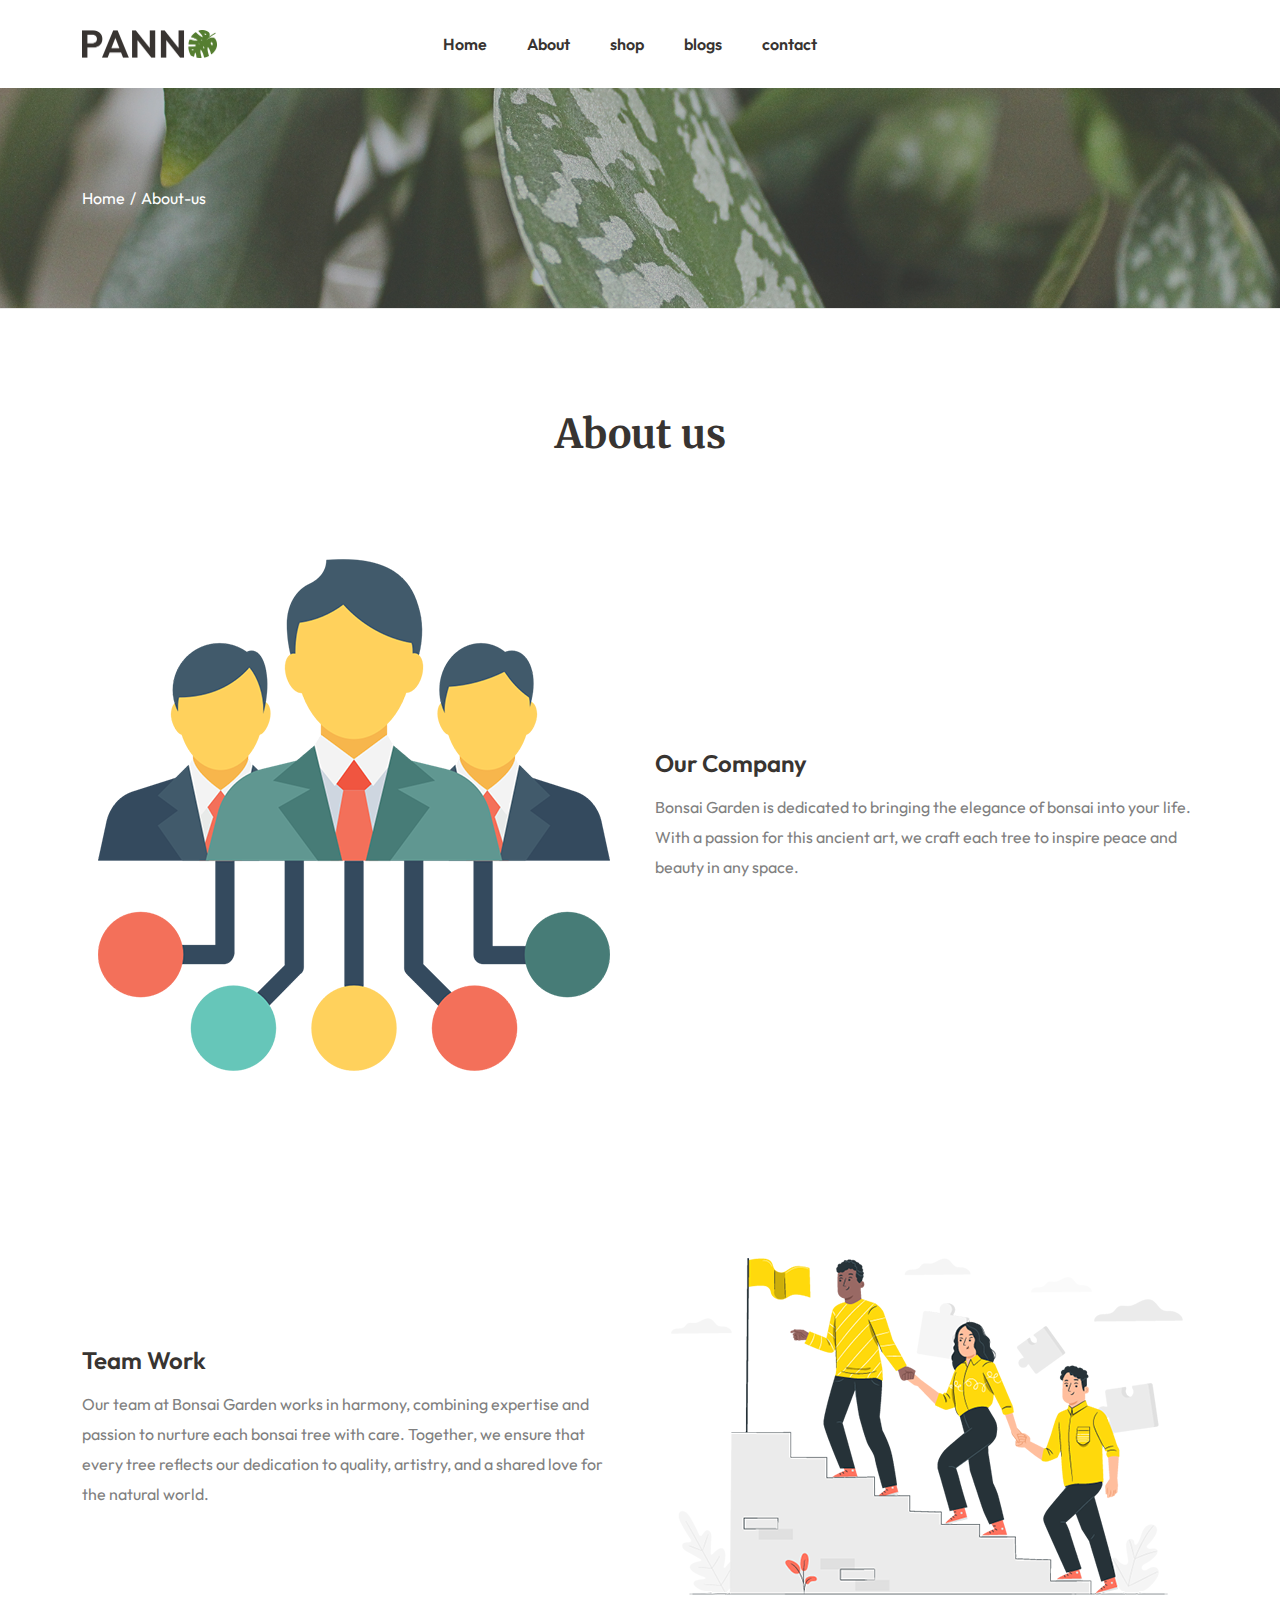
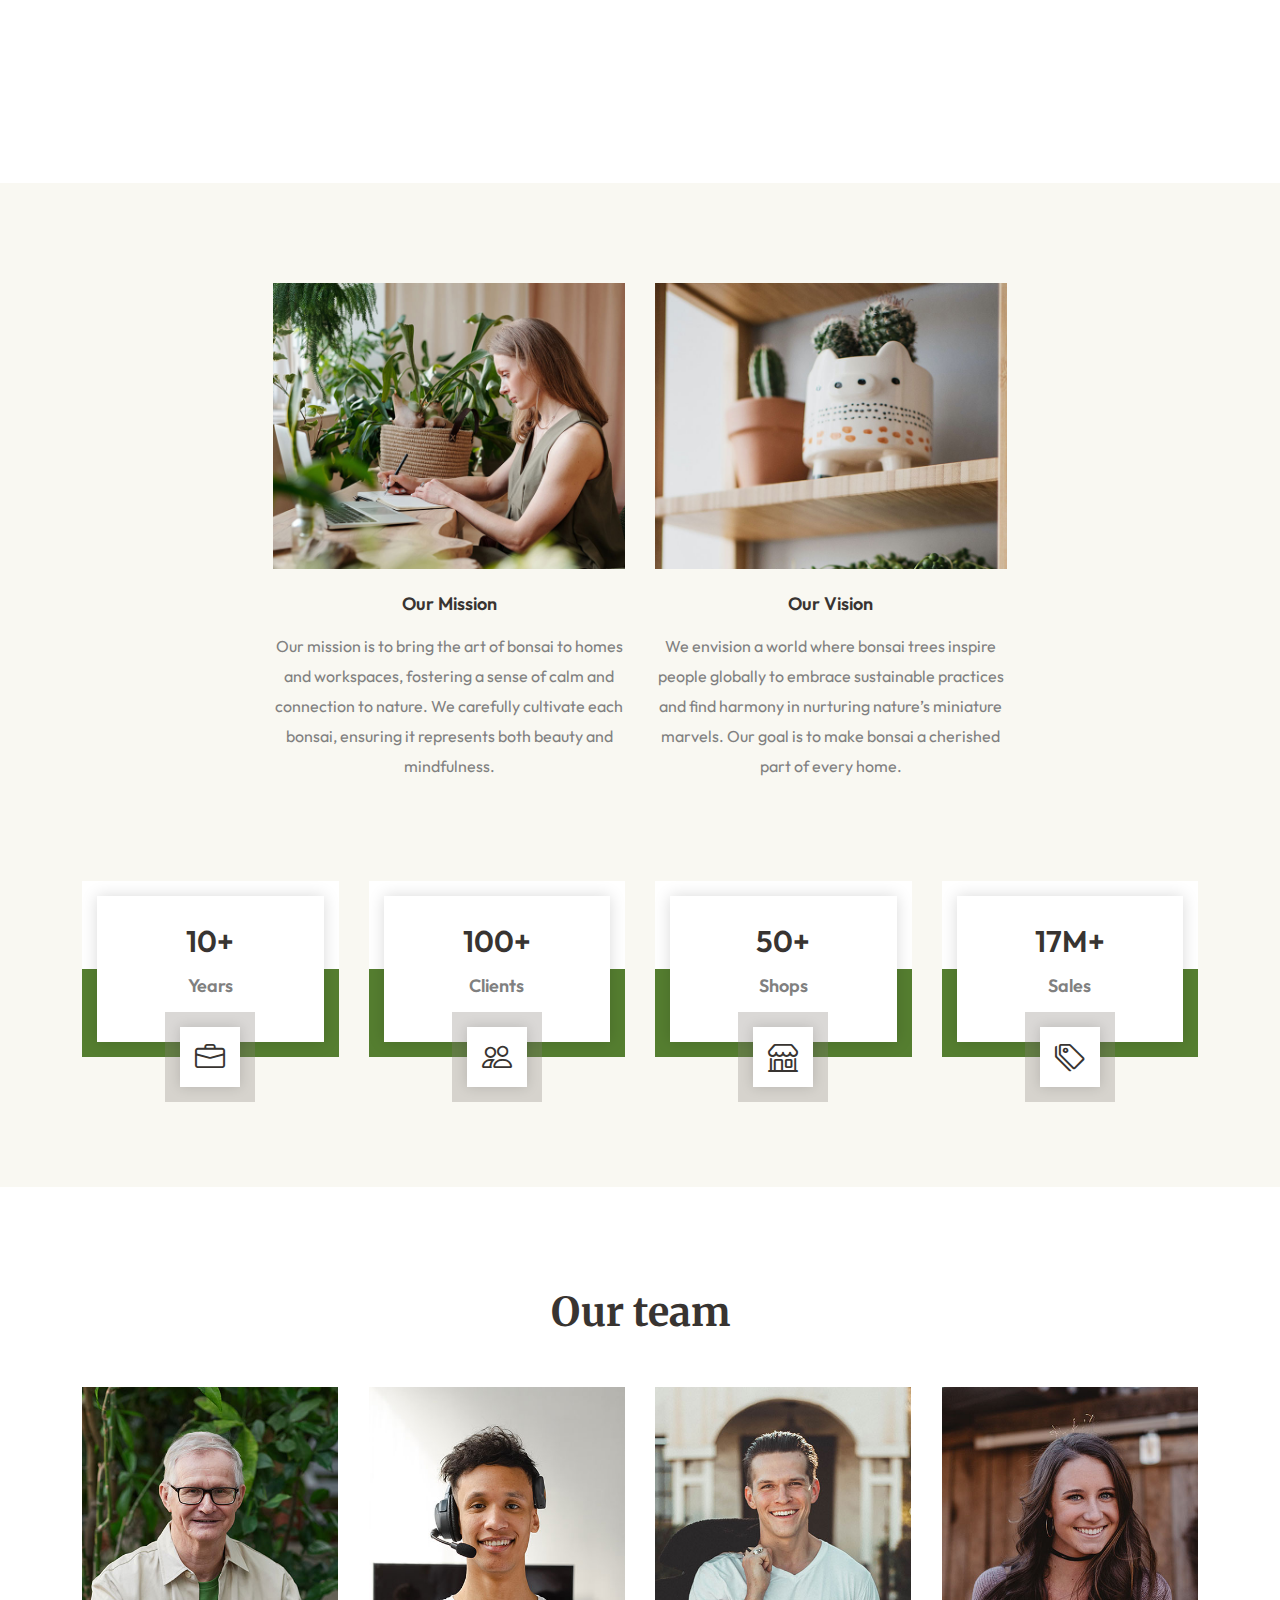
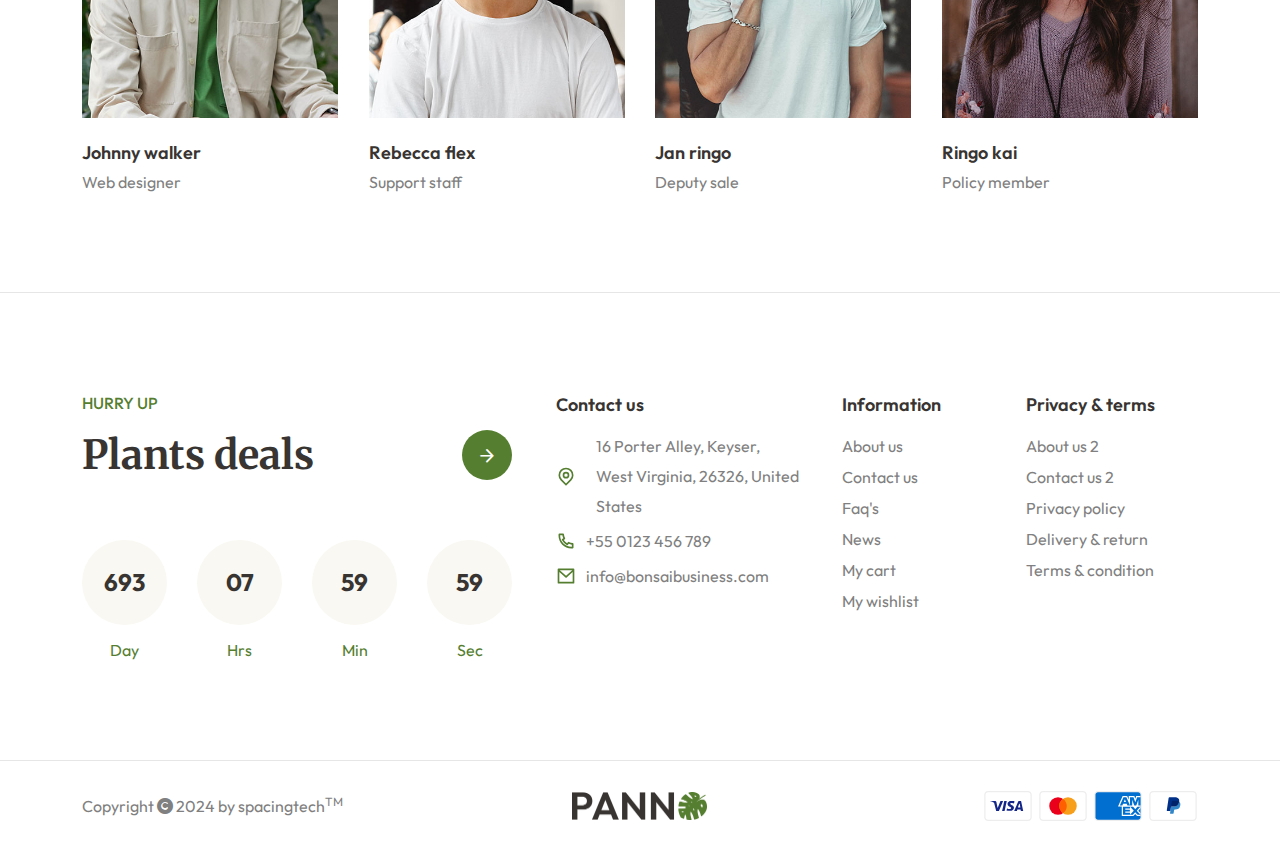
<file: about-us.html>
<!DOCTYPE html>
<html lang="en">
    
<!-- Mirrored from spacingtech.com/html/panno/panno/about-us.html by HTTrack Website Copier/3.x [XR&CO'2014], Sat, 09 Nov 2024 07:50:37 GMT -->
<!-- Added by HTTrack --><meta http-equiv="content-type" content="text/html;charset=UTF-8" /><!-- /Added by HTTrack -->
<head>
        <meta charset="utf-8">
        <meta name="description" content="A best stylish, creative, modern responsive template for different eCommerce business or industries." />
        <meta name="keywords" content="food template, bakery products, html, eCommerce html template,plants, organic food, restaurant, live tree, responsive, pizza, burger, furniture, mobile, watches, electronics, computers accessories, toys, jewellery, restaurant accessories" />
        <meta name="author" content="spacingtech_webify">
        <meta name="viewport" content="width=device-width, initial-scale=1">
        <!-- title -->
        <title>Panno - The Plants & Organic Food eCommerce HTML5 template</title>
        <!-- favicon -->
        <link rel="icon" type="image/x-icon" href="img/favicon/favicon.png">
        <!-- bootstrap css -->
        <link rel="stylesheet" type="text/css" href="css/bootstrap.min.css">
        <link rel="stylesheet" type="text/css" href="css/bootstrap-icons.css">
        <!-- magnific-popup css -->
        <link rel="stylesheet" type="text/css" href="css/magnific-popup.css">
        <!-- fontawesome css -->
        <link rel="stylesheet" type="text/css" href="css/all.min.css">
        <!--fether css -->
        <link rel="stylesheet" type="text/css" href="css/feather.css">
        <!-- animate css -->
        <link rel="stylesheet" type="text/css" href="css/animate.min.css">
        <!-- owl-carousel css -->
        <link rel="stylesheet" type="text/css" href="css/owl.carousel.min.css">
        <link rel="stylesheet" type="text/css" href="css/owl.theme.default.min.css">
        <!-- swiper css -->
        <link rel="stylesheet" type="text/css" href="css/swiper-bundle.min.css">
        <!-- slick slider css -->
        <link rel="stylesheet" type="text/css" href="css/slick.css">
        <!-- collection css -->
        <link rel="stylesheet" type="text/css" href="css/collection.css">
        <!-- blog css -->
        <link rel="stylesheet" type="text/css" href="css/blog.css">
        <!-- other-pages css -->
        <link rel="stylesheet" type="text/css" href= "css/other-pages.css">
        <!-- product-page css -->
        <link rel="stylesheet" type="text/css" href="css/product-page.css">
        <!-- theme css -->
        <link rel="stylesheet" type="text/css" href="css/theme.html">
        <!-- style css -->
        <link rel="stylesheet" type="text/css" href="css/style.css">
    </head>
    <body>
        <!-- header start -->
        <header class="main-header" id="stickyheader">
            <div class="header-top-area">
                <div class="container">
                    <div class="row">
                        <div class="col">
                            <div class="header-area">
                                <div class="header-element header-logo">
                                    <div class="header-theme-logo">
                                        <a href="index.html" class="theme-logo">
                                            <img src="img/logo/logo.png" class="img-fluid" alt="logo">
                                        </a>
                                    </div>
                                </div>
                                <div class="header-element header-menu">
                                    <!-- header-menu start -->
                                    
                                    
                                    
                                    
                                    
                                    
                                    
                                    
                                    
                                    
                                    
                                    
                                    
                                    
                                    
                                    
                                    
                                    
                                    
                                    
                                    
                                    
                                    
                                    
                                    
                                    
                                    
                                    
                                    
                                    
                                    
                                    
                                    
                                    
                                    
                                    
                                    
                                    
                                    
                                    
                                    
                                    
                                    
                                    
                                    
                                    
                                    
                                    
                                    
                                    
                                    
                                    
                                    
                                    
                                    
                                    
                                    
                                    
                                    
                                    
                                    
                                    
                                    
                                    
                                    
                                    
                                    
                                    
                                    
                                    
                                    
                                    
                                    
                                    
                                    
                                    
                                    
                                    
                                    
                                    
                                    
                                    
                                    
                                    
                                    
                                    
                                    
                                    
                                    
                                    
                                    
                                    
                                    
                                    
                                    
                                    
                                    
                                    
                                    
                                    
                                    
                                    
                                    
                                    
                                    
                                    
                                    
                                    
                                    
                                    
                                    
                                    
                                    
                                    
                                    
                                    
                                    
                                    
                                    
                                    
                                    
                                    
                                    
                                    
                                    
                                    
                                    
                                    
                                    
                                    
                                    
                                    
                                    
                                    
                                    
                                    
                                    
                                    
                                    
                                    
                                    
                                    
                                    
                                    
                                    
                                    
                                    
                                    
                                    
                                    
                                    
                                    
                                    
                                    
                                    
                                    
                                    
                                    
                                    
                                    
                                    
                                    
                                    
                                    
                                    
                                    
                                    
                                    
                                    
                                    
                                    
                                    
                                    
                                    
                                    
                                    
                                    
                                    
                                    
                                    
                                    
                                    
                                    
                                    
                                    
                                    
                                    
                                    
                                    
                                    
                                    
                                    
                                    
                                    
                                    
                                    
                                    
                                    
                                    
                                    
                                    
                                    
                                    
                                    
                                    
                                    
                                    
                                    
                                    
                                    
                                    
                                    
                                    
                                    
                                    
                                
                                
                                
                                
                                
                                
                                
                                
                                
                                
                                
                                
                                
                                
                                
                                
                                
                                
                                
                                
                                
                                
                                
                                
                                
                                
                                
                                
                                
                                
                                
                                
                                
                                
                                
                                
                                
                                
                                
                                
                                
                                
                                
                                
                                
                                
                                
                                
                                
                                
                                
                                
                                
                                
                                
                                
                                
                                
                                
                                
                                
                                
                                
                                
                                
                                
                                
                                
                                
                                
                                
                                
                                
                                
                                
                                
                                
                                
                                
                                
                                
                                
                                
                                
                                
                                
                                
                                
                                
                                
                                
                                
                                
                                
                                
                                
                                
                                
                                
                                
                                
                                
                                
                                
                                
                                
                                
                                
                                
                                
                                
                                
                                
                                
                                
                                
                                
                                
                                
                                
                                
                                
                                
                                
                                
                                
                                
                                
                                
                                
                                
                                
                                
                                
                                
                                
                                
                                
                                
                                
                                    <div class="mainmenu-content collapse show" id="main-collapse">
                                        <div class="main-wrap">
                                            <ul class="main-menu">
                                               
                                                <li class="menu-link">
                                                    <a href="index.html" class="link-title">
                                                        <span class="sp-link-title">Home</span>
                                                    </a>
                                                </li>
                                               
                                               
                                                <li class="menu-link">
                                                    <a href="about-us.html" class="link-title">
                                                        <span class="sp-link-title">About</span>
                                                    </a>
                                                </li>
                                                <li class="menu-link">
                                                    <a href="shop.html" class="link-title">
                                                        <span class="sp-link-title">shop</span>
                                                    </a>
                                                </li>
                                                <li class="menu-link">
                                                    <a href="blog-grid-without.html" class="link-title">
                                                        <span class="sp-link-title">blogs</span>
                                                    </a>
                                                </li>
                                                <li class="menu-link">
                                                    <a href="contact-us.html" class="link-title">
                                                        <span class="sp-link-title">contact</span>
                                                    </a>
                                                </li>                                                              
                                                                                                     
                                
                                
                                
                                
                                
                                
                                
                                
                                
                                
                                
                                
                                
                                
                                
                                
                                
                                
                                
                                
                                
                                
                                
                                
                                
                                
                                
                                
                                
                                
                                
                                
                                
                                
                                
                                
                                
                                
                                
                                
                                
                                
                                
                                
                                
                                
                                
                                
                                
                                
                                
                                
                                
                                
                                
                                
                                
                                
                                
                                
                                
                                
                                
                                
                                
                                
                                
                                
                                
                                
                                
                                
                                
                                
                                
                                
                                
                                
                                
                                
                                
                                
                                
                                
                                
                                
                                
                                
                                
                                
                                
                                
                                
                                
                                
                                
                                
                                
                                
                                
                                
                                
                                
                                
                                
                                
                                
                                
                                
                                
                                
                                
                                
                                
                                
                                
                                
                                
                                
                                
                                
                                
                                
                                
                                
                                
                                
                                
                                
                                
                                
                                
                                
                                
                                
                                
                                
                                
                                
                                
                                
                                
                                
                                
                                
                                
                                
                                
                                
                                
                                
                                
                                
                                
                                
                                
                                
                                
                                
                                
                                
                                
                                
                                
                                
                                
                                
                                
                                
                                    <!-- header-menu end -->
                                </div>
                                <div class="header-element header-icon">
                                    <div class="header-icon-block">
                                        <ul class="shop-element">
                                            <li class="side-wrap toggler-wrap">
                                                <div class="toggler-wrapper">
                                                    <button type="button" class="toggler-btn">
                                                    <span class="toggler-icon"><i class="feather-menu"></i></span>
                                                    </button>
                                                </div>
                                            </li>
                                            <li class="side-wrap search-wrap">
                                                <div class="search-wrapper">
                                                   
                                                   
                                                   
                                                </div>
                                            </li>
                                            <li class="side-wrap user-wrap">
                                                <div class="user-wrapper">
                                                   
                                                   
                                                   
                                                </div>
                                            </li>
                                            <li class="side-wrap wishlist-wrap">
                                                <div class="wishlist-wrapper">
                                                    <a href="wishlist-product.html">
                                                        
                                                           
                                                           
                                                        </span>
                                                    </a>
                                                </div>
                                            </li>
                                            <li class="side-wrap cart-wrap">
                                                <div class="cart-wrapper">
                                                    <a href="javascript:void(0)" class="js-cart-drawer">
                                                        <span class="cart-icon-count">
                                                           
                                                           
                                                        </span>
                                                    </a>
                                                </div>
                                            </li>
                                        </ul>
                                    </div>
                                </div>
                            </div>
                        </div>
                    </div>
                </div>
            </div>
        </header>
        <!-- header end -->
        <!-- main start -->
        <main id="main-content">
            <!-- breadcrumb start -->
            <section class="breadcrumb-area">
                <div class="container">
                    <div class="col">
                        <div class="row">
                            <div class="breadcrumb-index">
                                <!-- breadcrumb-list start -->
                                <ul class="breadcrumb-ul">
                                    <li class="breadcrumb-li">
                                        <a class="breadcrumb-link" href="index.html">Home</a>
                                    </li>
                                    <li class="breadcrumb-li">
                                        <span class="breadcrumb-text">About-us</span>
                                    </li>
                                </ul>
                                <!-- breadcrumb-list end -->
                            </div>
                        </div>
                    </div>
                </div>
            </section>
            <!-- breadcrumb end -->
            <!-- about-area start -->
            <section class="about-area section-ptb">
                <div class="container">
                    <div class="row">
                        <div class="col">
                            <div class="about-content">
                                <!-- about title start -->
                                <div class="section-capture">
                                    <div class="section-title">
                                        <h2><span>About us</span></h2>
                                    </div>
                                </div>
                                <!-- about title end -->
                                <!-- about banner start -->
                                <div class="about-banner">
                                    <div class="about-banner-area section-pt">
                                        <ul class="about-ul">
                                            <!-- about img start -->
                                            <li class="about-li about-company">
                                                <img src="img/about/our-company.png" class="img-fluid" alt="our-company">
                                            </li>
                                            <!-- about img end -->
                                            <!-- about desc start -->
                                            <li class="about-li abt-desc">
                                                <h6>Our Company</h6>
                                                <p>Bonsai Garden is dedicated to bringing the elegance of bonsai into your life. With a passion for this ancient art, we craft each tree to inspire peace and beauty in any space.</p>
                                            </li>
                                            
                                            
                                            
                                            
                                            <!-- about desc end -->
                                        </ul>
                                    </div>
                                    <div class="about-banner-area section-pt">
                                        <ul class="about-ul">
                                            <!-- about img start -->
                                            <li class="about-li about-company">
                                                <img src="img/about/team-work.png" class="img-fluid" alt="team-work">
                                            </li>
                                            <!-- about img end -->
                                            <!-- about desc start -->
                                            <li class="about-li abt-desc">
                                                <h6>Team Work</h6>
<p>Our team at Bonsai Garden works in harmony, combining expertise and passion to nurture each bonsai tree with care. Together, we ensure that every tree reflects our dedication to quality, artistry, and a shared love for the natural world.</p>

                                                
                                            </li>
                                            <!-- about desc end -->
                                        </ul>
                                    </div>
                                </div>
                                <!-- about banner end -->
                            </div>
                        </div>
                    </div>
                </div>
            </section>
            <!-- about-area end -->
            <!-- about-vision start-->
            <section class="about-vision section-pt bg-color">
                <div class="container">
                    <div class="row">
                        <div class="col">
                            <div class="abt-vision">
                                <ul class="abt-vision-ul">
                                    <li class="abt-vision-li">
                                        <div class="abt-vision-content">
                                            <img src="img/about/our-vision3.jpg" class="img-fluid" alt="Our-mission">
                                            <h6>Our Mission</h6>
                                            <p>Our mission is to bring the art of bonsai to homes and workspaces, fostering a sense of calm and connection to nature. We carefully cultivate each bonsai, ensuring it represents both beauty and mindfulness.</p>
                                        </div>
                                    </li>
                                    <li class="abt-vision-li">
                                        <div class="abt-vision-content">
                                            <img src="img/about/our-mission2.jpg" class="img-fluid" alt="Our-vision">
                                            <h6>Our Vision</h6>
                                            <p>We envision a world where bonsai trees inspire people globally to embrace sustainable practices and find harmony in nurturing nature’s miniature marvels. Our goal is to make bonsai a cherished part of every home.</p>
                                        </div>
                                    </li>
                                    
                                    
                                    
                                    
                                    
                                    
                                    
                                </ul>
                            </div>
                        </div>
                    </div>
                </div>
            </section>
            
            
            
            
            
            
            
            
            
            
            
            
            
            
            
            
            
            
            
            
            
            
            
            
            
            
            
            
            
            
            
            
            
            <!-- about-vision end-->
            <!-- project-count start-->
            <section class="project-count section-ptb bg-color">
                <div class="container">
                    <div class="row">
                        <div class="col">
                            <div class="single-count">
                                <ul>
                                    <li class="count-wrap">
                                        <!-- project info start -->
                                        <div class="count-info">
                                            <div class="count">
                                                <span class="count-number">10</span>
                                                <span>+</span>
                                            </div>
                                            <h6>Years</h6>
                                        </div>
                                        <!-- project info end -->
                                        <!-- project icon start -->
                                        <div class="counter-icon">
                                            <a href="javascript:void(0)"><i class="bi bi-briefcase"></i></a>
                                        </div>
                                        <!-- project icon end -->
                                    </li>
                                    <li class="count-wrap">
                                        <!-- project info start -->
                                        <div class="count-info">
                                            <div class="count">
                                                <span class="count-number">100</span>
                                                <span>+</span>
                                            </div>
                                            <h6>Clients</h6>
                                        </div>
                                        <!-- project info end -->
                                        <!-- project icon start -->
                                        <div class="counter-icon">
                                            <a href="javascript:void(0)"><i class="bi bi-people"></i></a>
                                        </div>
                                        <!-- project icon end -->
                                    </li>
                                    <li class="count-wrap">
                                        <!-- project info start -->
                                        <div class="count-info">
                                            <div class="count">
                                                <span class="count-number">50</span>
                                                <span>+</span>
                                            </div>
                                            <h6>Shops</h6>
                                        </div>
                                        <!-- project info end -->
                                        <!-- project icon start -->
                                        <div class="counter-icon">
                                            <a href="javascript:void(0)"><i class="bi bi-shop"></i></a>
                                        </div>
                                        <!-- project icon end -->
                                    </li>
                                    <li class="count-wrap">
                                        <!-- project info start -->
                                        <div class="count-info">
                                            <div class="count">
                                                <span class="count-number">17</span>
                                                <span>M+</span>
                                            </div>
                                            <h6>Sales</h6>
                                        </div>
                                        <!-- project info end -->
                                        <!-- project icon start -->
                                        <div class="counter-icon">
                                            <a href="javascript:void(0)"><i class="bi bi-tags"></i></a>
                                        </div>
                                        <!-- project icon end -->
                                    </li>
                                </ul>
                            </div>
                        </div>
                    </div>
                </div>
            </section>
            <!-- project-count end-->
            <!-- about-team start-->
            <section class="about-team section-ptb">
                <div class="container">
                    <div class="row">
                        <div class="col">
                            <div class="our-team">
                                <div class="section-capture">
                                    <div class="section-title">
                                        <h2><span class="title-main">Our team</span></h2>
                                    </div>
                                </div>
                                <div class="team-wrap">
                                    <ul class="team-ul">
                                        <li class="team-li">
                                            <a href="javascript:void(0)" class="banner-img">
                                                <img src="img/team/team-1.jpg" class="img-fluid" alt="team-1">
                                            </a>
                                            <div class="team-info">
                                                <h6>Johnny walker</h6>
                                                <span>Web designer</span>
                                            </div>
                                        </li>
                                        <li class="team-li">
                                            <a href="javascript:void(0)" class="banner-img">
                                                <img src="img/team/team-2.jpg" class="img-fluid" alt="team-2">
                                            </a>
                                            <div class="team-info">
                                                <h6>Rebecca flex</h6>
                                                <span>Support staff</span>
                                            </div>
                                        </li>
                                        <li class="team-li">
                                            <a href="javascript:void(0)" class="banner-img">
                                                <img src="img/team/team-3.jpg" class="img-fluid" alt="team-3">
                                            </a>
                                            <div class="team-info">
                                                <h6>Jan ringo</h6>
                                                <span>Deputy sale</span>
                                            </div>
                                        </li>
                                        <li class="team-li">
                                            <a href="javascript:void(0)" class="banner-img">
                                                <img src="img/team/team-4.jpg" class="img-fluid" alt="team-4">
                                            </a>
                                            <div class="team-info">
                                                <h6>Ringo kai</h6>
                                                <span>Policy member</span>
                                            </div>
                                        </li>
                                    </ul>
                                </div>
                            </div>
                        </div>
                    </div>
                </div>
            </section>
            <!-- about-team end-->
        </main>
        <!-- main section end-->
        <!-- footer start -->
        <div class="footer-area section-ptb bt">
            <div class="container">
                <div class="row">
                    <div class="col">
                        <div class="footer-list">
                            <ul class="footer-ul">
                                <li class="footer-li deal-block">
                                    <div class="footer-deal">
                                        <div class="section-capture">
                                            <div class="section-title">
                                                <span class="sub-title">Hurry Up</span>
                                                <h2>Plants deals</h2>
                                            </div>
                                            <div class="deal-button">
                                                <a href="collection.html" class="deal-btn">
                                                    <span class="btn-icon"><i class="feather-arrow-right"></i></span>
                                                </a>
                                            </div>
                                        </div>
                                        <div class="timer-section">
                                            <ul class="clock" id="clock1">
                                                <!-- deal day start -->
                                                <li class="clock-li clock-day">
                                                    <div class="clock-wrap">
                                                        <span class="time days"></span>
                                                        <div class="clock-text">Day</div>
                                                    </div>
                                                </li>
                                                <!-- deal day end -->
                                                <!-- deal hours start -->
                                                <li class="clock-li sclock-hours">
                                                    <div class="clock-wrap">
                                                        <span class="time hours"></span>
                                                        <div class="clock-text">Hrs</div>
                                                    </div>
                                                </li>
                                                <!-- deal hours end -->
                                                <!-- deal minute start -->
                                                <li class="clock-li sclock-minutes">
                                                    <div class="clock-wrap">
                                                        <span class="time minutes"></span>
                                                        <div class="clock-text">Min</div>
                                                    </div>
                                                </li>
                                                <!-- deal minute end -->
                                                <!-- deal second start -->
                                                <li class="clock-li sclock-seconds">
                                                    <div class="clock-wrap">
                                                        <span class="time seconds"></span>
                                                        <div class="clock-text">Sec</div>
                                                    </div>
                                                </li>
                                                <!-- deal second end -->
                                            </ul>
                                        </div>
                                    </div>
                                </li>
                                <li class="footer-li footer-contact">
                                    <ul class="ftlist-ul">
                                        <li class="ftlist-li">
                                            <h2 class="ftlist-title">Contact us</h2>
                                            <a data-bs-toggle="collapse" href="#footer-contact" class="ftlist-title">
                                                <span>Contact us</span>
                                                <span><i class="fa-solid fa-plus"></i></span>
                                            </a>
                                            <ul class="ftcontact-ul collapse" id="footer-contact">
                                                <li class="ftcontact-li">
                                                    <div class="ft-contact-add">
                                                        <span class="info-icon"><svg xmlns="http://www.w3.org/2000/svg" width="1em" height="1em" viewBox="0 0 24 24"><path fill="currentColor" d="m12 20.9l4.95-4.95a7 7 0 1 0-9.9 0zm0 2.828l-6.364-6.364a9 9 0 1 1 12.728 0zM12 13a2 2 0 1 0 0-4a2 2 0 0 0 0 4m0 2a4 4 0 1 1 0-8a4 4 0 0 1 0 8"/></svg></span>
                                                        <div class="info-block">
                                                            <div class="info-block">
                                                                <p>16 Porter Alley, Keyser,</p>
                                                                <p>West Virginia, 26326, United States</p>
                                                            </div>
                                                            
                                                        </div>
                                                    </div>
                                                </li>
                                                <li class="ftcontact-li">
                                                    <div class="ft-contact-add">
                                                        <span class="info-icon"><svg xmlns="http://www.w3.org/2000/svg" width="1em" height="1em" viewBox="0 0 24 24"><path fill="currentColor" d="M9.366 10.682a10.556 10.556 0 0 0 3.952 3.952l.884-1.238a1 1 0 0 1 1.294-.296a11.421 11.421 0 0 0 4.583 1.364a1 1 0 0 1 .921.997v4.462a1 1 0 0 1-.898.995A15.51 15.51 0 0 1 18.5 21C9.94 21 3 14.06 3 5.5c0-.538.027-1.072.082-1.602A1 1 0 0 1 4.077 3h4.462a1 1 0 0 1 .997.921A11.421 11.421 0 0 0 10.9 8.504a1 1 0 0 1-.296 1.294zm-2.522-.657l1.9-1.357A13.41 13.41 0 0 1 7.647 5H5.01c-.006.166-.009.333-.009.5C5 12.956 11.044 19 18.5 19c.167 0 .334-.003.5-.01v-2.637a13.41 13.41 0 0 1-3.668-1.097l-1.357 1.9a12.45 12.45 0 0 1-1.588-.75l-.058-.033a12.556 12.556 0 0 1-4.702-4.702l-.033-.058a12.441 12.441 0 0 1-.75-1.588"/></svg></span>
                                                        <div class="info-block">
                                                            <a href="tel:+550123456789" class="ft-contact-address">+55 0123 456 789</a>
                                                        </div>
                                                    </div>
                                                </li>
                                                <li class="ftcontact-li">
                                                    <div class="ft-contact-add">
                                                        <span class="info-icon"><svg xmlns="http://www.w3.org/2000/svg" width="1em" height="1em" viewBox="0 0 24 24"><path fill="currentColor" d="M3 3h18a1 1 0 0 1 1 1v16a1 1 0 0 1-1 1H3a1 1 0 0 1-1-1V4a1 1 0 0 1 1-1m17 4.238l-7.928 7.1L4 7.216V19h16zM4.511 5l7.55 6.662L19.502 5z"/></svg></span>
                                                        <div class="info-block">
                                                            <a href="mailto:demo@demo.com" class="ft-contact-address">info@bonsaibusiness.com</a>
                                                        </div>
                                                    </div>
                                                </li>
                                            </ul>
                                        </li>
                                    </ul>
                                </li>
                                <li class="footer-li">
                                    <div class="menu-content">
                                        <ul class="ftlist-ul">
                                            <li class="ftlist-li">
                                                <h2 class="ftlist-title">Information</h2>
                                                <a data-bs-toggle="collapse" href="#footer-information" class="ftlist-title">
                                                    <span>Information</span>
                                                    <span><i class="fa-solid fa-plus"></i></span>
                                                </a>
                                                <ul class="ftlink-ul collapse" id="footer-information">
                                                    <li class="ftlink-li">
                                                        <a href="about-us.html">About us</a>
                                                    </li>
                                                    <li class="ftlink-li">
                                                        <a href="contact-us.html">Contact us</a>
                                                    </li>
                                                    <li class="ftlink-li">
                                                        <a href="faq.html">Faq's</a>
                                                    </li>
                                                    <li class="ftlink-li">
                                                        <a href="article-post.html">News</a>
                                                    </li>
                                                    <li class="ftlink-li">
                                                        <a href="cart-page.html">My cart</a>
                                                    </li>
                                                    <li class="ftlink-li">
                                                        <a href="wishlist-product.html">My wishlist</a>
                                                    </li>
                                                </ul>
                                            </li>
                                        </ul>
                                    </div>
                                </li>
                                <li class="footer-li">
                                    <div class="menu-content">
                                        <ul class="ftlist-ul">
                                            <li class="ftlist-li">
                                                <h2 class="ftlist-title">Privacy &amp; terms</h2>
                                                <a data-bs-toggle="collapse" href="#footer-privacy" class="ftlist-title">
                                                    <span>Privacy &amp; terms</span>
                                                    <span><i class="fa-solid fa-plus"></i></span>
                                                </a>
                                                <ul class="ftlink-ul collapse" id="footer-privacy">
                                                    <li class="ftlink-li">
                                                        <a href="about-us-2.html">About us 2</a>
                                                    </li>
                                                    <li class="ftlink-li">
                                                        <a href="contact-us-2.html">Contact us 2</a>
                                                    </li>
                                                    <li class="ftlink-li">
                                                        <a href="privacy-policy.html">Privacy policy</a>
                                                    </li>
                                                    <li class="ftlink-li">
                                                        <a href="return-policy.html">Delivery & return</a>
                                                    </li>
                                                    <li class="ftlink-li">
                                                        <a href="terms-condition.html">Terms & condition</a>
                                                    </li>
                                                </ul>
                                            </li>
                                        </ul>
                                    </div>
                                </li>
                            </ul>
                        </div>
                    </div>
                </div>
            </div>
        </div>
        <!-- footer end -->
        <!-- footer-copyright start -->
        <footer class="ft-copyright-area bt">
            <div class="container">
                <div class="row">
                    <div class="col">
                        <div class="ft-copyright">
                            <ul class="ft-copryright-ul">
                                <li class="ft-copryright-li ft-copyright-text">
                                    <p>
                                        <span>Copyright</span>
                                        <span class="copy-icon"><i class="fa fa-copyright"></i></span>
                                        <span> 2024 by spacingtech<sup>TM</sup></span>
                                    </p>
                                </li>
                                <li class="ft-copryright-li ft-logo-image">
                                    <a href="index.html" class="theme-logo">
                                        <img src="img/logo/logo.png" class="img-fluid" alt="footer-logo">
                                    </a>
                                </li>
                                <li class="ft-copryright-li ft-payment">
                                    <ul class="payment-icon">
                                        <li>
                                            <a href="index.html"><svg viewBox="0 0 38 24" xmlns="http://www.w3.org/2000/svg" role="img" width="38" height="24" aria-labelledby="pi-visa"><title id="pi-visa">Visa</title><path opacity=".07" d="M35 0H3C1.3 0 0 1.3 0 3v18c0 1.7 1.4 3 3 3h32c1.7 0 3-1.3 3-3V3c0-1.7-1.4-3-3-3z"></path><path fill="#fff" d="M35 1c1.1 0 2 .9 2 2v18c0 1.1-.9 2-2 2H3c-1.1 0-2-.9-2-2V3c0-1.1.9-2 2-2h32"></path><path d="M28.3 10.1H28c-.4 1-.7 1.5-1 3h1.9c-.3-1.5-.3-2.2-.6-3zm2.9 5.9h-1.7c-.1 0-.1 0-.2-.1l-.2-.9-.1-.2h-2.4c-.1 0-.2 0-.2.2l-.3.9c0 .1-.1.1-.1.1h-2.1l.2-.5L27 8.7c0-.5.3-.7.8-.7h1.5c.1 0 .2 0 .2.2l1.4 6.5c.1.4.2.7.2 1.1.1.1.1.1.1.2zm-13.4-.3l.4-1.8c.1 0 .2.1.2.1.7.3 1.4.5 2.1.4.2 0 .5-.1.7-.2.5-.2.5-.7.1-1.1-.2-.2-.5-.3-.8-.5-.4-.2-.8-.4-1.1-.7-1.2-1-.8-2.4-.1-3.1.6-.4.9-.8 1.7-.8 1.2 0 2.5 0 3.1.2h.1c-.1.6-.2 1.1-.4 1.7-.5-.2-1-.4-1.5-.4-.3 0-.6 0-.9.1-.2 0-.3.1-.4.2-.2.2-.2.5 0 .7l.5.4c.4.2.8.4 1.1.6.5.3 1 .8 1.1 1.4.2.9-.1 1.7-.9 2.3-.5.4-.7.6-1.4.6-1.4 0-2.5.1-3.4-.2-.1.2-.1.2-.2.1zm-3.5.3c.1-.7.1-.7.2-1 .5-2.2 1-4.5 1.4-6.7.1-.2.1-.3.3-.3H18c-.2 1.2-.4 2.1-.7 3.2-.3 1.5-.6 3-1 4.5 0 .2-.1.2-.3.2M5 8.2c0-.1.2-.2.3-.2h3.4c.5 0 .9.3 1 .8l.9 4.4c0 .1 0 .1.1.2 0-.1.1-.1.1-.1l2.1-5.1c-.1-.1 0-.2.1-.2h2.1c0 .1 0 .1-.1.2l-3.1 7.3c-.1.2-.1.3-.2.4-.1.1-.3 0-.5 0H9.7c-.1 0-.2 0-.2-.2L7.9 9.5c-.2-.2-.5-.5-.9-.6-.6-.3-1.7-.5-1.9-.5L5 8.2z" fill="#142688"></path></svg></a>
                                        </li>
                                        <li>
                                            <a href="index.html"><svg viewBox="0 0 38 24" xmlns="http://www.w3.org/2000/svg" role="img" width="38" height="24" aria-labelledby="pi-master"><title id="pi-master">Mastercard</title><path opacity=".07" d="M35 0H3C1.3 0 0 1.3 0 3v18c0 1.7 1.4 3 3 3h32c1.7 0 3-1.3 3-3V3c0-1.7-1.4-3-3-3z"></path><path fill="#fff" d="M35 1c1.1 0 2 .9 2 2v18c0 1.1-.9 2-2 2H3c-1.1 0-2-.9-2-2V3c0-1.1.9-2 2-2h32"></path><circle fill="#EB001B" cx="15" cy="12" r="7"></circle><circle fill="#F79E1B" cx="23" cy="12" r="7"></circle><path fill="#FF5F00" d="M22 12c0-2.4-1.2-4.5-3-5.7-1.8 1.3-3 3.4-3 5.7s1.2 4.5 3 5.7c1.8-1.2 3-3.3 3-5.7z"></path></svg></a>
                                        </li>
                                        <li>
                                            <a href="index.html"><svg xmlns="http://www.w3.org/2000/svg" role="img" aria-labelledby="pi-american_express" viewBox="0 0 38 24" width="38" height="24"><title id="pi-american_express">American Express</title><path fill="#000" d="M35 0H3C1.3 0 0 1.3 0 3v18c0 1.7 1.4 3 3 3h32c1.7 0 3-1.3 3-3V3c0-1.7-1.4-3-3-3Z" opacity=".07"></path><path fill="#006FCF" d="M35 1c1.1 0 2 .9 2 2v18c0 1.1-.9 2-2 2H3c-1.1 0-2-.9-2-2V3c0-1.1.9-2 2-2h32Z"></path><path fill="#FFF" d="M22.012 19.936v-8.421L37 11.528v2.326l-1.732 1.852L37 17.573v2.375h-2.766l-1.47-1.622-1.46 1.628-9.292-.02Z"></path><path fill="#006FCF" d="M23.013 19.012v-6.57h5.572v1.513h-3.768v1.028h3.678v1.488h-3.678v1.01h3.768v1.531h-5.572Z"></path><path fill="#006FCF" d="m28.557 19.012 3.083-3.289-3.083-3.282h2.386l1.884 2.083 1.89-2.082H37v.051l-3.017 3.23L37 18.92v.093h-2.307l-1.917-2.103-1.898 2.104h-2.321Z"></path><path fill="#FFF" d="M22.71 4.04h3.614l1.269 2.881V4.04h4.46l.77 2.159.771-2.159H37v8.421H19l3.71-8.421Z"></path><path fill="#006FCF" d="m23.395 4.955-2.916 6.566h2l.55-1.315h2.98l.55 1.315h2.05l-2.904-6.566h-2.31Zm.25 3.777.875-2.09.873 2.09h-1.748Z"></path><path fill="#006FCF" d="M28.581 11.52V4.953l2.811.01L32.84 9l1.456-4.046H37v6.565l-1.74.016v-4.51l-1.644 4.494h-1.59L30.35 7.01v4.51h-1.768Z"></path></svg></a>
                                        </li>
                                        <li>
                                            <a href="index.html"><svg viewBox="0 0 38 24" xmlns="http://www.w3.org/2000/svg" width="38" height="24" role="img" aria-labelledby="pi-paypal"><title id="pi-paypal">PayPal</title><path opacity=".07" d="M35 0H3C1.3 0 0 1.3 0 3v18c0 1.7 1.4 3 3 3h32c1.7 0 3-1.3 3-3V3c0-1.7-1.4-3-3-3z"></path><path fill="#fff" d="M35 1c1.1 0 2 .9 2 2v18c0 1.1-.9 2-2 2H3c-1.1 0-2-.9-2-2V3c0-1.1.9-2 2-2h32"></path><path fill="#003087" d="M23.9 8.3c.2-1 0-1.7-.6-2.3-.6-.7-1.7-1-3.1-1h-4.1c-.3 0-.5.2-.6.5L14 15.6c0 .2.1.4.3.4H17l.4-3.4 1.8-2.2 4.7-2.1z"></path><path fill="#3086C8" d="M23.9 8.3l-.2.2c-.5 2.8-2.2 3.8-4.6 3.8H18c-.3 0-.5.2-.6.5l-.6 3.9-.2 1c0 .2.1.4.3.4H19c.3 0 .5-.2.5-.4v-.1l.4-2.4v-.1c0-.2.3-.4.5-.4h.3c2.1 0 3.7-.8 4.1-3.2.2-1 .1-1.8-.4-2.4-.1-.5-.3-.7-.5-.8z"></path><path fill="#012169" d="M23.3 8.1c-.1-.1-.2-.1-.3-.1-.1 0-.2 0-.3-.1-.3-.1-.7-.1-1.1-.1h-3c-.1 0-.2 0-.2.1-.2.1-.3.2-.3.4l-.7 4.4v.1c0-.3.3-.5.6-.5h1.3c2.5 0 4.1-1 4.6-3.8v-.2c-.1-.1-.3-.2-.5-.2h-.1z"></path></svg></a>
                                        </li>
                                    </ul>
                                </li>
                            </ul>
                        </div>
                    </div>
                </div>
            </div>
        </footer>
        <!-- footer-copyright end -->
        <!-- mobile-menu start -->
        <div class="mobile-menu" id="mobile-menu">
            <div class="mobile-contents">
                <div class="menu-close">
                    <button class="menu-close-btn">
                    <span class="menu-close-icon"><i class="feather-x"></i></span>
                    </button>
                </div>
                <div class="mobilemenu-content">
                    <div class="main-wrap">
                        <ul class="main-menu">
                            <li class="menu-link">
                                <a href="#menu-single" class="link-title" data-bs-toggle="collapse" aria-expanded="false">
                                    <span class="sp-link-title">Home</span>
                                    <span class="menu-arrow"><i class="fa-solid fa-angle-down"></i></span>
                                </a>
                                <div class="menu-dropdown menu-single collapse" id="menu-single">
                                    <ul class="ul">
                                        <li class="menusingle-li">
                                            <a href="index7.html" class="menusingle-title">
                                                <span class="sp-link-title">Food &amp; bakery<span class="header-sale-lable">New</span></span>
                                            </a>
                                        </li>
                                        <li class="menusingle-li">
                                            <a href="index6.html" class="menusingle-title">
                                                <span class="sp-link-title">Online plants</span>
                                            </a>
                                        </li>
                                        <li class="menusingle-li">
                                            <a href="index.html" class="menusingle-title">
                                                <span class="sp-link-title">Live plants</span>
                                            </a>
                                        </li>
                                        <li class="menusingle-li">
                                            <a href="index2.html" class="menusingle-title">
                                                <span class="sp-link-title">Organic food</span>
                                            </a>
                                        </li>
                                        <li class="menusingle-li">
                                            <a href="index3.html" class="menusingle-title">
                                                <span class="sp-link-title">Restaurants</span>
                                            </a>
                                        </li>
                                        <li class="menusingle-li">
                                            <a href="index4.html" class="menusingle-title">
                                                <span class="sp-link-title">Plants & trees</span>
                                            </a>
                                        </li>
                                        <li class="menusingle-li">
                                            <a href="index5.html" class="menusingle-title">
                                                <span class="sp-link-title">Juice & drink</span>
                                            </a>
                                        </li>
                                    </ul>
                                </div>
                            </li>
                            <li class="menu-link">
                                <a href="#menu-mega" class="link-title" data-bs-toggle="collapse" aria-expanded="false">
                                    <span class="sp-link-title">Product</span>
                                    <span class="menu-arrow"><i class="fa-solid fa-angle-down"></i></span>
                                </a>
                                <div class="menu-dropdown menu-mega collapse" id="menu-mega">
                                    <ul class="ul container p-0">
                                        <li class="menumega-li">
                                            <a href="#menumega-sup1" class="menumega-title" data-bs-toggle="collapse" aria-expanded="false">
                                                <span class="sp-link-title">Shop page</span>
                                                <span class="menu-arrow"><i class="fa-solid fa-angle-down"></i></span>
                                            </a>
                                            <div class="menumegasup-dropdown collapse" id="menumega-sup1">
                                                <ul class="menumegasup-ul">
                                                    <li class="menumegasup-li">
                                                        <a href="collection-without.html" class="menumegasup-title">
                                                            <span class="sp-link-title">Collection</span>
                                                        </a>
                                                    </li>
                                                    <li class="menumegasup-li">
                                                        <a href="collection.html" class="menumegasup-title">
                                                            <span class="sp-link-title">Collection left</span>
                                                        </a>
                                                    </li>
                                                    <li class="menumegasup-li">
                                                        <a href="collection-right.html" class="menumegasup-title">
                                                            <span class="sp-link-title">Collection right</span>
                                                        </a>
                                                    </li>
                                                    <li class="menumegasup-li">
                                                        <a href="collection-list-without.html" class="menumegasup-title">
                                                            <span class="sp-link-title">Collection list</span>
                                                        </a>
                                                    </li>
                                                    <li class="menumegasup-li">
                                                        <a href="collection-list.html" class="menumegasup-title">
                                                            <span class="sp-link-title">Collection list left</span>
                                                        </a>
                                                    </li>
                                                    <li class="menumegasup-li">
                                                        <a href="collection-list-right.html" class="menumegasup-title">
                                                            <span class="sp-link-title">Collection list right</span>
                                                        </a>
                                                    </li>
                                                </ul>
                                            </div>
                                        </li>
                                        <li class="menumega-li">
                                            <a href="#menumega-sup2" class="menumega-title" data-bs-toggle="collapse" aria-expanded="false">
                                                <span class="sp-link-title">Product page</span>
                                                <span class="menu-arrow"><i class="fa-solid fa-angle-down"></i></span>
                                            </a>
                                            <div class="menumegasup-dropdown collapse" id="menumega-sup2">
                                                <ul class="menumegasup-ul">
                                                    <li class="menumegasup-li">
                                                        <a href="product-template.html" class="menumegasup-title">
                                                            <span class="sp-link-title">Product layout</span>
                                                        </a>
                                                    </li>
                                                    <li class="menumegasup-li">
                                                        <a href="product-template2.html" class="menumegasup-title">
                                                            <span class="sp-link-title">Product tab</span>
                                                        </a>
                                                    </li>
                                                    <li class="menumegasup-li">
                                                        <a href="product-template3.html" class="menumegasup-title">
                                                            <span class="sp-link-title">Product advance</span>
                                                        </a>
                                                    </li>
                                                    <li class="menumegasup-li">
                                                        <a href="product-template4.html" class="menumegasup-title">
                                                            <span class="sp-link-title">Product accordion</span>
                                                        </a>
                                                    </li>
                                                    <li class="menumegasup-li">
                                                        <a href="product-template5.html" class="menumegasup-title">
                                                            <span class="sp-link-title">Product center</span>
                                                        </a>
                                                    </li>
                                                    <li class="menumegasup-li">
                                                        <a href="product-template6.html" class="menumegasup-title">
                                                            <span class="sp-link-title">Product sticky</span>
                                                        </a>
                                                    </li>
                                                    <li class="menumegasup-li">
                                                        <a href="product-template7.html" class="menumegasup-title">
                                                            <span class="sp-link-title">Product side</span>
                                                        </a>
                                                    </li>
                                                </ul>
                                            </div>
                                        </li>
                                        <li class="menumega-li">
                                            <div class="menu-product">
                                                <ul class="menumegasup-ul">
                                                    <li class="menumegasup-li">
                                                        <div class="product-menu-list">
                                                            <div class="single-product-wrap">
                                                                <div class="product-image">
                                                                    <a href="product-template.html" class="pro-img">
                                                                        <img class="img-fluid img1" src="img/menu/home1-pro-banner1.jpg" alt="menupro-1">
                                                                        <img class="img-fluid img2" src="img/menu/home1-pro-banner2.jpg" alt="menupro-2">
                                                                    </a>
                                                                </div>
                                                                <div class="product-content">
                                                                    <h6><a href="product-template.html">Philodendron birkin</a></h6>
                                                                    <div class="price-box">
                                                                        <span class="new-price">$25.00</span>
                                                                        <span class="old-price">$45.00</span>
                                                                    </div>
                                                                </div>
                                                            </div>
                                                        </div>
                                                    </li>
                                                    <li class="menumegasup-li">
                                                        <div class="product-menu-list">
                                                            <div class="single-product-wrap">
                                                                <div class="product-image">
                                                                    <a href="product-template.html" class="pro-img">
                                                                        <img class="img-fluid img1" src="img/menu/home1-pro-banner3.jpg" alt="menupro-3">
                                                                        <img class="img-fluid img2" src="img/menu/home1-pro-banner4.jpg" alt="menupro-4">
                                                                    </a>
                                                                </div>
                                                                <div class="product-content">
                                                                    <h6><a href="product-template.html">Majesty palm</a></h6>
                                                                    <div class="price-box">
                                                                        <span class="new-price">$11.00</span>
                                                                        <span class="old-price">$19.00</span>
                                                                    </div>
                                                                </div>
                                                            </div>
                                                        </div>
                                                    </li>
                                                </ul>
                                                <div class="menu-product-btn">
                                                    <a href="collection.html" class="menu-pro-link">See more<i class="bi bi-chevron-right"></i></a>
                                                </div>
                                            </div>
                                        </li>
                                        <li class="menumega-li">
                                            <div class="menu-product">
                                                <ul class="menumegasup-ul">
                                                    <li class="menumegasup-li">
                                                        <div class="product-menu-list">
                                                            <div class="single-product-wrap">
                                                                <div class="product-image">
                                                                    <a href="product-template.html" class="pro-img">
                                                                        <img class="img-fluid img1" src="img/menu/home1-pro-banner5.jpg" alt="menupro-1">
                                                                        <img class="img-fluid img2" src="img/menu/home1-pro-banner6.jpg" alt="menupro-2">
                                                                    </a>
                                                                </div>
                                                                <div class="product-content">
                                                                    <h6><a href="product-template.html">Wheat grass</a></h6>
                                                                    <div class="price-box">
                                                                        <span class="new-price">$21.00</span>
                                                                        <span class="old-price">$25.00</span>
                                                                    </div>
                                                                </div>
                                                            </div>
                                                        </div>
                                                    </li>
                                                    <li class="menumegasup-li">
                                                        <div class="product-menu-list">
                                                            <div class="single-product-wrap">
                                                                <div class="product-image">
                                                                    <a href="product-template.html" class="pro-img">
                                                                        <img class="img-fluid img1" src="img/menu/home1-pro-banner7.jpg" alt="menupro-3">
                                                                        <img class="img-fluid img2" src="img/menu/home1-pro-banner8.jpg" alt="menupro-4">
                                                                    </a>
                                                                </div>
                                                                <div class="product-content">
                                                                    <h6><a href="product-template.html">Ears cactus</a></h6>
                                                                    <div class="price-box">
                                                                        <span class="new-price">$69.00</span>
                                                                        <span class="old-price">$89.00</span>
                                                                    </div>
                                                                </div>
                                                            </div>
                                                        </div>
                                                    </li>
                                                </ul>
                                                <div class="menu-product-btn">
                                                    <a href="collection.html" class="menu-pro-link">See more<i class="bi bi-chevron-right"></i></a>
                                                </div>
                                            </div>
                                        </li>
                                    </ul>
                                </div>
                            </li>
                            <li class="menu-link">
                                <a href="#menu-shop-banner" class="link-title" data-bs-toggle="collapse" aria-expanded="false">
                                    <span class="sp-link-title">Collection</span>
                                    <span class="menu-arrow"><i class="fa-solid fa-angle-down"></i></span>
                                </a>
                                <div class="menu-dropdown menu-banner collapse" id="menu-shop-banner">
                                    <ul class="container ul p-0">
                                        <li class="menubanner-li">
                                            <div class="menubanner-img">
                                                <a href="collection.html" class="collection-img banner-hover">
                                                    <img src="img/menu/home1-menu-banner1.jpg"  class="img-fluid" alt="menu-banner1">
                                                </a>
                                                <a href="collection.html" class="collection-title">
                                                    <span>New product</span>
                                                </a>
                                            </div>
                                        </li>
                                        <li class="menubanner-li">
                                            <div class="menubanner-img">
                                                <a href="collection.html" class="collection-img banner-hover">
                                                    <img src="img/menu/home1-menu-banner2.jpg" class="img-fluid" alt="menu-banner2">
                                                </a>
                                                <a href="collection.html" class="collection-title">
                                                    <span>Featured product</span>
                                                </a>
                                            </div>
                                        </li>
                                        <li class="menubanner-li">
                                            <div class="menubanner-img">
                                                <a href="collection.html" class="collection-img banner-hover">
                                                    <img src="img/menu/home1-menu-banner3.jpg" class="img-fluid" alt="menu-banner3">
                                                </a>
                                                <a href="collection.html" class="collection-title">
                                                    <span>Best seller</span>
                                                </a>
                                            </div>
                                        </li>
                                        <li class="menubanner-li">
                                            <div class="menubanner-img">
                                                <a href="collection.html" class="collection-img banner-hover">
                                                    <img src="img/menu/home1-menu-banner4.jpg" class="img-fluid" alt="menu-banner4">
                                                </a>
                                                <a href="collection.html" class="collection-title">
                                                    <span>Super sale</span>
                                                </a>
                                            </div>
                                        </li>
                                    </ul>
                                </div>
                            </li>
                            <li class="menu-link">
                                <a href="#menu-blog" class="link-title" data-bs-toggle="collapse" aria-expanded="false">
                                    <span class="sp-link-title">Blogs</span>
                                    <span class="menu-arrow"><i class="fa-solid fa-angle-down"></i></span>
                                </a>
                                <div class="menu-dropdown menu-single collapse" id="menu-blog">
                                    <ul class="ul">
                                        <li class="menusingle-li">
                                            <a href="blog-grid-without.html" class="menusingle-title">
                                                <span class="sp-link-title">Blog grid</span>
                                            </a>
                                        </li>
                                        <li class="menusingle-li">
                                            <a href="blog-grid.html" class="menusingle-title">
                                                <span class="sp-link-title">Blog grid left</span>
                                            </a>
                                        </li>
                                        <li class="menusingle-li">
                                            <a href="blog-grid-right.html" class="menusingle-title">
                                                <span class="sp-link-title">Blog grid right</span>
                                            </a>
                                        </li>
                                        <li class="menusingle-li">
                                            <a href="article-post-without.html" class="menusingle-title">
                                                <span class="sp-link-title">Article post</span>
                                            </a>
                                        </li>
                                        <li class="menusingle-li">
                                            <a href="article-post.html" class="menusingle-title">
                                                <span class="sp-link-title">Article post left</span>
                                            </a>
                                        </li>
                                        <li class="menusingle-li">
                                            <a href="article-post-right.html" class="menusingle-title">
                                                <span class="sp-link-title">Article post right</span>
                                            </a>
                                        </li>
                                    </ul>
                                </div>
                            </li>
                            <li class="menu-link">
                                <a href="#menu-sub" class="link-title" data-bs-toggle="collapse" aria-expanded="false">
                                    <span class="sp-link-title">Pages</span>
                                    <span class="menu-arrow"><i class="fa-solid fa-angle-down"></i></span>
                                </a>
                                <div class="menu-dropdown menu-sub collapse" id="menu-sub">
                                    <ul class="ul">
                                        <li class="menusub-li">
                                            <a href="#menu-sup" class="menusub-title" data-bs-toggle="collapse" aria-expanded="false">
                                                <span class="sp-link-title">About us</span>
                                                <span class="menu-arrow"><i class="fa-solid fa-angle-down"></i></span>
                                            </a>
                                            <div class="menusup-dropdown collapse" id="menu-sup">
                                                <ul class="menusup-ul">
                                                    <li class="menusup-li">
                                                        <a href="about-us.html" class="menusup-title">
                                                            <span class="sp-link-title">About us</span>
                                                        </a>
                                                    </li>
                                                    <li class="menusup-li">
                                                        <a href="about-us-2.html" class="menusup-title">
                                                            <span class="sp-link-title">About us 2</span>
                                                        </a>
                                                    </li>
                                                    <li class="menusup-li">
                                                        <a href="about-us-3.html" class="menusup-title">
                                                            <span class="sp-link-title">About us 3</span>
                                                        </a>
                                                    </li>
                                                </ul>
                                            </div>
                                        </li>
                                        <li class="menusub-li">
                                            <a href="#account" class="menusub-title" data-bs-toggle="collapse" aria-expanded="false">
                                                <span class="sp-link-title">My account</span>
                                                <span class="menu-arrow"><i class="fa-solid fa-angle-down"></i></span>
                                            </a>
                                            <div class="menusup-dropdown collapse" id="account">
                                                <ul class="menusup-ul">
                                                    <li class="menusup-li">
                                                        <a href="order-history.html" class="menusup-title">
                                                            <span class="sp-link-title">Order</span>
                                                        </a>
                                                    </li>
                                                    <li class="menusup-li">
                                                        <a href="profile.html" class="menusup-title">
                                                            <span class="sp-link-title">Profile</span>
                                                        </a>
                                                    </li>
                                                    <li class="menusup-li">
                                                        <a href="pro-address.html" class="menusup-title">
                                                            <span class="sp-link-title">Address</span>
                                                        </a>
                                                    </li>
                                                    <li class="menusup-li">
                                                        <a href="pro-wishlist.html" class="menusup-title">
                                                            <span class="sp-link-title">Wishlist</span>
                                                        </a>
                                                    </li>
                                                    <li class="menusup-li">
                                                        <a href="pro-tickets.html" class="menusup-title">
                                                            <span class="sp-link-title">My tickets</span>
                                                        </a>
                                                    </li>
                                                    <li class="menusup-li">
                                                        <a href="billing-info.html" class="menusup-title">
                                                            <span class="sp-link-title">Billing info</span>
                                                        </a>
                                                    </li>
                                                    <li class="menusup-li">
                                                        <a href="track-page.html" class="menusup-title">
                                                            <span class="sp-link-title">Track page</span>
                                                        </a>
                                                    </li>
                                                    <li class="menusup-li">
                                                        <a href="order-complete.html" class="menusup-title">
                                                            <span class="sp-link-title">Order complete</span>
                                                        </a>
                                                    </li>
                                                </ul>
                                            </div>
                                        </li>
                                        <li class="menusub-li">
                                            <a href="#desk-checkout" class="menusub-title" data-bs-toggle="collapse" aria-expanded="false">
                                                <span class="sp-link-title">Checkout</span>
                                                <span class="menu-arrow"><i class="fa-solid fa-angle-down"></i></span>
                                            </a>
                                            <div class="menusup-dropdown collapse" id="desk-checkout">
                                                <ul class="menusup-ul">
                                                    <li class="menusup-li">
                                                        <a href="checkout-style1.html" class="menusup-title">
                                                            <span class="sp-link-title">Checkout style 1</span>
                                                        </a>
                                                    </li>
                                                    <li class="menusup-li">
                                                        <a href="checkout-style2.html" class="menusup-title">
                                                            <span class="sp-link-title">Checkout style 2</span>
                                                        </a>
                                                    </li>
                                                    <li class="menusup-li">
                                                        <a href="checkout-style3.html" class="menusup-title">
                                                            <span class="sp-link-title">Checkout style 3</span>
                                                        </a>
                                                    </li>
                                                </ul>
                                            </div>
                                        </li>
                                        <li class="menusub-li">
                                            <a href="#menu-sup-contact" class="menusub-title" data-bs-toggle="collapse" aria-expanded="false">
                                                <span class="sp-link-title">Contact us</span>
                                                <span class="menu-arrow"><i class="fa-solid fa-angle-down"></i></span>
                                            </a>
                                            <div class="menusup-dropdown collapse" id="menu-sup-contact">
                                                <ul class="menusup-ul">
                                                    <li class="menusup-li">
                                                        <a href="contact-us.html" class="menusup-title">
                                                            <span class="sp-link-title">Contact us</span>
                                                        </a>
                                                    </li>
                                                    <li class="menusup-li">
                                                        <a href="contact-us-2.html" class="menusup-title">
                                                            <span class="sp-link-title">Contact us 2</span>
                                                        </a>
                                                    </li>
                                                </ul>
                                            </div>
                                        </li>
                                        <li class="menusub-li">
                                            <a href="#features" class="menusub-title" data-bs-toggle="collapse" aria-expanded="false">
                                                <span class="sp-link-title">Features</span>
                                                <span class="menu-arrow"><i class="fa-solid fa-angle-down"></i></span>
                                            </a>
                                            <div class="menusup-dropdown collapse" id="features">
                                                <ul class="menusup-ul">
                                                    <li class="menusup-li">
                                                        <a href="cancellation.html" class="menusup-title">
                                                            <span class="sp-link-title">Cancellation</span>
                                                        </a>
                                                    </li>
                                                    <li class="menusup-li">
                                                        <a href="cart-page.html" class="menusup-title">
                                                            <span class="sp-link-title">Cart page</span>
                                                        </a>
                                                    </li>
                                                    <li class="menusup-li">
                                                        <a href="wishlist-product.html" class="menusup-title">
                                                            <span class="sp-link-title">Wishlist product</span>
                                                        </a>
                                                    </li>
                                                    <li class="menusup-li">
                                                        <a href="sitemap.html" class="menusup-title">
                                                            <span class="sp-link-title">Sitemap</span>
                                                        </a>
                                                    </li>
                                                </ul>
                                            </div>
                                        </li>
                                        <li class="menusub-li">
                                            <a href="faq.html" class="menusub-title">
                                                <span class="sp-link-title">Faq's</span>
                                            </a>
                                        </li>
                                        <li class="menusub-li">
                                            <a href="privacy-policy.html" class="menusub-title">
                                                <span class="sp-link-title">Privacy policy</span>
                                            </a>
                                        </li>
                                        <li class="menusub-li">
                                            <a href="payment-policy.html" class="menusub-title">
                                                <span class="sp-link-title">Payment policy</span>
                                            </a>
                                        </li>
                                        <li class="menusub-li">
                                            <a href="terms-condition.html" class="menusub-title">
                                                <span class="sp-link-title">Terms &amp; condition</span>
                                            </a>
                                        </li>
                                        <li class="menusub-li">
                                            <a href="return-policy.html" class="menusub-title">
                                                <span class="sp-link-title">Return policy</span>
                                            </a>
                                        </li>
                                        <li class="menusub-li">
                                            <a href="404.html" class="menusub-title">
                                                <span class="sp-link-title">404</span>
                                            </a>
                                        </li>
                                        <li class="menusub-li">
                                            <a href="coming-soon.html" class="menusub-title">
                                                <span class="sp-link-title">Coming soon</span>
                                            </a>
                                        </li>
                                    </ul>
                                </div>
                            </li>
                        </ul>
                    </div>
                </div>
            </div>
        </div>
        <!-- mobile-menu end -->
        <!-- search-popup start -->
        <div class="modal fade" id="searchmodal">
            <div class="modal-dialog">
                <div class="modal-content">
                    <div class="modal-body">
                        <div class="container">
                            <div class="row">
                                <div class="col">
                                    <div class="crap-search">
                                        <!-- search-button-close start -->
                                        <div class="button-close">
                                            <button type="button" class="search-close" data-bs-dismiss="modal"><svg xmlns="http://www.w3.org/2000/svg" width="16" height="16" fill="currentColor" class="bi bi-x-lg" viewBox="0 0 16 16"><path fill-rule="evenodd" d="M13.854 2.146a.5.5 0 0 1 0 .708l-11 11a.5.5 0 0 1-.708-.708l11-11a.5.5 0 0 1 .708 0Z"/><path fill-rule="evenodd" d="M2.146 2.146a.5.5 0 0 0 0 .708l11 11a.5.5 0 0 0 .708-.708l-11-11a.5.5 0 0 0-.708 0Z"/></svg></button>
                                        </div>
                                        <!-- search-button-close end -->
                                        <!-- search-form start -->
                                        <form method="get" class="search-bar">
                                            <div class="form-search">
                                                <input name="q" placeholder="Search product here.." class="input-text" required>
                                                <a href="search.html" class="search-btn"><svg xmlns="http://www.w3.org/2000/svg" width="16" height="16" class="bi bi-search" viewBox="0 0 16 16"><path d="M11.742 10.344a6.5 6.5 0 1 0-1.397 1.398h-.001c.03.04.062.078.098.115l3.85 3.85a1 1 0 0 0 1.415-1.414l-3.85-3.85a1.007 1.007 0 0 0-.115-.1zM12 6.5a5.5 5.5 0 1 1-11 0 5.5 5.5 0 0 1 11 0z"/></svg></a>
                                            </div>
                                        </form>
                                        <!-- search-form end -->
                                    </div>
                                </div>
                            </div>
                        </div>
                    </div>
                </div>
            </div>
        </div>
        <!-- search-popup end -->
        <!-- cart-drawer start -->
        <div class="cart-drawer" id="cart-drawer">
            <form action="https://spacingtech.com/cart" method="post" class="drawer-contents">
                <div class="drawer-fixed-header">
                    <div class="drawer-header">
                        <h6 class="drawer-header-title">Cart</h6>
                        <div class="drawer-close">
                            <button type="button" class="drawer-close-btn"><span class="drawer-close-icon"><svg viewBox="0 0 24 24" width="16" height="16" stroke="currentColor" stroke-width="2" fill="none" stroke-linecap="round" stroke-linejoin="round" class="css-i6dzq1"><line x1="18" y1="6" x2="6" y2="18"></line><line x1="6" y1="6" x2="18" y2="18"></line></svg></span></button>
                        </div>
                    </div>
                </div>
                <div class="drawer-cart-empty">
                    <div class="drawer-scrollable">
                        <h2>Your cart is currently empty</h2>
                        <a href="https://spacingtech.com/collection/all" class="btn btn-style2">Continue shopping</a>
                    </div>
                </div>
                <div class="drawer-inner">
                    <div class="drawer-scrollable">
                        <ul class="cart-items">
                            <li class="cart-item">
                                <div class="cart-item-info">
                                    <div class="cart-item-image">
                                        <a href="product-template.html">
                                            <img src="img/menu/home1-pro-banner1.jpg" class="img-fluid" alt="cart-1">
                                        </a>
                                    </div>
                                    <div class="cart-item-details">
                                        <div class="cart-item-name">
                                            <a href="product-template.html">Castle cactus - Green</a>
                                        </div>
                                        <div class="cart-pro-info">
                                            <div class="cart-qty-price">
                                                <span>1</span>
                                                <span>×</span>
                                                <span class="price">Rs. 25.00</span>
                                            </div>
                                        </div>
                                        <div class="cart-item-sub">
                                            <div class="cart-qty-price-remove">
                                                <div class="cart-item-qty">
                                                    <div class="js-qty-wrapper">
                                                        <div class="js-qty-wrap">
                                                            <button type="button" class="js-qty-adjust ju-qty-adjust-minus"><span><svg viewBox="0 0 24 24" width="16" height="16" stroke="currentColor" stroke-width="2" fill="none" stroke-linecap="round" stroke-linejoin="round" class="css-i6dzq1"><line x1="5" y1="12" x2="19" y2="12"></line></svg></span></button>
                                                            <input type="text" class="js-qty-num" name="name" value="1" pattern="[0-9]*">
                                                            <button type="button" class="js-qty-adjust ju-qty-adjust-plus"><span><svg viewBox="0 0 24 24" width="16" height="16" stroke="currentColor" stroke-width="2" fill="none" stroke-linecap="round" stroke-linejoin="round" class="css-i6dzq1"><line x1="12" y1="5" x2="12" y2="19"></line><line x1="5" y1="12" x2="19" y2="12"></line></svg></span></button>
                                                        </div>
                                                    </div>
                                                </div>
                                                <div class="cart-item-price">
                                                    <span class="cart-price">$12.00</span>
                                                </div>
                                                <div class="cart-item-remove">
                                                    <button type="button" class="cart-remove"><span><svg viewBox="0 0 24 24" width="16" height="16" stroke="currentColor" stroke-width="2" fill="none" stroke-linecap="round" stroke-linejoin="round" class="css-i6dzq1"><polyline points="3 6 5 6 21 6"></polyline><path d="M19 6v14a2 2 0 0 1-2 2H7a2 2 0 0 1-2-2V6m3 0V4a2 2 0 0 1 2-2h4a2 2 0 0 1 2 2v2"></path><line x1="10" y1="11" x2="10" y2="17"></line><line x1="14" y1="11" x2="14" y2="17"></line></svg></span></button>
                                                </div>
                                            </div>
                                        </div>
                                        <div class="cart-item-variants">
                                            <h6>Color:</h6>
                                            <span>Black</span>
                                        </div>
                                        <div class="cart-item-variants">
                                            <h6>Size:</h6>
                                            <span>XL</span>
                                        </div>
                                    </div>
                                </div>
                            </li>
                            <li class="cart-item">
                                <div class="cart-item-info">
                                    <div class="cart-item-image">
                                        <a href="product-template.html">
                                            <img src="img/menu/home1-pro-banner2.jpg" class="img-fluid" alt="cart-2">
                                        </a>
                                    </div>
                                    <div class="cart-item-details">
                                        <div class="cart-item-name">
                                            <a href="product-template.html">Strelitzia nicolai</a>
                                        </div>
                                        <div class="cart-pro-info">
                                            <div class="cart-qty-price">
                                                <span>1</span>
                                                <span>×</span>
                                                <span class="price">Rs. 18.00</span>
                                            </div>
                                        </div>
                                        <div class="cart-item-sub">
                                            <div class="cart-qty-price-remove">
                                                <div class="cart-item-qty">
                                                    <div class="js-qty-wrapper">
                                                        <div class="js-qty-wrap">
                                                            <button type="button" class="js-qty-adjust ju-qty-adjust-minus"><span><svg viewBox="0 0 24 24" width="16" height="16" stroke="currentColor" stroke-width="2" fill="none" stroke-linecap="round" stroke-linejoin="round" class="css-i6dzq1"><line x1="5" y1="12" x2="19" y2="12"></line></svg></span></button>
                                                            <input type="text" class="js-qty-num" name="name" value="1" pattern="[0-9]*">
                                                            <button type="button" class="js-qty-adjust ju-qty-adjust-plus"><span><svg viewBox="0 0 24 24" width="16" height="16" stroke="currentColor" stroke-width="2" fill="none" stroke-linecap="round" stroke-linejoin="round" class="css-i6dzq1"><line x1="12" y1="5" x2="12" y2="19"></line><line x1="5" y1="12" x2="19" y2="12"></line></svg></span></button>
                                                        </div>
                                                    </div>
                                                </div>
                                                <div class="cart-item-price">
                                                    <span class="cart-price">$12.00</span>
                                                </div>
                                                <div class="cart-item-remove">
                                                    <button type="button" class="cart-remove"><span><svg viewBox="0 0 24 24" width="16" height="16" stroke="currentColor" stroke-width="2" fill="none" stroke-linecap="round" stroke-linejoin="round" class="css-i6dzq1"><polyline points="3 6 5 6 21 6"></polyline><path d="M19 6v14a2 2 0 0 1-2 2H7a2 2 0 0 1-2-2V6m3 0V4a2 2 0 0 1 2-2h4a2 2 0 0 1 2 2v2"></path><line x1="10" y1="11" x2="10" y2="17"></line><line x1="14" y1="11" x2="14" y2="17"></line></svg></span></button>
                                                </div>
                                            </div>
                                        </div>
                                        <div class="cart-item-variants">
                                            <h6>Color:</h6>
                                            <span>Black</span>
                                        </div>
                                        <div class="cart-item-variants">
                                            <h6>Size:</h6>
                                            <span>XL</span>
                                        </div>
                                    </div>
                                </div>
                            </li>
                            <li class="cart-item">
                                <div class="cart-item-info">
                                    <div class="cart-item-image">
                                        <a href="product-template.html">
                                            <img src="img/menu/home1-pro-banner3.jpg" class="img-fluid" alt="cart-3">
                                        </a>
                                    </div>
                                    <div class="cart-item-details">
                                        <div class="cart-item-name">
                                            <a href="product-template.html">Aloe vera plant</a>
                                        </div>
                                        <div class="cart-pro-info">
                                            <div class="cart-qty-price">
                                                <span>1</span>
                                                <span>×</span>
                                                <span class="price">Rs. 20.00</span>
                                            </div>
                                        </div>
                                        <div class="cart-item-sub">
                                            <div class="cart-qty-price-remove">
                                                <div class="cart-item-qty">
                                                    <div class="js-qty-wrapper">
                                                        <div class="js-qty-wrap">
                                                            <button type="button" class="js-qty-adjust ju-qty-adjust-minus"><span><svg viewBox="0 0 24 24" width="16" height="16" stroke="currentColor" stroke-width="2" fill="none" stroke-linecap="round" stroke-linejoin="round" class="css-i6dzq1"><line x1="5" y1="12" x2="19" y2="12"></line></svg></span></button>
                                                            <input type="text" class="js-qty-num" name="name" value="1" pattern="[0-9]*">
                                                            <button type="button" class="js-qty-adjust ju-qty-adjust-plus"><span><svg viewBox="0 0 24 24" width="16" height="16" stroke="currentColor" stroke-width="2" fill="none" stroke-linecap="round" stroke-linejoin="round" class="css-i6dzq1"><line x1="12" y1="5" x2="12" y2="19"></line><line x1="5" y1="12" x2="19" y2="12"></line></svg></span></button>
                                                        </div>
                                                    </div>
                                                </div>
                                                <div class="cart-item-price">
                                                    <span class="cart-price">$12.00</span>
                                                </div>
                                                <div class="cart-item-remove">
                                                    <button type="button" class="cart-remove"><span><svg viewBox="0 0 24 24" width="16" height="16" stroke="currentColor" stroke-width="2" fill="none" stroke-linecap="round" stroke-linejoin="round" class="css-i6dzq1"><polyline points="3 6 5 6 21 6"></polyline><path d="M19 6v14a2 2 0 0 1-2 2H7a2 2 0 0 1-2-2V6m3 0V4a2 2 0 0 1 2-2h4a2 2 0 0 1 2 2v2"></path><line x1="10" y1="11" x2="10" y2="17"></line><line x1="14" y1="11" x2="14" y2="17"></line></svg></span></button>
                                                </div>
                                            </div>
                                        </div>
                                        <div class="cart-item-variants">
                                            <h6>Color:</h6>
                                            <span>Black</span>
                                        </div>
                                        <div class="cart-item-variants">
                                            <h6>Size:</h6>
                                            <span>XL</span>
                                        </div>
                                    </div>
                                </div>
                            </li>
                            <li class="cart-item">
                                <div class="cart-item-info">
                                    <div class="cart-item-image">
                                        <a href="product-template.html">
                                            <img src="img/menu/home1-pro-banner4.jpg" class="img-fluid" alt="cart-4">
                                        </a>
                                    </div>
                                    <div class="cart-item-details">
                                        <div class="cart-item-name">
                                            <a href="product-template.html">Chinese evergreen</a>
                                        </div>
                                        <div class="cart-pro-info">
                                            <div class="cart-qty-price">
                                                <span>1</span>
                                                <span>×</span>
                                                <span class="price">Rs. 22.00</span>
                                            </div>
                                        </div>
                                        <div class="cart-item-sub">
                                            <div class="cart-qty-price-remove">
                                                <div class="cart-item-qty">
                                                    <div class="js-qty-wrapper">
                                                        <div class="js-qty-wrap">
                                                            <button type="button" class="js-qty-adjust ju-qty-adjust-minus"><span><svg viewBox="0 0 24 24" width="16" height="16" stroke="currentColor" stroke-width="2" fill="none" stroke-linecap="round" stroke-linejoin="round" class="css-i6dzq1"><line x1="5" y1="12" x2="19" y2="12"></line></svg></span></button>
                                                            <input type="text" class="js-qty-num" name="name" value="1" pattern="[0-9]*">
                                                            <button type="button" class="js-qty-adjust ju-qty-adjust-plus"><span><svg viewBox="0 0 24 24" width="16" height="16" stroke="currentColor" stroke-width="2" fill="none" stroke-linecap="round" stroke-linejoin="round" class="css-i6dzq1"><line x1="12" y1="5" x2="12" y2="19"></line><line x1="5" y1="12" x2="19" y2="12"></line></svg></span></button>
                                                        </div>
                                                    </div>
                                                </div>
                                                <div class="cart-item-price">
                                                    <span class="cart-price">$12.00</span>
                                                </div>
                                                <div class="cart-item-remove">
                                                    <button type="button" class="cart-remove"><span><svg viewBox="0 0 24 24" width="16" height="16" stroke="currentColor" stroke-width="2" fill="none" stroke-linecap="round" stroke-linejoin="round" class="css-i6dzq1"><polyline points="3 6 5 6 21 6"></polyline><path d="M19 6v14a2 2 0 0 1-2 2H7a2 2 0 0 1-2-2V6m3 0V4a2 2 0 0 1 2-2h4a2 2 0 0 1 2 2v2"></path><line x1="10" y1="11" x2="10" y2="17"></line><line x1="14" y1="11" x2="14" y2="17"></line></svg></span></button>
                                                </div>
                                            </div>
                                        </div>
                                        <div class="cart-item-variants">
                                            <h6>Color:</h6>
                                            <span>Black</span>
                                        </div>
                                        <div class="cart-item-variants">
                                            <h6>Size:</h6>
                                            <span>XL</span>
                                        </div>
                                    </div>
                                </div>
                            </li>
                        </ul>
                        <div class="drawer-notes">
                            <label for="cartnote">Order note</label>
                            <textarea name="note" class="cart-notes" id="cartnote"></textarea>
                        </div>
                    </div>
                    <div class="drawer-footer">
                        <div class="drawer-block drawer-total">
                            <span class="drawer-subtotal">Subtotal</span>
                            <span class="drawer-totalprice">$74.00</span>
                        </div>
                        <div class="drawer-block drawer-ship-text">
                            <label class="box-area">
                                <span class="text">I have read and agree with the <a href="terms-condition.html">terms &amp; condition.</a></span>
                                <input type="checkbox" class="cust-checkbox">
                                <span class="cust-check"></span>
                            </label>
                        </div>
                        <div class="drawer-block drawer-cart-checkout">
                            <div class="cart-checkout-btn">
                                <button type="button" onclick="location.href='cart-page.html'" name="checkout" class="btn btn-style2">View cart</button>
                                <button type="button" onclick="location.href='checkout-style1.html'" class="checkout btn btn-style2 disabled">Checkout</button>
                            </div>
                        </div>
                    </div>
                </div>
            </form>
        </div>
        <!-- cart-drawer end -->
        <!-- quickview modal start -->
        <div class="productmodal">
            <div class="modal fade" id="quickview">
                <div class="modal-dialog">
                    <div class="modal-content">
                        <div class="modal-header">
                            <h6 class="modal-quickview">Quickview</h6>
                            <button type="button" class="close" data-bs-dismiss="modal"><i class="fa-solid fa-xmark"></i></button>
                        </div>
                        <div class="modal-body">
                            <!-- quickview-sliderstart -->
                            <div class="quickview-slider">
                                <div class="quick-view-tab">
                                    <div class="quick-block">
                                        <div class="quick-image">
                                            <a href="product-template.html"><img src="img/product/home1-pro-1.jpg" class="img-fluid" alt="p-1"></a>
                                        </div>
                                    </div>
                                </div>
                            </div>
                            <!-- quickview-slider end -->
                            <!-- quick-view-content start -->
                            <div class="quick-view-content">
                                <div class="pro-nprist">
                                    <div class="product-ratting">
                                        <span class="spr-badge">
                                            <span class="pro-ratting">
                                                <i class="fas fa-star"></i>
                                                <i class="fas fa-star"></i>
                                                <i class="fas fa-star"></i>
                                                <i class="fas fa-star"></i>
                                                <i class="far fa-star"></i>
                                            </span>
                                            <span class="spr-badge-caption">No reviews</span>
                                        </span>
                                    </div>
                                    <!-- product-title start -->
                                    <div class="product-title">
                                        <h6>Strelitzia nicolai</h6>
                                    </div>
                                    <!-- product-title end -->
                                    <!-- product-price start -->
                                    <div class="product-price">
                                        <div class="pro-price-box">
                                            <span class="new-price">$237.00</span>
                                            <span class="old-price">$250.00</span>
                                        </div>
                                    </div>
                                    <!-- product-price end -->
                                    <!-- product-desc start -->
                                    <div class="product-desc">
                                        <p>Lorem ipsum dolor sit amet, consectetur adipiscing elit, sed do eiusmod tempor incididunt ut labore et dolore magn</p>
                                    </div>
                                    <!-- product-desc end -->
                                    <form id="add-item-qv" action="https://spacingtech.com/cart/add" method="post">
                                        <div class="quick-view-select">
                                            <div class="quick-view-text">
                                                <div class="selector-wrapper">
                                                    <label>Color:</label>
                                                    <select class="single-option-selector" data-option="option2" id="product-color">
                                                        <option value="Black">Black</option>
                                                        <option value="Gray">Gray</option>
                                                        <option value="Brown">Brown</option>
                                                    </select>
                                                </div>
                                                <div class="selector-wrapper">
                                                    <div class="pro-qty-wrap">
                                                        <h6>Quantity:</h6>
                                                        <div class="product-quantity">
                                                            <div class="cart-plus-minus">
                                                                <button class="dec qtybutton minus"><i class="fa-solid fa-minus"></i></button>
                                                                <input value="1" type="text" name="quantity" pattern="[0-9]*">
                                                                <button class="inc qtybutton plus"><i class="fa-solid fa-plus"></i></button>
                                                            </div>
                                                        </div>
                                                    </div>
                                                </div>
                                            </div>
                                        </div>
                                        <div class="quickview-buttons">
                                            <button type="button" onclick="location.href='cart-page.html'" class="btn btn-style2">Add to Cart</button>
                                            <a href="cart-empty.html">
                                                <span class="icon"><i class="fa-regular fa-heart"></i></span>
                                                <span class="wishlist-text">Wishlist</span>
                                            </a>
                                        </div>
                                    </form>
                                    <!-- product-title end -->
                                </div>
                            </div>
                            <!-- quick-view-content end -->
                        </div>
                    </div>
                </div>
            </div>
        </div>
        <!-- quickview modal end -->
        <!-- bg-scren start -->
        <div class="bg-screen"></div>
        <!-- bg-scren end -->
        <!-- bottom-menu start -->
        <div class="bottom-menu">
            <ul class="bottom-menu-element">
                <li class="bottom-menu-wrap">
                    <div class="bottom-menu-wrapper">
                        <a href="index.html" class="bottom-menu-home">
                            <span class="bottom-menu-icon"><svg viewBox="0 0 24 24" width="24" height="24" stroke="currentColor" stroke-width="2" fill="none" stroke-linecap="round" stroke-linejoin="round" class="css-i6dzq1"><path d="M3 9l9-7 9 7v11a2 2 0 0 1-2 2H5a2 2 0 0 1-2-2z"></path><polyline points="9 22 9 12 15 12 15 22"></polyline></svg></span>
                            <span class="bottom-menu-title">Home</span>
                        </a>
                    </div>
                </li>
                <li class="bottom-menu-wrap">
                    <div class="bottom-menu-wrapper">
                        <a href="login-account.html" class="bottom-menu-user">
                            <span class="bottom-menu-icon"><svg viewBox="0 0 24 24" width="24" height="24" stroke="currentColor" stroke-width="2" fill="none" stroke-linecap="round" stroke-linejoin="round" class="css-i6dzq1"><path d="M20 21v-2a4 4 0 0 0-4-4H8a4 4 0 0 0-4 4v2"></path><circle cx="12" cy="7" r="4"></circle></svg></span>
                            <span class="bottom-menu-title">Account</span>
                        </a>
                    </div>
                </li>
                <li class="bottom-menu-wrap">
                    <div class="bottom-menu-wrapper">
                        <a href="javascript:void(0)" class="bottom-menu-collection">
                            <span class="bottom-menu-icon"><svg viewBox="0 0 24 24" width="24" height="24" stroke="currentColor" stroke-width="2" fill="none" stroke-linecap="round" stroke-linejoin="round" class="css-i6dzq1"><rect x="3" y="3" width="7" height="7"></rect><rect x="14" y="3" width="7" height="7"></rect><rect x="14" y="14" width="7" height="7"></rect><rect x="3" y="14" width="7" height="7"></rect></svg></span>
                            <span class="bottom-menu-title">Shop</span>
                        </a>
                    </div>
                </li>
                <li class="bottom-menu-wrap">
                    <div class="bottom-menu-wrapper">
                        <a href="wishlist-product.html" class="bottom-menu-wishlist">
                            <span class="bottom-menu-icon-wrap">
                                <span class="bottom-menu-icon"><svg viewBox="0 0 24 24" width="24" height="24" stroke="currentColor" stroke-width="2" fill="none" stroke-linecap="round" stroke-linejoin="round" class="css-i6dzq1"><path d="M20.84 4.61a5.5 5.5 0 0 0-7.78 0L12 5.67l-1.06-1.06a5.5 5.5 0 0 0-7.78 7.78l1.06 1.06L12 21.23l7.78-7.78 1.06-1.06a5.5 5.5 0 0 0 0-7.78z"></path></svg></span>
                                <span class="bottom-menu-counter wishlist-counter">5</span>
                            </span>
                            <span class="bottom-menu-title">Wishlist</span>
                        </a>
                    </div>
                </li>
                <li class="bottom-menu-wrap">
                    <div class="bottom-menu-wrapper">
                        <a href="javascript:void(0)" class="bottom-menu-cart">
                            <span class="bottom-menu-icon-wrap">
                                <span class="bottom-menu-icon"><svg viewBox="0 0 24 24" width="24" height="24" stroke="currentColor" stroke-width="2" fill="none" stroke-linecap="round" stroke-linejoin="round" class="css-i6dzq1"><circle cx="9" cy="21" r="1"></circle><circle cx="20" cy="21" r="1"></circle><path d="M1 1h4l2.68 13.39a2 2 0 0 0 2 1.61h9.72a2 2 0 0 0 2-1.61L23 6H6"></path></svg></span>
                                <span class="bottom-menu-counter cart-counter">4</span>
                            </span>
                            <span class="bottom-menu-title">Cart</span>
                        </a>
                    </div>
                </li>
            </ul>
        </div>
        <!-- bottom-menu end -->
        <!-- jquery js -->
        <script src="js/jquery-3.6.3.min.js"></script>
        <!-- bootstrap js -->
        <script src="js/popper.min.js"></script>
        <script src="js/bootstrap.min.js"></script>
        <!-- magnific-popup js -->
        <script src="js/jquery.magnific-popup.min.js"></script>
        <!-- owl-carousel js -->
        <script src="js/owl.carousel.min.js"></script>
        <!-- swiper-slider js -->
        <script src="js/swiper-bundle.min.js"></script>
        <!-- slick js -->
        <script src="js/slick.min.js"></script>
        <!-- waypoints js -->
        <script src="js/waypoints.min.js"></script>
        <!-- counter js -->
        <script src="js/counter.js"></script>
        <!-- main js -->
        <script src="js/main.js"></script>
    </body>

<!-- Mirrored from spacingtech.com/html/panno/panno/about-us.html by HTTrack Website Copier/3.x [XR&CO'2014], Sat, 09 Nov 2024 07:50:40 GMT -->
</html>
</file>
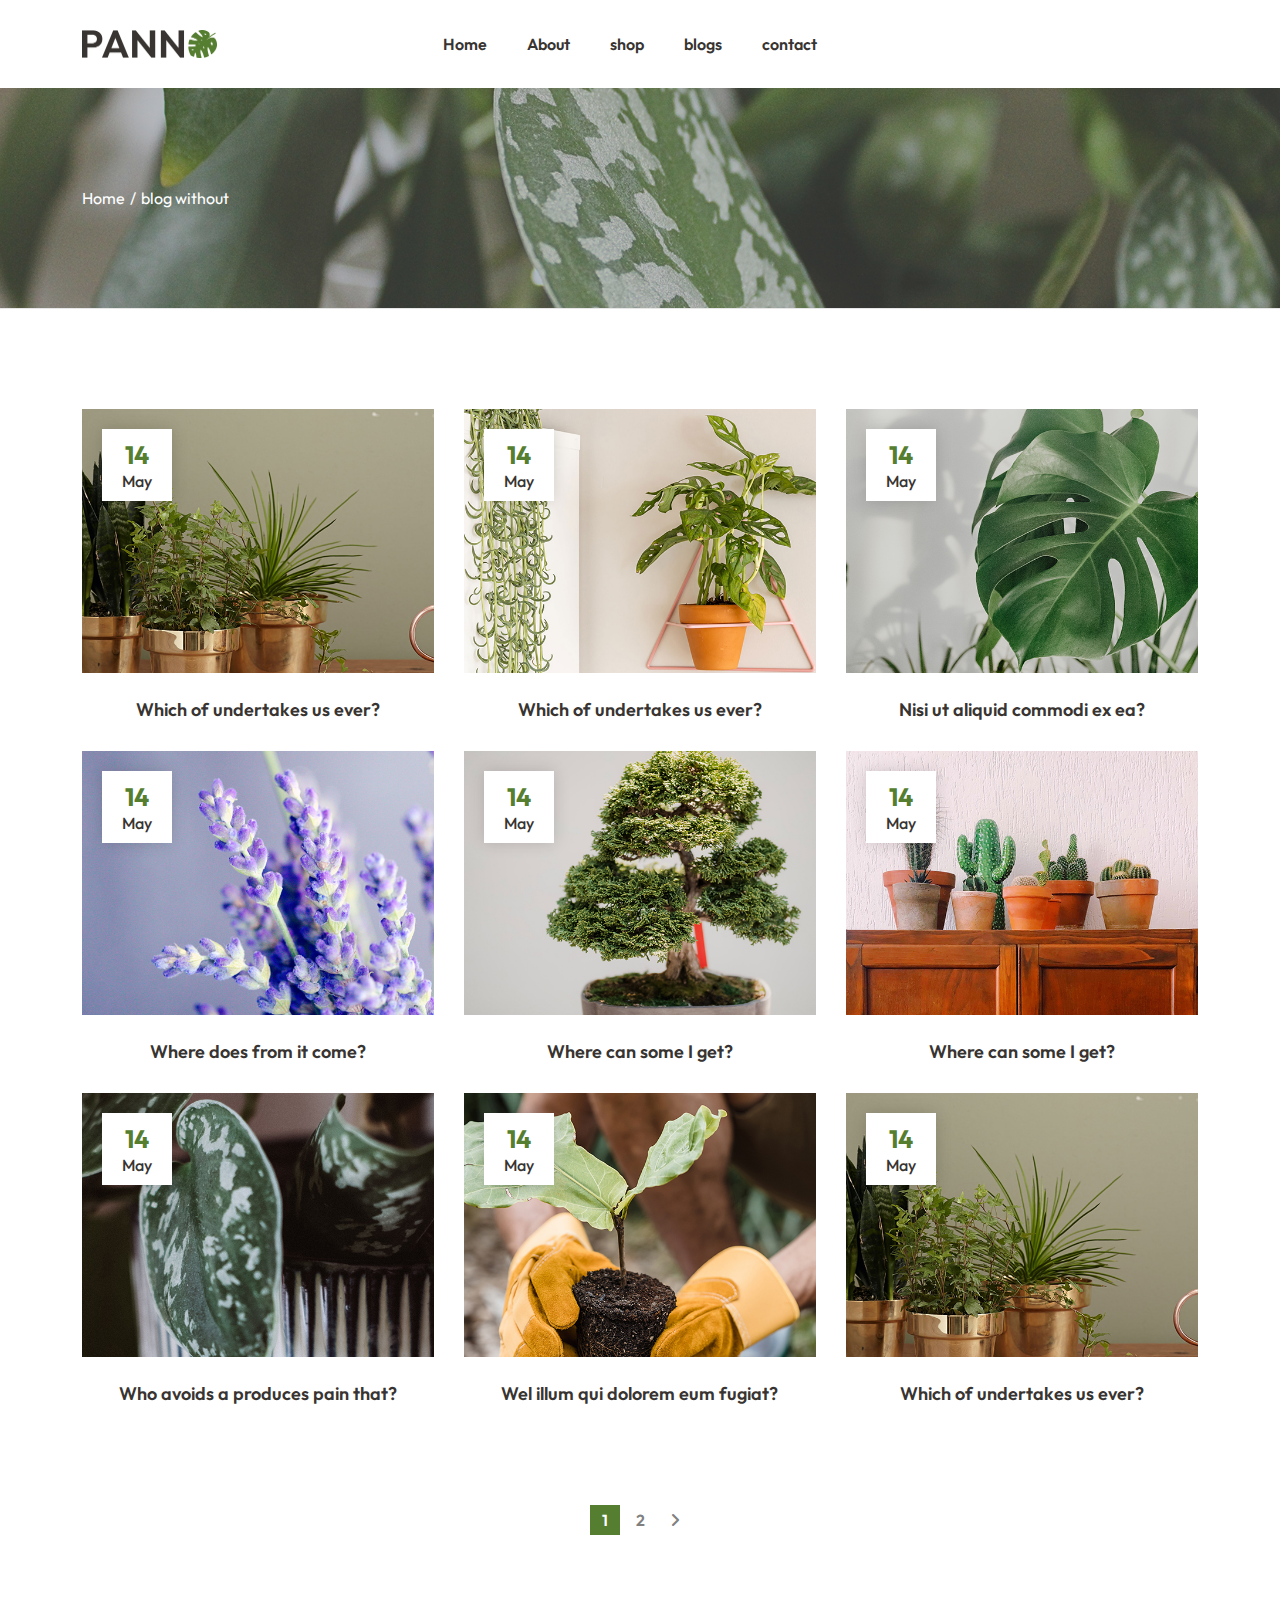
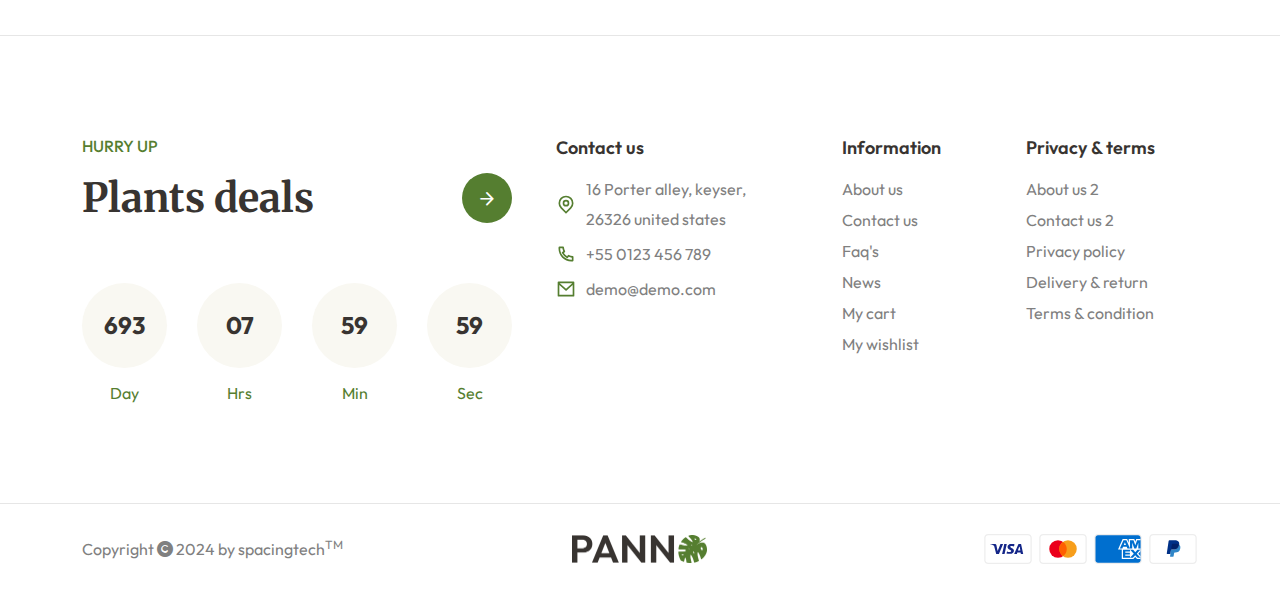
<file: blog-grid-without.html>
<!DOCTYPE html>
<html lang="en">
    
<!-- Mirrored from spacingtech.com/html/panno/panno/blog-grid-without.html by HTTrack Website Copier/3.x [XR&CO'2014], Sat, 09 Nov 2024 07:50:30 GMT -->
<!-- Added by HTTrack --><meta http-equiv="content-type" content="text/html;charset=UTF-8" /><!-- /Added by HTTrack -->
<head>
        <meta charset="utf-8">
        <meta name="description" content="A best stylish, creative, modern responsive template for different eCommerce business or industries." />
        <meta name="keywords" content="food template, bakery products, html, eCommerce html template,plants, organic food, restaurant, live tree, responsive, pizza, burger, furniture, mobile, watches, electronics, computers accessories, toys, jewellery, restaurant accessories" />
        <meta name="author" content="spacingtech_webify">
        <meta name="viewport" content="width=device-width, initial-scale=1">
        <!-- title -->
        <title>Panno - The Plants & Organic Food eCommerce HTML5 template</title>
        <!-- favicon -->
        <link rel="icon" type="image/x-icon" href="img/favicon/favicon.png">
        <!-- bootstrap css -->
        <link rel="stylesheet" type="text/css" href="css/bootstrap.min.css">
        <link rel="stylesheet" type="text/css" href="css/bootstrap-icons.css">
        <!-- magnific-popup css -->
        <link rel="stylesheet" type="text/css" href="css/magnific-popup.css">
        <!-- fontawesome css -->
        <link rel="stylesheet" type="text/css" href="css/all.min.css">
        <!--fether css -->
        <link rel="stylesheet" type="text/css" href="css/feather.css">
        <!-- animate css -->
        <link rel="stylesheet" type="text/css" href="css/animate.min.css">
        <!-- owl-carousel css -->
        <link rel="stylesheet" type="text/css" href="css/owl.carousel.min.css">
        <link rel="stylesheet" type="text/css" href="css/owl.theme.default.min.css">
        <!-- swiper css -->
        <link rel="stylesheet" type="text/css" href="css/swiper-bundle.min.css">
        <!-- slick slider css -->
        <link rel="stylesheet" type="text/css" href="css/slick.css">
        <!-- collection css -->
        <link rel="stylesheet" type="text/css" href="css/collection.css">
        <!-- blog css -->
        <link rel="stylesheet" type="text/css" href="css/blog.css">
        <!-- other-pages css -->
        <link rel="stylesheet" type="text/css" href= "css/other-pages.css">
        <!-- product-page css -->
        <link rel="stylesheet" type="text/css" href="css/product-page.css">
        <!-- theme css -->
        <link rel="stylesheet" type="text/css" href="css/theme.html">
        <!-- style css -->
        <link rel="stylesheet" type="text/css" href="css/style.css">
    </head>
    <body>
        <!-- header start -->
        <header class="main-header" id="stickyheader">
            <div class="header-top-area">
                <div class="container">
                    <div class="row">
                        <div class="col">
                            <div class="header-area">
                                <div class="header-element header-logo">
                                    <div class="header-theme-logo">
                                        <a href="index.html" class="theme-logo">
                                            <img src="img/logo/logo.png" class="img-fluid" alt="logo">
                                        </a>
                                    </div>
                                </div>
                                <div class="header-element header-menu">
                                    <!-- header-menu start -->
                    
                    
                    
                                    <div class="mainmenu-content collapse show" id="main-collapse">
                                        <div class="main-wrap">
                                            <ul class="main-menu">
                                               
                                                <li class="menu-link">
                                                    <a href="index.html" class="link-title">
                                                        <span class="sp-link-title">Home</span>
                                                    </a>
                                                </li>
                                               
                                               
                                                <li class="menu-link">
                                                    <a href="about-us.html" class="link-title">
                                                        <span class="sp-link-title">About</span>
                                                    </a>
                                                </li>
                                                <li class="menu-link">
                                                    <a href="shop.html" class="link-title">
                                                        <span class="sp-link-title">shop</span>
                                                    </a>
                                                </li>
                                                <li class="menu-link">
                                                    <a href="blog-grid-without.html" class="link-title">
                                                        <span class="sp-link-title">blogs</span>
                                                    </a>
                                                </li>
                                                <li class="menu-link">
                                                    <a href="contact-us.html" class="link-title">
                                                        <span class="sp-link-title">contact</span>
                                                    </a>
                                                </li>                                                        
                    
                    
                    
                    
                    
                    
                    
                    
                    
                    
                    
                    
                    
                    
                    
                    
                    
                    
                    
                    
                    
                    
                    
                    
                    
                    
                    
                    
                    
                    
                    
                    
                    
                    
                    
                    
                    
                    
                    
                    
                    
                    
                    
                    
                    
                    
                    
                    
                    
                    
                    
                    
                    
                    
                    
                    
                    
                    
                    
                    
                    
                    
                    
                    
                    
                    
                    
                    
                    
                    
                    
                    
                    
                    
                    
                    
                    
                    
                    
                    
                    
                    
                    
                    
                    
                    
                    
                    
                    
                    
                    
                    
                    
                    
                    
                    
                    
                    
                    
                    
                    
                    
                    
                    
                    
                    
                    
                    
                    
                    
                    
                    
                    
                    
                    
                    
                    
                    
                    
                    
                    
                    
                    
                    
                    
                    
                    
                    
                    
                    
                    
                    
                    
                    
                    
                    
                    
                    
                    
                    
                    
                    
                    
                    
                    
                    
                    
                    
                    
                    
                    
                    
                    
                    
                    
                    
                    
                    
                    
                    
                    
                    
                    
                    
                    
                    
                    
                    
                    
                    
                    
                    
                    
                    
                    
                    
                    
                    
                    
                    
                    
                    
                    
                    
                    
                    
                    
                    
                    
                    
                    
                    
                    
                    
                    
                    
                    
                    
                    
                    
                    
                    
                    
                    
                    
                    
                    
                    
                    
                    
                    
                    
                    
                    
                    
                    
                    
                    
                    
                    
                    
                    
                    
                    
                    
                    
                    
                    
                    
                    
                    
                    
                    
                    
                    
                    
                    
                    
                    
                    
                    
                    
                    
                    
                    
                    
                    
                    
                    
                    
                    
                    
                    
                    
                    
                    
                    
                    
                    
                    
                    
                    
                    
                    
                    
                    
                    
                    
                    
                    
                    
                    
                    
                    
                    
                    
                    
                    
                    
                    
                    
                    
                    
                    
                    
                    
                    
                    
                    
                    
                    
                    
                    
                    
                    
                    
                    
                    
                    
                    
                    
                    
                    
                    
                    
                    
                    
                    
                    
                    
                    
                    
                    
                    
                    
                    
                    
                    
                    
                    
                    
                    
                    
                    
                    
                    
                    
                    
                    
                    
                    
                    
                    
                    
                    
                    
                    
                    
                    
                    
                    
                    
                    
                    
                    
                    
                    
                    
                    
                    
                    
                    
                    
                    
                    
                    
                    
                    
                    
                    
                    
                    
                    
                    
                    
                    
                    
                    
                    
                    
                    
                    
                    
                    
                    
                    
                    
                    
                    
                    
                    
                    
                    
                    
                    
                    
                    
                    
                    
                    
                    
                    
                    
                    
                    
                    
                    
                    
                    
                    
                    
                    
                    
                    
                    
                    
                    
                    
                    
                    
                    
                    
                    
                    
                    
                    
                    
                    
                    
                    
                    
                    
                    
                    
                    
                    
                    
                    
                    
                    
                    
                    
                    
                    
                    
                    
                    
                    
                    
                    
                    
                    
                    
                    
                    
                    
                    
                    
                    
                    
                    
                    
                    
                    
                    
                    
                    
                    
                    
                    
                    
                    
                    
                    
                    
                    
                    
                    
                    
                    
                    
                    
                    
                    
                    
                    
                    
                    
                    
                    
                    
                    
                    
                    
                    
                    
                    
                    
                    
                    
                    
                    
                    
                    
                    
                    
                    
                    
                    
                    
                    
                    
                    
                    
                    
                    
                    
                    
                    
                    
                    
                    
                    
                    
                    
                    
                    
                    
                    
                    
                    
                    
                            
                            
                    
                    
                    
                    
                    
                    
                    
                    
                    
                    
                    
                    
                    
                    
                    
                    
                    
                    
                    
                    
                    
                    
                    
                    
                    
                    
                    
                    
                    
                    
                    
                    
                    
                    
                    
                    
                    
                    
                    
                    
                    
                    
                    
                    
                    
                            
                            </div>
                        </div>
                    </div>
                </div>
            </div>
        </header>
        <!-- header end -->
        <!-- main section start-->
        <main>
            <!-- breadcrumb start -->
            <section class="breadcrumb-area">
                <div class="container">
                    <div class="col">
                        <div class="row">
                            <div class="breadcrumb-index">
                                <!-- breadcrumb-list start -->
                                <ul class="breadcrumb-ul">
                                    <li class="breadcrumb-li">
                                        <a class="breadcrumb-link" href="index.html">Home</a>
                                    </li>
                                    <li class="breadcrumb-li">
                                        <span class="breadcrumb-text">blog without</span>
                                    </li>
                                </ul>
                                <!-- breadcrumb-list end -->
                            </div>
                        </div>
                    </div>
                </div>
            </section>
            <!-- breadcrumb end -->
            <!-- article-area start -->
            <section class="article-area section-ptb">
                <div class="container">
                    <div class="row">
                        <div class="col">
                            <div class="blog-grid-wrapper without-wrap">
                                <div class="blog-grid-wrap blog-article">
                                    <div class="blog-grid-view">
                                        <ul class="blog-area-wrap">
                                            <li class="blog-slider">
                                                <div class="blog-post">
                                                    <div class="blog-img-wrap">
                                                        <span class="date-time">
                                                            <span class="date">14</span>
                                                            <span class="month">May</span>
                                                        </span>
                                                        <a href="article-post.html" class="blog-img">
                                                            <img src="img/blog/home1-blog1.jpg" class="img-fluid" alt="blog">
                                                            <span class="blog-icon"><i class="feather-link"></i></span>
                                                        </a>
                                                    </div>
                                                    <div class="blog-content">
                                                        <a href="article-post.html" class="blog-tag">
                                                            <h6>Which of undertakes us ever?</h6>
                                                        </a>
                                                    </div>
                                                </div>
                                            </li>
                                            <li class="blog-slider">
                                                <div class="blog-post">
                                                    <div class="blog-img-wrap">
                                                        <span class="date-time">
                                                            <span class="date">14</span>
                                                            <span class="month">May</span>
                                                        </span>
                                                        <a href="article-post.html" class="blog-img">
                                                            <img src="img/blog/home1-blog2.jpg" class="img-fluid" alt="blog2">
                                                            <span class="blog-icon"><i class="feather-link"></i></span>
                                                        </a>
                                                    </div>
                                                    <div class="blog-content">
                                                        <a href="article-post.html" class="blog-tag">
                                                            <h6>Which of undertakes us ever?</h6>
                                                        </a>
                                                    </div>
                                                </div>
                                            </li>
                                            <li class="blog-slider">
                                                <div class="blog-post">
                                                    <div class="blog-img-wrap">
                                                        <span class="date-time">
                                                            <span class="date">14</span>
                                                            <span class="month">May</span>
                                                        </span>
                                                        <a href="article-post.html" class="blog-img">
                                                            <img src="img/blog/home1-blog3.jpg" class="img-fluid" alt="blog3">
                                                            <span class="blog-icon"><i class="feather-link"></i></span>
                                                        </a>
                                                    </div>
                                                    <div class="blog-content">
                                                        <a href="article-post.html" class="blog-tag">
                                                            <h6>Nisi ut aliquid commodi ex ea?</h6>
                                                        </a>
                                                    </div>
                                                </div>
                                            </li>
                                            <li class="blog-slider">
                                                <div class="blog-post">
                                                    <div class="blog-img-wrap">
                                                        <span class="date-time">
                                                            <span class="date">14</span>
                                                            <span class="month">May</span>
                                                        </span>
                                                        <a href="article-post.html" class="blog-img">
                                                            <img src="img/blog/home1-blog4.jpg" class="img-fluid" alt="blog4">
                                                            <span class="blog-icon"><i class="feather-link"></i></span>
                                                        </a>
                                                    </div>
                                                    <div class="blog-content">
                                                        <a href="article-post.html" class="blog-tag">
                                                            <h6>Where does from it come?</h6>
                                                        </a>
                                                    </div>
                                                </div>
                                            </li>
                                            <li class="blog-slider">
                                                <div class="blog-post">
                                                    <div class="blog-img-wrap">
                                                        <span class="date-time">
                                                            <span class="date">14</span>
                                                            <span class="month">May</span>
                                                        </span>
                                                        <a href="article-post.html" class="blog-img">
                                                            <img src="img/blog/home1-blog5.jpg" class="img-fluid" alt="blog5">
                                                            <span class="blog-icon"><i class="feather-link"></i></span>
                                                        </a>
                                                    </div>
                                                    <div class="blog-content">
                                                        <a href="article-post.html" class="blog-tag">
                                                            <h6>Where can some I get?</h6>
                                                        </a>
                                                    </div>
                                                </div>
                                            </li>
                                            <li class="blog-slider">
                                                <div class="blog-post">
                                                    <div class="blog-img-wrap">
                                                        <span class="date-time">
                                                            <span class="date">14</span>
                                                            <span class="month">May</span>
                                                        </span>
                                                        <a href="article-post.html" class="blog-img">
                                                            <img src="img/blog/home1-blog6.jpg" class="img-fluid" alt="blog6">
                                                            <span class="blog-icon"><i class="feather-link"></i></span>
                                                        </a>
                                                    </div>
                                                    <div class="blog-content">
                                                        <a href="article-post.html" class="blog-tag">
                                                            <h6>Where can some I get?</h6>
                                                        </a>
                                                    </div>
                                                </div>
                                            </li>
                                            <li class="blog-slider">
                                                <div class="blog-post">
                                                    <div class="blog-img-wrap">
                                                        <span class="date-time">
                                                            <span class="date">14</span>
                                                            <span class="month">May</span>
                                                        </span>
                                                        <a href="article-post.html" class="blog-img">
                                                            <img src="img/blog/home1-blog7.jpg" class="img-fluid" alt="blog7">
                                                            <span class="blog-icon"><i class="feather-link"></i></span>
                                                        </a>
                                                    </div>
                                                    <div class="blog-content">
                                                        <a href="article-post.html" class="blog-tag">
                                                            <h6>Who avoids a produces pain that?</h6>
                                                        </a>
                                                    </div>
                                                </div>
                                            </li>
                                            <li class="blog-slider">
                                                <div class="blog-post">
                                                    <div class="blog-img-wrap">
                                                        <span class="date-time">
                                                            <span class="date">14</span>
                                                            <span class="month">May</span>
                                                        </span>
                                                        <a href="article-post.html" class="blog-img">
                                                            <img src="img/blog/home1-blog8.jpg" class="img-fluid" alt="blog8">
                                                            <span class="blog-icon"><i class="feather-link"></i></span>
                                                        </a>
                                                    </div>
                                                    <div class="blog-content">
                                                        <a href="article-post.html" class="blog-tag">
                                                            <h6>Wel illum qui dolorem eum fugiat?</h6>
                                                        </a>
                                                    </div>
                                                </div>
                                            </li>
                                            <li class="blog-slider">
                                                <div class="blog-post">
                                                    <div class="blog-img-wrap">
                                                        <span class="date-time">
                                                            <span class="date">14</span>
                                                            <span class="month">May</span>
                                                        </span>
                                                        <a href="article-post.html" class="blog-img">
                                                            <img src="img/blog/home1-blog1.jpg" class="img-fluid" alt="blog1">
                                                            <span class="blog-icon"><i class="feather-link"></i></span>
                                                        </a>
                                                    </div>
                                                    <div class="blog-content">
                                                        <a href="article-post.html" class="blog-tag">
                                                            <h6>Which of undertakes us ever?</h6>
                                                        </a>
                                                    </div>
                                                </div>
                                            </li>
                                        </ul>
                                        <div class="paginatoin-area">
                                            <ul class="pagination-page-box">
                                                <li class="number active"><a href="javascript:void(0)" class="theme-glink">1</a></li>
                                                <li class="number"><a href="javascript:void(0)" class="gradient-text">2</a></li>
                                                <li class="page-next"><a href="javascript:void(0)" class="theme-glink"><i class="fa -solid fa-angle-right"></i></a></li>
                                            </ul>
                                        </div>
                                    </div>
                                </div>
                            </div>
                        </div>
                    </div>
                </div>
            </section>
            <!-- article-area end -->
        </main>
        <!-- main section end-->
        <!-- footer start -->
        <div class="footer-area section-ptb bt">
            <div class="container">
                <div class="row">
                    <div class="col">
                        <div class="footer-list">
                            <ul class="footer-ul">
                                <li class="footer-li deal-block">
                                    <div class="footer-deal">
                                        <div class="section-capture">
                                            <div class="section-title">
                                                <span class="sub-title">Hurry Up</span>
                                                <h2>Plants deals</h2>
                                            </div>
                                            <div class="deal-button">
                                                <a href="collection.html" class="deal-btn">
                                                    <span class="btn-icon"><i class="feather-arrow-right"></i></span>
                                                </a>
                                            </div>
                                        </div>
                                        <div class="timer-section">
                                            <ul class="clock" id="clock1">
                                                <!-- deal day start -->
                                                <li class="clock-li clock-day">
                                                    <div class="clock-wrap">
                                                        <span class="time days"></span>
                                                        <div class="clock-text">Day</div>
                                                    </div>
                                                </li>
                                                <!-- deal day end -->
                                                <!-- deal hours start -->
                                                <li class="clock-li sclock-hours">
                                                    <div class="clock-wrap">
                                                        <span class="time hours"></span>
                                                        <div class="clock-text">Hrs</div>
                                                    </div>
                                                </li>
                                                <!-- deal hours end -->
                                                <!-- deal minute start -->
                                                <li class="clock-li sclock-minutes">
                                                    <div class="clock-wrap">
                                                        <span class="time minutes"></span>
                                                        <div class="clock-text">Min</div>
                                                    </div>
                                                </li>
                                                <!-- deal minute end -->
                                                <!-- deal second start -->
                                                <li class="clock-li sclock-seconds">
                                                    <div class="clock-wrap">
                                                        <span class="time seconds"></span>
                                                        <div class="clock-text">Sec</div>
                                                    </div>
                                                </li>
                                                <!-- deal second end -->
                                            </ul>
                                        </div>
                                    </div>
                                </li>
                                <li class="footer-li footer-contact">
                                    <ul class="ftlist-ul">
                                        <li class="ftlist-li">
                                            <h2 class="ftlist-title">Contact us</h2>
                                            <a data-bs-toggle="collapse" href="#footer-contact" class="ftlist-title">
                                                <span>Contact us</span>
                                                <span><i class="fa-solid fa-plus"></i></span>
                                            </a>
                                            <ul class="ftcontact-ul collapse" id="footer-contact">
                                                <li class="ftcontact-li">
                                                    <div class="ft-contact-add">
                                                        <span class="info-icon"><svg xmlns="http://www.w3.org/2000/svg" width="1em" height="1em" viewBox="0 0 24 24"><path fill="currentColor" d="m12 20.9l4.95-4.95a7 7 0 1 0-9.9 0zm0 2.828l-6.364-6.364a9 9 0 1 1 12.728 0zM12 13a2 2 0 1 0 0-4a2 2 0 0 0 0 4m0 2a4 4 0 1 1 0-8a4 4 0 0 1 0 8"/></svg></span>
                                                        <div class="info-block">
                                                            <p>16 Porter alley, keyser,</p><p>26326  united states</p>
                                                        </div>
                                                    </div>
                                                </li>
                                                <li class="ftcontact-li">
                                                    <div class="ft-contact-add">
                                                        <span class="info-icon"><svg xmlns="http://www.w3.org/2000/svg" width="1em" height="1em" viewBox="0 0 24 24"><path fill="currentColor" d="M9.366 10.682a10.556 10.556 0 0 0 3.952 3.952l.884-1.238a1 1 0 0 1 1.294-.296a11.421 11.421 0 0 0 4.583 1.364a1 1 0 0 1 .921.997v4.462a1 1 0 0 1-.898.995A15.51 15.51 0 0 1 18.5 21C9.94 21 3 14.06 3 5.5c0-.538.027-1.072.082-1.602A1 1 0 0 1 4.077 3h4.462a1 1 0 0 1 .997.921A11.421 11.421 0 0 0 10.9 8.504a1 1 0 0 1-.296 1.294zm-2.522-.657l1.9-1.357A13.41 13.41 0 0 1 7.647 5H5.01c-.006.166-.009.333-.009.5C5 12.956 11.044 19 18.5 19c.167 0 .334-.003.5-.01v-2.637a13.41 13.41 0 0 1-3.668-1.097l-1.357 1.9a12.45 12.45 0 0 1-1.588-.75l-.058-.033a12.556 12.556 0 0 1-4.702-4.702l-.033-.058a12.441 12.441 0 0 1-.75-1.588"/></svg></span>
                                                        <div class="info-block">
                                                            <a href="tel:+550123456789" title="tel:+55 0123 456 789" class="ft-contact-address">+55 0123 456 789</a>
                                                        </div>
                                                    </div>
                                                </li>
                                                <li class="ftcontact-li">
                                                    <div class="ft-contact-add">
                                                        <span class="info-icon"><svg xmlns="http://www.w3.org/2000/svg" width="1em" height="1em" viewBox="0 0 24 24"><path fill="currentColor" d="M3 3h18a1 1 0 0 1 1 1v16a1 1 0 0 1-1 1H3a1 1 0 0 1-1-1V4a1 1 0 0 1 1-1m17 4.238l-7.928 7.1L4 7.216V19h16zM4.511 5l7.55 6.662L19.502 5z"/></svg></span>
                                                        <div class="info-block">
                                                            <a href="mailto:demo@demo.com" title="mailto:demo@demo.com" class="ft-contact-address">demo@demo.com</a>
                                                        </div>
                                                    </div>
                                                </li>
                                            </ul>
                                        </li>
                                    </ul>
                                </li>
                                <li class="footer-li">
                                    <div class="menu-content">
                                        <ul class="ftlist-ul">
                                            <li class="ftlist-li">
                                                <h2 class="ftlist-title">Information</h2>
                                                <a data-bs-toggle="collapse" href="#footer-information" class="ftlist-title">
                                                    <span>Information</span>
                                                    <span><i class="fa-solid fa-plus"></i></span>
                                                </a>
                                                <ul class="ftlink-ul collapse" id="footer-information">
                                                    <li class="ftlink-li">
                                                        <a href="about-us.html">About us</a>
                                                    </li>
                                                    <li class="ftlink-li">
                                                        <a href="contact-us.html">Contact us</a>
                                                    </li>
                                                    <li class="ftlink-li">
                                                        <a href="faq.html">Faq's</a>
                                                    </li>
                                                    <li class="ftlink-li">
                                                        <a href="article-post.html">News</a>
                                                    </li>
                                                    <li class="ftlink-li">
                                                        <a href="cart-page.html">My cart</a>
                                                    </li>
                                                    <li class="ftlink-li">
                                                        <a href="wishlist-product.html">My wishlist</a>
                                                    </li>
                                                </ul>
                                            </li>
                                        </ul>
                                    </div>
                                </li>
                                <li class="footer-li">
                                    <div class="menu-content">
                                        <ul class="ftlist-ul">
                                            <li class="ftlist-li">
                                                <h2 class="ftlist-title">Privacy &amp; terms</h2>
                                                <a data-bs-toggle="collapse" href="#footer-privacy" class="ftlist-title">
                                                    <span>Privacy &amp; terms</span>
                                                    <span><i class="fa-solid fa-plus"></i></span>
                                                </a>
                                                <ul class="ftlink-ul collapse" id="footer-privacy">
                                                    <li class="ftlink-li">
                                                        <a href="about-us-2.html">About us 2</a>
                                                    </li>
                                                    <li class="ftlink-li">
                                                        <a href="contact-us-2.html">Contact us 2</a>
                                                    </li>
                                                    <li class="ftlink-li">
                                                        <a href="privacy-policy.html">Privacy policy</a>
                                                    </li>
                                                    <li class="ftlink-li">
                                                        <a href="return-policy.html">Delivery & return</a>
                                                    </li>
                                                    <li class="ftlink-li">
                                                        <a href="terms-condition.html">Terms & condition</a>
                                                    </li>
                                                </ul>
                                            </li>
                                        </ul>
                                    </div>
                                </li>
                            </ul>
                        </div>
                    </div> 
                </div>
            </div>
        </div>
        <!-- footer end -->
        <!-- footer-copyright start -->
        <footer class="ft-copyright-area bt">
            <div class="container">
                <div class="row">
                    <div class="col">
                        <div class="ft-copyright">
                            <ul class="ft-copryright-ul">
                                <li class="ft-copryright-li ft-copyright-text">
                                    <p>
                                        <span>Copyright</span>
                                        <span class="copy-icon"><i class="fa fa-copyright"></i></span>
                                        <span> 2024 by spacingtech<sup>TM</sup></span>
                                    </p>
                                </li>
                                <li class="ft-copryright-li ft-logo-image">
                                    <a href="index.html" class="theme-logo">
                                        <img src="img/logo/logo.png" class="img-fluid" alt="footer-logo">
                                    </a>
                                </li>
                                <li class="ft-copryright-li ft-payment">
                                    <ul class="payment-icon">
                                        <li>
                                            <a href="index.html"><svg viewBox="0 0 38 24" xmlns="http://www.w3.org/2000/svg" role="img" width="38" height="24" aria-labelledby="pi-visa"><title id="pi-visa">Visa</title><path opacity=".07" d="M35 0H3C1.3 0 0 1.3 0 3v18c0 1.7 1.4 3 3 3h32c1.7 0 3-1.3 3-3V3c0-1.7-1.4-3-3-3z"></path><path fill="#fff" d="M35 1c1.1 0 2 .9 2 2v18c0 1.1-.9 2-2 2H3c-1.1 0-2-.9-2-2V3c0-1.1.9-2 2-2h32"></path><path d="M28.3 10.1H28c-.4 1-.7 1.5-1 3h1.9c-.3-1.5-.3-2.2-.6-3zm2.9 5.9h-1.7c-.1 0-.1 0-.2-.1l-.2-.9-.1-.2h-2.4c-.1 0-.2 0-.2.2l-.3.9c0 .1-.1.1-.1.1h-2.1l.2-.5L27 8.7c0-.5.3-.7.8-.7h1.5c.1 0 .2 0 .2.2l1.4 6.5c.1.4.2.7.2 1.1.1.1.1.1.1.2zm-13.4-.3l.4-1.8c.1 0 .2.1.2.1.7.3 1.4.5 2.1.4.2 0 .5-.1.7-.2.5-.2.5-.7.1-1.1-.2-.2-.5-.3-.8-.5-.4-.2-.8-.4-1.1-.7-1.2-1-.8-2.4-.1-3.1.6-.4.9-.8 1.7-.8 1.2 0 2.5 0 3.1.2h.1c-.1.6-.2 1.1-.4 1.7-.5-.2-1-.4-1.5-.4-.3 0-.6 0-.9.1-.2 0-.3.1-.4.2-.2.2-.2.5 0 .7l.5.4c.4.2.8.4 1.1.6.5.3 1 .8 1.1 1.4.2.9-.1 1.7-.9 2.3-.5.4-.7.6-1.4.6-1.4 0-2.5.1-3.4-.2-.1.2-.1.2-.2.1zm-3.5.3c.1-.7.1-.7.2-1 .5-2.2 1-4.5 1.4-6.7.1-.2.1-.3.3-.3H18c-.2 1.2-.4 2.1-.7 3.2-.3 1.5-.6 3-1 4.5 0 .2-.1.2-.3.2M5 8.2c0-.1.2-.2.3-.2h3.4c.5 0 .9.3 1 .8l.9 4.4c0 .1 0 .1.1.2 0-.1.1-.1.1-.1l2.1-5.1c-.1-.1 0-.2.1-.2h2.1c0 .1 0 .1-.1.2l-3.1 7.3c-.1.2-.1.3-.2.4-.1.1-.3 0-.5 0H9.7c-.1 0-.2 0-.2-.2L7.9 9.5c-.2-.2-.5-.5-.9-.6-.6-.3-1.7-.5-1.9-.5L5 8.2z" fill="#142688"></path></svg></a>
                                        </li>
                                        <li>
                                            <a href="index.html"><svg viewBox="0 0 38 24" xmlns="http://www.w3.org/2000/svg" role="img" width="38" height="24" aria-labelledby="pi-master"><title id="pi-master">Mastercard</title><path opacity=".07" d="M35 0H3C1.3 0 0 1.3 0 3v18c0 1.7 1.4 3 3 3h32c1.7 0 3-1.3 3-3V3c0-1.7-1.4-3-3-3z"></path><path fill="#fff" d="M35 1c1.1 0 2 .9 2 2v18c0 1.1-.9 2-2 2H3c-1.1 0-2-.9-2-2V3c0-1.1.9-2 2-2h32"></path><circle fill="#EB001B" cx="15" cy="12" r="7"></circle><circle fill="#F79E1B" cx="23" cy="12" r="7"></circle><path fill="#FF5F00" d="M22 12c0-2.4-1.2-4.5-3-5.7-1.8 1.3-3 3.4-3 5.7s1.2 4.5 3 5.7c1.8-1.2 3-3.3 3-5.7z"></path></svg></a>
                                        </li>
                                        <li>
                                            <a href="index.html"><svg xmlns="http://www.w3.org/2000/svg" role="img" aria-labelledby="pi-american_express" viewBox="0 0 38 24" width="38" height="24"><title id="pi-american_express">American Express</title><path fill="#000" d="M35 0H3C1.3 0 0 1.3 0 3v18c0 1.7 1.4 3 3 3h32c1.7 0 3-1.3 3-3V3c0-1.7-1.4-3-3-3Z" opacity=".07"></path><path fill="#006FCF" d="M35 1c1.1 0 2 .9 2 2v18c0 1.1-.9 2-2 2H3c-1.1 0-2-.9-2-2V3c0-1.1.9-2 2-2h32Z"></path><path fill="#FFF" d="M22.012 19.936v-8.421L37 11.528v2.326l-1.732 1.852L37 17.573v2.375h-2.766l-1.47-1.622-1.46 1.628-9.292-.02Z"></path><path fill="#006FCF" d="M23.013 19.012v-6.57h5.572v1.513h-3.768v1.028h3.678v1.488h-3.678v1.01h3.768v1.531h-5.572Z"></path><path fill="#006FCF" d="m28.557 19.012 3.083-3.289-3.083-3.282h2.386l1.884 2.083 1.89-2.082H37v.051l-3.017 3.23L37 18.92v.093h-2.307l-1.917-2.103-1.898 2.104h-2.321Z"></path><path fill="#FFF" d="M22.71 4.04h3.614l1.269 2.881V4.04h4.46l.77 2.159.771-2.159H37v8.421H19l3.71-8.421Z"></path><path fill="#006FCF" d="m23.395 4.955-2.916 6.566h2l.55-1.315h2.98l.55 1.315h2.05l-2.904-6.566h-2.31Zm.25 3.777.875-2.09.873 2.09h-1.748Z"></path><path fill="#006FCF" d="M28.581 11.52V4.953l2.811.01L32.84 9l1.456-4.046H37v6.565l-1.74.016v-4.51l-1.644 4.494h-1.59L30.35 7.01v4.51h-1.768Z"></path></svg></a>
                                        </li>
                                        <li>
                                            <a href="index.html"><svg viewBox="0 0 38 24" xmlns="http://www.w3.org/2000/svg" width="38" height="24" role="img" aria-labelledby="pi-paypal"><title id="pi-paypal">PayPal</title><path opacity=".07" d="M35 0H3C1.3 0 0 1.3 0 3v18c0 1.7 1.4 3 3 3h32c1.7 0 3-1.3 3-3V3c0-1.7-1.4-3-3-3z"></path><path fill="#fff" d="M35 1c1.1 0 2 .9 2 2v18c0 1.1-.9 2-2 2H3c-1.1 0-2-.9-2-2V3c0-1.1.9-2 2-2h32"></path><path fill="#003087" d="M23.9 8.3c.2-1 0-1.7-.6-2.3-.6-.7-1.7-1-3.1-1h-4.1c-.3 0-.5.2-.6.5L14 15.6c0 .2.1.4.3.4H17l.4-3.4 1.8-2.2 4.7-2.1z"></path><path fill="#3086C8" d="M23.9 8.3l-.2.2c-.5 2.8-2.2 3.8-4.6 3.8H18c-.3 0-.5.2-.6.5l-.6 3.9-.2 1c0 .2.1.4.3.4H19c.3 0 .5-.2.5-.4v-.1l.4-2.4v-.1c0-.2.3-.4.5-.4h.3c2.1 0 3.7-.8 4.1-3.2.2-1 .1-1.8-.4-2.4-.1-.5-.3-.7-.5-.8z"></path><path fill="#012169" d="M23.3 8.1c-.1-.1-.2-.1-.3-.1-.1 0-.2 0-.3-.1-.3-.1-.7-.1-1.1-.1h-3c-.1 0-.2 0-.2.1-.2.1-.3.2-.3.4l-.7 4.4v.1c0-.3.3-.5.6-.5h1.3c2.5 0 4.1-1 4.6-3.8v-.2c-.1-.1-.3-.2-.5-.2h-.1z"></path></svg></a>
                                        </li>
                                    </ul>
                                </li>
                            </ul>
                        </div>
                    </div>
                </div>
            </div>
        </footer>
        <!-- footer-copyright end -->
        <!-- mobile-menu start -->
        <div class="mobile-menu" id="mobile-menu">
            <div class="mobile-contents">
                <div class="menu-close">
                    <button class="menu-close-btn">
                    <span class="menu-close-icon"><i class="feather-x"></i></span>
                    </button>
                </div>
                <div class="mobilemenu-content">
                    <div class="main-wrap">
                        <ul class="main-menu">
                            <li class="menu-link">
                                <a href="#menu-single" class="link-title" data-bs-toggle="collapse" aria-expanded="false">
                                    <span class="sp-link-title">Home</span>
                                    <span class="menu-arrow"><i class="fa-solid fa-angle-down"></i></span>
                                </a>
                                <div class="menu-dropdown menu-single collapse" id="menu-single">
                                    <ul class="ul">
                                        <li class="menusingle-li">
                                            <a href="index7.html" class="menusingle-title">
                                                <span class="sp-link-title">Food &amp; bakery<span class="header-sale-lable">New</span></span>
                                            </a>
                                        </li>
                                        <li class="menusingle-li">
                                            <a href="index6.html" class="menusingle-title">
                                                <span class="sp-link-title">Online plants</span>
                                            </a>
                                        </li>
                                        <li class="menusingle-li">
                                            <a href="index.html" class="menusingle-title">
                                                <span class="sp-link-title">Live plants</span>
                                            </a>
                                        </li>
                                        <li class="menusingle-li">
                                            <a href="index2.html" class="menusingle-title">
                                                <span class="sp-link-title">Organic food</span>
                                            </a>
                                        </li>
                                        <li class="menusingle-li">
                                            <a href="index3.html" class="menusingle-title">
                                                <span class="sp-link-title">Restaurants</span>
                                            </a>
                                        </li>
                                        <li class="menusingle-li">
                                            <a href="index4.html" class="menusingle-title">
                                                <span class="sp-link-title">Plants & trees</span>
                                            </a>
                                        </li>
                                        <li class="menusingle-li">
                                            <a href="index5.html" class="menusingle-title">
                                                <span class="sp-link-title">Juice & drink</span>
                                            </a>
                                        </li>
                                    </ul>
                                </div>
                            </li>
                            <li class="menu-link">
                                <a href="#menu-mega" class="link-title" data-bs-toggle="collapse" aria-expanded="false">
                                    <span class="sp-link-title">Product</span>
                                    <span class="menu-arrow"><i class="fa-solid fa-angle-down"></i></span>
                                </a>
                                <div class="menu-dropdown menu-mega collapse" id="menu-mega">
                                    <ul class="ul container p-0">
                                        <li class="menumega-li">
                                            <a href="#menumega-sup1" class="menumega-title" data-bs-toggle="collapse" aria-expanded="false">
                                                <span class="sp-link-title">Shop page</span>
                                                <span class="menu-arrow"><i class="fa-solid fa-angle-down"></i></span>
                                            </a>
                                            <div class="menumegasup-dropdown collapse" id="menumega-sup1">
                                                <ul class="menumegasup-ul">
                                                    <li class="menumegasup-li">
                                                        <a href="collection-without.html" class="menumegasup-title">
                                                            <span class="sp-link-title">Collection</span>
                                                        </a>
                                                    </li>
                                                    <li class="menumegasup-li">
                                                        <a href="collection.html" class="menumegasup-title">
                                                            <span class="sp-link-title">Collection left</span>
                                                        </a>
                                                    </li>
                                                    <li class="menumegasup-li">
                                                        <a href="collection-right.html" class="menumegasup-title">
                                                            <span class="sp-link-title">Collection right</span>
                                                        </a>
                                                    </li>
                                                    <li class="menumegasup-li">
                                                        <a href="collection-list-without.html" class="menumegasup-title">
                                                            <span class="sp-link-title">Collection list</span>
                                                        </a>
                                                    </li>
                                                    <li class="menumegasup-li">
                                                        <a href="collection-list.html" class="menumegasup-title">
                                                            <span class="sp-link-title">Collection list left</span>
                                                        </a>
                                                    </li>
                                                    <li class="menumegasup-li">
                                                        <a href="collection-list-right.html" class="menumegasup-title">
                                                            <span class="sp-link-title">Collection list right</span>
                                                        </a>
                                                    </li>
                                                </ul>
                                            </div>
                                        </li>
                                        <li class="menumega-li">
                                            <a href="#menumega-sup2" class="menumega-title" data-bs-toggle="collapse" aria-expanded="false">
                                                <span class="sp-link-title">Product page</span>
                                                <span class="menu-arrow"><i class="fa-solid fa-angle-down"></i></span>
                                            </a>
                                            <div class="menumegasup-dropdown collapse" id="menumega-sup2">
                                                <ul class="menumegasup-ul">
                                                    <li class="menumegasup-li">
                                                        <a href="product-template.html" class="menumegasup-title">
                                                            <span class="sp-link-title">Product layout</span>
                                                        </a>
                                                    </li>
                                                    <li class="menumegasup-li">
                                                        <a href="product-template2.html" class="menumegasup-title">
                                                            <span class="sp-link-title">Product tab</span>
                                                        </a>
                                                    </li>
                                                    <li class="menumegasup-li">
                                                        <a href="product-template3.html" class="menumegasup-title">
                                                            <span class="sp-link-title">Product advance</span>
                                                        </a>
                                                    </li>
                                                    <li class="menumegasup-li">
                                                        <a href="product-template4.html" class="menumegasup-title">
                                                            <span class="sp-link-title">Product accordion</span>
                                                        </a>
                                                    </li>
                                                    <li class="menumegasup-li">
                                                        <a href="product-template5.html" class="menumegasup-title">
                                                            <span class="sp-link-title">Product center</span>
                                                        </a>
                                                    </li>
                                                    <li class="menumegasup-li">
                                                        <a href="product-template6.html" class="menumegasup-title">
                                                            <span class="sp-link-title">Product sticky</span>
                                                        </a>
                                                    </li>
                                                    <li class="menumegasup-li">
                                                        <a href="product-template7.html" class="menumegasup-title">
                                                            <span class="sp-link-title">Product side</span>
                                                        </a>
                                                    </li>
                                                </ul>
                                            </div>
                                        </li>
                                        <li class="menumega-li">
                                            <div class="menu-product">
                                                <ul class="menumegasup-ul">
                                                    <li class="menumegasup-li">
                                                        <div class="product-menu-list">
                                                            <div class="single-product-wrap">
                                                                <div class="product-image">
                                                                    <a href="product-template.html" class="pro-img">
                                                                        <img class="img-fluid img1" src="img/menu/home1-pro-banner1.jpg" alt="menupro-1">
                                                                        <img class="img-fluid img2" src="img/menu/home1-pro-banner2.jpg" alt="menupro-2">
                                                                    </a>
                                                                </div>
                                                                <div class="product-content">
                                                                    <h6><a href="product-template.html">Philodendron birkin</a></h6>
                                                                    <div class="price-box">
                                                                        <span class="new-price">$25.00</span>
                                                                        <span class="old-price">$45.00</span>
                                                                    </div>
                                                                </div>
                                                            </div>
                                                        </div>
                                                    </li>
                                                    <li class="menumegasup-li">
                                                        <div class="product-menu-list">
                                                            <div class="single-product-wrap">
                                                                <div class="product-image">
                                                                    <a href="product-template.html" class="pro-img">
                                                                        <img class="img-fluid img1" src="img/menu/home1-pro-banner3.jpg" alt="menupro-3">
                                                                        <img class="img-fluid img2" src="img/menu/home1-pro-banner4.jpg" alt="menupro-4">
                                                                    </a>
                                                                </div>
                                                                <div class="product-content">
                                                                    <h6><a href="product-template.html">Majesty palm</a></h6>
                                                                    <div class="price-box">
                                                                        <span class="new-price">$11.00</span>
                                                                        <span class="old-price">$19.00</span>
                                                                    </div>
                                                                </div>
                                                            </div>
                                                        </div>
                                                    </li>
                                                </ul>
                                                <div class="menu-product-btn">
                                                    <a href="collection.html" class="menu-pro-link">See more<i class="bi bi-chevron-right"></i></a>
                                                </div>
                                            </div>
                                        </li>
                                        <li class="menumega-li">
                                            <div class="menu-product">
                                                <ul class="menumegasup-ul">
                                                    <li class="menumegasup-li">
                                                        <div class="product-menu-list">
                                                            <div class="single-product-wrap">
                                                                <div class="product-image">
                                                                    <a href="product-template.html" class="pro-img">
                                                                        <img class="img-fluid img1" src="img/menu/home1-pro-banner5.jpg" alt="menupro-1">
                                                                        <img class="img-fluid img2" src="img/menu/home1-pro-banner6.jpg" alt="menupro-2">
                                                                    </a>
                                                                </div>
                                                                <div class="product-content">
                                                                    <h6><a href="product-template.html">Wheat grass</a></h6>
                                                                    <div class="price-box">
                                                                        <span class="new-price">$21.00</span>
                                                                        <span class="old-price">$25.00</span>
                                                                    </div>
                                                                </div>
                                                            </div>
                                                        </div>
                                                    </li>
                                                    <li class="menumegasup-li">
                                                        <div class="product-menu-list">
                                                            <div class="single-product-wrap">
                                                                <div class="product-image">
                                                                    <a href="product-template.html" class="pro-img">
                                                                        <img class="img-fluid img1" src="img/menu/home1-pro-banner7.jpg" alt="menupro-3">
                                                                        <img class="img-fluid img2" src="img/menu/home1-pro-banner8.jpg" alt="menupro-4">
                                                                    </a>
                                                                </div>
                                                                <div class="product-content">
                                                                    <h6><a href="product-template.html">Ears cactus</a></h6>
                                                                    <div class="price-box">
                                                                        <span class="new-price">$69.00</span>
                                                                        <span class="old-price">$89.00</span>
                                                                    </div>
                                                                </div>
                                                            </div>
                                                        </div>
                                                    </li>
                                                </ul>
                                                <div class="menu-product-btn">
                                                    <a href="collection.html" class="menu-pro-link">See more<i class="bi bi-chevron-right"></i></a>
                                                </div>
                                            </div>
                                        </li>
                                    </ul>
                                </div>
                            </li>
                            <li class="menu-link">
                                <a href="#menu-shop-banner" class="link-title" data-bs-toggle="collapse" aria-expanded="false">
                                    <span class="sp-link-title">Collection</span>
                                    <span class="menu-arrow"><i class="fa-solid fa-angle-down"></i></span>
                                </a>
                                <div class="menu-dropdown menu-banner collapse" id="menu-shop-banner">
                                    <ul class="container ul p-0">
                                        <li class="menubanner-li">
                                            <div class="menubanner-img">
                                                <a href="collection.html" class="collection-img banner-hover">
                                                    <img src="img/menu/home1-menu-banner1.jpg"  class="img-fluid" alt="menu-banner1">
                                                </a>
                                                <a href="collection.html" class="collection-title">
                                                    <span>New product</span>
                                                </a>
                                            </div>
                                        </li>
                                        <li class="menubanner-li">
                                            <div class="menubanner-img">
                                                <a href="collection.html" class="collection-img banner-hover">
                                                    <img src="img/menu/home1-menu-banner2.jpg" class="img-fluid" alt="menu-banner2">
                                                </a>
                                                <a href="collection.html" class="collection-title">
                                                    <span>Featured product</span>
                                                </a>
                                            </div>
                                        </li>
                                        <li class="menubanner-li">
                                            <div class="menubanner-img">
                                                <a href="collection.html" class="collection-img banner-hover">
                                                    <img src="img/menu/home1-menu-banner3.jpg" class="img-fluid" alt="menu-banner3">
                                                </a>
                                                <a href="collection.html" class="collection-title">
                                                    <span>Best seller</span>
                                                </a>
                                            </div>
                                        </li>
                                        <li class="menubanner-li">
                                            <div class="menubanner-img">
                                                <a href="collection.html" class="collection-img banner-hover">
                                                    <img src="img/menu/home1-menu-banner4.jpg" class="img-fluid" alt="menu-banner4">
                                                </a>
                                                <a href="collection.html" class="collection-title">
                                                    <span>Super sale</span>
                                                </a>
                                            </div>
                                        </li>
                                    </ul>
                                </div>
                            </li>
                            <li class="menu-link">
                                <a href="#menu-blog" class="link-title" data-bs-toggle="collapse" aria-expanded="false">
                                    <span class="sp-link-title">Blogs</span>
                                    <span class="menu-arrow"><i class="fa-solid fa-angle-down"></i></span>
                                </a>
                                <div class="menu-dropdown menu-single collapse" id="menu-blog">
                                    <ul class="ul">
                                        <li class="menusingle-li">
                                            <a href="blog-grid-without.html" class="menusingle-title">
                                                <span class="sp-link-title">Blog grid</span>
                                            </a>
                                        </li>
                                        <li class="menusingle-li">
                                            <a href="blog-grid.html" class="menusingle-title">
                                                <span class="sp-link-title">Blog grid left</span>
                                            </a>
                                        </li>
                                        <li class="menusingle-li">
                                            <a href="blog-grid-right.html" class="menusingle-title">
                                                <span class="sp-link-title">Blog grid right</span>
                                            </a>
                                        </li>
                                        <li class="menusingle-li">
                                            <a href="article-post-without.html" class="menusingle-title">
                                                <span class="sp-link-title">Article post</span>
                                            </a>
                                        </li>
                                        <li class="menusingle-li">
                                            <a href="article-post.html" class="menusingle-title">
                                                <span class="sp-link-title">Article post left</span>
                                            </a>
                                        </li>
                                        <li class="menusingle-li">
                                            <a href="article-post-right.html" class="menusingle-title">
                                                <span class="sp-link-title">Article post right</span>
                                            </a>
                                        </li>
                                    </ul>
                                </div>
                            </li>
                            <li class="menu-link">
                                <a href="#menu-sub" class="link-title" data-bs-toggle="collapse" aria-expanded="false">
                                    <span class="sp-link-title">Pages</span>
                                    <span class="menu-arrow"><i class="fa-solid fa-angle-down"></i></span>
                                </a>
                                <div class="menu-dropdown menu-sub collapse" id="menu-sub">
                                    <ul class="ul">
                                        <li class="menusub-li">
                                            <a href="#menu-sup" class="menusub-title" data-bs-toggle="collapse" aria-expanded="false">
                                                <span class="sp-link-title">About us</span>
                                                <span class="menu-arrow"><i class="fa-solid fa-angle-down"></i></span>
                                            </a>
                                            <div class="menusup-dropdown collapse" id="menu-sup">
                                                <ul class="menusup-ul">
                                                    <li class="menusup-li">
                                                        <a href="about-us.html" class="menusup-title">
                                                            <span class="sp-link-title">About us</span>
                                                        </a>
                                                    </li>
                                                    <li class="menusup-li">
                                                        <a href="about-us-2.html" class="menusup-title">
                                                            <span class="sp-link-title">About us 2</span>
                                                        </a>
                                                    </li>
                                                    <li class="menusup-li">
                                                        <a href="about-us-3.html" class="menusup-title">
                                                            <span class="sp-link-title">About us 3</span>
                                                        </a>
                                                    </li>
                                                </ul>
                                            </div>
                                        </li>
                                        <li class="menusub-li">
                                            <a href="#account" class="menusub-title" data-bs-toggle="collapse" aria-expanded="false">
                                                <span class="sp-link-title">My account</span>
                                                <span class="menu-arrow"><i class="fa-solid fa-angle-down"></i></span>
                                            </a>
                                            <div class="menusup-dropdown collapse" id="account">
                                                <ul class="menusup-ul">
                                                    <li class="menusup-li">
                                                        <a href="order-history.html" class="menusup-title">
                                                            <span class="sp-link-title">Order</span>
                                                        </a>
                                                    </li>
                                                    <li class="menusup-li">
                                                        <a href="profile.html" class="menusup-title">
                                                            <span class="sp-link-title">Profile</span>
                                                        </a>
                                                    </li>
                                                    <li class="menusup-li">
                                                        <a href="pro-address.html" class="menusup-title">
                                                            <span class="sp-link-title">Address</span>
                                                        </a>
                                                    </li>
                                                    <li class="menusup-li">
                                                        <a href="pro-wishlist.html" class="menusup-title">
                                                            <span class="sp-link-title">Wishlist</span>
                                                        </a>
                                                    </li>
                                                    <li class="menusup-li">
                                                        <a href="pro-tickets.html" class="menusup-title">
                                                            <span class="sp-link-title">My tickets</span>
                                                        </a>
                                                    </li>
                                                    <li class="menusup-li">
                                                        <a href="billing-info.html" class="menusup-title">
                                                            <span class="sp-link-title">Billing info</span>
                                                        </a>
                                                    </li>
                                                    <li class="menusup-li">
                                                        <a href="track-page.html" class="menusup-title">
                                                            <span class="sp-link-title">Track page</span>
                                                        </a>
                                                    </li>
                                                    <li class="menusup-li">
                                                        <a href="order-complete.html" class="menusup-title">
                                                            <span class="sp-link-title">Order complete</span>
                                                        </a>
                                                    </li>
                                                </ul>
                                            </div>
                                        </li>
                                        <li class="menusub-li">
                                            <a href="#desk-checkout" class="menusub-title" data-bs-toggle="collapse" aria-expanded="false">
                                                <span class="sp-link-title">Checkout</span>
                                                <span class="menu-arrow"><i class="fa-solid fa-angle-down"></i></span>
                                            </a>
                                            <div class="menusup-dropdown collapse" id="desk-checkout">
                                                <ul class="menusup-ul">
                                                    <li class="menusup-li">
                                                        <a href="checkout-style1.html" class="menusup-title">
                                                            <span class="sp-link-title">Checkout style 1</span>
                                                        </a>
                                                    </li>
                                                    <li class="menusup-li">
                                                        <a href="checkout-style2.html" class="menusup-title">
                                                            <span class="sp-link-title">Checkout style 2</span>
                                                        </a>
                                                    </li>
                                                    <li class="menusup-li">
                                                        <a href="checkout-style3.html" class="menusup-title">
                                                            <span class="sp-link-title">Checkout style 3</span>
                                                        </a>
                                                    </li>
                                                </ul>
                                            </div>
                                        </li>
                                        <li class="menusub-li">
                                            <a href="#menu-sup-contact" class="menusub-title" data-bs-toggle="collapse" aria-expanded="false">
                                                <span class="sp-link-title">Contact us</span>
                                                <span class="menu-arrow"><i class="fa-solid fa-angle-down"></i></span>
                                            </a>
                                            <div class="menusup-dropdown collapse" id="menu-sup-contact">
                                                <ul class="menusup-ul">
                                                    <li class="menusup-li">
                                                        <a href="contact-us.html" class="menusup-title">
                                                            <span class="sp-link-title">Contact us</span>
                                                        </a>
                                                    </li>
                                                    <li class="menusup-li">
                                                        <a href="contact-us-2.html" class="menusup-title">
                                                            <span class="sp-link-title">Contact us 2</span>
                                                        </a>
                                                    </li>
                                                </ul>
                                            </div>
                                        </li>
                                        <li class="menusub-li">
                                            <a href="#features" class="menusub-title" data-bs-toggle="collapse" aria-expanded="false">
                                                <span class="sp-link-title">Features</span>
                                                <span class="menu-arrow"><i class="fa-solid fa-angle-down"></i></span>
                                            </a>
                                            <div class="menusup-dropdown collapse" id="features">
                                                <ul class="menusup-ul">
                                                    <li class="menusup-li">
                                                        <a href="cancellation.html" class="menusup-title">
                                                            <span class="sp-link-title">Cancellation</span>
                                                        </a>
                                                    </li>
                                                    <li class="menusup-li">
                                                        <a href="cart-page.html" class="menusup-title">
                                                            <span class="sp-link-title">Cart page</span>
                                                        </a>
                                                    </li>
                                                    <li class="menusup-li">
                                                        <a href="wishlist-product.html" class="menusup-title">
                                                            <span class="sp-link-title">Wishlist product</span>
                                                        </a>
                                                    </li>
                                                    <li class="menusup-li">
                                                        <a href="sitemap.html" class="menusup-title">
                                                            <span class="sp-link-title">Sitemap</span>
                                                        </a>
                                                    </li>
                                                </ul>
                                            </div>
                                        </li>
                                        <li class="menusub-li">
                                            <a href="faq.html" class="menusub-title">
                                                <span class="sp-link-title">Faq's</span>
                                            </a>
                                        </li>
                                        <li class="menusub-li">
                                            <a href="privacy-policy.html" class="menusub-title">
                                                <span class="sp-link-title">Privacy policy</span>
                                            </a>
                                        </li>
                                        <li class="menusub-li">
                                            <a href="payment-policy.html" class="menusub-title">
                                                <span class="sp-link-title">Payment policy</span>
                                            </a>
                                        </li>
                                        <li class="menusub-li">
                                            <a href="terms-condition.html" class="menusub-title">
                                                <span class="sp-link-title">Terms &amp; condition</span>
                                            </a>
                                        </li>
                                        <li class="menusub-li">
                                            <a href="return-policy.html" class="menusub-title">
                                                <span class="sp-link-title">Return policy</span>
                                            </a>
                                        </li>
                                        <li class="menusub-li">
                                            <a href="404.html" class="menusub-title">
                                                <span class="sp-link-title">404</span>
                                            </a>
                                        </li>
                                        <li class="menusub-li">
                                            <a href="coming-soon.html" class="menusub-title">
                                                <span class="sp-link-title">Coming soon</span>
                                            </a>
                                        </li>
                                    </ul>
                                </div>
                            </li>
                        </ul>
                    </div>
                </div>
            </div>
        </div>
        <!-- mobile-menu end -->
        <!-- search-popup start -->
        <div class="modal fade" id="searchmodal">
            <div class="modal-dialog">
                <div class="modal-content">
                    <div class="modal-body">
                        <div class="container">
                            <div class="row">
                                <div class="col">
                                    <div class="crap-search">
                                        <!-- search-button-close start -->
                                        <div class="button-close">
                                            <button type="button" class="search-close" data-bs-dismiss="modal"><svg xmlns="http://www.w3.org/2000/svg" width="16" height="16" fill="currentColor" class="bi bi-x-lg" viewBox="0 0 16 16"><path fill-rule="evenodd" d="M13.854 2.146a.5.5 0 0 1 0 .708l-11 11a.5.5 0 0 1-.708-.708l11-11a.5.5 0 0 1 .708 0Z"/><path fill-rule="evenodd" d="M2.146 2.146a.5.5 0 0 0 0 .708l11 11a.5.5 0 0 0 .708-.708l-11-11a.5.5 0 0 0-.708 0Z"/></svg></button>
                                        </div>
                                        <!-- search-button-close end -->
                                        <!-- search-form start -->
                                        <form method="get" class="search-bar">
                                            <div class="form-search">
                                                <input name="q" placeholder="Search product here.." class="input-text" required>
                                                <a href="search.html" class="search-btn"><svg xmlns="http://www.w3.org/2000/svg" width="16" height="16" class="bi bi-search" viewBox="0 0 16 16"><path d="M11.742 10.344a6.5 6.5 0 1 0-1.397 1.398h-.001c.03.04.062.078.098.115l3.85 3.85a1 1 0 0 0 1.415-1.414l-3.85-3.85a1.007 1.007 0 0 0-.115-.1zM12 6.5a5.5 5.5 0 1 1-11 0 5.5 5.5 0 0 1 11 0z"/></svg></a>
                                            </div>
                                        </form>
                                        <!-- search-form end -->
                                    </div>
                                </div>
                            </div>
                        </div>
                    </div>
                </div>
            </div>
        </div>
        <!-- search-popup end -->
        <!-- cart-drawer start -->
        <div class="cart-drawer" id="cart-drawer">
            <form action="https://spacingtech.com/cart" method="post" class="drawer-contents">
                <div class="drawer-fixed-header">
                    <div class="drawer-header">
                        <h6 class="drawer-header-title">Cart</h6>
                        <div class="drawer-close">
                            <button type="button" class="drawer-close-btn"><span class="drawer-close-icon"><svg viewBox="0 0 24 24" width="16" height="16" stroke="currentColor" stroke-width="2" fill="none" stroke-linecap="round" stroke-linejoin="round" class="css-i6dzq1"><line x1="18" y1="6" x2="6" y2="18"></line><line x1="6" y1="6" x2="18" y2="18"></line></svg></span></button>
                        </div>
                    </div>
                </div>
                <div class="drawer-cart-empty">
                    <div class="drawer-scrollable">
                        <h2>Your cart is currently empty</h2>
                        <a href="https://spacingtech.com/collection/all" class="btn btn-style2">Continue shopping</a>
                    </div>
                </div>
                <div class="drawer-inner">
                    <div class="drawer-scrollable">
                        <ul class="cart-items">
                            <li class="cart-item">
                                <div class="cart-item-info">
                                    <div class="cart-item-image">
                                        <a href="product-template.html">
                                            <img src="img/menu/home1-pro-banner1.jpg" class="img-fluid" alt="cart-1">
                                        </a>
                                    </div>
                                    <div class="cart-item-details">
                                        <div class="cart-item-name">
                                            <a href="product-template.html">Castle cactus - Green</a>
                                        </div>
                                        <div class="cart-pro-info">
                                            <div class="cart-qty-price">
                                                <span>1</span>
                                                <span>×</span>
                                                <span class="price">Rs. 25.00</span>
                                            </div>
                                        </div>
                                        <div class="cart-item-sub">
                                            <div class="cart-qty-price-remove">
                                                <div class="cart-item-qty">
                                                    <div class="js-qty-wrapper">
                                                        <div class="js-qty-wrap">
                                                            <button type="button" class="js-qty-adjust ju-qty-adjust-minus"><span><svg viewBox="0 0 24 24" width="16" height="16" stroke="currentColor" stroke-width="2" fill="none" stroke-linecap="round" stroke-linejoin="round" class="css-i6dzq1"><line x1="5" y1="12" x2="19" y2="12"></line></svg></span></button>
                                                            <input type="text" class="js-qty-num" name="name" value="1" pattern="[0-9]*">
                                                            <button type="button" class="js-qty-adjust ju-qty-adjust-plus"><span><svg viewBox="0 0 24 24" width="16" height="16" stroke="currentColor" stroke-width="2" fill="none" stroke-linecap="round" stroke-linejoin="round" class="css-i6dzq1"><line x1="12" y1="5" x2="12" y2="19"></line><line x1="5" y1="12" x2="19" y2="12"></line></svg></span></button>
                                                        </div>
                                                    </div>
                                                </div>
                                                <div class="cart-item-price">
                                                    <span class="cart-price">$12.00</span>
                                                </div>
                                                <div class="cart-item-remove">
                                                    <button type="button" class="cart-remove"><span><svg viewBox="0 0 24 24" width="16" height="16" stroke="currentColor" stroke-width="2" fill="none" stroke-linecap="round" stroke-linejoin="round" class="css-i6dzq1"><polyline points="3 6 5 6 21 6"></polyline><path d="M19 6v14a2 2 0 0 1-2 2H7a2 2 0 0 1-2-2V6m3 0V4a2 2 0 0 1 2-2h4a2 2 0 0 1 2 2v2"></path><line x1="10" y1="11" x2="10" y2="17"></line><line x1="14" y1="11" x2="14" y2="17"></line></svg></span></button>
                                                </div>
                                            </div>
                                        </div>
                                        <div class="cart-item-variants">
                                            <h6>Color:</h6>
                                            <span>Black</span>
                                        </div>
                                        <div class="cart-item-variants">
                                            <h6>Size:</h6>
                                            <span>XL</span>
                                        </div>
                                    </div>
                                </div>
                            </li>
                            <li class="cart-item">
                                <div class="cart-item-info">
                                    <div class="cart-item-image">
                                        <a href="product-template.html">
                                            <img src="img/menu/home1-pro-banner2.jpg" class="img-fluid" alt="cart-2">
                                        </a>
                                    </div>
                                    <div class="cart-item-details">
                                        <div class="cart-item-name">
                                            <a href="product-template.html">Strelitzia nicolai</a>
                                        </div>
                                        <div class="cart-pro-info">
                                            <div class="cart-qty-price">
                                                <span>1</span>
                                                <span>×</span>
                                                <span class="price">Rs. 18.00</span>
                                            </div>
                                        </div>
                                        <div class="cart-item-sub">
                                            <div class="cart-qty-price-remove">
                                                <div class="cart-item-qty">
                                                    <div class="js-qty-wrapper">
                                                        <div class="js-qty-wrap">
                                                            <button type="button" class="js-qty-adjust ju-qty-adjust-minus"><span><svg viewBox="0 0 24 24" width="16" height="16" stroke="currentColor" stroke-width="2" fill="none" stroke-linecap="round" stroke-linejoin="round" class="css-i6dzq1"><line x1="5" y1="12" x2="19" y2="12"></line></svg></span></button>
                                                            <input type="text" class="js-qty-num" name="name" value="1" pattern="[0-9]*">
                                                            <button type="button" class="js-qty-adjust ju-qty-adjust-plus"><span><svg viewBox="0 0 24 24" width="16" height="16" stroke="currentColor" stroke-width="2" fill="none" stroke-linecap="round" stroke-linejoin="round" class="css-i6dzq1"><line x1="12" y1="5" x2="12" y2="19"></line><line x1="5" y1="12" x2="19" y2="12"></line></svg></span></button>
                                                        </div>
                                                    </div>
                                                </div>
                                                <div class="cart-item-price">
                                                    <span class="cart-price">$12.00</span>
                                                </div>
                                                <div class="cart-item-remove">
                                                    <button type="button" class="cart-remove"><span><svg viewBox="0 0 24 24" width="16" height="16" stroke="currentColor" stroke-width="2" fill="none" stroke-linecap="round" stroke-linejoin="round" class="css-i6dzq1"><polyline points="3 6 5 6 21 6"></polyline><path d="M19 6v14a2 2 0 0 1-2 2H7a2 2 0 0 1-2-2V6m3 0V4a2 2 0 0 1 2-2h4a2 2 0 0 1 2 2v2"></path><line x1="10" y1="11" x2="10" y2="17"></line><line x1="14" y1="11" x2="14" y2="17"></line></svg></span></button>
                                                </div>
                                            </div>
                                        </div>
                                        <div class="cart-item-variants">
                                            <h6>Color:</h6>
                                            <span>Black</span>
                                        </div>
                                        <div class="cart-item-variants">
                                            <h6>Size:</h6>
                                            <span>XL</span>
                                        </div>
                                    </div>
                                </div>
                            </li>
                            <li class="cart-item">
                                <div class="cart-item-info">
                                    <div class="cart-item-image">
                                        <a href="product-template.html">
                                            <img src="img/menu/home1-pro-banner3.jpg" class="img-fluid" alt="cart-3">
                                        </a>
                                    </div>
                                    <div class="cart-item-details">
                                        <div class="cart-item-name">
                                            <a href="product-template.html">Aloe vera plant</a>
                                        </div>
                                        <div class="cart-pro-info">
                                            <div class="cart-qty-price">
                                                <span>1</span>
                                                <span>×</span>
                                                <span class="price">Rs. 20.00</span>
                                            </div>
                                        </div>
                                        <div class="cart-item-sub">
                                            <div class="cart-qty-price-remove">
                                                <div class="cart-item-qty">
                                                    <div class="js-qty-wrapper">
                                                        <div class="js-qty-wrap">
                                                            <button type="button" class="js-qty-adjust ju-qty-adjust-minus"><span><svg viewBox="0 0 24 24" width="16" height="16" stroke="currentColor" stroke-width="2" fill="none" stroke-linecap="round" stroke-linejoin="round" class="css-i6dzq1"><line x1="5" y1="12" x2="19" y2="12"></line></svg></span></button>
                                                            <input type="text" class="js-qty-num" name="name" value="1" pattern="[0-9]*">
                                                            <button type="button" class="js-qty-adjust ju-qty-adjust-plus"><span><svg viewBox="0 0 24 24" width="16" height="16" stroke="currentColor" stroke-width="2" fill="none" stroke-linecap="round" stroke-linejoin="round" class="css-i6dzq1"><line x1="12" y1="5" x2="12" y2="19"></line><line x1="5" y1="12" x2="19" y2="12"></line></svg></span></button>
                                                        </div>
                                                    </div>
                                                </div>
                                                <div class="cart-item-price">
                                                    <span class="cart-price">$12.00</span>
                                                </div>
                                                <div class="cart-item-remove">
                                                    <button type="button" class="cart-remove"><span><svg viewBox="0 0 24 24" width="16" height="16" stroke="currentColor" stroke-width="2" fill="none" stroke-linecap="round" stroke-linejoin="round" class="css-i6dzq1"><polyline points="3 6 5 6 21 6"></polyline><path d="M19 6v14a2 2 0 0 1-2 2H7a2 2 0 0 1-2-2V6m3 0V4a2 2 0 0 1 2-2h4a2 2 0 0 1 2 2v2"></path><line x1="10" y1="11" x2="10" y2="17"></line><line x1="14" y1="11" x2="14" y2="17"></line></svg></span></button>
                                                </div>
                                            </div>
                                        </div>
                                        <div class="cart-item-variants">
                                            <h6>Color:</h6>
                                            <span>Black</span>
                                        </div>
                                        <div class="cart-item-variants">
                                            <h6>Size:</h6>
                                            <span>XL</span>
                                        </div>
                                    </div>
                                </div>
                            </li>
                            <li class="cart-item">
                                <div class="cart-item-info">
                                    <div class="cart-item-image">
                                        <a href="product-template.html">
                                            <img src="img/menu/home1-pro-banner4.jpg" class="img-fluid" alt="cart-4">
                                        </a>
                                    </div>
                                    <div class="cart-item-details">
                                        <div class="cart-item-name">
                                            <a href="product-template.html">Chinese evergreen</a>
                                        </div>
                                        <div class="cart-pro-info">
                                            <div class="cart-qty-price">
                                                <span>1</span>
                                                <span>×</span>
                                                <span class="price">Rs. 22.00</span>
                                            </div>
                                        </div>
                                        <div class="cart-item-sub">
                                            <div class="cart-qty-price-remove">
                                                <div class="cart-item-qty">
                                                    <div class="js-qty-wrapper">
                                                        <div class="js-qty-wrap">
                                                            <button type="button" class="js-qty-adjust ju-qty-adjust-minus"><span><svg viewBox="0 0 24 24" width="16" height="16" stroke="currentColor" stroke-width="2" fill="none" stroke-linecap="round" stroke-linejoin="round" class="css-i6dzq1"><line x1="5" y1="12" x2="19" y2="12"></line></svg></span></button>
                                                            <input type="text" class="js-qty-num" name="name" value="1" pattern="[0-9]*">
                                                            <button type="button" class="js-qty-adjust ju-qty-adjust-plus"><span><svg viewBox="0 0 24 24" width="16" height="16" stroke="currentColor" stroke-width="2" fill="none" stroke-linecap="round" stroke-linejoin="round" class="css-i6dzq1"><line x1="12" y1="5" x2="12" y2="19"></line><line x1="5" y1="12" x2="19" y2="12"></line></svg></span></button>
                                                        </div>
                                                    </div>
                                                </div>
                                                <div class="cart-item-price">
                                                    <span class="cart-price">$12.00</span>
                                                </div>
                                                <div class="cart-item-remove">
                                                    <button type="button" class="cart-remove"><span><svg viewBox="0 0 24 24" width="16" height="16" stroke="currentColor" stroke-width="2" fill="none" stroke-linecap="round" stroke-linejoin="round" class="css-i6dzq1"><polyline points="3 6 5 6 21 6"></polyline><path d="M19 6v14a2 2 0 0 1-2 2H7a2 2 0 0 1-2-2V6m3 0V4a2 2 0 0 1 2-2h4a2 2 0 0 1 2 2v2"></path><line x1="10" y1="11" x2="10" y2="17"></line><line x1="14" y1="11" x2="14" y2="17"></line></svg></span></button>
                                                </div>
                                            </div>
                                        </div>
                                        <div class="cart-item-variants">
                                            <h6>Color:</h6>
                                            <span>Black</span>
                                        </div>
                                        <div class="cart-item-variants">
                                            <h6>Size:</h6>
                                            <span>XL</span>
                                        </div>
                                    </div>
                                </div>
                            </li>
                        </ul>
                        <div class="drawer-notes">
                            <label for="cartnote">Order note</label>
                            <textarea name="note" class="cart-notes" id="cartnote"></textarea>
                        </div>
                    </div>
                    <div class="drawer-footer">
                        <div class="drawer-block drawer-total">
                            <span class="drawer-subtotal">Subtotal</span>
                            <span class="drawer-totalprice">$74.00</span>
                        </div>
                        <div class="drawer-block drawer-ship-text">
                            <label class="box-area">
                                <span class="text">I have read and agree with the <a href="terms-condition.html">terms &amp; condition.</a></span>
                                <input type="checkbox" class="cust-checkbox">
                                <span class="cust-check"></span>
                            </label>
                        </div>
                        <div class="drawer-block drawer-cart-checkout">
                            <div class="cart-checkout-btn">
                                <button type="button" onclick="location.href='cart-page.html'" name="checkout" class="btn btn-style2">View cart</button>
                                <button type="button" onclick="location.href='checkout-style1.html'" class="checkout btn btn-style2 disabled">Checkout</button>
                            </div>
                        </div>
                    </div>
                </div>
            </form>
        </div>
        <!-- cart-drawer end -->
        <!-- quickview modal start -->
        <div class="productmodal">
            <div class="modal fade" id="quickview">
                <div class="modal-dialog">
                    <div class="modal-content">
                        <div class="modal-header">
                            <h6 class="modal-quickview">Quickview</h6>
                            <button type="button" class="close" data-bs-dismiss="modal"><i class="fa-solid fa-xmark"></i></button>
                        </div>
                        <div class="modal-body">
                            <!-- quickview-sliderstart -->
                            <div class="quickview-slider">
                                <div class="quick-view-tab">
                                    <div class="quick-block">
                                        <div class="quick-image">
                                            <a href="product-template.html"><img src="img/product/home1-pro-1.jpg" class="img-fluid" alt="p-1"></a>
                                        </div>
                                    </div>
                                </div>
                            </div>
                            <!-- quickview-slider end -->
                            <!-- quick-view-content start -->
                            <div class="quick-view-content">
                                <div class="pro-nprist">
                                    <div class="product-ratting">
                                        <span class="spr-badge">
                                            <span class="pro-ratting">
                                                <i class="fas fa-star"></i>
                                                <i class="fas fa-star"></i>
                                                <i class="fas fa-star"></i>
                                                <i class="fas fa-star"></i>
                                                <i class="far fa-star"></i>
                                            </span>
                                            <span class="spr-badge-caption">No reviews</span>
                                        </span>
                                    </div>
                                    <!-- product-title start -->
                                    <div class="product-title">
                                        <h6>Strelitzia nicolai</h6>
                                    </div>
                                    <!-- product-title end -->
                                    <!-- product-price start -->
                                    <div class="product-price">
                                        <div class="pro-price-box">
                                            <span class="new-price">$237.00</span>
                                            <span class="old-price">$250.00</span>
                                        </div>
                                    </div>
                                    <!-- product-price end -->
                                    <!-- product-desc start -->
                                    <div class="product-desc">
                                        <p>Lorem ipsum dolor sit amet, consectetur adipiscing elit, sed do eiusmod tempor incididunt ut labore et dolore magn</p>
                                    </div>
                                    <!-- product-desc end -->
                                    <form id="add-item-qv" action="https://spacingtech.com/cart/add" method="post">
                                        <div class="quick-view-select">
                                            <div class="quick-view-text">
                                                <div class="selector-wrapper">
                                                    <label>Color:</label>
                                                    <select class="single-option-selector" data-option="option2" id="product-color">
                                                        <option value="Black">Black</option>
                                                        <option value="Gray">Gray</option>
                                                        <option value="Brown">Brown</option>
                                                    </select>
                                                </div>
                                                <div class="selector-wrapper">
                                                    <div class="pro-qty-wrap">
                                                        <h6>Quantity:</h6>
                                                        <div class="product-quantity">
                                                            <div class="cart-plus-minus">
                                                                <button class="dec qtybutton minus"><i class="fa-solid fa-minus"></i></button>
                                                                <input value="1" type="text" name="quantity" pattern="[0-9]*">
                                                                <button class="inc qtybutton plus"><i class="fa-solid fa-plus"></i></button>
                                                            </div>
                                                        </div>
                                                    </div>
                                                </div>
                                            </div>
                                        </div>
                                        <div class="quickview-buttons">
                                            <button type="button" onclick="location.href='cart-page.html'" class="btn btn-style2">Add to Cart</button>
                                            <a href="cart-empty.html">
                                                <span class="icon"><i class="fa-regular fa-heart"></i></span>
                                                <span class="wishlist-text">Wishlist</span>
                                            </a>
                                        </div>
                                    </form>
                                    <!-- product-title end -->
                                </div>
                            </div>
                            <!-- quick-view-content end -->
                        </div>
                    </div>
                </div>
            </div>
        </div>
        <!-- quickview modal end -->
        <!-- bg-scren start -->
        <div class="bg-screen"></div>
        <!-- bg-scren end -->
        <!-- bottom-menu start -->
        <div class="bottom-menu">
            <ul class="bottom-menu-element">
                <li class="bottom-menu-wrap">
                    <div class="bottom-menu-wrapper">
                        <a href="index.html" class="bottom-menu-home">
                            <span class="bottom-menu-icon"><svg viewBox="0 0 24 24" width="24" height="24" stroke="currentColor" stroke-width="2" fill="none" stroke-linecap="round" stroke-linejoin="round" class="css-i6dzq1"><path d="M3 9l9-7 9 7v11a2 2 0 0 1-2 2H5a2 2 0 0 1-2-2z"></path><polyline points="9 22 9 12 15 12 15 22"></polyline></svg></span>
                            <span class="bottom-menu-title">Home</span>
                        </a>
                    </div>
                </li>
                <li class="bottom-menu-wrap">
                    <div class="bottom-menu-wrapper">
                        <a href="login-account.html" class="bottom-menu-user">
                            <span class="bottom-menu-icon"><svg viewBox="0 0 24 24" width="24" height="24" stroke="currentColor" stroke-width="2" fill="none" stroke-linecap="round" stroke-linejoin="round" class="css-i6dzq1"><path d="M20 21v-2a4 4 0 0 0-4-4H8a4 4 0 0 0-4 4v2"></path><circle cx="12" cy="7" r="4"></circle></svg></span>
                            <span class="bottom-menu-title">Account</span>
                        </a>
                    </div>
                </li>
                <li class="bottom-menu-wrap">
                    <div class="bottom-menu-wrapper">
                        <a href="javascript:void(0)" class="bottom-menu-collection">
                            <span class="bottom-menu-icon"><svg viewBox="0 0 24 24" width="24" height="24" stroke="currentColor" stroke-width="2" fill="none" stroke-linecap="round" stroke-linejoin="round" class="css-i6dzq1"><rect x="3" y="3" width="7" height="7"></rect><rect x="14" y="3" width="7" height="7"></rect><rect x="14" y="14" width="7" height="7"></rect><rect x="3" y="14" width="7" height="7"></rect></svg></span>
                            <span class="bottom-menu-title">Shop</span>
                        </a>
                    </div>
                </li>
                <li class="bottom-menu-wrap">
                    <div class="bottom-menu-wrapper">
                        <a href="wishlist-product.html" class="bottom-menu-wishlist">
                            <span class="bottom-menu-icon-wrap">
                                <span class="bottom-menu-icon"><svg viewBox="0 0 24 24" width="24" height="24" stroke="currentColor" stroke-width="2" fill="none" stroke-linecap="round" stroke-linejoin="round" class="css-i6dzq1"><path d="M20.84 4.61a5.5 5.5 0 0 0-7.78 0L12 5.67l-1.06-1.06a5.5 5.5 0 0 0-7.78 7.78l1.06 1.06L12 21.23l7.78-7.78 1.06-1.06a5.5 5.5 0 0 0 0-7.78z"></path></svg></span>
                                <span class="bottom-menu-counter wishlist-counter">5</span>
                            </span>
                            <span class="bottom-menu-title">Wishlist</span>
                        </a>
                    </div>
                </li>
                <li class="bottom-menu-wrap">
                    <div class="bottom-menu-wrapper">
                        <a href="javascript:void(0)" class="bottom-menu-cart">
                            <span class="bottom-menu-icon-wrap">
                                <span class="bottom-menu-icon"><svg viewBox="0 0 24 24" width="24" height="24" stroke="currentColor" stroke-width="2" fill="none" stroke-linecap="round" stroke-linejoin="round" class="css-i6dzq1"><circle cx="9" cy="21" r="1"></circle><circle cx="20" cy="21" r="1"></circle><path d="M1 1h4l2.68 13.39a2 2 0 0 0 2 1.61h9.72a2 2 0 0 0 2-1.61L23 6H6"></path></svg></span>
                                <span class="bottom-menu-counter cart-counter">4</span>
                            </span>
                            <span class="bottom-menu-title">Cart</span>
                        </a>
                    </div>
                </li>
            </ul>
        </div>
        <!-- bottom-menu end -->
        <!-- jquery js -->
        <script src="js/jquery-3.6.3.min.js"></script>
        <!-- bootstrap js -->
        <script src="js/popper.min.js"></script>
        <script src="js/bootstrap.min.js"></script>
        <!-- magnific-popup js -->
        <script src="js/jquery.magnific-popup.min.js"></script>
        <!-- owl-carousel js -->
        <script src="js/owl.carousel.min.js"></script>
        <!-- swiper-slider js -->
        <script src="js/swiper-bundle.min.js"></script>
        <!-- slick js -->
        <script src="js/slick.min.js"></script>
        <!-- waypoints js -->
        <script src="js/waypoints.min.js"></script>
        <!-- counter js -->
        <script src="js/counter.js"></script>
        <!-- main js -->
        <script src="js/main.js"></script>
    </body>

<!-- Mirrored from spacingtech.com/html/panno/panno/blog-grid-without.html by HTTrack Website Copier/3.x [XR&CO'2014], Sat, 09 Nov 2024 07:50:35 GMT -->
</html>
</file>
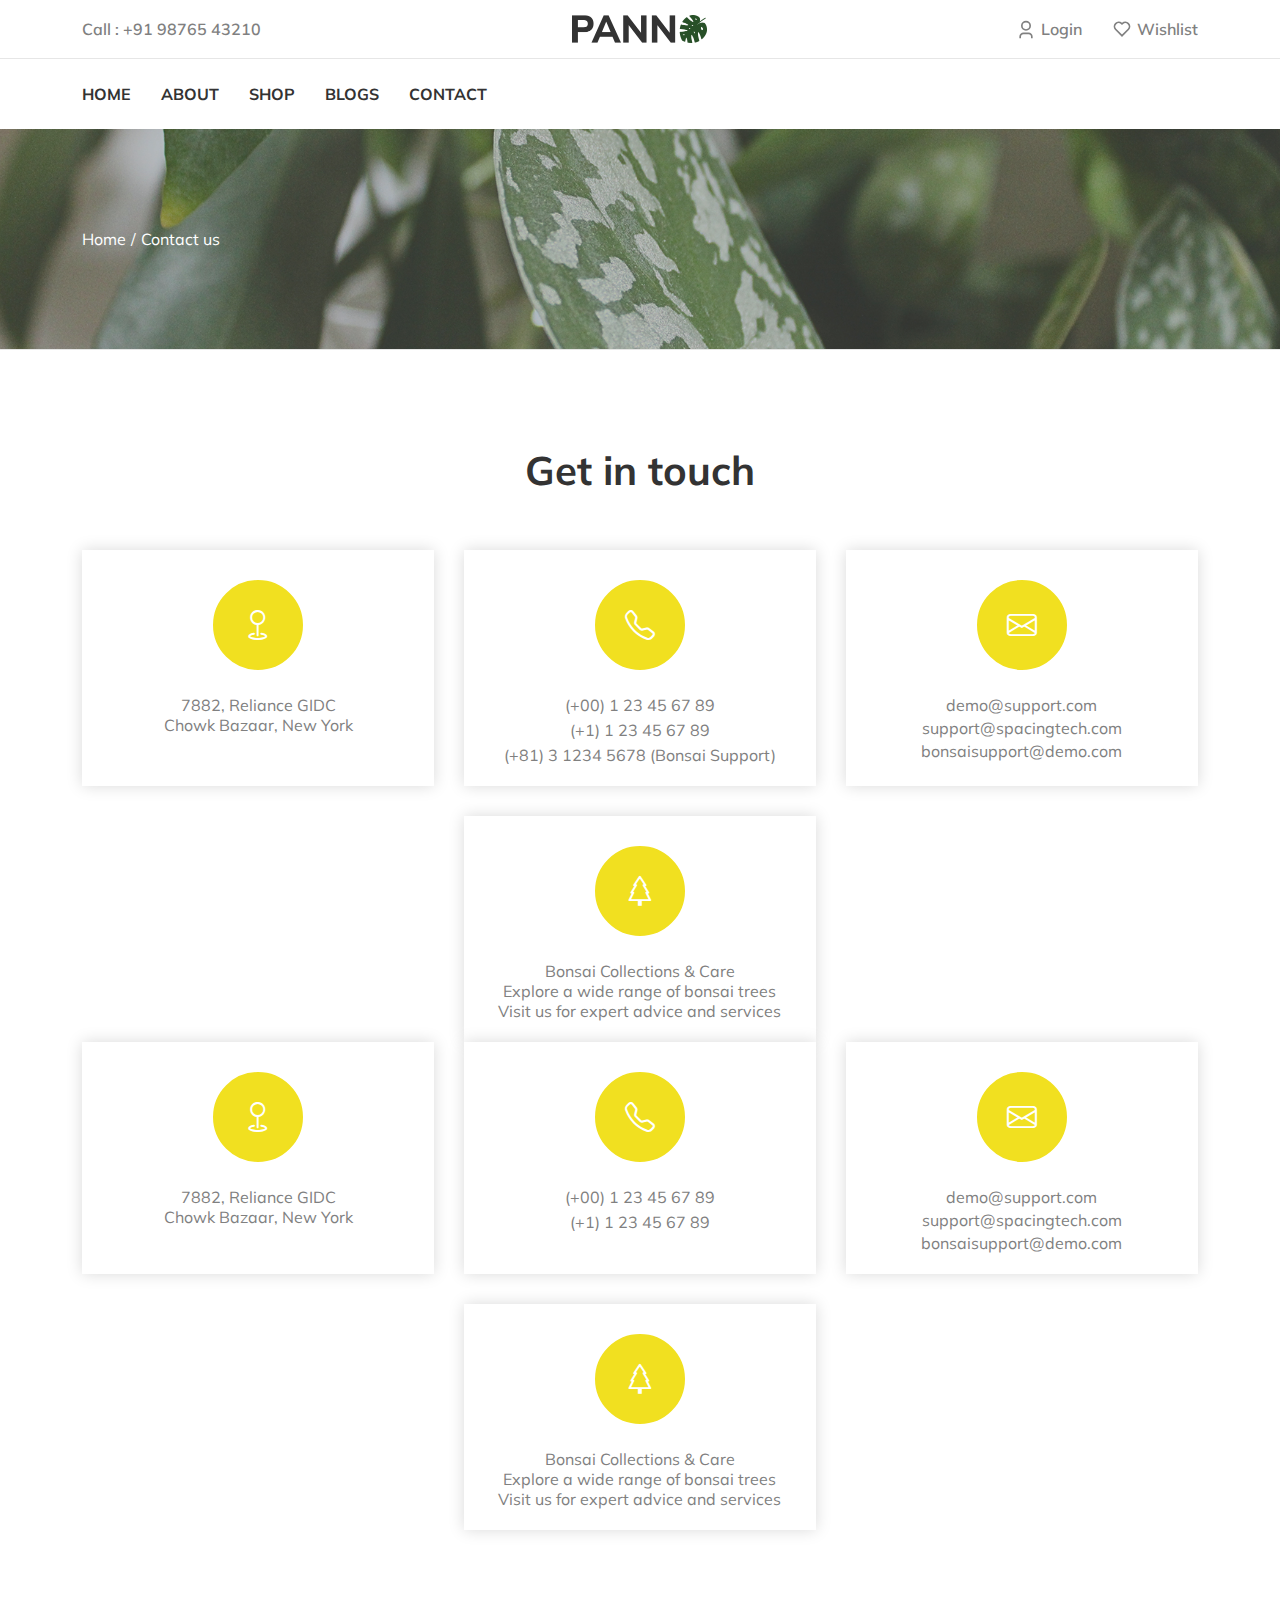
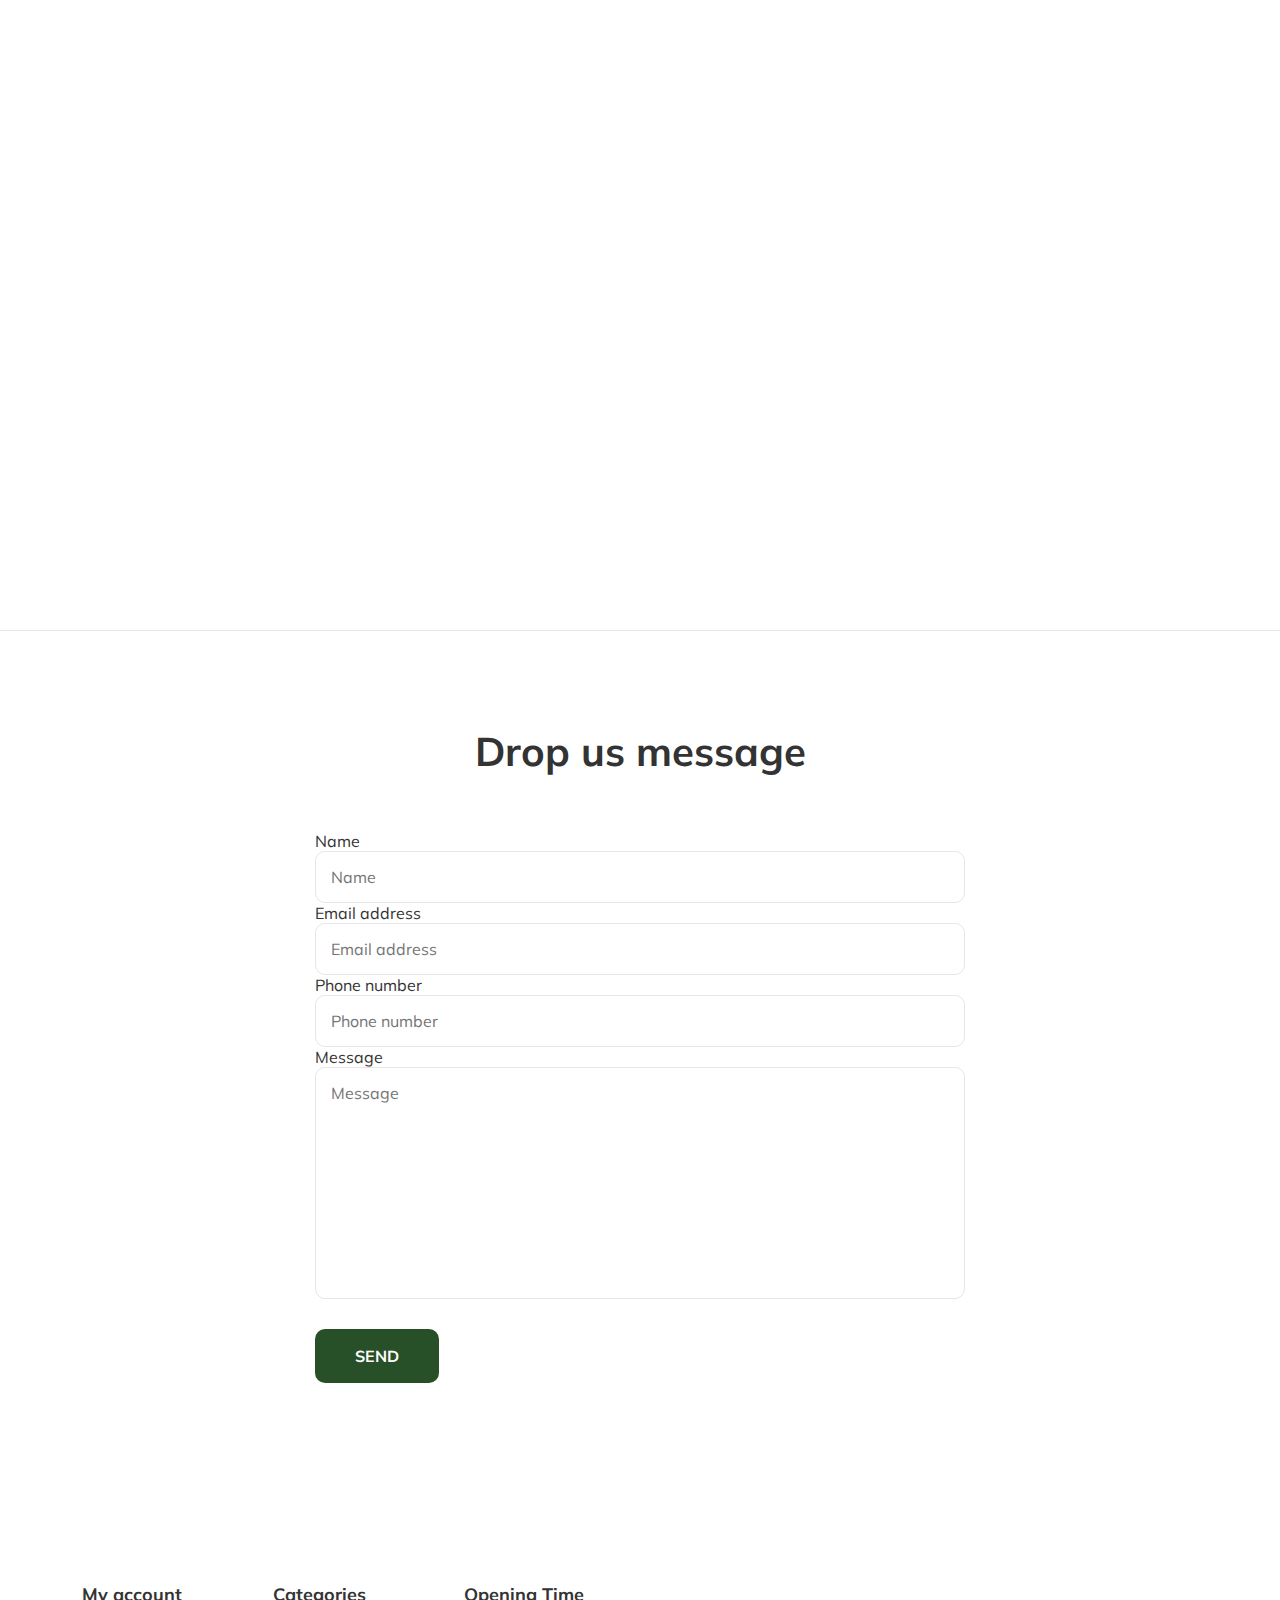
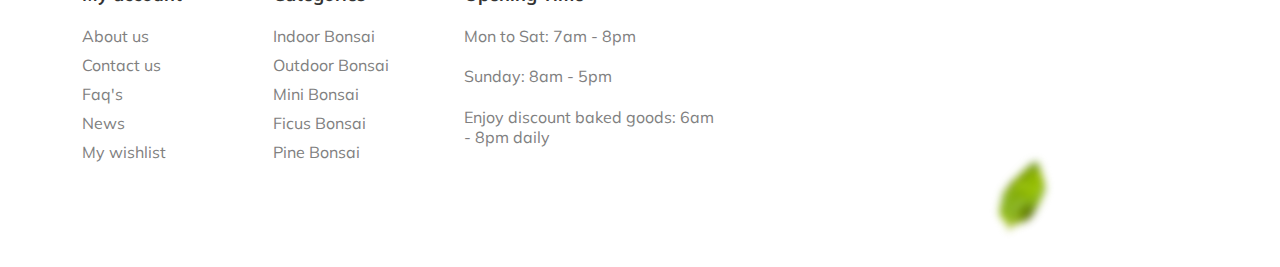
<file: contact-us.html>
<!DOCTYPE html>
<html lang="en">
<meta http-equiv="content-type" content="text/html;charset=UTF-8" />
<head>
        <meta charset="utf-8">
        <meta name="description" content="A best stylish, creative, modern responsive template for different eCommerce business or industries." />
        <meta name="keywords" content="food template, bakery products, html, eCommerce html template,plants, organic food, restaurant, live tree, responsive, pizza, burger, furniture, mobile, watches, electronics, computers accessories, toys, jewellery, restaurant accessories" />
        <meta name="author" content="bonsaiwebsite">
        <meta name="viewport" content="width=device-width, initial-scale=1">
        <!-- title -->
        <title>Nature’s Miniature Wonders</title>
        <!-- favicon -->
        <link rel="icon" type="image/x-icon" href="img/favicon/favicon6.png">
        <!-- bootstrap css -->
        <link rel="stylesheet" type="text/css" href="css/bootstrap.min.css">
        <link rel="stylesheet" type="text/css" href="css/bootstrap-icons.css">
        <!-- magnific-popup css -->
        <link rel="stylesheet" type="text/css" href="css/magnific-popup.css">
        <!-- fontawesome css -->
        <link rel="stylesheet" type="text/css" href="css/all.min.css">
        <!--fether css -->
        <link rel="stylesheet" type="text/css" href="css/feather.css">
        <!-- animate css -->
        <link rel="stylesheet" type="text/css" href="css/animate.min.css">
        <!-- owl-carousel css -->
        <link rel="stylesheet" type="text/css" href="css/owl.carousel.min.css">
        <link rel="stylesheet" type="text/css" href="css/owl.theme.default.min.css">
        <!-- swiper css -->
        <link rel="stylesheet" type="text/css" href="css/swiper-bundle.min.css">
        <!-- slick slider css -->
        <link rel="stylesheet" type="text/css" href="css/slick.css">
        <!-- collection css -->
        <link rel="stylesheet" type="text/css" href="css/collection.css">
        <!-- blog css -->
        <link rel="stylesheet" type="text/css" href="css/blog.css">
        <!-- other-pages css -->
        <link rel="stylesheet" type="text/css" href= "css/other-pages.css">
        <!-- product-page css -->
        <link rel="stylesheet" type="text/css" href="css/product-page.css">
        <!-- style css -->
        <link rel="stylesheet" type="text/css" href="css/style6.css">
    </head>
    <body>
        <!-- header start -->
        <header class="main-header">
            <div class="header-top-area">
                <div class="container">
                    <div class="row">
                        <div class="col">
                            <ul class="header-area">
                                <li class="header-element header-call-wrap">
                                    <div class="header-call">
                                        <div class="calltext">
                                            <p>Call : <a href="#">+91 98765 43210</a></p>
                                        </div>
                                    </div>
                                </li>
                                <li class="header-element header-logo">
                                    <div class="header-theme-logo">
                                        <a href="index6.html" class="theme-logo">
                                            <img src="img/logo/logo6.png" class="img-fluid" alt="logo">
                                        </a>
                                    </div>
                                </li>
                                <li class="header-element header-icon">
                                    <div class="header-icon-block">
                                        <ul class="shop-element">
                                            <li class="side-wrap toggler-wrap">
                                                <div class="toggler-wrapper">
                                                    <button class="toggler-btn">
                                                    <span class="toggler-icon"><svg viewBox="0 0 24 24" width="24" height="24" stroke="currentColor" stroke-width="2" fill="none" stroke-linecap="round" stroke-linejoin="round" class="css-i6dzq1"><line x1="3" y1="12" x2="21" y2="12"></line><line x1="3" y1="6" x2="21" y2="6"></line><line x1="3" y1="18" x2="21" y2="18"></line></svg></span>
                                                    </button>
                                                </div>
                                            </li>
                                            <li class="side-wrap search-wrap">
                                                <div class="search-wrapper">
                                                    <a href="#searchmodal" data-bs-toggle="modal">
                                                        <span class="search-icon"><svg xmlns="http://www.w3.org/2000/svg" width="1em" height="1em" viewBox="0 0 24 24"><path fill="currentColor" d="M11 2c4.968 0 9 4.032 9 9s-4.032 9-9 9s-9-4.032-9-9s4.032-9 9-9m0 16c3.867 0 7-3.133 7-7s-3.133-7-7-7s-7 3.133-7 7s3.133 7 7 7m8.485.071l2.829 2.828l-1.415 1.415l-2.828-2.829z"/></svg></span>
                                                    </a>
                                                </div>
                                            </li>
                                            <li class="side-wrap user-wrap">
                                                <div class="user-wrapper">
                                                    <a href="#store-account" class="collapsed" data-bs-toggle="collapse" aria-expanded="false">
                                                        <span class="user-icon"><svg xmlns="http://www.w3.org/2000/svg" width="1em" height="1em" viewBox="0 0 24 24"><path fill="currentColor" d="M20 22h-2v-2a3 3 0 0 0-3-3H9a3 3 0 0 0-3 3v2H4v-2a5 5 0 0 1 5-5h6a5 5 0 0 1 5 5zm-8-9a6 6 0 1 1 0-12a6 6 0 0 1 0 12m0-2a4 4 0 1 0 0-8a4 4 0 0 0 0 8"/></svg></span>
                                                        <span class="user-title">Login</span>
                                                    </a>
                                                    <div class="user-drower collapse" id="store-account">
                                                        <a href="login-account.html">Login</a>
                                                        <a href="create-account.html">Register</a>
                                                    </div>
                                                </div>
                                            </li>
                                            <li class="side-wrap wishlist-wrap">
                                                <div class="wishlist-wrapper">
                                                    <a href="wishlist-empty.html">
                                                        <span class="wishlist-icon-count">
                                                            <span class="wishlist-icon"><svg xmlns="http://www.w3.org/2000/svg" width="1em" height="1em" viewBox="0 0 24 24"><path fill="currentColor" d="M12.001 4.529a5.998 5.998 0 0 1 8.242.228a6 6 0 0 1 .236 8.236l-8.48 8.492l-8.478-8.492a6 6 0 0 1 8.48-8.464m6.826 1.641a3.998 3.998 0 0 0-5.49-.153l-1.335 1.198l-1.336-1.197a4 4 0 0 0-5.686 5.605L12 18.654l7.02-7.03a4 4 0 0 0-.193-5.454"/></svg></span>
                                                        </span>
                                                        <span class="wishlist-title">Wishlist</span>
                                                    </a>
                                                </div>
                                            </li>
                                            <li class="side-wrap cart-wrap">
                                                <div class="cart-wrapper">
                                                    <div class="shopping-cart">
                                                        <a class="add-to-cart" href="javascript:void(0)">
                                                            <span class="icon"><svg xmlns="http://www.w3.org/2000/svg" width="1em" height="1em" viewBox="0 0 24 24"><path fill="currentColor" d="M6.505 2h11a1 1 0 0 1 .8.4l2.7 3.6v15a1 1 0 0 1-1 1h-16a1 1 0 0 1-1-1V6l2.7-3.6a1 1 0 0 1 .8-.4m12.5 6h-14v12h14zm-.5-2l-1.5-2h-10l-1.5 2zm-9.5 4v2a3 3 0 1 0 6 0v-2h2v2a5 5 0 0 1-10 0v-2z"/></svg></span>
                                                            <span class="bigcounter">4</span>
                                                        </a>
                                                    </div>
                                                </div>
                                            </li>
                                        </ul>
                                    </div>
                                </li>
                            </ul>
                        </div>
                    </div>
                </div>
            </div>
            <!-- header-bottam start -->
            <div class="header-bottom-area" id="stickyheader">
                <div class="container">
                    <div class="row">
                        <div class="col">
                            <div class="header-bottam-block">
                                <div class="bottom-block header-menu">
                                    <!-- header-menu start -->
                                    <div class="mainmenu-content collapse show" id="main-collapse">
                                        <div class="main-wrap">
                                            <ul class="main-menu">
                                               
                                                <li class="menu-link">
                                                    <a href="index.html" class="link-title">
                                                        <span class="sp-link-title">Home</span>
                                                    </a>
                                                </li>
                                               
                                               
                                                <li class="menu-link">
                                                    <a href="about-us.html" class="link-title">
                                                        <span class="sp-link-title">About</span>
                                                    </a>
                                                </li>
                                                <li class="menu-link">
                                                    <a href="shop.html" class="link-title">
                                                        <span class="sp-link-title">shop</span>
                                                    </a>
                                                </li>
                                                <li class="menu-link">
                                                    <a href="blog-grid-without.html" class="link-title">
                                                        <span class="sp-link-title">blogs</span>
                                                    </a>
                                                </li>
                                                <li class="menu-link">
                                                    <a href="contact-us.html" class="link-title">
                                                        <span class="sp-link-title">contact</span>
                                                    </a>
                                                </li>                                                                                                                                                                                                                                                                                                                                                    
                                                
                                                
                                            </ul>
                                        </div>
                                    </div>
                                    <!-- header-menu end -->
                                </div>
                                
                                
                                
                                
                                
                                
                                
                                
                                
                                
                                
                                
                                
                                
                                
                                
                                
                                
                                
                                
                                
                                
                                
                                
                                </div>
                            </div>
                        </div>
                    </div>
                </div>
            </div>
        </header>
        <!-- header end -->



        



        <!-- header end -->
        <!-- main section start-->
        <main>
            <!-- breadcrumb start -->
            <section class="breadcrumb-area">
                <div class="container">
                    <div class="col">
                        <div class="row">
                            <div class="breadcrumb-index">
                                <!-- breadcrumb-list start -->
                                <ul class="breadcrumb-ul">
                                    <li class="breadcrumb-li">
                                        <a class="breadcrumb-link" href="index.html">Home</a>
                                    </li>
                                    <li class="breadcrumb-li">
                                        <span class="breadcrumb-text">Contact us</span>
                                    </li>
                                </ul>
                                <!-- breadcrumb-list end -->
                            </div>
                        </div>
                    </div>
                </div>
            </section>
            <!-- breadcrumb end -->
            <!-- get-info-area start -->
            <section class="get-info-area section-ptb">
                <div class="container">
                    <div class="row">
                        <div class="col">
                            <div class="about-content">
                                <!-- about title start -->
                                <div class="section-capture">
                                    <div class="section-title">
                                        <h2><span>Get in touch</span></h2>
                                    </div>
                                </div>
                                <!-- about title end -->
                                <!-- contact-detail start -->
                                <div class="get-info contact-detail">
                                    <ul class="get-info-ul">
                                        <li class="get-info-li">
                                            <span class="get-icon"><i class="bi bi-geo"></i></span>
                                            <span class="get-add contact-block">
                                                <span>7882, Reliance GIDC</span>
                                                 <span>Chowk Bazaar, New York</span>
                                               
                                            </span>
                                        </li>
                                        <li class="get-info-li">
                                            <span class="get-icon"><i class="bi bi-telephone"></i></span>
                                            <div class="contact-block">
                                                <a href="tel:+00123456789" class="get-add">(+00) 1 23 45 67 89</a>
                                                <a href="tel:+1123456789" class="get-add">(+1) 1 23 45 67 89</a>
                                                <!-- Bonsai-Specific Phone Number -->
                                                <a href="tel:+81312345678" class="get-add">(+81) 3 1234 5678 (Bonsai Support)</a>
                                            </div>
                                            
                                        
                                        
                                        
                                        </li>
                                        <li class="get-info-li">
                                            <span class="get-icon"><i class="bi bi-envelope"></i></span>
                                            <div class="contact-block">
                                                <a href="mailto:demo@support.com" class="get-add">demo@support.com</a>
                                                <a href="mailto:support@spacingtech.com" class="get-add get-sup">support@spacingtech.com</a>
                                                <!-- Bonsai-Specific Email -->
                                                <a href="mailto:bonsaisupport@demo.com" class="get-add get-sup">bonsaisupport@demo.com</a>
                                            </div>
                                             
                                            
                                            
                                            
                                        </li>
                                        <!-- Bonsai Information Section -->
                                        <li class="get-info-li">
                                            <span class="get-icon"><i class="bi bi-tree"></i></span>
                                            <span class="get-add contact-block">
                                                <span>Bonsai Collections & Care</span>
                                                <span>Explore a wide range of bonsai trees</span>
                                                <span>Visit us for expert advice and services</span>
                                            </span>
                                        </li>
                                    </ul>
                                </div>
                                
                        
                        
                        
                        
                                <div class="get-info contact-detail">
                                    <ul class="get-info-ul">
                                        <li class="get-info-li">
                                            <span class="get-icon"><i class="bi bi-geo"></i></span>
                                            <span class="get-add contact-block">
                                                <span>7882, Reliance GIDC</span>
                                                <span>Chowk Bazaar, New York</span>
                                                
                                            </span>
                                        </li>
                                        <li class="get-info-li">
                                            <span class="get-icon"><i class="bi bi-telephone"></i></span>
                                            <div class="contact-block">
                                                <a href="tel:+00123456789" class="get-add">(+00) 1 23 45 67 89</a>
                                                <a href="tel:+1123456789" class="get-add">(+1) 1 23 45 67 89</a>
                                            </div>
                                        </li>
                                        <li class="get-info-li">
                                            <span class="get-icon"><i class="bi bi-envelope"></i></span>
                                            <div class="contact-block">
                                                <a href="mailto:demo@support.com" class="get-add">demo@support.com</a>
                                                <a href="mailto:support@spacingtech.com" class="get-add get-sup">support@spacingtech.com</a>
                                                <!-- Bonsai-Specific Email -->
                                                <a href="mailto:bonsaisupport@demo.com" class="get-add get-sup">bonsaisupport@demo.com</a>
                                            </div>
                                        </li>
                                        
                                       
                                       
                                       
                                       
                                       
                                       
                                        <!-- Bonsai Information Section -->
                                        <li class="get-info-li">
                                            <span class="get-icon"><i class="bi bi-tree"></i></span>
                                            <span class="get-add contact-block">
                                                <span>Bonsai Collections & Care</span>
                                                <span>Explore a wide range of bonsai trees</span>
                                                <span>Visit us for expert advice and services</span>
                                            </span>
                                        </li>
                                    </ul>
                                </div>
                                
                        
                        
                        
                        
                        
                        
                        
                        
                        
                        
                        
                        
                        
                        
                        
                        
                        
                        
                        
                                <!-- contact-detail end -->
                            </div>
                        </div>
                    </div>
                </div>
            </section>
            <!-- get-info-area end -->
            <!-- google-map  start -->
            <section class="google-map section-pb">
                <div class="container">
                    <div class="row">
                        <div class="col">
                            <div class="map-wrap">
                                <div class="map-wrapper">
                                    <div class="map-info" id="map">
                                        <iframe src="https://www.google.com/maps/embed?pb=!1m18!1m12!1m3!1d3178.943120902953!2d-7.963813984699448!3d37.177822679872456!2m3!1f0!2f0!3f0!3m2!1i1024!2i768!4f13.1!3m3!1m2!1s0xd1ab161c81fb0ff%3A0x867380c80c46b1d!2sAmendoeira%20Organics!5e0!3m2!1sen!2spt!4v1631184615272!5m2!1sen!2spt" allowfullscreen="" loading="lazy"></iframe>
                                    </div>
                                </div>
                            </div>
                        </div>
                    </div>
                </div>
            </section>
            <!-- google-map  end -->
            <!-- drop-detail  start -->
            <section class="drop-detail section-ptb">
                <div class="container">
                    <div class="row">
                        <div class="col">
                            <!-- contact us title start -->
                            <div class="section-capture">
                                <div class="section-title">
                                    <h2><span>Drop us message</span></h2>
                                </div>
                            </div>
                            <!-- contact us title end -->
                            <!-- contact us from start -->
                            <div class="form-warp contact-detail">
                                <div class="contact-form-list">
                                    <form method="post">
                                        <ul class="form-fill">
                                            <li class="form-fill-li Name">
                                                <label>Name</label>
                                                <input type="text" name="q" autocomplete="name" placeholder="Name">
                                            </li>
                                            <li class="form-fill-li Email">
                                                <label>Email address</label>
                                                <input type="email" name="q" autocomplete="email" placeholder="Email address">
                                            </li>
                                            <li class="form-fill-li Phone number">
                                                <label>Phone number</label>
                                                <input type="tel" name="q" placeholder="Phone number">
                                            </li>
                                            <li class="form-fill-li Message">
                                                <label>Message</label>
                                                <textarea rows="10" placeholder="Message" class="custom-textarea"></textarea>
                                            </li>
                                        </ul>
                                        <div class="contact-submit">
                                            <button type="submit" class="btn btn-style2">
                                            <span>Send</span>
                                            </button>
                                        </div>
                                    </form>
                                </div>
                            </div>
                            <!-- contact us from start -->
                        </div>
                    </div>
                </div>
            </section>
            <!-- drop-detail  end  -->
        </main>


        
        <!-- footer start -->
        <section class="footer-area section-ptb" style="background-image: url('img/footer/footer-bg.png');">
            <div class="container">
                <div class="row">
                    <div class="col">
                        <div class="footer-list">
                            <ul class="footer-ul">
                                <li class="footer-li">
                                    <ul class="ftlist-ul">
                                        <li class="ftlist-li">
                                            <h6 class="ftlist-title">My account</h6>
                                            <a href="#footer-my-account" class="ftlist-title" data-bs-toggle="collapse" aria-expanded="false">
                                                <span>My account</span>
                                                <span><i class="fa-solid fa-plus"></i></span>
                                            </a>
                                            <ul class="ftlink-ul collapse" id="footer-my-account">
                                                <li class="ftlink-li">
                                                    <a href="about-us.html">About us</a>
                                                </li>
                                                <li class="ftlink-li">
                                                    <a href="contact-us.html">Contact us</a>
                                                </li>
                                                <li class="ftlink-li">
                                                    <a href="faq.html">Faq's</a>
                                                </li>
                                                <li class="ftlink-li">
                                                    <a href="article-post.html">News</a>
                                                </li>
                                                <li class="ftlink-li">
                                                    <a href="wishlist-product.html">My wishlist</a>
                                                </li>
                                            </ul>
                                        </li>
                                    </ul>
                                </li>
                                <li class="footer-li">
                                    <ul class="ftlist-ul">
                                        
                                        <li class="ftlist-li">
                                            <h6 class="ftlist-title">Categories</h6>
                                            <a href="#footer-extras" class="ftlist-title" data-bs-toggle="collapse" aria-expanded="false">
                                                <span>Categories</span>
                                                <span><i class="fa-solid fa-plus"></i></span>
                                            </a>
                                            <ul class="ftlink-ul collapse" id="footer-extras">
                                                <li class="ftlink-li">
                                                    <a href="product-template.html">Indoor Bonsai</a>
                                                </li>
                                                <li class="ftlink-li">
                                                    <a href="product-template.html">Outdoor Bonsai</a>
                                                </li>
                                                <li class="ftlink-li">
                                                    <a href="product-template.html">Mini Bonsai</a>
                                                </li>
                                                <li class="ftlink-li">
                                                    <a href="product-template.html">Ficus Bonsai</a>
                                                </li>
                                                <li class="ftlink-li">
                                                    <a href="product-template.html">Pine Bonsai</a>
                                                </li>
                                            </ul>
                                        </li>
                                        
                                        
                                        
                                        
                                        
                                        
                                        
                                        
                                        
                                        
                                        
                                        
                                        
                                        
                                        
                                        
                                        
                                        
                                        
                                        
                                        
                                        
                                        
                                    </ul>
                                </li>
                                <li class="footer-li store-time">
                                    <ul class="ftlist-ul">
                                        <li class="ftlist-li">
                                            <h6 class="ftlist-title">Opening Time</h6>
                                            <a href="#footer-time" class="ftlist-title" 
                                               data-bs-toggle="collapse" aria-expanded="false" aria-controls="footer-time">
                                                <span>Opening time</span>
                                                <span><i class="fa-solid fa-plus"></i></span>
                                            </a>
                                            <ul class="store-time-ul collapse" id="footer-time">
                                                <li class="time-list-li">
                                                    <span class="time-text">Mon to Sat: 7am - 8pm</span>
                                                </li>
                                                <li class="time-list-li">
                                                    <span class="time-text">Sunday: 8am - 5pm</span>
                                                </li>
                                                <li class="time-list-li">
                                                    <span class="time-text">Enjoy discount baked goods: 6am - 8pm daily</span>
                                                </li>
                                            </ul>
                                        </li>
                                        
                                        
                                        
                                        
                                        
                                        
                                        
                                        
                                        
                                        
                                        
                                        
                                        
                                        
                                        
                                        
                                        
                          
                          
                          
                          
                          
                          
                          
                          
                          
                          
                          
                          
                          
                          
                          
                          
                          
                          
                          
                          
                          
                          
                          
                          
                          
                          
                          
                          
                          
                          
                          
                          
                          
                          
                          
                          
                          
                          
                          
                          
                          
                          
                          
                          
                          
                          
                          

                          
                          
                          
                          
                          
                          
                          
                          
                          
                          
                          
                          
                          
                          
                          
                          
                          
                          
                          
                          
                          
                          
                          
                          
                          
                          
                          
                          
                          
                          
                          
                          
                    
  
  
  
  
  
  
  
  
  
  
  
  
  
  
  
  
  
  
  
  
  
  
  
  
  
  
  
  
  
  
  
  
  
  
  
  
  
  
  
  
  
  
  
  
  
  
        <!-- footer-copyright end -->
        <!-- mobile-menu start -->
        <div class="mobile-menu" id="mobile-menu">
            <div class="mobile-contents">
                <div class="menu-close">
                    <button class="menu-close-btn">
                    <span class="menu-close-icon"><svg viewBox="0 0 24 24" width="24" height="24" stroke="currentColor" stroke-width="2" fill="none" stroke-linecap="round" stroke-linejoin="round" class="css-i6dzq1"><line x1="18" y1="6" x2="6" y2="18"></line><line x1="6" y1="6" x2="18" y2="18"></line></svg></span>
                    </button>
                </div>
                <div class="header-call-wrap">
                    <div class="header-call">
                        <div class="calltext">
                            <p>Call : <a href="#"> + 0001234567980</a></p>
                        </div>
                    </div>
                </div>
                <div class="mobilemenu-content">
                    <div class="main-wrap">
                        <ul class="main-menu">
                            <li class="menu-link">
                                <a href="index.html" class="link-title">
                                    <span class="sp-link-title">Home</span>
                                   
                                </a>
                                <div class="menu-dropdown menu-single collapse" id="menu-single">
           
                                </div>
                            </li>
                            <li class="menu-link">
                                <a href="about-us.html" class="link-title" >
                                    <span class="sp-link-title">About</span>
                                   
                                </a>                      
                            </li>
                            <li class="menu-link">
                                <a href="shop.html" class="link-title">
                                    <span class="sp-link-title">Shop</span>
                                    
                                </a>
                            </li>
                            <li class="menu-link">
                                <a href="blog-grid-without.html" class="link-title">
                                    <span class="sp-link-title">Blog</span>
                                    
                                </a>
                            </li>
                            <li class="menu-link">
                                <a href="contact-us.html" class="link-title">
                                    <span class="sp-link-title">Contact</span>
                                    
                               
                            </li>
                        </ul>
                    </div>
                </div>
            </div>
        </div>
        <!-- mobile-menu end -->
        <!-- search-modal start -->
        <div class="modal fade" id="searchmodal">
            <div class="modal-dialog">
                <div class="modal-content">
                    <div class="modal-body">
                        <div class="container">
                            <div class="row">
                                <div class="col">
                                    <div class="crap-search">
                                        <!-- search-button-close start -->
                                        <div class="button-close">
                                            <button type="button" class="search-close" data-bs-dismiss="modal"><svg xmlns="http://www.w3.org/2000/svg" width="16" height="16" fill="currentColor" class="bi bi-x-lg" viewBox="0 0 16 16"><path fill-rule="evenodd" d="M13.854 2.146a.5.5 0 0 1 0 .708l-11 11a.5.5 0 0 1-.708-.708l11-11a.5.5 0 0 1 .708 0Z"/><path fill-rule="evenodd" d="M2.146 2.146a.5.5 0 0 0 0 .708l11 11a.5.5 0 0 0 .708-.708l-11-11a.5.5 0 0 0-.708 0Z"/></svg></button>
                                        </div>
                                        <!-- search-button-close end -->
                                        <!-- search-form start -->
                                        <form method="get" class="search-bar">
                                            <div class="form-search">
                                                <input name="q" placeholder="Search product here.." class="input-text" required>
                                                <button type="button" onclick="location.href='search.html'" class="search-btn"><svg xmlns="http://www.w3.org/2000/svg" width="16" height="16" class="bi bi-search" viewBox="0 0 16 16"><path d="M11.742 10.344a6.5 6.5 0 1 0-1.397 1.398h-.001c.03.04.062.078.098.115l3.85 3.85a1 1 0 0 0 1.415-1.414l-3.85-3.85a1.007 1.007 0 0 0-.115-.1zM12 6.5a5.5 5.5 0 1 1-11 0 5.5 5.5 0 0 1 11 0z"/></svg></button>
                                            </div>
                                        </form>
                                        <!-- search-form end -->
                                    </div>
                                </div>
                            </div>
                        </div>
                    </div>
                </div>
            </div>
        </div>
        <!-- search-modal end -->
        <!-- cart-drawer start -->
        <div class="cart-drawer" id="cart-drawer">
            <form action="https://spacingtech.com/cart" method="post" class="drawer-contents">
                <div class="drawer-fixed-header">
                    <div class="drawer-header">
                        <h6 class="drawer-header-title">Cart</h6>
                        <div class="drawer-close">
                            <button type="button" class="drawer-close-btn"><span class="drawer-close-icon"><svg viewBox="0 0 24 24" width="16" height="16" stroke="currentColor" stroke-width="2" fill="none" stroke-linecap="round" stroke-linejoin="round" class="css-i6dzq1"><line x1="18" y1="6" x2="6" y2="18"></line><line x1="6" y1="6" x2="18" y2="18"></line></svg></span></button>
                        </div>
                    </div>
                </div>
                <div class="drawer-cart-empty">
                    <div class="drawer-scrollable">
                        <h2>Your cart is currently empty</h2>
                        <a href="collection.html" class="btn btn-style2">Continue shopping</a>
                    </div>
                </div>
                <div class="drawer-inner">
                    <div class="drawer-scrollable">
                        <ul class="cart-items">
                            <li class="cart-item">
                                <div class="cart-item-info">
                                    <div class="cart-item-image">
                                        <a href="product-template.html">
                                            <img src="img/menu/home6-pro-banner1.jpg" class="img-fluid" alt="cart-1">
                                        </a>
                                    </div>
                                    <div class="cart-item-details">
                                        <div class="cart-item-name">
                                            <a href="product-template.html">Aloe vera plant</a>
                                        </div>
                                        <div class="cart-pro-info">
                                            <div class="cart-qty-price">
                                                <span>1</span>
                                                <span>×</span>
                                                <span class="price">$25.00</span>
                                            </div>
                                        </div>
                                        <div class="cart-item-sub">
                                            <div class="cart-qty-price-remove">
                                                <div class="cart-item-qty">
                                                    <div class="js-qty-wrapper">
                                                        <div class="js-qty-wrap">
                                                            <button type="button" class="js-qty-adjust ju-qty-adjust-minus"><span><svg viewBox="0 0 24 24" width="16" height="16" stroke="currentColor" stroke-width="2" fill="none" stroke-linecap="round" stroke-linejoin="round" class="css-i6dzq1"><line x1="5" y1="12" x2="19" y2="12"></line></svg></span></button>
                                                            <input type="text" class="js-qty-num" name="name" value="1" pattern="[0-9]*">
                                                            <button type="button" class="js-qty-adjust ju-qty-adjust-plus"><span><svg viewBox="0 0 24 24" width="16" height="16" stroke="currentColor" stroke-width="2" fill="none" stroke-linecap="round" stroke-linejoin="round" class="css-i6dzq1"><line x1="12" y1="5" x2="12" y2="19"></line><line x1="5" y1="12" x2="19" y2="12"></line></svg></span></button>
                                                        </div>
                                                    </div>
                                                </div>
                                                <div class="cart-item-price">
                                                    <span class="cart-price">$12.00</span>
                                                </div>
                                                <div class="cart-item-remove">
                                                    <button type="button" class="cart-remove"><span><svg viewBox="0 0 24 24" width="16" height="16" stroke="currentColor" stroke-width="2" fill="none" stroke-linecap="round" stroke-linejoin="round" class="css-i6dzq1"><polyline points="3 6 5 6 21 6"></polyline><path d="M19 6v14a2 2 0 0 1-2 2H7a2 2 0 0 1-2-2V6m3 0V4a2 2 0 0 1 2-2h4a2 2 0 0 1 2 2v2"></path><line x1="10" y1="11" x2="10" y2="17"></line><line x1="14" y1="11" x2="14" y2="17"></line></svg></span></button>
                                                </div>
                                            </div>
                                        </div>
                                    </div>
                                </div>
                            </li>
                            <li class="cart-item">
                                <div class="cart-item-info">
                                    <div class="cart-item-image">
                                        <a href="product-template.html">
                                            <img src="img/menu/home6-pro-banner2.jpg" class="img-fluid" alt="cart-1">
                                        </a>
                                    </div>
                                    <div class="cart-item-details">
                                        <div class="cart-item-name">
                                            <a href="product-template.html">Castle cactus - Green</a>
                                        </div>
                                        <div class="cart-pro-info">
                                            <div class="cart-qty-price">
                                                <span>1</span>
                                                <span>×</span>
                                                <span class="price">$61.00</span>
                                            </div>
                                        </div>
                                        <div class="cart-item-sub">
                                            <div class="cart-qty-price-remove">
                                                <div class="cart-item-qty">
                                                    <div class="js-qty-wrapper">
                                                        <div class="js-qty-wrap">
                                                            <button type="button" class="js-qty-adjust ju-qty-adjust-minus"><span><svg viewBox="0 0 24 24" width="16" height="16" stroke="currentColor" stroke-width="2" fill="none" stroke-linecap="round" stroke-linejoin="round" class="css-i6dzq1"><line x1="5" y1="12" x2="19" y2="12"></line></svg></span></button>
                                                            <input type="text" class="js-qty-num" name="name" value="1" pattern="[0-9]*">
                                                            <button type="button" class="js-qty-adjust ju-qty-adjust-plus"><span><svg viewBox="0 0 24 24" width="16" height="16" stroke="currentColor" stroke-width="2" fill="none" stroke-linecap="round" stroke-linejoin="round" class="css-i6dzq1"><line x1="12" y1="5" x2="12" y2="19"></line><line x1="5" y1="12" x2="19" y2="12"></line></svg></span></button>
                                                        </div>
                                                    </div>
                                                </div>
                                                <div class="cart-item-price">
                                                    <span class="cart-price">$12.00</span>
                                                </div>
                                                <div class="cart-item-remove">
                                                    <button type="button" class="cart-remove"><span><svg viewBox="0 0 24 24" width="16" height="16" stroke="currentColor" stroke-width="2" fill="none" stroke-linecap="round" stroke-linejoin="round" class="css-i6dzq1"><polyline points="3 6 5 6 21 6"></polyline><path d="M19 6v14a2 2 0 0 1-2 2H7a2 2 0 0 1-2-2V6m3 0V4a2 2 0 0 1 2-2h4a2 2 0 0 1 2 2v2"></path><line x1="10" y1="11" x2="10" y2="17"></line><line x1="14" y1="11" x2="14" y2="17"></line></svg></span></button>
                                                </div>
                                            </div>
                                        </div>
                                    </div>
                                </div>
                            </li>
                            <li class="cart-item">
                                <div class="cart-item-info">
                                    <div class="cart-item-image">
                                        <a href="product-template.html">
                                            <img src="img/menu/home6-pro-banner3.jpg" class="img-fluid" alt="cart-1">
                                        </a>
                                    </div>
                                    <div class="cart-item-details">
                                        <div class="cart-item-name">
                                            <a href="product-template.html">Bird of paradis</a>
                                        </div>
                                        <div class="cart-pro-info">
                                            <div class="cart-qty-price">
                                                <span>1</span>
                                                <span>×</span>
                                                <span class="price">$54.00</span>
                                            </div>
                                        </div>
                                        <div class="cart-item-sub">
                                            <div class="cart-qty-price-remove">
                                                <div class="cart-item-qty">
                                                    <div class="js-qty-wrapper">
                                                        <div class="js-qty-wrap">
                                                            <button type="button" class="js-qty-adjust ju-qty-adjust-minus"><span><svg viewBox="0 0 24 24" width="16" height="16" stroke="currentColor" stroke-width="2" fill="none" stroke-linecap="round" stroke-linejoin="round" class="css-i6dzq1"><line x1="5" y1="12" x2="19" y2="12"></line></svg></span></button>
                                                            <input type="text" class="js-qty-num" name="name" value="1" pattern="[0-9]*">
                                                            <button type="button" class="js-qty-adjust ju-qty-adjust-plus"><span><svg viewBox="0 0 24 24" width="16" height="16" stroke="currentColor" stroke-width="2" fill="none" stroke-linecap="round" stroke-linejoin="round" class="css-i6dzq1"><line x1="12" y1="5" x2="12" y2="19"></line><line x1="5" y1="12" x2="19" y2="12"></line></svg></span></button>
                                                        </div>
                                                    </div>
                                                </div>
                                                <div class="cart-item-price">
                                                    <span class="cart-price">$12.00</span>
                                                </div>
                                                <div class="cart-item-remove">
                                                    <button type="button" class="cart-remove"><span><svg viewBox="0 0 24 24" width="16" height="16" stroke="currentColor" stroke-width="2" fill="none" stroke-linecap="round" stroke-linejoin="round" class="css-i6dzq1"><polyline points="3 6 5 6 21 6"></polyline><path d="M19 6v14a2 2 0 0 1-2 2H7a2 2 0 0 1-2-2V6m3 0V4a2 2 0 0 1 2-2h4a2 2 0 0 1 2 2v2"></path><line x1="10" y1="11" x2="10" y2="17"></line><line x1="14" y1="11" x2="14" y2="17"></line></svg></span></button>
                                                </div>
                                            </div>
                                        </div>
                                    </div>
                                </div>
                            </li>
                            <li class="cart-item">
                                <div class="cart-item-info">
                                    <div class="cart-item-image">
                                        <a href="product-template.html">
                                            <img src="img/menu/home6-pro-banner4.jpg" class="img-fluid" alt="cart-1">
                                        </a>
                                    </div>
                                    <div class="cart-item-details">
                                        <div class="cart-item-name">
                                            <a href="product-template.html">Areca palm</a>
                                        </div>
                                        <div class="cart-pro-info">
                                            <div class="cart-qty-price">
                                                <span>1</span>
                                                <span>×</span>
                                                <span class="price">$11.00</span>
                                            </div>
                                        </div>
                                        <div class="cart-item-sub">
                                            <div class="cart-qty-price-remove">
                                                <div class="cart-item-qty">
                                                    <div class="js-qty-wrapper">
                                                        <div class="js-qty-wrap">
                                                            <button type="button" class="js-qty-adjust ju-qty-adjust-minus"><span><svg viewBox="0 0 24 24" width="16" height="16" stroke="currentColor" stroke-width="2" fill="none" stroke-linecap="round" stroke-linejoin="round" class="css-i6dzq1"><line x1="5" y1="12" x2="19" y2="12"></line></svg></span></button>
                                                            <input type="text" class="js-qty-num" name="name" value="1" pattern="[0-9]*">
                                                            <button type="button" class="js-qty-adjust ju-qty-adjust-plus"><span><svg viewBox="0 0 24 24" width="16" height="16" stroke="currentColor" stroke-width="2" fill="none" stroke-linecap="round" stroke-linejoin="round" class="css-i6dzq1"><line x1="12" y1="5" x2="12" y2="19"></line><line x1="5" y1="12" x2="19" y2="12"></line></svg></span></button>
                                                        </div>
                                                    </div>
                                                </div>
                                                <div class="cart-item-price">
                                                    <span class="cart-price">$12.00</span>
                                                </div>
                                                <div class="cart-item-remove">
                                                    <button type="button" class="cart-remove"><span><svg viewBox="0 0 24 24" width="16" height="16" stroke="currentColor" stroke-width="2" fill="none" stroke-linecap="round" stroke-linejoin="round" class="css-i6dzq1"><polyline points="3 6 5 6 21 6"></polyline><path d="M19 6v14a2 2 0 0 1-2 2H7a2 2 0 0 1-2-2V6m3 0V4a2 2 0 0 1 2-2h4a2 2 0 0 1 2 2v2"></path><line x1="10" y1="11" x2="10" y2="17"></line><line x1="14" y1="11" x2="14" y2="17"></line></svg></span></button>
                                                </div>
                                            </div>
                                        </div>
                                    </div>
                                </div>
                            </li>
                        </ul>
                        <div class="drawer-notes">
                            <label for="cartnote">Order note</label>
                            <textarea name="note" class="cart-notes" id="cartnote"></textarea>
                        </div>
                    </div>
                    <div class="drawer-footer">
                        <div class="drawer-block drawer-total">
                            <span class="drawer-subtotal">Subtotal</span>
                            <span class="drawer-totalprice">$74.00</span>
                        </div>
                        <div class="drawer-block drawer-ship-text">
                            <label class="box-area">
                                <span class="text">I have read and agree with the <a href="terms-condition.html">terms &amp; condition.</a></span>
                                <input type="checkbox" class="cust-checkbox">
                                <span class="cust-check"></span>
                            </label>
                        </div>
                        <div class="drawer-block drawer-cart-checkout">
                            <div class="cart-checkout-btn">
                                <button type="button" onclick="location.href='cart-page.html'" name="checkout" class="btn btn-style">View cart</button>
                                <button type="button" onclick="location.href='checkout-style1.html'" class="checkout btn btn-style2 disabled">Checkout</button>
                            </div>
                        </div>
                    </div>
                </div>
            </form>
        </div>
        <!-- cart-drawer end -->
        <!-- quickview modal start -->
        <div class="productmodal">
            <div class="modal fade" id="quickview">
                <div class="modal-dialog">
                    <div class="modal-content">
                        <div class="modal-header">
                            <h6 class="modal-quickview">Quickview</h6>
                            <button type="button" class="close" data-bs-dismiss="modal"><i class="fa-solid fa-xmark"></i></button>
                        </div>
                        <div class="modal-body">
                            <!-- quickview-sliderstart -->
                            <div class="quickview-slider">
                                <div class="quick-view-tab">
                                    <div class="quick-block ">
                                        <div class="quick-image">
                                            <a href="product-template.html"><img src="img/product/home6-pro-5.jpg" class="img-fluid" alt="p-1"></a>
                                        </div>
                                    </div>
                                </div>
                            </div>
                            
                            <!-- quickview-slider end -->
                            <!-- quick-view-content start -->
                            <div class="quick-view-content">
                                <div class="pro-nprist">
                                    <!-- product-title start -->
                                    <div class="product-title">
                                        <h6>Castle cactus</h6>
                                    </div>
                                    <!-- product-title end -->
                                    <!-- product-price start -->
                                    <div class="product-price">
                                        <div class="price-box">
                                            <span class="new-price">$21.00</span>
                                            <span class="old-price">$25.00</span>
                                        </div>
                                    </div>
                                    <!-- product-price end -->
                                    <!-- product-desc start -->
                                    <div class="product-desc">
                                        <p>Lorem ipsum dolor sit amet, consectetur adipiscing elit, sed do eiusmod tempor incididunt ut labore et dolore magn</p>
                                    </div>
                                    <!-- product-desc end -->
                                    <form id="add-item-qv" action="https://spacingtech.com/cart/add" method="post">
                                        <div class="quick-view-select">
                                            <div class="quick-view-text">
                                                <div class="selector-wrapper">
                                                    <label>Color:</label>
                                                    <select class="single-option-selector" data-option="option2" id="product-color">
                                                        <option value="Black">Black</option>
                                                        <option value="Gray">Gray</option>
                                                        <option value="Brown">Brown</option>
                                                    </select>
                                                </div>
                                                <div class="selector-wrapper">
                                                    <div class="pro-qty-wrap">
                                                        <h6>Quantity:</h6>
                                                        <div class="product-quantity">
                                                            <div class="cart-plus-minus">
                                                                <button class="dec qtybutton minus"><i class="fa-solid fa-minus"></i></button>
                                                                <input value="1" type="text" name="quantity" pattern="[0-9]*">
                                                                <button class="inc qtybutton plus"><i class="fa-solid fa-plus"></i></button>
                                                            </div>
                                                        </div>
                                                    </div>
</file>
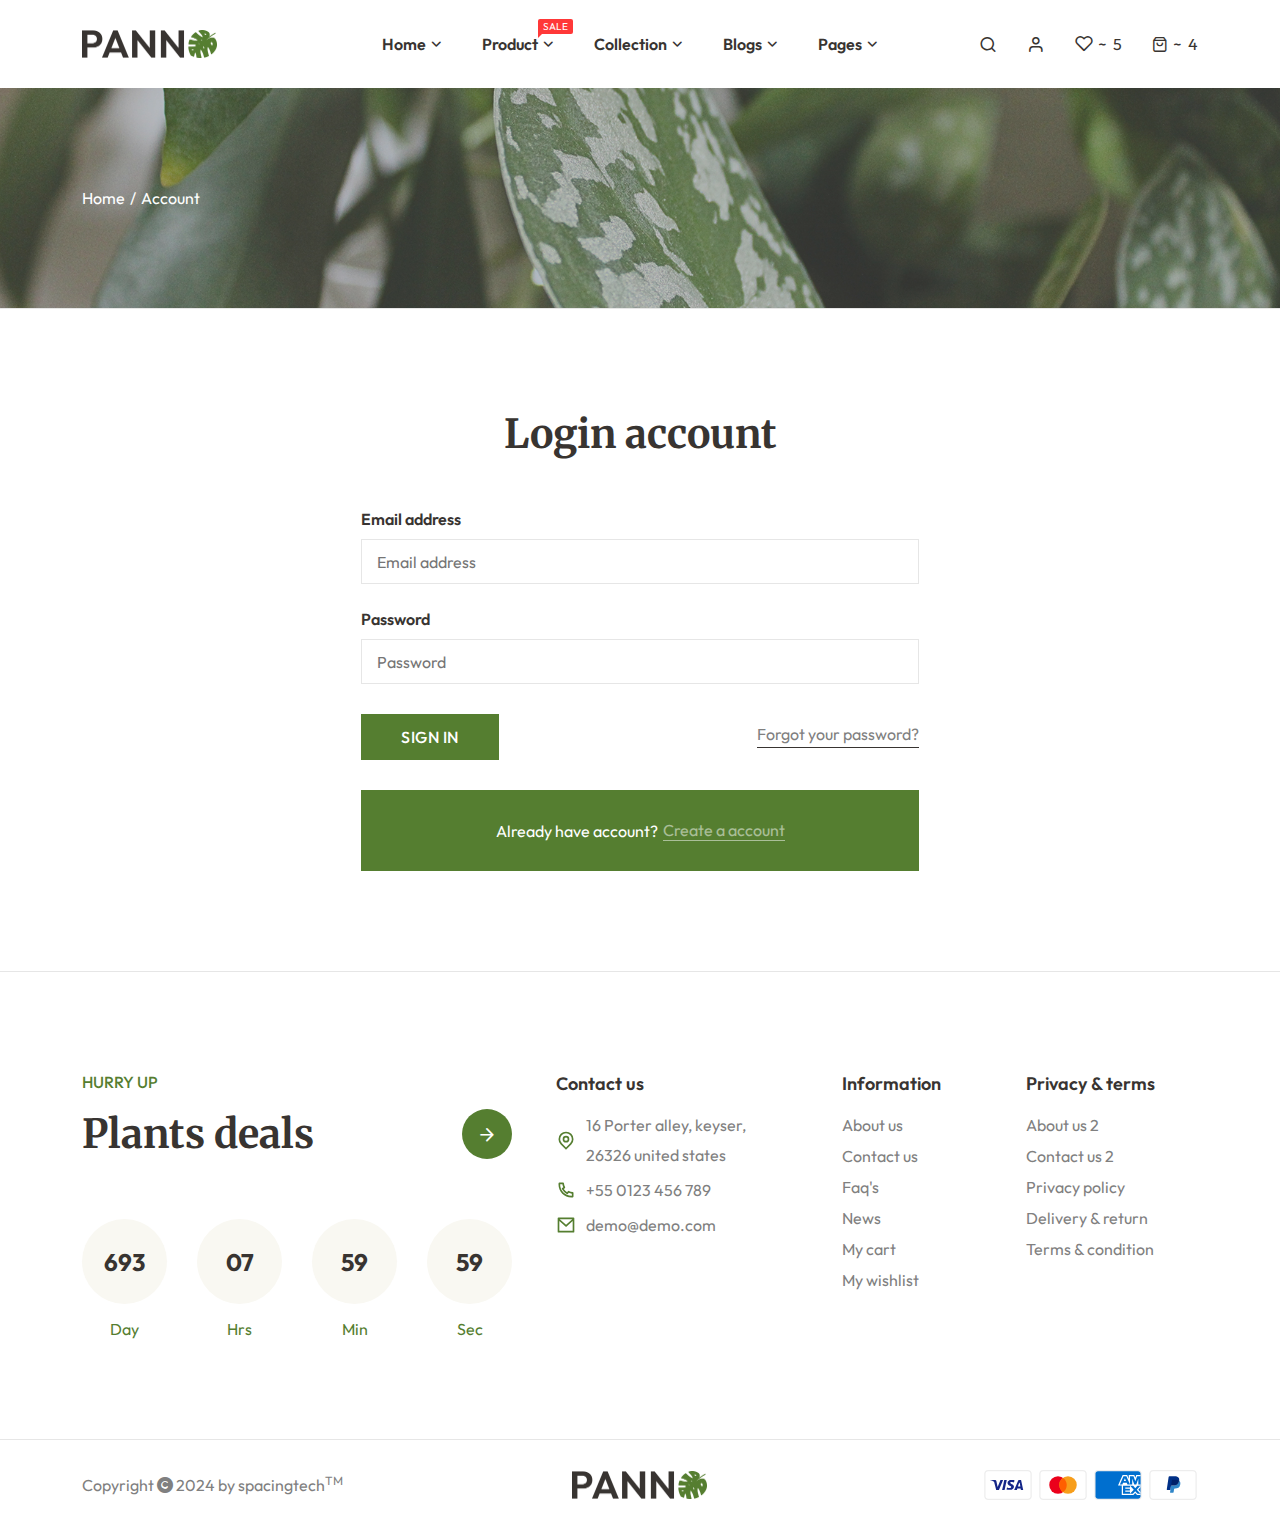
<file: login-account.html>
<!DOCTYPE html>
<html lang="en">
    
<!-- Mirrored from spacingtech.com/html/panno/panno/login-account.html by HTTrack Website Copier/3.x [XR&CO'2014], Sat, 09 Nov 2024 07:47:01 GMT -->
<!-- Added by HTTrack --><meta http-equiv="content-type" content="text/html;charset=UTF-8" /><!-- /Added by HTTrack -->
<head>
        <meta charset="utf-8">
        <meta name="description" content="A best stylish, creative, modern responsive template for different eCommerce business or industries." />
        <meta name="keywords" content="food template, bakery products, html, eCommerce html template,plants, organic food, restaurant, live tree, responsive, pizza, burger, furniture, mobile, watches, electronics, computers accessories, toys, jewellery, restaurant accessories" />
        <meta name="author" content="spacingtech_webify">
        <meta name="viewport" content="width=device-width, initial-scale=1">
        <!-- title -->
        <title>Panno - The Plants & Organic Food eCommerce HTML5 template</title>
        <!-- favicon -->
        <link rel="icon" type="image/x-icon" href="img/favicon/favicon.png">
        <!-- bootstrap css -->
        <link rel="stylesheet" type="text/css" href="css/bootstrap.min.css">
        <link rel="stylesheet" type="text/css" href="css/bootstrap-icons.css">
        <!-- magnific-popup css -->
        <link rel="stylesheet" type="text/css" href="css/magnific-popup.css">
        <!-- fontawesome css -->
        <link rel="stylesheet" type="text/css" href="css/all.min.css">
        <!--fether css -->
        <link rel="stylesheet" type="text/css" href="css/feather.css">
        <!-- animate css -->
        <link rel="stylesheet" type="text/css" href="css/animate.min.css">
        <!-- owl-carousel css -->
        <link rel="stylesheet" type="text/css" href="css/owl.carousel.min.css">
        <link rel="stylesheet" type="text/css" href="css/owl.theme.default.min.css">
        <!-- swiper css -->
        <link rel="stylesheet" type="text/css" href="css/swiper-bundle.min.css">
        <!-- slick slider css -->
        <link rel="stylesheet" type="text/css" href="css/slick.css">
        <!-- collection css -->
        <link rel="stylesheet" type="text/css" href="css/collection.css">
        <!-- blog css -->
        <link rel="stylesheet" type="text/css" href="css/blog.css">
        <!-- other-pages css -->
        <link rel="stylesheet" type="text/css" href= "css/other-pages.css">
        <!-- product-page css -->
        <link rel="stylesheet" type="text/css" href="css/product-page.css">
        <!-- theme css -->
        <link rel="stylesheet" type="text/css" href="css/theme.html">
        <!-- style css -->
        <link rel="stylesheet" type="text/css" href="css/style.css">
    </head>
    <body>
        <!-- header start -->
        <header class="main-header" id="stickyheader">
            <div class="header-top-area">
                <div class="container">
                    <div class="row">
                        <div class="col">
                            <div class="header-area">
                                <div class="header-element header-logo">
                                    <div class="header-theme-logo">
                                        <a href="index.html" class="theme-logo">
                                            <img src="img/logo/logo.png" class="img-fluid" alt="logo">
                                        </a>
                                    </div>
                                </div>
                                <div class="header-element header-menu">
                                    <!-- header-menu start -->
                                    <div class="mainmenu-content">
                                        <div class="main-wrap">
                                            <ul class="main-menu">
                                                <li class="menu-link">
                                                    <a href="index2.html" class="link-title">
                                                        <span class="sp-link-title">Home</span>
                                                        <span class="menu-arrow"><i class="fa fa-angle-down"></i></span>
                                                    </a>
                                                    <div class="menu-dropdown menu-single collapse" id="collapse-Home">
                                                        <ul class="ul">
                                                            <li class="menusingle-li">
                                                                <a href="index7.html" class="menusingle-title">
                                                                    <span class="sp-link-title">Food &amp; bakery<span class="header-sale-lable">New</span></span>
                                                                </a>
                                                            </li>
                                                            <li class="menusingle-li">
                                                                <a href="index6.html" class="menusingle-title">
                                                                    <span class="sp-link-title">Online plants</span>
                                                                </a>
                                                            </li>
                                                            <li class="menusingle-li">
                                                                <a href="index.html" class="menusingle-title">
                                                                    <span class="sp-link-title">Live plants</span>
                                                                </a>
                                                            </li>
                                                            <li class="menusingle-li">
                                                                <a href="index2.html" class="menusingle-title">
                                                                    <span class="sp-link-title">Organic food</span>
                                                                </a>
                                                            </li>
                                                            <li class="menusingle-li">
                                                                <a href="index3.html" class="menusingle-title">
                                                                    <span class="sp-link-title">Restaurants</span>
                                                                </a>
                                                            </li>
                                                            <li class="menusingle-li">
                                                                <a href="index4.html" class="menusingle-title">
                                                                    <span class="sp-link-title">Plants & trees</span>
                                                                </a>
                                                            </li>
                                                            <li class="menusingle-li">
                                                                <a href="index5.html" class="menusingle-title">
                                                                    <span class="sp-link-title">Juice & drink</span>
                                                                </a>
                                                            </li>
                                                        </ul>
                                                    </div>
                                                </li>
                                                <li class="menu-link">
                                                    <a href="collection.html" class="link-title">
                                                        <span class="sp-link-title">Product<span class="header-sale-lable">Sale</span></span>
                                                        <span class="menu-arrow"><i class="fa fa-angle-down"></i></span>
                                                    </a>
                                                    <div class="menu-dropdown menu-mega collapse" id="colection">
                                                        <ul class="ul container p-0">
                                                            <li class="menumega-li">
                                                                <a href="javascript:void(0)" class="menumega-title">
                                                                    <span class="sp-link-title">Shop page</span>
                                                                    <span class="menu-arrow"><i class="fa-solid fa-angle-down"></i></span>
                                                                </a>
                                                                <div class="menumegasup-dropdown collapse">
                                                                    <ul class="menumegasup-ul">
                                                                        <li class="menumegasup-li">
                                                                            <a href="collection-without.html" class="menumegasup-title">
                                                                                <span class="sp-link-title">Collection</span>
                                                                            </a>
                                                                        </li>
                                                                        <li class="menumegasup-li">
                                                                            <a href="collection.html" class="menumegasup-title">
                                                                                <span class="sp-link-title">Collection left</span>
                                                                            </a>
                                                                        </li>
                                                                        <li class="menumegasup-li">
                                                                            <a href="collection-right.html" class="menumegasup-title">
                                                                                <span class="sp-link-title">Collection right</span>
                                                                            </a>
                                                                        </li>
                                                                        <li class="menumegasup-li">
                                                                            <a href="collection-list-without.html" class="menumegasup-title">
                                                                                <span class="sp-link-title">Collection list</span>
                                                                            </a>
                                                                        </li>
                                                                        <li class="menumegasup-li">
                                                                            <a href="collection-list.html" class="menumegasup-title">
                                                                                <span class="sp-link-title">Collection list left</span>
                                                                            </a>
                                                                        </li>
                                                                        <li class="menumegasup-li">
                                                                            <a href="collection-list-right.html" class="menumegasup-title">
                                                                                <span class="sp-link-title">Collection list right</span>
                                                                            </a>
                                                                        </li>
                                                                    </ul>
                                                                </div>
                                                            </li>
                                                            <li class="menumega-li">
                                                                <a href="javascript:void(0)" class="menumega-title">
                                                                    <span class="sp-link-title">Product page</span>
                                                                    <span class="menu-arrow"><i class="fa-solid fa-angle-down"></i></span>
                                                                </a>
                                                                <div class="menumegasup-dropdown collapse">
                                                                    <ul class="menumegasup-ul">
                                                                        <li class="menumegasup-li">
                                                                            <a href="product-template.html" class="menumegasup-title">
                                                                                <span class="sp-link-title">Product layout</span>
                                                                            </a>
                                                                        </li>
                                                                        <li class="menumegasup-li">
                                                                            <a href="product-template2.html" class="menumegasup-title">
                                                                                <span class="sp-link-title">Product tab</span>
                                                                            </a>
                                                                        </li>
                                                                        <li class="menumegasup-li">
                                                                            <a href="product-template3.html" class="menumegasup-title">
                                                                                <span class="sp-link-title">Product advance</span>
                                                                            </a>
                                                                        </li>
                                                                        <li class="menumegasup-li">
                                                                            <a href="product-template4.html" class="menumegasup-title">
                                                                                <span class="sp-link-title">Product accordion</span>
                                                                            </a>
                                                                        </li>
                                                                        <li class="menumegasup-li">
                                                                            <a href="product-template5.html" class="menumegasup-title">
                                                                                <span class="sp-link-title">Product center</span>
                                                                            </a>
                                                                        </li>
                                                                        <li class="menumegasup-li">
                                                                            <a href="product-template6.html" class="menumegasup-title">
                                                                                <span class="sp-link-title">Product sticky</span>
                                                                            </a>
                                                                        </li>
                                                                        <li class="menumegasup-li">
                                                                            <a href="product-template7.html" class="menumegasup-title">
                                                                                <span class="sp-link-title">Product side</span>
                                                                            </a>
                                                                        </li>
                                                                    </ul>
                                                                </div>
                                                            </li>
                                                            <li class="menumega-li">
                                                                <div class="menu-product">
                                                                    <ul class="menumegasup-ul">
                                                                        <li class="menumegasup-li">
                                                                            <div class="product-menu-list">
                                                                                <div class="single-product-wrap">
                                                                                    <div class="product-image">
                                                                                        <a href="product-template.html" class="pro-img">
                                                                                            <img class="img-fluid img1" src="img/menu/home1-pro-banner1.jpg" alt="menupro-1">
                                                                                            <img class="img-fluid img2" src="img/menu/home1-pro-banner2.jpg" alt="menupro-2">
                                                                                        </a>
                                                                                    </div>
                                                                                    <div class="product-content">
                                                                                        <h6><a href="product-template.html">Philodendron birkin</a></h6>
                                                                                        <div class="price-box">
                                                                                            <span class="new-price">Rs. 25.00</span>
                                                                                            <span class="old-price">Rs. 45.00</span>
                                                                                        </div>
                                                                                    </div>
                                                                                </div>
                                                                            </div>
                                                                        </li>
                                                                        <li class="menumegasup-li">
                                                                            <div class="product-menu-list">
                                                                                <div class="single-product-wrap">
                                                                                    <div class="product-image">
                                                                                        <a href="product-template.html" class="pro-img">
                                                                                            <img class="img-fluid img1" src="img/menu/home1-pro-banner3.jpg" alt="menupro-1">
                                                                                            <img class="img-fluid img2" src="img/menu/home1-pro-banner4.jpg" alt="menupro-2">
                                                                                        </a>
                                                                                    </div>
                                                                                    <div class="product-content">
                                                                                        <h6><a href="product-template.html">Majesty palm</a></h6>
                                                                                        <div class="price-box">
                                                                                            <span class="new-price">Rs. 11.00</span>
                                                                                            <span class="old-price">Rs. 19.00</span>
                                                                                        </div>
                                                                                    </div>
                                                                                </div>
                                                                            </div>
                                                                        </li>
                                                                    </ul>
                                                                    <div class="menu-product-btn">
                                                                        <a href="collection.html" class="menu-pro-link">See more<i class="bi bi-chevron-right"></i></a>
                                                                    </div>
                                                                </div>
                                                            </li>
                                                            <li class="menumega-li">
                                                                <div class="menu-product">
                                                                    <ul class="menumegasup-ul">
                                                                        <li class="menumegasup-li">
                                                                            <div class="product-menu-list">
                                                                                <div class="single-product-wrap">
                                                                                    <div class="product-image">
                                                                                        <a href="product-template.html" class="pro-img">
                                                                                            <img class="img-fluid img1" src="img/menu/home1-pro-banner5.jpg" alt="menupro-1">
                                                                                            <img class="img-fluid img2" src="img/menu/home1-pro-banner6.jpg" alt="menupro-2">
                                                                                        </a>
                                                                                    </div>
                                                                                    <div class="product-content">
                                                                                        <h6><a href="product-template.html">Wheat grass</a></h6>
                                                                                        <div class="price-box">
                                                                                            <span class="new-price">Rs. 21.00</span>
                                                                                            <span class="old-price">Rs. 25.00</span>
                                                                                        </div>
                                                                                    </div>
                                                                                </div>
                                                                            </div>
                                                                        </li>
                                                                        <li class="menumegasup-li">
                                                                            <div class="product-menu-list">
                                                                                <div class="single-product-wrap">
                                                                                    <div class="product-image">
                                                                                        <a href="product-template.html" class="pro-img">
                                                                                            <img class="img-fluid img1" src="img/menu/home1-pro-banner7.jpg" alt="menupro-1">
                                                                                            <img class="img-fluid img2" src="img/menu/home1-pro-banner8.jpg" alt="menupro-2">
                                                                                        </a>
                                                                                    </div>
                                                                                    <div class="product-content">
                                                                                        <h6><a href="product-template.html">Ears cactus</a></h6>
                                                                                        <div class="price-box">
                                                                                            <span class="new-price">Rs. 69.00</span>
                                                                                            <span class="old-price">Rs. 89.00</span>
                                                                                        </div>
                                                                                    </div>
                                                                                </div>
                                                                            </div>
                                                                        </li>
                                                                    </ul>
                                                                    <div class="menu-product-btn">
                                                                        <a href="collection.html" class="menu-pro-link">See more<i class="bi bi-chevron-right"></i></a>
                                                                    </div>
                                                                </div>
                                                            </li>
                                                        </ul>
                                                    </div>
                                                </li>
                                                <li class="menu-link">
                                                    <a href="collection.html" class="link-title">
                                                        <span class="sp-link-title">Collection</span>
                                                        <span class="menu-arrow"><i class="fa fa-angle-down"></i></span>
                                                    </a>
                                                    <div class="menu-dropdown menu-banner collapse" id="collapse-shop">
                                                        <ul class="container ul">
                                                            <li class="menubanner-li">
                                                                <div class="menubanner-img">
                                                                    <a href="collection.html" class="banner-hover">
                                                                        <img src="img/menu/home1-menu-banner1.jpg"  class="img-fluid" alt="menu-banner1">
                                                                    </a>
                                                                    <a href="collection.html" class="collection-title">
                                                                        <span>New product</span>
                                                                    </a>
                                                                </div>
                                                            </li>
                                                            <li class="menubanner-li">
                                                                <div class="menubanner-img">
                                                                    <a href="collection.html" class="banner-hover">
                                                                        <img src="img/menu/home1-menu-banner2.jpg" class="img-fluid" alt="menu-banner2">
                                                                    </a>
                                                                    <a href="collection.html" class="collection-title">
                                                                        <span>Featured product</span>
                                                                    </a>
                                                                </div>
                                                            </li>
                                                            <li class="menubanner-li">
                                                                <div class="menubanner-img">
                                                                    <a href="collection.html" class="banner-hover">
                                                                        <img src="img/menu/home1-menu-banner3.jpg" class="img-fluid" alt="menu-banner3">
                                                                    </a>
                                                                    <a href="collection.html" class="collection-title">
                                                                        <span>Best seller</span>
                                                                    </a>
                                                                </div>
                                                            </li>
                                                            <li class="menubanner-li">
                                                                <div class="menubanner-img">
                                                                    <a href="collection.html" class="banner-hover">
                                                                        <img src="img/menu/home1-menu-banner4.jpg" class="img-fluid" alt="menu-banner4">
                                                                    </a>
                                                                    <a href="collection.html" class="collection-title">
                                                                        <span>Super sale</span>
                                                                    </a>
                                                                </div>
                                                            </li>
                                                        </ul>
                                                    </div>
                                                </li>
                                                <li class="menu-link">
                                                    <a href="blog-grid.html" class="link-title">
                                                        <span class="sp-link-title">Blogs</span>
                                                        <span class="menu-arrow"><i class="fa fa-angle-down"></i></span>
                                                    </a>
                                                    <div class="menu-dropdown menu-single collapse" id="blogs">
                                                        <ul class="ul">
                                                            <li class="menusingle-li">
                                                                <a href="blog-grid-without.html" class="menusingle-title">
                                                                    <span class="sp-link-title">Blog grid</span>
                                                                </a>
                                                            </li>
                                                            <li class="menusingle-li">
                                                                <a href="blog-grid.html" class="menusingle-title">
                                                                    <span class="sp-link-title">Blog grid left</span>
                                                                </a>
                                                            </li>
                                                            <li class="menusingle-li">
                                                                <a href="blog-grid-right.html" class="menusingle-title">
                                                                    <span class="sp-link-title">Blog grid right</span>
                                                                </a>
                                                            </li>
                                                            <li class="menusingle-li">
                                                                <a href="article-post-without.html" class="menusingle-title">
                                                                    <span class="sp-link-title">Article post</span>
                                                                </a>
                                                            </li>
                                                            <li class="menusingle-li">
                                                                <a href="article-post.html" class="menusingle-title">
                                                                    <span class="sp-link-title">Article post left</span>
                                                                </a>
                                                            </li>
                                                            <li class="menusingle-li">
                                                                <a href="article-post-right.html" class="menusingle-title">
                                                                    <span class="sp-link-title">Article post right</span>
                                                                </a>
                                                            </li>
                                                        </ul>
                                                    </div>
                                                </li>
                                                <li class="menu-link">
                                                    <a href="about-us.html" class="link-title">
                                                        <span class="sp-link-title">Pages</span>
                                                        <span class="menu-arrow"><i class="fa fa-angle-down"></i></span>
                                                    </a>
                                                    <div class="menu-dropdown menu-sub collapse" id="page">
                                                        <ul class="ul">
                                                            <li class="menusub-li">
                                                                <a href="about-us.html" class="menusub-title">
                                                                    <span class="sp-link-title">About us</span>
                                                                    <span class="menu-arrow"><i class="fa-solid fa-angle-right"></i></span>
                                                                </a>
                                                                <div class="menusup-dropdown collapse" id="About">
                                                                    <ul class="menusup-ul">
                                                                        <li class="menusup-li">
                                                                            <a href="about-us.html" class="menusup-title">
                                                                                <span class="sp-link-title">About us</span>
                                                                            </a>
                                                                        </li>
                                                                        <li class="menusup-li">
                                                                            <a href="about-us-2.html" class="menusup-title">
                                                                                <span class="sp-link-title">About us 2</span>
                                                                            </a>
                                                                        </li>
                                                                        <li class="menusup-li">
                                                                            <a href="about-us-3.html" class="menusup-title">
                                                                                <span class="sp-link-title">About us 3</span>
                                                                            </a>
                                                                        </li>
                                                                    </ul>
                                                                </div>
                                                            </li>
                                                            <li class="menusub-li">
                                                                <a href="login-account.html" class="menusub-title">
                                                                    <span class="sp-link-title">My account</span>
                                                                    <span class="menu-arrow"><i class="fa-solid fa-angle-right"></i></span>
                                                                </a>
                                                                <div class="menusup-dropdown collapse">
                                                                    <ul class="menusup-ul">
                                                                        <li class="menusup-li">
                                                                            <a href="order-history.html" class="menusup-title">
                                                                                <span class="sp-link-title">Order</span>
                                                                            </a>
                                                                        </li>
                                                                        <li class="menusup-li">
                                                                            <a href="profile.html" class="menusup-title">
                                                                                <span class="sp-link-title">Profile</span>
                                                                            </a>
                                                                        </li>
                                                                        <li class="menusup-li">
                                                                            <a href="pro-address.html" class="menusup-title">
                                                                                <span class="sp-link-title">Address</span>
                                                                            </a>
                                                                        </li>
                                                                        <li class="menusup-li">
                                                                            <a href="pro-wishlist.html" class="menusup-title">
                                                                                <span class="sp-link-title">Wishlist</span>
                                                                            </a>
                                                                        </li>
                                                                        <li class="menusup-li">
                                                                            <a href="pro-tickets.html" class="menusup-title">
                                                                                <span class="sp-link-title">My tickets</span>
                                                                            </a>
                                                                        </li>
                                                                        <li class="menusup-li">
                                                                            <a href="billing-info.html" class="menusup-title">
                                                                                <span class="sp-link-title">Billing info</span>
                                                                            </a>
                                                                        </li>
                                                                        <li class="menusup-li">
                                                                            <a href="track-page.html" class="menusup-title">
                                                                                <span class="sp-link-title">Track page</span>
                                                                            </a>
                                                                        </li>
                                                                        <li class="menusup-li">
                                                                            <a href="order-complete.html" class="menusup-title">
                                                                                <span class="sp-link-title">Order complete</span>
                                                                            </a>
                                                                        </li>
                                                                    </ul>
                                                                </div>
                                                            </li>
                                                            <li class="menusub-li">
                                                                <a href="contact-us.html" class="menusub-title">
                                                                    <span class="sp-link-title">Contact us</span>
                                                                    <span class="menu-arrow"><i class="fa-solid fa-angle-right"></i></span>
                                                                </a>
                                                                <div class="menusup-dropdown collapse">
                                                                    <ul class="menusup-ul">
                                                                        <li class="menusup-li">
                                                                            <a href="contact-us.html" class="menusup-title">
                                                                                <span class="sp-link-title">Contact us</span>
                                                                            </a>
                                                                        </li>
                                                                        <li class="menusup-li">
                                                                            <a href="contact-us-2.html" class="menusup-title">
                                                                                <span class="sp-link-title">Contact us 2</span>
                                                                            </a>
                                                                        </li>
                                                                    </ul>
                                                                </div>
                                                            </li>
                                                            <li class="menusub-li">
                                                                <a href="checkout-style1.html" class="menusub-title">
                                                                    <span class="sp-link-title">Checkout</span>
                                                                    <span class="menu-arrow"><i class="fa-solid fa-angle-right"></i></span>
                                                                </a>
                                                                <div class="menusup-dropdown collapse">
                                                                    <ul class="menusup-ul">
                                                                        <li class="menusup-li">
                                                                            <a href="checkout-style1.html" class="menusup-title">
                                                                                <span class="sp-link-title">Checkout style 1</span>
                                                                            </a>
                                                                        </li>
                                                                        <li class="menusup-li">
                                                                            <a href="checkout-style2.html" class="menusup-title">
                                                                                <span class="sp-link-title">Checkout style 2</span>
                                                                            </a>
                                                                        </li>
                                                                        <li class="menusup-li">
                                                                            <a href="checkout-style3.html" class="menusup-title">
                                                                                <span class="sp-link-title">Checkout style 3</span>
                                                                            </a>
                                                                        </li>
                                                                    </ul>
                                                                </div>
                                                            </li>
                                                            <li class="menusub-li">
                                                                <a href="javascript:void(0)" class="menusub-title">
                                                                    <span class="sp-link-title">Features</span>
                                                                    <span class="menu-arrow"><i class="fa-solid fa-angle-right"></i></span>
                                                                </a>
                                                                <div class="menusup-dropdown collapse">
                                                                    <ul class="menusup-ul">
                                                                        <li class="menusup-li">
                                                                            <a href="cancellation.html" class="menusup-title">
                                                                                <span class="sp-link-title">Cancellation</span>
                                                                            </a>
                                                                        </li>
                                                                        <li class="menusup-li">
                                                                            <a href="cart-page.html" class="menusup-title">
                                                                                <span class="sp-link-title">Cart page</span>
                                                                            </a>
                                                                        </li>
                                                                        <li class="menusup-li">
                                                                            <a href="wishlist-product.html" class="menusup-title">
                                                                                <span class="sp-link-title">Wishlist product</span>
                                                                            </a>
                                                                        </li>
                                                                        <li class="menusup-li">
                                                                            <a href="sitemap.html" class="menusup-title">
                                                                                <span class="sp-link-title">Sitemap</span>
                                                                            </a>
                                                                        </li>
                                                                    </ul>
                                                                </div>
                                                            </li>
                                                            <li class="menusub-li">
                                                                <a href="faq.html" class="menusub-title">
                                                                    <span class="sp-link-title">Faq's</span>
                                                                </a>
                                                            </li>
                                                            <li class="menusub-li">
                                                                <a href="privacy-policy.html" class="menusub-title">
                                                                    <span class="sp-link-title">Privacy policy</span>
                                                                </a>
                                                            </li>
                                                            <li class="menusub-li">
                                                                <a href="payment-policy.html" class="menusub-title">
                                                                    <span class="sp-link-title">Payment policy</span>
                                                                </a>
                                                            </li>
                                                            <li class="menusub-li">
                                                                <a href="terms-condition.html" class="menusub-title">
                                                                    <span class="sp-link-title">Terms &amp; condition</span>
                                                                </a>
                                                            </li>
                                                            <li class="menusub-li">
                                                                <a href="return-policy.html" class="menusub-title">
                                                                    <span class="sp-link-title">Return policy</span>
                                                                </a>
                                                            </li>
                                                            <li class="menusub-li">
                                                                <a href="404.html" class="menusub-title">
                                                                    <span class="sp-link-title">404</span>
                                                                </a>
                                                            </li>
                                                            <li class="menusub-li">
                                                                <a href="coming-soon.html" class="menusub-title">
                                                                    <span class="sp-link-title">Coming soon</span>
                                                                </a>
                                                            </li>
                                                        </ul>
                                                    </div>
                                                </li>
                                            </ul>
                                        </div>
                                    </div>
                                    <!-- header-menu end -->
                                </div>
                                <div class="header-element header-icon">
                                    <div class="header-icon-block">
                                        <ul class="shop-element">
                                            <li class="side-wrap toggler-wrap">
                                                <div class="toggler-wrapper">
                                                    <button type="button" class="toggler-btn">
                                                    <span class="toggler-icon"><i class="feather-menu"></i></span>
                                                    </button>
                                                </div>
                                            </li>
                                            <li class="side-wrap search-wrap">
                                                <div class="search-wrapper">
                                                    <a href="#searchmodal" data-bs-toggle="modal">
                                                        <span class="search-icon"><i class="feather-search"></i></span>
                                                    </a>
                                                </div>
                                            </li>
                                            <li class="side-wrap user-wrap">
                                                <div class="user-wrapper">
                                                    <a href="login-account.html">
                                                        <span class="user-icon"><i class="feather-user"></i></span>
                                                    </a>
                                                </div>
                                            </li>
                                            <li class="side-wrap wishlist-wrap">
                                                <div class="wishlist-wrapper">
                                                    <a href="wishlist-product.html">
                                                        <span class="wishlist-icon-count">
                                                            <span class="wishlist-icon"><i class="feather-heart"></i></span>
                                                            <span class="wishlist-count">5</span>
                                                        </span>
                                                    </a>
                                                </div>
                                            </li>
                                            <li class="side-wrap cart-wrap">
                                                <div class="cart-wrapper">
                                                    <a href="javascript:void(0)" class="js-cart-drawer">
                                                        <span class="cart-icon-count">
                                                            <span class="cart-icon"><i class="feather-shopping-bag"></i></span>
                                                            <span class="cart-count">4</span>
                                                        </span>
                                                    </a>
                                                </div>
                                            </li>
                                        </ul>
                                    </div>
                                </div>
                            </div>
                        </div>
                    </div>
                </div>
            </div>
        </header>
        <!-- header end -->
        <!-- main section start-->
        <main>
            <!-- breadcrumb start -->
            <section class="breadcrumb-area">
                <div class="container">
                    <div class="row">
                        <div class="col">
                            <div class="breadcrumb-index">
                                <!-- breadcrumb-list start -->
                                <ul class="breadcrumb-ul">
                                    <li class="breadcrumb-li">
                                        <a class="breadcrumb-link" href="index.html">Home</a>
                                    </li>
                                    <li class="breadcrumb-li">
                                        <span class="breadcrumb-text">Account</span>
                                    </li>
                                </ul>
                                <!-- breadcrumb-list end -->
                            </div>
                        </div>
                    </div>
                </div>
            </section>
            <!-- breadcrumb end -->
            <!-- customer-page start -->
            <section class="customer-page section-ptb">
                <div class="container">
                    <div class="row">
                        <div class="col">
                            <!-- account login title start -->
                            <div class="section-capture">
                                <div class="section-title">
                                    <h2><span>Login account</span></h2>
                                </div>
                            </div>
                            <!-- account login title end -->
                            <!-- account login start  -->
                            <div class="log-acc-page">
                                <div class="contact-form-list">
                                    <form method="post">
                                        <ul class="form-fill">
                                            <li class="form-fill-li Email">
                                                <label>Email address</label>
                                                <input type="email" name="q" autocomplete="email" placeholder="Email address">
                                            </li>
                                            <li class="form-fill-li Password">
                                                <label>Password</label>
                                                <input type="tel" name="q" placeholder="Password">
                                            </li>
                                        </ul>
                                        <div class="form-action-button">
                                            <div class="button-forget">
                                                <button type="submit" class="btn btn-style2">Sign in</button>
                                                <a href="javascript:void(0)" onclick="myFunction()">Forgot your password?</a>
                                            </div>
                                        </div>
                                    </form>
                                </div>
                                <div class="acc-wrapper">
                                    <h6>Already have account?</h6>
                                    <div class="account-optional">
                                        <a href="login-account.html">Create a account</a>
                                    </div>
                                </div>
                            </div>
                            <!-- account login start -->
                        </div>
                    </div>
                </div>
            </section>
            <!-- customer-page end  -->
        </main>
        <!-- main section end-->
        <!-- footer start -->
        <div class="footer-area section-ptb bt">
            <div class="container">
                <div class="row">
                    <div class="col">
                        <div class="footer-list">
                            <ul class="footer-ul">
                                <li class="footer-li deal-block">
                                    <div class="footer-deal">
                                        <div class="section-capture">
                                            <div class="section-title">
                                                <span class="sub-title">Hurry Up</span>
                                                <h2>Plants deals</h2>
                                            </div>
                                            <div class="deal-button">
                                                <a href="collection.html" class="deal-btn">
                                                    <span class="btn-icon"><i class="feather-arrow-right"></i></span>
                                                </a>
                                            </div>
                                        </div>
                                        <div class="timer-section">
                                            <ul class="clock" id="clock1">
                                                <!-- deal day start -->
                                                <li class="clock-li clock-day">
                                                    <div class="clock-wrap">
                                                        <span class="time days"></span>
                                                        <div class="clock-text">Day</div>
                                                    </div>
                                                </li>
                                                <!-- deal day end -->
                                                <!-- deal hours start -->
                                                <li class="clock-li sclock-hours">
                                                    <div class="clock-wrap">
                                                        <span class="time hours"></span>
                                                        <div class="clock-text">Hrs</div>
                                                    </div>
                                                </li>
                                                <!-- deal hours end -->
                                                <!-- deal minute start -->
                                                <li class="clock-li sclock-minutes">
                                                    <div class="clock-wrap">
                                                        <span class="time minutes"></span>
                                                        <div class="clock-text">Min</div>
                                                    </div>
                                                </li>
                                                <!-- deal minute end -->
                                                <!-- deal second start -->
                                                <li class="clock-li sclock-seconds">
                                                    <div class="clock-wrap">
                                                        <span class="time seconds"></span>
                                                        <div class="clock-text">Sec</div>
                                                    </div>
                                                </li>
                                                <!-- deal second end -->
                                            </ul>
                                        </div>
                                    </div>
                                </li>
                                <li class="footer-li footer-contact">
                                    <ul class="ftlist-ul">
                                        <li class="ftlist-li">
                                            <h2 class="ftlist-title">Contact us</h2>
                                            <a data-bs-toggle="collapse" href="#footer-contact" class="ftlist-title">
                                                <span>Contact us</span>
                                                <span><i class="fa-solid fa-plus"></i></span>
                                            </a>
                                            <ul class="ftcontact-ul collapse" id="footer-contact">
                                                <li class="ftcontact-li">
                                                    <div class="ft-contact-add">
                                                        <span class="info-icon"><svg xmlns="http://www.w3.org/2000/svg" width="1em" height="1em" viewBox="0 0 24 24"><path fill="currentColor" d="m12 20.9l4.95-4.95a7 7 0 1 0-9.9 0zm0 2.828l-6.364-6.364a9 9 0 1 1 12.728 0zM12 13a2 2 0 1 0 0-4a2 2 0 0 0 0 4m0 2a4 4 0 1 1 0-8a4 4 0 0 1 0 8"/></svg></span>
                                                        <div class="info-block">
                                                            <p>16 Porter alley, keyser,</p><p>26326  united states</p>
                                                        </div>
                                                    </div>
                                                </li>
                                                <li class="ftcontact-li">
                                                    <div class="ft-contact-add">
                                                        <span class="info-icon"><svg xmlns="http://www.w3.org/2000/svg" width="1em" height="1em" viewBox="0 0 24 24"><path fill="currentColor" d="M9.366 10.682a10.556 10.556 0 0 0 3.952 3.952l.884-1.238a1 1 0 0 1 1.294-.296a11.421 11.421 0 0 0 4.583 1.364a1 1 0 0 1 .921.997v4.462a1 1 0 0 1-.898.995A15.51 15.51 0 0 1 18.5 21C9.94 21 3 14.06 3 5.5c0-.538.027-1.072.082-1.602A1 1 0 0 1 4.077 3h4.462a1 1 0 0 1 .997.921A11.421 11.421 0 0 0 10.9 8.504a1 1 0 0 1-.296 1.294zm-2.522-.657l1.9-1.357A13.41 13.41 0 0 1 7.647 5H5.01c-.006.166-.009.333-.009.5C5 12.956 11.044 19 18.5 19c.167 0 .334-.003.5-.01v-2.637a13.41 13.41 0 0 1-3.668-1.097l-1.357 1.9a12.45 12.45 0 0 1-1.588-.75l-.058-.033a12.556 12.556 0 0 1-4.702-4.702l-.033-.058a12.441 12.441 0 0 1-.75-1.588"/></svg></span>
                                                        <div class="info-block">
                                                            <a href="tel:+550123456789" title="tel:+55 0123 456 789" class="ft-contact-address">+55 0123 456 789</a>
                                                        </div>
                                                    </div>
                                                </li>
                                                <li class="ftcontact-li">
                                                    <div class="ft-contact-add">
                                                        <span class="info-icon"><svg xmlns="http://www.w3.org/2000/svg" width="1em" height="1em" viewBox="0 0 24 24"><path fill="currentColor" d="M3 3h18a1 1 0 0 1 1 1v16a1 1 0 0 1-1 1H3a1 1 0 0 1-1-1V4a1 1 0 0 1 1-1m17 4.238l-7.928 7.1L4 7.216V19h16zM4.511 5l7.55 6.662L19.502 5z"/></svg></span>
                                                        <div class="info-block">
                                                            <a href="mailto:demo@demo.com" title="mailto:demo@demo.com" class="ft-contact-address">demo@demo.com</a>
                                                        </div>
                                                    </div>
                                                </li>
                                            </ul>
                                        </li>
                                    </ul>
                                </li>
                                <li class="footer-li">
                                    <div class="menu-content">
                                        <ul class="ftlist-ul">
                                            <li class="ftlist-li">
                                                <h2 class="ftlist-title">Information</h2>
                                                <a data-bs-toggle="collapse" href="#footer-information" class="ftlist-title">
                                                    <span>Information</span>
                                                    <span><i class="fa-solid fa-plus"></i></span>
                                                </a>
                                                <ul class="ftlink-ul collapse" id="footer-information">
                                                    <li class="ftlink-li">
                                                        <a href="about-us.html">About us</a>
                                                    </li>
                                                    <li class="ftlink-li">
                                                        <a href="contact-us.html">Contact us</a>
                                                    </li>
                                                    <li class="ftlink-li">
                                                        <a href="faq.html">Faq's</a>
                                                    </li>
                                                    <li class="ftlink-li">
                                                        <a href="article-post.html">News</a>
                                                    </li>
                                                    <li class="ftlink-li">
                                                        <a href="cart-page.html">My cart</a>
                                                    </li>
                                                    <li class="ftlink-li">
                                                        <a href="wishlist-product.html">My wishlist</a>
                                                    </li>
                                                </ul>
                                            </li>
                                        </ul>
                                    </div>
                                </li>
                                <li class="footer-li">
                                    <div class="menu-content">
                                        <ul class="ftlist-ul">
                                            <li class="ftlist-li">
                                                <h2 class="ftlist-title">Privacy &amp; terms</h2>
                                                <a data-bs-toggle="collapse" href="#footer-privacy" class="ftlist-title">
                                                    <span>Privacy &amp; terms</span>
                                                    <span><i class="fa-solid fa-plus"></i></span>
                                                </a>
                                                <ul class="ftlink-ul collapse" id="footer-privacy">
                                                    <li class="ftlink-li">
                                                        <a href="about-us-2.html">About us 2</a>
                                                    </li>
                                                    <li class="ftlink-li">
                                                        <a href="contact-us-2.html">Contact us 2</a>
                                                    </li>
                                                    <li class="ftlink-li">
                                                        <a href="privacy-policy.html">Privacy policy</a>
                                                    </li>
                                                    <li class="ftlink-li">
                                                        <a href="return-policy.html">Delivery & return</a>
                                                    </li>
                                                    <li class="ftlink-li">
                                                        <a href="terms-condition.html">Terms & condition</a>
                                                    </li>
                                                </ul>
                                            </li>
                                        </ul>
                                    </div>
                                </li>
                            </ul>
                        </div>
                    </div> 
                </div>
            </div>
        </div>
        <!-- footer end -->
        <!-- footer-copyright start -->
        <footer class="ft-copyright-area bt">
            <div class="container">
                <div class="row">
                    <div class="col">
                        <div class="ft-copyright">
                            <ul class="ft-copryright-ul">
                                <li class="ft-copryright-li ft-copyright-text">
                                    <p>
                                        <span>Copyright</span>
                                        <span class="copy-icon"><i class="fa fa-copyright"></i></span>
                                        <span> 2024 by spacingtech<sup>TM</sup></span>
                                    </p>
                                </li>
                                <li class="ft-copryright-li ft-logo-image">
                                    <a href="index.html" class="theme-logo">
                                        <img src="img/logo/logo.png" class="img-fluid" alt="footer-logo">
                                    </a>
                                </li>
                                <li class="ft-copryright-li ft-payment">
                                    <ul class="payment-icon">
                                        <li>
                                            <a href="index.html"><svg viewBox="0 0 38 24" xmlns="http://www.w3.org/2000/svg" role="img" width="38" height="24" aria-labelledby="pi-visa"><title id="pi-visa">Visa</title><path opacity=".07" d="M35 0H3C1.3 0 0 1.3 0 3v18c0 1.7 1.4 3 3 3h32c1.7 0 3-1.3 3-3V3c0-1.7-1.4-3-3-3z"></path><path fill="#fff" d="M35 1c1.1 0 2 .9 2 2v18c0 1.1-.9 2-2 2H3c-1.1 0-2-.9-2-2V3c0-1.1.9-2 2-2h32"></path><path d="M28.3 10.1H28c-.4 1-.7 1.5-1 3h1.9c-.3-1.5-.3-2.2-.6-3zm2.9 5.9h-1.7c-.1 0-.1 0-.2-.1l-.2-.9-.1-.2h-2.4c-.1 0-.2 0-.2.2l-.3.9c0 .1-.1.1-.1.1h-2.1l.2-.5L27 8.7c0-.5.3-.7.8-.7h1.5c.1 0 .2 0 .2.2l1.4 6.5c.1.4.2.7.2 1.1.1.1.1.1.1.2zm-13.4-.3l.4-1.8c.1 0 .2.1.2.1.7.3 1.4.5 2.1.4.2 0 .5-.1.7-.2.5-.2.5-.7.1-1.1-.2-.2-.5-.3-.8-.5-.4-.2-.8-.4-1.1-.7-1.2-1-.8-2.4-.1-3.1.6-.4.9-.8 1.7-.8 1.2 0 2.5 0 3.1.2h.1c-.1.6-.2 1.1-.4 1.7-.5-.2-1-.4-1.5-.4-.3 0-.6 0-.9.1-.2 0-.3.1-.4.2-.2.2-.2.5 0 .7l.5.4c.4.2.8.4 1.1.6.5.3 1 .8 1.1 1.4.2.9-.1 1.7-.9 2.3-.5.4-.7.6-1.4.6-1.4 0-2.5.1-3.4-.2-.1.2-.1.2-.2.1zm-3.5.3c.1-.7.1-.7.2-1 .5-2.2 1-4.5 1.4-6.7.1-.2.1-.3.3-.3H18c-.2 1.2-.4 2.1-.7 3.2-.3 1.5-.6 3-1 4.5 0 .2-.1.2-.3.2M5 8.2c0-.1.2-.2.3-.2h3.4c.5 0 .9.3 1 .8l.9 4.4c0 .1 0 .1.1.2 0-.1.1-.1.1-.1l2.1-5.1c-.1-.1 0-.2.1-.2h2.1c0 .1 0 .1-.1.2l-3.1 7.3c-.1.2-.1.3-.2.4-.1.1-.3 0-.5 0H9.7c-.1 0-.2 0-.2-.2L7.9 9.5c-.2-.2-.5-.5-.9-.6-.6-.3-1.7-.5-1.9-.5L5 8.2z" fill="#142688"></path></svg></a>
                                        </li>
                                        <li>
                                            <a href="index.html"><svg viewBox="0 0 38 24" xmlns="http://www.w3.org/2000/svg" role="img" width="38" height="24" aria-labelledby="pi-master"><title id="pi-master">Mastercard</title><path opacity=".07" d="M35 0H3C1.3 0 0 1.3 0 3v18c0 1.7 1.4 3 3 3h32c1.7 0 3-1.3 3-3V3c0-1.7-1.4-3-3-3z"></path><path fill="#fff" d="M35 1c1.1 0 2 .9 2 2v18c0 1.1-.9 2-2 2H3c-1.1 0-2-.9-2-2V3c0-1.1.9-2 2-2h32"></path><circle fill="#EB001B" cx="15" cy="12" r="7"></circle><circle fill="#F79E1B" cx="23" cy="12" r="7"></circle><path fill="#FF5F00" d="M22 12c0-2.4-1.2-4.5-3-5.7-1.8 1.3-3 3.4-3 5.7s1.2 4.5 3 5.7c1.8-1.2 3-3.3 3-5.7z"></path></svg></a>
                                        </li>
                                        <li>
                                            <a href="index.html"><svg xmlns="http://www.w3.org/2000/svg" role="img" aria-labelledby="pi-american_express" viewBox="0 0 38 24" width="38" height="24"><title id="pi-american_express">American Express</title><path fill="#000" d="M35 0H3C1.3 0 0 1.3 0 3v18c0 1.7 1.4 3 3 3h32c1.7 0 3-1.3 3-3V3c0-1.7-1.4-3-3-3Z" opacity=".07"></path><path fill="#006FCF" d="M35 1c1.1 0 2 .9 2 2v18c0 1.1-.9 2-2 2H3c-1.1 0-2-.9-2-2V3c0-1.1.9-2 2-2h32Z"></path><path fill="#FFF" d="M22.012 19.936v-8.421L37 11.528v2.326l-1.732 1.852L37 17.573v2.375h-2.766l-1.47-1.622-1.46 1.628-9.292-.02Z"></path><path fill="#006FCF" d="M23.013 19.012v-6.57h5.572v1.513h-3.768v1.028h3.678v1.488h-3.678v1.01h3.768v1.531h-5.572Z"></path><path fill="#006FCF" d="m28.557 19.012 3.083-3.289-3.083-3.282h2.386l1.884 2.083 1.89-2.082H37v.051l-3.017 3.23L37 18.92v.093h-2.307l-1.917-2.103-1.898 2.104h-2.321Z"></path><path fill="#FFF" d="M22.71 4.04h3.614l1.269 2.881V4.04h4.46l.77 2.159.771-2.159H37v8.421H19l3.71-8.421Z"></path><path fill="#006FCF" d="m23.395 4.955-2.916 6.566h2l.55-1.315h2.98l.55 1.315h2.05l-2.904-6.566h-2.31Zm.25 3.777.875-2.09.873 2.09h-1.748Z"></path><path fill="#006FCF" d="M28.581 11.52V4.953l2.811.01L32.84 9l1.456-4.046H37v6.565l-1.74.016v-4.51l-1.644 4.494h-1.59L30.35 7.01v4.51h-1.768Z"></path></svg></a>
                                        </li>
                                        <li>
                                            <a href="index.html"><svg viewBox="0 0 38 24" xmlns="http://www.w3.org/2000/svg" width="38" height="24" role="img" aria-labelledby="pi-paypal"><title id="pi-paypal">PayPal</title><path opacity=".07" d="M35 0H3C1.3 0 0 1.3 0 3v18c0 1.7 1.4 3 3 3h32c1.7 0 3-1.3 3-3V3c0-1.7-1.4-3-3-3z"></path><path fill="#fff" d="M35 1c1.1 0 2 .9 2 2v18c0 1.1-.9 2-2 2H3c-1.1 0-2-.9-2-2V3c0-1.1.9-2 2-2h32"></path><path fill="#003087" d="M23.9 8.3c.2-1 0-1.7-.6-2.3-.6-.7-1.7-1-3.1-1h-4.1c-.3 0-.5.2-.6.5L14 15.6c0 .2.1.4.3.4H17l.4-3.4 1.8-2.2 4.7-2.1z"></path><path fill="#3086C8" d="M23.9 8.3l-.2.2c-.5 2.8-2.2 3.8-4.6 3.8H18c-.3 0-.5.2-.6.5l-.6 3.9-.2 1c0 .2.1.4.3.4H19c.3 0 .5-.2.5-.4v-.1l.4-2.4v-.1c0-.2.3-.4.5-.4h.3c2.1 0 3.7-.8 4.1-3.2.2-1 .1-1.8-.4-2.4-.1-.5-.3-.7-.5-.8z"></path><path fill="#012169" d="M23.3 8.1c-.1-.1-.2-.1-.3-.1-.1 0-.2 0-.3-.1-.3-.1-.7-.1-1.1-.1h-3c-.1 0-.2 0-.2.1-.2.1-.3.2-.3.4l-.7 4.4v.1c0-.3.3-.5.6-.5h1.3c2.5 0 4.1-1 4.6-3.8v-.2c-.1-.1-.3-.2-.5-.2h-.1z"></path></svg></a>
                                        </li>
                                    </ul>
                                </li>
                            </ul>
                        </div>
                    </div>
                </div>
            </div>
        </footer>
        <!-- footer-copyright end -->
        <!-- mobile-menu start -->
        <div class="mobile-menu" id="mobile-menu">
            <div class="mobile-contents">
                <div class="menu-close">
                    <button class="menu-close-btn">
                    <span class="menu-close-icon"><i class="feather-x"></i></span>
                    </button>
                </div>
                <div class="mobilemenu-content">
                    <div class="main-wrap">
                        <ul class="main-menu">
                            <li class="menu-link">
                                <a href="#menu-single" class="link-title" data-bs-toggle="collapse" aria-expanded="false">
                                    <span class="sp-link-title">Home</span>
                                    <span class="menu-arrow"><i class="fa-solid fa-angle-down"></i></span>
                                </a>
                                <div class="menu-dropdown menu-single collapse" id="menu-single">
                                    <ul class="ul">
                                        <li class="menusingle-li">
                                            <a href="index7.html" class="menusingle-title">
                                                <span class="sp-link-title">Food &amp; bakery<span class="header-sale-lable">New</span></span>
                                            </a>
                                        </li>
                                        <li class="menusingle-li">
                                            <a href="index6.html" class="menusingle-title">
                                                <span class="sp-link-title">Online plants</span>
                                            </a>
                                        </li>
                                        <li class="menusingle-li">
                                            <a href="index.html" class="menusingle-title">
                                                <span class="sp-link-title">Live plants</span>
                                            </a>
                                        </li>
                                        <li class="menusingle-li">
                                            <a href="index2.html" class="menusingle-title">
                                                <span class="sp-link-title">Organic food</span>
                                            </a>
                                        </li>
                                        <li class="menusingle-li">
                                            <a href="index3.html" class="menusingle-title">
                                                <span class="sp-link-title">Restaurants</span>
                                            </a>
                                        </li>
                                        <li class="menusingle-li">
                                            <a href="index4.html" class="menusingle-title">
                                                <span class="sp-link-title">Plants & trees</span>
                                            </a>
                                        </li>
                                        <li class="menusingle-li">
                                            <a href="index5.html" class="menusingle-title">
                                                <span class="sp-link-title">Juice & drink</span>
                                            </a>
                                        </li>
                                    </ul>
                                </div>
                            </li>
                            <li class="menu-link">
                                <a href="#menu-mega" class="link-title" data-bs-toggle="collapse" aria-expanded="false">
                                    <span class="sp-link-title">Product</span>
                                    <span class="menu-arrow"><i class="fa-solid fa-angle-down"></i></span>
                                </a>
                                <div class="menu-dropdown menu-mega collapse" id="menu-mega">
                                    <ul class="ul container p-0">
                                        <li class="menumega-li">
                                            <a href="#menumega-sup1" class="menumega-title" data-bs-toggle="collapse" aria-expanded="false">
                                                <span class="sp-link-title">Shop page</span>
                                                <span class="menu-arrow"><i class="fa-solid fa-angle-down"></i></span>
                                            </a>
                                            <div class="menumegasup-dropdown collapse" id="menumega-sup1">
                                                <ul class="menumegasup-ul">
                                                    <li class="menumegasup-li">
                                                        <a href="collection-without.html" class="menumegasup-title">
                                                            <span class="sp-link-title">Collection</span>
                                                        </a>
                                                    </li>
                                                    <li class="menumegasup-li">
                                                        <a href="collection.html" class="menumegasup-title">
                                                            <span class="sp-link-title">Collection left</span>
                                                        </a>
                                                    </li>
                                                    <li class="menumegasup-li">
                                                        <a href="collection-right.html" class="menumegasup-title">
                                                            <span class="sp-link-title">Collection right</span>
                                                        </a>
                                                    </li>
                                                    <li class="menumegasup-li">
                                                        <a href="collection-list-without.html" class="menumegasup-title">
                                                            <span class="sp-link-title">Collection list</span>
                                                        </a>
                                                    </li>
                                                    <li class="menumegasup-li">
                                                        <a href="collection-list.html" class="menumegasup-title">
                                                            <span class="sp-link-title">Collection list left</span>
                                                        </a>
                                                    </li>
                                                    <li class="menumegasup-li">
                                                        <a href="collection-list-right.html" class="menumegasup-title">
                                                            <span class="sp-link-title">Collection list right</span>
                                                        </a>
                                                    </li>
                                                </ul>
                                            </div>
                                        </li>
                                        <li class="menumega-li">
                                            <a href="#menumega-sup2" class="menumega-title" data-bs-toggle="collapse" aria-expanded="false">
                                                <span class="sp-link-title">Product page</span>
                                                <span class="menu-arrow"><i class="fa-solid fa-angle-down"></i></span>
                                            </a>
                                            <div class="menumegasup-dropdown collapse" id="menumega-sup2">
                                                <ul class="menumegasup-ul">
                                                    <li class="menumegasup-li">
                                                        <a href="product-template.html" class="menumegasup-title">
                                                            <span class="sp-link-title">Product layout</span>
                                                        </a>
                                                    </li>
                                                    <li class="menumegasup-li">
                                                        <a href="product-template2.html" class="menumegasup-title">
                                                            <span class="sp-link-title">Product tab</span>
                                                        </a>
                                                    </li>
                                                    <li class="menumegasup-li">
                                                        <a href="product-template3.html" class="menumegasup-title">
                                                            <span class="sp-link-title">Product advance</span>
                                                        </a>
                                                    </li>
                                                    <li class="menumegasup-li">
                                                        <a href="product-template4.html" class="menumegasup-title">
                                                            <span class="sp-link-title">Product accordion</span>
                                                        </a>
                                                    </li>
                                                    <li class="menumegasup-li">
                                                        <a href="product-template5.html" class="menumegasup-title">
                                                            <span class="sp-link-title">Product center</span>
                                                        </a>
                                                    </li>
                                                    <li class="menumegasup-li">
                                                        <a href="product-template6.html" class="menumegasup-title">
                                                            <span class="sp-link-title">Product sticky</span>
                                                        </a>
                                                    </li>
                                                    <li class="menumegasup-li">
                                                        <a href="product-template7.html" class="menumegasup-title">
                                                            <span class="sp-link-title">Product side</span>
                                                        </a>
                                                    </li>
                                                </ul>
                                            </div>
                                        </li>
                                        <li class="menumega-li">
                                            <div class="menu-product">
                                                <ul class="menumegasup-ul">
                                                    <li class="menumegasup-li">
                                                        <div class="product-menu-list">
                                                            <div class="single-product-wrap">
                                                                <div class="product-image">
                                                                    <a href="product-template.html" class="pro-img">
                                                                        <img class="img-fluid img1" src="img/menu/home1-pro-banner1.jpg" alt="menupro-1">
                                                                        <img class="img-fluid img2" src="img/menu/home1-pro-banner2.jpg" alt="menupro-2">
                                                                    </a>
                                                                </div>
                                                                <div class="product-content">
                                                                    <h6><a href="product-template.html">Philodendron birkin</a></h6>
                                                                    <div class="price-box">
                                                                        <span class="new-price">$25.00</span>
                                                                        <span class="old-price">$45.00</span>
                                                                    </div>
                                                                </div>
                                                            </div>
                                                        </div>
                                                    </li>
                                                    <li class="menumegasup-li">
                                                        <div class="product-menu-list">
                                                            <div class="single-product-wrap">
                                                                <div class="product-image">
                                                                    <a href="product-template.html" class="pro-img">
                                                                        <img class="img-fluid img1" src="img/menu/home1-pro-banner3.jpg" alt="menupro-3">
                                                                        <img class="img-fluid img2" src="img/menu/home1-pro-banner4.jpg" alt="menupro-4">
                                                                    </a>
                                                                </div>
                                                                <div class="product-content">
                                                                    <h6><a href="product-template.html">Majesty palm</a></h6>
                                                                    <div class="price-box">
                                                                        <span class="new-price">$11.00</span>
                                                                        <span class="old-price">$19.00</span>
                                                                    </div>
                                                                </div>
                                                            </div>
                                                        </div>
                                                    </li>
                                                </ul>
                                                <div class="menu-product-btn">
                                                    <a href="collection.html" class="menu-pro-link">See more<i class="bi bi-chevron-right"></i></a>
                                                </div>
                                            </div>
                                        </li>
                                        <li class="menumega-li">
                                            <div class="menu-product">
                                                <ul class="menumegasup-ul">
                                                    <li class="menumegasup-li">
                                                        <div class="product-menu-list">
                                                            <div class="single-product-wrap">
                                                                <div class="product-image">
                                                                    <a href="product-template.html" class="pro-img">
                                                                        <img class="img-fluid img1" src="img/menu/home1-pro-banner5.jpg" alt="menupro-1">
                                                                        <img class="img-fluid img2" src="img/menu/home1-pro-banner6.jpg" alt="menupro-2">
                                                                    </a>
                                                                </div>
                                                                <div class="product-content">
                                                                    <h6><a href="product-template.html">Wheat grass</a></h6>
                                                                    <div class="price-box">
                                                                        <span class="new-price">$21.00</span>
                                                                        <span class="old-price">$25.00</span>
                                                                    </div>
                                                                </div>
                                                            </div>
                                                        </div>
                                                    </li>
                                                    <li class="menumegasup-li">
                                                        <div class="product-menu-list">
                                                            <div class="single-product-wrap">
                                                                <div class="product-image">
                                                                    <a href="product-template.html" class="pro-img">
                                                                        <img class="img-fluid img1" src="img/menu/home1-pro-banner7.jpg" alt="menupro-3">
                                                                        <img class="img-fluid img2" src="img/menu/home1-pro-banner8.jpg" alt="menupro-4">
                                                                    </a>
                                                                </div>
                                                                <div class="product-content">
                                                                    <h6><a href="product-template.html">Ears cactus</a></h6>
                                                                    <div class="price-box">
                                                                        <span class="new-price">$69.00</span>
                                                                        <span class="old-price">$89.00</span>
                                                                    </div>
                                                                </div>
                                                            </div>
                                                        </div>
                                                    </li>
                                                </ul>
                                                <div class="menu-product-btn">
                                                    <a href="collection.html" class="menu-pro-link">See more<i class="bi bi-chevron-right"></i></a>
                                                </div>
                                            </div>
                                        </li>
                                    </ul>
                                </div>
                            </li>
                            <li class="menu-link">
                                <a href="#menu-shop-banner" class="link-title" data-bs-toggle="collapse" aria-expanded="false">
                                    <span class="sp-link-title">Collection</span>
                                    <span class="menu-arrow"><i class="fa-solid fa-angle-down"></i></span>
                                </a>
                                <div class="menu-dropdown menu-banner collapse" id="menu-shop-banner">
                                    <ul class="container ul p-0">
                                        <li class="menubanner-li">
                                            <div class="menubanner-img">
                                                <a href="collection.html" class="collection-img banner-hover">
                                                    <img src="img/menu/home1-menu-banner1.jpg"  class="img-fluid" alt="menu-banner1">
                                                </a>
                                                <a href="collection.html" class="collection-title">
                                                    <span>New product</span>
                                                </a>
                                            </div>
                                        </li>
                                        <li class="menubanner-li">
                                            <div class="menubanner-img">
                                                <a href="collection.html" class="collection-img banner-hover">
                                                    <img src="img/menu/home1-menu-banner2.jpg" class="img-fluid" alt="menu-banner2">
                                                </a>
                                                <a href="collection.html" class="collection-title">
                                                    <span>Featured product</span>
                                                </a>
                                            </div>
                                        </li>
                                        <li class="menubanner-li">
                                            <div class="menubanner-img">
                                                <a href="collection.html" class="collection-img banner-hover">
                                                    <img src="img/menu/home1-menu-banner3.jpg" class="img-fluid" alt="menu-banner3">
                                                </a>
                                                <a href="collection.html" class="collection-title">
                                                    <span>Best seller</span>
                                                </a>
                                            </div>
                                        </li>
                                        <li class="menubanner-li">
                                            <div class="menubanner-img">
                                                <a href="collection.html" class="collection-img banner-hover">
                                                    <img src="img/menu/home1-menu-banner4.jpg" class="img-fluid" alt="menu-banner4">
                                                </a>
                                                <a href="collection.html" class="collection-title">
                                                    <span>Super sale</span>
                                                </a>
                                            </div>
                                        </li>
                                    </ul>
                                </div>
                            </li>
                            <li class="menu-link">
                                <a href="#menu-blog" class="link-title" data-bs-toggle="collapse" aria-expanded="false">
                                    <span class="sp-link-title">Blogs</span>
                                    <span class="menu-arrow"><i class="fa-solid fa-angle-down"></i></span>
                                </a>
                                <div class="menu-dropdown menu-single collapse" id="menu-blog">
                                    <ul class="ul">
                                        <li class="menusingle-li">
                                            <a href="blog-grid-without.html" class="menusingle-title">
                                                <span class="sp-link-title">Blog grid</span>
                                            </a>
                                        </li>
                                        <li class="menusingle-li">
                                            <a href="blog-grid.html" class="menusingle-title">
                                                <span class="sp-link-title">Blog grid left</span>
                                            </a>
                                        </li>
                                        <li class="menusingle-li">
                                            <a href="blog-grid-right.html" class="menusingle-title">
                                                <span class="sp-link-title">Blog grid right</span>
                                            </a>
                                        </li>
                                        <li class="menusingle-li">
                                            <a href="article-post-without.html" class="menusingle-title">
                                                <span class="sp-link-title">Article post</span>
                                            </a>
                                        </li>
                                        <li class="menusingle-li">
                                            <a href="article-post.html" class="menusingle-title">
                                                <span class="sp-link-title">Article post left</span>
                                            </a>
                                        </li>
                                        <li class="menusingle-li">
                                            <a href="article-post-right.html" class="menusingle-title">
                                                <span class="sp-link-title">Article post right</span>
                                            </a>
                                        </li>
                                    </ul>
                                </div>
                            </li>
                            <li class="menu-link">
                                <a href="#menu-sub" class="link-title" data-bs-toggle="collapse" aria-expanded="false">
                                    <span class="sp-link-title">Pages</span>
                                    <span class="menu-arrow"><i class="fa-solid fa-angle-down"></i></span>
                                </a>
                                <div class="menu-dropdown menu-sub collapse" id="menu-sub">
                                    <ul class="ul">
                                        <li class="menusub-li">
                                            <a href="#menu-sup" class="menusub-title" data-bs-toggle="collapse" aria-expanded="false">
                                                <span class="sp-link-title">About us</span>
                                                <span class="menu-arrow"><i class="fa-solid fa-angle-down"></i></span>
                                            </a>
                                            <div class="menusup-dropdown collapse" id="menu-sup">
                                                <ul class="menusup-ul">
                                                    <li class="menusup-li">
                                                        <a href="about-us.html" class="menusup-title">
                                                            <span class="sp-link-title">About us</span>
                                                        </a>
                                                    </li>
                                                    <li class="menusup-li">
                                                        <a href="about-us-2.html" class="menusup-title">
                                                            <span class="sp-link-title">About us 2</span>
                                                        </a>
                                                    </li>
                                                    <li class="menusup-li">
                                                        <a href="about-us-3.html" class="menusup-title">
                                                            <span class="sp-link-title">About us 3</span>
                                                        </a>
                                                    </li>
                                                </ul>
                                            </div>
                                        </li>
                                        <li class="menusub-li">
                                            <a href="#account" class="menusub-title" data-bs-toggle="collapse" aria-expanded="false">
                                                <span class="sp-link-title">My account</span>
                                                <span class="menu-arrow"><i class="fa-solid fa-angle-down"></i></span>
                                            </a>
                                            <div class="menusup-dropdown collapse" id="account">
                                                <ul class="menusup-ul">
                                                    <li class="menusup-li">
                                                        <a href="order-history.html" class="menusup-title">
                                                            <span class="sp-link-title">Order</span>
                                                        </a>
                                                    </li>
                                                    <li class="menusup-li">
                                                        <a href="profile.html" class="menusup-title">
                                                            <span class="sp-link-title">Profile</span>
                                                        </a>
                                                    </li>
                                                    <li class="menusup-li">
                                                        <a href="pro-address.html" class="menusup-title">
                                                            <span class="sp-link-title">Address</span>
                                                        </a>
                                                    </li>
                                                    <li class="menusup-li">
                                                        <a href="pro-wishlist.html" class="menusup-title">
                                                            <span class="sp-link-title">Wishlist</span>
                                                        </a>
                                                    </li>
                                                    <li class="menusup-li">
                                                        <a href="pro-tickets.html" class="menusup-title">
                                                            <span class="sp-link-title">My tickets</span>
                                                        </a>
                                                    </li>
                                                    <li class="menusup-li">
                                                        <a href="billing-info.html" class="menusup-title">
                                                            <span class="sp-link-title">Billing info</span>
                                                        </a>
                                                    </li>
                                                    <li class="menusup-li">
                                                        <a href="track-page.html" class="menusup-title">
                                                            <span class="sp-link-title">Track page</span>
                                                        </a>
                                                    </li>
                                                    <li class="menusup-li">
                                                        <a href="order-complete.html" class="menusup-title">
                                                            <span class="sp-link-title">Order complete</span>
                                                        </a>
                                                    </li>
                                                </ul>
                                            </div>
                                        </li>
                                        <li class="menusub-li">
                                            <a href="#desk-checkout" class="menusub-title" data-bs-toggle="collapse" aria-expanded="false">
                                                <span class="sp-link-title">Checkout</span>
                                                <span class="menu-arrow"><i class="fa-solid fa-angle-down"></i></span>
                                            </a>
                                            <div class="menusup-dropdown collapse" id="desk-checkout">
                                                <ul class="menusup-ul">
                                                    <li class="menusup-li">
                                                        <a href="checkout-style1.html" class="menusup-title">
                                                            <span class="sp-link-title">Checkout style 1</span>
                                                        </a>
                                                    </li>
                                                    <li class="menusup-li">
                                                        <a href="checkout-style2.html" class="menusup-title">
                                                            <span class="sp-link-title">Checkout style 2</span>
                                                        </a>
                                                    </li>
                                                    <li class="menusup-li">
                                                        <a href="checkout-style3.html" class="menusup-title">
                                                            <span class="sp-link-title">Checkout style 3</span>
                                                        </a>
                                                    </li>
                                                </ul>
                                            </div>
                                        </li>
                                        <li class="menusub-li">
                                            <a href="#menu-sup-contact" class="menusub-title" data-bs-toggle="collapse" aria-expanded="false">
                                                <span class="sp-link-title">Contact us</span>
                                                <span class="menu-arrow"><i class="fa-solid fa-angle-down"></i></span>
                                            </a>
                                            <div class="menusup-dropdown collapse" id="menu-sup-contact">
                                                <ul class="menusup-ul">
                                                    <li class="menusup-li">
                                                        <a href="contact-us.html" class="menusup-title">
                                                            <span class="sp-link-title">Contact us</span>
                                                        </a>
                                                    </li>
                                                    <li class="menusup-li">
                                                        <a href="contact-us-2.html" class="menusup-title">
                                                            <span class="sp-link-title">Contact us 2</span>
                                                        </a>
                                                    </li>
                                                </ul>
                                            </div>
                                        </li>
                                        <li class="menusub-li">
                                            <a href="#features" class="menusub-title" data-bs-toggle="collapse" aria-expanded="false">
                                                <span class="sp-link-title">Features</span>
                                                <span class="menu-arrow"><i class="fa-solid fa-angle-down"></i></span>
                                            </a>
                                            <div class="menusup-dropdown collapse" id="features">
                                                <ul class="menusup-ul">
                                                    <li class="menusup-li">
                                                        <a href="cancellation.html" class="menusup-title">
                                                            <span class="sp-link-title">Cancellation</span>
                                                        </a>
                                                    </li>
                                                    <li class="menusup-li">
                                                        <a href="cart-page.html" class="menusup-title">
                                                            <span class="sp-link-title">Cart page</span>
                                                        </a>
                                                    </li>
                                                    <li class="menusup-li">
                                                        <a href="wishlist-product.html" class="menusup-title">
                                                            <span class="sp-link-title">Wishlist product</span>
                                                        </a>
                                                    </li>
                                                    <li class="menusup-li">
                                                        <a href="sitemap.html" class="menusup-title">
                                                            <span class="sp-link-title">Sitemap</span>
                                                        </a>
                                                    </li>
                                                </ul>
                                            </div>
                                        </li>
                                        <li class="menusub-li">
                                            <a href="faq.html" class="menusub-title">
                                                <span class="sp-link-title">Faq's</span>
                                            </a>
                                        </li>
                                        <li class="menusub-li">
                                            <a href="privacy-policy.html" class="menusub-title">
                                                <span class="sp-link-title">Privacy policy</span>
                                            </a>
                                        </li>
                                        <li class="menusub-li">
                                            <a href="payment-policy.html" class="menusub-title">
                                                <span class="sp-link-title">Payment policy</span>
                                            </a>
                                        </li>
                                        <li class="menusub-li">
                                            <a href="terms-condition.html" class="menusub-title">
                                                <span class="sp-link-title">Terms &amp; condition</span>
                                            </a>
                                        </li>
                                        <li class="menusub-li">
                                            <a href="return-policy.html" class="menusub-title">
                                                <span class="sp-link-title">Return policy</span>
                                            </a>
                                        </li>
                                        <li class="menusub-li">
                                            <a href="404.html" class="menusub-title">
                                                <span class="sp-link-title">404</span>
                                            </a>
                                        </li>
                                        <li class="menusub-li">
                                            <a href="coming-soon.html" class="menusub-title">
                                                <span class="sp-link-title">Coming soon</span>
                                            </a>
                                        </li>
                                    </ul>
                                </div>
                            </li>
                        </ul>
                    </div>
                </div>
            </div>
        </div>
        <!-- mobile-menu end -->
        <!-- search-popup start -->
        <div class="modal fade" id="searchmodal">
            <div class="modal-dialog">
                <div class="modal-content">
                    <div class="modal-body">
                        <div class="container">
                            <div class="row">
                                <div class="col">
                                    <div class="crap-search">
                                        <!-- search-button-close start -->
                                        <div class="button-close">
                                            <button type="button" class="search-close" data-bs-dismiss="modal"><svg xmlns="http://www.w3.org/2000/svg" width="16" height="16" fill="currentColor" class="bi bi-x-lg" viewBox="0 0 16 16"><path fill-rule="evenodd" d="M13.854 2.146a.5.5 0 0 1 0 .708l-11 11a.5.5 0 0 1-.708-.708l11-11a.5.5 0 0 1 .708 0Z"/><path fill-rule="evenodd" d="M2.146 2.146a.5.5 0 0 0 0 .708l11 11a.5.5 0 0 0 .708-.708l-11-11a.5.5 0 0 0-.708 0Z"/></svg></button>
                                        </div>
                                        <!-- search-button-close end -->
                                        <!-- search-form start -->
                                        <form method="get" class="search-bar">
                                            <div class="form-search">
                                                <input name="q" placeholder="Search product here.." class="input-text" required>
                                                <a href="search.html" class="search-btn"><svg xmlns="http://www.w3.org/2000/svg" width="16" height="16" class="bi bi-search" viewBox="0 0 16 16"><path d="M11.742 10.344a6.5 6.5 0 1 0-1.397 1.398h-.001c.03.04.062.078.098.115l3.85 3.85a1 1 0 0 0 1.415-1.414l-3.85-3.85a1.007 1.007 0 0 0-.115-.1zM12 6.5a5.5 5.5 0 1 1-11 0 5.5 5.5 0 0 1 11 0z"/></svg></a>
                                            </div>
                                        </form>
                                        <!-- search-form end -->
                                    </div>
                                </div>
                            </div>
                        </div>
                    </div>
                </div>
            </div>
        </div>
        <!-- search-popup end -->
        <!-- cart-drawer start -->
        <div class="cart-drawer" id="cart-drawer">
            <form action="https://spacingtech.com/cart" method="post" class="drawer-contents">
                <div class="drawer-fixed-header">
                    <div class="drawer-header">
                        <h6 class="drawer-header-title">Cart</h6>
                        <div class="drawer-close">
                            <button type="button" class="drawer-close-btn"><span class="drawer-close-icon"><svg viewBox="0 0 24 24" width="16" height="16" stroke="currentColor" stroke-width="2" fill="none" stroke-linecap="round" stroke-linejoin="round" class="css-i6dzq1"><line x1="18" y1="6" x2="6" y2="18"></line><line x1="6" y1="6" x2="18" y2="18"></line></svg></span></button>
                        </div>
                    </div>
                </div>
                <div class="drawer-cart-empty">
                    <div class="drawer-scrollable">
                        <h2>Your cart is currently empty</h2>
                        <a href="https://spacingtech.com/collection/all" class="btn btn-style2">Continue shopping</a>
                    </div>
                </div>
                <div class="drawer-inner">
                    <div class="drawer-scrollable">
                        <ul class="cart-items">
                            <li class="cart-item">
                                <div class="cart-item-info">
                                    <div class="cart-item-image">
                                        <a href="product-template.html">
                                            <img src="img/menu/home1-pro-banner1.jpg" class="img-fluid" alt="cart-1">
                                        </a>
                                    </div>
                                    <div class="cart-item-details">
                                        <div class="cart-item-name">
                                            <a href="product-template.html">Castle cactus - Green</a>
                                        </div>
                                        <div class="cart-pro-info">
                                            <div class="cart-qty-price">
                                                <span>1</span>
                                                <span>×</span>
                                                <span class="price">Rs. 25.00</span>
                                            </div>
                                        </div>
                                        <div class="cart-item-sub">
                                            <div class="cart-qty-price-remove">
                                                <div class="cart-item-qty">
                                                    <div class="js-qty-wrapper">
                                                        <div class="js-qty-wrap">
                                                            <button type="button" class="js-qty-adjust ju-qty-adjust-minus"><span><svg viewBox="0 0 24 24" width="16" height="16" stroke="currentColor" stroke-width="2" fill="none" stroke-linecap="round" stroke-linejoin="round" class="css-i6dzq1"><line x1="5" y1="12" x2="19" y2="12"></line></svg></span></button>
                                                            <input type="text" class="js-qty-num" name="name" value="1" pattern="[0-9]*">
                                                            <button type="button" class="js-qty-adjust ju-qty-adjust-plus"><span><svg viewBox="0 0 24 24" width="16" height="16" stroke="currentColor" stroke-width="2" fill="none" stroke-linecap="round" stroke-linejoin="round" class="css-i6dzq1"><line x1="12" y1="5" x2="12" y2="19"></line><line x1="5" y1="12" x2="19" y2="12"></line></svg></span></button>
                                                        </div>
                                                    </div>
                                                </div>
                                                <div class="cart-item-price">
                                                    <span class="cart-price">$12.00</span>
                                                </div>
                                                <div class="cart-item-remove">
                                                    <button type="button" class="cart-remove"><span><svg viewBox="0 0 24 24" width="16" height="16" stroke="currentColor" stroke-width="2" fill="none" stroke-linecap="round" stroke-linejoin="round" class="css-i6dzq1"><polyline points="3 6 5 6 21 6"></polyline><path d="M19 6v14a2 2 0 0 1-2 2H7a2 2 0 0 1-2-2V6m3 0V4a2 2 0 0 1 2-2h4a2 2 0 0 1 2 2v2"></path><line x1="10" y1="11" x2="10" y2="17"></line><line x1="14" y1="11" x2="14" y2="17"></line></svg></span></button>
                                                </div>
                                            </div>
                                        </div>
                                        <div class="cart-item-variants">
                                            <h6>Color:</h6>
                                            <span>Black</span>
                                        </div>
                                        <div class="cart-item-variants">
                                            <h6>Size:</h6>
                                            <span>XL</span>
                                        </div>
                                    </div>
                                </div>
                            </li>
                            <li class="cart-item">
                                <div class="cart-item-info">
                                    <div class="cart-item-image">
                                        <a href="product-template.html">
                                            <img src="img/menu/home1-pro-banner2.jpg" class="img-fluid" alt="cart-2">
                                        </a>
                                    </div>
                                    <div class="cart-item-details">
                                        <div class="cart-item-name">
                                            <a href="product-template.html">Strelitzia nicolai</a>
                                        </div>
                                        <div class="cart-pro-info">
                                            <div class="cart-qty-price">
                                                <span>1</span>
                                                <span>×</span>
                                                <span class="price">Rs. 18.00</span>
                                            </div>
                                        </div>
                                        <div class="cart-item-sub">
                                            <div class="cart-qty-price-remove">
                                                <div class="cart-item-qty">
                                                    <div class="js-qty-wrapper">
                                                        <div class="js-qty-wrap">
                                                            <button type="button" class="js-qty-adjust ju-qty-adjust-minus"><span><svg viewBox="0 0 24 24" width="16" height="16" stroke="currentColor" stroke-width="2" fill="none" stroke-linecap="round" stroke-linejoin="round" class="css-i6dzq1"><line x1="5" y1="12" x2="19" y2="12"></line></svg></span></button>
                                                            <input type="text" class="js-qty-num" name="name" value="1" pattern="[0-9]*">
                                                            <button type="button" class="js-qty-adjust ju-qty-adjust-plus"><span><svg viewBox="0 0 24 24" width="16" height="16" stroke="currentColor" stroke-width="2" fill="none" stroke-linecap="round" stroke-linejoin="round" class="css-i6dzq1"><line x1="12" y1="5" x2="12" y2="19"></line><line x1="5" y1="12" x2="19" y2="12"></line></svg></span></button>
                                                        </div>
                                                    </div>
                                                </div>
                                                <div class="cart-item-price">
                                                    <span class="cart-price">$12.00</span>
                                                </div>
                                                <div class="cart-item-remove">
                                                    <button type="button" class="cart-remove"><span><svg viewBox="0 0 24 24" width="16" height="16" stroke="currentColor" stroke-width="2" fill="none" stroke-linecap="round" stroke-linejoin="round" class="css-i6dzq1"><polyline points="3 6 5 6 21 6"></polyline><path d="M19 6v14a2 2 0 0 1-2 2H7a2 2 0 0 1-2-2V6m3 0V4a2 2 0 0 1 2-2h4a2 2 0 0 1 2 2v2"></path><line x1="10" y1="11" x2="10" y2="17"></line><line x1="14" y1="11" x2="14" y2="17"></line></svg></span></button>
                                                </div>
                                            </div>
                                        </div>
                                        <div class="cart-item-variants">
                                            <h6>Color:</h6>
                                            <span>Black</span>
                                        </div>
                                        <div class="cart-item-variants">
                                            <h6>Size:</h6>
                                            <span>XL</span>
                                        </div>
                                    </div>
                                </div>
                            </li>
                            <li class="cart-item">
                                <div class="cart-item-info">
                                    <div class="cart-item-image">
                                        <a href="product-template.html">
                                            <img src="img/menu/home1-pro-banner3.jpg" class="img-fluid" alt="cart-3">
                                        </a>
                                    </div>
                                    <div class="cart-item-details">
                                        <div class="cart-item-name">
                                            <a href="product-template.html">Aloe vera plant</a>
                                        </div>
                                        <div class="cart-pro-info">
                                            <div class="cart-qty-price">
                                                <span>1</span>
                                                <span>×</span>
                                                <span class="price">Rs. 20.00</span>
                                            </div>
                                        </div>
                                        <div class="cart-item-sub">
                                            <div class="cart-qty-price-remove">
                                                <div class="cart-item-qty">
                                                    <div class="js-qty-wrapper">
                                                        <div class="js-qty-wrap">
                                                            <button type="button" class="js-qty-adjust ju-qty-adjust-minus"><span><svg viewBox="0 0 24 24" width="16" height="16" stroke="currentColor" stroke-width="2" fill="none" stroke-linecap="round" stroke-linejoin="round" class="css-i6dzq1"><line x1="5" y1="12" x2="19" y2="12"></line></svg></span></button>
                                                            <input type="text" class="js-qty-num" name="name" value="1" pattern="[0-9]*">
                                                            <button type="button" class="js-qty-adjust ju-qty-adjust-plus"><span><svg viewBox="0 0 24 24" width="16" height="16" stroke="currentColor" stroke-width="2" fill="none" stroke-linecap="round" stroke-linejoin="round" class="css-i6dzq1"><line x1="12" y1="5" x2="12" y2="19"></line><line x1="5" y1="12" x2="19" y2="12"></line></svg></span></button>
                                                        </div>
                                                    </div>
                                                </div>
                                                <div class="cart-item-price">
                                                    <span class="cart-price">$12.00</span>
                                                </div>
                                                <div class="cart-item-remove">
                                                    <button type="button" class="cart-remove"><span><svg viewBox="0 0 24 24" width="16" height="16" stroke="currentColor" stroke-width="2" fill="none" stroke-linecap="round" stroke-linejoin="round" class="css-i6dzq1"><polyline points="3 6 5 6 21 6"></polyline><path d="M19 6v14a2 2 0 0 1-2 2H7a2 2 0 0 1-2-2V6m3 0V4a2 2 0 0 1 2-2h4a2 2 0 0 1 2 2v2"></path><line x1="10" y1="11" x2="10" y2="17"></line><line x1="14" y1="11" x2="14" y2="17"></line></svg></span></button>
                                                </div>
                                            </div>
                                        </div>
                                        <div class="cart-item-variants">
                                            <h6>Color:</h6>
                                            <span>Black</span>
                                        </div>
                                        <div class="cart-item-variants">
                                            <h6>Size:</h6>
                                            <span>XL</span>
                                        </div>
                                    </div>
                                </div>
                            </li>
                            <li class="cart-item">
                                <div class="cart-item-info">
                                    <div class="cart-item-image">
                                        <a href="product-template.html">
                                            <img src="img/menu/home1-pro-banner4.jpg" class="img-fluid" alt="cart-4">
                                        </a>
                                    </div>
                                    <div class="cart-item-details">
                                        <div class="cart-item-name">
                                            <a href="product-template.html">Chinese evergreen</a>
                                        </div>
                                        <div class="cart-pro-info">
                                            <div class="cart-qty-price">
                                                <span>1</span>
                                                <span>×</span>
                                                <span class="price">Rs. 22.00</span>
                                            </div>
                                        </div>
                                        <div class="cart-item-sub">
                                            <div class="cart-qty-price-remove">
                                                <div class="cart-item-qty">
                                                    <div class="js-qty-wrapper">
                                                        <div class="js-qty-wrap">
                                                            <button type="button" class="js-qty-adjust ju-qty-adjust-minus"><span><svg viewBox="0 0 24 24" width="16" height="16" stroke="currentColor" stroke-width="2" fill="none" stroke-linecap="round" stroke-linejoin="round" class="css-i6dzq1"><line x1="5" y1="12" x2="19" y2="12"></line></svg></span></button>
                                                            <input type="text" class="js-qty-num" name="name" value="1" pattern="[0-9]*">
                                                            <button type="button" class="js-qty-adjust ju-qty-adjust-plus"><span><svg viewBox="0 0 24 24" width="16" height="16" stroke="currentColor" stroke-width="2" fill="none" stroke-linecap="round" stroke-linejoin="round" class="css-i6dzq1"><line x1="12" y1="5" x2="12" y2="19"></line><line x1="5" y1="12" x2="19" y2="12"></line></svg></span></button>
                                                        </div>
                                                    </div>
                                                </div>
                                                <div class="cart-item-price">
                                                    <span class="cart-price">$12.00</span>
                                                </div>
                                                <div class="cart-item-remove">
                                                    <button type="button" class="cart-remove"><span><svg viewBox="0 0 24 24" width="16" height="16" stroke="currentColor" stroke-width="2" fill="none" stroke-linecap="round" stroke-linejoin="round" class="css-i6dzq1"><polyline points="3 6 5 6 21 6"></polyline><path d="M19 6v14a2 2 0 0 1-2 2H7a2 2 0 0 1-2-2V6m3 0V4a2 2 0 0 1 2-2h4a2 2 0 0 1 2 2v2"></path><line x1="10" y1="11" x2="10" y2="17"></line><line x1="14" y1="11" x2="14" y2="17"></line></svg></span></button>
                                                </div>
                                            </div>
                                        </div>
                                        <div class="cart-item-variants">
                                            <h6>Color:</h6>
                                            <span>Black</span>
                                        </div>
                                        <div class="cart-item-variants">
                                            <h6>Size:</h6>
                                            <span>XL</span>
                                        </div>
                                    </div>
                                </div>
                            </li>
                        </ul>
                        <div class="drawer-notes">
                            <label for="cartnote">Order note</label>
                            <textarea name="note" class="cart-notes" id="cartnote"></textarea>
                        </div>
                    </div>
                    <div class="drawer-footer">
                        <div class="drawer-block drawer-total">
                            <span class="drawer-subtotal">Subtotal</span>
                            <span class="drawer-totalprice">$74.00</span>
                        </div>
                        <div class="drawer-block drawer-ship-text">
                            <label class="box-area">
                                <span class="text">I have read and agree with the <a href="terms-condition.html">terms &amp; condition.</a></span>
                                <input type="checkbox" class="cust-checkbox">
                                <span class="cust-check"></span>
                            </label>
                        </div>
                        <div class="drawer-block drawer-cart-checkout">
                            <div class="cart-checkout-btn">
                                <button type="button" onclick="location.href='cart-page.html'" name="checkout" class="btn btn-style2">View cart</button>
                                <button type="button" onclick="location.href='checkout-style1.html'" class="checkout btn btn-style2 disabled">Checkout</button>
                            </div>
                        </div>
                    </div>
                </div>
            </form>
        </div>
        <!-- cart-drawer end -->
        <!-- quickview modal start -->
        <div class="productmodal">
            <div class="modal fade" id="quickview">
                <div class="modal-dialog">
                    <div class="modal-content">
                        <div class="modal-header">
                            <h6 class="modal-quickview">Quickview</h6>
                            <button type="button" class="close" data-bs-dismiss="modal"><i class="fa-solid fa-xmark"></i></button>
                        </div>
                        <div class="modal-body">
                            <!-- quickview-sliderstart -->
                            <div class="quickview-slider">
                                <div class="quick-view-tab">
                                    <div class="quick-block">
                                        <div class="quick-image">
                                            <a href="product-template.html"><img src="img/product/home1-pro-1.jpg" class="img-fluid" alt="p-1"></a>
                                        </div>
                                    </div>
                                </div>
                            </div>
                            <!-- quickview-slider end -->
                            <!-- quick-view-content start -->
                            <div class="quick-view-content">
                                <div class="pro-nprist">
                                    <div class="product-ratting">
                                        <span class="spr-badge">
                                            <span class="pro-ratting">
                                                <i class="fas fa-star"></i>
                                                <i class="fas fa-star"></i>
                                                <i class="fas fa-star"></i>
                                                <i class="fas fa-star"></i>
                                                <i class="far fa-star"></i>
                                            </span>
                                            <span class="spr-badge-caption">No reviews</span>
                                        </span>
                                    </div>
                                    <!-- product-title start -->
                                    <div class="product-title">
                                        <h6>Strelitzia nicolai</h6>
                                    </div>
                                    <!-- product-title end -->
                                    <!-- product-price start -->
                                    <div class="product-price">
                                        <div class="pro-price-box">
                                            <span class="new-price">$237.00</span>
                                            <span class="old-price">$250.00</span>
                                        </div>
                                    </div>
                                    <!-- product-price end -->
                                    <!-- product-desc start -->
                                    <div class="product-desc">
                                        <p>Lorem ipsum dolor sit amet, consectetur adipiscing elit, sed do eiusmod tempor incididunt ut labore et dolore magn</p>
                                    </div>
                                    <!-- product-desc end -->
                                    <form id="add-item-qv" action="https://spacingtech.com/cart/add" method="post">
                                        <div class="quick-view-select">
                                            <div class="quick-view-text">
                                                <div class="selector-wrapper">
                                                    <label>Color:</label>
                                                    <select class="single-option-selector" data-option="option2" id="product-color">
                                                        <option value="Black">Black</option>
                                                        <option value="Gray">Gray</option>
                                                        <option value="Brown">Brown</option>
                                                    </select>
                                                </div>
                                                <div class="selector-wrapper">
                                                    <div class="pro-qty-wrap">
                                                        <h6>Quantity:</h6>
                                                        <div class="product-quantity">
                                                            <div class="cart-plus-minus">
                                                                <button class="dec qtybutton minus"><i class="fa-solid fa-minus"></i></button>
                                                                <input value="1" type="text" name="quantity" pattern="[0-9]*">
                                                                <button class="inc qtybutton plus"><i class="fa-solid fa-plus"></i></button>
                                                            </div>
                                                        </div>
                                                    </div>
                                                </div>
                                            </div>
                                        </div>
                                        <div class="quickview-buttons">
                                            <button type="button" onclick="location.href='cart-page.html'" class="btn btn-style2">Add to Cart</button>
                                            <a href="cart-empty.html">
                                                <span class="icon"><i class="fa-regular fa-heart"></i></span>
                                                <span class="wishlist-text">Wishlist</span>
                                            </a>
                                        </div>
                                    </form>
                                    <!-- product-title end -->
                                </div>
                            </div>
                            <!-- quick-view-content end -->
                        </div>
                    </div>
                </div>
            </div>
        </div>
        <!-- quickview modal end -->
        <!-- bg-scren start -->
        <div class="bg-screen"></div>
        <!-- bg-scren end -->
        <!-- bottom-menu start -->
        <div class="bottom-menu">
            <ul class="bottom-menu-element">
                <li class="bottom-menu-wrap">
                    <div class="bottom-menu-wrapper">
                        <a href="index.html" class="bottom-menu-home">
                            <span class="bottom-menu-icon"><svg viewBox="0 0 24 24" width="24" height="24" stroke="currentColor" stroke-width="2" fill="none" stroke-linecap="round" stroke-linejoin="round" class="css-i6dzq1"><path d="M3 9l9-7 9 7v11a2 2 0 0 1-2 2H5a2 2 0 0 1-2-2z"></path><polyline points="9 22 9 12 15 12 15 22"></polyline></svg></span>
                            <span class="bottom-menu-title">Home</span>
                        </a>
                    </div>
                </li>
                <li class="bottom-menu-wrap">
                    <div class="bottom-menu-wrapper">
                        <a href="login-account.html" class="bottom-menu-user">
                            <span class="bottom-menu-icon"><svg viewBox="0 0 24 24" width="24" height="24" stroke="currentColor" stroke-width="2" fill="none" stroke-linecap="round" stroke-linejoin="round" class="css-i6dzq1"><path d="M20 21v-2a4 4 0 0 0-4-4H8a4 4 0 0 0-4 4v2"></path><circle cx="12" cy="7" r="4"></circle></svg></span>
                            <span class="bottom-menu-title">Account</span>
                        </a>
                    </div>
                </li>
                <li class="bottom-menu-wrap">
                    <div class="bottom-menu-wrapper">
                        <a href="shop.html" class="bottom-menu-collection">
                            <span class="bottom-menu-icon"><svg viewBox="0 0 24 24" width="24" height="24" stroke="currentColor" stroke-width="2" fill="none" stroke-linecap="round" stroke-linejoin="round" class="css-i6dzq1"><rect x="3" y="3" width="7" height="7"></rect><rect x="14" y="3" width="7" height="7"></rect><rect x="14" y="14" width="7" height="7"></rect><rect x="3" y="14" width="7" height="7"></rect></svg></span>
                            <span class="bottom-menu-title">Shop</span>
                        </a>
                    </div>
                </li>
                <li class="bottom-menu-wrap">
                    <div class="bottom-menu-wrapper">
                        <a href="wishlist-empty.html" class="bottom-menu-wishlist">
                            <span class="bottom-menu-icon-wrap">
                                <span class="bottom-menu-icon"><svg viewBox="0 0 24 24" width="24" height="24" stroke="currentColor" stroke-width="2" fill="none" stroke-linecap="round" stroke-linejoin="round" class="css-i6dzq1"><path d="M20.84 4.61a5.5 5.5 0 0 0-7.78 0L12 5.67l-1.06-1.06a5.5 5.5 0 0 0-7.78 7.78l1.06 1.06L12 21.23l7.78-7.78 1.06-1.06a5.5 5.5 0 0 0 0-7.78z"></path></svg></span>
                                <span class="bottom-menu-counter wishlist-counter">5</span>
                            </span>
                            <span class="bottom-menu-title">Wishlist</span>
                        </a>
                    </div>
                </li>
                <li class="bottom-menu-wrap">
                    <div class="bottom-menu-wrapper">
                        <a href="javascript:void(0)" class="bottom-menu-cart">
                            <span class="bottom-menu-icon-wrap">
                                <span class="bottom-menu-icon"><svg viewBox="0 0 24 24" width="24" height="24" stroke="currentColor" stroke-width="2" fill="none" stroke-linecap="round" stroke-linejoin="round" class="css-i6dzq1"><circle cx="9" cy="21" r="1"></circle><circle cx="20" cy="21" r="1"></circle><path d="M1 1h4l2.68 13.39a2 2 0 0 0 2 1.61h9.72a2 2 0 0 0 2-1.61L23 6H6"></path></svg></span>
                                <span class="bottom-menu-counter cart-counter">4</span>
                            </span>
                            <span class="bottom-menu-title">Cart</span>
                        </a>
                    </div>
                </li>
            </ul>
        </div>
        <!-- bottom-menu end -->
        <!-- jquery js -->
        <script src="js/jquery-3.6.3.min.js"></script>
        <!-- bootstrap js -->
        <script src="js/popper.min.js"></script>
        <script src="js/bootstrap.min.js"></script>
        <!-- magnific-popup js -->
        <script src="js/jquery.magnific-popup.min.js"></script>
        <!-- owl-carousel js -->
        <script src="js/owl.carousel.min.js"></script>
        <!-- swiper-slider js -->
        <script src="js/swiper-bundle.min.js"></script>
        <!-- slick js -->
        <script src="js/slick.min.js"></script>
        <!-- waypoints js -->
        <script src="js/waypoints.min.js"></script>
        <!-- counter js -->
        <script src="js/counter.js"></script>
        <!-- main js -->
        <script src="js/main.js"></script>
    </body>

<!-- Mirrored from spacingtech.com/html/panno/panno/login-account.html by HTTrack Website Copier/3.x [XR&CO'2014], Sat, 09 Nov 2024 07:47:08 GMT -->
</html>
</file>
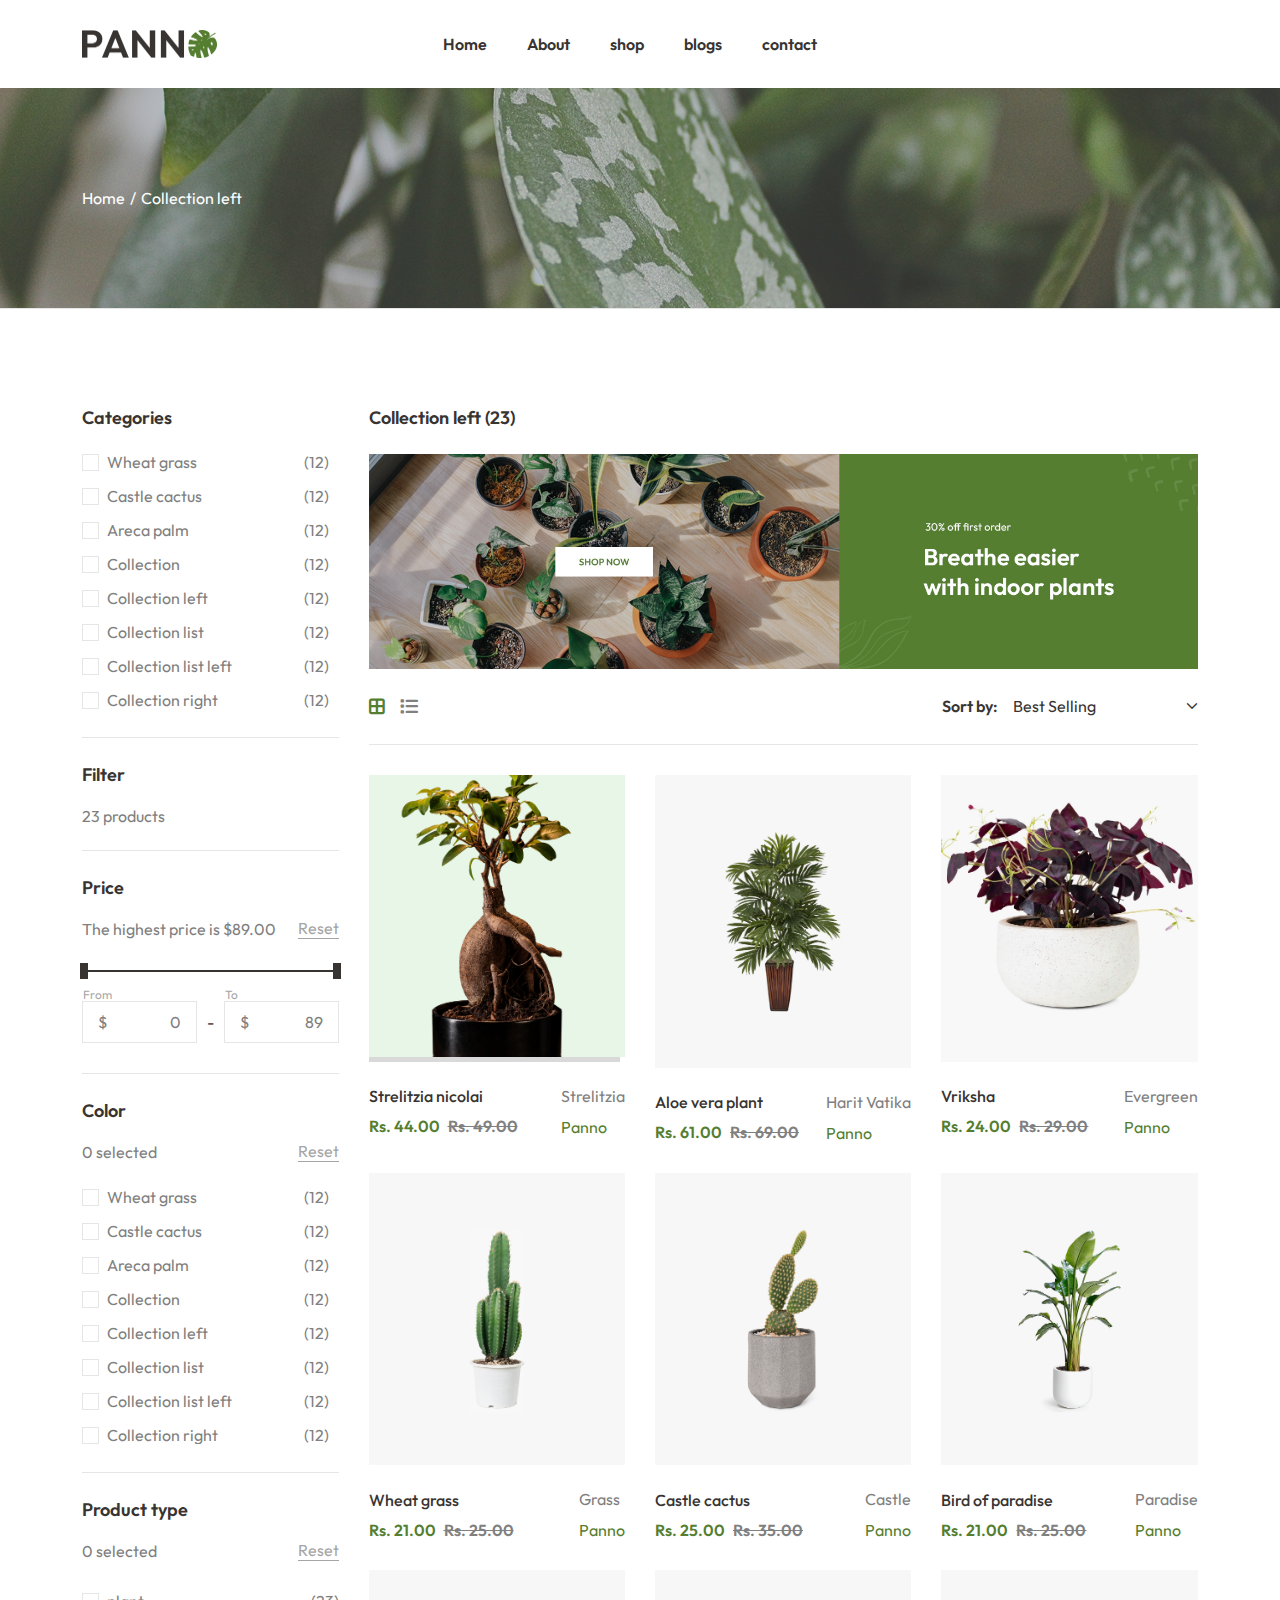
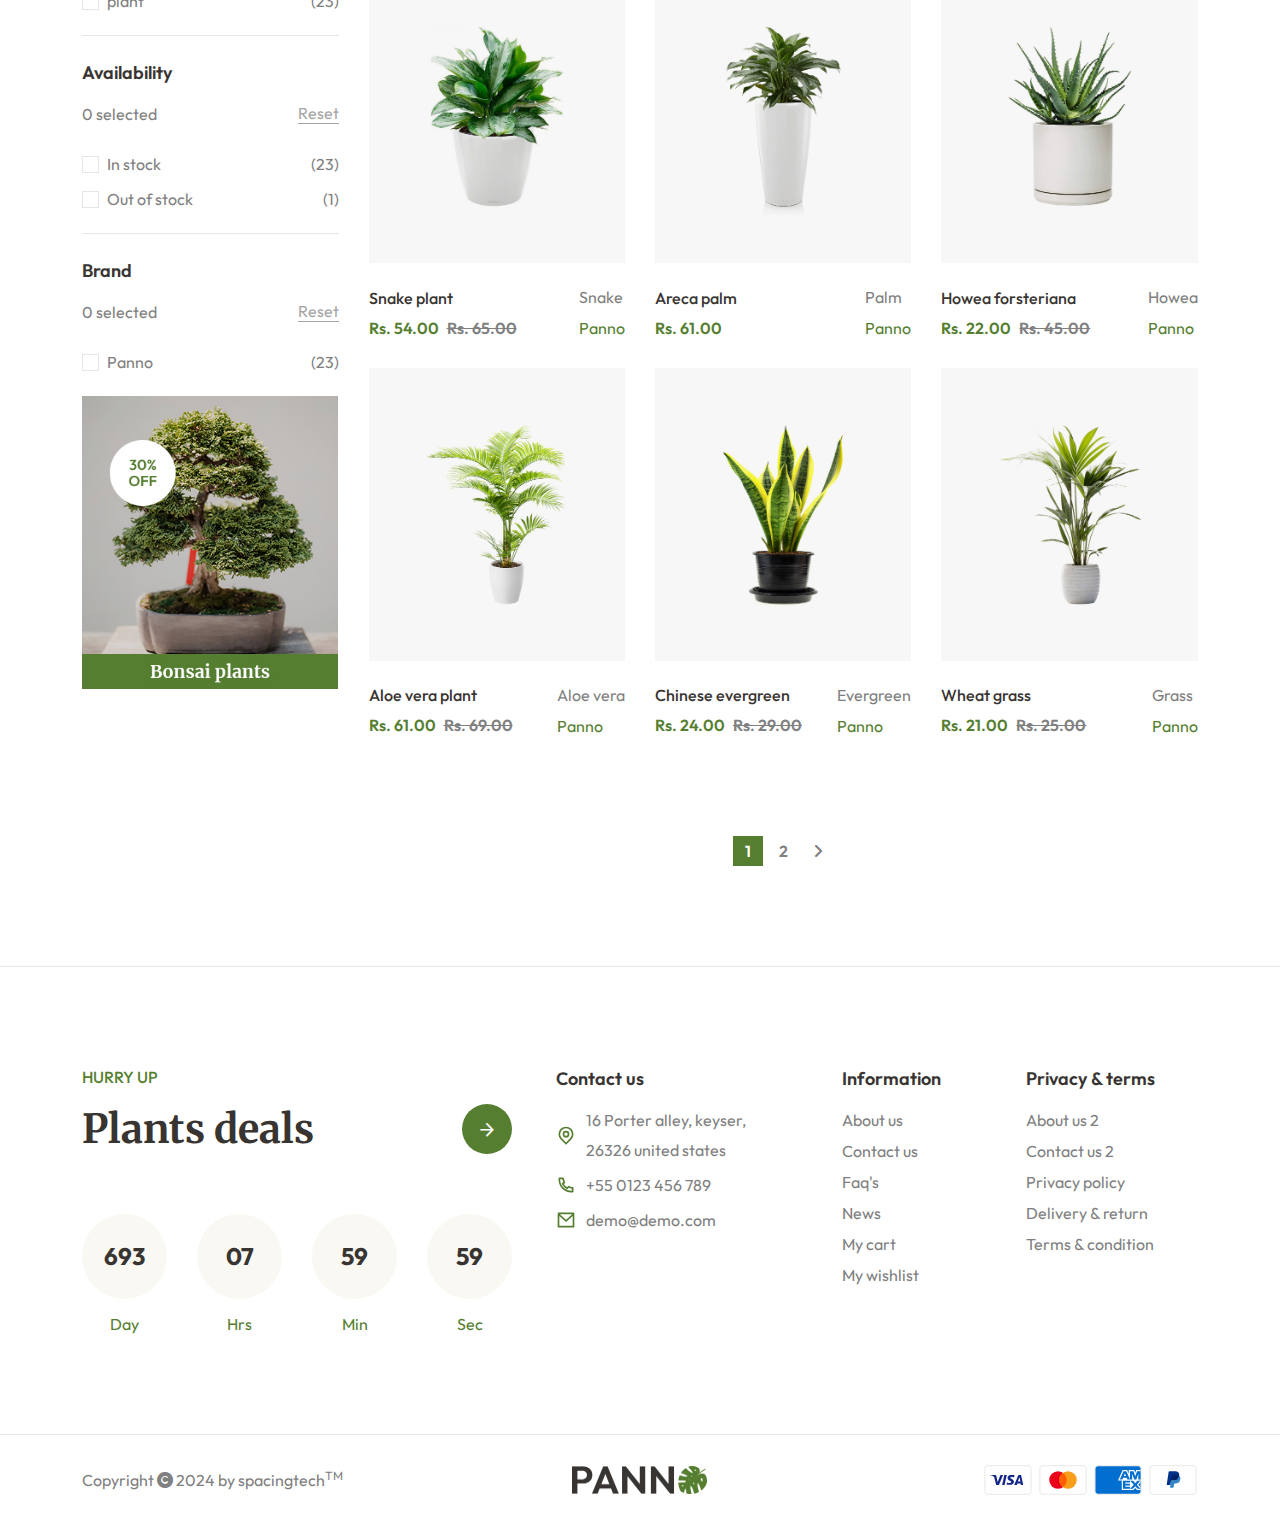
<file: shop.html>
<!DOCTYPE html>
<html lang="en">
    
<!-- Mirrored from spacingtech.com/html/panno/panno/collection.html by HTTrack Website Copier/3.x [XR&CO'2014], Sat, 09 Nov 2024 07:50:24 GMT -->
<!-- Added by HTTrack --><meta http-equiv="content-type" content="text/html;charset=UTF-8" /><!-- /Added by HTTrack -->
<head>
        <meta charset="utf-8">
        <meta name="description" content="A best stylish, creative, modern responsive template for different eCommerce business or industries." />
        <meta name="keywords" content="food template, bakery products, html, eCommerce html template,plants, organic food, restaurant, live tree, responsive, pizza, burger, furniture, mobile, watches, electronics, computers accessories, toys, jewellery, restaurant accessories" />
        <meta name="author" content="spacingtech_webify">
        <meta name="viewport" content="width=device-width, initial-scale=1">
        <!-- title -->
        <title>Panno - The Plants & Organic Food eCommerce HTML5 template</title>
        <!-- favicon -->
        <link rel="icon" type="image/x-icon" href="img/favicon/favicon.png">
        <!-- bootstrap css -->
        <link rel="stylesheet" type="text/css" href="css/bootstrap.min.css">
        <link rel="stylesheet" type="text/css" href="css/bootstrap-icons.css">
        <!-- magnific-popup css -->
        <link rel="stylesheet" type="text/css" href="css/magnific-popup.css">
        <!-- fontawesome css -->
        <link rel="stylesheet" type="text/css" href="css/all.min.css">
        <!--fether css -->
        <link rel="stylesheet" type="text/css" href="css/feather.css">
        <!-- animate css -->
        <link rel="stylesheet" type="text/css" href="css/animate.min.css">
        <!-- owl-carousel css -->
        <link rel="stylesheet" type="text/css" href="css/owl.carousel.min.css">
        <link rel="stylesheet" type="text/css" href="css/owl.theme.default.min.css">
        <!-- swiper css -->
        <link rel="stylesheet" type="text/css" href="css/swiper-bundle.min.css">
        <!-- slick slider css -->
        <link rel="stylesheet" type="text/css" href="css/slick.css">
        <!-- collection css -->
        <link rel="stylesheet" type="text/css" href="css/collection.css">
        <!-- blog css -->
        <link rel="stylesheet" type="text/css" href="css/blog.css">
        <!-- other-pages css -->
        <link rel="stylesheet" type="text/css" href= "css/other-pages.css">
        <!-- product-page css -->
        <link rel="stylesheet" type="text/css" href="css/product-page.css">
        <!-- theme css -->
        <link rel="stylesheet" type="text/css" href="css/theme.html">
        <!-- style css -->
        <link rel="stylesheet" type="text/css" href="css/style.css">
    </head>
    <body>
        <!-- header start -->
        <header class="main-header" id="stickyheader">
            <div class="header-top-area">
                <div class="container">
                    <div class="row">
                        <div class="col">
                            <div class="header-area">
                                <div class="header-element header-logo">
                                    <div class="header-theme-logo">
                                        <a href="index.html" class="theme-logo">
                                            <img src="img/logo/logo.png" class="img-fluid" alt="logo">
                                        </a>
                                    </div>
                                </div>
                                <div class="header-element header-menu">
                                    <!-- header-menu start -->
                    
                                    <div class="mainmenu-content collapse show" id="main-collapse">
                                        <div class="main-wrap">
                                            <ul class="main-menu">
                                               
                                                <li class="menu-link">
                                                    <a href="index.html" class="link-title">
                                                        <span class="sp-link-title">Home</span>
                                                    </a>
                                                </li>
                                               
                                               
                                                <li class="menu-link">
                                                    <a href="about-us.html" class="link-title">
                                                        <span class="sp-link-title">About</span>
                                                    </a>
                                                </li>
                                                <li class="menu-link">
                                                    <a href="shop.html" class="link-title">
                                                        <span class="sp-link-title">shop</span>
                                                    </a>
                                                </li>
                                                <li class="menu-link">
                                                    <a href="blog-grid-without.html" class="link-title">
                                                        <span class="sp-link-title">blogs</span>
                                                    </a>
                                                </li>
                                                <li class="menu-link">
                                                    <a href="contact-us.html" class="link-title">
                                                        <span class="sp-link-title">contact</span>
                                                    </a>
                                                </li>                                                           
                                                                                                  
                                                                                                  
                                                                                                  
                                                                                                  
                                                      
                                                
                                                
                                            </ul>
                                        </div>
                                    </div>
                    
                    
                    
                    
                    
                    
                    
                    
                    
                    
                    
                    
                    
                    
                    
                    
                    
                    
                    
                    
                    
                    
                    
                    
                    
                    
                    
                    
                    
                    
                    
                    
                    
                    
                    
                    
                    
                    
                    
                    
                    
                    
                    
                    
                    
                    
                    
                    
                    
                    
                    
                    
                    
                    
                    
                    
                    
                    
                    
                    
                    
                    
                    
                    
                    
                    
                    
                    
                    
                    
                    
                    
                    
                    
                    
                    
                    
                    
                    
                    
                    
                    
                    
                    
                    
                    
                    
                    
                    
                    
                    
                    
                    
                    
                    
                    
                    
                    
                    
                    
                    
                    
                    
                    
                    
                    
                    
                    
                    
                    
                    
                    
                    
                    
                    
                    
                    
                    
                    
                    
                    
                    
                    
                    
                    
                    
                    
                    
                    
                    
                    
                    
                    
                    
                    
                    
                    
                    
                    
                    
                    
                    
                    
                    
                    
                    
                    
                    
                    
                    
                    
                    
                    
                    
                    
                    
                    
                    
                    
                    
                    
                    
                    
                    
                    
                    
                    
                    
                    
                    
                    
                    
                    
                    
                    
                    
                    
                    
                    
                    
                    
                    
                    
                    
                    
                    
                    
                    
                    
                    
                    
                    
                    
                    
                    
                    
                    
                    
                    
                    
                    
                    
                    
                    
                    
                    
                    
                    
                    
                    
                    
                    
                    
                    
                    
                    
                    
                    
                    
                    
                    
                    
                    
                    
                    
                    
                    
                    
                    
                    
                    
                    
                    
                    
                    
                    
                    
                    
                    
                    
                    
                    
                    
                    
                    
                    
                    
                    
                    
                    
                    
                    
                    
                    
                    
                    
                    
                    
                    
                    
                    
                    
                    
                    
                    
                    
                    
                    
                    
                    
                    
                    
                    
                    
                    
                    
                    
                    
                    
                    
                    
                    
                    
                    
                    
                    
                    
                    
                    
                    
                    
                    
                    
                    
                    
                    
                    
                    
                    
                    
                    
                    
                    
                    
                    
                    
                    
                    
                    
                    
                    
                    
                    
                    
                    
                    
                    
                    
                    
                    
                    
                    
                    
                    
                    
                    
                    
                    
                    
                    
                    
                    
                    
                    
                    
                    
                    
                    
                    
                    
                    
                    
                    
                    
                    
                    
                    
                    
                    
                    
                    
                    
                    
                    
                    
                    
                    
                    
                    
                    
                    
                    
                    
                    
                    
                    
                    
                    
                    
                    
                    
                    
                    
                    
                    
                    
                    
                    
                    
                    
                    
                    
                    
                    
                    
                    
                    
                    
                    
                    
                    
                    
                    
                    
                    
                    
                    
                    
                    
                    
                    
                    
                    
                    
                    
                    
                    
                    
                    
                    
                    
                    
                    
                    
                    
                    
                    
                    
                    
                    
                    
                    
                    
                    
                    
                    
                    
                    
                    
                    
                    
                    
                    
                    
                    
                    
                    
                    
                    
                    
                    
                    
                    
                    
                    
                    
                    
                    
                    
                    
                    
                    
                    
                    
                    
                    
                    
                    
                    
                    
                    
                    
                    
                    
                    
                    
                    
                    
                    
                    
                    
                    
                    
                    
                    
                    
                    
                    
                    
                    
                    
                    
                    
                    
                    
                    
                    
                    
                    
                    
                    
                    
                    
                    
                    
                    
                    
                    
                    
                    
                    
                    
                    
                    
                    
                    
                    
                    
                    
                    
                    
                    
                    
                    
                    
                    
                    
                    
                    
                    
                    
                    
                    
                    
                                
                                
                    
                    
                    
                    
                    
                    
                    
                    
                    
                    
                    
                    
                    
                    
                    
                    
                    
                    
                    
                    
                    
                    
                    
                    
                    
                    
                    
                    
                    
                    
                    
                    
                    
                    
                    
                    
                    
                    
                    
                    
                    
                    
                    
                    
                                    </div>
                                </div>
                            </div>
                        </div>
                    </div>
                </div>
            </div>
        </header>
        <!-- header end -->
        <!-- main section start-->
        <main>
            <!-- breadcrumb start -->
            <section class="breadcrumb-area">
                <div class="container">
                    <div class="col">
                        <div class="row">
                            <div class="breadcrumb-index">
                                <!-- breadcrumb-list start -->
                                <ul class="breadcrumb-ul">
                                    <li class="breadcrumb-li">
                                        <a class="breadcrumb-link" href="index.html">Home</a>
                                    </li>
                                    <li class="breadcrumb-li">
                                        <span class="breadcrumb-text">Collection left</span>
                                    </li>
                                </ul>
                                <!-- breadcrumb-list end -->
                            </div>
                        </div>
                    </div>
                </div>
            </section>
            <!-- breadcrumb end -->
            <!-- collection start -->
            <section class="main-content-wrap shop-page section-ptb">
                <div class="container">
                    <div class="row">
                        <div class="col">
                            <div class="pro-grli-wrapper left-side-wrap">
                                <div class="pro-grli-wrap product-grid">
                                    <div class="collection-img-wrap">
                                        <h6 class="st-title">Collection left (23)</h6>
                                        <!-- collection info start -->
                                        <div class="collection-info">
                                            <div class="collection-image">
                                                <img src="img/banner/sall-banner.jpg" class="img-fluid" alt="sall-banner">
                                            </div>
                                        </div>
                                        <!-- collection info end -->
                                    </div>
                                    <!-- shop-top-bar start -->
                                    <div class="shop-top-bar">
                                        <div class="product-filter without-sidebar">
                                            <button class="filter-button" type="button"><i class="fa-solid fa-filter"></i><span>Filter</span></button>
                                        </div>
                                        <div class="product-view-mode">
                                            <!-- shop-item-filter-list start -->
                                            <a href="javascript:void(0)" class="list-change-view grid-three active" data-grid-view="3"><i class="fa-solid fa-border-all"></i></a>
                                            <a href="javascript:void(0)" data-grid-view="1" class="list-change-view list-one"><i class="fa-solid fa-list"></i></a>
                                            <!-- shop-item-filter-list end -->
                                        </div>
                                        <!-- product-short start -->
                                        <div class="product-short">
                                            <label for="SortBy">Sort by:</label>
                                            <select class="nice-select" name="sortby" id="SortBy">
                                                <option value="manual">Featured</option>
                                                <option value="best-selling">Best Selling</option>
                                                <option value="title-ascending">Alphabetically, A-Z</option>
                                                <option value="title-descending">Alphabetically, Z-A</option>
                                                <option value="price-ascending">Price, low to high</option>
                                                <option value="price-descending">Price, high to low</option>
                                                <option value="created-descending">Date, new to old</option>
                                                <option value="created-ascending">Date, old to new</option>
                                            </select>
                                            <a href="javascript:void(0)" class="short-title">
                                                <span class="sort-title">Best Selling</span>
                                                <span class="sort-icon"><i class="bi bi-chevron-down"></i></span>
                                            </a>
                                            <a href="javascript:void(0)" class="short-title short-title-lg">
                                                <span class="sort-title">Best Selling</span>
                                                <span class="sort-icon"><i class="bi bi-chevron-down"></i></span>
                                            </a>
                                            <ul class="pro-ul collapse">
                                                <li class="pro-li"><a href="javascript:void(0)">Featured</a></li>
                                                <li class="pro-li selected"><a href="javascript:void(0)">Best Selling</a></li>
                                                <li class="pro-li"><a href="javascript:void(0)">Alphabetically, A-Z</a></li>
                                                <li class="pro-li"><a href="javascript:void(0)">Alphabetically, Z-A</a></li>
                                                <li class="pro-li"><a href="javascript:void(0)">Price, low to high</a></li>
                                                <li class="pro-li"><a href="javascript:void(0)">Price, high to low</a></li>
                                                <li class="pro-li"><a href="javascript:void(0)">Date, new to old</a></li>
                                                <li class="pro-li"><a href="javascript:void(0)">Date, old to new</a></li>
                                            </ul>
                                        </div>
                                        <!-- product-short end -->
                                    </div>
                                    <!-- shop-top-bar end -->
                                    <!-- special-product start -->
                                    <div class="special-product grid-3">
                                        <div class="collection-category">
                                            <div class="row">
                                                <div class="col">
                                                    <div class="collection-wrap">
                                                        <ul class="product-view-ul">
                                                            <li class="pro-item-li">
                                                                <div class="single-product-wrap">
                                                                    <div class="product-image banner-hover">
                                                                        <a href="product-template.html" class="pro-img">
                                                                            <img src="img/collection/callectiion{1}.png" class="img-fluid img1 mobile-img1" alt="p1">
                                                                            <img src="img/product/home1-pro-1.jpg" class="img-fluid img2 mobile-img2" alt="p2">
                                                                        </a>
                                                                        <div class="product-action product-cart-btn">
                                                                            <a href="#add-to-cart" class="add-to-cart">
                                                                                <span class="cart-title">
                                                                                    <span class="add-c-title">
                                                                                        <span class="tooltip-text">Add to cart</span>
                                                                                        <span class="cart-icon"><i class="feather-shopping-bag"></i></span>
                                                                                        <span class="add-title">Add to cart</span>
                                                                                    </span>
                                                                                </span>
                                                                            </a>
                                                                        </div>
                                                                        <div class="product-action">
                                                                            <a href="wishlist-product.html" class="wishlist">
                                                                                <span class="tooltip-text">Wishlist</span>
                                                                                <span class="pro-action-icon"><i class="feather-heart"></i></span>
                                                                            </a>
                                                                            <a href="#quickview" class="quickview" data-bs-toggle="modal" data-bs-target="#quickview">
                                                                                <span class="tooltip-text">Kalpavriksha</span>
                                                                                <span class="pro-action-icon"><i class="feather-eye"></i></span>
                                                                            </a>
                                                                        </div>
                                                                    </div>
                                                                    <div class="product-caption">
                                                                        <div class="product-content">
                                                                            <div class="product-title">
                                                                                <div class="pro-title-price">
                                                                                    <h6><a href="product-template.html">Strelitzia nicolai</a></h6>
                                                                                    <div class="product-price">
                                                                                        <div class="price-box">
                                                                                            <span class="new-price">Rs. 44.00</span>
                                                                                            <span class="old-price">Rs. 49.00</span>
                                                                                        </div>
                                                                                    </div>
                                                                                </div>
                                                                                <div class="product-name">
                                                                                    <a class="product-type" href="collection.html">Strelitzia</a>
                                                                                    <a class="product-vendor" href="collection.html">Panno</a>
                                                                                </div>
                                                                            </div>
                                                                            <div class="product-ratting">
                                                                                <span class="pro-ratting">
                                                                                    <i class="fa-regular fa-star"></i>
                                                                                    <i class="fa-regular fa-star"></i>
                                                                                    <i class="fa-regular fa-star"></i>
                                                                                    <i class="fa-regular fa-star"></i>
                                                                                    <i class="fa-regular fa-star"></i>
                                                                                </span>
                                                                            </div>
                                                                            <div class="product-description">
                                                                                <p>The purpose of lorem ipsum is to create a natural looking block of text (sentence, paragraph, page, etc.) that doesn't distract from the layout. A practice not without controversy, laying out pages with meaningless filler...</p>
                                                                            </div>
                                                                            <div class="product-action">
                                                                                <a href="#quickview" class="quickview" data-bs-toggle="modal" data-bs-target="#quickview">
                                                                                    <span class="tooltip-text">Quickview</span>
                                                                                    <span class="pro-action-icon"><i class="feather-eye"></i></span>
                                                                                </a>
                                                                                <a href="#add-to-cart" class="add-to-cart">
                                                                                    <span class="cart-title">
                                                                                        <span class="add-c-title">
                                                                                            <span class="tooltip-text">Add to cart</span>
                                                                                            <span class="cart-icon"><i class="feather-shopping-bag"></i></span>
                                                                                            <span class="add-title">Add to cart</span>
                                                                                        </span>
                                                                                    </span>
                                                                                </a>
                                                                                <a href="wishlist-product.html" class="wishlist">
                                                                                    <span class="tooltip-text">Wishlist</span>
                                                                                    <span class="pro-action-icon"><i class="feather-heart"></i></span>
                                                                                </a>
                                                                            </div>
                                                                        </div>
                                                                    </div>
                                                                </div>
                                                            </li>
                                                            <li class="pro-item-li">
                                                                <div class="single-product-wrap">
                                                                    <div class="product-image banner-hover">
                                                                        <a href="product-template.html" class="pro-img">
                                                                            <img src="img/product/home1-pro-1.jpg" class="img-fluid img1 mobile-img1" alt="p1">
                                                                            <img src="img/collection/collection{2}.jpeg" class="img-fluid img2 mobile-img2" alt="p2">
                                                                        </a>
                                                                        <div class="product-action product-cart-btn">
                                                                            <a href="#add-to-cart" class="add-to-cart">
                                                                                <span class="cart-title">
                                                                                    <span class="add-c-title">
                                                                                        <span class="tooltip-text">Add to cart</span>
                                                                                        <span class="cart-icon"><i class="feather-shopping-bag"></i></span>
                                                                                        <span class="add-title">Add to cart</span>
                                                                                    </span>
                                                                                </span>
                                                                            </a>
                                                                        </div>
                                                                        <div class="product-action">
                                                                            <a href="wishlist-product.html" class="wishlist">
                                                                                <span class="tooltip-text">Wishlist</span>
                                                                                <span class="pro-action-icon"><i class="feather-heart"></i></span>
                                                                            </a>
                                                                            <a href="#quickview" class="quickview" data-bs-toggle="modal" data-bs-target="#quickview">
                                                                                <span class="tooltip-text">Harit Vatika</span>
                                                                                <span class="pro-action-icon"><i class="feather-eye"></i></span>
                                                                            </a>
                                                                        </div>
                                                                    </div>
                                                                    <div class="product-caption">
                                                                        <div class="product-content">
                                                                            <div class="product-title">
                                                                                <div class="pro-title-price">
                                                                                    <h6><a href="product-template.html">Aloe vera plant</a></h6>
                                                                                    <div class="product-price">
                                                                                        <div class="price-box">
                                                                                            <span class="new-price">Rs. 61.00</span>
                                                                                            <span class="old-price">Rs. 69.00</span>
                                                                                        </div>
                                                                                    </div>
                                                                                </div>
                                                                                <div class="product-name">
                                                                                    <a class="product-type" href="collection.html">Harit Vatika </a>
                                                                                    <a class="product-vendor" href="collection.html">Panno</a>
                                                                                </div>
                                                                            </div>
                                                                            <div class="product-ratting">
                                                                                <span class="pro-ratting">
                                                                                    <i class="fa-regular fa-star"></i>
                                                                                    <i class="fa-regular fa-star"></i>
                                                                                    <i class="fa-regular fa-star"></i>
                                                                                    <i class="fa-regular fa-star"></i>
                                                                                    <i class="fa-regular fa-star"></i>
                                                                                </span>
                                                                            </div>
                                                                            <div class="product-description">
                                                                                <p>The purpose of lorem ipsum is to create a natural looking block of text (sentence, paragraph, page, etc.) that doesn't distract from the layout. A practice not without controversy, laying out pages with meaningless filler...</p>
                                                                            </div>
                                                                            <div class="product-action">
                                                                                <a href="#quickview" class="quickview" data-bs-toggle="modal" data-bs-target="#quickview">
                                                                                    <span class="tooltip-text">Quickview</span>
                                                                                    <span class="pro-action-icon"><i class="feather-eye"></i></span>
                                                                                </a>
                                                                                <a href="#add-to-cart" class="add-to-cart">
                                                                                    <span class="cart-title">
                                                                                        <span class="add-c-title">
                                                                                            <span class="tooltip-text">Add to cart</span>
                                                                                            <span class="cart-icon"><i class="feather-shopping-bag"></i></span>
                                                                                            <span class="add-title">Add to cart</span>
                                                                                        </span>
                                                                                    </span>
                                                                                </a>
                                                                                <a href="wishlist-product.html" class="wishlist">
                                                                                    <span class="tooltip-text">Wishlist</span>
                                                                                    <span class="pro-action-icon"><i class="feather-heart"></i></span>
                                                                                </a>
                                                                            </div>
                                                                        </div>
                                                                    </div>
                                                                </div>
                                                            </li>
                                                            <li class="pro-item-li">
                                                                <div class="single-product-wrap">
                                                                    <div class="product-image banner-hover">
                                                                        <a href="product-template.html" class="pro-img">
                                                                            <img src="img/collection/collection{3}.jpeg" class="img-fluid img1 mobile-img1" alt="p1">
                                                                            <img src="img/product/home1-pro-6.jpg" class="img-fluid img2 mobile-img2" alt="p2">
                                                                        </a>
                                                                        <div class="product-action product-cart-btn">
                                                                            <a href="#add-to-cart" class="add-to-cart">
                                                                                <span class="cart-title">
                                                                                    <span class="add-c-title">
                                                                                        <span class="tooltip-text">Add to cart</span>
                                                                                        <span class="cart-icon"><i class="feather-shopping-bag"></i></span>
                                                                                        <span class="add-title">Add to cart</span>
                                                                                    </span>
                                                                                </span>
                                                                            </a>
                                                                        </div>
                                                                        <div class="product-action">
                                                                            <a href="wishlist-product.html" class="wishlist">
                                                                                <span class="tooltip-text">Wishlist</span>
                                                                                <span class="pro-action-icon"><i class="feather-heart"></i></span>
                                                                            </a>
                                                                            <a href="#quickview" class="quickview" data-bs-toggle="modal" data-bs-target="#quickview">
                                                                                <span class="tooltip-text">Quickview</span>
                                                                                <span class="pro-action-icon"><i class="feather-eye"></i></span>
                                                                            </a>
                                                                        </div>
                                                                    </div>
                                                                    <div class="product-caption">
                                                                        <div class="product-content">
                                                                            <div class="product-title">
                                                                                <div class="pro-title-price">
                                                                                    <h6><a href="product-template.html"> Vriksha</a></h6>
                                                                                    <div class="product-price">
                                                                                        <div class="price-box">
                                                                                            <span class="new-price">Rs. 24.00</span>
                                                                                            <span class="old-price">Rs. 29.00</span>
                                                                                        </div>
                                                                                    </div>
                                                                                </div>
                                                                                <div class="product-name">
                                                                                    <a class="product-type" href="collection.html">Evergreen</a>
                                                                                    <a class="product-vendor" href="collection.html">Panno</a>
                                                                                </div>
                                                                            </div>
                                                                            <div class="product-ratting">
                                                                                <span class="pro-ratting">
                                                                                    <i class="fa-regular fa-star"></i>
                                                                                    <i class="fa-regular fa-star"></i>
                                                                                    <i class="fa-regular fa-star"></i>
                                                                                    <i class="fa-regular fa-star"></i>
                                                                                    <i class="fa-regular fa-star"></i>
                                                                                </span>
                                                                            </div>
                                                                            <div class="product-description">
                                                                                <p>The purpose of lorem ipsum is to create a natural looking block of text (sentence, paragraph, page, etc.) that doesn't distract from the layout. A practice not without controversy, laying out pages with meaningless filler...</p>
                                                                            </div>
                                                                            <div class="product-action">
                                                                                <a href="#quickview" class="quickview" data-bs-toggle="modal" data-bs-target="#quickview">
                                                                                    <span class="tooltip-text">Quickview</span>
                                                                                    <span class="pro-action-icon"><i class="feather-eye"></i></span>
                                                                                </a>
                                                                                <a href="#add-to-cart" class="add-to-cart">
                                                                                    <span class="cart-title">
                                                                                        <span class="add-c-title">
                                                                                            <span class="tooltip-text">Add to cart</span>
                                                                                            <span class="cart-icon"><i class="feather-shopping-bag"></i></span>
                                                                                            <span class="add-title">Add to cart</span>
                                                                                        </span>
                                                                                    </span>
                                                                                </a>
                                                                                <a href="wishlist-product.html" class="wishlist">
                                                                                    <span class="tooltip-text">Wishlist</span>
                                                                                    <span class="pro-action-icon"><i class="feather-heart"></i></span>
                                                                                </a>
                                                                            </div>
                                                                        </div>
                                                                    </div>
                                                                </div>
                                                            </li>
                                                            <li class="pro-item-li">
                                                                <div class="single-product-wrap">
                                                                    <div class="product-image banner-hover">
                                                                        <a href="product-template.html" class="pro-img">
                                                                            <img src="img/product/home1-pro-7.jpg" class="img-fluid img1 mobile-img1" alt="p1">
                                                                            <img src="img/product/home1-pro-8.jpg" class="img-fluid img2 mobile-img2" alt="p2">
                                                                        </a>
                                                                        <div class="product-action product-cart-btn">
                                                                            <a href="#add-to-cart" class="add-to-cart">
                                                                                <span class="cart-title">
                                                                                    <span class="add-c-title">
                                                                                        <span class="tooltip-text">Add to cart</span>
                                                                                        <span class="cart-icon"><i class="feather-shopping-bag"></i></span>
                                                                                        <span class="add-title">Add to cart</span>
                                                                                    </span>
                                                                                </span>
                                                                            </a>
                                                                        </div>
                                                                        <div class="product-action">
                                                                            <a href="wishlist-product.html" class="wishlist">
                                                                                <span class="tooltip-text">Wishlist</span>
                                                                                <span class="pro-action-icon"><i class="feather-heart"></i></span>
                                                                            </a>
                                                                            <a href="#quickview" class="quickview" data-bs-toggle="modal" data-bs-target="#quickview">
                                                                                <span class="tooltip-text">Quickview</span>
                                                                                <span class="pro-action-icon"><i class="feather-eye"></i></span>
                                                                            </a>
                                                                        </div>
                                                                    </div>
                                                                    <div class="product-caption">
                                                                        <div class="product-content">
                                                                            <div class="product-title">
                                                                                <div class="pro-title-price">
                                                                                    <h6><a href="product-template.html">Wheat grass</a></h6>
                                                                                    <div class="product-price">
                                                                                        <div class="price-box">
                                                                                            <span class="new-price">Rs. 21.00</span>
                                                                                            <span class="old-price">Rs. 25.00</span>
                                                                                        </div>
                                                                                    </div>
                                                                                </div>
                                                                                <div class="product-name">
                                                                                    <a class="product-type" href="collection.html">Grass</a>
                                                                                    <a class="product-vendor" href="collection.html">Panno</a>
                                                                                </div>
                                                                            </div>
                                                                            <div class="product-ratting">
                                                                                <span class="pro-ratting">
                                                                                    <i class="fa-regular fa-star"></i>
                                                                                    <i class="fa-regular fa-star"></i>
                                                                                    <i class="fa-regular fa-star"></i>
                                                                                    <i class="fa-regular fa-star"></i>
                                                                                    <i class="fa-regular fa-star"></i>
                                                                                </span>
                                                                            </div>
                                                                            <div class="product-description">
                                                                                <p>The purpose of lorem ipsum is to create a natural looking block of text (sentence, paragraph, page, etc.) that doesn't distract from the layout. A practice not without controversy, laying out pages with meaningless filler...</p>
                                                                            </div>
                                                                            <div class="product-action">
                                                                                <a href="#quickview" class="quickview" data-bs-toggle="modal" data-bs-target="#quickview">
                                                                                    <span class="tooltip-text">Quickview</span>
                                                                                    <span class="pro-action-icon"><i class="feather-eye"></i></span>
                                                                                </a>
                                                                                <a href="#add-to-cart" class="add-to-cart">
                                                                                    <span class="cart-title">
                                                                                        <span class="add-c-title">
                                                                                            <span class="tooltip-text">Add to cart</span>
                                                                                            <span class="cart-icon"><i class="feather-shopping-bag"></i></span>
                                                                                            <span class="add-title">Add to cart</span>
                                                                                        </span>
                                                                                    </span>
                                                                                </a>
                                                                                <a href="wishlist-product.html" class="wishlist">
                                                                                    <span class="tooltip-text">Wishlist</span>
                                                                                    <span class="pro-action-icon"><i class="feather-heart"></i></span>
                                                                                </a>
                                                                            </div>
                                                                        </div>
                                                                    </div>
                                                                </div>
                                                            </li>
                                                            <li class="pro-item-li">
                                                                <div class="single-product-wrap">
                                                                    <div class="product-image banner-hover">
                                                                        <a href="product-template.html" class="pro-img">
                                                                            <img src="img/product/home1-pro-9.jpg" class="img-fluid img1 mobile-img1" alt="p1">
                                                                            <img src="img/product/home1-pro-10.jpg" class="img-fluid img2 mobile-img2" alt="p2">
                                                                        </a>
                                                                        <div class="product-action product-cart-btn">
                                                                            <a href="#add-to-cart" class="add-to-cart">
                                                                                <span class="cart-title">
                                                                                    <span class="add-c-title">
                                                                                        <span class="tooltip-text">Add to cart</span>
                                                                                        <span class="cart-icon"><i class="feather-shopping-bag"></i></span>
                                                                                        <span class="add-title">Add to cart</span>
                                                                                    </span>
                                                                                </span>
                                                                            </a>
                                                                        </div>
                                                                        <div class="product-action">
                                                                            <a href="wishlist-product.html" class="wishlist">
                                                                                <span class="tooltip-text">Wishlist</span>
                                                                                <span class="pro-action-icon"><i class="feather-heart"></i></span>
                                                                            </a>
                                                                            <a href="#quickview" class="quickview" data-bs-toggle="modal" data-bs-target="#quickview">
                                                                                <span class="tooltip-text">Quickview</span>
                                                                                <span class="pro-action-icon"><i class="feather-eye"></i></span>
                                                                            </a>
                                                                        </div>
                                                                    </div>
                                                                    <div class="product-caption">
                                                                        <div class="product-content">
                                                                            <div class="product-title">
                                                                                <div class="pro-title-price">
                                                                                    <h6><a href="product-template.html">Castle cactus</a></h6>
                                                                                    <div class="product-price">
                                                                                        <div class="price-box">
                                                                                            <span class="new-price">Rs. 25.00</span>
                                                                                            <span class="old-price">Rs. 35.00</span>
                                                                                        </div>
                                                                                    </div>
                                                                                </div>
                                                                                <div class="product-name">
                                                                                    <a class="product-type" href="collection.html">Castle</a>
                                                                                    <a class="product-vendor" href="collection.html">Panno</a>
                                                                                </div>
                                                                            </div>
                                                                            <div class="product-ratting">
                                                                                <span class="pro-ratting">
                                                                                    <i class="fa-regular fa-star"></i>
                                                                                    <i class="fa-regular fa-star"></i>
                                                                                    <i class="fa-regular fa-star"></i>
                                                                                    <i class="fa-regular fa-star"></i>
                                                                                    <i class="fa-regular fa-star"></i>
                                                                                </span>
                                                                            </div>
                                                                            <div class="product-description">
                                                                                <p>The purpose of lorem ipsum is to create a natural looking block of text (sentence, paragraph, page, etc.) that doesn't distract from the layout. A practice not without controversy, laying out pages with meaningless filler...</p>
                                                                            </div>
                                                                            <div class="product-action">
                                                                                <a href="#quickview" class="quickview" data-bs-toggle="modal" data-bs-target="#quickview">
                                                                                    <span class="tooltip-text">Quickview</span>
                                                                                    <span class="pro-action-icon"><i class="feather-eye"></i></span>
                                                                                </a>
                                                                                <a href="#add-to-cart" class="add-to-cart">
                                                                                    <span class="cart-title">
                                                                                        <span class="add-c-title">
                                                                                            <span class="tooltip-text">Add to cart</span>
                                                                                            <span class="cart-icon"><i class="feather-shopping-bag"></i></span>
                                                                                            <span class="add-title">Add to cart</span>
                                                                                        </span>
                                                                                    </span>
                                                                                </a>
                                                                                <a href="wishlist-product.html" class="wishlist">
                                                                                    <span class="tooltip-text">Wishlist</span>
                                                                                    <span class="pro-action-icon"><i class="feather-heart"></i></span>
                                                                                </a>
                                                                            </div>
                                                                        </div>
                                                                    </div>
                                                                </div>
                                                            </li>
                                                            <li class="pro-item-li">
                                                                <div class="single-product-wrap">
                                                                    <div class="product-image banner-hover">
                                                                        <a href="product-template.html" class="pro-img">
                                                                            <img src="img/product/home1-pro-11.jpg" class="img-fluid img1 mobile-img1" alt="p1">
                                                                            <img src="img/product/home1-pro-12.jpg" class="img-fluid img2 mobile-img2" alt="p2">
                                                                        </a>
                                                                        <div class="product-action product-cart-btn">
                                                                            <a href="#add-to-cart" class="add-to-cart">
                                                                                <span class="cart-title">
                                                                                    <span class="add-c-title">
                                                                                        <span class="tooltip-text">Add to cart</span>
                                                                                        <span class="cart-icon"><i class="feather-shopping-bag"></i></span>
                                                                                        <span class="add-title">Add to cart</span>
                                                                                    </span>
                                                                                </span>
                                                                            </a>
                                                                        </div>
                                                                        <div class="product-action">
                                                                            <a href="wishlist-product.html" class="wishlist">
                                                                                <span class="tooltip-text">Wishlist</span>
                                                                                <span class="pro-action-icon"><i class="feather-heart"></i></span>
                                                                            </a>
                                                                            <a href="#quickview" class="quickview" data-bs-toggle="modal" data-bs-target="#quickview">
                                                                                <span class="tooltip-text">Quickview</span>
                                                                                <span class="pro-action-icon"><i class="feather-eye"></i></span>
                                                                            </a>
                                                                        </div>
                                                                    </div>
                                                                    <div class="product-caption">
                                                                        <div class="product-content">
                                                                            <div class="product-title">
                                                                                <div class="pro-title-price">
                                                                                    <h6><a href="product-template.html">Bird of paradise</a></h6>
                                                                                    <div class="product-price">
                                                                                        <div class="price-box">
                                                                                            <span class="new-price">Rs. 21.00</span>
                                                                                            <span class="old-price">Rs. 25.00</span>
                                                                                        </div>
                                                                                    </div>
                                                                                </div>
                                                                                <div class="product-name">
                                                                                    <a class="product-type" href="collection.html">Paradise</a>
                                                                                    <a class="product-vendor" href="collection.html">Panno</a>
                                                                                </div>
                                                                            </div>
                                                                            <div class="product-ratting">
                                                                                <span class="pro-ratting">
                                                                                    <i class="fa-regular fa-star"></i>
                                                                                    <i class="fa-regular fa-star"></i>
                                                                                    <i class="fa-regular fa-star"></i>
                                                                                    <i class="fa-regular fa-star"></i>
                                                                                    <i class="fa-regular fa-star"></i>
                                                                                </span>
                                                                            </div>
                                                                            <div class="product-description">
                                                                                <p>The purpose of lorem ipsum is to create a natural looking block of text (sentence, paragraph, page, etc.) that doesn't distract from the layout. A practice not without controversy, laying out pages with meaningless filler...</p>
                                                                            </div>
                                                                            <div class="product-action">
                                                                                <a href="#quickview" class="quickview" data-bs-toggle="modal" data-bs-target="#quickview">
                                                                                    <span class="tooltip-text">Quickview</span>
                                                                                    <span class="pro-action-icon"><i class="feather-eye"></i></span>
                                                                                </a>
                                                                                <a href="#add-to-cart" class="add-to-cart">
                                                                                    <span class="cart-title">
                                                                                        <span class="add-c-title">
                                                                                            <span class="tooltip-text">Add to cart</span>
                                                                                            <span class="cart-icon"><i class="feather-shopping-bag"></i></span>
                                                                                            <span class="add-title">Add to cart</span>
                                                                                        </span>
                                                                                    </span>
                                                                                </a>
                                                                                <a href="wishlist-product.html" class="wishlist">
                                                                                    <span class="tooltip-text">Wishlist</span>
                                                                                    <span class="pro-action-icon"><i class="feather-heart"></i></span>
                                                                                </a>
                                                                            </div>
                                                                        </div>
                                                                    </div>
                                                                </div>
                                                            </li>
                                                            <li class="pro-item-li">
                                                                <div class="single-product-wrap">
                                                                    <div class="product-image banner-hover">
                                                                        <a href="product-template.html" class="pro-img">
                                                                            <img src="img/product/home1-pro-13.jpg" class="img-fluid img1 mobile-img1" alt="p1">
                                                                            <img src="img/product/home1-pro-14.jpg" class="img-fluid img2 mobile-img2" alt="p2">
                                                                        </a>
                                                                        <div class="product-action product-cart-btn">
                                                                            <a href="#add-to-cart" class="add-to-cart">
                                                                                <span class="cart-title">
                                                                                    <span class="add-c-title">
                                                                                        <span class="tooltip-text">Add to cart</span>
                                                                                        <span class="cart-icon"><i class="feather-shopping-bag"></i></span>
                                                                                        <span class="add-title">Add to cart</span>
                                                                                    </span>
                                                                                </span>
                                                                            </a>
                                                                        </div>
                                                                        <div class="product-action">
                                                                            <a href="wishlist-product.html" class="wishlist">
                                                                                <span class="tooltip-text">Wishlist</span>
                                                                                <span class="pro-action-icon"><i class="feather-heart"></i></span>
                                                                            </a>
                                                                            <a href="#quickview" class="quickview" data-bs-toggle="modal" data-bs-target="#quickview">
                                                                                <span class="tooltip-text">Quickview</span>
                                                                                <span class="pro-action-icon"><i class="feather-eye"></i></span>
                                                                            </a>
                                                                        </div>
                                                                    </div>
                                                                    <div class="product-caption">
                                                                        <div class="product-content">
                                                                            <div class="product-title">
                                                                                <div class="pro-title-price">
                                                                                    <h6><a href="product-template.html">Snake plant</a></h6>
                                                                                    <div class="product-price">
                                                                                        <div class="price-box">
                                                                                            <span class="new-price">Rs. 54.00</span>
                                                                                            <span class="old-price">Rs. 65.00</span>
                                                                                        </div>
                                                                                    </div>
                                                                                </div>
                                                                                <div class="product-name">
                                                                                    <a class="product-type" href="collection.html">Snake</a>
                                                                                    <a class="product-vendor" href="collection.html">Panno</a>
                                                                                </div>
                                                                            </div>
                                                                            <div class="product-ratting">
                                                                                <span class="pro-ratting">
                                                                                    <i class="fa-regular fa-star"></i>
                                                                                    <i class="fa-regular fa-star"></i>
                                                                                    <i class="fa-regular fa-star"></i>
                                                                                    <i class="fa-regular fa-star"></i>
                                                                                    <i class="fa-regular fa-star"></i>
                                                                                </span>
                                                                            </div>
                                                                            <div class="product-description">
                                                                                <p>The purpose of lorem ipsum is to create a natural looking block of text (sentence, paragraph, page, etc.) that doesn't distract from the layout. A practice not without controversy, laying out pages with meaningless filler...</p>
                                                                            </div>
                                                                            <div class="product-action">
                                                                                <a href="#quickview" class="quickview" data-bs-toggle="modal" data-bs-target="#quickview">
                                                                                    <span class="tooltip-text">Quickview</span>
                                                                                    <span class="pro-action-icon"><i class="feather-eye"></i></span>
                                                                                </a>
                                                                                <a href="#add-to-cart" class="add-to-cart">
                                                                                    <span class="cart-title">
                                                                                        <span class="add-c-title">
                                                                                            <span class="tooltip-text">Add to cart</span>
                                                                                            <span class="cart-icon"><i class="feather-shopping-bag"></i></span>
                                                                                            <span class="add-title">Add to cart</span>
                                                                                        </span>
                                                                                    </span>
                                                                                </a>
                                                                                <a href="wishlist-product.html" class="wishlist">
                                                                                    <span class="tooltip-text">Wishlist</span>
                                                                                    <span class="pro-action-icon"><i class="feather-heart"></i></span>
                                                                                </a>
                                                                            </div>
                                                                        </div>
                                                                    </div>
                                                                </div>
                                                            </li>
                                                            <li class="pro-item-li">
                                                                <div class="single-product-wrap">
                                                                    <div class="product-image banner-hover">
                                                                        <a href="product-template.html" class="pro-img">
                                                                            <img src="img/product/home1-pro-15.jpg" class="img-fluid img1 mobile-img1" alt="p1">
                                                                            <img src="img/product/home1-pro-16.jpg" class="img-fluid img2 mobile-img2" alt="p2">
                                                                        </a>
                                                                        <div class="product-action product-cart-btn">
                                                                            <a href="#add-to-cart" class="add-to-cart">
                                                                                <span class="cart-title">
                                                                                    <span class="add-c-title">
                                                                                        <span class="tooltip-text">Add to cart</span>
                                                                                        <span class="cart-icon"><i class="feather-shopping-bag"></i></span>
                                                                                        <span class="add-title">Add to cart</span>
                                                                                    </span>
                                                                                </span>
                                                                            </a>
                                                                        </div>
                                                                        <div class="product-action">
                                                                            <a href="wishlist-product.html" class="wishlist">
                                                                                <span class="tooltip-text">Wishlist</span>
                                                                                <span class="pro-action-icon"><i class="feather-heart"></i></span>
                                                                            </a>
                                                                            <a href="#quickview" class="quickview" data-bs-toggle="modal" data-bs-target="#quickview">
                                                                                <span class="tooltip-text">Quickview</span>
                                                                                <span class="pro-action-icon"><i class="feather-eye"></i></span>
                                                                            </a>
                                                                        </div>
                                                                    </div>
                                                                    <div class="product-caption">
                                                                        <div class="product-content">
                                                                            <div class="product-title">
                                                                                <div class="pro-title-price">
                                                                                    <h6><a href="product-template.html">Areca palm</a></h6>
                                                                                    <div class="product-price">
                                                                                        <div class="price-box">
                                                                                            <span class="new-price">Rs. 61.00</span>
                                                                                        </div>
                                                                                    </div>
                                                                                </div>
                                                                                <div class="product-name">
                                                                                    <a class="product-type" href="collection.html">Palm</a>
                                                                                    <a class="product-vendor" href="collection.html">Panno</a>
                                                                                </div>
                                                                            </div>
                                                                            <div class="product-ratting">
                                                                                <span class="pro-ratting">
                                                                                    <i class="fa-regular fa-star"></i>
                                                                                    <i class="fa-regular fa-star"></i>
                                                                                    <i class="fa-regular fa-star"></i>
                                                                                    <i class="fa-regular fa-star"></i>
                                                                                    <i class="fa-regular fa-star"></i>
                                                                                </span>
                                                                            </div>
                                                                            <div class="product-description">
                                                                                <p>The purpose of lorem ipsum is to create a natural looking block of text (sentence, paragraph, page, etc.) that doesn't distract from the layout. A practice not without controversy, laying out pages with meaningless filler...</p>
                                                                            </div>
                                                                            <div class="product-action">
                                                                                <a href="#quickview" class="quickview" data-bs-toggle="modal" data-bs-target="#quickview">
                                                                                    <span class="tooltip-text">Quickview</span>
                                                                                    <span class="pro-action-icon"><i class="feather-eye"></i></span>
                                                                                </a>
                                                                                <a href="#add-to-cart" class="add-to-cart">
                                                                                    <span class="cart-title">
                                                                                        <span class="add-c-title">
                                                                                            <span class="tooltip-text">Add to cart</span>
                                                                                            <span class="cart-icon"><i class="feather-shopping-bag"></i></span>
                                                                                            <span class="add-title">Add to cart</span>
                                                                                        </span>
                                                                                    </span>
                                                                                </a>
                                                                                <a href="wishlist-product.html" class="wishlist">
                                                                                    <span class="tooltip-text">Wishlist</span>
                                                                                    <span class="pro-action-icon"><i class="feather-heart"></i></span>
                                                                                </a>
                                                                            </div>
                                                                        </div>
                                                                    </div>
                                                                </div>
                                                            </li>
                                                            <li class="pro-item-li">
                                                                <div class="single-product-wrap">
                                                                    <div class="product-image banner-hover">
                                                                        <a href="product-template.html" class="pro-img">
                                                                            <img src="img/product/home1-pro-17.jpg" class="img-fluid img1 mobile-img1" alt="p1">
                                                                            <img src="img/product/home1-pro-18.jpg" class="img-fluid img2 mobile-img2" alt="p2">
                                                                        </a>
                                                                        <div class="product-action product-cart-btn">
                                                                            <a href="#add-to-cart" class="add-to-cart">
                                                                                <span class="cart-title">
                                                                                    <span class="add-c-title">
                                                                                        <span class="tooltip-text">Add to cart</span>
                                                                                        <span class="cart-icon"><i class="feather-shopping-bag"></i></span>
                                                                                        <span class="add-title">Add to cart</span>
                                                                                    </span>
                                                                                </span>
                                                                            </a>
                                                                        </div>
                                                                        <div class="product-action">
                                                                            <a href="wishlist-product.html" class="wishlist">
                                                                                <span class="tooltip-text">Wishlist</span>
                                                                                <span class="pro-action-icon"><i class="feather-heart"></i></span>
                                                                            </a>
                                                                            <a href="#quickview" class="quickview" data-bs-toggle="modal" data-bs-target="#quickview">
                                                                                <span class="tooltip-text">Quickview</span>
                                                                                <span class="pro-action-icon"><i class="feather-eye"></i></span>
                                                                            </a>
                                                                        </div>
                                                                    </div>
                                                                    <div class="product-caption">
                                                                        <div class="product-content">
                                                                            <div class="product-title">
                                                                                <div class="pro-title-price">
                                                                                    <h6><a href="product-template.html">Howea forsteriana</a></h6>
                                                                                    <div class="product-price">
                                                                                        <div class="price-box">
                                                                                            <span class="new-price">Rs. 22.00</span>
                                                                                            <span class="old-price">Rs. 45.00</span>
                                                                                        </div>
                                                                                    </div>
                                                                                </div>
                                                                                <div class="product-name">
                                                                                    <a class="product-type" href="collection.html">Howea</a>
                                                                                    <a class="product-vendor" href="collection.html">Panno</a>
                                                                                </div>
                                                                            </div>
                                                                            <div class="product-ratting">
                                                                                <span class="pro-ratting">
                                                                                    <i class="fa-regular fa-star"></i>
                                                                                    <i class="fa-regular fa-star"></i>
                                                                                    <i class="fa-regular fa-star"></i>
                                                                                    <i class="fa-regular fa-star"></i>
                                                                                    <i class="fa-regular fa-star"></i>
                                                                                </span>
                                                                            </div>
                                                                            <div class="product-description">
                                                                                <p>The purpose of lorem ipsum is to create a natural looking block of text (sentence, paragraph, page, etc.) that doesn't distract from the layout. A practice not without controversy, laying out pages with meaningless filler...</p>
                                                                            </div>
                                                                            <div class="product-action">
                                                                                <a href="#quickview" class="quickview" data-bs-toggle="modal" data-bs-target="#quickview">
                                                                                    <span class="tooltip-text">Quickview</span>
                                                                                    <span class="pro-action-icon"><i class="feather-eye"></i></span>
                                                                                </a>
                                                                                <a href="#add-to-cart" class="add-to-cart">
                                                                                    <span class="cart-title">
                                                                                        <span class="add-c-title">
                                                                                            <span class="tooltip-text">Add to cart</span>
                                                                                            <span class="cart-icon"><i class="feather-shopping-bag"></i></span>
                                                                                            <span class="add-title">Add to cart</span>
                                                                                        </span>
                                                                                    </span>
                                                                                </a>
                                                                                <a href="wishlist-product.html" class="wishlist">
                                                                                    <span class="tooltip-text">Wishlist</span>
                                                                                    <span class="pro-action-icon"><i class="feather-heart"></i></span>
                                                                                </a>
                                                                            </div>
                                                                        </div>
                                                                    </div>
                                                                </div>
                                                            </li>
                                                            <li class="pro-item-li">
                                                                <div class="single-product-wrap">
                                                                    <div class="product-image banner-hover">
                                                                        <a href="product-template.html" class="pro-img">
                                                                            <img src="img/product/home1-pro-3.jpg" class="img-fluid img1 mobile-img1" alt="p1">
                                                                            <img src="img/product/home1-pro-4.jpg" class="img-fluid img2 mobile-img2" alt="p2">
                                                                        </a>
                                                                        <div class="product-action product-cart-btn">
                                                                            <a href="#add-to-cart" class="add-to-cart">
                                                                                <span class="cart-title">
                                                                                    <span class="add-c-title">
                                                                                        <span class="tooltip-text">Add to cart</span>
                                                                                        <span class="cart-icon"><i class="feather-shopping-bag"></i></span>
                                                                                        <span class="add-title">Add to cart</span>
                                                                                    </span>
                                                                                </span>
                                                                            </a>
                                                                        </div>
                                                                        <div class="product-action">
                                                                            <a href="wishlist-product.html" class="wishlist">
                                                                                <span class="tooltip-text">Wishlist</span>
                                                                                <span class="pro-action-icon"><i class="feather-heart"></i></span>
                                                                            </a>
                                                                            <a href="#quickview" class="quickview" data-bs-toggle="modal" data-bs-target="#quickview">
                                                                                <span class="tooltip-text">Quickview</span>
                                                                                <span class="pro-action-icon"><i class="feather-eye"></i></span>
                                                                            </a>
                                                                        </div>
                                                                    </div>
                                                                    <div class="product-caption">
                                                                        <div class="product-content">
                                                                            <div class="product-title">
                                                                                <div class="pro-title-price">
                                                                                    <h6><a href="product-template.html">Aloe vera plant</a></h6>
                                                                                    <div class="product-price">
                                                                                        <div class="price-box">
                                                                                            <span class="new-price">Rs. 61.00</span>
                                                                                            <span class="old-price">Rs. 69.00</span>
                                                                                        </div>
                                                                                    </div>
                                                                                </div>
                                                                                <div class="product-name">
                                                                                    <a class="product-type" href="collection.html">Aloe vera</a>
                                                                                    <a class="product-vendor" href="collection.html">Panno</a>
                                                                                </div>
                                                                            </div>
                                                                            <div class="product-ratting">
                                                                                <span class="pro-ratting">
                                                                                    <i class="fa-regular fa-star"></i>
                                                                                    <i class="fa-regular fa-star"></i>
                                                                                    <i class="fa-regular fa-star"></i>
                                                                                    <i class="fa-regular fa-star"></i>
                                                                                    <i class="fa-regular fa-star"></i>
                                                                                </span>
                                                                            </div>
                                                                            <div class="product-description">
                                                                                <p>The purpose of lorem ipsum is to create a natural looking block of text (sentence, paragraph, page, etc.) that doesn't distract from the layout. A practice not without controversy, laying out pages with meaningless filler...</p>
                                                                            </div>
                                                                            <div class="product-action">
                                                                                <a href="#quickview" class="quickview" data-bs-toggle="modal" data-bs-target="#quickview">
                                                                                    <span class="tooltip-text">Quickview</span>
                                                                                    <span class="pro-action-icon"><i class="feather-eye"></i></span>
                                                                                </a>
                                                                                <a href="#add-to-cart" class="add-to-cart">
                                                                                    <span class="cart-title">
                                                                                        <span class="add-c-title">
                                                                                            <span class="tooltip-text">Add to cart</span>
                                                                                            <span class="cart-icon"><i class="feather-shopping-bag"></i></span>
                                                                                            <span class="add-title">Add to cart</span>
                                                                                        </span>
                                                                                    </span>
                                                                                </a>
                                                                                <a href="wishlist-product.html" class="wishlist">
                                                                                    <span class="tooltip-text">Wishlist</span>
                                                                                    <span class="pro-action-icon"><i class="feather-heart"></i></span>
                                                                                </a>
                                                                            </div>
                                                                        </div>
                                                                    </div>
                                                                </div>
                                                            </li>
                                                            <li class="pro-item-li">
                                                                <div class="single-product-wrap">
                                                                    <div class="product-image banner-hover">
                                                                        <a href="product-template.html" class="pro-img">
                                                                            <img src="img/product/home1-pro-5.jpg" class="img-fluid img1 mobile-img1" alt="p1">
                                                                            <img src="img/product/home1-pro-6.jpg" class="img-fluid img2 mobile-img2" alt="p2">
                                                                        </a>
                                                                        <div class="product-action product-cart-btn">
                                                                            <a href="#add-to-cart" class="add-to-cart">
                                                                                <span class="cart-title">
                                                                                    <span class="add-c-title">
                                                                                        <span class="tooltip-text">Add to cart</span>
                                                                                        <span class="cart-icon"><i class="feather-shopping-bag"></i></span>
                                                                                        <span class="add-title">Add to cart</span>
                                                                                    </span>
                                                                                </span>
                                                                            </a>
                                                                        </div>
                                                                        <div class="product-action">
                                                                            <a href="wishlist-product.html" class="wishlist">
                                                                                <span class="tooltip-text">Wishlist</span>
                                                                                <span class="pro-action-icon"><i class="feather-heart"></i></span>
                                                                            </a>
                                                                            <a href="#quickview" class="quickview" data-bs-toggle="modal" data-bs-target="#quickview">
                                                                                <span class="tooltip-text">Quickview</span>
                                                                                <span class="pro-action-icon"><i class="feather-eye"></i></span>
                                                                            </a>
                                                                        </div>
                                                                    </div>
                                                                    <div class="product-caption">
                                                                        <div class="product-content">
                                                                            <div class="product-title">
                                                                                <div class="pro-title-price">
                                                                                    <h6><a href="product-template.html">Chinese evergreen</a></h6>
                                                                                    <div class="product-price">
                                                                                        <div class="price-box">
                                                                                            <span class="new-price">Rs. 24.00</span>
                                                                                            <span class="old-price">Rs. 29.00</span>
                                                                                        </div>
                                                                                    </div>
                                                                                </div>
                                                                                <div class="product-name">
                                                                                    <a class="product-type" href="collection.html">Evergreen</a>
                                                                                    <a class="product-vendor" href="collection.html">Panno</a>
                                                                                </div>
                                                                            </div>
                                                                            <div class="product-ratting">
                                                                                <span class="pro-ratting">
                                                                                    <i class="fa-regular fa-star"></i>
                                                                                    <i class="fa-regular fa-star"></i>
                                                                                    <i class="fa-regular fa-star"></i>
                                                                                    <i class="fa-regular fa-star"></i>
                                                                                    <i class="fa-regular fa-star"></i>
                                                                                </span>
                                                                            </div>
                                                                            <div class="product-description">
                                                                                <p>The purpose of lorem ipsum is to create a natural looking block of text (sentence, paragraph, page, etc.) that doesn't distract from the layout. A practice not without controversy, laying out pages with meaningless filler...</p>
                                                                            </div>
                                                                            <div class="product-action">
                                                                                <a href="#quickview" class="quickview" data-bs-toggle="modal" data-bs-target="#quickview">
                                                                                    <span class="tooltip-text">Quickview</span>
                                                                                    <span class="pro-action-icon"><i class="feather-eye"></i></span>
                                                                                </a>
                                                                                <a href="#add-to-cart" class="add-to-cart">
                                                                                    <span class="cart-title">
                                                                                        <span class="add-c-title">
                                                                                            <span class="tooltip-text">Add to cart</span>
                                                                                            <span class="cart-icon"><i class="feather-shopping-bag"></i></span>
                                                                                            <span class="add-title">Add to cart</span>
                                                                                        </span>
                                                                                    </span>
                                                                                </a>
                                                                                <a href="wishlist-product.html" class="wishlist">
                                                                                    <span class="tooltip-text">Wishlist</span>
                                                                                    <span class="pro-action-icon"><i class="feather-heart"></i></span>
                                                                                </a>
                                                                            </div>
                                                                        </div>
                                                                    </div>
                                                                </div>
                                                            </li>
                                                            <li class="pro-item-li">
                                                                <div class="single-product-wrap">
                                                                    <div class="product-image banner-hover">
                                                                        <a href="product-template.html" class="pro-img">
                                                                            <img src="img/product/home1-pro-19.jpg" class="img-fluid img1 mobile-img1" alt="p1">
                                                                            <img src="img/product/home1-pro-20.jpg" class="img-fluid img2 mobile-img2" alt="p2">
                                                                        </a>
                                                                        <div class="product-action product-cart-btn">
                                                                            <a href="#add-to-cart" class="add-to-cart">
                                                                                <span class="cart-title">
                                                                                    <span class="add-c-title">
                                                                                        <span class="tooltip-text">Add to cart</span>
                                                                                        <span class="cart-icon"><i class="feather-shopping-bag"></i></span>
                                                                                        <span class="add-title">Add to cart</span>
                                                                                    </span>
                                                                                </span>
                                                                            </a>
                                                                        </div>
                                                                        <div class="product-action">
                                                                            <a href="wishlist-product.html" class="wishlist">
                                                                                <span class="tooltip-text">Wishlist</span>
                                                                                <span class="pro-action-icon"><i class="feather-heart"></i></span>
                                                                            </a>
                                                                            <a href="#quickview" class="quickview" data-bs-toggle="modal" data-bs-target="#quickview">
                                                                                <span class="tooltip-text">Quickview</span>
                                                                                <span class="pro-action-icon"><i class="feather-eye"></i></span>
                                                                            </a>
                                                                        </div>
                                                                    </div>
                                                                    <div class="product-caption">
                                                                        <div class="product-content">
                                                                            <div class="product-title">
                                                                                <div class="pro-title-price">
                                                                                    <h6><a href="product-template.html">Wheat grass</a></h6>
                                                                                    <div class="product-price">
                                                                                        <div class="price-box">
                                                                                            <span class="new-price">Rs. 21.00</span>
                                                                                            <span class="old-price">Rs. 25.00</span>
                                                                                        </div>
                                                                                    </div>
                                                                                </div>
                                                                                <div class="product-name">
                                                                                    <a class="product-type" href="collection.html">Grass</a>
                                                                                    <a class="product-vendor" href="collection.html">Panno</a>
                                                                                </div>
                                                                            </div>
                                                                            <div class="product-ratting">
                                                                                <span class="pro-ratting">
                                                                                    <i class="fa-regular fa-star"></i>
                                                                                    <i class="fa-regular fa-star"></i>
                                                                                    <i class="fa-regular fa-star"></i>
                                                                                    <i class="fa-regular fa-star"></i>
                                                                                    <i class="fa-regular fa-star"></i>
                                                                                </span>
                                                                            </div>
                                                                            <div class="product-description">
                                                                                <p>The purpose of lorem ipsum is to create a natural looking block of text (sentence, paragraph, page, etc.) that doesn't distract from the layout. A practice not without controversy, laying out pages with meaningless filler...</p>
                                                                            </div>
                                                                            <div class="product-action">
                                                                                <a href="#quickview" class="quickview" data-bs-toggle="modal" data-bs-target="#quickview">
                                                                                    <span class="tooltip-text">Quickview</span>
                                                                                    <span class="pro-action-icon"><i class="feather-eye"></i></span>
                                                                                </a>
                                                                                <a href="#add-to-cart" class="add-to-cart">
                                                                                    <span class="cart-title">
                                                                                        <span class="add-c-title">
                                                                                            <span class="tooltip-text">Add to cart</span>
                                                                                            <span class="cart-icon"><i class="feather-shopping-bag"></i></span>
                                                                                            <span class="add-title">Add to cart</span>
                                                                                        </span>
                                                                                    </span>
                                                                                </a>
                                                                                <a href="wishlist-product.html" class="wishlist">
                                                                                    <span class="tooltip-text">Wishlist</span>
                                                                                    <span class="pro-action-icon"><i class="feather-heart"></i></span>
                                                                                </a>
                                                                            </div>
                                                                        </div>
                                                                    </div>
                                                                </div>
                                                            </li>
                                                        </ul>
                                                    </div>
                                                    <div class="paginatoin-area">
                                                        <ul class="pagination-page-box">
                                                            <li class="number active"><a href="javascript:void(0)" class="theme-glink">1</a></li>
                                                            <li class="number"><a href="javascript:void(0)" class="gradient-text">2</a></li>
                                                            <li class="page-next"><a href="javascript:void(0)" class="theme-glink"><i class="fa -solid fa-angle-right"></i></a></li>
                                                        </ul>
                                                    </div>
                                                </div>
                                            </div>
                                        </div>
                                    </div>
                                </div>
                                <div class="pro-grli-wrap product-sidebar">
                                    <div class="pro-grid-block">
                                        <div class="shop-sidebar-inner">
                                            <div class="shop-sidebar-wrap filter-sidebar">
                                                <!-- button start -->
                                                <button class="close-sidebar" type="button">
                                                <i class="fa-solid fa-xmark"></i>
                                                </button>
                                                <!-- button end -->
                                                <!-- filter-form start -->
                                                <div class="facets">
                                                    <form class="facets-form">
                                                        <div class="facets-wrapper">
                                                            <!-- Product-Categories start -->
                                                            <div class="shop-sidebar">
                                                                <h6 class="shop-title">Categories</h6>
                                                                <a href="#collapse-5" data-bs-toggle="collapse" class="shop-title shop-title-lg">Categories<i class="fa fa-angle-down"></i></a>
                                                                <div class="collapse show shop-element" id="collapse-5">
                                                                    <ul class="brand-ul scrollbar">
                                                                        <li class="cat-checkbox">
                                                                            <label class="checkbox-label">
                                                                                <input type="checkbox" class="cust-checkbox">
                                                                                <span class="check-name">Wheat grass</span>
                                                                                <span class="count-check">(12)</span>
                                                                                <span class="cust-check"></span>
                                                                            </label>
                                                                        </li>
                                                                        <li class="cat-checkbox">
                                                                            <label class="checkbox-label">
                                                                                <input type="checkbox" class="cust-checkbox">
                                                                                <span class="check-name">Castle cactus</span>
                                                                                <span class="count-check">(12)</span>
                                                                                <span class="cust-check"></span>
                                                                            </label>
                                                                        </li>
                                                                        <li class="cat-checkbox">
                                                                            <label class="checkbox-label 64gb">
                                                                                <input type="checkbox" value="64gb" class="cust-checkbox">
                                                                                <span class="check-name">Areca palm</span>
                                                                                <span class="count-check">(12)</span>
                                                                                <span class="cust-check"></span>
                                                                            </label>
                                                                        </li>
                                                                        <li class="cat-checkbox">
                                                                            <label class="checkbox-label 500gb">
                                                                                <input type="checkbox" value="500gb" class="cust-checkbox">
                                                                                <span class="check-name">Collection</span>
                                                                                <span class="count-check">(12)</span>
                                                                                <span class="cust-check"></span>
                                                                            </label>
                                                                        </li>
                                                                        <li class="cat-checkbox">
                                                                            <label class="checkbox-label 1tb">
                                                                                <input type="checkbox" value="1tb" class="cust-checkbox">
                                                                                <span class="check-name">Collection left</span>
                                                                                <span class="count-check">(12)</span>
                                                                                <span class="cust-check"></span>
                                                                            </label>
                                                                        </li>
                                                                        <li class="cat-checkbox">
                                                                            <label class="checkbox-label 2tb">
                                                                                <input type="checkbox" value="2tb" class="cust-checkbox">
                                                                                <span class="check-name">Collection list</span>
                                                                                <span class="count-check">(12)</span>
                                                                                <span class="cust-check"></span>
                                                                            </label>
                                                                        </li>
                                                                        <li class="cat-checkbox">
                                                                            <label class="checkbox-label 3tb">
                                                                                <input type="checkbox" value="3tb" class="cust-checkbox">
                                                                                <span class="check-name">Collection list left</span>
                                                                                <span class="count-check">(12)</span>
                                                                                <span class="cust-check"></span>
                                                                            </label>
                                                                        </li>
                                                                        <li class="cat-checkbox">
                                                                            <label class="checkbox-label 3tb">
                                                                                <input type="checkbox" value="3tb" class="cust-checkbox">
                                                                                <span class="check-name">Collection right</span>
                                                                                <span class="count-check">(12)</span>
                                                                                <span class="cust-check"></span>
                                                                            </label>
                                                                        </li>
                                                                        <li class="cat-checkbox">
                                                                            <label class="checkbox-label 3tb">
                                                                                <input type="checkbox" value="3tb" class="cust-checkbox">
                                                                                <span class="check-name">Snake plant</span>
                                                                                <span class="count-check">(12)</span>
                                                                                <span class="cust-check"></span>
                                                                            </label>
                                                                        </li>
                                                                        <li class="cat-checkbox">
                                                                            <label class="checkbox-label 3tb">
                                                                                <input type="checkbox" value="3tb" class="cust-checkbox">
                                                                                <span class="check-name">Strelitzia nicolai</span>
                                                                                <span class="count-check">(12)</span>
                                                                                <span class="cust-check"></span>
                                                                            </label>
                                                                        </li>
                                                                        <li class="cat-checkbox">
                                                                            <label class="checkbox-label 3tb">
                                                                                <input type="checkbox" value="3tb" class="cust-checkbox">
                                                                                <span class="check-name">Nicolai plant</span>
                                                                                <span class="count-check">(12)</span>
                                                                                <span class="cust-check"></span>
                                                                            </label>
                                                                        </li>
                                                                        <li class="cat-checkbox">
                                                                            <label class="checkbox-label 3tb">
                                                                                <input type="checkbox" value="3tb" class="cust-checkbox">
                                                                                <span class="check-name">Aloe vera plant</span>
                                                                                <span class="count-check">(12)</span>
                                                                                <span class="cust-check"></span>
                                                                            </label>
                                                                        </li>
                                                                    </ul>
                                                                </div>
                                                            </div>
                                                            <!-- Product-Categories end -->
                                                            <div class="shop-sidebar sidebar-filter">
                                                                <h6 class="shop-title">Filter</h6>
                                                                <a href="javascript:void(0)" class="shop-title shop-title-lg">Filter</a>
                                                                <div class="filter-info">
                                                                    <span class="filter-count-text">23 products</span>
                                                                    <span class="loading-spinner"><svg aria-hidden="true" focusable="false" role="presentation" class="spinner" viewBox="0 0 66 66" xmlns="http://www.w3.org/2000/svg"><circle class="path" fill="none" stroke-width="6" cx="33" cy="33" r="30"></circle></svg></span>
                                                                </div>
                                                            </div>
                                                            <div class="shop-sidebar sidebar-price">
                                                                <h6 class="shop-title">Price</h6>
                                                                <a href="#collapse-3" data-bs-toggle="collapse" class="shop-title shop-title-lg">Price</a>
                                                                <div class="filter-info">
                                                                    <span class="shop-price">The highest price is $89.00</span>
                                                                    <facet-remove><a href="collection.html" class="reset-text">Reset</a></facet-remove>
                                                                </div>
                                                                <!-- Product-price start -->
                                                                <div class="collapse price-wrap" id="collapse-3">
                                                                    <price-range class="price-range">
                                                                        <div class="price-range-group group-range">
                                                                            <input type="range" class="range" min="0" max="89" value="0" id="range1">
                                                                            <input type="range" class="range" min="0" max="89" value="89" id="range2">
                                                                        </div>
                                                                        <div class="price-input-group group-input">
                                                                            <div class="price-range-input input-price">
                                                                                <label class="label-text">From</label>
                                                                                <span class="price-value">$</span>
                                                                                <span id="demo1" class="price-field">0</span>
                                                                            </div>
                                                                            <span class="price-range-delimeter">-</span>
                                                                            <div class="price-range-input input-price">
                                                                                <label class="label-text">To</label>
                                                                                <span class="price-value">$</span>
                                                                                <span id="demo2" class="price-field">89</span>
                                                                            </div>
                                                                        </div>
                                                                    </price-range>
                                                                </div>
                                                                <!-- Product-price end -->
                                                                <!-- product-type start -->
                                                                <div class="shop-sidebar sidebar-open">
                                                                    <h6 class="shop-title">Color</h6>
                                                                    <a href="#collapse-6" data-bs-toggle="collapse" class="shop-title shop-title-lg">Color<i class="fa fa-angle-down"></i></a>
                                                                    <div class="filter-info">
                                                                        <span class="shop-price">0 selected</span>
                                                                        <facet-remove>
                                                                        <a href="collection-list-right.html" class="reset-text">Reset</a>
                                                                        </facet-remove>
                                                                    </div>
                                                                    <div class="collapse shop-element shop-flavor" id="collapse-6">
                                                                        <ul class="brand-ul scrollbar">
                                                                            <li class="cat-checkbox">
                                                                                <label class="checkbox-label 16gb">
                                                                                    <input type="checkbox" value="16gb" class="cust-checkbox">
                                                                                    <span class="check-name">Wheat grass</span>
                                                                                    <span class="count-check">(12)</span>
                                                                                    <span class="cust-check"></span>
                                                                                </label>
                                                                            </li>
                                                                            <li class="cat-checkbox">
                                                                                <label class="checkbox-label 32gb">
                                                                                    <input type="checkbox" value="32gb" class="cust-checkbox">
                                                                                    <span class="check-name">Castle cactus</span>
                                                                                    <span class="count-check">(12)</span>
                                                                                    <span class="cust-check"></span>
                                                                                </label>
                                                                            </li>
                                                                            <li class="cat-checkbox">
                                                                                <label class="checkbox-label 64gb">
                                                                                    <input type="checkbox" value="64gb" class="cust-checkbox">
                                                                                    <span class="check-name">Areca palm</span>
                                                                                    <span class="count-check">(12)</span>
                                                                                    <span class="cust-check"></span>
                                                                                </label>
                                                                            </li>
                                                                            <li class="cat-checkbox">
                                                                                <label class="checkbox-label 500gb">
                                                                                    <input type="checkbox" value="500gb" class="cust-checkbox">
                                                                                    <span class="check-name">Collection</span>
                                                                                    <span class="count-check">(12)</span>
                                                                                    <span class="cust-check"></span>
                                                                                </label>
                                                                            </li>
                                                                            <li class="cat-checkbox">
                                                                                <label class="checkbox-label 1tb">
                                                                                    <input type="checkbox" value="1tb" class="cust-checkbox">
                                                                                    <span class="check-name">Collection left</span>
                                                                                    <span class="count-check">(12)</span>
                                                                                    <span class="cust-check"></span>
                                                                                </label>
                                                                            </li>
                                                                            <li class="cat-checkbox">
                                                                                <label class="checkbox-label 2tb">
                                                                                    <input type="checkbox" value="2tb" class="cust-checkbox">
                                                                                    <span class="check-name">Collection list</span>
                                                                                    <span class="count-check">(12)</span>
                                                                                    <span class="cust-check"></span>
                                                                                </label>
                                                                            </li>
                                                                            <li class="cat-checkbox">
                                                                                <label class="checkbox-label 3tb">
                                                                                    <input type="checkbox" value="3tb" class="cust-checkbox">
                                                                                    <span class="check-name">Collection list left</span>
                                                                                    <span class="count-check">(12)</span>
                                                                                    <span class="cust-check"></span>
                                                                                </label>
                                                                            </li>
                                                                            <li class="cat-checkbox">
                                                                                <label class="checkbox-label 3tb">
                                                                                    <input type="checkbox" value="3tb" class="cust-checkbox">
                                                                                    <span class="check-name">Collection right</span>
                                                                                    <span class="count-check">(12)</span>
                                                                                    <span class="cust-check"></span>
                                                                                </label>
                                                                            </li>
                                                                            <li class="cat-checkbox">
                                                                                <label class="checkbox-label 3tb">
                                                                                    <input type="checkbox" value="3tb" class="cust-checkbox">
                                                                                    <span class="check-name">Snake plant</span>
                                                                                    <span class="count-check">(12)</span>
                                                                                    <span class="cust-check"></span>
                                                                                </label>
                                                                            </li>
                                                                            <li class="cat-checkbox">
                                                                                <label class="checkbox-label 3tb">
                                                                                    <input type="checkbox" value="3tb" class="cust-checkbox">
                                                                                    <span class="check-name">Nicolai plant</span>
                                                                                    <span class="count-check">(12)</span>
                                                                                    <span class="cust-check"></span>
                                                                                </label>
                                                                            </li>
                                                                            <li class="cat-checkbox">
                                                                                <label class="checkbox-label 3tb">
                                                                                    <input type="checkbox" value="3tb" class="cust-checkbox">
                                                                                    <span class="check-name">Strelitzia nicolai</span>
                                                                                    <span class="count-check">(12)</span>
                                                                                    <span class="cust-check"></span>
                                                                                </label>
                                                                            </li>
                                                                            <li class="cat-checkbox">
                                                                                <label class="checkbox-label 3tb">
                                                                                    <input type="checkbox" value="3tb" class="cust-checkbox">
                                                                                    <span class="check-name">Aloe vera plant</span>
                                                                                    <span class="count-check">(12)</span>
                                                                                    <span class="cust-check"></span>
                                                                                </label>
                                                                            </li>
                                                                        </ul>
                                                                    </div>
                                                                </div>
                                                                <!-- product-type end -->
                                                            </div>
                                                            <div class="shop-sidebar sidebar-product">
                                                                <h6 class="shop-title">Product type</h6>
                                                                <a href="#reset" data-bs-toggle="collapse" class="shop-title shop-title-lg">Product type</a>
                                                                <div class="filter-info">
                                                                    <span class="shop-price no-js-hidden">0 selected</span>
                                                                    <facet-remove>
                                                                    <a href="collection.html" class="reset-text">Reset</a>
                                                                    </facet-remove>
                                                                </div>
                                                                <div class="collapse filter-element" id="reset">
                                                                    <ul class="brand-ul scrollbar">
                                                                        <li class="brand-li">
                                                                            <label class="cust-checkbox-label">
                                                                                <input type="checkbox" name="cust-checkbox" class="cust-checkbox">
                                                                                <span class="filter-name">plant</span>
                                                                                <span class="count-check">(23)</span>
                                                                                <span class="cust-check"></span>
                                                                            </label>
                                                                        </li>
                                                                    </ul>
                                                                </div>
                                                            </div>
                                                            <div class="shop-sidebar sidebar-wedget">
                                                                <h6 class="shop-title">Availability</h6>
                                                                <a href="#collapse-1" class="shop-title shop-title-lg" data-bs-toggle="collapse">Availability</a>
                                                                <div class="filter-info">
                                                                    <span class="shop-price no-js-hidden">0 selected</span>
                                                                    <facet-remove>
                                                                    <a href="collection.html" class="reset-text">Reset</a>
                                                                    </facet-remove>
                                                                </div>
                                                                <div class="collapse filter-element" id="collapse-1">
                                                                    <ul class="brnad-ul scrollbar">
                                                                        <li class="availability">
                                                                            <label class="cust-checkbox-label availability in-stock">
                                                                                <input type="checkbox" name="filter.v.availability" value="1" class="cust-checkbox">
                                                                                <span class="filter-name">In stock</span>
                                                                                <span class="count-check">(23)</span>
                                                                                <span class="cust-check"></span>
                                                                            </label>
                                                                        </li>
                                                                        <li class="availability">
                                                                            <label class="cust-checkbox-label availability in-stock">
                                                                                <input type="checkbox" name="filter.v.availability" value="1" class="cust-checkbox">
                                                                                <span class="filter-name">Out of stock</span>
                                                                                <span class="count-check">(1)</span>
                                                                                <span class="cust-check"></span>
                                                                            </label>
                                                                        </li>
                                                                    </ul>
                                                                </div>
                                                            </div>
                                                            <div class="shop-sidebar sidebar-wedget">
                                                                <h6 class="shop-title">Brand</h6>
                                                                <a href="#collapse-2" data-bs-toggle="collapse" class="shop-title shop-title-lg">Brand</a>
                                                                <div class="filter-info">
                                                                    <span class="shop-price no-js-hidden">0 selected</span>
                                                                    <facet-remove>
                                                                    <a href="collection.html" class="reset-text">Reset</a>
                                                                    </facet-remove>
                                                                </div>
                                                                <div class="collapse filter-element" id="collapse-2">
                                                                    <ul class="brand-ul scrollbar">
                                                                        <li class="brand-li">
                                                                            <label class="cust-checkbox-label">
                                                                                <input type="checkbox" name="cust-checkbox" class="cust-checkbox">
                                                                                <span class="filter-name">Panno</span>
                                                                                <span class="count-check">(23)</span>
                                                                                <span class="cust-check"></span>
                                                                            </label>
                                                                        </li>
                                                                    </ul>
                                                                </div>
                                                            </div>
                                                        </div>
                                                    </form>
                                                </div>
                                                <!-- filter-form end -->
                                            </div>
                                        </div>
                                        <!-- sidebar img start -->
                                        <div class="sidebar-banner banner-hover">
                                            <a href="collection.html" class="sidebar-img banner-img">
                                                <span class="sidebar-banner-image">
                                                    <img src="img/banner/side-banner.jpg" class="img-fluid" alt="side-banner">
                                                </span>
                                                <span class="sidebar-banner-icon"><i class="bi bi-arrow-right-short"></i></span>
                                            </a>
                                        </div>
                                        <!-- sidebar img start -->
                                    </div>
                                </div>
                            </div>
                        </div>
                    </div>
                </div>
            </section>
            <!-- collection end -->
        </main>
        <!-- main section end-->
        <!-- footer start -->
        <div class="footer-area section-ptb bt">
            <div class="container">
                <div class="row">
                    <div class="col">
                        <div class="footer-list">
                            <ul class="footer-ul">
                                <li class="footer-li deal-block">
                                    <div class="footer-deal">
                                        <div class="section-capture">
                                            <div class="section-title">
                                                <span class="sub-title">Hurry Up</span>
                                                <h2>Plants deals</h2>
                                            </div>
                                            <div class="deal-button">
                                                <a href="collection.html" class="deal-btn">
                                                    <span class="btn-icon"><i class="feather-arrow-right"></i></span>
                                                </a>
                                            </div>
                                        </div>
                                        <div class="timer-section">
                                            <ul class="clock" id="clock1">
                                                <!-- deal day start -->
                                                <li class="clock-li clock-day">
                                                    <div class="clock-wrap">
                                                        <span class="time days"></span>
                                                        <div class="clock-text">Day</div>
                                                    </div>
                                                </li>
                                                <!-- deal day end -->
                                                <!-- deal hours start -->
                                                <li class="clock-li sclock-hours">
                                                    <div class="clock-wrap">
                                                        <span class="time hours"></span>
                                                        <div class="clock-text">Hrs</div>
                                                    </div>
                                                </li>
                                                <!-- deal hours end -->
                                                <!-- deal minute start -->
                                                <li class="clock-li sclock-minutes">
                                                    <div class="clock-wrap">
                                                        <span class="time minutes"></span>
                                                        <div class="clock-text">Min</div>
                                                    </div>
                                                </li>
                                                <!-- deal minute end -->
                                                <!-- deal second start -->
                                                <li class="clock-li sclock-seconds">
                                                    <div class="clock-wrap">
                                                        <span class="time seconds"></span>
                                                        <div class="clock-text">Sec</div>
                                                    </div>
                                                </li>
                                                <!-- deal second end -->
                                            </ul>
                                        </div>
                                    </div>
                                </li>
                                <li class="footer-li footer-contact">
                                    <ul class="ftlist-ul">
                                        <li class="ftlist-li">
                                            <h2 class="ftlist-title">Contact us</h2>
                                            <a data-bs-toggle="collapse" href="#footer-contact" class="ftlist-title">
                                                <span>Contact us</span>
                                                <span><i class="fa-solid fa-plus"></i></span>
                                            </a>
                                            <ul class="ftcontact-ul collapse" id="footer-contact">
                                                <li class="ftcontact-li">
                                                    <div class="ft-contact-add">
                                                        <span class="info-icon"><svg xmlns="http://www.w3.org/2000/svg" width="1em" height="1em" viewBox="0 0 24 24"><path fill="currentColor" d="m12 20.9l4.95-4.95a7 7 0 1 0-9.9 0zm0 2.828l-6.364-6.364a9 9 0 1 1 12.728 0zM12 13a2 2 0 1 0 0-4a2 2 0 0 0 0 4m0 2a4 4 0 1 1 0-8a4 4 0 0 1 0 8"/></svg></span>
                                                        <div class="info-block">
                                                            <p>16 Porter alley, keyser,</p><p>26326  united states</p>
                                                        </div>
                                                    </div>
                                                </li>
                                                <li class="ftcontact-li">
                                                    <div class="ft-contact-add">
                                                        <span class="info-icon"><svg xmlns="http://www.w3.org/2000/svg" width="1em" height="1em" viewBox="0 0 24 24"><path fill="currentColor" d="M9.366 10.682a10.556 10.556 0 0 0 3.952 3.952l.884-1.238a1 1 0 0 1 1.294-.296a11.421 11.421 0 0 0 4.583 1.364a1 1 0 0 1 .921.997v4.462a1 1 0 0 1-.898.995A15.51 15.51 0 0 1 18.5 21C9.94 21 3 14.06 3 5.5c0-.538.027-1.072.082-1.602A1 1 0 0 1 4.077 3h4.462a1 1 0 0 1 .997.921A11.421 11.421 0 0 0 10.9 8.504a1 1 0 0 1-.296 1.294zm-2.522-.657l1.9-1.357A13.41 13.41 0 0 1 7.647 5H5.01c-.006.166-.009.333-.009.5C5 12.956 11.044 19 18.5 19c.167 0 .334-.003.5-.01v-2.637a13.41 13.41 0 0 1-3.668-1.097l-1.357 1.9a12.45 12.45 0 0 1-1.588-.75l-.058-.033a12.556 12.556 0 0 1-4.702-4.702l-.033-.058a12.441 12.441 0 0 1-.75-1.588"/></svg></span>
                                                        <div class="info-block">
                                                            <a href="tel:+550123456789" title="tel:+55 0123 456 789" class="ft-contact-address">+55 0123 456 789</a>
                                                        </div>
                                                    </div>
                                                </li>
                                                <li class="ftcontact-li">
                                                    <div class="ft-contact-add">
                                                        <span class="info-icon"><svg xmlns="http://www.w3.org/2000/svg" width="1em" height="1em" viewBox="0 0 24 24"><path fill="currentColor" d="M3 3h18a1 1 0 0 1 1 1v16a1 1 0 0 1-1 1H3a1 1 0 0 1-1-1V4a1 1 0 0 1 1-1m17 4.238l-7.928 7.1L4 7.216V19h16zM4.511 5l7.55 6.662L19.502 5z"/></svg></span>
                                                        <div class="info-block">
                                                            <a href="mailto:demo@demo.com" title="mailto:demo@demo.com" class="ft-contact-address">demo@demo.com</a>
                                                        </div>
                                                    </div>
                                                </li>
                                            </ul>
                                        </li>
                                    </ul>
                                </li>
                                <li class="footer-li">
                                    <div class="menu-content">
                                        <ul class="ftlist-ul">
                                            <li class="ftlist-li">
                                                <h2 class="ftlist-title">Information</h2>
                                                <a data-bs-toggle="collapse" href="#footer-information" class="ftlist-title">
                                                    <span>Information</span>
                                                    <span><i class="fa-solid fa-plus"></i></span>
                                                </a>
                                                <ul class="ftlink-ul collapse" id="footer-information">
                                                    <li class="ftlink-li">
                                                        <a href="about-us.html">About us</a>
                                                    </li>
                                                    <li class="ftlink-li">
                                                        <a href="contact-us.html">Contact us</a>
                                                    </li>
                                                    <li class="ftlink-li">
                                                        <a href="faq.html">Faq's</a>
                                                    </li>
                                                    <li class="ftlink-li">
                                                        <a href="article-post.html">News</a>
                                                    </li>
                                                    <li class="ftlink-li">
                                                        <a href="cart-page.html">My cart</a>
                                                    </li>
                                                    <li class="ftlink-li">
                                                        <a href="wishlist-product.html">My wishlist</a>
                                                    </li>
                                                </ul>
                                            </li>
                                        </ul>
                                    </div>
                                </li>
                                <li class="footer-li">
                                    <div class="menu-content">
                                        <ul class="ftlist-ul">
                                            <li class="ftlist-li">
                                                <h2 class="ftlist-title">Privacy &amp; terms</h2>
                                                <a data-bs-toggle="collapse" href="#footer-privacy" class="ftlist-title">
                                                    <span>Privacy &amp; terms</span>
                                                    <span><i class="fa-solid fa-plus"></i></span>
                                                </a>
                                                <ul class="ftlink-ul collapse" id="footer-privacy">
                                                    <li class="ftlink-li">
                                                        <a href="about-us-2.html">About us 2</a>
                                                    </li>
                                                    <li class="ftlink-li">
                                                        <a href="contact-us-2.html">Contact us 2</a>
                                                    </li>
                                                    <li class="ftlink-li">
                                                        <a href="privacy-policy.html">Privacy policy</a>
                                                    </li>
                                                    <li class="ftlink-li">
                                                        <a href="return-policy.html">Delivery & return</a>
                                                    </li>
                                                    <li class="ftlink-li">
                                                        <a href="terms-condition.html">Terms & condition</a>
                                                    </li>
                                                </ul>
                                            </li>
                                        </ul>
                                    </div>
                                </li>
                            </ul>
                        </div>
                    </div> 
                </div>
            </div>
        </div>
        <!-- footer end -->
        <!-- footer-copyright start -->
        <footer class="ft-copyright-area bt">
            <div class="container">
                <div class="row">
                    <div class="col">
                        <div class="ft-copyright">
                            <ul class="ft-copryright-ul">
                                <li class="ft-copryright-li ft-copyright-text">
                                    <p>
                                        <span>Copyright</span>
                                        <span class="copy-icon"><i class="fa fa-copyright"></i></span>
                                        <span> 2024 by spacingtech<sup>TM</sup></span>
                                    </p>
                                </li>
                                <li class="ft-copryright-li ft-logo-image">
                                    <a href="index.html" class="theme-logo">
                                        <img src="img/logo/logo.png" class="img-fluid" alt="footer-logo">
                                    </a>
                                </li>
                                <li class="ft-copryright-li ft-payment">
                                    <ul class="payment-icon">
                                        <li>
                                            <a href="index.html"><svg viewBox="0 0 38 24" xmlns="http://www.w3.org/2000/svg" role="img" width="38" height="24" aria-labelledby="pi-visa"><title id="pi-visa">Visa</title><path opacity=".07" d="M35 0H3C1.3 0 0 1.3 0 3v18c0 1.7 1.4 3 3 3h32c1.7 0 3-1.3 3-3V3c0-1.7-1.4-3-3-3z"></path><path fill="#fff" d="M35 1c1.1 0 2 .9 2 2v18c0 1.1-.9 2-2 2H3c-1.1 0-2-.9-2-2V3c0-1.1.9-2 2-2h32"></path><path d="M28.3 10.1H28c-.4 1-.7 1.5-1 3h1.9c-.3-1.5-.3-2.2-.6-3zm2.9 5.9h-1.7c-.1 0-.1 0-.2-.1l-.2-.9-.1-.2h-2.4c-.1 0-.2 0-.2.2l-.3.9c0 .1-.1.1-.1.1h-2.1l.2-.5L27 8.7c0-.5.3-.7.8-.7h1.5c.1 0 .2 0 .2.2l1.4 6.5c.1.4.2.7.2 1.1.1.1.1.1.1.2zm-13.4-.3l.4-1.8c.1 0 .2.1.2.1.7.3 1.4.5 2.1.4.2 0 .5-.1.7-.2.5-.2.5-.7.1-1.1-.2-.2-.5-.3-.8-.5-.4-.2-.8-.4-1.1-.7-1.2-1-.8-2.4-.1-3.1.6-.4.9-.8 1.7-.8 1.2 0 2.5 0 3.1.2h.1c-.1.6-.2 1.1-.4 1.7-.5-.2-1-.4-1.5-.4-.3 0-.6 0-.9.1-.2 0-.3.1-.4.2-.2.2-.2.5 0 .7l.5.4c.4.2.8.4 1.1.6.5.3 1 .8 1.1 1.4.2.9-.1 1.7-.9 2.3-.5.4-.7.6-1.4.6-1.4 0-2.5.1-3.4-.2-.1.2-.1.2-.2.1zm-3.5.3c.1-.7.1-.7.2-1 .5-2.2 1-4.5 1.4-6.7.1-.2.1-.3.3-.3H18c-.2 1.2-.4 2.1-.7 3.2-.3 1.5-.6 3-1 4.5 0 .2-.1.2-.3.2M5 8.2c0-.1.2-.2.3-.2h3.4c.5 0 .9.3 1 .8l.9 4.4c0 .1 0 .1.1.2 0-.1.1-.1.1-.1l2.1-5.1c-.1-.1 0-.2.1-.2h2.1c0 .1 0 .1-.1.2l-3.1 7.3c-.1.2-.1.3-.2.4-.1.1-.3 0-.5 0H9.7c-.1 0-.2 0-.2-.2L7.9 9.5c-.2-.2-.5-.5-.9-.6-.6-.3-1.7-.5-1.9-.5L5 8.2z" fill="#142688"></path></svg></a>
                                        </li>
                                        <li>
                                            <a href="index.html"><svg viewBox="0 0 38 24" xmlns="http://www.w3.org/2000/svg" role="img" width="38" height="24" aria-labelledby="pi-master"><title id="pi-master">Mastercard</title><path opacity=".07" d="M35 0H3C1.3 0 0 1.3 0 3v18c0 1.7 1.4 3 3 3h32c1.7 0 3-1.3 3-3V3c0-1.7-1.4-3-3-3z"></path><path fill="#fff" d="M35 1c1.1 0 2 .9 2 2v18c0 1.1-.9 2-2 2H3c-1.1 0-2-.9-2-2V3c0-1.1.9-2 2-2h32"></path><circle fill="#EB001B" cx="15" cy="12" r="7"></circle><circle fill="#F79E1B" cx="23" cy="12" r="7"></circle><path fill="#FF5F00" d="M22 12c0-2.4-1.2-4.5-3-5.7-1.8 1.3-3 3.4-3 5.7s1.2 4.5 3 5.7c1.8-1.2 3-3.3 3-5.7z"></path></svg></a>
                                        </li>
                                        <li>
                                            <a href="index.html"><svg xmlns="http://www.w3.org/2000/svg" role="img" aria-labelledby="pi-american_express" viewBox="0 0 38 24" width="38" height="24"><title id="pi-american_express">American Express</title><path fill="#000" d="M35 0H3C1.3 0 0 1.3 0 3v18c0 1.7 1.4 3 3 3h32c1.7 0 3-1.3 3-3V3c0-1.7-1.4-3-3-3Z" opacity=".07"></path><path fill="#006FCF" d="M35 1c1.1 0 2 .9 2 2v18c0 1.1-.9 2-2 2H3c-1.1 0-2-.9-2-2V3c0-1.1.9-2 2-2h32Z"></path><path fill="#FFF" d="M22.012 19.936v-8.421L37 11.528v2.326l-1.732 1.852L37 17.573v2.375h-2.766l-1.47-1.622-1.46 1.628-9.292-.02Z"></path><path fill="#006FCF" d="M23.013 19.012v-6.57h5.572v1.513h-3.768v1.028h3.678v1.488h-3.678v1.01h3.768v1.531h-5.572Z"></path><path fill="#006FCF" d="m28.557 19.012 3.083-3.289-3.083-3.282h2.386l1.884 2.083 1.89-2.082H37v.051l-3.017 3.23L37 18.92v.093h-2.307l-1.917-2.103-1.898 2.104h-2.321Z"></path><path fill="#FFF" d="M22.71 4.04h3.614l1.269 2.881V4.04h4.46l.77 2.159.771-2.159H37v8.421H19l3.71-8.421Z"></path><path fill="#006FCF" d="m23.395 4.955-2.916 6.566h2l.55-1.315h2.98l.55 1.315h2.05l-2.904-6.566h-2.31Zm.25 3.777.875-2.09.873 2.09h-1.748Z"></path><path fill="#006FCF" d="M28.581 11.52V4.953l2.811.01L32.84 9l1.456-4.046H37v6.565l-1.74.016v-4.51l-1.644 4.494h-1.59L30.35 7.01v4.51h-1.768Z"></path></svg></a>
                                        </li>
                                        <li>
                                            <a href="index.html"><svg viewBox="0 0 38 24" xmlns="http://www.w3.org/2000/svg" width="38" height="24" role="img" aria-labelledby="pi-paypal"><title id="pi-paypal">PayPal</title><path opacity=".07" d="M35 0H3C1.3 0 0 1.3 0 3v18c0 1.7 1.4 3 3 3h32c1.7 0 3-1.3 3-3V3c0-1.7-1.4-3-3-3z"></path><path fill="#fff" d="M35 1c1.1 0 2 .9 2 2v18c0 1.1-.9 2-2 2H3c-1.1 0-2-.9-2-2V3c0-1.1.9-2 2-2h32"></path><path fill="#003087" d="M23.9 8.3c.2-1 0-1.7-.6-2.3-.6-.7-1.7-1-3.1-1h-4.1c-.3 0-.5.2-.6.5L14 15.6c0 .2.1.4.3.4H17l.4-3.4 1.8-2.2 4.7-2.1z"></path><path fill="#3086C8" d="M23.9 8.3l-.2.2c-.5 2.8-2.2 3.8-4.6 3.8H18c-.3 0-.5.2-.6.5l-.6 3.9-.2 1c0 .2.1.4.3.4H19c.3 0 .5-.2.5-.4v-.1l.4-2.4v-.1c0-.2.3-.4.5-.4h.3c2.1 0 3.7-.8 4.1-3.2.2-1 .1-1.8-.4-2.4-.1-.5-.3-.7-.5-.8z"></path><path fill="#012169" d="M23.3 8.1c-.1-.1-.2-.1-.3-.1-.1 0-.2 0-.3-.1-.3-.1-.7-.1-1.1-.1h-3c-.1 0-.2 0-.2.1-.2.1-.3.2-.3.4l-.7 4.4v.1c0-.3.3-.5.6-.5h1.3c2.5 0 4.1-1 4.6-3.8v-.2c-.1-.1-.3-.2-.5-.2h-.1z"></path></svg></a>
                                        </li>
                                    </ul>
                                </li>
                            </ul>
                        </div>
                    </div>
                </div>
            </div>
        </footer>
        <!-- footer-copyright end -->
        <!-- mobile-menu start -->
        <div class="mobile-menu" id="mobile-menu">
            <div class="mobile-contents">
                <div class="menu-close">
                    <button class="menu-close-btn">
                    <span class="menu-close-icon"><i class="feather-x"></i></span>
                    </button>
                </div>
                <div class="mobilemenu-content">
                    <div class="main-wrap">
                        <ul class="main-menu">
                            <li class="menu-link">
                                <a href="#menu-single" class="link-title" data-bs-toggle="collapse" aria-expanded="false">
                                    <span class="sp-link-title">Home</span>
                                    <span class="menu-arrow"><i class="fa-solid fa-angle-down"></i></span>
                                </a>
                                <div class="menu-dropdown menu-single collapse" id="menu-single">
                                    <ul class="ul">
                                        <li class="menusingle-li">
                                            <a href="index7.html" class="menusingle-title">
                                                <span class="sp-link-title">Food &amp; bakery<span class="header-sale-lable">New</span></span>
                                            </a>
                                        </li>
                                        <li class="menusingle-li">
                                            <a href="index6.html" class="menusingle-title">
                                                <span class="sp-link-title">Online plants</span>
                                            </a>
                                        </li>
                                        <li class="menusingle-li">
                                            <a href="index.html" class="menusingle-title">
                                                <span class="sp-link-title">Live plants</span>
                                            </a>
                                        </li>
                                        <li class="menusingle-li">
                                            <a href="index2.html" class="menusingle-title">
                                                <span class="sp-link-title">Organic food</span>
                                            </a>
                                        </li>
                                        <li class="menusingle-li">
                                            <a href="index3.html" class="menusingle-title">
                                                <span class="sp-link-title">Restaurants</span>
                                            </a>
                                        </li>
                                        <li class="menusingle-li">
                                            <a href="index4.html" class="menusingle-title">
                                                <span class="sp-link-title">Plants & trees</span>
                                            </a>
                                        </li>
                                        <li class="menusingle-li">
                                            <a href="index5.html" class="menusingle-title">
                                                <span class="sp-link-title">Juice & drink</span>
                                            </a>
                                        </li>
                                    </ul>
                                </div>
                            </li>
                            <li class="menu-link">
                                <a href="#menu-mega" class="link-title" data-bs-toggle="collapse" aria-expanded="false">
                                    <span class="sp-link-title">Product</span>
                                    <span class="menu-arrow"><i class="fa-solid fa-angle-down"></i></span>
                                </a>
                                <div class="menu-dropdown menu-mega collapse" id="menu-mega">
                                    <ul class="ul container p-0">
                                        <li class="menumega-li">
                                            <a href="#menumega-sup1" class="menumega-title" data-bs-toggle="collapse" aria-expanded="false">
                                                <span class="sp-link-title">Shop page</span>
                                                <span class="menu-arrow"><i class="fa-solid fa-angle-down"></i></span>
                                            </a>
                                            <div class="menumegasup-dropdown collapse" id="menumega-sup1">
                                                <ul class="menumegasup-ul">
                                                    <li class="menumegasup-li">
                                                        <a href="collection-without.html" class="menumegasup-title">
                                                            <span class="sp-link-title">Collection</span>
                                                        </a>
                                                    </li>
                                                    <li class="menumegasup-li">
                                                        <a href="collection.html" class="menumegasup-title">
                                                            <span class="sp-link-title">Collection left</span>
                                                        </a>
                                                    </li>
                                                    <li class="menumegasup-li">
                                                        <a href="collection-right.html" class="menumegasup-title">
                                                            <span class="sp-link-title">Collection right</span>
                                                        </a>
                                                    </li>
                                                    <li class="menumegasup-li">
                                                        <a href="collection-list-without.html" class="menumegasup-title">
                                                            <span class="sp-link-title">Collection list</span>
                                                        </a>
                                                    </li>
                                                    <li class="menumegasup-li">
                                                        <a href="collection-list.html" class="menumegasup-title">
                                                            <span class="sp-link-title">Collection list left</span>
                                                        </a>
                                                    </li>
                                                    <li class="menumegasup-li">
                                                        <a href="collection-list-right.html" class="menumegasup-title">
                                                            <span class="sp-link-title">Collection list right</span>
                                                        </a>
                                                    </li>
                                                </ul>
                                            </div>
                                        </li>
                                        <li class="menumega-li">
                                            <a href="#menumega-sup2" class="menumega-title" data-bs-toggle="collapse" aria-expanded="false">
                                                <span class="sp-link-title">Product page</span>
                                                <span class="menu-arrow"><i class="fa-solid fa-angle-down"></i></span>
                                            </a>
                                            <div class="menumegasup-dropdown collapse" id="menumega-sup2">
                                                <ul class="menumegasup-ul">
                                                    <li class="menumegasup-li">
                                                        <a href="product-template.html" class="menumegasup-title">
                                                            <span class="sp-link-title">Product layout</span>
                                                        </a>
                                                    </li>
                                                    <li class="menumegasup-li">
                                                        <a href="product-template2.html" class="menumegasup-title">
                                                            <span class="sp-link-title">Product tab</span>
                                                        </a>
                                                    </li>
                                                    <li class="menumegasup-li">
                                                        <a href="product-template3.html" class="menumegasup-title">
                                                            <span class="sp-link-title">Product advance</span>
                                                        </a>
                                                    </li>
                                                    <li class="menumegasup-li">
                                                        <a href="product-template4.html" class="menumegasup-title">
                                                            <span class="sp-link-title">Product accordion</span>
                                                        </a>
                                                    </li>
                                                    <li class="menumegasup-li">
                                                        <a href="product-template5.html" class="menumegasup-title">
                                                            <span class="sp-link-title">Product center</span>
                                                        </a>
                                                    </li>
                                                    <li class="menumegasup-li">
                                                        <a href="product-template6.html" class="menumegasup-title">
                                                            <span class="sp-link-title">Product sticky</span>
                                                        </a>
                                                    </li>
                                                    <li class="menumegasup-li">
                                                        <a href="product-template7.html" class="menumegasup-title">
                                                            <span class="sp-link-title">Product side</span>
                                                        </a>
                                                    </li>
                                                </ul>
                                            </div>
                                        </li>
                                        <li class="menumega-li">
                                            <div class="menu-product">
                                                <ul class="menumegasup-ul">
                                                    <li class="menumegasup-li">
                                                        <div class="product-menu-list">
                                                            <div class="single-product-wrap">
                                                                <div class="product-image">
                                                                    <a href="product-template.html" class="pro-img">
                                                                        <img class="img-fluid img1" src="img/menu/home1-pro-banner1.jpg" alt="menupro-1">
                                                                        <img class="img-fluid img2" src="img/menu/home1-pro-banner2.jpg" alt="menupro-2">
                                                                    </a>
                                                                </div>
                                                                <div class="product-content">
                                                                    <h6><a href="product-template.html">Philodendron birkin</a></h6>
                                                                    <div class="price-box">
                                                                        <span class="new-price">$25.00</span>
                                                                        <span class="old-price">$45.00</span>
                                                                    </div>
                                                                </div>
                                                            </div>
                                                        </div>
                                                    </li>
                                                    <li class="menumegasup-li">
                                                        <div class="product-menu-list">
                                                            <div class="single-product-wrap">
                                                                <div class="product-image">
                                                                    <a href="product-template.html" class="pro-img">
                                                                        <img class="img-fluid img1" src="img/menu/home1-pro-banner3.jpg" alt="menupro-3">
                                                                        <img class="img-fluid img2" src="img/menu/home1-pro-banner4.jpg" alt="menupro-4">
                                                                    </a>
                                                                </div>
                                                                <div class="product-content">
                                                                    <h6><a href="product-template.html">Majesty palm</a></h6>
                                                                    <div class="price-box">
                                                                        <span class="new-price">$11.00</span>
                                                                        <span class="old-price">$19.00</span>
                                                                    </div>
                                                                </div>
                                                            </div>
                                                        </div>
                                                    </li>
                                                </ul>
                                                <div class="menu-product-btn">
                                                    <a href="collection.html" class="menu-pro-link">See more<i class="bi bi-chevron-right"></i></a>
                                                </div>
                                            </div>
                                        </li>
                                        <li class="menumega-li">
                                            <div class="menu-product">
                                                <ul class="menumegasup-ul">
                                                    <li class="menumegasup-li">
                                                        <div class="product-menu-list">
                                                            <div class="single-product-wrap">
                                                                <div class="product-image">
                                                                    <a href="product-template.html" class="pro-img">
                                                                        <img class="img-fluid img1" src="img/menu/home1-pro-banner5.jpg" alt="menupro-1">
                                                                        <img class="img-fluid img2" src="img/menu/home1-pro-banner6.jpg" alt="menupro-2">
                                                                    </a>
                                                                </div>
                                                                <div class="product-content">
                                                                    <h6><a href="product-template.html">Wheat grass</a></h6>
                                                                    <div class="price-box">
                                                                        <span class="new-price">$21.00</span>
                                                                        <span class="old-price">$25.00</span>
                                                                    </div>
                                                                </div>
                                                            </div>
                                                        </div>
                                                    </li>
                                                    <li class="menumegasup-li">
                                                        <div class="product-menu-list">
                                                            <div class="single-product-wrap">
                                                                <div class="product-image">
                                                                    <a href="product-template.html" class="pro-img">
                                                                        <img class="img-fluid img1" src="img/menu/home1-pro-banner7.jpg" alt="menupro-3">
                                                                        <img class="img-fluid img2" src="img/menu/home1-pro-banner8.jpg" alt="menupro-4">
                                                                    </a>
                                                                </div>
                                                                <div class="product-content">
                                                                    <h6><a href="product-template.html">Ears cactus</a></h6>
                                                                    <div class="price-box">
                                                                        <span class="new-price">$69.00</span>
                                                                        <span class="old-price">$89.00</span>
                                                                    </div>
                                                                </div>
                                                            </div>
                                                        </div>
                                                    </li>
                                                </ul>
                                                <div class="menu-product-btn">
                                                    <a href="collection.html" class="menu-pro-link">See more<i class="bi bi-chevron-right"></i></a>
                                                </div>
                                            </div>
                                        </li>
                                    </ul>
                                </div>
                            </li>
                            <li class="menu-link">
                                <a href="#menu-shop-banner" class="link-title" data-bs-toggle="collapse" aria-expanded="false">
                                    <span class="sp-link-title">Collection</span>
                                    <span class="menu-arrow"><i class="fa-solid fa-angle-down"></i></span>
                                </a>
                                <div class="menu-dropdown menu-banner collapse" id="menu-shop-banner">
                                    <ul class="container ul p-0">
                                        <li class="menubanner-li">
                                            <div class="menubanner-img">
                                                <a href="collection.html" class="collection-img banner-hover">
                                                    <img src="img/menu/home1-menu-banner1.jpg"  class="img-fluid" alt="menu-banner1">
                                                </a>
                                                <a href="collection.html" class="collection-title">
                                                    <span>New product</span>
                                                </a>
                                            </div>
                                        </li>
                                        <li class="menubanner-li">
                                            <div class="menubanner-img">
                                                <a href="collection.html" class="collection-img banner-hover">
                                                    <img src="img/menu/home1-menu-banner2.jpg" class="img-fluid" alt="menu-banner2">
                                                </a>
                                                <a href="collection.html" class="collection-title">
                                                    <span>Featured product</span>
                                                </a>
                                            </div>
                                        </li>
                                        <li class="menubanner-li">
                                            <div class="menubanner-img">
                                                <a href="collection.html" class="collection-img banner-hover">
                                                    <img src="img/menu/home1-menu-banner3.jpg" class="img-fluid" alt="menu-banner3">
                                                </a>
                                                <a href="collection.html" class="collection-title">
                                                    <span>Best seller</span>
                                                </a>
                                            </div>
                                        </li>
                                        <li class="menubanner-li">
                                            <div class="menubanner-img">
                                                <a href="collection.html" class="collection-img banner-hover">
                                                    <img src="img/menu/home1-menu-banner4.jpg" class="img-fluid" alt="menu-banner4">
                                                </a>
                                                <a href="collection.html" class="collection-title">
                                                    <span>Super sale</span>
                                                </a>
                                            </div>
                                        </li>
                                    </ul>
                                </div>
                            </li>
                            <li class="menu-link">
                                <a href="#menu-blog" class="link-title" data-bs-toggle="collapse" aria-expanded="false">
                                    <span class="sp-link-title">Blogs</span>
                                    <span class="menu-arrow"><i class="fa-solid fa-angle-down"></i></span>
                                </a>
                                <div class="menu-dropdown menu-single collapse" id="menu-blog">
                                    <ul class="ul">
                                        <li class="menusingle-li">
                                            <a href="blog-grid-without.html" class="menusingle-title">
                                                <span class="sp-link-title">Blog grid</span>
                                            </a>
                                        </li>
                                        <li class="menusingle-li">
                                            <a href="blog-grid.html" class="menusingle-title">
                                                <span class="sp-link-title">Blog grid left</span>
                                            </a>
                                        </li>
                                        <li class="menusingle-li">
                                            <a href="blog-grid-right.html" class="menusingle-title">
                                                <span class="sp-link-title">Blog grid right</span>
                                            </a>
                                        </li>
                                        <li class="menusingle-li">
                                            <a href="article-post-without.html" class="menusingle-title">
                                                <span class="sp-link-title">Article post</span>
                                            </a>
                                        </li>
                                        <li class="menusingle-li">
                                            <a href="article-post.html" class="menusingle-title">
                                                <span class="sp-link-title">Article post left</span>
                                            </a>
                                        </li>
                                        <li class="menusingle-li">
                                            <a href="article-post-right.html" class="menusingle-title">
                                                <span class="sp-link-title">Article post right</span>
                                            </a>
                                        </li>
                                    </ul>
                                </div>
                            </li>
                            <li class="menu-link">
                                <a href="#menu-sub" class="link-title" data-bs-toggle="collapse" aria-expanded="false">
                                    <span class="sp-link-title">Pages</span>
                                    <span class="menu-arrow"><i class="fa-solid fa-angle-down"></i></span>
                                </a>
                                <div class="menu-dropdown menu-sub collapse" id="menu-sub">
                                    <ul class="ul">
                                        <li class="menusub-li">
                                            <a href="#menu-sup" class="menusub-title" data-bs-toggle="collapse" aria-expanded="false">
                                                <span class="sp-link-title">About us</span>
                                                <span class="menu-arrow"><i class="fa-solid fa-angle-down"></i></span>
                                            </a>
                                            <div class="menusup-dropdown collapse" id="menu-sup">
                                                <ul class="menusup-ul">
                                                    <li class="menusup-li">
                                                        <a href="about-us.html" class="menusup-title">
                                                            <span class="sp-link-title">About us</span>
                                                        </a>
                                                    </li>
                                                    <li class="menusup-li">
                                                        <a href="about-us-2.html" class="menusup-title">
                                                            <span class="sp-link-title">About us 2</span>
                                                        </a>
                                                    </li>
                                                    <li class="menusup-li">
                                                        <a href="about-us-3.html" class="menusup-title">
                                                            <span class="sp-link-title">About us 3</span>
                                                        </a>
                                                    </li>
                                                </ul>
                                            </div>
                                        </li>
                                        <li class="menusub-li">
                                            <a href="#account" class="menusub-title" data-bs-toggle="collapse" aria-expanded="false">
                                                <span class="sp-link-title">My account</span>
                                                <span class="menu-arrow"><i class="fa-solid fa-angle-down"></i></span>
                                            </a>
                                            <div class="menusup-dropdown collapse" id="account">
                                                <ul class="menusup-ul">
                                                    <li class="menusup-li">
                                                        <a href="order-history.html" class="menusup-title">
                                                            <span class="sp-link-title">Order</span>
                                                        </a>
                                                    </li>
                                                    <li class="menusup-li">
                                                        <a href="profile.html" class="menusup-title">
                                                            <span class="sp-link-title">Profile</span>
                                                        </a>
                                                    </li>
                                                    <li class="menusup-li">
                                                        <a href="pro-address.html" class="menusup-title">
                                                            <span class="sp-link-title">Address</span>
                                                        </a>
                                                    </li>
                                                    <li class="menusup-li">
                                                        <a href="pro-wishlist.html" class="menusup-title">
                                                            <span class="sp-link-title">Wishlist</span>
                                                        </a>
                                                    </li>
                                                    <li class="menusup-li">
                                                        <a href="pro-tickets.html" class="menusup-title">
                                                            <span class="sp-link-title">My tickets</span>
                                                        </a>
                                                    </li>
                                                    <li class="menusup-li">
                                                        <a href="billing-info.html" class="menusup-title">
                                                            <span class="sp-link-title">Billing info</span>
                                                        </a>
                                                    </li>
                                                    <li class="menusup-li">
                                                        <a href="track-page.html" class="menusup-title">
                                                            <span class="sp-link-title">Track page</span>
                                                        </a>
                                                    </li>
                                                    <li class="menusup-li">
                                                        <a href="order-complete.html" class="menusup-title">
                                                            <span class="sp-link-title">Order complete</span>
                                                        </a>
                                                    </li>
                                                </ul>
                                            </div>
                                        </li>
                                        <li class="menusub-li">
                                            <a href="#desk-checkout" class="menusub-title" data-bs-toggle="collapse" aria-expanded="false">
                                                <span class="sp-link-title">Checkout</span>
                                                <span class="menu-arrow"><i class="fa-solid fa-angle-down"></i></span>
                                            </a>
                                            <div class="menusup-dropdown collapse" id="desk-checkout">
                                                <ul class="menusup-ul">
                                                    <li class="menusup-li">
                                                        <a href="checkout-style1.html" class="menusup-title">
                                                            <span class="sp-link-title">Checkout style 1</span>
                                                        </a>
                                                    </li>
                                                    <li class="menusup-li">
                                                        <a href="checkout-style2.html" class="menusup-title">
                                                            <span class="sp-link-title">Checkout style 2</span>
                                                        </a>
                                                    </li>
                                                    <li class="menusup-li">
                                                        <a href="checkout-style3.html" class="menusup-title">
                                                            <span class="sp-link-title">Checkout style 3</span>
                                                        </a>
                                                    </li>
                                                </ul>
                                            </div>
                                        </li>
                                        <li class="menusub-li">
                                            <a href="#menu-sup-contact" class="menusub-title" data-bs-toggle="collapse" aria-expanded="false">
                                                <span class="sp-link-title">Contact us</span>
                                                <span class="menu-arrow"><i class="fa-solid fa-angle-down"></i></span>
                                            </a>
                                            <div class="menusup-dropdown collapse" id="menu-sup-contact">
                                                <ul class="menusup-ul">
                                                    <li class="menusup-li">
                                                        <a href="contact-us.html" class="menusup-title">
                                                            <span class="sp-link-title">Contact us</span>
                                                        </a>
                                                    </li>
                                                    <li class="menusup-li">
                                                        <a href="contact-us-2.html" class="menusup-title">
                                                            <span class="sp-link-title">Contact us 2</span>
                                                        </a>
                                                    </li>
                                                </ul>
                                            </div>
                                        </li>
                                        <li class="menusub-li">
                                            <a href="#features" class="menusub-title" data-bs-toggle="collapse" aria-expanded="false">
                                                <span class="sp-link-title">Features</span>
                                                <span class="menu-arrow"><i class="fa-solid fa-angle-down"></i></span>
                                            </a>
                                            <div class="menusup-dropdown collapse" id="features">
                                                <ul class="menusup-ul">
                                                    <li class="menusup-li">
                                                        <a href="cancellation.html" class="menusup-title">
                                                            <span class="sp-link-title">Cancellation</span>
                                                        </a>
                                                    </li>
                                                    <li class="menusup-li">
                                                        <a href="cart-page.html" class="menusup-title">
                                                            <span class="sp-link-title">Cart page</span>
                                                        </a>
                                                    </li>
                                                    <li class="menusup-li">
                                                        <a href="wishlist-product.html" class="menusup-title">
                                                            <span class="sp-link-title">Wishlist product</span>
                                                        </a>
                                                    </li>
                                                    <li class="menusup-li">
                                                        <a href="sitemap.html" class="menusup-title">
                                                            <span class="sp-link-title">Sitemap</span>
                                                        </a>
                                                    </li>
                                                </ul>
                                            </div>
                                        </li>
                                        <li class="menusub-li">
                                            <a href="faq.html" class="menusub-title">
                                                <span class="sp-link-title">Faq's</span>
                                            </a>
                                        </li>
                                        <li class="menusub-li">
                                            <a href="privacy-policy.html" class="menusub-title">
                                                <span class="sp-link-title">Privacy policy</span>
                                            </a>
                                        </li>
                                        <li class="menusub-li">
                                            <a href="payment-policy.html" class="menusub-title">
                                                <span class="sp-link-title">Payment policy</span>
                                            </a>
                                        </li>
                                        <li class="menusub-li">
                                            <a href="terms-condition.html" class="menusub-title">
                                                <span class="sp-link-title">Terms &amp; condition</span>
                                            </a>
                                        </li>
                                        <li class="menusub-li">
                                            <a href="return-policy.html" class="menusub-title">
                                                <span class="sp-link-title">Return policy</span>
                                            </a>
                                        </li>
                                        <li class="menusub-li">
                                            <a href="404.html" class="menusub-title">
                                                <span class="sp-link-title">404</span>
                                            </a>
                                        </li>
                                        <li class="menusub-li">
                                            <a href="coming-soon.html" class="menusub-title">
                                                <span class="sp-link-title">Coming soon</span>
                                            </a>
                                        </li>
                                    </ul>
                                </div>
                            </li>
                        </ul>
                    </div>
                </div>
            </div>
        </div>
        <!-- mobile-menu end -->
        <!-- search-popup start -->
        <div class="modal fade" id="searchmodal">
            <div class="modal-dialog">
                <div class="modal-content">
                    <div class="modal-body">
                        <div class="container">
                            <div class="row">
                                <div class="col">
                                    <div class="crap-search">
                                        <!-- search-button-close start -->
                                        <div class="button-close">
                                            <button type="button" class="search-close" data-bs-dismiss="modal"><svg xmlns="http://www.w3.org/2000/svg" width="16" height="16" fill="currentColor" class="bi bi-x-lg" viewBox="0 0 16 16"><path fill-rule="evenodd" d="M13.854 2.146a.5.5 0 0 1 0 .708l-11 11a.5.5 0 0 1-.708-.708l11-11a.5.5 0 0 1 .708 0Z"/><path fill-rule="evenodd" d="M2.146 2.146a.5.5 0 0 0 0 .708l11 11a.5.5 0 0 0 .708-.708l-11-11a.5.5 0 0 0-.708 0Z"/></svg></button>
                                        </div>
                                        <!-- search-button-close end -->
                                        <!-- search-form start -->
                                        <form method="get" class="search-bar">
                                            <div class="form-search">
                                                <input name="q" placeholder="Search product here.." class="input-text" required>
                                                <a href="search.html" class="search-btn"><svg xmlns="http://www.w3.org/2000/svg" width="16" height="16" class="bi bi-search" viewBox="0 0 16 16"><path d="M11.742 10.344a6.5 6.5 0 1 0-1.397 1.398h-.001c.03.04.062.078.098.115l3.85 3.85a1 1 0 0 0 1.415-1.414l-3.85-3.85a1.007 1.007 0 0 0-.115-.1zM12 6.5a5.5 5.5 0 1 1-11 0 5.5 5.5 0 0 1 11 0z"/></svg></a>
                                            </div>
                                        </form>
                                        <!-- search-form end -->
                                    </div>
                                </div>
                            </div>
                        </div>
                    </div>
                </div>
            </div>
        </div>
        <!-- search-popup end -->
        <!-- cart-drawer start -->
        <div class="cart-drawer" id="cart-drawer">
            <form action="https://spacingtech.com/cart" method="post" class="drawer-contents">
                <div class="drawer-fixed-header">
                    <div class="drawer-header">
                        <h6 class="drawer-header-title">Cart</h6>
                        <div class="drawer-close">
                            <button type="button" class="drawer-close-btn"><span class="drawer-close-icon"><svg viewBox="0 0 24 24" width="16" height="16" stroke="currentColor" stroke-width="2" fill="none" stroke-linecap="round" stroke-linejoin="round" class="css-i6dzq1"><line x1="18" y1="6" x2="6" y2="18"></line><line x1="6" y1="6" x2="18" y2="18"></line></svg></span></button>
                        </div>
                    </div>
                </div>
                <div class="drawer-cart-empty">
                    <div class="drawer-scrollable">
                        <h2>Your cart is currently empty</h2>
                        <a href="https://spacingtech.com/collection/all" class="btn btn-style2">Continue shopping</a>
                    </div>
                </div>
                <div class="drawer-inner">
                    <div class="drawer-scrollable">
                        <ul class="cart-items">
                            <li class="cart-item">
                                <div class="cart-item-info">
                                    <div class="cart-item-image">
                                        <a href="product-template.html">
                                            <img src="img/menu/home1-pro-banner1.jpg" class="img-fluid" alt="cart-1">
                                        </a>
                                    </div>
                                    <div class="cart-item-details">
                                        <div class="cart-item-name">
                                            <a href="product-template.html">Castle cactus - Green</a>
                                        </div>
                                        <div class="cart-pro-info">
                                            <div class="cart-qty-price">
                                                <span>1</span>
                                                <span>×</span>
                                                <span class="price">Rs. 25.00</span>
                                            </div>
                                        </div>
                                        <div class="cart-item-sub">
                                            <div class="cart-qty-price-remove">
                                                <div class="cart-item-qty">
                                                    <div class="js-qty-wrapper">
                                                        <div class="js-qty-wrap">
                                                            <button type="button" class="js-qty-adjust ju-qty-adjust-minus"><span><svg viewBox="0 0 24 24" width="16" height="16" stroke="currentColor" stroke-width="2" fill="none" stroke-linecap="round" stroke-linejoin="round" class="css-i6dzq1"><line x1="5" y1="12" x2="19" y2="12"></line></svg></span></button>
                                                            <input type="text" class="js-qty-num" name="name" value="1" pattern="[0-9]*">
                                                            <button type="button" class="js-qty-adjust ju-qty-adjust-plus"><span><svg viewBox="0 0 24 24" width="16" height="16" stroke="currentColor" stroke-width="2" fill="none" stroke-linecap="round" stroke-linejoin="round" class="css-i6dzq1"><line x1="12" y1="5" x2="12" y2="19"></line><line x1="5" y1="12" x2="19" y2="12"></line></svg></span></button>
                                                        </div>
                                                    </div>
                                                </div>
                                                <div class="cart-item-price">
                                                    <span class="cart-price">$12.00</span>
                                                </div>
                                                <div class="cart-item-remove">
                                                    <button type="button" class="cart-remove"><span><svg viewBox="0 0 24 24" width="16" height="16" stroke="currentColor" stroke-width="2" fill="none" stroke-linecap="round" stroke-linejoin="round" class="css-i6dzq1"><polyline points="3 6 5 6 21 6"></polyline><path d="M19 6v14a2 2 0 0 1-2 2H7a2 2 0 0 1-2-2V6m3 0V4a2 2 0 0 1 2-2h4a2 2 0 0 1 2 2v2"></path><line x1="10" y1="11" x2="10" y2="17"></line><line x1="14" y1="11" x2="14" y2="17"></line></svg></span></button>
                                                </div>
                                            </div>
                                        </div>
                                        <div class="cart-item-variants">
                                            <h6>Color:</h6>
                                            <span>Black</span>
                                        </div>
                                        <div class="cart-item-variants">
                                            <h6>Size:</h6>
                                            <span>XL</span>
                                        </div>
                                    </div>
                                </div>
                            </li>
                            <li class="cart-item">
                                <div class="cart-item-info">
                                    <div class="cart-item-image">
                                        <a href="product-template.html">
                                            <img src="img/menu/home1-pro-banner2.jpg" class="img-fluid" alt="cart-2">
                                        </a>
                                    </div>
                                    <div class="cart-item-details">
                                        <div class="cart-item-name">
                                            <a href="product-template.html">Strelitzia nicolai</a>
                                        </div>
                                        <div class="cart-pro-info">
                                            <div class="cart-qty-price">
                                                <span>1</span>
                                                <span>×</span>
                                                <span class="price">Rs. 18.00</span>
                                            </div>
                                        </div>
                                        <div class="cart-item-sub">
                                            <div class="cart-qty-price-remove">
                                                <div class="cart-item-qty">
                                                    <div class="js-qty-wrapper">
                                                        <div class="js-qty-wrap">
                                                            <button type="button" class="js-qty-adjust ju-qty-adjust-minus"><span><svg viewBox="0 0 24 24" width="16" height="16" stroke="currentColor" stroke-width="2" fill="none" stroke-linecap="round" stroke-linejoin="round" class="css-i6dzq1"><line x1="5" y1="12" x2="19" y2="12"></line></svg></span></button>
                                                            <input type="text" class="js-qty-num" name="name" value="1" pattern="[0-9]*">
                                                            <button type="button" class="js-qty-adjust ju-qty-adjust-plus"><span><svg viewBox="0 0 24 24" width="16" height="16" stroke="currentColor" stroke-width="2" fill="none" stroke-linecap="round" stroke-linejoin="round" class="css-i6dzq1"><line x1="12" y1="5" x2="12" y2="19"></line><line x1="5" y1="12" x2="19" y2="12"></line></svg></span></button>
                                                        </div>
                                                    </div>
                                                </div>
                                                <div class="cart-item-price">
                                                    <span class="cart-price">$12.00</span>
                                                </div>
                                                <div class="cart-item-remove">
                                                    <button type="button" class="cart-remove"><span><svg viewBox="0 0 24 24" width="16" height="16" stroke="currentColor" stroke-width="2" fill="none" stroke-linecap="round" stroke-linejoin="round" class="css-i6dzq1"><polyline points="3 6 5 6 21 6"></polyline><path d="M19 6v14a2 2 0 0 1-2 2H7a2 2 0 0 1-2-2V6m3 0V4a2 2 0 0 1 2-2h4a2 2 0 0 1 2 2v2"></path><line x1="10" y1="11" x2="10" y2="17"></line><line x1="14" y1="11" x2="14" y2="17"></line></svg></span></button>
                                                </div>
                                            </div>
                                        </div>
                                        <div class="cart-item-variants">
                                            <h6>Color:</h6>
                                            <span>Black</span>
                                        </div>
                                        <div class="cart-item-variants">
                                            <h6>Size:</h6>
                                            <span>XL</span>
                                        </div>
                                    </div>
                                </div>
                            </li>
                            <li class="cart-item">
                                <div class="cart-item-info">
                                    <div class="cart-item-image">
                                        <a href="product-template.html">
                                            <img src="img/menu/home1-pro-banner3.jpg" class="img-fluid" alt="cart-3">
                                        </a>
                                    </div>
                                    <div class="cart-item-details">
                                        <div class="cart-item-name">
                                            <a href="product-template.html">Aloe vera plant</a>
                                        </div>
                                        <div class="cart-pro-info">
                                            <div class="cart-qty-price">
                                                <span>1</span>
                                                <span>×</span>
                                                <span class="price">Rs. 20.00</span>
                                            </div>
                                        </div>
                                        <div class="cart-item-sub">
                                            <div class="cart-qty-price-remove">
                                                <div class="cart-item-qty">
                                                    <div class="js-qty-wrapper">
                                                        <div class="js-qty-wrap">
                                                            <button type="button" class="js-qty-adjust ju-qty-adjust-minus"><span><svg viewBox="0 0 24 24" width="16" height="16" stroke="currentColor" stroke-width="2" fill="none" stroke-linecap="round" stroke-linejoin="round" class="css-i6dzq1"><line x1="5" y1="12" x2="19" y2="12"></line></svg></span></button>
                                                            <input type="text" class="js-qty-num" name="name" value="1" pattern="[0-9]*">
                                                            <button type="button" class="js-qty-adjust ju-qty-adjust-plus"><span><svg viewBox="0 0 24 24" width="16" height="16" stroke="currentColor" stroke-width="2" fill="none" stroke-linecap="round" stroke-linejoin="round" class="css-i6dzq1"><line x1="12" y1="5" x2="12" y2="19"></line><line x1="5" y1="12" x2="19" y2="12"></line></svg></span></button>
                                                        </div>
                                                    </div>
                                                </div>
                                                <div class="cart-item-price">
                                                    <span class="cart-price">$12.00</span>
                                                </div>
                                                <div class="cart-item-remove">
                                                    <button type="button" class="cart-remove"><span><svg viewBox="0 0 24 24" width="16" height="16" stroke="currentColor" stroke-width="2" fill="none" stroke-linecap="round" stroke-linejoin="round" class="css-i6dzq1"><polyline points="3 6 5 6 21 6"></polyline><path d="M19 6v14a2 2 0 0 1-2 2H7a2 2 0 0 1-2-2V6m3 0V4a2 2 0 0 1 2-2h4a2 2 0 0 1 2 2v2"></path><line x1="10" y1="11" x2="10" y2="17"></line><line x1="14" y1="11" x2="14" y2="17"></line></svg></span></button>
                                                </div>
                                            </div>
                                        </div>
                                        <div class="cart-item-variants">
                                            <h6>Color:</h6>
                                            <span>Black</span>
                                        </div>
                                        <div class="cart-item-variants">
                                            <h6>Size:</h6>
                                            <span>XL</span>
                                        </div>
                                    </div>
                                </div>
                            </li>
                            <li class="cart-item">
                                <div class="cart-item-info">
                                    <div class="cart-item-image">
                                        <a href="product-template.html">
                                            <img src="img/menu/home1-pro-banner4.jpg" class="img-fluid" alt="cart-4">
                                        </a>
                                    </div>
                                    <div class="cart-item-details">
                                        <div class="cart-item-name">
                                            <a href="product-template.html">Chinese evergreen</a>
                                        </div>
                                        <div class="cart-pro-info">
                                            <div class="cart-qty-price">
                                                <span>1</span>
                                                <span>×</span>
                                                <span class="price">Rs. 22.00</span>
                                            </div>
                                        </div>
                                        <div class="cart-item-sub">
                                            <div class="cart-qty-price-remove">
                                                <div class="cart-item-qty">
                                                    <div class="js-qty-wrapper">
                                                        <div class="js-qty-wrap">
                                                            <button type="button" class="js-qty-adjust ju-qty-adjust-minus"><span><svg viewBox="0 0 24 24" width="16" height="16" stroke="currentColor" stroke-width="2" fill="none" stroke-linecap="round" stroke-linejoin="round" class="css-i6dzq1"><line x1="5" y1="12" x2="19" y2="12"></line></svg></span></button>
                                                            <input type="text" class="js-qty-num" name="name" value="1" pattern="[0-9]*">
                                                            <button type="button" class="js-qty-adjust ju-qty-adjust-plus"><span><svg viewBox="0 0 24 24" width="16" height="16" stroke="currentColor" stroke-width="2" fill="none" stroke-linecap="round" stroke-linejoin="round" class="css-i6dzq1"><line x1="12" y1="5" x2="12" y2="19"></line><line x1="5" y1="12" x2="19" y2="12"></line></svg></span></button>
                                                        </div>
                                                    </div>
                                                </div>
                                                <div class="cart-item-price">
                                                    <span class="cart-price">$12.00</span>
                                                </div>
                                                <div class="cart-item-remove">
                                                    <button type="button" class="cart-remove"><span><svg viewBox="0 0 24 24" width="16" height="16" stroke="currentColor" stroke-width="2" fill="none" stroke-linecap="round" stroke-linejoin="round" class="css-i6dzq1"><polyline points="3 6 5 6 21 6"></polyline><path d="M19 6v14a2 2 0 0 1-2 2H7a2 2 0 0 1-2-2V6m3 0V4a2 2 0 0 1 2-2h4a2 2 0 0 1 2 2v2"></path><line x1="10" y1="11" x2="10" y2="17"></line><line x1="14" y1="11" x2="14" y2="17"></line></svg></span></button>
                                                </div>
                                            </div>
                                        </div>
                                        <div class="cart-item-variants">
                                            <h6>Color:</h6>
                                            <span>Black</span>
                                        </div>
                                        <div class="cart-item-variants">
                                            <h6>Size:</h6>
                                            <span>XL</span>
                                        </div>
                                    </div>
                                </div>
                            </li>
                        </ul>
                        <div class="drawer-notes">
                            <label for="cartnote">Order note</label>
                            <textarea name="note" class="cart-notes" id="cartnote"></textarea>
                        </div>
                    </div>
                    <div class="drawer-footer">
                        <div class="drawer-block drawer-total">
                            <span class="drawer-subtotal">Subtotal</span>
                            <span class="drawer-totalprice">$74.00</span>
                        </div>
                        <div class="drawer-block drawer-ship-text">
                            <label class="box-area">
                                <span class="text">I have read and agree with the <a href="terms-condition.html">terms &amp; condition.</a></span>
                                <input type="checkbox" class="cust-checkbox">
                                <span class="cust-check"></span>
                            </label>
                        </div>
                        <div class="drawer-block drawer-cart-checkout">
                            <div class="cart-checkout-btn">
                                <button type="button" onclick="location.href='cart-page.html'" name="checkout" class="btn btn-style2">View cart</button>
                                <button type="button" onclick="location.href='checkout-style1.html'" class="checkout btn btn-style2 disabled">Checkout</button>
                            </div>
                        </div>
                    </div>
                </div>
            </form>
        </div>
        <!-- cart-drawer end -->
        <!-- quickview modal start -->
        <div class="productmodal">
            <div class="modal fade" id="quickview">
                <div class="modal-dialog">
                    <div class="modal-content">
                        <div class="modal-header">
                            <h6 class="modal-quickview">Quickview</h6>
                            <button type="button" class="close" data-bs-dismiss="modal"><i class="fa-solid fa-xmark"></i></button>
                        </div>
                        <div class="modal-body">
                            <!-- quickview-sliderstart -->
                            <div class="quickview-slider">
                                <div class="quick-view-tab">
                                    <div class="quick-block">
                                        <div class="quick-image">
                                            <a href="product-template.html"><img src="img/product/home1-pro-1.jpg" class="img-fluid" alt="p-1"></a>
                                        </div>
                                    </div>
                                </div>
                            </div>
                            <!-- quickview-slider end -->
                            <!-- quick-view-content start -->
                            <div class="quick-view-content">
                                <div class="pro-nprist">
                                    <div class="product-ratting">
                                        <span class="spr-badge">
                                            <span class="pro-ratting">
                                                <i class="fas fa-star"></i>
                                                <i class="fas fa-star"></i>
                                                <i class="fas fa-star"></i>
                                                <i class="fas fa-star"></i>
                                                <i class="far fa-star"></i>
                                            </span>
                                            <span class="spr-badge-caption">No reviews</span>
                                        </span>
                                    </div>
                                    <!-- product-title start -->
                                    <div class="product-title">
                                        <h6>Strelitzia nicolai</h6>
                                    </div>
                                    <!-- product-title end -->
                                    <!-- product-price start -->
                                    <div class="product-price">
                                        <div class="pro-price-box">
                                            <span class="new-price">$237.00</span>
                                            <span class="old-price">$250.00</span>
                                        </div>
                                    </div>
                                    <!-- product-price end -->
                                    <!-- product-desc start -->
                                    <div class="product-desc">
                                        <p>Lorem ipsum dolor sit amet, consectetur adipiscing elit, sed do eiusmod tempor incididunt ut labore et dolore magn</p>
                                    </div>
                                    <!-- product-desc end -->
                                    <form id="add-item-qv" action="https://spacingtech.com/cart/add" method="post">
                                        <div class="quick-view-select">
                                            <div class="quick-view-text">
                                                <div class="selector-wrapper">
                                                    <label>Color:</label>
                                                    <select class="single-option-selector" data-option="option2" id="product-color">
                                                        <option value="Black">Black</option>
                                                        <option value="Gray">Gray</option>
                                                        <option value="Brown">Brown</option>
                                                    </select>
                                                </div>
                                                <div class="selector-wrapper">
                                                    <div class="pro-qty-wrap">
                                                        <h6>Quantity:</h6>
                                                        <div class="product-quantity">
                                                            <div class="cart-plus-minus">
                                                                <button class="dec qtybutton minus"><i class="fa-solid fa-minus"></i></button>
                                                                <input value="1" type="text" name="quantity" pattern="[0-9]*">
                                                                <button class="inc qtybutton plus"><i class="fa-solid fa-plus"></i></button>
                                                            </div>
                                                        </div>
                                                    </div>
                                                </div>
                                            </div>
                                        </div>
                                        <div class="quickview-buttons">
                                            <button type="button" onclick="location.href='cart-page.html'" class="btn btn-style2">Add to Cart</button>
                                            <a href="cart-empty.html">
                                                <span class="icon"><i class="fa-regular fa-heart"></i></span>
                                                <span class="wishlist-text">Wishlist</span>
                                            </a>
                                        </div>
                                    </form>
                                    <!-- product-title end -->
                                </div>
                            </div>
                            <!-- quick-view-content end -->
                        </div>
                    </div>
                </div>
            </div>
        </div>
        <!-- quickview modal end -->
        <!-- bg-scren start -->
        <div class="bg-screen"></div>
        <!-- bg-scren end -->
        <!-- bottom-menu start -->
        <div class="bottom-menu">
            <ul class="bottom-menu-element">
                <li class="bottom-menu-wrap">
                    <div class="bottom-menu-wrapper">
                        <a href="index.html" class="bottom-menu-home">
                            <span class="bottom-menu-icon"><svg viewBox="0 0 24 24" width="24" height="24" stroke="currentColor" stroke-width="2" fill="none" stroke-linecap="round" stroke-linejoin="round" class="css-i6dzq1"><path d="M3 9l9-7 9 7v11a2 2 0 0 1-2 2H5a2 2 0 0 1-2-2z"></path><polyline points="9 22 9 12 15 12 15 22"></polyline></svg></span>
                            <span class="bottom-menu-title">Home</span>
                        </a>
                    </div>
                </li>
                <li class="bottom-menu-wrap">
                    <div class="bottom-menu-wrapper">
                        <a href="login-account.html" class="bottom-menu-user">
                            <span class="bottom-menu-icon"><svg viewBox="0 0 24 24" width="24" height="24" stroke="currentColor" stroke-width="2" fill="none" stroke-linecap="round" stroke-linejoin="round" class="css-i6dzq1"><path d="M20 21v-2a4 4 0 0 0-4-4H8a4 4 0 0 0-4 4v2"></path><circle cx="12" cy="7" r="4"></circle></svg></span>
                            <span class="bottom-menu-title">Account</span>
                        </a>
                    </div>
                </li>
                <li class="bottom-menu-wrap">
                    <div class="bottom-menu-wrapper">
                        <a href="javascript:void(0)" class="bottom-menu-collection">
                            <span class="bottom-menu-icon"><svg viewBox="0 0 24 24" width="24" height="24" stroke="currentColor" stroke-width="2" fill="none" stroke-linecap="round" stroke-linejoin="round" class="css-i6dzq1"><rect x="3" y="3" width="7" height="7"></rect><rect x="14" y="3" width="7" height="7"></rect><rect x="14" y="14" width="7" height="7"></rect><rect x="3" y="14" width="7" height="7"></rect></svg></span>
                            <span class="bottom-menu-title">Shop</span>
                        </a>
                    </div>
                </li>
                <li class="bottom-menu-wrap">
                    <div class="bottom-menu-wrapper">
                        <a href="wishlist-product.html" class="bottom-menu-wishlist">
                            <span class="bottom-menu-icon-wrap">
                                <span class="bottom-menu-icon"><svg viewBox="0 0 24 24" width="24" height="24" stroke="currentColor" stroke-width="2" fill="none" stroke-linecap="round" stroke-linejoin="round" class="css-i6dzq1"><path d="M20.84 4.61a5.5 5.5 0 0 0-7.78 0L12 5.67l-1.06-1.06a5.5 5.5 0 0 0-7.78 7.78l1.06 1.06L12 21.23l7.78-7.78 1.06-1.06a5.5 5.5 0 0 0 0-7.78z"></path></svg></span>
                                <span class="bottom-menu-counter wishlist-counter">5</span>
                            </span>
                            <span class="bottom-menu-title">Wishlist</span>
                        </a>
                    </div>
                </li>
                <li class="bottom-menu-wrap">
                    <div class="bottom-menu-wrapper">
                        <a href="javascript:void(0)" class="bottom-menu-cart">
                            <span class="bottom-menu-icon-wrap">
                                <span class="bottom-menu-icon"><svg viewBox="0 0 24 24" width="24" height="24" stroke="currentColor" stroke-width="2" fill="none" stroke-linecap="round" stroke-linejoin="round" class="css-i6dzq1"><circle cx="9" cy="21" r="1"></circle><circle cx="20" cy="21" r="1"></circle><path d="M1 1h4l2.68 13.39a2 2 0 0 0 2 1.61h9.72a2 2 0 0 0 2-1.61L23 6H6"></path></svg></span>
                                <span class="bottom-menu-counter cart-counter">4</span>
                            </span>
                            <span class="bottom-menu-title">Cart</span>
                        </a>
                    </div>
                </li>
            </ul>
        </div>
        <!-- bottom-menu end -->
        <!-- jquery js -->
        <script src="js/jquery-3.6.3.min.js"></script>
        <!-- bootstrap js -->
        <script src="js/popper.min.js"></script>
        <script src="js/bootstrap.min.js"></script>
        <!-- magnific-popup js -->
        <script src="js/jquery.magnific-popup.min.js"></script>
        <!-- owl-carousel js -->
        <script src="js/owl.carousel.min.js"></script>
        <!-- swiper-slider js -->
        <script src="js/swiper-bundle.min.js"></script>
        <!-- slick js -->
        <script src="js/slick.min.js"></script>
        <!-- waypoints js -->
        <script src="js/waypoints.min.js"></script>
        <!-- counter js -->
        <script src="js/counter.js"></script>
        <!-- main js -->
        <script src="js/main.js"></script>
    </body>

<!-- Mirrored from spacingtech.com/html/panno/panno/collection.html by HTTrack Website Copier/3.x [XR&CO'2014], Sat, 09 Nov 2024 07:50:26 GMT -->
</html>
</file>
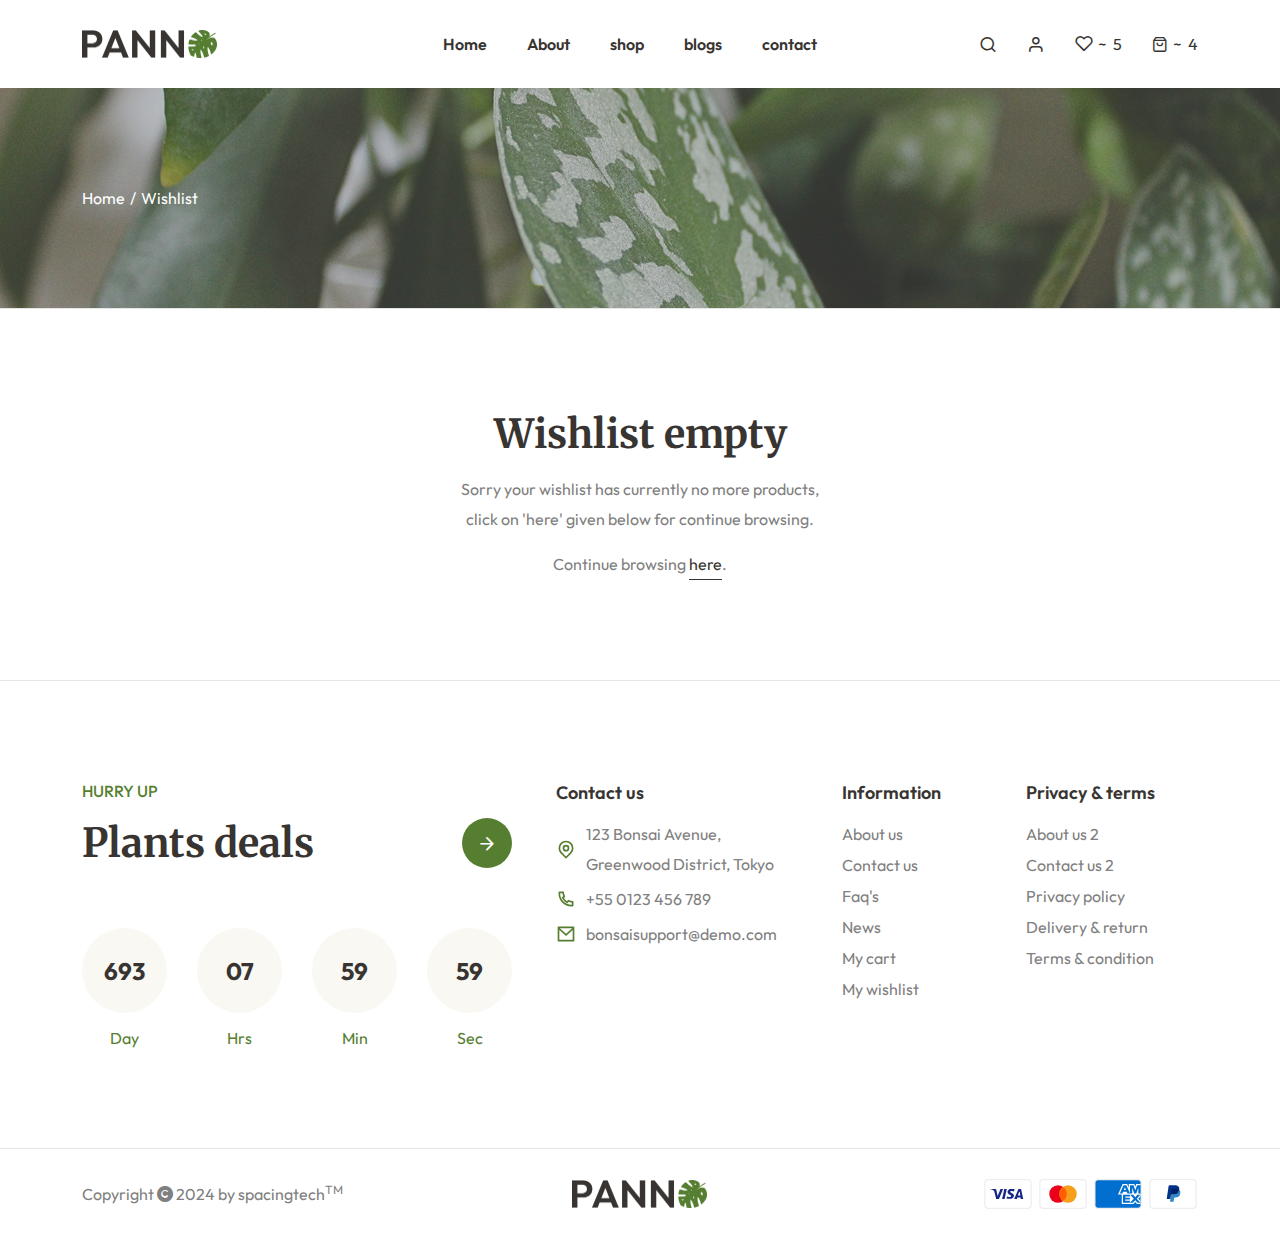
<file: wishlist-empty.html>
<!DOCTYPE html>
<html lang="en">
    
<!-- Mirrored from spacingtech.com/html/panno/panno/wishlist-empty.html by HTTrack Website Copier/3.x [XR&CO'2014], Sat, 09 Nov 2024 07:47:09 GMT -->
<!-- Added by HTTrack --><meta http-equiv="content-type" content="text/html;charset=UTF-8" /><!-- /Added by HTTrack -->
<head>
        <meta charset="utf-8">
        <meta name="description" content="A best stylish, creative, modern responsive template for different eCommerce business or industries." />
        <meta name="keywords" content="food template, bakery products, html, eCommerce html template,plants, organic food, restaurant, live tree, responsive, pizza, burger, furniture, mobile, watches, electronics, computers accessories, toys, jewellery, restaurant accessories" />
        <meta name="author" content="spacingtech_webify">
        <meta name="viewport" content="width=device-width, initial-scale=1">
        <!-- title -->
        <title>Panno - The Plants & Organic Food eCommerce HTML5 template</title>
        <!-- favicon -->
        <link rel="icon" type="image/x-icon" href="img/favicon/favicon.png">
        <!-- bootstrap css -->
        <link rel="stylesheet" type="text/css" href="css/bootstrap.min.css">
        <link rel="stylesheet" type="text/css" href="css/bootstrap-icons.css">
        <!-- magnific-popup css -->
        <link rel="stylesheet" type="text/css" href="css/magnific-popup.css">
        <!-- fontawesome css -->
        <link rel="stylesheet" type="text/css" href="css/all.min.css">
        <!--fether css -->
        <link rel="stylesheet" type="text/css" href="css/feather.css">
        <!-- animate css -->
        <link rel="stylesheet" type="text/css" href="css/animate.min.css">
        <!-- owl-carousel css -->
        <link rel="stylesheet" type="text/css" href="css/owl.carousel.min.css">
        <link rel="stylesheet" type="text/css" href="css/owl.theme.default.min.css">
        <!-- swiper css -->
        <link rel="stylesheet" type="text/css" href="css/swiper-bundle.min.css">
        <!-- slick slider css -->
        <link rel="stylesheet" type="text/css" href="css/slick.css">
        <!-- collection css -->
        <link rel="stylesheet" type="text/css" href="css/collection.css">
        <!-- blog css -->
        <link rel="stylesheet" type="text/css" href="css/blog.css">
        <!-- other-pages css -->
        <link rel="stylesheet" type="text/css" href= "css/other-pages.css">
        <!-- product-page css -->
        <link rel="stylesheet" type="text/css" href="css/product-page.css">
        <!-- theme css -->
        <link rel="stylesheet" type="text/css" href="css/theme.html">
        <!-- style css -->
        <link rel="stylesheet" type="text/css" href="css/style.css">
    </head>
    <body>
        <!-- header start -->
        <header class="main-header" id="stickyheader">
            <div class="header-top-area">
                <div class="container">
                    <div class="row">
                        <div class="col">
                            <div class="header-area">
                                <div class="header-element header-logo">
                                    <div class="header-theme-logo">
                                        <a href="index.html" class="theme-logo">
                                            <img src="img/logo/logo.png" class="img-fluid" alt="logo">
                                        </a>
                                    </div>
                                </div>
                                <div class="header-element header-menu">
                                    <!-- header-menu start -->
                                    <div class="mainmenu-content collapse show" id="main-collapse">
                                        <div class="main-wrap">
                                            <ul class="main-menu">
                                               
                                                <li class="menu-link">
                                                    <a href="index.html" class="link-title">
                                                        <span class="sp-link-title">Home</span>
                                                    </a>
                                                </li>
                                               
                                               
                                                <li class="menu-link">
                                                    <a href="about-us.html" class="link-title">
                                                        <span class="sp-link-title">About</span>
                                                    </a>
                                                </li>
                                                <li class="menu-link">
                                                    <a href="shop.html" class="link-title">
                                                        <span class="sp-link-title">shop</span>
                                                    </a>
                                                </li>
                                                <li class="menu-link">
                                                    <a href="blog-grid-without.html" class="link-title">
                                                        <span class="sp-link-title">blogs</span>
                                                    </a>
                                                </li>
                                                <li class="menu-link">
                                                    <a href="contact-us.html" class="link-title">
                                                        <span class="sp-link-title">contact</span>
                                                    </a>
                                                </li>                                                           
                                                                                                  
                                                                                                  
                                                                                                  
                                                                                                  
                                                      
                                                
                                                
                                            </ul>
                                        </div>
                                    </div>
                                    <!-- header-menu end -->
                                </div>
                                <div class="header-element header-icon">
                                    <div class="header-icon-block">
                                        <ul class="shop-element">
                                            <li class="side-wrap toggler-wrap">
                                                <div class="toggler-wrapper">
                                                    <button type="button" class="toggler-btn">
                                                    <span class="toggler-icon"><i class="feather-menu"></i></span>
                                                    </button>
                                                </div>
                                            </li>
                                            <li class="side-wrap search-wrap">
                                                <div class="search-wrapper">
                                                    <a href="#searchmodal" data-bs-toggle="modal">
                                                        <span class="search-icon"><i class="feather-search"></i></span>
                                                    </a>
                                                </div>
                                            </li>
                                            <li class="side-wrap user-wrap">
                                                <div class="user-wrapper">
                                                    <a href="login-account.html">
                                                        <span class="user-icon"><i class="feather-user"></i></span>
                                                    </a>
                                                </div>
                                            </li>
                                            <li class="side-wrap wishlist-wrap">
                                                <div class="wishlist-wrapper">
                                                    <a href="wishlist-product.html">
                                                        <span class="wishlist-icon-count">
                                                            <span class="wishlist-icon"><i class="feather-heart"></i></span>
                                                            <span class="wishlist-count">5</span>
                                                        </span>
                                                    </a>
                                                </div>
                                            </li>
                                            <li class="side-wrap cart-wrap">
                                                <div class="cart-wrapper">
                                                    <a href="javascript:void(0)" class="js-cart-drawer">
                                                        <span class="cart-icon-count">
                                                            <span class="cart-icon"><i class="feather-shopping-bag"></i></span>
                                                            <span class="cart-count">4</span>
                                                        </span>
                                                    </a>
                                                </div>
                                            </li>
                                        </ul>
                                    </div>
                                </div>
                            </div>
                        </div>
                    </div>
                </div>
            </div>
        </header>
        <!-- header end -->
        <!-- main section start-->
        <main>
            <!-- breadcrumb start -->
            <section class="breadcrumb-area">
                <div class="container">
                    <div class="col">
                        <div class="row">
                            <div class="breadcrumb-index">
                                <!-- breadcrumb-list start -->
                                <ul class="breadcrumb-ul">
                                    <li class="breadcrumb-li">
                                        <a class="breadcrumb-link" href="index.html">Home</a>
                                    </li>
                                    <li class="breadcrumb-li">
                                        <span class="breadcrumb-text">Wishlist</span>
                                    </li>
                                </ul>
                                <!-- breadcrumb-list end -->
                            </div>
                        </div>
                    </div>
                </div>
            </section>
            <!-- breadcrumb end -->
            <!-- Wishlist empty start -->
            <section class="cart-page section-ptb">
                <div class="container">
                    <div class="row">
                        <div class="col">
                            <div class="empty-cart-page">
                                <div class="section-capture">
                                    <div class="section-title">
                                        <h2><span>Wishlist empty</span></h2>
                                        <p>Sorry your wishlist has currently no more products, click on 'here' given below for continue browsing.</p>
                                        <p>Continue browsing
                                            <a href="shop.html">here</a>.
                                        </p>
                                    </div>
                                </div>
                            </div>
                        </div>
                    </div>
                </div>
            </section>
            <!-- Wishlist empty end -->
        </main>
        <!-- main section end-->
        <!-- footer start -->
        <div class="footer-area section-ptb bt">
            <div class="container">
                <div class="row">
                    <div class="col">
                        <div class="footer-list">
                            <ul class="footer-ul">
                                <li class="footer-li deal-block">
                                    <div class="footer-deal">
                                        <div class="section-capture">
                                            <div class="section-title">
                                                <span class="sub-title">Hurry Up</span>
                                                <h2>Plants deals</h2>
                                            </div>
                                            <div class="deal-button">
                                                <a href="collection.html" class="deal-btn">
                                                    <span class="btn-icon"><i class="feather-arrow-right"></i></span>
                                                </a>
                                            </div>
                                        </div>
                                        <div class="timer-section">
                                            <ul class="clock" id="clock1">
                                                <!-- deal day start -->
                                                <li class="clock-li clock-day">
                                                    <div class="clock-wrap">
                                                        <span class="time days"></span>
                                                        <div class="clock-text">Day</div>
                                                    </div>
                                                </li>
                                                <!-- deal day end -->
                                                <!-- deal hours start -->
                                                <li class="clock-li sclock-hours">
                                                    <div class="clock-wrap">
                                                        <span class="time hours"></span>
                                                        <div class="clock-text">Hrs</div>
                                                    </div>
                                                </li>
                                                <!-- deal hours end -->
                                                <!-- deal minute start -->
                                                <li class="clock-li sclock-minutes">
                                                    <div class="clock-wrap">
                                                        <span class="time minutes"></span>
                                                        <div class="clock-text">Min</div>
                                                    </div>
                                                </li>
                                                <!-- deal minute end -->
                                                <!-- deal second start -->
                                                <li class="clock-li sclock-seconds">
                                                    <div class="clock-wrap">
                                                        <span class="time seconds"></span>
                                                        <div class="clock-text">Sec</div>
                                                    </div>
                                                </li>
                                                <!-- deal second end -->
                                            </ul>
                                        </div>
                                    </div>
                                </li>
                                <li class="footer-li footer-contact">
                                    <ul class="ftlist-ul">
                                        <li class="ftlist-li">
                                            <h2 class="ftlist-title">Contact us</h2>
                                            <a data-bs-toggle="collapse" href="#footer-contact" class="ftlist-title">
                                                <span>Contact us</span>
                                                <span><i class="fa-solid fa-plus"></i></span>
                                            </a>
                                            <ul class="ftcontact-ul collapse" id="footer-contact">
                                                <li class="ftcontact-li">
                                                    <div class="ft-contact-add">
                                                        <span class="info-icon"><svg xmlns="http://www.w3.org/2000/svg" width="1em" height="1em" viewBox="0 0 24 24"><path fill="currentColor" d="m12 20.9l4.95-4.95a7 7 0 1 0-9.9 0zm0 2.828l-6.364-6.364a9 9 0 1 1 12.728 0zM12 13a2 2 0 1 0 0-4a2 2 0 0 0 0 4m0 2a4 4 0 1 1 0-8a4 4 0 0 1 0 8"/></svg></span>
                                                        <div class="info-block">
                                                            <p>123 Bonsai Avenue,</p>
<p>Greenwood District, Tokyo</p>
                                                        </div>
                                                    </div>
                                                </li>
                                                <li class="ftcontact-li">
                                                    <div class="ft-contact-add">
                                                        <span class="info-icon"><svg xmlns="http://www.w3.org/2000/svg" width="1em" height="1em" viewBox="0 0 24 24"><path fill="currentColor" d="M9.366 10.682a10.556 10.556 0 0 0 3.952 3.952l.884-1.238a1 1 0 0 1 1.294-.296a11.421 11.421 0 0 0 4.583 1.364a1 1 0 0 1 .921.997v4.462a1 1 0 0 1-.898.995A15.51 15.51 0 0 1 18.5 21C9.94 21 3 14.06 3 5.5c0-.538.027-1.072.082-1.602A1 1 0 0 1 4.077 3h4.462a1 1 0 0 1 .997.921A11.421 11.421 0 0 0 10.9 8.504a1 1 0 0 1-.296 1.294zm-2.522-.657l1.9-1.357A13.41 13.41 0 0 1 7.647 5H5.01c-.006.166-.009.333-.009.5C5 12.956 11.044 19 18.5 19c.167 0 .334-.003.5-.01v-2.637a13.41 13.41 0 0 1-3.668-1.097l-1.357 1.9a12.45 12.45 0 0 1-1.588-.75l-.058-.033a12.556 12.556 0 0 1-4.702-4.702l-.033-.058a12.441 12.441 0 0 1-.75-1.588"/></svg></span>
                                                        <div class="info-block">
                                                            <a href="tel:+550123456789" title="tel:+55 0123 456 789" class="ft-contact-address">+55 0123 456 789</a>
                                                        </div>
                                                    </div>
                                                </li>
                                                <li class="ftcontact-li">
                                                    <div class="ft-contact-add">
                                                        <span class="info-icon"><svg xmlns="http://www.w3.org/2000/svg" width="1em" height="1em" viewBox="0 0 24 24"><path fill="currentColor" d="M3 3h18a1 1 0 0 1 1 1v16a1 1 0 0 1-1 1H3a1 1 0 0 1-1-1V4a1 1 0 0 1 1-1m17 4.238l-7.928 7.1L4 7.216V19h16zM4.511 5l7.55 6.662L19.502 5z"/></svg></span>
                                                        <div class="info-block">
                                                            <a href="mailto:demo@demo.com" title="mailto:demo@demo.com" class="ft-contact-address">bonsaisupport@demo.com</a>
                                                        </div>
                                                    </div>
                                                </li>
                                            </ul>
                                        </li>
                                    </ul>
                                </li>
                                <li class="footer-li">
                                    <div class="menu-content">
                                        <ul class="ftlist-ul">
                                            <li class="ftlist-li">
                                                <h2 class="ftlist-title">Information</h2>
                                                <a data-bs-toggle="collapse" href="#footer-information" class="ftlist-title">
                                                    <span>Information</span>
                                                    <span><i class="fa-solid fa-plus"></i></span>
                                                </a>
                                                <ul class="ftlink-ul collapse" id="footer-information">
                                                    <li class="ftlink-li">
                                                        <a href="about-us.html">About us</a>
                                                    </li>
                                                    <li class="ftlink-li">
                                                        <a href="contact-us.html">Contact us</a>
                                                    </li>
                                                    <li class="ftlink-li">
                                                        <a href="faq.html">Faq's</a>
                                                    </li>
                                                    <li class="ftlink-li">
                                                        <a href="article-post.html">News</a>
                                                    </li>
                                                    <li class="ftlink-li">
                                                        <a href="cart-page.html">My cart</a>
                                                    </li>
                                                    <li class="ftlink-li">
                                                        <a href="wishlist-product.html">My wishlist</a>
                                                    </li>
                                                </ul>
                                            </li>
                                        </ul>
                                    </div>
                                </li>
                                <li class="footer-li">
                                    <div class="menu-content">
                                        <ul class="ftlist-ul">
                                            <li class="ftlist-li">
                                                <h2 class="ftlist-title">Privacy &amp; terms</h2>
                                                <a data-bs-toggle="collapse" href="#footer-privacy" class="ftlist-title">
                                                    <span>Privacy &amp; terms</span>
                                                    <span><i class="fa-solid fa-plus"></i></span>
                                                </a>
                                                <ul class="ftlink-ul collapse" id="footer-privacy">
                                                    <li class="ftlink-li">
                                                        <a href="about-us-2.html">About us 2</a>
                                                    </li>
                                                    <li class="ftlink-li">
                                                        <a href="contact-us-2.html">Contact us 2</a>
                                                    </li>
                                                    <li class="ftlink-li">
                                                        <a href="privacy-policy.html">Privacy policy</a>
                                                    </li>
                                                    <li class="ftlink-li">
                                                        <a href="return-policy.html">Delivery & return</a>
                                                    </li>
                                                    <li class="ftlink-li">
                                                        <a href="terms-condition.html">Terms & condition</a>
                                                    </li>
                                                </ul>
                                            </li>
                                        </ul>
                                    </div>
                                </li>
                            </ul>
                        </div>
                    </div> 
                </div>
            </div>
        </div>
        <!-- footer end -->
        <!-- footer-copyright start -->
        <footer class="ft-copyright-area bt">
            <div class="container">
                <div class="row">
                    <div class="col">
                        <div class="ft-copyright">
                            <ul class="ft-copryright-ul">
                                <li class="ft-copryright-li ft-copyright-text">
                                    <p>
                                        <span>Copyright</span>
                                        <span class="copy-icon"><i class="fa fa-copyright"></i></span>
                                        <span> 2024 by spacingtech<sup>TM</sup></span>
                                    </p>
                                </li>
                                <li class="ft-copryright-li ft-logo-image">
                                    <a href="index.html" class="theme-logo">
                                        <img src="img/logo/logo.png" class="img-fluid" alt="footer-logo">
                                    </a>
                                </li>
                                <li class="ft-copryright-li ft-payment">
                                    <ul class="payment-icon">
                                        <li>
                                            <a href="index.html"><svg viewBox="0 0 38 24" xmlns="http://www.w3.org/2000/svg" role="img" width="38" height="24" aria-labelledby="pi-visa"><title id="pi-visa">Visa</title><path opacity=".07" d="M35 0H3C1.3 0 0 1.3 0 3v18c0 1.7 1.4 3 3 3h32c1.7 0 3-1.3 3-3V3c0-1.7-1.4-3-3-3z"></path><path fill="#fff" d="M35 1c1.1 0 2 .9 2 2v18c0 1.1-.9 2-2 2H3c-1.1 0-2-.9-2-2V3c0-1.1.9-2 2-2h32"></path><path d="M28.3 10.1H28c-.4 1-.7 1.5-1 3h1.9c-.3-1.5-.3-2.2-.6-3zm2.9 5.9h-1.7c-.1 0-.1 0-.2-.1l-.2-.9-.1-.2h-2.4c-.1 0-.2 0-.2.2l-.3.9c0 .1-.1.1-.1.1h-2.1l.2-.5L27 8.7c0-.5.3-.7.8-.7h1.5c.1 0 .2 0 .2.2l1.4 6.5c.1.4.2.7.2 1.1.1.1.1.1.1.2zm-13.4-.3l.4-1.8c.1 0 .2.1.2.1.7.3 1.4.5 2.1.4.2 0 .5-.1.7-.2.5-.2.5-.7.1-1.1-.2-.2-.5-.3-.8-.5-.4-.2-.8-.4-1.1-.7-1.2-1-.8-2.4-.1-3.1.6-.4.9-.8 1.7-.8 1.2 0 2.5 0 3.1.2h.1c-.1.6-.2 1.1-.4 1.7-.5-.2-1-.4-1.5-.4-.3 0-.6 0-.9.1-.2 0-.3.1-.4.2-.2.2-.2.5 0 .7l.5.4c.4.2.8.4 1.1.6.5.3 1 .8 1.1 1.4.2.9-.1 1.7-.9 2.3-.5.4-.7.6-1.4.6-1.4 0-2.5.1-3.4-.2-.1.2-.1.2-.2.1zm-3.5.3c.1-.7.1-.7.2-1 .5-2.2 1-4.5 1.4-6.7.1-.2.1-.3.3-.3H18c-.2 1.2-.4 2.1-.7 3.2-.3 1.5-.6 3-1 4.5 0 .2-.1.2-.3.2M5 8.2c0-.1.2-.2.3-.2h3.4c.5 0 .9.3 1 .8l.9 4.4c0 .1 0 .1.1.2 0-.1.1-.1.1-.1l2.1-5.1c-.1-.1 0-.2.1-.2h2.1c0 .1 0 .1-.1.2l-3.1 7.3c-.1.2-.1.3-.2.4-.1.1-.3 0-.5 0H9.7c-.1 0-.2 0-.2-.2L7.9 9.5c-.2-.2-.5-.5-.9-.6-.6-.3-1.7-.5-1.9-.5L5 8.2z" fill="#142688"></path></svg></a>
                                        </li>
                                        <li>
                                            <a href="index.html"><svg viewBox="0 0 38 24" xmlns="http://www.w3.org/2000/svg" role="img" width="38" height="24" aria-labelledby="pi-master"><title id="pi-master">Mastercard</title><path opacity=".07" d="M35 0H3C1.3 0 0 1.3 0 3v18c0 1.7 1.4 3 3 3h32c1.7 0 3-1.3 3-3V3c0-1.7-1.4-3-3-3z"></path><path fill="#fff" d="M35 1c1.1 0 2 .9 2 2v18c0 1.1-.9 2-2 2H3c-1.1 0-2-.9-2-2V3c0-1.1.9-2 2-2h32"></path><circle fill="#EB001B" cx="15" cy="12" r="7"></circle><circle fill="#F79E1B" cx="23" cy="12" r="7"></circle><path fill="#FF5F00" d="M22 12c0-2.4-1.2-4.5-3-5.7-1.8 1.3-3 3.4-3 5.7s1.2 4.5 3 5.7c1.8-1.2 3-3.3 3-5.7z"></path></svg></a>
                                        </li>
                                        <li>
                                            <a href="index.html"><svg xmlns="http://www.w3.org/2000/svg" role="img" aria-labelledby="pi-american_express" viewBox="0 0 38 24" width="38" height="24"><title id="pi-american_express">American Express</title><path fill="#000" d="M35 0H3C1.3 0 0 1.3 0 3v18c0 1.7 1.4 3 3 3h32c1.7 0 3-1.3 3-3V3c0-1.7-1.4-3-3-3Z" opacity=".07"></path><path fill="#006FCF" d="M35 1c1.1 0 2 .9 2 2v18c0 1.1-.9 2-2 2H3c-1.1 0-2-.9-2-2V3c0-1.1.9-2 2-2h32Z"></path><path fill="#FFF" d="M22.012 19.936v-8.421L37 11.528v2.326l-1.732 1.852L37 17.573v2.375h-2.766l-1.47-1.622-1.46 1.628-9.292-.02Z"></path><path fill="#006FCF" d="M23.013 19.012v-6.57h5.572v1.513h-3.768v1.028h3.678v1.488h-3.678v1.01h3.768v1.531h-5.572Z"></path><path fill="#006FCF" d="m28.557 19.012 3.083-3.289-3.083-3.282h2.386l1.884 2.083 1.89-2.082H37v.051l-3.017 3.23L37 18.92v.093h-2.307l-1.917-2.103-1.898 2.104h-2.321Z"></path><path fill="#FFF" d="M22.71 4.04h3.614l1.269 2.881V4.04h4.46l.77 2.159.771-2.159H37v8.421H19l3.71-8.421Z"></path><path fill="#006FCF" d="m23.395 4.955-2.916 6.566h2l.55-1.315h2.98l.55 1.315h2.05l-2.904-6.566h-2.31Zm.25 3.777.875-2.09.873 2.09h-1.748Z"></path><path fill="#006FCF" d="M28.581 11.52V4.953l2.811.01L32.84 9l1.456-4.046H37v6.565l-1.74.016v-4.51l-1.644 4.494h-1.59L30.35 7.01v4.51h-1.768Z"></path></svg></a>
                                        </li>
                                        <li>
                                            <a href="index.html"><svg viewBox="0 0 38 24" xmlns="http://www.w3.org/2000/svg" width="38" height="24" role="img" aria-labelledby="pi-paypal"><title id="pi-paypal">PayPal</title><path opacity=".07" d="M35 0H3C1.3 0 0 1.3 0 3v18c0 1.7 1.4 3 3 3h32c1.7 0 3-1.3 3-3V3c0-1.7-1.4-3-3-3z"></path><path fill="#fff" d="M35 1c1.1 0 2 .9 2 2v18c0 1.1-.9 2-2 2H3c-1.1 0-2-.9-2-2V3c0-1.1.9-2 2-2h32"></path><path fill="#003087" d="M23.9 8.3c.2-1 0-1.7-.6-2.3-.6-.7-1.7-1-3.1-1h-4.1c-.3 0-.5.2-.6.5L14 15.6c0 .2.1.4.3.4H17l.4-3.4 1.8-2.2 4.7-2.1z"></path><path fill="#3086C8" d="M23.9 8.3l-.2.2c-.5 2.8-2.2 3.8-4.6 3.8H18c-.3 0-.5.2-.6.5l-.6 3.9-.2 1c0 .2.1.4.3.4H19c.3 0 .5-.2.5-.4v-.1l.4-2.4v-.1c0-.2.3-.4.5-.4h.3c2.1 0 3.7-.8 4.1-3.2.2-1 .1-1.8-.4-2.4-.1-.5-.3-.7-.5-.8z"></path><path fill="#012169" d="M23.3 8.1c-.1-.1-.2-.1-.3-.1-.1 0-.2 0-.3-.1-.3-.1-.7-.1-1.1-.1h-3c-.1 0-.2 0-.2.1-.2.1-.3.2-.3.4l-.7 4.4v.1c0-.3.3-.5.6-.5h1.3c2.5 0 4.1-1 4.6-3.8v-.2c-.1-.1-.3-.2-.5-.2h-.1z"></path></svg></a>
                                        </li>
                                    </ul>
                                </li>
                            </ul>
                        </div>
                    </div>
                </div>
            </div>
        </footer>
        <!-- footer-copyright end -->
        <!-- mobile-menu start -->
        <div class="mobile-menu" id="mobile-menu">
            <div class="mobile-contents">
                <div class="menu-close">
                    <button class="menu-close-btn">
                    <span class="menu-close-icon"><i class="feather-x"></i></span>
                    </button>
                </div>
                <div class="mobilemenu-content">
                    <div class="main-wrap">
                        <ul class="main-menu">
                            <li class="menu-link">
                                <a href="#menu-single" class="link-title" data-bs-toggle="collapse" aria-expanded="false">
                                    <span class="sp-link-title">Home</span>
                                    <span class="menu-arrow"><i class="fa-solid fa-angle-down"></i></span>
                                </a>
                                <div class="menu-dropdown menu-single collapse" id="menu-single">
                                    <ul class="ul">
                                        <li class="menusingle-li">
                                            <a href="index7.html" class="menusingle-title">
                                                <span class="sp-link-title">Food &amp; bakery<span class="header-sale-lable">New</span></span>
                                            </a>
                                        </li>
                                        <li class="menusingle-li">
                                            <a href="index6.html" class="menusingle-title">
                                                <span class="sp-link-title">Online plants</span>
                                            </a>
                                        </li>
                                        <li class="menusingle-li">
                                            <a href="index.html" class="menusingle-title">
                                                <span class="sp-link-title">Live plants</span>
                                            </a>
                                        </li>
                                        <li class="menusingle-li">
                                            <a href="index2.html" class="menusingle-title">
                                                <span class="sp-link-title">Organic food</span>
                                            </a>
                                        </li>
                                        <li class="menusingle-li">
                                            <a href="index3.html" class="menusingle-title">
                                                <span class="sp-link-title">Restaurants</span>
                                            </a>
                                        </li>
                                        <li class="menusingle-li">
                                            <a href="index4.html" class="menusingle-title">
                                                <span class="sp-link-title">Plants & trees</span>
                                            </a>
                                        </li>
                                        <li class="menusingle-li">
                                            <a href="index5.html" class="menusingle-title">
                                                <span class="sp-link-title">Juice & drink</span>
                                            </a>
                                        </li>
                                    </ul>
                                </div>
                            </li>
                            <li class="menu-link">
                                <a href="#menu-mega" class="link-title" data-bs-toggle="collapse" aria-expanded="false">
                                    <span class="sp-link-title">Product</span>
                                    <span class="menu-arrow"><i class="fa-solid fa-angle-down"></i></span>
                                </a>
                                <div class="menu-dropdown menu-mega collapse" id="menu-mega">
                                    <ul class="ul container p-0">
                                        <li class="menumega-li">
                                            <a href="#menumega-sup1" class="menumega-title" data-bs-toggle="collapse" aria-expanded="false">
                                                <span class="sp-link-title">Shop page</span>
                                                <span class="menu-arrow"><i class="fa-solid fa-angle-down"></i></span>
                                            </a>
                                            <div class="menumegasup-dropdown collapse" id="menumega-sup1">
                                                <ul class="menumegasup-ul">
                                                    <li class="menumegasup-li">
                                                        <a href="collection-without.html" class="menumegasup-title">
                                                            <span class="sp-link-title">Collection</span>
                                                        </a>
                                                    </li>
                                                    <li class="menumegasup-li">
                                                        <a href="collection.html" class="menumegasup-title">
                                                            <span class="sp-link-title">Collection left</span>
                                                        </a>
                                                    </li>
                                                    <li class="menumegasup-li">
                                                        <a href="collection-right.html" class="menumegasup-title">
                                                            <span class="sp-link-title">Collection right</span>
                                                        </a>
                                                    </li>
                                                    <li class="menumegasup-li">
                                                        <a href="collection-list-without.html" class="menumegasup-title">
                                                            <span class="sp-link-title">Collection list</span>
                                                        </a>
                                                    </li>
                                                    <li class="menumegasup-li">
                                                        <a href="collection-list.html" class="menumegasup-title">
                                                            <span class="sp-link-title">Collection list left</span>
                                                        </a>
                                                    </li>
                                                    <li class="menumegasup-li">
                                                        <a href="collection-list-right.html" class="menumegasup-title">
                                                            <span class="sp-link-title">Collection list right</span>
                                                        </a>
                                                    </li>
                                                </ul>
                                            </div>
                                        </li>
                                        <li class="menumega-li">
                                            <a href="#menumega-sup2" class="menumega-title" data-bs-toggle="collapse" aria-expanded="false">
                                                <span class="sp-link-title">Product page</span>
                                                <span class="menu-arrow"><i class="fa-solid fa-angle-down"></i></span>
                                            </a>
                                            <div class="menumegasup-dropdown collapse" id="menumega-sup2">
                                                <ul class="menumegasup-ul">
                                                    <li class="menumegasup-li">
                                                        <a href="product-template.html" class="menumegasup-title">
                                                            <span class="sp-link-title">Product layout</span>
                                                        </a>
                                                    </li>
                                                    <li class="menumegasup-li">
                                                        <a href="product-template2.html" class="menumegasup-title">
                                                            <span class="sp-link-title">Product tab</span>
                                                        </a>
                                                    </li>
                                                    <li class="menumegasup-li">
                                                        <a href="product-template3.html" class="menumegasup-title">
                                                            <span class="sp-link-title">Product advance</span>
                                                        </a>
                                                    </li>
                                                    <li class="menumegasup-li">
                                                        <a href="product-template4.html" class="menumegasup-title">
                                                            <span class="sp-link-title">Product accordion</span>
                                                        </a>
                                                    </li>
                                                    <li class="menumegasup-li">
                                                        <a href="product-template5.html" class="menumegasup-title">
                                                            <span class="sp-link-title">Product center</span>
                                                        </a>
                                                    </li>
                                                    <li class="menumegasup-li">
                                                        <a href="product-template6.html" class="menumegasup-title">
                                                            <span class="sp-link-title">Product sticky</span>
                                                        </a>
                                                    </li>
                                                    <li class="menumegasup-li">
                                                        <a href="product-template7.html" class="menumegasup-title">
                                                            <span class="sp-link-title">Product side</span>
                                                        </a>
                                                    </li>
                                                </ul>
                                            </div>
                                        </li>
                                        <li class="menumega-li">
                                            <div class="menu-product">
                                                <ul class="menumegasup-ul">
                                                    <li class="menumegasup-li">
                                                        <div class="product-menu-list">
                                                            <div class="single-product-wrap">
                                                                <div class="product-image">
                                                                    <a href="product-template.html" class="pro-img">
                                                                        <img class="img-fluid img1" src="img/menu/home1-pro-banner1.jpg" alt="menupro-1">
                                                                        <img class="img-fluid img2" src="img/menu/home1-pro-banner2.jpg" alt="menupro-2">
                                                                    </a>
                                                                </div>
                                                                <div class="product-content">
                                                                    <h6><a href="product-template.html">Philodendron birkin</a></h6>
                                                                    <div class="price-box">
                                                                        <span class="new-price">$25.00</span>
                                                                        <span class="old-price">$45.00</span>
                                                                    </div>
                                                                </div>
                                                            </div>
                                                        </div>
                                                    </li>
                                                    <li class="menumegasup-li">
                                                        <div class="product-menu-list">
                                                            <div class="single-product-wrap">
                                                                <div class="product-image">
                                                                    <a href="product-template.html" class="pro-img">
                                                                        <img class="img-fluid img1" src="img/menu/home1-pro-banner3.jpg" alt="menupro-3">
                                                                        <img class="img-fluid img2" src="img/menu/home1-pro-banner4.jpg" alt="menupro-4">
                                                                    </a>
                                                                </div>
                                                                <div class="product-content">
                                                                    <h6><a href="product-template.html">Majesty palm</a></h6>
                                                                    <div class="price-box">
                                                                        <span class="new-price">$11.00</span>
                                                                        <span class="old-price">$19.00</span>
                                                                    </div>
                                                                </div>
                                                            </div>
                                                        </div>
                                                    </li>
                                                </ul>
                                                <div class="menu-product-btn">
                                                    <a href="collection.html" class="menu-pro-link">See more<i class="bi bi-chevron-right"></i></a>
                                                </div>
                                            </div>
                                        </li>
                                        <li class="menumega-li">
                                            <div class="menu-product">
                                                <ul class="menumegasup-ul">
                                                    <li class="menumegasup-li">
                                                        <div class="product-menu-list">
                                                            <div class="single-product-wrap">
                                                                <div class="product-image">
                                                                    <a href="product-template.html" class="pro-img">
                                                                        <img class="img-fluid img1" src="img/menu/home1-pro-banner5.jpg" alt="menupro-1">
                                                                        <img class="img-fluid img2" src="img/menu/home1-pro-banner6.jpg" alt="menupro-2">
                                                                    </a>
                                                                </div>
                                                                <div class="product-content">
                                                                    <h6><a href="product-template.html">Wheat grass</a></h6>
                                                                    <div class="price-box">
                                                                        <span class="new-price">$21.00</span>
                                                                        <span class="old-price">$25.00</span>
                                                                    </div>
                                                                </div>
                                                            </div>
                                                        </div>
                                                    </li>
                                                    <li class="menumegasup-li">
                                                        <div class="product-menu-list">
                                                            <div class="single-product-wrap">
                                                                <div class="product-image">
                                                                    <a href="product-template.html" class="pro-img">
                                                                        <img class="img-fluid img1" src="img/menu/home1-pro-banner7.jpg" alt="menupro-3">
                                                                        <img class="img-fluid img2" src="img/menu/home1-pro-banner8.jpg" alt="menupro-4">
                                                                    </a>
                                                                </div>
                                                                <div class="product-content">
                                                                    <h6><a href="product-template.html">Ears cactus</a></h6>
                                                                    <div class="price-box">
                                                                        <span class="new-price">$69.00</span>
                                                                        <span class="old-price">$89.00</span>
                                                                    </div>
                                                                </div>
                                                            </div>
                                                        </div>
                                                    </li>
                                                </ul>
                                                <div class="menu-product-btn">
                                                    <a href="collection.html" class="menu-pro-link">See more<i class="bi bi-chevron-right"></i></a>
                                                </div>
                                            </div>
                                        </li>
                                    </ul>
                                </div>
                            </li>
                            <li class="menu-link">
                                <a href="#menu-shop-banner" class="link-title" data-bs-toggle="collapse" aria-expanded="false">
                                    <span class="sp-link-title">Collection</span>
                                    <span class="menu-arrow"><i class="fa-solid fa-angle-down"></i></span>
                                </a>
                                <div class="menu-dropdown menu-banner collapse" id="menu-shop-banner">
                                    <ul class="container ul p-0">
                                        <li class="menubanner-li">
                                            <div class="menubanner-img">
                                                <a href="collection.html" class="collection-img banner-hover">
                                                    <img src="img/menu/home1-menu-banner1.jpg"  class="img-fluid" alt="menu-banner1">
                                                </a>
                                                <a href="collection.html" class="collection-title">
                                                    <span>New product</span>
                                                </a>
                                            </div>
                                        </li>
                                        <li class="menubanner-li">
                                            <div class="menubanner-img">
                                                <a href="collection.html" class="collection-img banner-hover">
                                                    <img src="img/menu/home1-menu-banner2.jpg" class="img-fluid" alt="menu-banner2">
                                                </a>
                                                <a href="collection.html" class="collection-title">
                                                    <span>Featured product</span>
                                                </a>
                                            </div>
                                        </li>
                                        <li class="menubanner-li">
                                            <div class="menubanner-img">
                                                <a href="collection.html" class="collection-img banner-hover">
                                                    <img src="img/menu/home1-menu-banner3.jpg" class="img-fluid" alt="menu-banner3">
                                                </a>
                                                <a href="collection.html" class="collection-title">
                                                    <span>Best seller</span>
                                                </a>
                                            </div>
                                        </li>
                                        <li class="menubanner-li">
                                            <div class="menubanner-img">
                                                <a href="collection.html" class="collection-img banner-hover">
                                                    <img src="img/menu/home1-menu-banner4.jpg" class="img-fluid" alt="menu-banner4">
                                                </a>
                                                <a href="collection.html" class="collection-title">
                                                    <span>Super sale</span>
                                                </a>
                                            </div>
                                        </li>
                                    </ul>
                                </div>
                            </li>
                            <li class="menu-link">
                                <a href="#menu-blog" class="link-title" data-bs-toggle="collapse" aria-expanded="false">
                                    <span class="sp-link-title">Blogs</span>
                                    <span class="menu-arrow"><i class="fa-solid fa-angle-down"></i></span>
                                </a>
                                <div class="menu-dropdown menu-single collapse" id="menu-blog">
                                    <ul class="ul">
                                        <li class="menusingle-li">
                                            <a href="blog-grid-without.html" class="menusingle-title">
                                                <span class="sp-link-title">Blog grid</span>
                                            </a>
                                        </li>
                                        <li class="menusingle-li">
                                            <a href="blog-grid.html" class="menusingle-title">
                                                <span class="sp-link-title">Blog grid left</span>
                                            </a>
                                        </li>
                                        <li class="menusingle-li">
                                            <a href="blog-grid-right.html" class="menusingle-title">
                                                <span class="sp-link-title">Blog grid right</span>
                                            </a>
                                        </li>
                                        <li class="menusingle-li">
                                            <a href="article-post-without.html" class="menusingle-title">
                                                <span class="sp-link-title">Article post</span>
                                            </a>
                                        </li>
                                        <li class="menusingle-li">
                                            <a href="article-post.html" class="menusingle-title">
                                                <span class="sp-link-title">Article post left</span>
                                            </a>
                                        </li>
                                        <li class="menusingle-li">
                                            <a href="article-post-right.html" class="menusingle-title">
                                                <span class="sp-link-title">Article post right</span>
                                            </a>
                                        </li>
                                    </ul>
                                </div>
                            </li>
                            <li class="menu-link">
                                <a href="#menu-sub" class="link-title" data-bs-toggle="collapse" aria-expanded="false">
                                    <span class="sp-link-title">Pages</span>
                                    <span class="menu-arrow"><i class="fa-solid fa-angle-down"></i></span>
                                </a>
                                <div class="menu-dropdown menu-sub collapse" id="menu-sub">
                                    <ul class="ul">
                                        <li class="menusub-li">
                                            <a href="#menu-sup" class="menusub-title" data-bs-toggle="collapse" aria-expanded="false">
                                                <span class="sp-link-title">About us</span>
                                                <span class="menu-arrow"><i class="fa-solid fa-angle-down"></i></span>
                                            </a>
                                            <div class="menusup-dropdown collapse" id="menu-sup">
                                                <ul class="menusup-ul">
                                                    <li class="menusup-li">
                                                        <a href="about-us.html" class="menusup-title">
                                                            <span class="sp-link-title">About us</span>
                                                        </a>
                                                    </li>
                                                    <li class="menusup-li">
                                                        <a href="about-us-2.html" class="menusup-title">
                                                            <span class="sp-link-title">About us 2</span>
                                                        </a>
                                                    </li>
                                                    <li class="menusup-li">
                                                        <a href="about-us-3.html" class="menusup-title">
                                                            <span class="sp-link-title">About us 3</span>
                                                        </a>
                                                    </li>
                                                </ul>
                                            </div>
                                        </li>
                                        <li class="menusub-li">
                                            <a href="#account" class="menusub-title" data-bs-toggle="collapse" aria-expanded="false">
                                                <span class="sp-link-title">My account</span>
                                                <span class="menu-arrow"><i class="fa-solid fa-angle-down"></i></span>
                                            </a>
                                            <div class="menusup-dropdown collapse" id="account">
                                                <ul class="menusup-ul">
                                                    <li class="menusup-li">
                                                        <a href="order-history.html" class="menusup-title">
                                                            <span class="sp-link-title">Order</span>
                                                        </a>
                                                    </li>
                                                    <li class="menusup-li">
                                                        <a href="profile.html" class="menusup-title">
                                                            <span class="sp-link-title">Profile</span>
                                                        </a>
                                                    </li>
                                                    <li class="menusup-li">
                                                        <a href="pro-address.html" class="menusup-title">
                                                            <span class="sp-link-title">Address</span>
                                                        </a>
                                                    </li>
                                                    <li class="menusup-li">
                                                        <a href="pro-wishlist.html" class="menusup-title">
                                                            <span class="sp-link-title">Wishlist</span>
                                                        </a>
                                                    </li>
                                                    <li class="menusup-li">
                                                        <a href="pro-tickets.html" class="menusup-title">
                                                            <span class="sp-link-title">My tickets</span>
                                                        </a>
                                                    </li>
                                                    <li class="menusup-li">
                                                        <a href="billing-info.html" class="menusup-title">
                                                            <span class="sp-link-title">Billing info</span>
                                                        </a>
                                                    </li>
                                                    <li class="menusup-li">
                                                        <a href="track-page.html" class="menusup-title">
                                                            <span class="sp-link-title">Track page</span>
                                                        </a>
                                                    </li>
                                                    <li class="menusup-li">
                                                        <a href="order-complete.html" class="menusup-title">
                                                            <span class="sp-link-title">Order complete</span>
                                                        </a>
                                                    </li>
                                                </ul>
                                            </div>
                                        </li>
                                        <li class="menusub-li">
                                            <a href="#desk-checkout" class="menusub-title" data-bs-toggle="collapse" aria-expanded="false">
                                                <span class="sp-link-title">Checkout</span>
                                                <span class="menu-arrow"><i class="fa-solid fa-angle-down"></i></span>
                                            </a>
                                            <div class="menusup-dropdown collapse" id="desk-checkout">
                                                <ul class="menusup-ul">
                                                    <li class="menusup-li">
                                                        <a href="checkout-style1.html" class="menusup-title">
                                                            <span class="sp-link-title">Checkout style 1</span>
                                                        </a>
                                                    </li>
                                                    <li class="menusup-li">
                                                        <a href="checkout-style2.html" class="menusup-title">
                                                            <span class="sp-link-title">Checkout style 2</span>
                                                        </a>
                                                    </li>
                                                    <li class="menusup-li">
                                                        <a href="checkout-style3.html" class="menusup-title">
                                                            <span class="sp-link-title">Checkout style 3</span>
                                                        </a>
                                                    </li>
                                                </ul>
                                            </div>
                                        </li>
                                        <li class="menusub-li">
                                            <a href="#menu-sup-contact" class="menusub-title" data-bs-toggle="collapse" aria-expanded="false">
                                                <span class="sp-link-title">Contact us</span>
                                                <span class="menu-arrow"><i class="fa-solid fa-angle-down"></i></span>
                                            </a>
                                            <div class="menusup-dropdown collapse" id="menu-sup-contact">
                                                <ul class="menusup-ul">
                                                    <li class="menusup-li">
                                                        <a href="contact-us.html" class="menusup-title">
                                                            <span class="sp-link-title">Contact us</span>
                                                        </a>
                                                    </li>
                                                    <li class="menusup-li">
                                                        <a href="contact-us-2.html" class="menusup-title">
                                                            <span class="sp-link-title">Contact us 2</span>
                                                        </a>
                                                    </li>
                                                </ul>
                                            </div>
                                        </li>
                                        <li class="menusub-li">
                                            <a href="#features" class="menusub-title" data-bs-toggle="collapse" aria-expanded="false">
                                                <span class="sp-link-title">Features</span>
                                                <span class="menu-arrow"><i class="fa-solid fa-angle-down"></i></span>
                                            </a>
                                            <div class="menusup-dropdown collapse" id="features">
                                                <ul class="menusup-ul">
                                                    <li class="menusup-li">
                                                        <a href="cancellation.html" class="menusup-title">
                                                            <span class="sp-link-title">Cancellation</span>
                                                        </a>
                                                    </li>
                                                    <li class="menusup-li">
                                                        <a href="cart-page.html" class="menusup-title">
                                                            <span class="sp-link-title">Cart page</span>
                                                        </a>
                                                    </li>
                                                    <li class="menusup-li">
                                                        <a href="wishlist-product.html" class="menusup-title">
                                                            <span class="sp-link-title">Wishlist product</span>
                                                        </a>
                                                    </li>
                                                    <li class="menusup-li">
                                                        <a href="sitemap.html" class="menusup-title">
                                                            <span class="sp-link-title">Sitemap</span>
                                                        </a>
                                                    </li>
                                                </ul>
                                            </div>
                                        </li>
                                        <li class="menusub-li">
                                            <a href="faq.html" class="menusub-title">
                                                <span class="sp-link-title">Faq's</span>
                                            </a>
                                        </li>
                                        <li class="menusub-li">
                                            <a href="privacy-policy.html" class="menusub-title">
                                                <span class="sp-link-title">Privacy policy</span>
                                            </a>
                                        </li>
                                        <li class="menusub-li">
                                            <a href="payment-policy.html" class="menusub-title">
                                                <span class="sp-link-title">Payment policy</span>
                                            </a>
                                        </li>
                                        <li class="menusub-li">
                                            <a href="terms-condition.html" class="menusub-title">
                                                <span class="sp-link-title">Terms &amp; condition</span>
                                            </a>
                                        </li>
                                        <li class="menusub-li">
                                            <a href="return-policy.html" class="menusub-title">
                                                <span class="sp-link-title">Return policy</span>
                                            </a>
                                        </li>
                                        <li class="menusub-li">
                                            <a href="404.html" class="menusub-title">
                                                <span class="sp-link-title">404</span>
                                            </a>
                                        </li>
                                        <li class="menusub-li">
                                            <a href="coming-soon.html" class="menusub-title">
                                                <span class="sp-link-title">Coming soon</span>
                                            </a>
                                        </li>
                                    </ul>
                                </div>
                            </li>
                        </ul>
                    </div>
                </div>
            </div>
        </div>
        <!-- mobile-menu end -->
        <!-- search-popup start -->
        <div class="modal fade" id="searchmodal">
            <div class="modal-dialog">
                <div class="modal-content">
                    <div class="modal-body">
                        <div class="container">
                            <div class="row">
                                <div class="col">
                                    <div class="crap-search">
                                        <!-- search-button-close start -->
                                        <div class="button-close">
                                            <button type="button" class="search-close" data-bs-dismiss="modal"><svg xmlns="http://www.w3.org/2000/svg" width="16" height="16" fill="currentColor" class="bi bi-x-lg" viewBox="0 0 16 16"><path fill-rule="evenodd" d="M13.854 2.146a.5.5 0 0 1 0 .708l-11 11a.5.5 0 0 1-.708-.708l11-11a.5.5 0 0 1 .708 0Z"/><path fill-rule="evenodd" d="M2.146 2.146a.5.5 0 0 0 0 .708l11 11a.5.5 0 0 0 .708-.708l-11-11a.5.5 0 0 0-.708 0Z"/></svg></button>
                                        </div>
                                        <!-- search-button-close end -->
                                        <!-- search-form start -->
                                        <form method="get" class="search-bar">
                                            <div class="form-search">
                                                <input name="q" placeholder="Search product here.." class="input-text" required>
                                                <a href="search.html" class="search-btn"><svg xmlns="http://www.w3.org/2000/svg" width="16" height="16" class="bi bi-search" viewBox="0 0 16 16"><path d="M11.742 10.344a6.5 6.5 0 1 0-1.397 1.398h-.001c.03.04.062.078.098.115l3.85 3.85a1 1 0 0 0 1.415-1.414l-3.85-3.85a1.007 1.007 0 0 0-.115-.1zM12 6.5a5.5 5.5 0 1 1-11 0 5.5 5.5 0 0 1 11 0z"/></svg></a>
                                            </div>
                                        </form>
                                        <!-- search-form end -->
                                    </div>
                                </div>
                            </div>
                        </div>
                    </div>
                </div>
            </div>
        </div>
        <!-- search-popup end -->
        <!-- cart-drawer start -->
        <div class="cart-drawer" id="cart-drawer">
            <form action="https://spacingtech.com/cart" method="post" class="drawer-contents">
                <div class="drawer-fixed-header">
                    <div class="drawer-header">
                        <h6 class="drawer-header-title">Cart</h6>
                        <div class="drawer-close">
                            <button type="button" class="drawer-close-btn"><span class="drawer-close-icon"><svg viewBox="0 0 24 24" width="16" height="16" stroke="currentColor" stroke-width="2" fill="none" stroke-linecap="round" stroke-linejoin="round" class="css-i6dzq1"><line x1="18" y1="6" x2="6" y2="18"></line><line x1="6" y1="6" x2="18" y2="18"></line></svg></span></button>
                        </div>
                    </div>
                </div>
                <div class="drawer-cart-empty">
                    <div class="drawer-scrollable">
                        <h2>Your cart is currently empty</h2>
                        <a href="https://spacingtech.com/collection/all" class="btn btn-style2">Continue shopping</a>
                    </div>
                </div>
                <div class="drawer-inner">
                    <div class="drawer-scrollable">
                        <ul class="cart-items">
                            <li class="cart-item">
                                <div class="cart-item-info">
                                    <div class="cart-item-image">
                                        <a href="product-template.html">
                                            <img src="img/menu/home1-pro-banner1.jpg" class="img-fluid" alt="cart-1">
                                        </a>
                                    </div>
                                    <div class="cart-item-details">
                                        <div class="cart-item-name">
                                            <a href="product-template.html">Castle cactus - Green</a>
                                        </div>
                                        <div class="cart-pro-info">
                                            <div class="cart-qty-price">
                                                <span>1</span>
                                                <span>×</span>
                                                <span class="price">Rs. 25.00</span>
                                            </div>
                                        </div>
                                        <div class="cart-item-sub">
                                            <div class="cart-qty-price-remove">
                                                <div class="cart-item-qty">
                                                    <div class="js-qty-wrapper">
                                                        <div class="js-qty-wrap">
                                                            <button type="button" class="js-qty-adjust ju-qty-adjust-minus"><span><svg viewBox="0 0 24 24" width="16" height="16" stroke="currentColor" stroke-width="2" fill="none" stroke-linecap="round" stroke-linejoin="round" class="css-i6dzq1"><line x1="5" y1="12" x2="19" y2="12"></line></svg></span></button>
                                                            <input type="text" class="js-qty-num" name="name" value="1" pattern="[0-9]*">
                                                            <button type="button" class="js-qty-adjust ju-qty-adjust-plus"><span><svg viewBox="0 0 24 24" width="16" height="16" stroke="currentColor" stroke-width="2" fill="none" stroke-linecap="round" stroke-linejoin="round" class="css-i6dzq1"><line x1="12" y1="5" x2="12" y2="19"></line><line x1="5" y1="12" x2="19" y2="12"></line></svg></span></button>
                                                        </div>
                                                    </div>
                                                </div>
                                                <div class="cart-item-price">
                                                    <span class="cart-price">$12.00</span>
                                                </div>
                                                <div class="cart-item-remove">
                                                    <button type="button" class="cart-remove"><span><svg viewBox="0 0 24 24" width="16" height="16" stroke="currentColor" stroke-width="2" fill="none" stroke-linecap="round" stroke-linejoin="round" class="css-i6dzq1"><polyline points="3 6 5 6 21 6"></polyline><path d="M19 6v14a2 2 0 0 1-2 2H7a2 2 0 0 1-2-2V6m3 0V4a2 2 0 0 1 2-2h4a2 2 0 0 1 2 2v2"></path><line x1="10" y1="11" x2="10" y2="17"></line><line x1="14" y1="11" x2="14" y2="17"></line></svg></span></button>
                                                </div>
                                            </div>
                                        </div>
                                        <div class="cart-item-variants">
                                            <h6>Color:</h6>
                                            <span>Black</span>
                                        </div>
                                        <div class="cart-item-variants">
                                            <h6>Size:</h6>
                                            <span>XL</span>
                                        </div>
                                    </div>
                                </div>
                            </li>
                            <li class="cart-item">
                                <div class="cart-item-info">
                                    <div class="cart-item-image">
                                        <a href="product-template.html">
                                            <img src="img/menu/home1-pro-banner2.jpg" class="img-fluid" alt="cart-2">
                                        </a>
                                    </div>
                                    <div class="cart-item-details">
                                        <div class="cart-item-name">
                                            <a href="product-template.html">Strelitzia nicolai</a>
                                        </div>
                                        <div class="cart-pro-info">
                                            <div class="cart-qty-price">
                                                <span>1</span>
                                                <span>×</span>
                                                <span class="price">Rs. 18.00</span>
                                            </div>
                                        </div>
                                        <div class="cart-item-sub">
                                            <div class="cart-qty-price-remove">
                                                <div class="cart-item-qty">
                                                    <div class="js-qty-wrapper">
                                                        <div class="js-qty-wrap">
                                                            <button type="button" class="js-qty-adjust ju-qty-adjust-minus"><span><svg viewBox="0 0 24 24" width="16" height="16" stroke="currentColor" stroke-width="2" fill="none" stroke-linecap="round" stroke-linejoin="round" class="css-i6dzq1"><line x1="5" y1="12" x2="19" y2="12"></line></svg></span></button>
                                                            <input type="text" class="js-qty-num" name="name" value="1" pattern="[0-9]*">
                                                            <button type="button" class="js-qty-adjust ju-qty-adjust-plus"><span><svg viewBox="0 0 24 24" width="16" height="16" stroke="currentColor" stroke-width="2" fill="none" stroke-linecap="round" stroke-linejoin="round" class="css-i6dzq1"><line x1="12" y1="5" x2="12" y2="19"></line><line x1="5" y1="12" x2="19" y2="12"></line></svg></span></button>
                                                        </div>
                                                    </div>
                                                </div>
                                                <div class="cart-item-price">
                                                    <span class="cart-price">$12.00</span>
                                                </div>
                                                <div class="cart-item-remove">
                                                    <button type="button" class="cart-remove"><span><svg viewBox="0 0 24 24" width="16" height="16" stroke="currentColor" stroke-width="2" fill="none" stroke-linecap="round" stroke-linejoin="round" class="css-i6dzq1"><polyline points="3 6 5 6 21 6"></polyline><path d="M19 6v14a2 2 0 0 1-2 2H7a2 2 0 0 1-2-2V6m3 0V4a2 2 0 0 1 2-2h4a2 2 0 0 1 2 2v2"></path><line x1="10" y1="11" x2="10" y2="17"></line><line x1="14" y1="11" x2="14" y2="17"></line></svg></span></button>
                                                </div>
                                            </div>
                                        </div>
                                        <div class="cart-item-variants">
                                            <h6>Color:</h6>
                                            <span>Black</span>
                                        </div>
                                        <div class="cart-item-variants">
                                            <h6>Size:</h6>
                                            <span>XL</span>
                                        </div>
                                    </div>
                                </div>
                            </li>
                            <li class="cart-item">
                                <div class="cart-item-info">
                                    <div class="cart-item-image">
                                        <a href="product-template.html">
                                            <img src="img/menu/home1-pro-banner3.jpg" class="img-fluid" alt="cart-3">
                                        </a>
                                    </div>
                                    <div class="cart-item-details">
                                        <div class="cart-item-name">
                                            <a href="product-template.html">Aloe vera plant</a>
                                        </div>
                                        <div class="cart-pro-info">
                                            <div class="cart-qty-price">
                                                <span>1</span>
                                                <span>×</span>
                                                <span class="price">Rs. 20.00</span>
                                            </div>
                                        </div>
                                        <div class="cart-item-sub">
                                            <div class="cart-qty-price-remove">
                                                <div class="cart-item-qty">
                                                    <div class="js-qty-wrapper">
                                                        <div class="js-qty-wrap">
                                                            <button type="button" class="js-qty-adjust ju-qty-adjust-minus"><span><svg viewBox="0 0 24 24" width="16" height="16" stroke="currentColor" stroke-width="2" fill="none" stroke-linecap="round" stroke-linejoin="round" class="css-i6dzq1"><line x1="5" y1="12" x2="19" y2="12"></line></svg></span></button>
                                                            <input type="text" class="js-qty-num" name="name" value="1" pattern="[0-9]*">
                                                            <button type="button" class="js-qty-adjust ju-qty-adjust-plus"><span><svg viewBox="0 0 24 24" width="16" height="16" stroke="currentColor" stroke-width="2" fill="none" stroke-linecap="round" stroke-linejoin="round" class="css-i6dzq1"><line x1="12" y1="5" x2="12" y2="19"></line><line x1="5" y1="12" x2="19" y2="12"></line></svg></span></button>
                                                        </div>
                                                    </div>
                                                </div>
                                                <div class="cart-item-price">
                                                    <span class="cart-price">$12.00</span>
                                                </div>
                                                <div class="cart-item-remove">
                                                    <button type="button" class="cart-remove"><span><svg viewBox="0 0 24 24" width="16" height="16" stroke="currentColor" stroke-width="2" fill="none" stroke-linecap="round" stroke-linejoin="round" class="css-i6dzq1"><polyline points="3 6 5 6 21 6"></polyline><path d="M19 6v14a2 2 0 0 1-2 2H7a2 2 0 0 1-2-2V6m3 0V4a2 2 0 0 1 2-2h4a2 2 0 0 1 2 2v2"></path><line x1="10" y1="11" x2="10" y2="17"></line><line x1="14" y1="11" x2="14" y2="17"></line></svg></span></button>
                                                </div>
                                            </div>
                                        </div>
                                        <div class="cart-item-variants">
                                            <h6>Color:</h6>
                                            <span>Black</span>
                                        </div>
                                        <div class="cart-item-variants">
                                            <h6>Size:</h6>
                                            <span>XL</span>
                                        </div>
                                    </div>
                                </div>
                            </li>
                            <li class="cart-item">
                                <div class="cart-item-info">
                                    <div class="cart-item-image">
                                        <a href="product-template.html">
                                            <img src="img/menu/home1-pro-banner4.jpg" class="img-fluid" alt="cart-4">
                                        </a>
                                    </div>
                                    <div class="cart-item-details">
                                        <div class="cart-item-name">
                                            <a href="product-template.html">Chinese evergreen</a>
                                        </div>
                                        <div class="cart-pro-info">
                                            <div class="cart-qty-price">
                                                <span>1</span>
                                                <span>×</span>
                                                <span class="price">Rs. 22.00</span>
                                            </div>
                                        </div>
                                        <div class="cart-item-sub">
                                            <div class="cart-qty-price-remove">
                                                <div class="cart-item-qty">
                                                    <div class="js-qty-wrapper">
                                                        <div class="js-qty-wrap">
                                                            <button type="button" class="js-qty-adjust ju-qty-adjust-minus"><span><svg viewBox="0 0 24 24" width="16" height="16" stroke="currentColor" stroke-width="2" fill="none" stroke-linecap="round" stroke-linejoin="round" class="css-i6dzq1"><line x1="5" y1="12" x2="19" y2="12"></line></svg></span></button>
                                                            <input type="text" class="js-qty-num" name="name" value="1" pattern="[0-9]*">
                                                            <button type="button" class="js-qty-adjust ju-qty-adjust-plus"><span><svg viewBox="0 0 24 24" width="16" height="16" stroke="currentColor" stroke-width="2" fill="none" stroke-linecap="round" stroke-linejoin="round" class="css-i6dzq1"><line x1="12" y1="5" x2="12" y2="19"></line><line x1="5" y1="12" x2="19" y2="12"></line></svg></span></button>
                                                        </div>
                                                    </div>
                                                </div>
                                                <div class="cart-item-price">
                                                    <span class="cart-price">$12.00</span>
                                                </div>
                                                <div class="cart-item-remove">
                                                    <button type="button" class="cart-remove"><span><svg viewBox="0 0 24 24" width="16" height="16" stroke="currentColor" stroke-width="2" fill="none" stroke-linecap="round" stroke-linejoin="round" class="css-i6dzq1"><polyline points="3 6 5 6 21 6"></polyline><path d="M19 6v14a2 2 0 0 1-2 2H7a2 2 0 0 1-2-2V6m3 0V4a2 2 0 0 1 2-2h4a2 2 0 0 1 2 2v2"></path><line x1="10" y1="11" x2="10" y2="17"></line><line x1="14" y1="11" x2="14" y2="17"></line></svg></span></button>
                                                </div>
                                            </div>
                                        </div>
                                        <div class="cart-item-variants">
                                            <h6>Color:</h6>
                                            <span>Black</span>
                                        </div>
                                        <div class="cart-item-variants">
                                            <h6>Size:</h6>
                                            <span>XL</span>
                                        </div>
                                    </div>
                                </div>
                            </li>
                        </ul>
                        <div class="drawer-notes">
                            <label for="cartnote">Order note</label>
                            <textarea name="note" class="cart-notes" id="cartnote"></textarea>
                        </div>
                    </div>
                    <div class="drawer-footer">
                        <div class="drawer-block drawer-total">
                            <span class="drawer-subtotal">Subtotal</span>
                            <span class="drawer-totalprice">$74.00</span>
                        </div>
                        <div class="drawer-block drawer-ship-text">
                            <label class="box-area">
                                <span class="text">I have read and agree with the <a href="terms-condition.html">terms &amp; condition.</a></span>
                                <input type="checkbox" class="cust-checkbox">
                                <span class="cust-check"></span>
                            </label>
                        </div>
                        <div class="drawer-block drawer-cart-checkout">
                            <div class="cart-checkout-btn">
                                <button type="button" onclick="location.href='cart-page.html'" name="checkout" class="btn btn-style2">View cart</button>
                                <button type="button" onclick="location.href='checkout-style1.html'" class="checkout btn btn-style2 disabled">Checkout</button>
                            </div>
                        </div>
                    </div>
                </div>
            </form>
        </div>
        <!-- cart-drawer end -->
        <!-- quickview modal start -->
        <div class="productmodal">
            <div class="modal fade" id="quickview">
                <div class="modal-dialog">
                    <div class="modal-content">
                        <div class="modal-header">
                            <h6 class="modal-quickview">Quickview</h6>
                            <button type="button" class="close" data-bs-dismiss="modal"><i class="fa-solid fa-xmark"></i></button>
                        </div>
                        <div class="modal-body">
                            <!-- quickview-sliderstart -->
                            <div class="quickview-slider">
                                <div class="quick-view-tab">
                                    <div class="quick-block">
                                        <div class="quick-image">
                                            <a href="product-template.html"><img src="img/product/home1-pro-1.jpg" class="img-fluid" alt="p-1"></a>
                                        </div>
                                    </div>
                                </div>
                            </div>
                            <!-- quickview-slider end -->
                            <!-- quick-view-content start -->
                            <div class="quick-view-content">
                                <div class="pro-nprist">
                                    <div class="product-ratting">
                                        <span class="spr-badge">
                                            <span class="pro-ratting">
                                                <i class="fas fa-star"></i>
                                                <i class="fas fa-star"></i>
                                                <i class="fas fa-star"></i>
                                                <i class="fas fa-star"></i>
                                                <i class="far fa-star"></i>
                                            </span>
                                            <span class="spr-badge-caption">No reviews</span>
                                        </span>
                                    </div>
                                    <!-- product-title start -->
                                    <div class="product-title">
                                        <h6>Strelitzia nicolai</h6>
                                    </div>
                                    <!-- product-title end -->
                                    <!-- product-price start -->
                                    <div class="product-price">
                                        <div class="pro-price-box">
                                            <span class="new-price">$237.00</span>
                                            <span class="old-price">$250.00</span>
                                        </div>
                                    </div>
                                    <!-- product-price end -->
                                    <!-- product-desc start -->
                                    <div class="product-desc">
                                        <p>Lorem ipsum dolor sit amet, consectetur adipiscing elit, sed do eiusmod tempor incididunt ut labore et dolore magn</p>
                                    </div>
                                    <!-- product-desc end -->
                                    <form id="add-item-qv" action="https://spacingtech.com/cart/add" method="post">
                                        <div class="quick-view-select">
                                            <div class="quick-view-text">
                                                <div class="selector-wrapper">
                                                    <label>Color:</label>
                                                    <select class="single-option-selector" data-option="option2" id="product-color">
                                                        <option value="Black">Black</option>
                                                        <option value="Gray">Gray</option>
                                                        <option value="Brown">Brown</option>
                                                    </select>
                                                </div>
                                                <div class="selector-wrapper">
                                                    <div class="pro-qty-wrap">
                                                        <h6>Quantity:</h6>
                                                        <div class="product-quantity">
                                                            <div class="cart-plus-minus">
                                                                <button class="dec qtybutton minus"><i class="fa-solid fa-minus"></i></button>
                                                                <input value="1" type="text" name="quantity" pattern="[0-9]*">
                                                                <button class="inc qtybutton plus"><i class="fa-solid fa-plus"></i></button>
                                                            </div>
                                                        </div>
                                                    </div>
                                                </div>
                                            </div>
                                        </div>
                                        <div class="quickview-buttons">
                                            <button type="button" onclick="location.href='cart-page.html'" class="btn btn-style2">Add to Cart</button>
                                            <a href="cart-empty.html">
                                                <span class="icon"><i class="fa-regular fa-heart"></i></span>
                                                <span class="wishlist-text">Wishlist</span>
                                            </a>
                                        </div>
                                    </form>
                                    <!-- product-title end -->
                                </div>
                            </div>
                            <!-- quick-view-content end -->
                        </div>
                    </div>
                </div>
            </div>
        </div>
        <!-- quickview modal end -->
        <!-- bg-scren start -->
        <div class="bg-screen"></div>
        <!-- bg-scren end -->
        <!-- bottom-menu start -->
        <div class="bottom-menu">
            <ul class="bottom-menu-element">
                <li class="bottom-menu-wrap">
                    <div class="bottom-menu-wrapper">
                        <a href="index.html" class="bottom-menu-home">
                            <span class="bottom-menu-icon"><svg viewBox="0 0 24 24" width="24" height="24" stroke="currentColor" stroke-width="2" fill="none" stroke-linecap="round" stroke-linejoin="round" class="css-i6dzq1"><path d="M3 9l9-7 9 7v11a2 2 0 0 1-2 2H5a2 2 0 0 1-2-2z"></path><polyline points="9 22 9 12 15 12 15 22"></polyline></svg></span>
                            <span class="bottom-menu-title">Home</span>
                        </a>
                    </div>
                </li>
                <li class="bottom-menu-wrap">
                    <div class="bottom-menu-wrapper">
                        <a href="login-account.html" class="bottom-menu-user">
                            <span class="bottom-menu-icon"><svg viewBox="0 0 24 24" width="24" height="24" stroke="currentColor" stroke-width="2" fill="none" stroke-linecap="round" stroke-linejoin="round" class="css-i6dzq1"><path d="M20 21v-2a4 4 0 0 0-4-4H8a4 4 0 0 0-4 4v2"></path><circle cx="12" cy="7" r="4"></circle></svg></span>
                            <span class="bottom-menu-title">Account</span>
                        </a>
                    </div>
                </li>
                <li class="bottom-menu-wrap">
                    <div class="bottom-menu-wrapper">
                        <a href="javascript:void(0)" class="bottom-menu-collection">
                            <span class="bottom-menu-icon"><svg viewBox="0 0 24 24" width="24" height="24" stroke="currentColor" stroke-width="2" fill="none" stroke-linecap="round" stroke-linejoin="round" class="css-i6dzq1"><rect x="3" y="3" width="7" height="7"></rect><rect x="14" y="3" width="7" height="7"></rect><rect x="14" y="14" width="7" height="7"></rect><rect x="3" y="14" width="7" height="7"></rect></svg></span>
                            <span class="bottom-menu-title">Shop</span>
                        </a>
                    </div>
                </li>
                <li class="bottom-menu-wrap">
                    <div class="bottom-menu-wrapper">
                        <a href="wishlist-empty.html" class="bottom-menu-wishlist">
                            <span class="bottom-menu-icon-wrap">
                                <span class="bottom-menu-icon"><svg viewBox="0 0 24 24" width="24" height="24" stroke="currentColor" stroke-width="2" fill="none" stroke-linecap="round" stroke-linejoin="round" class="css-i6dzq1"><path d="M20.84 4.61a5.5 5.5 0 0 0-7.78 0L12 5.67l-1.06-1.06a5.5 5.5 0 0 0-7.78 7.78l1.06 1.06L12 21.23l7.78-7.78 1.06-1.06a5.5 5.5 0 0 0 0-7.78z"></path></svg></span>
                                <span class="bottom-menu-counter wishlist-counter">5</span>
                            </span>
                            <span class="bottom-menu-title">Wishlist</span>
                        </a>
                    </div>
                </li>
                <li class="bottom-menu-wrap">
                    <div class="bottom-menu-wrapper">
                        <a href="javascript:void(0)" class="bottom-menu-cart">
                            <span class="bottom-menu-icon-wrap">
                                <span class="bottom-menu-icon"><svg viewBox="0 0 24 24" width="24" height="24" stroke="currentColor" stroke-width="2" fill="none" stroke-linecap="round" stroke-linejoin="round" class="css-i6dzq1"><circle cx="9" cy="21" r="1"></circle><circle cx="20" cy="21" r="1"></circle><path d="M1 1h4l2.68 13.39a2 2 0 0 0 2 1.61h9.72a2 2 0 0 0 2-1.61L23 6H6"></path></svg></span>
                                <span class="bottom-menu-counter cart-counter">4</span>
                            </span>
                            <span class="bottom-menu-title">Cart</span>
                        </a>
                    </div>
                </li>
            </ul>
        </div>
        <!-- bottom-menu end -->
        <!-- jquery js -->
        <script src="js/jquery-3.6.3.min.js"></script>
        <!-- bootstrap js -->
        <script src="js/popper.min.js"></script>
        <script src="js/bootstrap.min.js"></script>
        <!-- magnific-popup js -->
        <script src="js/jquery.magnific-popup.min.js"></script>
        <!-- owl-carousel js -->
        <script src="js/owl.carousel.min.js"></script>
        <!-- swiper-slider js -->
        <script src="js/swiper-bundle.min.js"></script>
        <!-- slick js -->
        <script src="js/slick.min.js"></script>
        <!-- waypoints js -->
        <script src="js/waypoints.min.js"></script>
        <!-- counter js -->
        <script src="js/counter.js"></script>
        <!-- main js -->
        <script src="js/main.js"></script>
    </body>

<!-- Mirrored from spacingtech.com/html/panno/panno/wishlist-empty.html by HTTrack Website Copier/3.x [XR&CO'2014], Sat, 09 Nov 2024 07:47:09 GMT -->
</html>
</file>
<file: css/feather.css>
@font-face {
	font-family: 'Feather';
	src:
	url('../font/Feather144f.html?sdxovp') format('truetype'),
	url('../font/Feather144f.woff?sdxovp') format('woff'),
	url('../font/Feather144f-2.html?sdxovp#Feather') format('svg');
	font-weight: normal;
	font-style: normal;
}
[class^="feather-"], [class*=" feather-"] {
	font-family: 'feather' !important;
	speak: none;
	font-style: normal;
	font-weight: normal;
	font-variant: normal;
	text-transform: none;
	line-height: 1;
	-webkit-font-smoothing: antialiased;
	-moz-osx-font-smoothing: grayscale;
}

.feather-activity:before {
	content: "\e900";
}
.feather-airplay:before {
	content: "\e901";
}
.feather-alert-circle:before {
	content: "\e902";
}
.feather-alert-octagon:before {
	content: "\e903";
}
.feather-alert-triangle:before {
	content: "\e904";
}
.feather-align-center:before {
	content: "\e905";
}
.feather-align-justify:before {
	content: "\e906";
}
.feather-align-left:before {
	content: "\e907";
}
.feather-align-right:before {
	content: "\e908";
}
.feather-anchor:before {
	content: "\e909";
}
.feather-aperture:before {
	content: "\e90a";
}
.feather-archive:before {
	content: "\e90b";
}
.feather-arrow-down:before {
	content: "\e90c";
}
.feather-arrow-down-circle:before {
	content: "\e90d";
}
.feather-arrow-down-left:before {
	content: "\e90e";
}
.feather-arrow-down-right:before {
	content: "\e90f";
}
.feather-arrow-left:before {
	content: "\e910";
}
.feather-arrow-left-circle:before {
	content: "\e911";
}
.feather-arrow-right:before {
	content: "\e912";
}
.feather-arrow-right-circle:before {
	content: "\e913";
}
.feather-arrow-up:before {
	content: "\e914";
}
.feather-arrow-up-circle:before {
	content: "\e915";
}
.feather-arrow-up-left:before {
	content: "\e916";
}
.feather-arrow-up-right:before {
	content: "\e917";
}
.feather-at-sign:before {
	content: "\e918";
}
.feather-award:before {
	content: "\e919";
}
.feather-bar-chart:before {
	content: "\e91a";
}
.feather-bar-chart-2:before {
	content: "\e91b";
}
.feather-battery:before {
	content: "\e91c";
}
.feather-battery-charging:before {
	content: "\e91d";
}
.feather-bell:before {
	content: "\e91e";
}
.feather-bell-off:before {
	content: "\e91f";
}
.feather-bluetooth:before {
	content: "\e920";
}
.feather-bold:before {
	content: "\e921";
}
.feather-book:before {
	content: "\e922";
}
.feather-book-open:before {
	content: "\e923";
}
.feather-bookmark:before {
	content: "\e924";
}
.feather-box:before {
	content: "\e925";
}
.feather-briefcase:before {
	content: "\e926";
}
.feather-calendar:before {
	content: "\e927";
}
.feather-camera:before {
	content: "\e928";
}
.feather-camera-off:before {
	content: "\e929";
}
.feather-cast:before {
	content: "\e92a";
}
.feather-check:before {
	content: "\e92b";
}
.feather-check-circle:before {
	content: "\e92c";
}
.feather-check-square:before {
	content: "\e92d";
}
.feather-chevron-down:before {
	content: "\e92e";
}
.feather-chevron-left:before {
	content: "\e92f";
}
.feather-chevron-right:before {
	content: "\e930";
}
.feather-chevron-up:before {
	content: "\e931";
}
.feather-chevrons-down:before {
	content: "\e932";
}
.feather-chevrons-left:before {
	content: "\e933";
}
.feather-chevrons-right:before {
	content: "\e934";
}
.feather-chevrons-up:before {
	content: "\e935";
}
.feather-chrome:before {
	content: "\e936";
}
.feather-circle:before {
	content: "\e937";
}
.feather-clipboard:before {
	content: "\e938";
}
.feather-clock:before {
	content: "\e939";
}
.feather-cloud:before {
	content: "\e93a";
}
.feather-cloud-drizzle:before {
	content: "\e93b";
}
.feather-cloud-lightning:before {
	content: "\e93c";
}
.feather-cloud-off:before {
	content: "\e93d";
}
.feather-cloud-rain:before {
	content: "\e93e";
}
.feather-cloud-snow:before {
	content: "\e93f";
}
.feather-code:before {
	content: "\e940";
}
.feather-codepen:before {
	content: "\e941";
}
.feather-command:before {
	content: "\e942";
}
.feather-compass:before {
	content: "\e943";
}
.feather-copy:before {
	content: "\e944";
}
.feather-corner-down-left:before {
	content: "\e945";
}
.feather-corner-down-right:before {
	content: "\e946";
}
.feather-corner-left-down:before {
	content: "\e947";
}
.feather-corner-left-up:before {
	content: "\e948";
}
.feather-corner-right-down:before {
	content: "\e949";
}
.feather-corner-right-up:before {
	content: "\e94a";
}
.feather-corner-up-left:before {
	content: "\e94b";
}
.feather-corner-up-right:before {
	content: "\e94c";
}
.feather-cpu:before {
	content: "\e94d";
}
.feather-credit-card:before {
	content: "\e94e";
}
.feather-crop:before {
	content: "\e94f";
}
.feather-crosshair:before {
	content: "\e950";
}
.feather-database:before {
	content: "\e951";
}
.feather-delete:before {
	content: "\e952";
}
.feather-disc:before {
	content: "\e953";
}
.feather-dollar-sign:before {
	content: "\e954";
}
.feather-download:before {
	content: "\e955";
}
.feather-download-cloud:before {
	content: "\e956";
}
.feather-droplet:before {
	content: "\e957";
}
.feather-edit:before {
	content: "\e958";
}
.feather-edit-2:before {
	content: "\e959";
}
.feather-edit-3:before {
	content: "\e95a";
}
.feather-external-link:before {
	content: "\e95b";
}
.feather-eye:before {
	content: "\e95c";
}
.feather-eye-off:before {
	content: "\e95d";
}
.feather-facebook:before {
	content: "\e95e";
}
.feather-fast-forward:before {
	content: "\e95f";
}
.feather-feather:before {
	content: "\e960";
}
.feather-file:before {
	content: "\e961";
}
.feather-file-minus:before {
	content: "\e962";
}
.feather-file-plus:before {
	content: "\e963";
}
.feather-file-text:before {
	content: "\e964";
}
.feather-film:before {
	content: "\e965";
}
.feather-filter:before {
	content: "\e966";
}
.feather-flag:before {
	content: "\e967";
}
.feather-folder:before {
	content: "\e968";
}
.feather-folder-minus:before {
	content: "\e969";
}
.feather-folder-plus:before {
	content: "\e96a";
}
.feather-gift:before {
	content: "\e96b";
}
.feather-git-branch:before {
	content: "\e96c";
}
.feather-git-commit:before {
	content: "\e96d";
}
.feather-git-merge:before {
	content: "\e96e";
}
.feather-git-pull-request:before {
	content: "\e96f";
}
.feather-github:before {
	content: "\e970";
}
.feather-gitlab:before {
	content: "\e971";
}
.feather-globe:before {
	content: "\e972";
}
.feather-grid:before {
	content: "\e973";
}
.feather-hard-drive:before {
	content: "\e974";
}
.feather-hash:before {
	content: "\e975";
}
.feather-headphones:before {
	content: "\e976";
}
.feather-heart:before {
	content: "\e977";
}
.feather-help-circle:before {
	content: "\e978";
}
.feather-home:before {
	content: "\e979";
}
.feather-image:before {
	content: "\e97a";
}
.feather-inbox:before {
	content: "\e97b";
}
.feather-info:before {
	content: "\e97c";
}
.feather-instagram:before {
	content: "\e97d";
}
.feather-italic:before {
	content: "\e97e";
}
.feather-layers:before {
	content: "\e97f";
}
.feather-layout:before {
	content: "\e980";
}
.feather-life-buoy:before {
	content: "\e981";
}
.feather-link:before {
	content: "\e982";
}
.feather-link-2:before {
	content: "\e983";
}
.feather-linkedin:before {
	content: "\e984";
}
.feather-list:before {
	content: "\e985";
}
.feather-loader:before {
	content: "\e986";
}
.feather-lock:before {
	content: "\e987";
}
.feather-log-in:before {
	content: "\e988";
}
.feather-log-out:before {
	content: "\e989";
}
.feather-mail:before {
	content: "\e98a";
}
.feather-map:before {
	content: "\e98b";
}
.feather-map-pin:before {
	content: "\e98c";
}
.feather-maximize:before {
	content: "\e98d";
}
.feather-maximize-2:before {
	content: "\e98e";
}
.feather-menu:before {
	content: "\e98f";
}
.feather-message-circle:before {
	content: "\e990";
}
.feather-message-square:before {
	content: "\e991";
}
.feather-mic:before {
	content: "\e992";
}
.feather-mic-off:before {
	content: "\e993";
}
.feather-minimize:before {
	content: "\e994";
}
.feather-minimize-2:before {
	content: "\e995";
}
.feather-minus:before {
	content: "\e996";
}
.feather-minus-circle:before {
	content: "\e997";
}
.feather-minus-square:before {
	content: "\e998";
}
.feather-monitor:before {
	content: "\e999";
}
.feather-moon:before {
	content: "\e99a";
}
.feather-more-horizontal:before {
	content: "\e99b";
}
.feather-more-vertical:before {
	content: "\e99c";
}
.feather-move:before {
	content: "\e99d";
}
.feather-music:before {
	content: "\e99e";
}
.feather-navigation:before {
	content: "\e99f";
}
.feather-navigation-2:before {
	content: "\e9a0";
}
.feather-octagon:before {
	content: "\e9a1";
}
.feather-package:before {
	content: "\e9a2";
}
.feather-paperclip:before {
	content: "\e9a3";
}
.feather-pause:before {
	content: "\e9a4";
}
.feather-pause-circle:before {
	content: "\e9a5";
}
.feather-percent:before {
	content: "\e9a6";
}
.feather-phone:before {
	content: "\e9a7";
}
.feather-phone-call:before {
	content: "\e9a8";
}
.feather-phone-forwarded:before {
	content: "\e9a9";
}
.feather-phone-incoming:before {
	content: "\e9aa";
}
.feather-phone-missed:before {
	content: "\e9ab";
}
.feather-phone-off:before {
	content: "\e9ac";
}
.feather-phone-outgoing:before {
	content: "\e9ad";
}
.feather-pie-chart:before {
	content: "\e9ae";
}
.feather-play:before {
	content: "\e9af";
}
.feather-play-circle:before {
	content: "\e9b0";
}
.feather-plus:before {
	content: "\e9b1";
}
.feather-plus-circle:before {
	content: "\e9b2";
}
.feather-plus-square:before {
	content: "\e9b3";
}
.feather-pocket:before {
	content: "\e9b4";
}
.feather-power:before {
	content: "\e9b5";
}
.feather-printer:before {
	content: "\e9b6";
}
.feather-radio:before {
	content: "\e9b7";
}
.feather-refresh-ccw:before {
	content: "\e9b8";
}
.feather-refresh-cw:before {
	content: "\e9b9";
}
.feather-repeat:before {
	content: "\e9ba";
}
.feather-rewind:before {
	content: "\e9bb";
}
.feather-rotate-ccw:before {
	content: "\e9bc";
}
.feather-rotate-cw:before {
	content: "\e9bd";
}
.feather-rss:before {
	content: "\e9be";
}
.feather-save:before {
	content: "\e9bf";
}
.feather-scissors:before {
	content: "\e9c0";
}
.feather-search:before {
	content: "\e9c1";
}
.feather-send:before {
	content: "\e9c2";
}
.feather-server:before {
	content: "\e9c3";
}
.feather-settings:before {
	content: "\e9c4";
}
.feather-share:before {
	content: "\e9c5";
}
.feather-share-2:before {
	content: "\e9c6";
}
.feather-shield:before {
	content: "\e9c7";
}
.feather-shield-off:before {
	content: "\e9c8";
}
.feather-shopping-bag:before {
	content: "\e9c9";
}
.feather-shopping-cart:before {
	content: "\e9ca";
}
.feather-shuffle:before {
	content: "\e9cb";
}
.feather-sidebar:before {
	content: "\e9cc";
}
.feather-skip-back:before {
	content: "\e9cd";
}
.feather-skip-forward:before {
	content: "\e9ce";
}
.feather-slack:before {
	content: "\e9cf";
}
.feather-slash:before {
	content: "\e9d0";
}
.feather-sliders:before {
	content: "\e9d1";
}
.feather-smartphone:before {
	content: "\e9d2";
}
.feather-speaker:before {
	content: "\e9d3";
}
.feather-square:before {
	content: "\e9d4";
}
.feather-star:before {
	content: "\e9d5";
}
.feather-stop-circle:before {
	content: "\e9d6";
}
.feather-sun:before {
	content: "\e9d7";
}
.feather-sunrise:before {
	content: "\e9d8";
}
.feather-sunset:before {
	content: "\e9d9";
}
.feather-tablet:before {
	content: "\e9da";
}
.feather-tag:before {
	content: "\e9db";
}
.feather-target:before {
	content: "\e9dc";
}
.feather-terminal:before {
	content: "\e9dd";
}
.feather-thermometer:before {
	content: "\e9de";
}
.feather-thumbs-down:before {
	content: "\e9df";
}
.feather-thumbs-up:before {
	content: "\e9e0";
}
.feather-toggle-left:before {
	content: "\e9e1";
}
.feather-toggle-right:before {
	content: "\e9e2";
}
.feather-trash:before {
	content: "\e9e3";
}
.feather-trash-2:before {
	content: "\e9e4";
}
.feather-trending-down:before {
	content: "\e9e5";
}
.feather-trending-up:before {
	content: "\e9e6";
}
.feather-triangle:before {
	content: "\e9e7";
}
.feather-truck:before {
	content: "\e9e8";
}
.feather-tv:before {
	content: "\e9e9";
}
.feather-twitter:before {
	content: "\e9ea";
}
.feather-type:before {
	content: "\e9eb";
}
.feather-umbrella:before {
	content: "\e9ec";
}
.feather-underline:before {
	content: "\e9ed";
}
.feather-unlock:before {
	content: "\e9ee";
}
.feather-upload:before {
	content: "\e9ef";
}
.feather-upload-cloud:before {
	content: "\e9f0";
}
.feather-user:before {
	content: "\e9f1";
}
.feather-user-check:before {
	content: "\e9f2";
}
.feather-user-minus:before {
	content: "\e9f3";
}
.feather-user-plus:before {
	content: "\e9f4";
}
.feather-user-x:before {
	content: "\e9f5";
}
.feather-users:before {
	content: "\e9f6";
}
.feather-video:before {
	content: "\e9f7";
}
.feather-video-off:before {
	content: "\e9f8";
}
.feather-voicemail:before {
	content: "\e9f9";
}
.feather-volume:before {
	content: "\e9fa";
}
.feather-volume-1:before {
	content: "\e9fb";
}
.feather-volume-2:before {
	content: "\e9fc";
}
.feather-volume-x:before {
	content: "\e9fd";
}
.feather-watch:before {
	content: "\e9fe";
}
.feather-wifi:before {
	content: "\e9ff";
}
.feather-wifi-off:before {
	content: "\ea00";
}
.feather-wind:before {
	content: "\ea01";
}
.feather-x:before {
	content: "\ea02";
}
.feather-x-circle:before {
	content: "\ea03";
}
.feather-x-square:before {
	content: "\ea04";
}
.feather-youtube:before {
	content: "\ea05";
}
.feather-zap:before {
	content: "\ea06";
}
.feather-zap-off:before {
	content: "\ea07";
}
.feather-zoom-in:before {
	content: "\ea08";
}
.feather-zoom-out:before {
	content: "\ea09";
}
</file>
<file: css/collection.css>
/*==============================
    collection-left/right css
==============================*/
/* collection-template css */
.main-content-wrap .pro-grli-wrapper.left-side-wrap, 
.main-content-wrap .pro-grli-wrapper.right-side-wrap {
    display: flex;
    flex-wrap: wrap;
    align-items: flex-start;
    margin: -30px -15px 0px;
}
.main-content-wrap .pro-grli-wrapper.left-side-wrap {
    flex-direction: row-reverse;
}
.main-content-wrap .pro-grli-wrapper.right-side-wrap {
    flex-direction: row;
}
.main-content-wrap .pro-grli-wrapper.left-side-wrap .pro-grli-wrap, 
.main-content-wrap .pro-grli-wrapper.right-side-wrap .pro-grli-wrap {
    margin: 30px 0px 0px;
    padding: 0px 15px;
}
.main-content-wrap .pro-grli-wrapper.left-side-wrap .pro-grli-wrap.product-grid, 
.main-content-wrap .pro-grli-wrapper.right-side-wrap .pro-grli-wrap.product-grid {
    width: 75%;
}
.main-content-wrap .pro-grli-wrapper.left-side-wrap .pro-grli-wrap.product-sidebar, 
.main-content-wrap .pro-grli-wrapper.right-side-wrap .pro-grli-wrap.product-sidebar {
    width: 25%;
}
@media (max-width: 1199px) {
    .main-content-wrap .pro-grli-wrapper.left-side-wrap .pro-grli-wrap.product-grid, 
    .main-content-wrap .pro-grli-wrapper.right-side-wrap .pro-grli-wrap.product-grid {
        width: 66.67%;
    }
    .main-content-wrap .pro-grli-wrapper.left-side-wrap .pro-grli-wrap.product-sidebar, 
    .main-content-wrap .pro-grli-wrapper.right-side-wrap .pro-grli-wrap.product-sidebar {
        width: 33.33%;
    }
}
@media (max-width: 991px) {
    .main-content-wrap .pro-grli-wrapper.left-side-wrap,
    .main-content-wrap .pro-grli-wrapper.right-side-wrap {
      margin: -30px 0px 0px;
    }
    .main-content-wrap .pro-grli-wrapper.left-side-wrap .pro-grli-wrap,
    .main-content-wrap .pro-grli-wrapper.right-side-wrap .pro-grli-wrap {
      margin: 0px;
      padding: 0px;
    }
    .main-content-wrap .pro-grli-wrapper.left-side-wrap .pro-grli-wrap.product-grid,
    .main-content-wrap .pro-grli-wrapper.right-side-wrap .pro-grli-wrap.product-grid {
      width: 100%;
    }
    .main-content-wrap .pro-grli-wrapper.left-side-wrap .pro-grli-wrap.product-sidebar,
    .main-content-wrap .pro-grli-wrapper.right-side-wrap .pro-grli-wrap.product-sidebar {
      width: unset;
    }
}

/************************************* product-sideba start *************************************/
/*==============================
    product-sidebar css
==============================*/
/* side-sidebar css */
.shop-sidebar-inner form .shop-sidebar {
    margin: 28px 0px 0px;
    padding: 28px 0px 0px;
    border-top: 1px solid var(--border-color);
}
.shop-sidebar-inner form .shop-sidebar:first-child {
    margin: 0px;
    padding: 0px;
    border-top: none;
}
.shop-sidebar-inner .shop-sidebar.shop-collection {
    margin-bottom: 30px;
    padding: 0px 0px 30px;
    border-bottom: 1px solid var(--border-color);
}

/* side-sidebar shop-title css */
.shop-sidebar .shop-title {
    position: relative;
    font-size: 18px;
    line-height: 1;
}
.shop-sidebar a.shop-title-lg {
    display: none;
}

/*  shop-element css */
.shop-sidebar .shop-element {
    margin: 25px 0px 0px;
}
.shop-sidebar .shop-element.collapse:not(.show) {
    display: block;
}
@media (max-width: 991px) {
    .shop-sidebar-inner form .shop-sidebar:first-child {
        margin: 20px 0px 0px;
        padding: 28px 0px 0px;
        border-top: 1px solid var(--border-color);
    }
    .shop-sidebar a.shop-title-lg {
        display:  flex;
        justify-content: space-between;
    }
    .shop-sidebar .shop-title {
        display: none;
    }
    .shop-sidebar a.shop-title-lg[aria-expanded="true"] {
        color: var(--primary-font-color);
    }
    .shop-sidebar a.shop-title-lg[aria-expanded=true] i {
        -webkit-transform: rotate(180deg);
        -o-transform: rotate(180deg);
        transform: rotate(180deg);
    }
    .shop-sidebar .shop-element.collapse:not(.show) {
        display: none;
    }
}
  
/*==============================
    shop-element css css
==============================*/
.shop-sidebar .shop-element ul.brand-ul {
    max-height: 257px;
    overflow-y: auto;
}
.shop-sidebar .shop-element ul.brand-ul li.cat-checkbox {
    padding: 14px 0px 0px;
}
.shop-sidebar .shop-element ul.brand-ul li.cat-checkbox:first-child {
    padding: 0px;
}

/*  side-sidebar checkbox css */
.shop-sidebar .shop-element ul.brand-ul li.cat-checkbox .checkbox-label {
    color: var(--paragraph-font-color);
    font-size: 16px;
    display: flex;
    align-items: center;
    justify-content: space-between;
    position: relative;
    padding: 0px 10px 0px 25px;
    -webkit-transition: all 0s ease-in-out 0s;
    -o-transition: all 0s ease-in-out 0s;
    transition: all 0s ease-in-out 0s;
}
.shop-sidebar .shop-element ul.brand-ul li.cat-checkbox label.checkbox-label {
    margin-bottom: 0px;
}
.shop-sidebar .shop-element ul.brand-ul li.cat-checkbox .checkbox-label span.check-name {
    color: var(--paragraph-font-color);
    width: 100%;
    text-overflow: ellipsis;
    white-space: nowrap;
    overflow: hidden;
}
.shop-sidebar .shop-element ul.brand-ul li.cat-checkbox input.cust-checkbox, 
.shop-sidebar .shop-element ul.brand-ul li.cat-checkbox .checkbox-label input.cust-checkbox {
    position: absolute;
    opacity: 0;
    cursor: pointer;
    width: 0;
    height: 0;
}

/* sidebar check-box css */
.shop-sidebar .shop-element ul.brand-ul li.cat-checkbox .checkbox-label .cust-check {
    position: absolute;
    left: 0px;
    width: 17px;
    height: 17px;
    background-color: var(--body-bgcolor);
    display: flex;
    align-items: center;
    justify-content: center;
    border: 1px solid var(--border-color);
    border-radius: var(--border-radius);
    overflow: hidden;
}
.shop-sidebar .shop-element ul.brand-ul li.cat-checkbox .checkbox-label .cust-check::after {
    display: none;
    content: "\F26E";
    font-family: bootstrap-icons !important;
    color: var(--font-color-header);
    font-size: 16px;
}
.shop-sidebar .shop-element ul.brand-ul li.cat-checkbox:hover .checkbox-label span.cust-check::after, 
.shop-sidebar .shop-element ul.brand-ul li.cat-checkbox .checkbox-label input.cust-checkbox:checked ~ span.cust-check::after {
    display: block;
}

/* filter side-sidebar checkbox disable css */
.shop-sidebar .shop-element ul.brand-ul li.cat-checkbox .checkbox-label input.cust-checkbox[disabled] ~ span.filter-name,
.shop-sidebar .shop-element ul.brand-ul li.cat-checkbox .checkbox-label input.cust-checkbox[disabled] ~ span.count-check,
.shop-sidebar .shop-element ul.brand-ul li.cat-checkbox .checkbox-label input.cust-checkbox[disabled] ~ span.cust-check::after {
    opacity: 0.5;
}
.shop-sidebar .shop-element ul.brand-ul li.cat-checkbox .checkbox-label input.cust-checkbox[disabled] ~ span.cust-check {
    cursor: not-allowed;
}

/*==============================
    filter-element css
==============================*/
.shop-sidebar .filter-element {
    margin: 30px 0px 0px;
}
.shop-sidebar .filter-element.collapse:not(.show) {
    display: block;
}
.shop-sidebar .filter-element ul.scrollbar {
    max-height: 257px;
    overflow-y: auto;
}
.shop-sidebar .filter-element ul.scrollbar li {
    padding: 15px 0px 0px;
}
.shop-sidebar .filter-element ul.scrollbar li:first-of-type {
    padding: 0px;
}

/* filter-element side-sidebar checkbox css */
.shop-sidebar .filter-element ul.scrollbar li .cust-checkbox-label {
    color: var(--paragraph-font-color);
    font-size: 16px;
    display: flex;
    align-items: center;
    justify-content: space-between;
    position: relative;
    padding: 0px 0px 0px 25px;
    cursor: pointer;
    -webkit-user-select: none;
    -moz-user-select: none;
    -ms-user-select: none;
    user-select: none;
    -webkit-transition: all 0s ease-in-out 0s;
    -o-transition: all 0s ease-in-out 0s;
    transition: all 0s ease-in-out 0s;
}
.shop-sidebar .filter-element ul.scrollbar li label.cust-checkbox-label {
    margin: 0px;
}
.shop-sidebar .filter-element ul.scrollbar li .cust-checkbox-label span.filter-name {
    color: var(--paragraph-font-color);
    width: 100%;
    text-overflow: ellipsis;
    white-space: nowrap;
    overflow: hidden;
}
.shop-sidebar .filter-element ul.scrollbar li input.cust-checkbox, 
.shop-sidebar .filter-element ul.scrollbar li .cust-checkbox-label input.cust-checkbox  {
    position: absolute;
    opacity: 0;
    cursor: pointer;
    width: 0;
    height: 0;
}
.shop-sidebar .filter-element ul.scrollbar li .cust-checkbox-label .cust-check {
    position: absolute;
    left: 0px;
    width: 17px;
    height: 17px;
    background-color: var(--body-bgcolor);
    display: flex;
    align-items: center;
    justify-content: center;
    border: 1px solid var(--border-color);
    border-radius: var(--border-radius);
    overflow: hidden;
}
.shop-sidebar .filter-element ul.scrollbar li .cust-checkbox-label .cust-check::after {
    display: none;
    content: "\F26E";
    font-family: bootstrap-icons !important;
    color: var(--font-color-header);
    font-size: 16px;
}
.shop-sidebar .filter-element ul.scrollbar li:hover .cust-checkbox-label span.cust-check::after, 
.shop-sidebar .filter-element ul.scrollbar li .cust-checkbox-label input.cust-checkbox:checked ~ span.cust-check::after {
    display: block;
}

/* filter side-sidebar checkbox disable css */
.shop-sidebar .filter-element ul.scrollbar li .cust-checkbox-label input.cust-checkbox[disabled] ~ span.filter-name,
.shop-sidebar .filter-element ul.scrollbar li .cust-checkbox-label input.cust-checkbox[disabled] ~ span.count-check,
.shop-sidebar .filter-element ul.scrollbar li .cust-checkbox-label input.cust-checkbox[disabled] ~ span.cust-check::after {
    opacity: 0.5;
}
.shop-sidebar .filter-element ul.scrollbar li .cust-checkbox-label input.cust-checkbox[disabled] ~ span.cust-check {
    cursor: not-allowed;
}

/* sidebar-filter css */
.shop-sidebar .filter-info {
    position: relative;
    display: flex;
    align-items: center;
    justify-content: space-between;
    margin: 21px 0px 0px;
}
.shop-sidebar.sidebar-filter .filter-info {
    margin: 22px 0px 0px;
}   
.shop-sidebar .filter-info span {
    color: var(--paragraph-font-color);
}

/* loading-spinner css */
.shop-sidebar .filter-info .loading-spinner {
    display: none;
    width: 20px;
    position: absolute;
    right: 0px;
    bottom: 50%;
    transform: translateY(50%);
}
.shop-sidebar .filter-info .loading-spinner svg.spinner {
    animation: spin 1s linear infinite;
}
.shop-sidebar .filter-info .loading-spinner svg.spinner circle.path {
    stroke: var(--heading-font-color);
    stroke-dashoffset: 0;
    stroke-dasharray: 280;
    transform-origin: center;
    animation: dash 1s ease-in-out infinite;
}

/* sidebar reset css */
 .shop-sidebar .filter-info a {
    color: var(--paragraph-font-color);
    border-bottom: 1px solid ;
    opacity: 0.7;
}
.shop-sidebar .filter-info a:hover {
    opacity: 1;
} 

/*=====================================
   sidebar price css
======================================*/
/* sidebar price css */
.shop-sidebar-inner form .shop-sidebar.sidebar-price {
    margin: 24px 0px 0px;
}
.shop-sidebar .price-wrap {
    margin: 31px 0px 0px;
}
.shop-sidebar .price-wrap.collapse:not(.show) {
    display: block;
}
.shop-sidebar .price-wrap .price-range {
    display: block;
}
.shop-sidebar .price-wrap .price-range .price-range-group {
    position: relative;
    margin: 0px 0px 29px;
}
.shop-sidebar .price-wrap .price-range .group-range {
    --range-min: .0%;
    --range-max: 100.0%;
    height: 2px;
    background: linear-gradient(to right, var(--heading-font-color), var(--heading-font-color), var(--heading-font-color), var(--heading-font-color));
}

/* price-input-group css */
.shop-sidebar .price-wrap .price-range .price-input-group {
    display: flex;
    align-items: center;
}
.shop-sidebar .price-wrap .price-range .price-input-group .price-range-input {
    flex: 1 0 0;
    min-width: 0px;
}
.shop-sidebar .price-wrap .price-range .price-input-group .input-price {
    position: relative;
    color: var(--paragraph-font-color);
    display: flex;
    align-items: center;
    justify-content: space-between;
    padding: 10px 15px;
    background-color: var(--body-bgcolor);
    border: 1px solid var(--border-color);
    border-radius: var(--border-radius);
}
.shop-sidebar .price-wrap .price-range .price-input-group .input-price label.label-text {
    color: var(--paragraph-font-color);
    font-size: 12px;
    position: absolute;
    top: 0px;
    left: 0px;
    transform: translateY(-100%);
    margin-bottom: 0px;
    opacity: 0.7;
}
.shop-sidebar .price-wrap .price-range .price-input-group .input-price span.price-value {
    font-size: 16px;
}
.shop-sidebar .price-wrap .price-range .price-input-group .input-price .price-field {
    font-size: 16px;
    width: 100%;
    text-align: end;
    border: none;
    -webkit-appearance: none;
    -moz-appearance: none;
    appearance: none;
}

/* price-range-delimeter */
.shop-sidebar .price-wrap .price-range .price-range-delimeter {
    color: var(--heading-font-color);
    font-size: 16px;
    margin: 0px 10px;
}

/* range css */
.shop-sidebar .price-wrap .price-range .range {
    width: 100%;
    padding: 0;
    border: none;
    -webkit-appearance: none;
    -moz-appearance: none;
    appearance: none;
}
.shop-sidebar .price-wrap .price-range .range::-webkit-slider-thumb {
    -webkit-appearance: none;
}
.shop-sidebar .price-wrap .price-range .range::-webkit-slider-thumb {
    height: 12px;
    width: 4px;
    background: var(--heading-font-color);
    transform: translateY(-5px);
    border-radius: var(--border-radius);
    box-shadow: 0px 0px 0px 2px var(--heading-font-color);
    cursor: pointer;
}
.shop-sidebar .price-wrap .price-range .range::-webkit-slider-runnable-track {
    width: 100%;
    height: 2px;
    background: var(--heading-font-color);
    cursor: pointer;
}
.shop-sidebar .price-wrap .price-range .range::-moz-range-thumb {
    height: 12px;
    width: 4px;
    background: var(--heading-font-color);
    border-radius: var(--border-radius);
    box-shadow: var(--box-shadow-outer);
}
.shop-sidebar .price-wrap .price-range .range::-moz-range-progress,
.shop-sidebar .price-wrap .price-range .range::-moz-range-track {
    width: 100%;
    height: 2px;
    cursor: pointer;
}
.shop-sidebar .price-wrap .price-range .range::-moz-range-progress {
    background-color: var(--heading-font-color);
}
.shop-sidebar .price-wrap .price-range .range::-moz-range-track {
    background-color: var(--border-color);
}

/* group-range css */
.shop-sidebar .price-wrap .price-range .group-range .range {
    height: 2px;
    vertical-align: top;
}
.shop-sidebar .price-wrap .price-range .group-range .range::-moz-range-thumb {
    pointer-events: auto;
}
.shop-sidebar .price-wrap .price-range .group-range .range:last-child {
    position: absolute;
    top: 0px;
    left: 0px;
}

/*  sidebar-open css */
.shop-sidebar-inner form .shop-sidebar.sidebar-open {
    margin: 30px 0px 0px;
}

/*==============================
    sidebar-wedget css
==============================*/
.shop-sidebar-inner form .shop-sidebar.sidebar-wedget {
    margin: 24px 0px 0px;
}

/*==============================
    sidebar banner css css
==============================*/
.sidebar-banner {
    margin: 24px 0px 0px;
}
.sidebar-banner.sidebar-without-banner {
    display: none;
}
.sidebar-banner a.sidebar-img {
    position: relative;
}
.sidebar-banner a.sidebar-img span {
    display: block;
}
.sidebar-banner a.sidebar-img span.sidebar-banner-icon {
    color: var(--body-bgcolor);
    font-size: 32px;
    position: absolute;
    bottom: 50%;
    left: 50%;
    transform: translate(-50%, 50%);
    height: 60px;
    width: 60px;
    display: flex;
    align-items: center;
    justify-content: center;
    z-index: 1;
    background-color: var(--primary-font-color);
    opacity: 0;
    visibility: hidden;
    border-radius: 100%;
    line-height: 0;
}
.sidebar-banner:hover a.sidebar-img span.sidebar-banner-icon {
    opacity: 1;
    visibility: visible;
}
.sidebar-banner a.sidebar-img span.sidebar-banner-icon:hover {
    color: var(--primary-font-color);
    background-color: var(--body-bgcolor);
}
.sidebar-banner a.sidebar-img span.sidebar-banner-icon,
.sidebar-banner a.sidebar-img span.sidebar-banner-icon:hover {
    -webkit-transition: all 0.3s ease-in-out 0s;
    -o-transition: all 0.3s ease-in-out 0s;
    transition: all 0.3s ease-in-out 0s;
}
@media (max-width: 991px) {
    .sidebar-banner {
        display: none;
    }
}

/*  close-button css */
.shop-sidebar-inner .filter-sidebar .close-sidebar.close-without {
    display: flex;
}
.shop-sidebar-inner .filter-sidebar .close-sidebar {
    display: none;
    color: var(--paragraph-font-color);
    font-size: 16px;
    position: absolute;
    top: 15px;
    right: 15px;
    line-height: 0;
}
.shop-sidebar-inner.collection .filter-sidebar.filter-sidebar,
.shop-sidebar-inner .filter-sidebar.filter-sidebar-without {
    position: fixed;
    top: 0;
    bottom: 0;
    left: -450px;
    width: 350px;
    max-width: calc(100% - 30px);
    padding: 30px 15px;
    background-color: var(--body-bgcolor);
    z-index: 3;
    overflow-y: auto;
    visibility: hidden;
    transform: translateX(-100%);
    -webkit-transition: all 0.3s ease-in-out;
    -o-transition: all 0.3s ease-in-out;
    transition: all 0.3s ease-in-out;
}
.shop-sidebar-inner.collection .filter-sidebar.filter-sidebar.active,
.shop-sidebar-inner .filter-sidebar.filter-sidebar-without.active {
    left: 0px;
    visibility: visible;
    transform: translateX(0);
}
.shop-sidebar-inner.collection .filter-sidebar.filter-sidebar,
.shop-sidebar-inner .filter-sidebar.filter-sidebar-without,
.shop-sidebar-inner.collection .filter-sidebar.filter-sidebar.active,
.shop-sidebar-inner .filter-sidebar.filter-sidebar-without.active {
    -webkit-transition: all 0.3s ease-in-out 0s;
    -o-transition: all 0.3s ease-in-out 0s;
    transition: all 0.3s ease-in-out 0s;
}
@media (max-width: 991px) {
    .shop-sidebar-inner .filter-sidebar .close-sidebar {
        display: flex; 
    }
    .shop-sidebar-inner .filter-sidebar {
        position: fixed;
        top: 0;
        bottom: 0;
        left: -450px;
        width: 350px;
        max-width: calc(100% - 30px);
        padding: 30px 15px;
        background-color: var(--body-bgcolor);
        z-index: 3;
        overflow-y: auto;
        visibility: hidden;
        transform: translateX(-100%);
        -webkit-transition: all 0.3s ease-in-out;
        -o-transition: all 0.3s ease-in-out;
        transition: all 0.3s ease-in-out;
    }
    .shop-sidebar-inner .filter-sidebar.active {
        left: 0px;
        visibility: visible;
        transform: translateX(0);
    }
    .shop-sidebar-inner .filter-sidebar,
    .shop-sidebar-inner .filter-sidebar.active {
        -webkit-transition: all 0.3s ease-in-out 0s;
        -o-transition: all 0.3s ease-in-out 0s;
        transition: all 0.3s ease-in-out 0s;
    }
}

/************************************* product-sidebar end *************************************/

/************************************* product-grid start **************************************/
.shop-page {
    background-color: var(--body-bgcolor);
}

/* title css */
.collection-img-wrap h6.st-title {
    font-size: 18px;
    position: relative;
    line-height: 1;
}

/* collection-info css */
.collection-img-wrap .collection-info {
    margin: 27px 0px 0px;
}

/*==============================
    shop top bar css
==============================*/
.shop-top-bar {
    display: flex;
    flex-wrap: wrap;
    align-items: center;
    justify-content: space-between;   
    margin: 27px 0px 0px;
    padding: 0px 0px 28px;
    border-bottom: 1px solid var(--border-color);
}

/* product-filter  css */
.shop-top-bar .product-filter {
    margin: 0px 15px 0px 0px;
    padding: 0px 15px 0px 0px;
    border-right: 2px solid var(--border-color);
}
.shop-top-bar.collection .product-filter.without-sidebar {
    display: none;
}
.shop-top-bar .product-filter button {
    color: var(--paragraph-font-color);
    display: flex;
    align-items: center;
    font-size: 16px;
    line-height: 0;
}
.shop-top-bar .product-filter button span {
    display: block;
    color: var(--paragraph-font-color);
    font-size: 14px;
    margin-left: 5px;
    font-weight: 600;
    line-height: 1;
}
.shop-top-bar .product-filter.without-sidebar {
    display: none;
}
.shop-top-bar.collection .product-filter.without-sidebar {
    display: block;
}
@media (max-width: 991px) {
    .shop-top-bar .product-filter.without-sidebar {
        display: block;
    }
}
@media (max-width: 479px) {
    .shop-top-bar .product-filter {
        margin: 0px;
        padding: 0px;
        border-right: none;
    }
}

/* product-view-mode  css */
.shop-top-bar .product-view-mode {
    display: flex;
    margin-right: auto;
}
.shop-top-bar .product-view-mode a.list-change-view {
    display: block;
    color: var(--paragraph-font-color);
    font-size: 18px;
    margin: 0px 15px 0px 0px;
    line-height: 0;
    -webkit-transition: all 0s ease-in-out 0s;
    -o-transition: all 0s ease-in-out 0s;
    transition: all 0s ease-in-out 0s;
}
.shop-top-bar .product-view-mode a.list-change-view.active {
    color: var(--primary-font-color);
}
.shop-top-bar .product-view-mode .list-change-view:last-child {
    margin: 0px;
}
.shop-top-bar .product-view-mode a.list-change-view i {
    display: block;
    line-height: 0;
}
@media (max-width: 479px) {
    .shop-top-bar .product-view-mode {
        margin-right: unset;
    }
}

/* product-short css */
.product-short {
    display: flex;
    align-items: center;
    position: relative;
}
.product-short label {
    color: var(--heading-font-color);
    margin: 0px;
    font-weight: 600;
    line-height: 1;
}
.product-short select {
    display: none;
    color: var(--paragraph-font-color);
    padding: 0px 20px 0px 15px;
    min-width: 200px;
    background-color: transparent;
    border: none;
    width: unset;
}
@media (max-width: 767px) {
    .product-short select {
        display: block;
    }
}
@media (max-width: 479px) {
    .product-short {
        width: 100%;
        margin: 24px 0px 0px;
        justify-content: flex-end;
    }
    .product-short label {
        max-width: 70px;
    }
    .product-short select {
        min-width: auto;
        width: calc(100% - 70px);
    }
}

/* short-title css */
.product-short a.short-title {
    color: var(--heading-font-color);
    min-width: 200px;
    display: flex;
    align-items: center;
    padding: 0px 0px 0px 15px;
    justify-content: space-between;
}
.product-short a.short-title:hover {
    color: var(--primary-font-color);
}
.product-short a.short-title span.sort-icon i {
    font-size: 12px;
    display: block;
    line-height: 0;
}
.product-short a.short-title span.sort-icon i::before {
    font-weight:  600!important;
}
.product-short a.short-title.short-title-lg {
    display: none;
}
.product-short ul.pro-ul.collapse:not(.show) {
    display: block;
}
.product-short ul.pro-ul  {
    position: absolute;
    top: 100%;
    left: 0;
    right: 0;
    z-index: 1;
    opacity: 0;
    visibility: hidden;
    padding: 10px 0px;
    overflow: hidden;
    background-color: var(--body-bgcolor);
    box-shadow: var(--box-shadow-outer);
    border-radius: var(--border-radius);
}
.product-short:hover ul.pro-ul  {
    opacity: 1;
    visibility: visible;
}
.product-short ul.pro-ul,
.product-short:hover ul.pro-ul  {
    -webkit-transition: all 0.3s ease-in-out 0s;
    -o-transition: all 0.3s ease-in-out 0s;
    transition: all 0.3s ease-in-out 0s;
}
.product-short ul.pro-ul  li.pro-li a {
    color: var(--paragraph-font-color);
    display: block;
    font-size: 14px;
    padding: 5px 15px;
    background-color: var(--body-bgcolor);
}
.product-short ul.pro-ul  li.pro-li:hover a,
.product-short ul.pro-ul  li.pro-li.selected a {
    color: var(--heading-font-color);
    background-color: var(--extra-bgcolor);
}
@media (max-width: 1199px) {
    .product-short a.short-title {
        display: none;
    }
    .product-short a.short-title.short-title-lg {
        display: flex;
        color: var(--paragraph-font-color);
    }
    .product-short a.short-title.short-title-lg.active {
        color: var(--heading-font-color);
    }
    .product-short ul.pro-ul.collapse:not(.show) {
        display: none;
    }
    .product-short ul.pro-ul.collapse:not(.show).active {
        display: block;
    }
}
@media (max-width: 767px) {
    .product-short a.short-title.short-title-lg {
        display: none;
    }
    .product-short ul.pro-ul  {
        display: none;
    }
}

/*====================================
    product-view grid css 
 ====================================*/
.special-product ul.product-view-ul {
    display: flex;
    flex-wrap: wrap;
    margin: 0px 0px 0px -30px;
}
.special-product ul.product-view-ul li.pro-item-li {
    margin: 30px 0px 0px 30px;
}    
@media (max-width: 767px) {
        .special-product ul.product-view-ul {
        margin: 0px 0px 0px -12px;
    }
    .special-product ul.product-view-ul li.pro-item-li {
        margin: 30px 0px 0px 12px;
    } 
} 

/*====================================
    single-product grid-3 css
 ====================================*/
.special-product.grid-3 ul.product-view-ul li.pro-item-li,
.special-product.grid-3 ul.product-view-ul li.pro-item-li.coll-li {
    width: calc(33.33% - 30px);
}
@media (max-width: 1199px) {
    .special-product.grid-3 ul.product-view-ul li.pro-item-li {
        width: calc(50% - 30px);
    }
}
@media (max-width: 991px) {
    .special-product.grid-3 ul.product-view-ul li.pro-item-li.coll-li {
        width: calc(50% - 30px);
    }
}
@media (max-width: 767px) {
    .special-product.grid-3 ul.product-view-ul li.pro-item-li,
    .special-product.grid-3 ul.product-view-ul li.pro-item-li.coll-li {
        width: calc(50% - 12px);
    }
}
@media (max-width: 479px) {
    .special-product.grid-3 ul.product-view-ul li.pro-item-li,
    .special-product.grid-3 ul.product-view-ul li.pro-item-li.coll-li {
        width: calc(100% - 12px);
    }
}

/*====================================
    single-product grid-1 css
====================================*/
/* single-product grid-1 img css */
.special-product.grid-1 ul.product-view-ul li.pro-item-li .single-product-wrap {
    display: flex;
    flex-wrap: wrap;
}
.special-product.grid-1 ul.product-view-ul li.pro-item-li .single-product-wrap .product-image {
    width: calc(50% - 15px);
}
.special-product.grid-1 ul.product-view-ul li.coll-li .single-product-wrap .product-image {
    width: calc(33.33% - 20px);
}
.special-product.grid-1 .single-product-wrap .product-image .product-action {
    display: none;
}

/* product-content css */
.special-product.grid-1 ul.product-view-ul li.pro-item-li .single-product-wrap .product-caption {
    width: calc(50% + 15px);
    align-items: flex-start;
    justify-content: center;
    text-align: left;
    padding: 0px 0px 0px 30px;
    margin: 0;
}
.special-product.grid-1 ul.product-view-ul li.coll-li .single-product-wrap .product-caption {
    width: calc(66.67% + 20px);
}
.special-product.grid-1 .single-product-wrap .product-content .product-description {
    display: block;
    margin: 14px 0px 0px;
}
.special-product.grid-1 .single-product-wrap .product-content .product-action {
    display: flex;
    margin: 14px 0px 0px;
}
@media (max-width: 991px) {
    .special-product.grid-1 ul.product-view-ul li.coll-li .single-product-wrap .product-image {
        width: calc(50% - 15px)
    }
    .special-product.grid-1 ul.product-view-ul li.coll-li .single-product-wrap .product-caption {
        width: calc(50% + 15px);
    }
}
@media (max-width: 767px) {
    .shop-product-wrap.grid-1 ul.product-view-ul li.pro-item-li {
        width: calc(100% - 12px)
    }
    .special-product.grid-1 ul.product-view-ul li.coll-li {
        width: calc(50% - 12px);
    }
    .special-product.grid-1 ul.product-view-ul li.coll-li .single-product-wrap .product-image,
    .special-product.grid-1 ul.product-view-ul li.coll-li .single-product-wrap .product-caption {
        width: 100%;
        margin: 25px 0px 0px;
        padding: 0px;
    }
}
@media (max-width: 600px) {
    .special-product.grid-1 ul.product-view-ul li.pro-item-li .single-product-wrap .product-image {
        width: 100%;
    }
    .special-product.grid-1 ul.product-view-ul li.pro-item-li .single-product-wrap .product-caption {
        width: 100%;
        padding: 13px 0px 0px;
    }
}
@media (max-width: 479px) {
    .special-product.grid-1 ul.product-view-ul li.coll-li {
        width: calc(100% - 12px);
    }
}
/************************************* product-grid end **************************************/
</file>
<file: css/blog.css>
/*=============================
    blog left-right page css
==============================*/
.article-area .blog-article-wrapper,
.article-area .blog-grid-wrapper  {
    display: flex;
    flex-wrap: wrap;
    margin: -30px 0px 0px -30px;
}
.article-area .blog-article-wrapper.right-side,
.article-area .blog-grid-wrapper.right-side {
    flex-direction: row-reverse;
}
.article-area .blog-article-wrapper.left-side .blog-sidebar,
.article-area .blog-article-wrapper.right-side .blog-sidebar,
.article-area .blog-grid-wrapper.left-side .blog-sidebar,
.article-area .blog-grid-wrapper.right-side .blog-sidebar {
    width: calc(25% - 30px);
    margin: 30px 0px 0px 30px;
}
.article-area .blog-article-wrapper.left-side .blog-article,
.article-area .blog-article-wrapper.right-side .blog-article,
.article-area .blog-grid-wrapper.left-side .blog-article,
.article-area .blog-grid-wrapper.right-side .blog-article {
    width: calc(75% - 30px);
    margin: 30px 0px 0px 30px;
}
.article-area .blog-article-wrapper.without-wrap .blog-article,
.article-area .blog-grid-wrapper.without-wrap .blog-article {
    width: calc(100% - 30px);
    margin: 30px 0px 0px 30px;
}
@media (max-width: 991px) {
    .article-area .blog-article-wrapper.left-side .blog-sidebar,
    .article-area .blog-article-wrapper.right-side .blog-sidebar,
    .article-area .blog-grid-wrapper.left-side .blog-sidebar,
    .article-area .blog-grid-wrapper.right-side .blog-sidebar,
    .article-area .blog-article-wrapper.left-side .blog-article,
    .article-area .blog-article-wrapper.right-side .blog-article,
    .article-area .blog-grid-wrapper.left-side .blog-article,
    .article-area .blog-grid-wrapper.right-side .blog-article {
        width: calc(100% - 30px);
    }
}
@media (max-width: 767px) {
    .article-area .blog-article-wrapper,
    .article-area .blog-grid-wrapper  {
        margin: -30px 0px 0px -12px;
    }
    .article-area .blog-article-wrapper.left-side .blog-sidebar,
    .article-area .blog-article-wrapper.right-side .blog-sidebar,
    .article-area .blog-grid-wrapper.left-side .blog-sidebar,
    .article-area .blog-grid-wrapper.right-side .blog-sidebar,
    .article-area .blog-article-wrapper.left-side .blog-article,
    .article-area .blog-article-wrapper.right-side .blog-article,
    .article-area .blog-grid-wrapper.left-side .blog-article,
    .article-area .blog-grid-wrapper.right-side .blog-article,
    .article-area .blog-article-wrapper.without-wrap .blog-article,
    .article-area .blog-grid-wrapper.without-wrap .blog-article  {
        width: calc(100% - 12px);
        margin: 30px 0px 0px 12px;
    }
}

/************************************* blog-sidebar css start *************************************/
/*=============================
    blog-sidebar-wrap css
==============================*/
.blog-sidebar-wrap {
    position: sticky;
    top: 0px;
}
.blog-sidebar-wrap .blog-post-sidebar {
    margin: 30px 0px 0px;
    padding: 23px 0px 0px;
    border-top: 1px solid var(--border-color);
}
.blog-sidebar-wrap .blog-post-sidebar:first-child {
    margin: 0px;
    padding: 0px;
    border-top: none;
}

/*=============================
    blog-sidebar-title  css
==============================*/
.blog-sidebar-wrap .blog-post-sidebar h6.blog-sidebar-title {
    font-size: 18px;
    position: relative;
}

/*=============================
    search-post css
==============================*/
.blog-sidebar-wrap .blog-post-sidebar .search-post {
    position: relative;
    margin: 23px 0px 0px;
}
.blog-sidebar-wrap .blog-post-sidebar .search-post form {
    position: relative;
    display: flex;
    align-items: center;
}
.blog-sidebar-wrap .blog-post-sidebar .search-post form input {
    width: 100%;
    height: 45px;
}
.blog-sidebar-wrap .blog-post-sidebar .search-post a {
    color: var(--body-bgcolor);
    font-size: 16px;
    position: absolute;
    right: 0px;
    width: 60px;
    height: 100%;
    display: flex;
    justify-content: center;
    align-items: center;
    background-color: var(--primary-font-color);
}
.blog-sidebar-wrap .blog-post-sidebar .search-post a:hover {
    background-color: var(--heading-font-color);
}
.blog-sidebar-wrap .blog-post-sidebar .search-post a i {
    display: block;
    line-height: 0;
}

/*=============================
    blog-recent-post css
==============================*/
.blog-sidebar-wrap .blog-post-sidebar .sidbar-inner {
    display: flex;
    flex-wrap: wrap;
    align-items: center;
    padding: 28px 0px 0px;
}
.blog-sidebar-wrap .blog-post-sidebar .sidbar-inner.sidbar-inner-wrap {
    padding: 23px 0px 0px;
}
.blog-sidebar-wrap .blog-post-sidebar .sidbar-inner.sidbar-inner-wrap .post-image {
    width: auto;
}
.blog-sidebar-wrap .blog-post-sidebar .sidbar-inner .post-image {
    width: 90px;
}

/* recent-blog-content css */
.blog-sidebar-wrap .blog-post-sidebar .sidbar-inner.sidbar-inner-wrap .recent-blog-content {
    width: 100%;
    padding: 13px 0px 0px;
}
.blog-sidebar-wrap .blog-post-sidebar .sidbar-inner .recent-blog-content {
    width: calc(100% - 90px);
    padding: 0px 0px 0px 15px;
}
.blog-sidebar-wrap .blog-post-sidebar .sidbar-inner .recent-blog-content h6 {
    font-size: 16px;
}
.blog-sidebar-wrap .blog-post-sidebar .sidbar-inner .recent-blog-content h6 a {
    display: block;
    color: var(--heading-font-color);
}
.blog-sidebar-wrap .blog-post-sidebar .sidbar-inner .recent-blog-content h6 a:hover {
    color: var(--primary-font-color);
}
.blog-sidebar-wrap .blog-post-sidebar .sidbar-inner .recent-blog-content span {
    display: block;
    color: var(--body-font-color);
    margin: 9px 0px 0px;
    line-height: 1;
}

/*=============================
    blog-tags css css
==============================*/
.blog-sidebar-wrap .blog-post-sidebar .sidebartag {
    padding: 23px 0px 0px;
}
.blog-sidebar-wrap .blog-post-sidebar ul.sidebar-tag {
    display: flex;
    flex-wrap: wrap;
    margin: -5px 0px 0px -5px;
}
.blog-sidebar-wrap .blog-post-sidebar ul.sidebar-tag li {
    margin: 5px 0px 0px 5px;
}
.blog-sidebar-wrap .blog-post-sidebar ul.sidebar-tag li a {
    color: var(--heading-font-color);
    font-size: 16px;
    height: 30px;
    display: flex;
    align-items: center;
    padding: 0px 15px;
    background-color: var(--extra-font-color);
    border: 1px solid var(--border-color);
    line-height: 1;
    -webkit-transition: all 0s ease-in-out 0s;
    -o-transition: all 0s ease-in-out 0s;
    transition: all 0s ease-in-out 0s;
}
.blog-sidebar-wrap .blog-post-sidebar ul.sidebar-tag li a:hover {
    color: var(--body-bgcolor);
    background-color: var(--heading-font-color);
    border: 1px solid var(--heading-font-color);
}
.blog-sidebar-wrap .blog-post-sidebar ul.sidebar-tag li a::before {
    display: none;
    content: "#";
}
/************************************* blog-sidebar css end **********************************/

/************************************* article css start *************************************/ 
/*  blog-post-opt css  */
.article-blog-post .blog-post-opt {
    margin: 30px 0px 0px;
}
.article-blog-post .blog-post-opt:first-child {
    margin: 0px;
}

/*=============================
    blog-img css 
==============================*/
.article-blog-post .blog-image {
    position: relative;
}
.article-blog-post .blog-image a.banner-img img {
    width: 100%;
}
.article-blog-post .blog-image ul {
    position: absolute;
    bottom: 0px;
    left: 0px;
}
.article-blog-post .blog-image ul li {
    padding: 5px 15px;
}
.article-blog-post .blog-image ul li.date-time {
    color: var(--paragraph-font-color);
    background-color: var(--body-bgcolor);
}
.article-blog-post .blog-image ul li.blog-comment {
    color: var(--body-bgcolor);
    background-color: var(--primary-font-color);
}

/*=============================
    blog title css
==============================*/
.article-blog-post .blog-post-opt.blog-post-title {
    margin: 26px 0px 0px;
}
.article-blog-post .blog-revert h6.post-title {
    font-size: 30px;
    line-height: 1;
}
.article-blog-post .blog-revert .post-info {
    color: var(--paragraph-font-color);
    margin: 20px 0px 0px;
}
@media (max-width: 767px) {
    .article-blog-post .blog-post-opt.blog-post-title {
        margin: 21px 0px 0px;
    }
    .article-blog-post .blog-revert h6.post-title {
        font-size: 24px;
    }
    .article-blog-post .blog-revert .post-info {
        margin: 15px 0px 0px;
    }
}
@media (max-width: 479px) {
   .article-blog-post .blog-post-opt.blog-post-title {
        margin: 20px 0px 0px;
    }
    .article-blog-post .blog-revert h6.post-title {
        font-size: 16px;
    }
    .article-blog-post .blog-revert .post-info {
        margin: 14px 0px 0px;
    }
}

/*=============================
    blog-post-content css
==============================*/
.article-blog-post .blog-post-opt.blog-post-content {
    margin: 17px 0px 0px;
}
.article-blog-post .blog-content .blog-wrap-desc p.blog-desc {
    position: relative;
    padding: 0px 0px 0px 15px;
}
.article-blog-post .blog-content .blog-wrap-desc p.blog-desc::before {
    content: "";
    position: absolute;
    top: 10px;
    left: 0px;
    width: 5px;
    height: 5px;
    background-color: var(--paragraph-font-color);
}
.article-blog-post .blog-content .blog-wrap-desc blockquote {
    color: var(--body-bgcolor);
    font-size: 16px;
    margin: 22px 0px 23px 0px;
    padding: 20px 30px;
    background-color: var(--primary-font-color);
    font-weight: 400;
}
@media (max-width: 767px) {
   .article-blog-post .blog-content .blog-wrap-desc blockquote {
    padding: 20px 12px;
   } 
} 
@media (max-width: 600px) {
    .article-blog-post .blog-content .blog-wrap-desc blockquote {
        font-size: 14px;
        padding: 15px 12px
   }
}

/*=============================
    blog tag css
==============================*/
.article-blog-post .blog-post-opt.blog-post-teg {
    margin: 22px 0px 0px;
}
.article-blog-post .post-info-tag ul {
    display: flex;
    flex-wrap: wrap;
    margin: -5px 0px 0px -5px;
}
.article-blog-post .post-info-tag ul li {
    margin: 5px 0px 0px 5px;
}
.article-blog-post .post-info-tag ul li a {
    color: var(--heading-font-color);
    font-size: 16px;
    height: 30px;
    display: flex;
    align-items: center;
    padding: 0px 15px;
    background-color: var(--extra-font-color);
    border: 1px solid var(--border-color);
    line-height: 1;
    -webkit-transition: all 0s ease-in-out 0s;
    -o-transition: all 0s ease-in-out 0s;
    transition: all 0s ease-in-out 0s;
}
.article-blog-post .post-info-tag ul li:hover a {
    color: var(--body-bgcolor);
    background-color: var(--heading-font-color);
    border: 1px solid var(--heading-font-color);
}

/*=============================
    blog-share icon css css
==============================*/
.blog-share ul.social-icon {
    margin: 0px 0px 0px -5px;
}
.blog-share ul.social-icon li {
    margin: 0px 0px 0px 5px;
}
.blog-share ul.social-icon li a {  
    height: 35px;
    width: 35px;
    display: flex;
    align-items: center;
    justify-content: center;
}
.blog-share ul.social-icon li a.facebook {
    color: var(--body-bgcolor);
    background-color: #3b5999;
}
.blog-share ul.social-icon li a.twitter {
    color: var(--body-bgcolor);
    background-color: #55acee;
}
.blog-share ul.social-icon li a.pinterest {
    color: var(--body-bgcolor);
    background-color: #bd081c;
}
.blog-share ul.social-icon li a.facebook:hover, 
.blog-share ul.social-icon li a.twitter:hover, 
.blog-share ul.social-icon li a.pinterest:hover {
    background-color: var(--primary-font-color);
}

/*=============================
    blog prev-next css
==============================*/
.article-blog-post .blog-prev-next {
    padding: 30px 0px;
    border-top: 1px solid var(--border-color);
    border-bottom: 1px solid var(--border-color);
}
.article-blog-post .blog-prev-next ul {
    display: flex;
    justify-content: space-between;
}
.article-blog-post .blog-prev-next ul li a {
    color: var(--body-font-color);
    display: flex;
    line-height: 1;
    -webkit-transition: all 0s ease-in-out 0s;
    -o-transition: all 0s ease-in-out 0s;
    transition: all 0s ease-in-out 0s;
}
.article-blog-post .blog-prev-next ul li a:hover {
    color: var(--paragraph-font-color);
    text-decoration: underline;
}
.article-blog-post .blog-prev-next ul li a i {
    line-height: 0;
}

/*=============================
    blog comments css
==============================*/
.blog-comments {
    margin: 23px 0px 0px;
}
.blog-comments .review-comment {
    padding: 0px 0px 22px;
    border-bottom: 1px solid var(--border-color);
}

/* cmt-tit-count css */
.review-comment .cmt-tit-count h6 {
    font-size: 16px;
    position: relative;
}

/* blog cmt info css */
.review-comment .cmt-info-wrap .comment-info {
    margin: 23px 0px 0px;
}
.review-comment .cmt-info-wrap .comment-info .comment-avtar {
    display: flex;
}
.review-comment .cmt-info-wrap .comment-info .comment-avtar .review-name .avtar-cmt {
    font-size: 20px;
    color: var(--secondary-font-color);
}
.review-comment .cmt-info-wrap .comment-info .comment-avtar .review-name .avtar-cmt, 
.review-comment .cmt-info-wrap .comment-info .comment-avtar .review-name .avtar-cmt .cmt-auth {
    width: 50px;
    height: 50px;
    display: flex;
    align-items: center;
    justify-content: center;
    background-color: var(--primary-font-color);
}
.review-comment .cmt-info-wrap .comment-info .comment-avtar .review-name .avtar-cmt .cmt-auth {
    color: var(--body-bgcolor);
    font-size: 14px;
    font-weight: 600;
    text-transform: uppercase;
}
.review-comment .cmt-info-wrap .comment-info .comment-avtar .review-info {
    margin: 0px 0px 0px 15px;
}
.review-comment .cmt-info-wrap .comment-info .comment-avtar .review-info span {
    display: block;
}
.review-comment .cmt-info-wrap .comment-info .comment-avtar .review-info span.cmt-authr {
    color: var(--heading-font-color);
    font-weight: 600;
}
.review-comment .cmt-info-wrap .comment-info .comment-avtar .review-info span.time {
    color: var(--heading-font-color);
    margin: 5px 0px 0px;
}
.review-comment .cmt-info-wrap .comment-info .comment-content {
    margin: 7px 0px 0px;
}

/*=============================
   blog-comment-form css
==============================*/
.blog-comment-form {
    margin: 23px 0px 0px;
}
.comments-reply-area h6.comment-title {
    font-size: 18px;
    position: relative;
}
.comments-reply-area .form-wrap .form-filed {
    margin: 25px 0px 0px;
}
.comments-reply-area .form-wrap .form-filed:first-child {
    margin: 18px 0px 0px;
}
.comments-reply-area .form-wrap .form-filed label {
    color: var(--heading-font-color);
    font-size: 16px;
    display: block;
    margin: 0px 0px 11px;
    font-weight: 400;
}
.comments-reply-area .form-wrap .form-filed input {
    height: 45px;
}
.comments-reply-area .form-wrap .form-filed input, 
.comments-reply-area .form-wrap .form-filed textarea {
    width: 100%;
}
.comments-reply-area .comment-form-submit {
    margin: 30px 0px 0px;
}


/************************************* article-blog css end ***********************************/
/* blog comment form error */
.blog-comment-form .errors {
    color: #bd2130;
    font-size: 14px;
    padding: 10px 15px;
    margin: 30px 0px 30px;
    background-color: rgba(189, 33, 48, 0.2);
    text-align: left;
    border-radius: 0;
}
.blog-comment-form .errors ul {
    margin: 0px 0px 0px 15px;
}
.blog-comment-form .errors ul li {
    margin: 4px 0px 0px;
}
.blog-comment-form .errors ul li:first-child {
    margin: 0px;
}
@media (max-width: 767px) {
    .blog-comment-form .errors {
        margin: 20px 0 13px;
    }
}

/*=================================
    blog-grid view css
=================================*/
.blog-grid-view ul.blog-area-wrap {
    display: flex;
    flex-wrap: wrap;
    margin: -30px 0px 0px -30px;
}
.blog-grid-view ul.blog-area-wrap li.blog-slider {
    width: calc(50% - 30px);
    margin: 30px 0px 0px 30px;
}
.without-wrap .blog-grid-view ul.blog-area-wrap li.blog-slider {
    width: calc(33.33% - 30px);
}
@media (max-width: 1199px) {
    .without-wrap .blog-grid-view ul.blog-area-wrap li.blog-slider {
        width: calc(50% - 30px);
    }
}
@media (max-width: 767px) {
    .blog-grid-view ul.blog-area-wrap {
        margin: -30px 0px 0px -12px;
    }
    .blog-grid-view ul.blog-area-wrap li.blog-slider,
    .without-wrap .blog-grid-view ul.blog-area-wrap li.blog-slider {
        width: calc(50% - 12px);
        margin: 30px 0px 0px 12px;
    }
}
@media (max-width: 600px) {
    .blog-grid-view ul.blog-area-wrap li.blog-slider,
    .without-wrap .blog-grid-view ul.blog-area-wrap li.blog-slider {
        width: calc(100% - 12px);
    }
}
</file>
<file: css/other-pages.css>
/*==============================
    404 page css
==============================*/
/* page-not-found css */
.page-not-found .search-error-wrapper {
    max-width: 58.33%;
    margin: 0px auto;
    text-align: center;
}
.page-not-found .search-error-wrapper h2 {
    font-size: 90px;
    line-height: 1;
}
.page-not-found .search-error-wrapper p {
    margin: 3px 0px 0px;
}
.page-not-found .search-error-wrapper a {
    margin: 21px 0px 0px;
}
@media (max-width: 991px) {
    .page-not-found .search-error-wrapper {
        max-width: 66.66%;
    }
}
@media (max-width: 600px) {
    .page-not-found .search-error-wrapper {
        max-width: 100%;
    }
}

/*============================== about-us-1 /*==============================*/
/*==============================
    about-us css
==============================*/
/* about-area */
.about-area {
    background-color: var(--body-bgcolor);
}
.about-area .about-content .section-capture {
    margin: 0px;
}

/* about-content grid css */
.about-content .about-banner .about-banner-area ul.about-ul {
    display: flex;
    flex-wrap: wrap;
    margin: -30px 0px 0px -30px;
}
.about-content .about-banner .about-banner-area:nth-child(even) ul.about-ul {
    flex-direction: row-reverse;
}
.about-content .about-banner .about-banner-area ul.about-ul li.about-li {
    width: calc(50% - 30px);
    margin: 30px 0px 0px 30px;
}
.about-content .about-banner .about-banner-area ul.about-ul li.about-company {
    text-align: center;
}
@media (max-width: 767px) {
    .about-content .about-banner .about-banner-area ul.about-ul {
        margin: -30px 0px 0px -12px;
    }
    .about-content .about-banner .about-banner-area ul.about-ul li.about-li {
        width: calc(50% - 12px);
        margin: 30px 0px 0px 12px;
    }
}
@media (max-width: 600px) {
    .about-content .about-banner .about-banner-area ul.about-ul {
        margin: -15px 0px 0px -12px;
    }
    .about-content .about-banner .about-banner-area ul.about-ul li.about-li {
        width: calc(100% - 12px);
        margin: 15px 0px 0px 12px;
    }
}

/* about content css */
.about-content .about-banner .about-banner-area ul.about-ul li.about-li.abt-desc {
    display: flex;
    flex-direction: column;
    justify-content: center;
}
.about-content .about-banner .about-banner-area ul.about-ul li.about-li.abt-desc h6 {
    font-size: 24px;
}
.about-content .about-banner .about-banner-area ul.about-ul li.about-li.abt-desc p {
    margin: 14px 0px 0px;
}

/*==============================
    about vision   css
==============================*/
/* about vison grid css */
.abt-vision {
    text-align: center;
}
.abt-vision ul.abt-vision-ul {
    display: flex;
    flex-wrap: wrap;
    justify-content: center;
    margin: -100px 0px 0px -30px;
}
.abt-vision ul.abt-vision-ul li.abt-vision-li {
    width: calc(33.33% - 30px);
    margin: 100px 0px 0px 30px;
}
@media (max-width: 1199px) {
    .abt-vision ul.abt-vision-ul {
        margin: -80px 0px 0px -30px;
    }
    .abt-vision ul.abt-vision-ul li.abt-vision-li {
        width: calc(33.33% - 30px);
        margin: 80px 0px 0px 30px;
    }
}
@media (max-width: 991px) {
    .abt-vision ul.abt-vision-ul li.abt-vision-li {
        width: calc(50% - 30px);
    }
}
@media (max-width: 767px) {
    .abt-vision ul.abt-vision-ul {
        margin: -60px 0px 0px -12px;
    }
    .abt-vision ul.abt-vision-ul li.abt-vision-li {
        width: calc(50% - 12px);
        margin: 60px 0px 0px 12px;
    }
}
@media (max-width: 600px) {
    .abt-vision ul.abt-vision-ul li.abt-vision-li {
        width: calc(100% - 12px);
    }   
}

/* abt vision content css */
.abt-vision ul.abt-vision-ul li.abt-vision-li:hover .abt-vision-content img {
    -webkit-transform: translateY(-5px);
    -o-transform: translateY(-5px);
    transform: translateY(-5px);
}
.abt-vision ul.abt-vision-ul li.abt-vision-li .abt-vision-content img,
.abt-vision ul.abt-vision-ul li.abt-vision-li:hover .abt-vision-content img {
    -webkit-transition: all 0.3s ease-in-out 0s;
    -o-transition: all 0.3s ease-in-out 0s;
    transition: all 0.3s ease-in-out 0s;
}
.abt-vision ul.abt-vision-ul li.abt-vision-li .abt-vision-content h6 {
    font-size: 18px;
    margin: 23px 0px 0px;
}
.abt-vision ul.abt-vision-ul li.abt-vision-li .abt-vision-content p {
    margin: 16px 0px 0px;
}

/*==============================
    project-count css
==============================*/
/* counter css */
.project-count .single-count {
    text-align: center;
}
.project-count .single-count ul {
    display: flex;
    -ms-flex-wrap: wrap;
    flex-wrap: wrap;
    margin: -100px 0px 0px -30px;
}
.project-count .single-count ul li {
    width: calc(25% - 30px);
    display: flex;
    flex-direction: column;
    align-items: stretch;
    margin: 100px 0px 0px 30px;
}
@media (max-width: 1199px) {
    .project-count .single-count ul {
        margin: -80px 0px 0px -30px;
    }
    .project-count .single-count ul li {
        margin: 80px 0px 0px 30px;
    }
}
@media (max-width: 991px) {
    .project-count .single-count ul li {
        width: calc(50% - 30px);
    }
}
@media (max-width: 767px) {
    .project-count .single-count ul {
        margin: -60px 0px 0px -12px;
    }
    .project-count .single-count ul li {
        width: calc(50% - 12px);
        margin: 60px 0px 0px 12px;
    }
}
@media (max-width: 479px) {
    .project-count .single-count ul li {
        width: calc(100% - 12px);
    }
}

/* counter content css */
.project-count .single-count ul li .count-info {
    display: flex;
    align-items: center;
    justify-content: center;
    flex-direction: column;
    padding: 45px 30px 60px;
    background-color: var(--body-bgcolor);
    box-shadow: var(--box-shadow);
    position: relative;
    z-index: 1;
}
.project-count .single-count ul li .count-info::before, 
.project-count .single-count ul li .count-info::after {
    content: "";
    position: absolute;
    z-index: -1;
}
.project-count .single-count ul li .count-info::before {
    left: 15px;
    right: 15px;
    top: 15px;
    bottom: 15px;
    background-color: var(--body-bgcolor);
    box-shadow: var(--box-shadow-outer);
}
.project-count .single-count ul li .count-info::after {
    left: 0px;
    right: 0px;
    top: 50%;
    bottom: 0px;
    background-color: var(--primary-font-color);
    z-index: -2;
}
.project-count .single-count ul li .count-info .count {
    color: var(--heading-font-color);
    font-size: 30px;
    display: flex;
    font-weight: 600;
    line-height: 1;
}
.project-count .single-count ul li .count-info h6 {
    color: var(--paragraph-font-color);
    font-size: 18px;
    margin: 18px 0px 0px;
}
.project-count .single-count ul li .counter-icon {
    padding: 15px;
    display: flex;
    align-items: center;
    justify-content: center;
    background-color: var(--body-bgcolor);
    margin: -30px auto 0px;
    box-shadow:  0 0 12px rgb(0 0 0 / 15%), 0 0 0 15px rgb(133 127 118 / 30%);
    position: relative;
    z-index: 1;
    line-height: 0;
}
.project-count .single-count ul li .counter-icon a {
    display: block;
}
.project-count .single-count ul li .counter-icon a i {
    color: var(--heading-font-color);
    font-size: 30px;
    display: block;
    line-height: 0;
}
@media (max-width: 479px) {
    .project-count .single-count ul li .count-info .count {
        font-size: 24px;
    }
    .project-count .single-count ul li .count-info h6 {
        margin: 13px 0px 0px;
    }
}

/*==============================
    about-team css 
==============================*/
.about-team {
    background-color: var(--body-bgcolor);
}

/* team content grid css */
.about-team .our-team .team-wrap ul.team-ul {
    display: flex;
    flex-wrap: wrap;
    margin: -30px 0px 0px -30px;
}
.about-team .our-team .team-wrap ul.team-ul li.team-li {
    width: calc(25% - 30px);
    margin: 30px 0px 0px 30px;
}
@media (max-width: 1199px) {
    .about-team .our-team .team-wrap ul.team-ul {
        margin: -30px 0px 0px -30px;
    }
    .about-team .our-team .team-wrap ul.team-ul li.team-li {
        margin: 30px 0px 0px 30px;
    }
}
@media (max-width: 991px) {
    .about-team .our-team .team-wrap ul.team-ul li.team-li {
        width: calc(50% - 30px);
    }
}
@media (max-width: 767px) {
    .about-team .our-team .team-wrap ul.team-ul {
        margin: -30px 0px 0px -12px;
    }
    .about-team .our-team .team-wrap ul.team-ul li.team-li {
        width: calc(50% - 12px);
        margin: 30px 0px 0px 12px;
    }
}  

/* team content css */
.about-team .our-team .team-wrap ul.team-ul li.team-li .team-info {
    padding: 23px 0px 0px;
}
.about-team .our-team .team-wrap ul.team-ul li.team-li .team-info h6 {
    font-size: 18px;    
}
.about-team .our-team .team-wrap ul.team-ul li.team-li .team-info span {
    display: block;
    color: var(--paragraph-font-color);
    font-size: 16px;
    margin: 8px 0px 0px;
}

/*============================== about-us2 ==============================*/
/*==============================
    about-us page-2 css
===============================*/
/* about-content css */
.about-area-2 .about-content .about-banner-area {
    display: flex;
    flex-wrap: wrap;
}
.about-area-2 .about-content .about-banner-area:nth-child(even) {
    flex-direction: row-reverse;
}
.about-area-2 .about-content .about-banner-area .single-banner {
    position: relative;
    width: 50%;
}
.about-area-2 .about-content .about-banner-area .abt-banner-desc {
    width: 50%;
    display: flex;
    flex-direction: column;
    justify-content: center;
}
.about-area-2 .about-content .about-banner-area:nth-of-type(odd) .abt-banner-desc {
    padding: 0px 0px 0px 60px;
}
.about-area-2 .about-content .about-banner-area:nth-of-type(even) .abt-banner-desc {
    padding: 0px 60px 0px 0px;
}
@media (max-width: 1199px) {
    .about-area-2 .about-content .about-banner-area:nth-of-type(odd) .abt-banner-desc {
        padding: 0px 0px 0px 30px;
    }
    .about-area-2 .about-content .about-banner-area:nth-of-type(even) .abt-banner-desc {
        padding: 0px 30px 0px 0px;
    }
}
@media (max-width: 600px) {
    .about-area-2 .about-content .about-banner-area {
        margin: 30px 0px 0px;
    }
    .about-area-2 .about-content .about-banner-area:first-child {
        margin: 0px;
    }
    .about-area-2 .about-content .about-banner-area, 
    .about-area-2 .about-content .about-banner-area:nth-of-type(even) {
        flex-direction: column;
    }
    .about-area-2 .about-content .about-banner-area .single-banner,
    .about-area-2 .about-content .about-banner-area .abt-banner-desc {
        width: 100%;
    }
    .about-area-2 .about-content .about-banner-area:nth-of-type(odd) .abt-banner-desc,    
    .about-area-2 .about-content .about-banner-area:nth-of-type(even) .abt-banner-desc {
        padding: 30px 0px 0px;
    }
} 

/* single-banner css */
.about-area-2 .about-content .about-banner-area .single-banner a.banner-img span {
    color: var(--heading-font-color);
    font-size: 40px;
    position: absolute;
    bottom: 50%;
    left: 50%;
    transform: translate(-50%, 50%);
    width: 60px;
    height: 60px;
    display: flex;
    align-items: center;
    justify-content: center;
    background-color: var(--body-bgcolor);
    border-radius: 100%;
    line-height: 0;
    z-index: 1;
}
.about-area-2 .about-content .about-banner-area .single-banner a.banner-img span:hover {
    color: var(--primary-font-color);
}
.about-area-2 .about-content .about-banner-area .single-banner a.banner-img span::before,
.about-area-2 .about-content .about-banner-area .single-banner a.banner-img span::after {
    content: '';
    position: absolute;
    top: 0;
    left: 0;
    width: 100%;
    height: 100%;
    border-radius: 100%;    
    box-shadow: 0px 0px 0px 1px rgba(0, 0, 0, 0.1);
}
.about-area-2 .about-content .about-banner-area .single-banner a.banner-img span::before {
    -webkit-animation: hovereffect 2s linear infinite;
    -moz-animation: hovereffect 2s linear infinite;
    animation: hovereffect 2s linear infinite;
}
.about-area-2 .about-content .about-banner-area .single-banner a.banner-img span::after {
    -webkit-animation: hovereffect 4s linear infinite;
    -moz-animation: hovereffect 4s linear infinite;
    animation: hovereffect 4s linear infinite;
}

/* abt-banner-desc css */
.about-area-2 .about-content .about-banner-area .abt-banner-desc h6 {
    font-size: 24px;
}
.about-area-2 .about-content .about-banner-area .abt-banner-desc p {
    margin: 14px 0px 0px;
}

/*==============================
    project-count area css
===============================*/
/* single-count css */
.project-count-area .single-count ul.count-ul {
    display: flex;
    flex-wrap: wrap;
    border: 1px solid var(--border-color);
}
.project-count-area .single-count ul.count-ul li.count-li {
    width: 25%;
    padding: 30px;
    border-right: 1px solid var(--border-color);
}
.project-count-area .single-count ul.count-ul li.count-li:last-child {
    border-right: none;
}
@media (max-width: 991px) {
    .project-count-area .single-count ul.count-ul li.count-li {
        width: 50%;
        border-top: 1px solid var(--border-color);
    }
    .project-count-area .single-count ul.count-ul li.count-li:nth-child(1),
    .project-count-area .single-count ul.count-ul li.count-li:nth-child(2) {
        border-top: none;
    }
    .project-count-area .single-count ul.count-ul li.count-li:nth-child(even) {
        border-right: none;
    }
}
@media (max-width: 767px) {
    .project-count-area .single-count ul.count-ul li.count-li {
        padding: 30px 15px;
    }
}
@media (max-width: 479px) {
    .project-count-area .single-count ul.count-ul li.count-li {
        width: 100%;
    }
    .project-count-area .single-count ul.count-ul li.count-li:nth-child(2) {
        border-top: 1px solid var(--border-color);
    }
    .project-count-area .single-count ul.count-ul li.count-li:nth-child(odd) {
        border-right: none;
    }
}

/* count-info  css */
.project-count-area .single-count ul.count-ul li.count-li .count-info {
    display: flex;
    align-items: center;
    text-align: center;
    flex-direction: column;
}
.project-count-area .single-count ul.count-ul li.count-li .count-info h2 {
    display: flex;
    color: var(--primary-font-color);
    font-size: 30px;
}
.project-count-area .single-count ul.count-ul li.count-li .count-info a {
    color: var(--body-font-color);
    width: 90px;
    height: 90px;
    display: flex;
    align-items: center;
    justify-content: center;
    margin: 17px 0px 0px;
    border: 1px solid transparent;
    border-radius: 100%;
    box-shadow: var(--box-shadow-outer);
    overflow: hidden;
    line-height: 0;
    -webkit-transition: all 0s ease-in-out 0s;
    -o-transition: all 0s ease-in-out 0s;
    transition: all 0s ease-in-out 0s;
}
.project-count-area .single-count ul.count-ul li.count-li .count-info a span.count-icon {
    font-size: 30px;
}
.project-count-area .single-count ul.count-ul li.count-li .count-info a span.count-icon i {
    display: block;
    color: var(--paragraph-font-color);
    line-height: 0;
} 
.project-count-area .single-count ul.count-ul li.count-li .count-info span.count-title {
    color: var(--paragraph-font-color);
    font-size: 18px;
    margin: 23px 0px 0px;
    font-weight: 600;
}
@media (max-width: 479px) {
    .project-count-area .single-count ul.count-ul li.count-li .count-info h2 {
        font-size: 24px;
    }
    .project-count-area .single-count ul.count-ul li.count-li .count-info a {
        margin: 15px 0px 0px;
    }
    .project-count-area .single-count ul.count-ul li.count-li .count-info span.count-title {
        font-size: 16px;
        margin: 23px 0px 0px;
    } 
}

/*==============================
    about-team 2 css css
===============================*/
.our-team ul.team-ul {
    display: flex;
    flex-wrap: wrap;
    margin: -100px 0px 0px -30px;
}
.our-team ul.team-ul li.team-li {
    width: calc(50% - 30px);
    margin: 100px 0px 0px 30px;
}

@media (max-width: 1199px) {
    .our-team ul.team-ul {
        margin: -80px 0px 0px -30px;
    }
    .our-team ul.team-ul li.team-li {
        margin: 80px 0px 0px 30px;
    }
}
@media (max-width: 991px) {
    .our-team ul.team-ul {
        margin: -80px 0px 0px -30px;
    }
    .about-team .our-team-2 ul.team-ul li.team-li {
        margin: 80px 0px 0px 30px;
    }
}
@media (max-width: 767px) {
    .our-team ul.team-ul {
        margin: -60px 0px 0px -12px;
    }
    .our-team ul.team-ul li.team-li {
        width: calc(50% - 12px);
        margin: 60px 0px 0px 12px;
    }
}
@media (max-width: 479px) {
    .our-team ul.team-ul li.team-li {
        width: calc(100% - 12px);
    }
}

/* team content css */
.our-team ul.team-ul li.team-li .team-content {
    display: flex;
    flex-wrap: wrap;
    align-items: center;
}
.our-team ul.team-ul li.team-li .team-content a {
    width: 50%;
}
.our-team ul.team-ul li.team-li .team-content .team-info {
    width: 50%;
    padding: 0px 0px 0px 30px;
}
.our-team ul.team-ul li.team-li .team-content .team-info h6 {
    font-size: 18px;
}
.our-team ul.team-ul li.team-li .team-content .team-info span {
    display: block;
    color: var(--paragraph-font-color);
    font-size: 16px;
    margin: 6px 0px 0px;
}
.our-team ul.team-ul li.team-li .team-content .team-info p {
    margin: 23px 0px 0px;
    padding: 23px 0px 0px;
    border-top: 1px solid var(--border-color);
}
@media (max-width: 991px) {
    .our-team ul.team-ul li.team-li .team-content a {
        width: 100%;
    }
    .our-team ul.team-ul li.team-li .team-content .team-info {
        width: 100%;
        padding: 23px 0px 0px;
    }
    .our-team ul.team-ul li.team-li .team-content .team-info p {
        margin: 17px 0px 0px;
        padding: 17px 0px 0px;
    }
}

/*============================== about-us page-3 css ==============================*/
/* about vision css */
.about-vision2 .abt-vision ul.abt-vision-ul {
    display: flex;
    flex-wrap: wrap;
    margin: -100px 0px 0px -100px;
}
.about-vision2 .abt-vision ul.abt-vision-ul li.abt-vision-li {
    width: calc(50% - 100px);
    margin: 100px 0px 0px 100px;
}
@media (max-width: 1199px) {
    .about-vision2 .abt-vision ul.abt-vision-ul {
        margin: -80px 0px 0px -30px;
    }
    .about-vision2 .abt-vision ul.abt-vision-ul li.abt-vision-li {
        width: calc(50% - 30px);
        margin: 80px 0px 0px 30px;
    }
}
@media (max-width: 767px) {
    .about-vision2 .abt-vision ul.abt-vision-ul {
        margin: -60px 0px 0px -12px;
    }
    .about-vision2 .abt-vision ul.abt-vision-ul li.abt-vision-li {
        width: calc(50% - 12px);
        margin: 60px 0px 0px 12px;
    }
}
@media (max-width: 600px) {
    .about-vision2 .abt-vision ul.abt-vision-ul li.abt-vision-li {
        width: calc(100% - 12px);
    }
}

/*==============================
   about-team-3 css
===============================*/
.about-team-3 .our-team ul.team-ul {
    margin: -30px 0px 0px -30px;
}
.about-team-3 .our-team ul.team-ul li.team-li {
     width: calc(25% - 30px);
    margin: 30px 0px 0px 30px;
}
@media (max-width: 991px) {
    .about-team-3 .our-team ul.team-ul li.team-li {
        width: calc(50% - 30px);
    }
}
@media (max-width: 767px) {
    .about-team-3 .our-team ul.team-ul {
        margin: -30px 0px 0px -12px;
    }
    .about-team-3 .our-team ul.team-ul li.team-li {
        width: calc(50% - 12px);
        margin: 30px 0px 0px 12px;
    }
}
@media (max-width: 479px) {
    .about-team-3 .our-team ul.team-ul li.team-li {
        width: calc(100% - 12px);
    }
}

/* team content css */
.about-team-3 .our-team ul.team-ul li.team-li .team-content a {
    width: 100%;
}
.about-team-3 .our-team ul.team-ul li.team-li .team-content .team-info {
    width: 100%;
    padding: 23px 0px 0px 0px;
}

/*==============================
   billing page css css
===============================*/
.billing-area .billing-title {
    margin: 0px 0px 21px;
}
.billing-area .billing-title:last-child {
    margin: 0px;
}
.billing-area .billing-title h6 {
    font-size: 24px; 
}
.billing-area .billing-address-1 {
    padding: 15px 0px 0px;
    margin: 11px 0px 0px;
    border-top: 1px solid var(--border-color);
}
.billing-area .billing-address-1 ul.add-name {
    display: flex;
    flex-wrap: wrap;
    margin: -15px 0px 0px -30px;
}
.billing-area .billing-address-1 ul.add-name li.billing-name {
    width: calc(50% - 30px);
    margin: 15px 0px 0px 30px;
}
.billing-area .billing-address-1 ul.add-name li.billing-name.billing-info {
    width: calc(33.33% - 30px);
    margin: 15px 0px 0px 30px;
}
.billing-area .billing-address-1 ul.add-name li.billing-name label {
    color: var(--heading-font-color);
    font-weight: 600;
}
.billing-area .billing-address-1 ul.add-name li.billing-name input,
.billing-area .billing-address-1 ul.add-name li.billing-name select {
    width: 100%;
    height: 45px;
    margin: 10px 0px 0px;
    padding: 10px 15px;
}

/* billing-button css */
.billing-area .billing-button {
    display: flex;
    align-items: center;
    justify-content: space-between;
    margin: 30px 0px 0px;
}
.billing-area .billing-button button.btn-style2 {
    padding: 12px 50px;
}  
@media (max-width: 767px) {
    .billing-area .billing-address-1 ul.add-name {
        margin: -15px 0px 0px -12px;
    }
    .billing-area .billing-address-1 ul.add-name li.billing-name,
    .billing-area .billing-address-1 ul.add-name li.billing-name.billing-info {
        width: calc(100% - 12px);
        margin: 15px 0px 0px 12px;
    }
}

/*==============================
   cancellation page css
===============================*/
.cancellation-content ul.cancellation-ul li.cancell-li {
    margin: 0px 0px 15px;
}
.cancellation-content ul.cancellation-ul li.cancell-li p {
    position: relative;
    padding: 0px 0px 0px 15px;
}
.cancellation-content ul.cancellation-ul li.cancell-li p::before {
   content: "";
    position: absolute;
    top: 10px;
    left: 0px;
    width: 5px;
    height: 5px;
    border-radius: 100%;
    background-color: var(--paragraph-font-color);
}

/*==============================
    contact-us page-1 css
===============================*/
/* contact us */
.get-info-area {
    background-color: var(--body-bgcolor);
}

/* get touch css */
.get-info-area ul.get-info-ul {
    display: flex;
    flex-wrap: wrap;
    justify-content: center;
    margin: -30px 0px 0px -30px;
}
.get-info-area ul.get-info-ul li.get-info-li {
    width: calc(33.33% - 30px);
    margin: 30px 0px 0px 30px;
    display: flex;
    flex-direction: column;
    align-items: center;
    padding: 30px 30px 21px;
    text-align: center;
    background-color: var(--body-bgcolor);
    box-shadow: var(--box-shadow-outer);
}
.get-info-area ul.get-info-ul li.get-info-li .contact-block {
    margin: 25px 0px 0px;
}
@media (max-width: 991px) {
    .get-info-area ul.get-info-ul li.get-info-li {
        width: calc(50% - 30px);
    }
}
@media (max-width: 767px) {
    .get-info-area ul.get-info-ul {
        margin: -30px 0px 0px -12px;
    }
    .get-info-area ul.get-info-ul li.get-info-li {
        width: calc(50% - 12px);
        margin: 30px 0px 0px 12px;
    }
}
@media (max-width: 600px) {
    .get-info-area ul.get-info-ul li.get-info-li {
        width: calc(100% - 12px);
    }
}

/* con-icon  css  */
ul.get-info-ul li.get-info-li span {
    display: block;
}
ul.get-info-ul li.get-info-li span.get-icon {
    color: var(--body-bgcolor);
    font-size: 30px;
    width: 90px;
    height: 90px;
    display: flex;
    align-items: center;
    justify-content: center;
    position: relative;
    background-color: var(--primary-font-color);
    border: 2px solid var(--primary-font-color);
    border-radius: 100%;
    cursor: pointer;
    line-height: 0;
}
ul.get-info-ul li.get-info-li:hover span.get-icon {
    color: var(--heading-font-color);
    background-color: var(--body-bgcolor);
}
ul.get-info-ul li.get-info-li span.get-icon,
ul.get-info-ul li.get-info-li:hover span.get-icon {
    -webkit-transition: all 0.3s ease-in-out 0s;
    -o-transition: all 0.3s ease-in-out 0s;
    transition: all 0.3s ease-in-out 0s;
}
ul.get-info-ul li.get-info-li span.get-icon::after {
    content: "";
    position: absolute;
    top: 0px;
    left: 0px;
    width: 100%;
    height: 100%;
    opacity: 0;
    border-radius: 100%;
    box-shadow: var(--box-shadow-outer);
}
 ul.get-info-ul li.get-info-li:hover span.get-icon::after {
    -webkit-animation: hovereffect1 1s ease-out 75ms;
    -moz-animation: hovereffect1 1s ease-out 75ms;
    animation: hovereffect1 1s ease-out 75ms;
}
ul.get-info-ul li.get-info-li span.get-add,
ul.get-info-ul li.get-info-li a.get-add {
    color: var(--paragraph-font-color);
    display: block;
}
ul.get-info-ul li.get-info-li span.get-add:hover,
ul.get-info-ul li.get-info-li a.get-add:hover {
    color: var(--primary-font-color);
}
ul.get-info-ul li.get-info-li a.get-add {
    margin: 5px 0px 0px;
}
ul.get-info-ul li.get-info-li a.get-sup {
    margin: 3px 0px 0px;
}
ul.get-info-ul li.get-info-li a.get-add:first-child {
    margin: 0px;
}

/*  google map css*/
.google-map {
    border-bottom: 1px solid var(--border-color);
}
.google-map .map-wrap .map-info {
    line-height: 0;
}
.google-map .map-wrap .map-info iframe {
    height: 500px;
    width: 100%;
}
@media (max-width: 767px) {
    .google-map .map-wrap .map-info iframe {
        height: 320px;
    }
}


/*  drop-detail css */
.drop-detail .form-warp {
    max-width: 58.33%;
    margin: 0px auto;
}
.contact-form-list .contact-submit {
    margin: 30px 0px 0px;
}
@media (max-width: 1199px) {
    .drop-detail .form-warp {
        max-width: 75%;
    }
}
@media (max-width: 767px) {
    .drop-detail .form-warp {
        max-width: 100%;
    }
}

/*==============================
    contact-us page-2 css
==============================*/
.form-contact .contact-content {
    display: flex;
    flex-wrap: wrap;
    margin: -100px 0px 0px -30px;
}
.form-contact .contact-content .contact-detail {
    margin: 100px 0px 0px 30px;
}
.form-contact .contact-content .contact-detail.form-warp {
    width: calc(58.33% - 30px);
}
.form-contact .contact-content .contact-detail.get-info {
    width: calc(41.67% - 30px);
}
@media (max-width: 1199px) {
    .form-contact .contact-content {
        margin: -80px 0px 0px -30px;
    }
    .form-contact .contact-content .contact-detail {
        margin: 80px 0px 0px 30px;
    }
    .form-contact .contact-content .contact-detail.form-warp {
        width: calc(66.67% - 30px);
    }
    .form-contact .contact-content .contact-detail.get-info {
        width: calc(33.33% - 30px);
    }
}
@media (max-width: 991px) {
    .form-contact .contact-content .contact-detail.form-warp,
    .form-contact .contact-content .contact-detail.get-info {
        width: calc(100% - 30px);
    }
}
@media (max-width: 767px) {
    .form-contact .contact-content {
        margin: -60px 0px 0px -12px;
    }
    .form-contact .contact-content .contact-detail {
        margin: 60px 0px 0px 12px;
    }
    .form-contact .contact-content .contact-detail.form-warp,
    .form-contact .contact-content .contact-detail.get-info {
        width: calc(100% - 12px);
    }
}

/* content title css */
.form-contact .contact-content .form-title {
    margin: 0px 0px 50px;
}
.form-contact .contact-content .form-title h6 {
    font-size: 24px;
}
@media (max-width: 1199px) {
    .form-contact .contact-content .form-title {
        margin: 0px 0px 40px;
    }
}
@media (max-width: 767px) {
    .form-contact .contact-content .form-title {
         margin: 0px 0px 30px;
    }
}

/* form-contact css */
.form-contact ul.get-info-ul li.get-info-li  {
    display: flex;
    align-items: center;
    flex-wrap: wrap;
    margin: 21px 0px 0px;
}
.form-contact ul.get-info-ul li.get-info-li:first-child {
    margin: 0;
}
.form-contact ul.get-info-ul li.get-info-li span.get-icon {
    font-size: 20px;
    width: 60px;
    height: 60px;
    margin: 0px 15px 0px 0px;
}

/*=====================================
    account css
======================================*/
/*  drop-detail css */
.customer-page .log-acc-page {
    max-width: 50%;
    margin: 0px auto;
}
@media (max-width: 1199px) {
    .customer-page .log-acc-page {
        max-width: 75%;
    }
}
@media (max-width: 767px) {
    .customer-page .log-acc-page {
        max-width: 100%;
    }
}

.log-acc-page .form-action-button {
    margin: 30px 0px 0px;
}
.form-action-button .read-agree label {
    position: relative;
    padding: 0px 0px 0px 25px;
}
.form-action-button .read-agree label span {
    display: flex;
    color: var(--paragraph-font-color);
}
.form-action-button .read-agree label span a {
    color: var(--heading-font-color);
    font-size: 14px;
    padding: 0px 0px 5px 5px;
    border-bottom: 1px solid var(--heading-font-color);
    -webkit-transition: all 0s ease-in-out 0s;
    -o-transition: all 0s ease-in-out 0s;
    transition: all 0s ease-in-out 0s;
}
.form-action-button .read-agree label span.cust-check {
    position: absolute;
    top: 0px;
    left: 0px;
    width: 17px;
    height: 17px;
    background-color: var(--body-bgcolor);
    display: flex;
    align-items: center;
    justify-content: center;
    z-index: 1;
    border: 1px solid var(--border-color);
    overflow: hidden;
}
.form-action-button .read-agree:hover label span.cust-check {
    box-shadow: var(--box-shadow-inset);
}
.form-action-button .read-agree label input {
    display: none;
}
.form-action-button .read-agree label span.cust-check::after {
    display: none;
    color: var(--paragraph-font-color);
    font-size: 16px;
    content: "\f26e";
    font-family: bootstrap-icons !important;
}
.read-agree label input.cust-checkbox:checked ~ span.cust-check::after {
    display: block;
    box-shadow: var(--box-shadow-outer);
}
.form-action-button .read-agree button {
    display: block;
    margin: 30px 0px 0px;
}
.form-action-button .read-agree button.btn-style2 {
    font-size: 16px;
    padding: 15px 40px
}
@media (max-width: 479px) {
   .form-action-button .read-agree label span {
        display: block;
        text-align: left;
    }
    .form-action-button .read-agree label span a {
        padding: 0px 0px 5px 0px;
    }
}
    
/* acc link */
.customer-page .log-acc-page .acc-wrapper {
    display: flex;
    align-items: center;
    justify-content: center;
    text-align: center;
    margin: 30px 0px 0px;
    padding: 30px 15px;
    background-color: var(--primary-font-color);
}
.customer-page .log-acc-page .acc-wrapper h6 {
    color: var(--body-bgcolor);
    font-size: 16px;
    font-weight: 400;
}
.customer-page .log-acc-page .acc-wrapper .account-optional {
    margin: 0px 0px 0px 5px;
}
.customer-page .log-acc-page .acc-wrapper .account-optional a {
    color: var(--body-bgcolor);
    font-size: 16px;
    opacity: 0.5;
    border-bottom: 1px solid;
    -webkit-transition: all 0s ease-in-out 0s;
    -o-transition: all 0s ease-in-out 0s;
    transition: all 0s ease-in-out 0s;
}
.customer-page .log-acc-page .acc-wrapper .account-optional:hover a {
    opacity: 0.8;
}
@media (max-width: 479px) {
    .customer-page .log-acc-page .acc-wrapper {
        flex-direction: column;
    }
    .customer-page .log-acc-page .acc-wrapper .account-optional {
        margin: 1px 0px 0px;
    }
}

/*=====================================
    login- account css
======================================*/
.form-action-button .button-forget {
    display: flex;
    align-items: center;
    justify-content: space-between;
}
.form-action-button .button-forget button.btn-style2 {
    font-size: 16px;
    padding: 15px 40px;
}
.form-action-button .button-forget a {
    display: block;
    color: var(--paragraph-font-color);
    font-size: 16px;
    padding: 0px 0px 5px;
    border-bottom: 1px solid var(--heading-font-color);
    line-height: 1;
}
.form-action-button .button-forget a:hover {
    color: var(--primary-font-color);
    border-bottom: 1px solid var(--primary-font-color);
}
@media (max-width: 479px) {
    .form-action-button .button-forget {
        flex-direction: column;
        align-items: flex-start;
    }
    .form-action-button .button-forget a {
        margin: 17px 0px 0px;
    }
}

/*==============================
    Faq's css
==============================*/
/*faq grid css*/
.faq-page .content-qa-banner {
    display: flex;
    flex-wrap: wrap;
    align-items: center;
    margin: -30px 0px 0px -60px;
}
.faq-page .content-qa-banner .que-ans,
.faq-page .content-qa-banner .banner-image {
    width: calc(50% - 60px);
    margin: 30px 0px 0px 60px;
}
@media (max-width: 1199px) {
    .faq-page .content-qa-banner {
        margin: -30px 0px 0px -30px;
    }
    .faq-page .content-qa-banner .que-ans,
    .faq-page .content-qa-banner .banner-image {
        width: calc(50% - 30px);
        margin: 30px 0px 0px 30px;
    }
}
@media (max-width: 991px) {
    .faq-page .content-qa-banner {
        margin: -30px 0px 0px -30px;
    }
    .faq-page .content-qa-banner .que-ans,
    .faq-page .content-qa-banner .banner-image {
        width: calc(100% - 30px);
        margin: 30px 0px 0px 30px;
    }
}
@media (max-width: 767px) {
    .faq-page .content-qa-banner {
        margin: -30px 0px 0px -12px;
    }
    .faq-page .content-qa-banner .que-ans,
    .faq-page .content-qa-banner .banner-image {
        width: calc(100% - 12px);
        margin: 30px 0px 0px 12px;
    }
}

/* que ans css */
.que-ans ul.accordian-ul li.accordian-li {
    margin: 23px 0px 0px;
    padding: 23px 0px 0px;
    border-top: 1px solid var(--border-color);
}
.que-ans ul.accordian-ul li.accordian-li:first-child {
    margin: 0px;
    padding: 0px;
    border-top: none;
}
.que-ans ul.accordian-ul li.accordian-li a.accordian  {
    display: flex;
    align-items: center;
    justify-content: space-between;
    position: relative;      
}
.que-ans ul.accordian-ul li.accordian-li a.accordian h6.acco-text {
    display: block;
    font-size: 18px;
}
.que-ans ul.accordian-ul li.accordian-li a.accordian[aria-expanded=true] h6.acco-text {
    color: var(--primary-font-color);
}
.que-ans ul.accordian-ul li.accordian-li a.accordian h6.acco-text, 
.que-ans ul.accordian-ul li.accordian-li a.accordian[aria-expanded=false] h6.acco-text {
    color: var(--heading-font-color);
}
.que-ans ul.accordian-ul li.accordian-li a.accordian span.acco-arrow i {
    display: block;
    line-height: 0;
}
.que-ans ul.accordian-ul li.accordian-li a.accordian[aria-expanded=true] span.acco-arrow i::before {
    content: "\F286";
}
.que-ans ul.accordian-ul li.accordian-li a.accordian span.acco-arrow i::before {
    font-weight: 600!important;
}
.que-ans ul.accordian-ul li.accordian-li .ans-accordian p {
    padding: 0px 0px 0px 15px;
    position: relative;
}
.que-ans ul.accordian-ul li.accordian-li .ans-accordian p:first-child{
    margin: 16px 0px 0px;
}
.que-ans ul.accordian-ul li.accordian-li .ans-accordian p::before {
    content: "";
    position: absolute;
    top: 10px;
    left: 0px;
    width: 5px;
    height: 5px;
    background-color: var(--paragraph-font-color);
}

/* help desk css */
.help-desk {
    background-color: var(--extra-font-color);
}
ul.help-wrap {
    display: flex;
    flex-wrap: wrap;
    align-items: center;
    margin: -100px 0px 0px -30px;
}
ul.help-wrap li.desk-wrap {
    width: calc(50% - 30px);
    margin: 100px 0px 0px 30px;
}
@media (max-width: 1199px) {
    ul.help-wrap {
        margin: -80px 0px 0px -30px;
    }
    ul.help-wrap li.desk-wrap {
        margin: 80px 0px 0px 30px;
    }
}
@media (max-width: 767px) {
    ul.help-wrap {
        margin: -60px 0px 0px -12px;
    }
    ul.help-wrap li.desk-wrap {
        width: calc(50% - 12px);
        margin: 60px 0px 0px 12px;
    }
}
@media (max-width: 600px) {
     ul.help-wrap li.desk-wrap {
        width: calc(100% - 12px);
    }
}
/* help-desk content css */
ul.help-wrap li.desk-wrap .help-desk-info {
    display: flex;
    align-items: center;
    text-align: center;
    flex-direction: column;
    max-width: 66.67%;
    margin: 0px auto;
}
ul.help-wrap li.desk-wrap .help-desk-info a {
    color: var(--heading-font-color);
    font-size: 40px;
    width: 120px;
    height: 120px;
    display: flex;
    align-items: center;
    justify-content: center;
    background-color: var(--body-bgcolor);
    border: 1px solid var(--border-color);
    border-radius: 100%;
    box-shadow: var(--box-shadow-outer);

}
ul.help-wrap li.desk-wrap .help-desk-info a i {
    display: block;
    line-height: 0;
}
ul.help-wrap li.desk-wrap .help-desk-info .help-desk-text {
    margin: 22px 0px 0px;
}
ul.help-wrap li.desk-wrap .help-desk-info .help-desk-text h6 {
    font-size: 18px;
}
ul.help-wrap li.desk-wrap .help-desk-info .help-desk-text p {
    margin: 16px 0px 0px;
}
@media (max-width: 1199px) {
    ul.help-wrap li.desk-wrap .help-desk-info {
        max-width: 83.33%;
    }
}
@media (max-width: 991px) {
    ul.help-wrap li.desk-wrap .help-desk-info {
        max-width: 91.67%;
    }
}
@media (max-width: 479px) {
    ul.help-wrap li.desk-wrap .help-desk-info {
        max-width: 100%;
    }
}

/*==============================
    order complete page css
==============================*/
.order-area .order-price ul.total-order {
    display: flex;
    align-items: center;
    justify-content: space-between;
}
.order-area .order-price ul.total-order li:last-child {
    text-align: right;
}
.order-area .order-price ul.total-order li span {
    color: var(--heading-font-color);
    display: block;
    font-weight: 600;
}
.order-area .order-price ul.total-order li span.order-date {
    margin: 5px 0px 0px;
    font-weight: 400;
}
.order-area .order-price ul.total-order li span.total-price {
    text-align: right;
}
.order-area .order-price ul.total-order li span.amount {
    text-align: right;
    margin: 5px 0px 0px;
}

/* order-details css */
.order-area .order-details {
    text-align: center;
    margin: 24px 0px 0px;
    padding: 30px 0px 0px;
    border-top: 1px solid var(--border-color);
}
.order-area .order-details span.order-i {
    font-size: 30px;
    line-height: 1;
}
.order-area .order-details h4 {
    font-size: 18px;
    margin: 21px 0px 0px;
}
.order-area .order-details span.order-s {
    display: block;
    color: var(--heading-font-color);
    margin: 18px 0px 0px;
}
.order-area .order-details a.tracking-link {
    margin: 24px 0px 0px;
}

/* order-delivery css */
.order-area .order-delivery {
    margin: 30px 0px 0px;
    padding: 30px 0px 0px;
    border-top: 1px solid var(--border-color);
}
.order-area .order-delivery ul.delivery-payment {
    display: flex;
    flex-wrap: wrap;
    margin: -30px 0px 0px -30px;
}
.order-area .order-delivery ul.delivery-payment li {
    width: calc(50% - 30px);
    margin: 30px 0px 0px 30px;
    border-right: 1px solid var(--border-color); 
}
.order-area .order-delivery ul.delivery-payment li:last-child {
    border-right: none;
}
.order-area .order-delivery ul.delivery-payment li h5 {
    font-size: 16px;
    line-height: 1;
}
.order-area .order-delivery ul.delivery-payment li p {
    margin: 6px 0px 0px;
}
.order-area .order-delivery ul.delivery-payment li.delivery p {
    color: var(--heading-font-color);
    font-weight: 600;
}
.order-area .order-delivery ul.delivery-payment li.pay p {
    color: var(--paragraph-font-color);
}
.order-area .order-delivery ul.delivery-payment li span.order-span {
    color: var(--heading-font-color);
    display: block;
    margin: 9px 0px 0px;
    font-weight: 600;
}
.order-area .order-delivery ul.delivery-payment li span.order-span:first-child {
    margin: 7px 0px 0px;
}
.order-area .order-delivery ul.delivery-payment li span.p-label {
    display: flex;
    align-items: center;
    justify-content: space-between;
}
@media (max-width: 767px) {
    .order-area .order-delivery ul.delivery-payment {
        margin: -15px 0px 0px -12px;
    }
    .order-area .order-delivery ul.delivery-payment li {
        width: calc(50% - 12px);
        margin: 15px 0px 0px 12px;
    }
}
@media (max-width: 600px) {
    .order-area .order-delivery ul.delivery-payment li {
        width: calc(100% - 12px);
        border-right: none;
    }
}

/*==============================
   search-page css
==============================*/
.search-page .section-capture .section-title h2 {
    font-size: 24px;
    border-bottom: none;
}
.search-page .saerch-input form {
    position: relative;
}
.search-page .saerch-input form input {
    width: 100%;
    height: 45px;
    padding: 10px 15px;
    background-color: var(--body-bgcolor);
    border: 1px solid var(--border-color);
}
.search-page .saerch-input form a.search-btn {
    color: var(--body-font-color);
    font-size: 16px;
    position: absolute;
    bottom: 50%;
    transform: translateY(50%);
    right: 0px;
    width: 60px;
    height: 100%;
    display: flex;
    align-items: center;
    justify-content: center;
    background-color: var(--primary-font-color);
}
.search-page .saerch-input form a.search-btn:hover {
    color: var(--body-font-color);
    background-color: var(--heading-font-color);
}
.search-page .saerch-input form a.search-btn i {
    color: var(--body-bgcolor);
    line-height: 0;
}
.search-page .without-wrap .blog-grid-view {
    margin: 30px 0px 0px;
}
@media (max-width: 1199px) {
    .search-page .section-capture .section-title h2 {
        font-size: 18px;
    }
}

/*==============================
   sitemap page css
==============================*/
ul.sit-map-ul {
    display: flex;
    flex-wrap: wrap;
    margin: -30px 0px 0px -30px;
}
ul.sit-map-ul li.site-map-li {
    width: calc(33.33% - 30px);
    margin: 30px 0px 0px 30px;
}
ul.sit-map-ul li.site-map-li .site-main-title {
    position: relative;
    margin : 0px 0px 0px 30px;
}

/* site-title css */
ul.sit-map-ul li.site-map-li .site-main-title h2 {
    font-size: 18px;
    line-height: 1;
}
ul.sit-map-ul li.site-map-li .site-main-title h2 a.site-title::before {
    content: "";
    position: absolute;
    top: 4px;
    left: -20px;
    width: 10px;
    height: 10px;
    background-color: var(--primary-font-color);
}

/* site-sub-link css */
ul.sit-map-ul li.site-map-li .site-main-title ul.site-sub-link {
    margin: 22px 0px 0px 30px;
}
ul.sit-map-ul li.site-map-li .site-main-title ul.site-sub-link li.site-link {
    position: relative;
    margin : 4px 0px 0px;
}
ul.sit-map-ul li.site-map-li .site-main-title ul.site-sub-link li.site-link a::before {
    content: "";
    position: absolute;
    top: 8px;
    left: -20px;
    width: 6px;
    height: 6px;
    background-color: var(--primary-font-color);
}
ul.sit-map-ul li.site-map-li .site-main-title ul.site-sub-link li.site-link:first-child {
    margin: 0;
}
ul.sit-map-ul li.site-map-li .site-main-title ul.site-sub-link li.site-link a {
    color: var(--paragraph-font-color);
}
ul.sit-map-ul li.site-map-li .site-main-title ul.site-sub-link li.site-link a:hover {
    color: var(--heading-font-color);
}

/* site- title css */
ul.sit-map-ul li.site-map-li .site-main-title ul.site-sub-link li.site-title a {
    position: relative;
    color: var(--heading-font-color);
    font-size: 16px;
    margin: 0px 0px 2px;
    font-weight: 600;
}
ul.sit-map-ul li.site-map-li .site-main-title ul.site-sub-link li.site-title a::before {
    content: "";
    position: absolute;
    top: 8px;
    left: -20px;
    width: 8px;
    height: 8px;
    background-color: var(--primary-font-color);
}
@media (max-width: 767px) {
    ul.sit-map-ul {
        margin: -30px 0px 0px -12px;
    }
    ul.sit-map-ul li.site-map-li {
        width: calc(50% - 12px);
        margin: 30px 0px 0px 12px;
    }
}
@media (max-width: 479px) {
    ul.sit-map-ul li.site-map-li {
        width: calc(100% - 12px);
    }
}

/*==============================
    track page css
==============================*/   
.track-area .track-price ul.track-order {
    display: flex;
    align-items: center;
    justify-content: space-between;
}
.track-area .track-price ul.track-order li.track-li {
    color: var(--paragraph-font-color);
}
.track-area .track-price ul.track-order li.track-li h6 {
    font-size: 16px;
}
.track-area .track-price ul.track-order li.track-li span.track-status {
    font-size: 16px;
    font-weight: 600;
}

/* track-info css */
.track-area .track-info {
    margin: 30px 0px 0px;
    padding: 30px 0px 0px;
    border-top: 1px solid var(--border-color);
}
.track-area .track-info .track-content {
    position: relative;
    display: flex;
    height: 7px;
    margin: 40px 0px;
}
.track-area .track-info .track-content::before {
    content: '';
    position: absolute;
    bottom: 50%;
    width: 100%;
    height: 7px;
    transform: translateY(50%);
    background-color: #ddd;
}
.track-area .track-info .track-content .track-wrap {
    width: 25%;
    position: relative;
    text-align: center;
    margin: -18px 0px 0px;
}
.track-area .track-info .track-content .track-wrap span {
    color: var(--paragraph-font-color);
}
.track-area .track-info .track-content .track-wrap.active::before {
    background-color: var(--primary-font-color);
}
.track-area .track-info .track-content .track-wrap::before {
    content: "";
    position: absolute;
    width: 100%;
    height: 7px;
    top: 18px;
    left: 0;
}
.track-area .track-info .track-content .track-wrap.active .track-icon {
    color: var(--body-bgcolor);
    background-color: var(--primary-font-color);
}
.track-area .track-info .track-content .track-icon {
    display: inline-block;
    position: relative;
    width: 40px;
    height: 40px;
    line-height: 40px;
    border-radius: 100%;
    background: #ddd;
}
.track-area .track-info .track-content .track-wrap.active .track-text {
    color: var(--heading-font-color);
    font-weight: 400;
}
.track-area .track-info .track-content .track-text {
    display: block;
    margin: 10px 0px 0px;
}
@media (max-width: 600px) {
    .track-area .track-info {
        margin: 23px 0px 0px;
    }
    .track-area .track-info .track-content {
        flex-direction: column;
        height: 100%;
        margin: 0px;
    }
    .track-area .track-info .track-content::before {
        width: 7px;
        height: 100%;
        left: 15px;
    }
    .track-area .track-info .track-content .track-wrap {
        width: 100%;
        display: flex;
        align-items: center;
        margin: 30px 0px 0px;
    }
    .track-area .track-info .track-content .track-wrap::before {
        width: 7px;
        height: 100%;
        top: 100%;
        left: 15px;
    }
    .track-area .track-info .track-content .track-wrap:first-child {
        margin: 0px;
    }
    .track-area .track-info .track-content .track-wrap .track-text {
        margin: 0px 0px 0px 20px;
    }
}
@media (max-width: 479px) {
    .track-area .track-price ul.track-order {
        flex-direction: column;
        align-items: flex-start;
    }
    .track-area .track-price ul.track-order li.track-li:last-child {
        margin: 6px 0px 0px;
    }
}

/*==============================
    order & Tickets  css
==============================*/
/* order-info css */
.order-histry-area .order-info .pro-add-title h6 {
    color: var(--heading-font-color);
    font-size: 18px;
    font-weight: 500;
    padding: 0px 0px 12px;
    line-height: 1;
}
@media (max-width: 479px) {
    .order-histry-area .order-info {
        overflow-x: auto;
    }
}

/* table css */
.order-histry-area .order-info .table {
    border-top: 1px solid var(--border-color);
    margin: 0px;
}
.order-histry-area .order-info .table thead tr th {
    padding: 18px 0px;
    line-height: 1;
    border-bottom: 1px solid var(--border-color);
}
.order-histry-area .order-info .table tbody tr td {
    padding: 18px 0px;
    line-height: 1;
    border-bottom: 1px solid var(--border-color);
}
.order-histry-area .order-info .table tbody tr.no-bottom-border td {
    border-bottom: none;
}
.order-histry-area .order-info .table tbody tr td.canceled {
    color: #ff5252;
}
.order-histry-area .order-info .table tbody tr td.process {
    color: #50c6e9;
}
.order-histry-area .order-info .table tbody tr td.delayed {
    color: #ffb74f;
}
.order-histry-area .order-info .table tbody tr td.delivered {
    color: #43d9a3;
}
@media (max-width: 479px) {
    .order-histry-area .order-info .table,
    .account-area .account-info .table {
        min-width: 540px;
    }
}

/*==============================
    address & profile css
==============================*/
.pro-address-area .pro-add-title h6 {
    color: var(--heading-font-color);
    font-size: 18px;
    padding: 0px 0px 12px;
    margin: 0px 0px 15px;
    font-weight: 500;
    line-height: 1;
    border-bottom: 1px solid var(--border-color);
}
.pro-address-area .profile-address form ul.pro-submit {
    display: flex;
    align-items: center;
    justify-content: space-between;
    margin: 30px 0px 0px;
    padding: 30px 0px 0px;
    border-top: 1px solid var(--border-color);
}
.pro-address-area .billing-area form .billing-form  {
    margin: 0px;
}
.pro-address-area ul.pro-submit li.label-info label.box-area span.text {
    font-weight: 400;
}
.pro-address-area .profile-address form ul.pro-submit li a.btn-style2 {
    font-size: 16px;
    padding: 17px 30px;
}
@media (max-width: 479px) {
    .pro-address-area .profile-address form ul.pro-submit {
        flex-direction: column;
        padding: 0px;
    }
    .pro-address-area .profile-address form ul.pro-submit li {
        width: 100%;
        margin: 27px 0px 0px;
    }
    .pro-address-area .profile-address form ul.pro-submit li a.btn-style2 {
        width: 100%;
    }
} 

/*==============================
    wishlist page css
==============================*/
.wishlist-area .wishlist-details .wishlist-item {
    display: flex;
    align-items: center;
    justify-content: space-between;
    padding: 13px 0px;
    border-top: 1px solid var(--border-color);
}
.wishlist-area .wishlist-details .wishlist-item span {
    display: block;
    color: var(--paragraph-font-color);
    font-size: 16px;
    font-weight: 600;
}
.wishlist-area .wishlist-details .wishlist-all-pro {
    display: flex;
    flex-wrap: wrap;
    align-items: center;
    justify-content: space-between;
    border-top: 1px solid var(--border-color);
}
.wishlist-area .wishlist-details .wishlist-all-pro .wishlist-pro {
    width: 50%;
    display: flex;
    align-items: center;
    margin: 20px 0px;
}
.wishlist-area .wishlist-details .wishlist-all-pro .wishlist-pro .wishlist-pro-image {
    width: 110px;
}
.wishlist-area .wishlist-details .wishlist-all-pro .wishlist-pro .pro-details {
    width: calc(100% - 110px);
    margin: 0px 0px 0px 15px;
}
.wishlist-area .wishlist-details .wishlist-all-pro .wishlist-pro .pro-details h6 {
    font-size: 16px;
    font-weight: 500;
    line-height: 1;
}
.wishlist-area .wishlist-details .wishlist-all-pro .wishlist-pro .pro-details h6 a:hover {
    color: var(--primary-font-color);
}

/* .wishlist-area .wishlist-details .wishlist-all-pro .wishlist-pro .pro-details span.all-size {
    font-size: 14px;
    display: block;
    margin-top: 8px;
    font-weight: 600;
}
.wishlist-area .wishlist-details .wishlist-all-pro .wishlist-pro .pro-details span.all-size span.pro-size {
    font-weight: 400;
}
.wishlist-area .wishlist-details .wishlist-all-pro .wishlist-pro .pro-details span.wishlist-text {
    margin: 8px 0px 0px;
    line-height: 1;
} */

/* qty-item css */
.wishlist-area .wishlist-details .wishlist-all-pro .qty-item {
    width: 25%;
    display: flex;
    flex-direction: column;
    align-items: center;
}
.wishlist-area .wishlist-details .wishlist-all-pro .qty-item a.add-wishlist {
    color: var(--heading-font-color);
    margin: 7px 0px 0px;
    border-bottom: 1px solid var(--heading-font-color);
}
.wishlist-area .wishlist-details .wishlist-all-pro .qty-item a.add-wishlist:first-child {
    margin: 0px;
}
.wishlist-area .wishlist-details .wishlist-all-pro .qty-item a.add-wishlist:hover {
    color: var(--primary-font-color);
}

/* all-pro-price css */
.wishlist-area .wishlist-details .wishlist-all-pro .all-pro-price {
    width: 25%;
    text-align: right;
}
.wishlist-area .wishlist-details .wishlist-all-pro .all-pro-price span.new-price {
    color: var(--heading-font-color);
    display: block;
    font-weight: 700;
}
.wishlist-area .wishlist-details .wishlist-all-pro .all-pro-price span.old-price {
    color: var(--paragraph-font-color);
    text-decoration: line-through;
    margin:  4px 0px 0px;
}
@media (max-width: 600px) {
    .wishlist-area .wishlist-details {
        padding: 0px 0px 15px;
    }
    .wishlist-area .wishlist-details .wishlist-all-pro .wishlist-pro {
        width: 100%;
        margin: 15px 0px;
    }
    .wishlist-area .wishlist-details .wishlist-all-pro .qty-item {
        width: 50%;
        align-items: flex-start;
    }
    .wishlist-area .wishlist-details .wishlist-all-pro .all-pro-price {
        width: 50%;
    }
}

/* other-link css */
.wishlist-area .wishlist-details .other-link {
    padding: 15px 0px;
    margin: 20px 0px 0px;
    border-top: 1px solid var(--border-color);
    border-bottom: 1px solid var(--border-color);
}
.wishlist-area .wishlist-details .other-link ul.other-ul {
    display: flex;
    flex-wrap: wrap;
    align-items: center;
    justify-content: space-between;
}
@media (max-width: 479px) {
    .wishlist-area .wishlist-details .other-link ul.other-ul {
        justify-content: center;
    }
    .wishlist-area .wishlist-details .other-link ul.other-ul li.wishlist-other-link {
        margin: 15px 0px 0px;
    }
    .wishlist-area .wishlist-details .other-link ul.other-ul li.wishlist-other-link:first-child {
        margin: 0px;
    }
}

/*==============================
   wishlist-product css
==============================*/
.wishlist-product .wishlist-page {
    padding: 30px;
    background-color: var(--extra-bgcolor);
}
.wishlist-page .wishlist-area .wishlist-item {
    padding: 0px 0px 13px;
    border-top: none;
}
.wishlist-page .wishlist-area .wishlist-item span.sp-link-title {
    border-bottom: 1px solid var(--heading-font-color);
}
.wishlist-page .wishlist-area .wishlist-details .wishlist-all-pro .wishlist-pro .wishlist-pro-image a {
    border: 1px solid var(--border-color);
}
.wishlist-page .wishlist-area .wishlist-details .wishlist-all-pro .qty-item a.add-wishlist {
    color: var(--paragraph-font-color);
    font-size: 16px;
    border-bottom: 1px solid var(--paragraph-font-color);
}
.wishlist-page .wishlist-area .wishlist-all-pro .all-pro-price {
    display: flex;
    flex-direction: column;
    align-items: flex-end;
}
.wishlist-page .wishlist-area .wishlist-all-pro .all-pro-price .price-box {
    display: flex;
    flex-wrap: wrap;
    align-items: center;
    line-height: 1;
} 
.wishlist-page .wishlist-area .wishlist-all-pro .all-pro-price span.new-price {
    color: var(--primary-font-color);
    font-weight: 600;
}
.wishlist-page .wishlist-area .wishlist-all-pro .all-pro-price .price-box span.old-price {
    font-weight: 600;
    margin: 0px 0px 0px 5px;
}
.wishlist-page .wishlist-area .wishlist-all-pro .all-pro-price span.wishalist-icon {
    display: block;
    margin: 12px 0px 0px;
}
.wishlist-page .wishlist-area .wishlist-all-pro .all-pro-price span.wishalist-icon i {
    font-size: 20px;
}
@media (max-width: 767px) {
    .wishlist-product .wishlist-page {
        padding: 30px 12px;
    }
}
@media (max-width: 600px) {
    .wishlist-page .wishlist-area .wishlist-details .wishlist-all-pro .qty-item {
        width: 100%;
        flex-direction: row;
        justify-content: space-between;
    }
    .wishlist-page .wishlist-area .wishlist-details .wishlist-all-pro .all-pro-price {
        width: 100%;
        flex-direction: row;
        align-items: center;
        justify-content: space-between;
        margin: 14px 0px 0px;
    }
    .wishlist-page .wishlist-area .wishlist-details .wishlist-all-pro .wishlist-pro .pro-details h6,
    .wishlist-page .wishlist-area .wishlist-details .wishlist-all-pro .qty-item a.add-wishlist {
        font-size: 14px;
    } 
    .wishlist-page .wishlist-area .wishlist-details .wishlist-all-pro .qty-item a.add-wishlist {
        margin: 0px;
    }
    .wishlist-page .wishlist-area .wishlist-all-pro .all-pro-price span.wishalist-icon {
        margin: 0px;
    }
}

/*===================================
    Terms & condition page css
===================================*/
.terms-banner-rules {
    display: flex;
    flex-wrap: wrap;
    align-items: center;
    margin: -50px 0px 0px -60px;
}
.terms-banner-rules .banner-wrap {
    width: calc(41.67% - 60px);
    margin: 50px 0px 0px 60px;
}
.terms-banner-rules .rules-wrap {
    width: calc(58.33% - 60px);
    margin: 50px 0px 0px 60px;
}
@media (max-width: 1199px) {
    .terms-banner-rules {
        margin: -30px 0px 0px -30px;
    }
    .terms-banner-rules .banner-wrap {
        width: calc(41.67% - 30px);
        margin: 30px 0px 0px 30px;
    }
    .terms-banner-rules .rules-wrap {
        width: calc(58.33% - 30px);
        margin: 30px 0px 0px 30px;
    }
}
@media (max-width: 991px) {
    .terms-banner-rules .banner-wrap,
    .terms-banner-rules .rules-wrap {
        width: calc(100% - 30px);
    }
}
@media (max-width: 767px) {
    .terms-banner-rules {
        margin: -30px 0px 0px -12px;
    }
    .terms-banner-rules .banner-wrap,
    .terms-banner-rules .rules-wrap {
        width: calc(100% - 12px);
        margin: 30px 0px 0px 12px;
    }
}

/* banner img css */
.terms-banner-rules .banner-wrap .banner-bgimg {
    height: 100%;
    min-height: 450px;
    background-repeat: no-repeat;
    background-size: cover;
    background-position: center;
}
.terms-banner-rules .banner-wrap .banner-img {
    display: none;
}
@media (max-width: 991px) {
    .terms-banner-rules .banner-wrap .banner-bgimg {
        display: none;
    }
    .terms-banner-rules .banner-wrap .banner-img {
        display: block;
    }
}

/* banner content css */
.terms-banner-rules .rules-wrap h6 {
    font-size: 24px;
    line-height: 1;
}
.terms-banner-rules .rules-wrap ul.terms-ul {
    padding: 23px 0px 0px;
    margin: 26px 0px 0px;
    border-top: 1px solid var(--border-color);
}
.terms-banner-rules .rules-wrap ul.terms-ul li.terms-li {
    position: relative;
    margin: 15px 0px 0px;
    padding: 0px 0px 0px 15px;
}
.terms-banner-rules .rules-wrap ul.terms-ul li.terms-li:first-child {
    margin: 0px;
}
.terms-banner-rules .rules-wrap ul.terms-ul li.terms-li::before {
    content: "";
    position: absolute;
    top: 10px;
    left: 0;
    height: 5px;
    width: 5px;
    background-color: var(--paragraph-font-color);
}

/* t-condition-block css */
.temrs-condition .t-condition-block ul.condition-ul {
    display: flex;
    flex-wrap: wrap;
    margin: -22px 0px 0px -60px;
}
.temrs-condition .t-condition-block ul.condition-ul li {
    width: calc(50% - 60px);
    margin: 22px 0px 0px 60px;
    padding: 23px 0px 0px;
    border-top: 1px solid var(--border-color);
}
.temrs-condition .t-condition-block ul.condition-ul li:nth-child(1),
.temrs-condition .t-condition-block ul.condition-ul li:nth-child(2) {
    padding: 0px;
    border: none;
}
 @media (max-width: 1199px) {
    .temrs-condition .t-condition-block ul.condition-ul {
        margin: -22px 0px 0px -30px;
    }
    .temrs-condition .t-condition-block ul.condition-ul li {
        width: calc(50% - 30px);
        margin: 22px 0px 0px 30px;
    }
}
@media (max-width: 991px) {
    .temrs-condition .t-condition-block ul.condition-ul li {
        width: calc(100% - 30px);
    }
    .temrs-condition .t-condition-block ul.condition-ul li:nth-child(2) {
        padding: 23px 0px 0px;
        border-top: 1px solid var(--border-color);
    }
}
@media (max-width: 767px) {
    .temrs-condition .t-condition-block ul.condition-ul {
        margin: -22px 0px 0px -12px;
    }
    .temrs-condition .t-condition-block ul.condition-ul li {
        width: calc(100% - 12px);
        margin: 22px 0px 0px 12px;
    }
} 

/* condition text content css */
.temrs-condition .t-condition-block ul.condition-ul li h6 {
    font-size: 18px;
}
.temrs-condition .t-condition-block ul.condition-ul li p {
    position: relative;
    margin: 16px 0px 0px;
    padding: 0px 0px 0px 15px;
}
.temrs-condition .t-condition-block ul.condition-ul li p::before {
    content: "";
    position: absolute;
    top: 10px;
    left: 0px;
    width: 5px;
    height: 5px;
    background-color: var(--paragraph-font-color);
}

/* need-help css*/
.need-wrap ul.need-ul {
    display: flex;
    flex-wrap: wrap;
    justify-content: center;
    margin: -30px 0px 0px -30px;
}
.need-wrap ul.need-ul li.need-li {
    width: calc(33.33% - 30px);
    margin: 30px 0px 0px 30px;
    display: flex;
    flex-direction: column;
    box-shadow: var(--box-shadow-outer);
}
.need-wrap ul.need-ul li.need-li:nth-child(even) {
    flex-direction: column-reverse;
}
@media (max-width: 1199px) {
    .need-wrap ul.need-ul li.need-li {
        width: calc(50% - 30px);
    }
    .need-wrap ul.need-ul li.need-li:nth-child(even) {
        flex-direction: column;
    }
}
@media (max-width: 767px) {
    .need-wrap ul.need-ul {
        margin: -30px 0px 0px -12px;
    }
    .need-wrap ul.need-ul li.need-li {
        width: calc(100% - 12px);
        margin: 30px 0px 0px 12px;
    }
}

/* need-block css */
.need-wrap ul.need-ul li.need-li .need-block {
    display: flex;
    flex-direction: column;
    text-align: center;
    align-items: center;
    padding: 30px 30px 22px;
}
.need-wrap ul.need-ul li.need-li .need-block span.need-help-icon {
    color: var(--heading-font-color);
    font-size: 30px;
    height: 75px;
    width: 75px;
    display: flex;
    align-items: center;
    justify-content: center;
    line-height: 0;
    border-radius: 100%;
    border: 1px solid var(--border-color);
    box-shadow:  var(--box-shadow-outer);
}
.need-wrap ul.need-ul li.need-li .need-block .need-help-text {
    margin: 23px 0px 0px;
}
.need-wrap ul.need-ul li.need-li .need-block .need-help-text h6 {
    font-size: 18px;
}
.need-wrap ul.need-ul li.need-li .need-block .need-help-text p.title {
    margin: 4px 0px 0px;
}

/*==============================
    Privacy policy css
==============================*/
.privacy-policy .terms-banner-rules {
    display: flex;
    flex-direction: row-reverse;
}
.privacy-policy .terms-banner-rules .rules-wrap ul.terms-ul {
    padding: 0;
    margin:0;
    border-top: none;
}
.privacy-policy .terms-banner-rules .rules-wrap ul.terms-ul li.terms-li {
    padding: 23px 0px 0px;
    margin: 22px 0px 0px;
    border-top: 1px solid var(--border-color);
}
.privacy-policy .terms-banner-rules .rules-wrap ul.terms-ul li.terms-li:first-child {
    margin: 0px;
    padding: 0px;
    border-top: none;
}
.privacy-policy .terms-banner-rules .rules-wrap ul.terms-ul li.terms-li::before {
     content: none;
    position: unset;
}
.privacy-policy .terms-banner-rules .rules-wrap ul.terms-ul li.terms-li p {
    position: relative;
    padding: 0px 0px 0px 15px;
}
.privacy-policy .terms-banner-rules .rules-wrap ul.terms-ul li.terms-li p::before {
    content: "";
    position: absolute;
    top: 8px;
    left: 0;
    height: 5px;
    width: 5px;
    background-color: var(--heading-font-color);
}


/*  pay-policy css  */
.pay-policy {
    background-color: var(--extra-font-color);
}

.paymen-policy-wrap {
    display: flex;
    flex-wrap: wrap;
    margin: -60px 0px 0px -60px;
}
.paymen-policy-wrap .pay-icon {
    width: calc(41.67% - 60px);
    margin: 60px 0px 0px 60px;
}
.paymen-policy-wrap .pay-text {
    width: calc(58.33% - 60px);
    margin: 60px 0px 0px 60px;
}
@media (max-width: 1199px) {
    .paymen-policy-wrap {
        margin: -40px 0px 0px -30px;
    }
    .paymen-policy-wrap .pay-icon {
        width: calc(41.67% - 30px);
        margin: 40px 0px 0px 30px;
    }
    .paymen-policy-wrap .pay-text {
        width: calc(58.33% - 30px);
        margin: 40px 0px 0px 30px;
    }
}
@media (max-width: 991px) {
    .paymen-policy-wrap {
        margin: -30px 0px 0px -30px;
    }
    .paymen-policy-wrap .pay-icon,
    .paymen-policy-wrap .pay-text {
        width: calc(100% - 30px);
        margin: 30px 0px 0px 30px;
    }
}

@media (max-width: 767px) {
    .paymen-policy-wrap {
        margin: -30px 0px 0px -12px;
    }
    .paymen-policy-wrap .pay-icon,
    .paymen-policy-wrap .pay-text {
        width: calc(100% - 12px);
        margin: 30px 0px 0px 12px;
    }
}

/* payment icon css */
.pay-policy .paymen-policy-wrap .pay-icon ul.pay-policy-ul li {
    display: flex;
    align-items: center;
    padding: 30px;
    background-color: var(--body-bgcolor);
}
.pay-policy .paymen-policy-wrap .pay-icon ul.pay-policy-ul li:nth-child(odd) {
    box-shadow: var(--box-shadow-outer);
}
.pay-policy .paymen-policy-wrap .pay-icon ul.pay-policy-ul li:nth-child(even) {
    background-color: transparent;
}
.pay-policy .paymen-policy-wrap .pay-icon ul.pay-policy-ul li span {
    display: block;
    color: var(--heading-font-color);
    font-size: 30px;
}
.pay-policy .paymen-policy-wrap .pay-icon ul.pay-policy-ul li span i {
    display: block;
    line-height: 0;
}
.pay-policy .paymen-policy-wrap .pay-icon ul.pay-policy-ul li h6 {
    font-size: 18px;
    padding: 0px 0px 0px 15px;
}
@media (max-width: 767px) {
    .pay-policy .paymen-policy-wrap .pay-icon ul.pay-policy-ul li {
        padding: 30px 15px;
    }
}

/* payment text css */
.paymen-policy-wrap .pay-text {
    display: flex;
    flex-direction: column;
    justify-content: center;
}
.paymen-policy-wrap .pay-text h6 {
    font-size: 24px;
}

/* payment text css */
.paymen-policy-wrap .pay-text ul.pay-text-ul {
    padding: 23px 0px 0px;
    margin: 21px 0px 0px;
    border-top: 1px solid var(--border-color);
}
.paymen-policy-wrap .pay-text ul.pay-text-ul li {
    position: relative;
    margin: 15px 0px 0px;
    padding: 0px 0px 0px 15px;
}
.paymen-policy-wrap .pay-text ul.pay-text-ul li:first-child {
    margin: 0px;
}
.paymen-policy-wrap .pay-text ul.pay-text-ul li::before {
    content: "";
    position: absolute;
    top: 10px;
    left: 0px;
    width: 5px;
    height: 5px;
    background-color: var(--heading-font-color);
}
.paymen-policy-wrap .pay-text ul.pay-text-ul li p {
    font-size: 16px;
}
@media (max-width: 1199px) {
    .paymen-policy-wrap .pay-text ul.pay-text-ul li p {
        font-size: 14px;
    }
}

/*  payment method css  */
.method-wrap ul.method-ul {
    display: flex;
    flex-wrap: wrap;
    justify-content: center;
}
.method-wrap ul.method-ul li.method-li {
    width: 33.33%;
    display: flex;
    flex-direction: column;
    align-items: center;
    text-align: center;
    padding: 50px 30px 42px;
}
.method-wrap ul.method-ul li.method-li:nth-child(odd) {
    background-color: var(--extra-font-color);
}

/* method content css */
.method-wrap ul.method-ul li.method-li h6 {
    font-size: 18px;
    margin: 23px 0px 0px;
}
.method-wrap ul.method-ul li.method-li p {
    margin: 6px 0px 0px;
}
@media (max-width: 1199px) {
    .method-wrap ul.method-ul li.method-li {
        padding: 40px 30px 32px;
    }
}
@media (max-width: 767px) {
    .method-wrap ul.method-ul li.method-li {
        width: 100%;
        padding: 30px 12px 22px;
    }
}

/*====================================
    breadcrumb css
====================================*/
.breadcrumb-area {
    background-image: url('../img/breadcrumb/breadcrumb.jpg');
    background-repeat: no-repeat;
    background-position: center;
    background-size: cover;
    position: relative;
    padding: 100px 0px;
    border-bottom: 1px solid var(--border-color);
}
.breadcrumb-area::before {
    content: "";
    position: absolute;
    top: 0;
    left: 0;
    width: 100%;
    height: 100%;
    background-color: var(--extra-bgcolor);
    opacity: 0.2;
}
@media (max-width: 1199px) {
    .breadcrumb-area {
        padding: 30px 0px;
    }
}
@media (max-width: 767px) {
    .breadcrumb-area {
        padding: 15px 0px;
    }
}
.para{
    padding-left: 10px;
    padding-right: 10px;
}
.pera{
    padding: 10px;
}


/* breadcrumb-ul css */
.breadcrumb-index ul.breadcrumb-ul {
    display: flex;
    flex-wrap: wrap;
    align-items: center;
}
.breadcrumb-index ul.breadcrumb-ul li.breadcrumb-li {
    display: flex;
    flex-wrap: wrap;
    z-index: 1;
}
.breadcrumb-index ul.breadcrumb-ul li.breadcrumb-li::before {
    content: '/';
    color: var(--body-bgcolor);
    -webkit-background-clip: text;
    margin: 0px 5px;
}
.breadcrumb-index ul.breadcrumb-ul li.breadcrumb-li:first-child::before {
    display: none;
}
.breadcrumb-index ul.breadcrumb-ul li.breadcrumb-li a.breadcrumb-link,
.breadcrumb-index ul.breadcrumb-ul li.breadcrumb-li span.breadcrumb-text {
    color: var(--body-bgcolor);
}
@media (max-width: 479px) {
    .breadcrumb-index ul.breadcrumb-ul li.breadcrumb-li::before {
        margin: 0px 3px;
    }
}

/*=================================
    pagination-area css
=================================*/
.paginatoin-area {
    padding: 100px 0px 0px;
}
@media (max-width: 1199px) {
    .paginatoin-area {
        padding: 80px 0px 0px;
    }
}
@media (max-width: 767px) {
    .paginatoin-area {
        padding: 60px 0px 0px;
    }
}

/* pagination-box css */
.paginatoin-area ul.pagination-page-box {
    display: flex;
    align-items: center;
    justify-content: center;
}
.paginatoin-area ul.pagination-page-box li {
    margin: 0px 0px 0px 5px;
}
.paginatoin-area ul.pagination-page-box li:first-child {
    margin: 0px;
}
.paginatoin-area ul.pagination-page-box li a {
    color: var(--paragraph-font-color);
    height: 30px;
    width: 30px;
    display: flex;
    align-items: center;
    justify-content: center;
    font-weight: 600;
    border-radius: var(--border-radius);
    font-weight: 600;
    line-height: 0;
}
.paginatoin-area ul.pagination-page-box li.active a {
    color: var(--body-bgcolor);
    background-color: var(--primary-font-color);
}

/*=====================================
    cart empty css
======================================*/
.cart-page .empty-cart-page {
    text-align: center;
}
.cart-page .empty-cart-page .section-capture {
    margin: 0px;
}   
.cart-page .empty-cart-page p a {
    color: var(--heading-font-color);
    border-bottom: 1px solid var(--heading-font-color);
}
.cart-page .empty-cart-page p a:hover {
    color: var(--paragraph-font-color);
    border-bottom: 1px solid var(--paragraph-font-color);
}

/*============================
    cart-page css
==============================*/
.cart-page .cart-page-wrap {
    display: flex;
    flex-wrap: wrap;
    align-items: flex-start;
    margin: -30px -15px 0px;
}
.cart-page .cart-page-wrap .cart-wrap-info,
.cart-page .cart-page-wrap .cart-info-wrap {
    margin: 30px 0px 0px;
    padding: 0px 15px;
}
.cart-page .cart-page-wrap .cart-wrap-info {
    width: 75%;
}
.cart-page .cart-page-wrap .cart-info-wrap {
    width: 25%;
}
@media (max-width: 1199px) {
    .cart-page .cart-page-wrap .cart-wrap-info {
        width: 66.67%;
    }
    .cart-page .cart-page-wrap .cart-info-wrap {
        width: 33.33%;
    }
}
@media (max-width: 991px) {
    .cart-page .cart-page-wrap {
        display: flex;
        flex-wrap: wrap;
        align-items: flex-start;
        margin: -30px 0px 0px;
    }
    .cart-page .cart-page-wrap .cart-wrap-info,
    .cart-page .cart-page-wrap .cart-info-wrap {
        width: 100%;
        padding: 0px;
    }
}

/*=====================================
   cart-title css
======================================*/
.cart-page .cart-item-wrap .cart-title {
    display: flex;
    align-items: center;
    justify-content: space-between;
    padding: 0px 0px 13px;
    border-bottom: 1px solid var(--border-color);
}
.cart-page .cart-item-wrap .cart-title h6 {
    font-size: 18px;
}
.cart-page .cart-item-wrap .cart-title span.cart-count {
    color: var(--paragraph-font-color);
    font-size: 16px;
    display: flex;
    align-items: center;
    font-weight: 600;
    border-bottom: 1px solid var(--border-color);
}
@media (max-width: 767px) {
    .cart-page .cart-item-wrap .cart-item-wrap {
        padding: 30px 12px;
    }
}

/*=====================================
  item-wrap css
======================================*/
.cart-page .cart-item-wrap .item-wrap ul.cart-wrap {
    display: flex;
    flex-wrap: wrap;
    align-items: center;
    justify-content: space-between;
    padding: 30px 0px;
    border-bottom: 1px solid var(--border-color);
}
.cart-page .cart-item-wrap .item-wrap ul.cart-wrap li.item-info {
    width: 50%;
}
.cart-page .cart-item-wrap .item-wrap ul.cart-wrap li.item-qty,
.cart-page .cart-item-wrap .item-wrap ul.cart-wrap li.item-price {
    width: 25%;
}
@media (max-width: 991px) {
    .cart-page .cart-item-wrap .item-wrap ul.cart-wrap li.item-info {
        width: 100%;
    }
    .cart-page .cart-item-wrap .item-wrap ul.cart-wrap li.item-qty,
    .cart-page .cart-item-wrap .item-wrap ul.cart-wrap li.item-price {
        width: 50%;
        margin: 15px 0px 0px;
    }
}

/*=====================================
  item-info css
======================================*/
.cart-page .cart-item-wrap .item-wrap ul.cart-wrap li.item-info {
    display: flex;
    align-items: center;
}

/* item-img css */
.cart-page .cart-item-wrap .item-wrap ul.cart-wrap li.item-info .item-img {
    width: 100px;
}
.cart-page .cart-item-wrap .item-wrap ul.cart-wrap li.item-info .item-img a img {
    border: 1px solid var(--border-color);
}
.cart-page .cart-item-wrap .item-wrap ul.cart-wrap li.item-info .item-text {
    width: calc(100% - 100px);
    padding: 0 15px;
}
.cart-page .cart-item-wrap .item-wrap ul.cart-wrap li.item-info .item-text a {
    display: block;
    font-weight: 600;
}
.cart-page .cart-item-wrap .item-wrap ul.cart-wrap li.item-info .item-text a:hover {
    color: var(--primary-font-color);
}
.cart-page .cart-item-wrap .item-wrap ul.cart-wrap li.item-info .item-text span.item-option {
    display: flex;
    margin: 10px 0px 0px;
    line-height: 1;
}
.cart-page .cart-item-wrap .item-wrap ul.cart-wrap li.item-info .item-text span.item-option:last-child {
    margin: 12px 0px 0px;
} 
.cart-page .cart-item-wrap .item-wrap ul.cart-wrap li.item-info .item-text span.item-option span {
    display: block;
    color: var(--paragraph-font-color);
}
.cart-page .cart-item-wrap .item-wrap ul.cart-wrap li.item-info .item-text span.item-option span.item-title {
    color: var(--heading-font-color);
    font-weight: 600;
}
.cart-page .cart-item-wrap .item-wrap ul.cart-wrap li.item-info .item-text span.item-option span.item-type {
    margin: 0px 0px 0px 5px;
}

/* cart qty css */
.cart-page .cart-item-wrap .item-wrap ul.cart-wrap li.item-qty {
    text-align: center;
}
.cart-page .cart-item-wrap .item-wrap ul.cart-wrap li.item-qty .product-quantity {
    display: flex;
    justify-content: center;
}
.cart-page .cart-item-wrap .item-wrap ul.cart-wrap li.item-qty .item-remove {
    margin: 15px 0px 0px;
}
.cart-page .cart-item-wrap .item-wrap ul.cart-wrap li.item-qty .item-remove .remove-wrap a {
    text-decoration: underline;
}
@media (max-width: 991px) {
    .cart-page .cart-item-wrap .item-wrap ul.cart-wrap li.item-qty {
        display: flex;
        align-items: center;
        text-align: left;
    }
    .cart-page .cart-item-wrap .item-wrap ul.cart-wrap li.item-qty .item-remove {
        margin: 0px 0px 0px 15px;
    }
}

/* cart price css */
.cart-page .cart-item-wrap .item-wrap ul.cart-wrap li.item-price {
    text-align: right;
}
.cart-page .cart-item-wrap .item-wrap ul.cart-wrap li.item-price span.amount {
    color: var(--heading-font-color);
    font-weight: 600;
}

/* cart button css */
.cart-page .cart-item-wrap .cart-buttons {
    display: flex;
    align-items: center;
    justify-content: space-between;
    margin: 30px 0px 0px;
}
@media (max-width: 479px) {
    .cart-page .cart-item-wrap .cart-buttons {
        flex-direction: column;
    }
    .cart-page .cart-item-wrap .cart-buttons a {
        margin: 15px 0px 0px;
    }
    .cart-page .cart-item-wrap .cart-buttons a:first-child {
        margin: 0px;
    }
}

/*=================================
    special notes css
===================================*/
.cart-page .cart-wrap-info .special-notes {
    margin: 22px 0px 0px;
}
.cart-page .cart-wrap-info .special-notes label {
    display: block;
    color: var(--heading-font-color);
    font-size: 18px;
    margin: 0px 0px 23px;
    font-weight: 600;
}
.cart-page .cart-wrap-info .special-notes textarea {
    width: 100%;
}

/*=================================
    cart calulate & shipping css
===================================*/
/* cart info css */
.cart-page .cart-info-wrap {
    position: sticky;
    top: 0px;
}
.cart-page .cart-info-wrap .cart-info {
    margin: 30px 0px 0px;
}
.cart-page .cart-info-wrap .cart-info:first-child {
    margin: 0px;
}
@media (max-width: 991px) {
    .cart-page .cart-info-wrap {
        position: unset;
        margin: 30px 0px 0px;
    }
}

/* cart shipping css */
.cart-page .cart-info-wrap .cart-calculator {
    padding: 30px;
    background-color: var(--extra-bgcolor);
}
.cart-page .cart-info-wrap .cart-calculator h6 {
    font-size: 18px;
}
.cart-page .cart-info-wrap .cart-calculator .culculate-shipping {
    margin: 21px 0px 0px;
}
.cart-page .cart-info-wrap .cart-calculator .culculate-shipping ul li.field {
    color: var(--paragraph-font-color);
    display: flex;
    flex-direction: column;
    margin: 13px 0px 0px;
}
.cart-page .cart-info-wrap .cart-calculator .culculate-shipping ul li.field:first-child {
    margin: 0px;
}
.cart-page .cart-info-wrap .cart-calculator .culculate-shipping ul li.field label {
    display: block;
    margin: 0px 0px 10px 0px;
    line-height: 1;
}
@media (max-width: 767px) {
    .cart-page .cart-info-wrap .cart-calculator {
        padding: 30px 12px;
    }
}

/* shippping calculate */
.cart-page .cart-info-wrap .cart-calculator .culculate-shipping .shipping-info {
    margin: 29px 0px 0px;
    text-align: center;
}

/* cart-total-wrap css */
.cart-page .cart-total-wrap {
    padding: 30px;
    background-color: var(--extra-bgcolor);
}
.cart-page .cart-total-wrap .cart-total .total-amount {
    display: flex;
    align-items: center;
    justify-content: space-between;
}
.cart-page .cart-total-wrap .cart-total .total-amount h6.total-title,
.cart-page .cart-total-wrap .cart-total .total-amount span.amount {
    color: var(--heading-font-color);
    font-weight: 600;
}
.cart-page .cart-info-wrap .cart-total .proceed-to-discount {
    margin: 23px 0px 0px;
}
.cart-page .cart-info-wrap .cart-total .proceed-to-discount input {
    width: 100%;
}
.cart-page .cart-info-wrap .cart-total .proceed-to-checkout {
    text-align: center;
}
.cart-page .cart-info-wrap .cart-total .proceed-to-checkout,
.cart-page .cart-info-wrap .cart-total .cart-payment-icon {
    margin: 29px 0px 0px;
}
@media (max-width: 767px) {
    .cart-page .cart-total-wrap {
        padding: 30px 12px;
    }
}

/*=====================================
    cart-plus-minus  css
=====================================*/
.cart-plus-minus {
    display: flex;
    position: relative;
    overflow: hidden;
    border: 1px solid var(--border-color);
    border-radius: var(--border-radius);
}
.cart-plus-minus .dec.qtybutton {
    border-right: 1px solid var(--border-color);
}
.cart-plus-minus input {
    width: 50px;
    height: 35px;
    text-align: center;
    border: none;
    background-color: transparent;
}
.cart-plus-minus .inc.qtybutton {
    border-left: 1px solid var(--border-color);
}
.cart-plus-minus .qtybutton {
    font-size: 14px;
    width: 35px;
    height: 35px;
    display: flex;
    align-items: center;
    justify-content: center;
    cursor: pointer;
    line-height: 0;
    -webkit-transition: all .3s ease-in-out 0s;
    -o-transition: all .3s ease-in-out 0s;
    transition: all .3s ease-in-out 0s;
}
.cart-plus-minus .qtybutton:hover {
    color: var(--body-bgcolor);
    background-color: var(--primary-font-color);
}

/*==============================
    password-area css
==============================*/
.password-block {
    display: flex;
    flex-wrap: wrap;
    align-items: flex-start;
    margin: -30px 0px 0px -30px;
}
.password-block .profile-info {
    width: calc(33.33% - 30px);
    margin: 30px 0px 0px 30px;
    border: 1px solid var(--border-color);
}
.password-block .profile-form {
    width: calc(66.67% - 30px);
    margin: 30px 0px 0px 30px;
}
@media (max-width: 991px) {
    .password-block .profile-info,
    .password-block .profile-form {
        width: calc(100% - 30px);
    }
}
@media (max-width: 767px) {
    .password-block {
        margin: -30px 0px 0px -12px;
    }
    .password-block .profile-info,
    .password-block .profile-form {
        width: calc(100% - 12px);
        margin: 30px 0px 0px 12px;
    }
}

/*==============================
    profile-info css
==============================*/
.password-block .profile-info .account-profile {
    display: flex;
    align-items: center;
    padding: 30px;
}

/* account-profile img css */
.password-block .profile-info .account-profile .pro-img img {
    border-radius: 100%;
    width: 93px;
    border: 3px dashed var(--primary-font-color);
}
.password-block .profile-info .account-profile .profile-text {
    margin: 0px 0px 0px 15px;
}
.password-block .profile-info .account-profile .profile-text h6 {
    font-size: 24px;
    line-height: 1;
}
.password-block .profile-info .account-profile .profile-text span {
    display: block;
    color: var(--paragraph-font-color);
    font-size: 14px;
    margin: 11px 0px 0px;
}
@media (max-width: 1199px) {
    .password-block .profile-info .account-profile .profile-text h6 {
        font-size: 20px;
    }
    .password-block .profile-info .account-profile .profile-text span {
        margin: 10px 0px 0px;
    }
}

/* account-detail css */
.password-block .profile-info .account-detail ul.profile-ul li.profile-li a {
    font-size: 16px;
    display: flex;
    align-items: center;
    justify-content: space-between;
    padding: 15px 30px;
    border-top: 1px solid var(--border-color);
}
.password-block .profile-info .account-detail ul.profile-ul li.profile-li a:hover {
    color: var(--paragraph-font-color);
    background-color: var(--extra-bgcolor);
}
.password-block .profile-info .account-detail ul.profile-ul li.profile-li a.active {
    color: var(--body-bgcolor);
    background-color: var(--primary-font-color);
    border-color: var(--primary-font-color);
}
.password-block .profile-info .account-detail ul.profile-ul li.profile-li a span.pro-count {
    color: var(--body-bgcolor);
    font-size: 14px;
    display: flex;
    align-items: center;
    justify-content: center;
    width: 22px;
    height: 22px;
    font-weight: 600;
    background-color: var(--primary-font-color);
    border-radius: 100%;
    line-height: 1;
}
.password-block .profile-info .account-detail ul.profile-ul li.profile-li a.active span.pro-count {
    color: var(--primary-font-color);
    background-color: var(--body-bgcolor);
}

/*==============================
    profile-form  css
==============================*/
.password-area .password-block .profile-form .pro-add-title h6 {
    font-size: 18px;
    font-weight: 500;
    padding: 0px 0px 12px;
    border-bottom: 1px solid var(--border-color);
    line-height: 1;
} 
.password-area .password-block .profile-form form ul.pro-input-label {
    display: flex;
    flex-wrap: wrap;
    align-items: center;
}
.password-area .password-block .profile-form form ul.pro-input-label li {
    width: 50%;
    margin: 15px 0px 0px;
}
.password-area .password-block .profile-form form ul.pro-input-label li label {
    color: var(--heading-font-color);
    font-weight: 500;
}
.password-area .password-block .profile-form form ul.pro-input-label li input {
    width: 100%;
    height: 45px;
    border: 1px solid var(--border-color);
    margin: 10px 0px 0px;
}
.password-area .password-block .profile-form form ul.pro-submit {
    display: flex;
    align-items: center;
    justify-content: space-between;
    padding: 30px 0px 0px;
    margin: 30px 0px 0px;
    border-top: 1px solid var(--border-color);
}
.password-area .password-block .profile-form form ul.pro-submit li {
    display: flex;
    align-items: center;
    line-height: 1;
}
.password-area .password-block .profile-form form ul.pro-submit li span {
    display: block;
    color: var(--paragraph-font-color);
}
.password-area .password-block .profile-form form ul.pro-submit li a.btn-style2 {
    font-size: 16px;
}
@media (max-width: 479px) {
    .password-area .password-block .profile-form form ul.pro-input-label li {
        width: 100%;
    }
    .password-area .password-block .profile-form form ul.pro-submit {
        flex-direction: column;
        padding: 0px;
    }
    .password-area .password-block .profile-form form ul.pro-submit li {
        width: 100%;
        margin: 30px 0px 0px;
    }
    .password-area .password-block .profile-form form ul.pro-submit li:last-child {
        margin: 34px 0px 0px;
    }
    .password-area .password-block .profile-form form ul.pro-submit li a {
        width: 100%;
    }
}

/*==============================
    cutsom checkbox css
==============================*/
ul.pro-submit li.label-info label.box-area {
    position: relative;
    padding: 0px 0px 0px 25px;
}
ul.pro-submit li.label-info label.box-area span.text {
    display: block;
    color: var(--paragraph-font-color);
}
ul.pro-submit li.label-info input.cust-checkbox {
    display: none;
}
ul.pro-submit li.label-info span.cust-check {
    position: absolute;
    top: 0px;
    left: 0px;
    width: 19px;
    height: 19px;
    background-color: var(--body-bgcolor);
    display: flex;
    align-items: center;
    justify-content: center;
    z-index: 1;
    border: 1px solid var(--border-color);
    overflow: hidden;
}
ul.pro-submit li.label-info .box-area a[aria-expanded=true] ~ span.cust-check::after {
    display: block;
}
ul.pro-submit li.label-info label.box-area span.cust-check::after {
    display: none;
    color: var(--paragraph-font-color);
    font-size: 16px;
    content: "\f26e";
    font-family: bootstrap-icons !important;
}
ul.pro-submit li.label-info label.box-area input.cust-checkbox:checked ~ span.cust-check::after {
    display: block;
}

/*==============================
    checkout style-1 css
==============================*/
.checkout-area {
    display: flex;
    flex-wrap: wrap;
    align-items: flex-start;
    margin: 0px 0px 0px -30px;
}
.checkout-area .billing-area {
    width: calc(58.33% - 30px);
    margin: 0px 0px 0px 30px;
    border: 1px solid var(--border-color);
}
.checkout-area .order-area {
    width: calc(41.67% - 30px);
    margin: 0px 0px 0px 30px;
    border: 1px solid var(--border-color);
}
@media (max-width: 991px) {
    .checkout-area .billing-area,
    .checkout-area .order-area {
        width: calc(50% - 30px);
    }
}
@media (max-width: 767px) {
    .checkout-area {
        margin: 0px 0px 0px -12px;
    }
    .checkout-area .billing-area,
    .checkout-area .order-area {
        width: calc(100% - 12px);
        margin: 0px 0px 0px 12px;
    }
    .checkout-area .order-area {
        border-top: none;  
    }
}

/* billing-area title css */
.checkout-area .billing-area form {
    padding: 20px;
}
.billing-area form h2 {
    font-size: 24px;
    line-height: 1;
    margin: 0px 0px 21px;
}

/*==============================
    billing-area css
==============================*/
.billing-area form .billing-form {
    margin: 0px 0px 10px;
}
.billing-area form .billing-form ul.billing-ul li.billing-li {   
    margin: 15px 0px 0px;
}
.billing-area form .billing-form ul.billing-ul li.billing-li:last-child {
    margin: 15px 0px;

}

/* input-2 css */
.billing-area form .billing-form ul.input-2 {
    display: flex;
    flex-wrap: wrap;
    margin: -15px 0px 0px -15px;
}
.billing-area form .billing-form ul.input-2 li.billing-li {
    width: calc(50% - 15px);
    margin: 15px 0px 0px 15px;
}
.billing-area form .billing-form ul.input-2 li.billing-li label,
.billing-area form .billing-form ul li label {
    color: var(--heading-font-color);
    font-weight: 500;
}
.billing-area form .billing-form ul li.billing-li input,
.billing-area form .billing-form ul li.billing-li select {
    color: var(--paragraph-font-color);
    width: 100%;
    height: 45px;
    margin: 10px 0px 0px;
    padding: 10px 15px;
}
@media (max-width: 991px) {
    .billing-area form .billing-form ul.input-2 li.billing-li {
        width: calc(100% - 15px);
    }
    .checkout-style-2 .billing-area form .billing-form ul.input-2 li.billing-li {
        width: calc(50% - 15px);
    }
}
@media (max-width: 767px) {
    .billing-area form .billing-form ul.input-2 {
        margin: -15px 0px 0px -12px; 
    }
    .billing-area form .billing-form ul.input-2 li.billing-li,
    .checkout-style-2 .billing-area form .billing-form ul.input-2 li.billing-li {
        width: calc(100% - 12px);
        margin: 15px 0px 0px 12px;
    }
}

/* billing details css */
.checkout-area .billing-area .billing-details {
    border-top: 1px solid var(--border-color);
}
.checkout-area .billing-area .billing-details form h2 {
    margin: 0px;
}
.checkout-area .billing-area .billing-details ul.shipping-form {
    margin: 26px 0px 0px;
}
.checkout-area .billing-area .billing-details ul.shipping-form li.check-box {
    display: flex;
    align-items: center;
}
.checkout-area .billing-area .billing-details ul.shipping-form li.comment-area {
    margin: 11px 0px 0px;
}
.checkout-area .billing-area .billing-details ul.shipping-form li.comment-area label {
    color: var(--paragraph-font-color);
}
.checkout-area .billing-area .billing-details ul.shipping-form li textarea {
    margin: 10px 0px 0px;
    width: 100%;
}

/*==============================
   order-area css
==============================*/
.checkout-area .order-area {
    position: sticky;
    top: 0px;
}

/* check-pro title css */
.checkout-area .order-area .check-pro h2,
.checkout-area .order-area h2 {
    font-size: 18px;
    padding: 10px 20px;
    font-weight: 500;
    background-color: var(--extra-bgcolor);
}
.check-pro ul.check-ul li {
    padding: 20px;
    display: flex;
    align-items: flex-start;
    border-bottom: 1px solid var(--border-color);
}
.check-pro ul.check-ul li .check-pro-img {
    width: 25%;
}
.check-pro ul.check-ul li .check-pro-img img {
    border: 1px solid var(--border-color);
}
.check-pro ul.check-ul li .check-content {
    width: 75%;
    margin: 0px 0px 0px 15px;
}
.check-pro ul.check-ul li .check-content a {
    display: block;
    font-weight: 600;
}
.check-pro ul.check-ul li .check-content span.check-code {
    display: block;
    color: var(--paragraph-font-color);
    margin: 4px 0px 0px;
    font-weight: 600;
}
.check-pro ul.check-ul li .check-content .check-qty-pric {
    display: flex;
    align-items: baseline;
}
.check-pro ul.check-ul li .check-content .check-qty-pric span {
    display: block;
    color: var(--paragraph-font-color);
    font-size: 14px;
    font-weight: 500;
    margin: 7px 0px 0px;
}
.check-pro ul.check-ul li .check-content .check-qty-pric span.check-price {
    margin: 7px 0px 0px 3px;
}

/* order-history css */
.checkout-area .order-area ul.order-history {
    padding: 0px 20px;
}
.checkout-area .order-area ul.order-history li.order-details {
    display: flex;
    align-items: center;
    justify-content: space-between;
    margin: 14px 0px 0px;
    padding: 25px 0px 0px;
    border-top: 1px solid var(--border-color);
}
.checkout-area .order-area ul.order-history li.order-details:first-child {
    margin: 0px;
    border: none;
}
.checkout-area .order-area ul.order-history li.order-details:last-child {
    padding: 13px 0px;
    border-bottom: 1px solid var(--border-color);
    font-size: 18px;
    color: var(--heading-font-color);
    font-weight: 500;
}
.checkout-area .order-area ul.order-history li.order-details span {
    color: var(--heading-font-color);
}
.checkout-area .order-area ul.order-history li.order-details span:first-child {
    font-weight: 500;
}

/* checkout form css */
.checkout-area .order-area form {
    padding: 0px 20px;
}
.checkout-area .order-area form ul.order-form {
    margin: 20px 0px 0px;
}
.checkout-area .order-area form ul.order-form li.label-info {
    display: flex;
    align-items: center;
    margin: 18px 0px 0px;
}
.checkout-area .order-area form ul.order-form li.label-info:first-child {
    margin: 0px;
}
.checkout-area .order-area form ul.order-form li.label-info input {
    margin: 0px 10px 0px 0px;
}

/* pay-icon css */
.checkout-area .order-area form ul.order-form li.pay-icon {
    margin: 22px 0px 0px;
}
.checkout-area .order-area form ul.order-form li.pay-icon a {
    font-size: 24px;
    margin: 0px 0px 0px 10px;
}
.checkout-area .order-area form ul.order-form li.pay-icon a:hover {
    color: var(--primary-font-color);
}
.checkout-area .order-area form ul.order-form li.pay-icon a:first-child {
    margin: 0px;
}
.checkout-area .order-area .checkout-btn {
    padding: 22px 20px 20px;
}
.checkout-area .order-area .checkout-btn a.btn-style2 {
    display: block;
    text-align: center;
}

/*==============================
    checkout style-2 css
==============================*/
/* checkout-tab css */
.checkout-tab ul.nav.nav-tabs {
    display: flex;
    align-items: center;
    justify-content: center;
    margin: 0px 0px 80px;
    border-bottom: none;
}
.checkout-tab ul.nav.nav-tabs li.nav-item {
    margin: 0px 0px 0px 40px;
}
.checkout-tab ul.nav.nav-tabs li.nav-item:first-child {
    margin: 0px;
}
.checkout-tab ul.nav.nav-tabs li.nav-item a.nav-link {
    color: var(--heading-font-color);
    font-size: 18px;
    width: 40px;
    height: 40px;
    display: flex;
    align-items: center;
    justify-content: center;
    font-weight: 600;
    border: none;
    box-shadow: var(--box-shadow-outer);
    background-color: var(--body-bgcolor);
    border-radius: 100%;
}
.checkout-tab ul.nav.nav-tabs li.nav-item a.nav-link:hover,
.checkout-tab ul.nav.nav-tabs li.nav-item a.nav-link.active {
    color: var(--body-bgcolor);
    background-color: var(--primary-font-color);
}
@media (max-width: 1199px) {
    .checkout-tab ul.nav.nav-tabs {
        margin: 0px 0px 60px;
    }
}
@media (max-width: 767px) {
    .checkout-tab ul.nav.nav-tabs {
        margin: 0px 0px 40px;
    }
}

/*==============================
    checkout tab-2 css
==============================*/
/* billing-details css */
.billing-details form ul.shipping-form {
    margin: 0px 0px 23px;
}
.billing-area .billing-details form .billing-form ul.input-2 li.billing-li label,
.billing-area .billing-details form .billing-form ul li label {
    color: var(--paragraph-font-color);
}
.billing-area .billing-details form .billing-form ul.billing-ul li.billing-li textarea {
    width: 100%;
    margin: 10px 0px 0px;
}
.billing-area .billing-details form .billing-form .ship-btn {
    margin: 30px 0px 0px;
}

/*==============================
    checkout tab-3 css
==============================*/
/* order-area start */
.checkout-style-2 .checkout-area .order-area {
    width: calc(50% - 30px);
    margin: 0px 0px 0px 30px;
    border: none;
}
@media (max-width: 767px) {
    .checkout-style-2 .checkout-area .order-area {
        width: calc(100% - 12px);
        margin: 0px 0px 0px 12px;
    }
    .checkout-style-2 .checkout-area .order-area {
        position: unset;
    }
}

/* check-pro css */
.checkout-style-2 .checkout-area .order-area .check-pro h2 {
    font-size: 24px;
    font-weight: 600;
}
.checkout-style-2 .checkout-area .order-area .check-pro h2,
.checkout-style-2 .checkout-area .order-area h2 {
    background-color: transparent;
}
.checkout-style-2 .checkout-area .order-area .check-pro ul.check-ul li:last-child {
    border: none;
}
@media (max-width: 767px) {
    .checkout-style-2 .checkout-area .order-area .check-pro h2 {
        font-size: 18px;
    }
}

/* order-history css */
.checkout-style-2 .checkout-area .order-area ul.order-history li.order-details {
    padding: 15px 0px 0px;
}
.checkout-style-2 .checkout-area .order-area ul.order-history li.order-details:first-child {
    margin:  13px 0px 0px;
    border-top: 1px solid var(--border-color);
}
.checkout-style-2 .checkout-area .order-area ul.order-history li.order-details:last-child {
    font-size: 16px;
    padding: 13px 0px;
}
.checkout-style-2 .checkout-area .order-area ul.order-history li.order-details span:first-child {
    font-weight: 600;
}

/*==============================
    checkout style-3 css
==============================*/
/* check-3- title */ 
.check-3 h2.check-3-title {
    font-size: 30px;
    margin: 0px 0px 30px;
    text-align: center;
}

/* check-3 content */
.check-3 ul.check-3-ul {
    display: flex;
    flex-wrap: wrap;
    align-items: flex-start;
    margin: 0px 0px 0px -30px;
}
.check-3 ul.check-3-ul li.check-3-li {
    width: calc(33.33% - 30px);
    margin: 0px 0px 0px 30px;
    border: 1px solid var(--border-color);
}
@media (max-width: 991px) {
    .check-3 ul.check-3-ul li.check-3-li {
        width: calc(100% - 30px);
        border-top: none;
    }
    .check-3 ul.check-3-ul li.check-3-li.ck-cat {
        border-top: 1px solid var(--border-color);
    }
}
@media (max-width: 767px) {
    .check-3 ul.check-3-ul {
        margin: 0px 0px 0px -12px;
    }
    .check-3 ul.check-3-ul li.check-3-li {
          width: calc(100% - 12px);
        margin: 0px 0px 0px 12px;
    }
}

/*  check-3 title css */
.check-3 ul.check-3-ul li.check-3-li h2 {
    font-size: 18px;
    padding: 15px;
    background-color: var(--extra-bgcolor);
    line-height: 1;
}
.check-3 ul.check-3-ul li.check-3-li form {
    padding: 20px;
}

/* shipping-info css */
.check-3 ul.check-3-ul li.check-3-li .check-pro form ul.shipping-info li label {
    color: var(--heading-font-color);
    font-weight: 600;
}
.check-3 ul.check-3-ul li.check-3-li .check-pro form ul.shipping-info li select {
    width: 100%;
    height: 45px;
    padding: 7px 10px;
    margin: 10px 0px 0px;
    border: 1px solid var(--border-color);
}

/* shipping-info css */
.check-3 ul.check-3-ul li.check-3-li .check-pro form ul.delivery-info {
    margin: 21px 0px 0px;
}
.check-3 ul.check-3-ul li.check-3-li .check-pro form ul.delivery-info li span {
    color: var(--heading-font-color);
    display: block;
    font-size: 14px;
    font-weight: 600;
}
.check-3 ul.check-3-ul li.check-3-li .check-pro form ul.delivery-info li {
    display: flex;
    align-items: center;
    margin: 10px 0px 0px;
}
.check-3 ul.check-3-ul li.check-3-li .check-pro form ul.delivery-info li:first-child {
    margin: 0px;
}
.check-3 ul.check-3-ul li.check-3-li .check-pro form ul.delivery-info li input {
    margin: 0px 5px 0px 0px;
}

/*  quick-payment css  */
.check-3 ul.check-3-ul li.check-3-li .check-pro .quick-pay {
    padding: 20px;
    border-top: 1px solid var(--border-color);
}
.check-3 ul.check-3-ul li.check-3-li .check-pro .quick-pay span {
    display: block;
    color: var(--heading-font-color);
    font-weight: 600;
}
.check-3 ul.check-3-ul li.check-3-li .check-pro .quick-pay a.pay-link {
    width: 100%;
    height: 45px;
    display: flex;
    align-items: center;
    text-align: center;
    justify-content: center;
    border-radius: var(--border-radius);
}
.check-3 ul.check-3-ul li.check-3-li .check-pro .quick-pay a.pay-link.btn-style,
.check-3 ul.check-3-ul li.check-3-li .check-pro .quick-pay a.pay-link.btn-style2 {
    margin: 20px 0px 0px;
    text-transform: unset;
}
.check-3 ul.check-3-ul li.check-3-li .check-pro .quick-pay a.pay-link.btn-style2 {
    padding: 12px 30px;
}
.check-3 ul.check-3-ul li.check-3-li .check-pro .quick-pay a.pay-link i {
    margin: 0px 0px 0px 5px;
}

/* check-3 address css */
.check-3 ul.check-3-ul li.check-3-li .check-add form ul li {
    margin: 9px 0px 0px;
}
.check-3 ul.check-3-ul li.check-3-li .check-add form ul li:first-child {
    margin: 0px;
}
.check-3 ul.check-3-ul li.check-3-li .check-add form ul li label {
    color: var(--heading-font-color);
    margin: 0px;
    font-weight: 500;
}
.check-3 ul.check-3-ul li.check-3-li .check-add form ul li input,
.check-3 ul.check-3-ul li.check-3-li .check-add form ul li select {
    width: 100%;
    height: 45px;
    padding: 8px 12px;
    margin: 10px 0px 0px;
    border: 1px solid var(--border-color);
    border-radius: var(--border-radius);
}

/* check-3 payment css */
.check-3 ul.check-3-ul li.check-3-li .pay-method .pay-pro ul li {
    border-bottom: 1px solid var(--border-color);
}
.check-3 ul.check-3-ul li.check-3-li .pay-method .pay-pro ul li a {
    width: 100%;
    padding: 18px 24px;
}
.check-3 ul.check-3-ul li.check-3-li .pay-method .pay-pro ul li a span.p-labal {
    display: flex;
    align-items: center;
}
.check-3 ul.check-3-ul li.check-3-li .pay-method .pay-pro ul li a span.p-labal i {
    font-size: 24px;
    margin: 0px 10px 0px 0px;
}

/* order-summary css */
.check-3 ul.check-3-ul li.check-3-li .pay-method .order-summary ul li {
    color: var(--paragraph-font-color);
    display: flex;
    align-items: center;
    justify-content: space-between;
    padding: 14px 20px;
    border-bottom: 1px solid var(--border-color);
}
.check-3 ul.check-3-ul li.check-3-li .pay-method .order-summary ul li:last-child {
    border-bottom: none;
}
.check-3 ul.check-3-ul li.check-3-li .pay-method .order-summary ul li.order-total {
    color: var(--heading-font-color);
    padding: 15px 20px;
    background-color: var(--extra-bgcolor);
    font-weight: 600;
}
.check-3 ul.check-3-ul li.check-3-li .pay-method .order-summary ul li span.p-name {
    font-weight: 500;
}
.check-3 ul.check-3-ul li.check-3-li .pay-method .order-summary ul li span.p-price {
    font-weight: 600;
}
.check-3 ul.check-3-ul li.check-3-li .pay-method .order-summary .check-btn {
    padding: 30px 20px 20px;
}
.check-3 ul.check-3-ul li.check-3-li .pay-method .order-summary .check-btn a.btn-style {
    width: 100%;
    text-align: center;
}
.check-3 ul.check-3-ul li.check-3-li .check-pro .quick-pay a.pay-link.btn-style:hover,
.check-3 ul.check-3-ul li.check-3-li .pay-method .order-summary .check-btn a.btn-style:hover {
    color: var(--heading-font-color);
}

/*==============================
    coming soon page css
==============================*/
.coming-soon-area {
   height: 100vh;
}
.coming-soon-area .customer-area {
    display: flex;
    align-items: center;
    position: relative;
    height: 100%;
}
.coming-soon-area .customer-area .customer-content {
    width: 50%;
    position: relative;
}
.coming-soon-area .customer-area .customer-content .comming-wrap {
    width: 58.33%;
    margin: 0px 0px 0px 130px;
}
.coming-soon-area .customer-area .customer-content .comming-wrap .acc-form .image {
    display: none;
}  
.coming-soon-area .customer-area::after {
    content: "";
    position: absolute;
    top: 0px;
    bottom: 0px;
    right: 0px;
    width: 50%;
    height: 100%;
    background-image: url('../img/coming-soon/coming-soon.jpg');
    background-repeat: no-repeat;
    background-size: cover;
    background-position: center;
}
.coming-soon-area .customer-area .customer-content .acc-form h2 {
    color: var(--primary-font-color);
    font-size: 95px;
    font-weight: 600;
    line-height: 1;
    margin: 86px 0px 0px;
}
.coming-soon-area .customer-area .customer-content .acc-form h4.password-coming-title {
    color: var(--heading-font-color);
    font-size: 42px;
    font-weight: 500;
    margin: 29px 0px 0px;
}

/* crap-search css */
.coming-soon-area .customer-area .customer-content .crap-search {
    margin: 30px 0px 0px;
}
.coming-soon-area .customer-area .customer-content .crap-search .form-search {
    display: flex;
    align-items: center;
    position: relative;
}
.coming-soon-area .customer-area .customer-content .crap-search .form-search input {
    width: 100%;
    height: 45px;
    padding: 30px;
    border: none;
    box-shadow: var(--box-shadow-outer);
}
.coming-soon-area .customer-area .customer-content .crap-search .form-search a.btn-style2 {
    position: absolute;
    right: 0px;
    width: 200px;
    height: 100%;
    display: flex;
    align-items: center;
    justify-content: center;
}
.coming-soon-area .customer-area .customer-content .crap-search .form-search a.search-btn:hover {
    background-color: var(--heading-font-color)
}
.coming-soon-area .customer-area .customer-content .crap-search .form-search a.search-btn i {
    display: none;
}

/* timer-section */
.coming-soon-area .customer-area .customer-content .comming-wrap .timer-section {
    margin: 23px 0px 0px;
}
.coming-soon-area .customer-area .customer-content .comming-wrap .timer-section ul.clock {
    margin: 0;
}
.coming-soon-area .customer-area .customer-content .comming-wrap .timer-section ul.clock li.clock-li {
    width: unset;
    margin: 0;
}
.coming-soon-area .customer-area .customer-content .comming-wrap ul.clock li.clock-li .clock-wrap span {
    color: var(--heading-font-color);
    font-size: 20px;
}
.coming-soon-area .customer-area .customer-content .comming-wrap ul.clock li.clock-li .clock-wrap .clock-text {
    color: var(--primary-font-color);
}
@media (max-width: 1499px) {
    .coming-soon-area .customer-area .customer-content .comming-wrap {
        width: 66.67%;
        margin: 0px 0px 0px 100px;
    }
    .coming-soon-area .customer-area .customer-content .acc-form h2 {
        font-size: 70px;
        margin: 70px 0px 0px;
    }
    .coming-soon-area .customer-area .customer-content .acc-form h4.password-coming-title {
        font-size: 30px;
        margin: 17px 0px 0px;
    }
    .coming-soon-area .customer-area .customer-content .comming-wrap .timer-section {
        margin: 17px 0px 0px;
    }
}
@media (max-width: 1199px) {
    .coming-soon-area {
        height: unset;
    }
    .coming-soon-area .customer-area::after {
        display: none;
    }
    .coming-soon-area .customer-area .customer-content {
        width: 100%;
        padding: 30px;
    }
    .coming-soon-area .customer-area .customer-content .comming-wrap {
        width: 100%;
        margin: 0px;
    }
    .coming-soon-area .customer-area .customer-content .acc-form h2 {
        margin: 40px 0px 0px;
    }
    .coming-soon-area .customer-area .customer-content .comming-wrap .acc-form .image {
        display: block;
        margin: 30px 0px 0px;
    }
}
@media (max-width: 767px) {
    .coming-soon-area .customer-area .customer-content .acc-form h2 {
        font-size: 40px;
        margin: 30px 0px 0px;
    }
    .coming-soon-area .customer-area .customer-content .acc-form h4.password-coming-title {
        font-size: 24px;
        margin: 15px 0px 0px;
    }
    .coming-soon-area .customer-area .customer-content .comming-wrap .timer-section {
        margin: 16px 0px 0px;
    }
}
@media (max-width: 479px) {
    .coming-soon-area .customer-area .customer-content {
        padding: 15px;
    }
    .coming-soon-area .customer-area .customer-content .acc-form h2 {
        font-size: 30px;
        margin: 26px 0px 0px;
    }
    .coming-soon-area .customer-area .customer-content .acc-form h4.password-coming-title {
        font-size: 18px;
        margin: 12px 0px 0px;
    }
    .coming-soon-area .customer-area .customer-content .comming-wrap .timer-section {
        margin: 15px 0px 0px;
    }
    .coming-soon-area .customer-area .customer-content .comming-wrap ul.clock li.clock-li .clock-wrap span {
        font-size: 18px;
    }
    .coming-soon-area .customer-area .customer-content .crap-search .form-search input {
        padding: 15px;
    }
    .coming-soon-area .customer-area .customer-content .crap-search .form-search a.btn-style2 {
        width: 120px;
    }
}

/*==============================
    shipping-payment-return page css
==============================*/
.shipping {
    margin: 0px 0px 22px 0px;
}
.shipping:last-child {
    margin: 0px;
}
.shipping span {
    color: var(--heading-font-color);
    display: block;
    width: 40px;
    height: 40px;
    font-size: 15px;
    display: flex;
    align-items: center;
    justify-content: center;
    background-color: var(--body-bgcolor);
    font-weight: 600;
    box-shadow: var(--box-shadow-outer);
}
.shipping h6.shipping-title {
    color: var(--body-bgcolor);
    display: block;
    font-size: 16px;
    padding: 15px;
    margin: 0px 0px 23px 0px;
    font-weight: 600;
    background-color: var(--primary-font-color);
}
.shipping .shipping-content p {
    margin: 15px 0px 0px;
}
.shipping .shipping-content p:first-child {
    margin: 0px;
}
</file>
<file: css/product-page.css>
/*=====================================
    product-style-1 css
======================================*/ 
/* product detail grid css */
.product-details-page .pro-details-pos.pro-details-left-pos,
.product-details-page .pro-details-pos.pro-details-right-pos {
    display: flex;
    -ms-flex-wrap: wrap;
    flex-wrap: wrap;
    align-items: flex-start;
    margin: -30px 0px 0px;
}
.product-details-page .pro-details-pos.pro-details-left-pos {
    flex-direction: row;
}
.product-details-page .pro-details-pos.pro-details-right-pos {
    flex-direction: row-reverse;
}
.product-details-page .pro-details-pos .product-details {
    margin: 30px 0px 0px;
}
.product-details-page .pro-details-pos .product-details.product-details-sticky {
    position: sticky;
    top: 0px;
}
.product-details-page.pro-style1 .pro-details-pos.pro-details-left-pos .product-detail-slider,
.product-details-page.pro-style1 .pro-details-pos.pro-details-right-pos .product-detail-slider {
    flex: 0 0 auto;
}
.product-details-page.pro-style1 .pro-details-pos.pro-details-left-pos .product-detail-slider.product-details-tb,
.product-details-page.pro-style7 .pro-details-pos.pro-details-right-pos .product-detail-slider.product-details-tb {
    width: 41.67%;
}
.product-details-page.pro-style2 .pro-details-pos.pro-details-left-pos .product-details-wrap.product-details-lr,
.product-details-page.pro-style2 .pro-details-pos.pro-details-right-pos .product-details-wrap.product-details-lr {
    width: 41.67%;
}
.product-details-page.pro-style2 .pro-details-pos.pro-details-left-pos .product-details-wrap,
.product-details-page.pro-style2 .pro-details-pos.pro-details-right-pos .product-details-wrap {
    flex: 0 0 auto;
}
@media (max-width: 1199px) {
    .product-details-page.pro-style1 .pro-details-pos.pro-details-left-pos .product-detail-slider.product-details-tb,
    .product-details-page.pro-style1 .pro-details-pos.pro-details-right-pos .product-detail-slider.product-details-tb,
    .product-details-page.pro-style2 .pro-details-pos.pro-details-left-pos .product-detail-slider.product-details-lr,
    .product-details-page.pro-style2 .pro-details-pos.pro-details-right-pos .product-detail-slider.product-details-lr {
        width: 50%;
    }
    .product-details-page .pro-details-pos.pro-details-left-pos .product-details-wrap.product-details-tb,
    .product-details-page .pro-details-pos.pro-details-right-pos .product-details-wrap.product-details-tb,
    .product-details-page.pro-style2 .pro-details-pos.pro-details-left-pos .product-details-wrap.product-details-lr,
    .product-details-page.pro-style2 .pro-details-pos.pro-details-right-pos .product-details-wrap.product-details-lr {
        width: 50%;
    }
}
@media (max-width: 991px) {
    .product-details-page .pro-details-pos.pro-details-left-pos .product-detail-slider,
    .product-details-page .pro-details-pos.pro-details-right-pos .product-detail-slider {
        position: unset;
    }
    .product-details-page.pro-style1 .pro-details-pos.pro-details-left-pos .product-detail-slider.product-details-tb,
    .product-details-page.pro-style1 .pro-details-pos.pro-details-right-pos .product-detail-slider.product-details-tb,
    .product-details-page.pro-style2 .pro-details-pos.pro-details-left-pos .product-detail-slider.product-details-lr,
    .product-details-page.pro-style2 .pro-details-pos.pro-details-right-pos .product-detail-slider.product-details-lr {
        width: 100%;
    }
    .product-details-page.pro-style1 .pro-details-pos.pro-details-left-pos .product-details-wrap.product-details-tb,
    .product-details-page.pro-style1 .pro-details-pos.pro-details-right-pos .product-details-wrap.product-details-tb,
    .product-details-page.pro-style2 .pro-details-pos.pro-details-left-pos .product-details-wrap.product-details-lr,
    .product-details-page.pro-style2 .pro-details-pos.pro-details-right-pos .product-details-wrap.product-details-lr {
        width: 100%;
    }
}

/* product image slider css */
.product-details-page .product-details .product-detail-img {
    display: -ms-flexbox;
    display: flex;
    position: relative;
}
.product-details-page .product-details .product-detail-img.product-detail-img-top {
    flex-direction: column-reverse;
}
.product-details-page .product-details .product-detail-img.product-detail-img-bottom {
    flex-direction: column;
}
.product-details-page .product-details .product-detail-img.product-detail-img-left,
.product-details-page .product-details .product-detail-img.product-detail-img-right {
    display: -ms-flexbox;
    display: flex;
    -ms-flex-wrap: wrap;
    flex-wrap: wrap;
}
.product-details-page .product-details .product-detail-img.product-detail-img-left {
    flex-direction: row-reverse;
}
.product-details-page .product-details .product-detail-img.product-detail-img-right {
    flex-direction: row;
}
@media (max-width: 479px) {
    .product-details-page .product-details .product-detail-img.product-detail-img-left,
    .product-details-page .product-details .product-detail-img.product-detail-img-right {
        flex-direction: column;
        -ms-flex-wrap: nowrap;
        flex-wrap: nowrap;
    }
}

/* product image slider position css */
.product-detail-img .product-img-top {
    position: relative;
    border: 1px solid var(--border-color);
    border-radius: var(--border-radius);
    overflow: hidden;
}

/* top & bottom css */
.product-detail-img.product-detail-img-top .product-img-top,
.product-detail-img.product-detail-img-bottom .product-img-top {
    width: auto;
}
.product-detail-img.product-detail-img-top .pro-slider,
.product-detail-img.product-detail-img-bottom .pro-slider {
    width: auto;
}
.product-detail-img.product-detail-img-top .pro-slider {
    margin: 0px 35px 30px;
}
.product-detail-img.product-detail-img-bottom .pro-slider {
    margin: 30px 35px 0px;
}
@media (max-width: 479px) {
    .product-detail-img.product-detail-img-top .pro-slider {
        margin: 0px 35px 15px;
    }
    .product-detail-img.product-detail-img-bottom .pro-slider {
        margin: 15px 35px 0px;
    }
}

/* left & right css */
.product-detail-img.product-detail-img-left .product-img-top,
.product-detail-img.product-detail-img-right .product-img-top {
    width: calc(80% - 15px);
}
.product-detail-img.product-detail-img-left .product-img-top {
    margin: 0px 0px 0px 15px;
}
.product-detail-img.product-detail-img-right .product-img-top {
    margin: 0px 15px 0px 0px;
}
.product-detail-img.product-detail-img-left .pro-slider,
.product-detail-img.product-detail-img-right .pro-slider {
    width: 20%;
    margin: 35px 0px;
}
@media (max-width: 479px) {
    .product-detail-img.product-detail-img-left .product-img-top,
    .product-detail-img.product-detail-img-right .product-img-top {
        width: auto;
        margin: 0px;
    }
    .product-detail-img.product-detail-img-left .pro-slider,
    .product-detail-img.product-detail-img-right .pro-slider {
        width: auto;
        margin: 15px 35px 0px;
    }
}

/* product full view css */
.product-detail-img .product-img-top button.full-view {
    color: var(--heading-font-color);
    font-size: 16px;
    position: absolute;
    right: 15px;
    height: 35px;
    width: 35px;
    display: flex;
    align-items: center;
    justify-content: center;
    background-color: var(--body-bgcolor);
    z-index: 1;
    line-height: 0;
    opacity: 0.5;
    box-shadow: var(--box-shadow-color);
}
.product-detail-img.product-detail-img-top .product-img-top button.full-view {
    top: 15px;
}
.product-detail-img.product-detail-img-bottom .product-img-top button.full-view,
.product-detail-img.product-detail-img-left .product-img-top button.full-view,
.product-detail-img.product-detail-img-right .product-img-top button.full-view {
    bottom: 15px;
}
.product-detail-img .product-img-top button.full-view i {
    display: block;
    line-height: 0;
}
.product-detail-img .product-img-top button.full-view:hover {
    opacity: 0.8;
}

/* product main-image css */
.product-details-page .product-detail-img .product-img-top .slick-slide {
    line-height: 0;
}
.product-details-page .product-detail-img .product-img-top .slick-slide a {
    display: block;
}
.product-details-page .product-detail-img .product-img-top .slick-slide a figure {
    margin: 0px;
    background-position: 50% 50%;
    cursor: crosshair;
    overflow: hidden;
}
.product-details-page .product-detail-img .product-img-top .slick-slide a img {
    backface-visibility: hidden;
}
.product-details-page .product-detail-img .product-img-top .slick-slide a figure:hover img {
    opacity: 0;
    visibility: hidden;
}
.product-details-page .product-detail-img .product-img-top .slick-slide a figure {
    height: 100%;
}

/* slider big position css */
.product-detail-img.product-detail-img-left .product-img-top .slider-big,
.product-detail-img.product-detail-img-right .product-img-top .style2-slider-big {
    position: absolute;
    width: 100%;
    height: 100%;
}
.product-detail-img.product-detail-img-left .product-img-top .slider-big .slick-list,
.product-detail-img.product-detail-img-right .product-img-top .style2-slider-big .slick-list,
.product-detail-img.product-detail-img-left .product-img-top .slider-big .slick-list .slick-track,
.product-detail-img.product-detail-img-right .product-img-top .style2-slider-big .slick-list .slick-track {
    height: 100%!important;
}
.product-detail-img.product-detail-img-left .product-img-top .slider-big .slick-list .slick-track .slick-slide,
.product-detail-img.product-detail-img-right .product-img-top .style2-slider-big .slick-list .slick-track .slick-slide {
    height: 100%;
    border: none;
}
.product-detail-img.product-detail-img-left .product-img-top .slider-big .slick-slide a,
.product-detail-img.product-detail-img-right .product-img-top .style2-slider-big .slick-slide a {
    height: 100%;
}
.product-detail-img.product-detail-img-left .product-img-top .slider-big .slick-slide a,
.product-detail-img.product-detail-img-right .product-img-top .style2-slider-big .slick-slide a {
    height: 100%;
}
.product-detail-img.product-detail-img-left .product-img-top .slider-big .slick-slide a img,
.product-detail-img.product-detail-img-right .product-img-top .style2-slider-big .slick-slide a img {
    height: 100%;
    width: 100%;
    object-fit: cover;
}
@media (max-width: 479px) {
    .product-detail-img.product-detail-img-left .product-img-top .slider-big,
    .product-detail-img.product-detail-img-right .product-img-top .style2-slider-big {
        position: unset;
    }
}

/* product slider img css */
.product-detail-img.product-detail-img-top .pro-slider .pro-detail-slider .slick-list,
.product-detail-img.product-detail-img-bottom .pro-slider .pro-detail-slider .slick-list {
    margin: 0px -15px;
}
.product-detail-img.product-detail-img-left .pro-slider .pro-detail-slider .slick-list,
.product-detail-img.product-detail-img-right .pro-slider .pro-detail-slider .slick-list {
    margin: -15px 0px;
}
.product-detail-img.product-detail-img-top .pro-slider .pro-detail-slider .slick-list .slick-slide,
.product-detail-img.product-detail-img-bottom .pro-slider .pro-detail-slider .slick-list .slick-slide {
    padding: 0px 7.5px;
}
.product-detail-img.product-detail-img-left .pro-slider .pro-detail-slider .slick-list .slick-slide,
.product-detail-img.product-detail-img-right .pro-slider .pro-detail-slider .slick-list .slick-slide {
    padding: 7.5px 0px;
}

/* product-slider thumbal css */
.product-detail-img .pro-slider .pro-detail-slider .slick-slide a.product-single--thumbnail {
    display: block;
    position: relative;
    -webkit-transition: all 0s ease-in-out 0s;
    -o-transition: all 0s ease-in-out 0s;
    transition: all 0s ease-in-out 0s;
}
.product-detail-img .pro-slider .pro-detail-slider .slick-slide a.product-single--thumbnail img {
    border: 1px solid var(--border-color);
    border-radius: var(--border-radius)
}
.product-detail-img .pro-slider .pro-detail-slider .slick-slide a.product-single--thumbnail img:hover,
.product-detail-img .pro-slider .pro-detail-slider .slick-slide.slick-center a.product-single--thumbnail img {
    border: 1px solid var(--primary-font-color);
}
@media (max-width: 479px) {
    .product-detail-img.product-detail-img-left .pro-slider .pro-detail-slider .slick-list,
    .product-detail-img.product-detail-img-right .pro-slider .pro-detail-slider .slick-list {
        margin: 0px -15px;
    }
    .product-detail-img.product-detail-img-left .pro-slider .pro-detail-slider .slick-list .slick-slide,
    .product-detail-img.product-detail-img-right .pro-slider .pro-detail-slider .slick-list .slick-slide {
        padding: 0px 7.5px;
    }
}

/* product slick-slider navigation css */
.product-detail-img .pro-slider .pro-detail-slider button {
    color: var(--heading-font-color);
    font-size: 16px;
    position: absolute;
    margin: 0px;
    opacity: 0.7;
    border-radius: 0;
    cursor: pointer;
    z-index: 1;
    background-color: transparent;
    -webkit-transition: all 0s ease-in-out 0s;
    -o-transition: all 0s ease-in-out 0s;
    transition: all 0s ease-in-out 0s;
}
.product-detail-img .pro-slider .pro-detail-slider button:hover {
    opacity: 1;
    background-color: transparent;
}
.product-detail-img.product-detail-img-top .pro-slider .pro-detail-slider button.slick-prev,
.product-detail-img.product-detail-img-bottom .pro-slider .pro-detail-slider button.slick-prev,
.product-detail-img.product-detail-img-top .pro-slider .pro-detail-slider button.slick-next,
.product-detail-img.product-detail-img-bottom .pro-slider .pro-detail-slider button.slick-next {
    bottom: 50%;
    transform: translateY(50%);
}
.product-detail-img.product-detail-img-top .pro-slider .pro-detail-slider button.slick-prev, 
.product-detail-img.product-detail-img-bottom .pro-slider .pro-detail-slider button.slick-prev {
    left: -35px;
}
.product-detail-img.product-detail-img-top .pro-slider .pro-detail-slider button.slick-next,
.product-detail-img.product-detail-img-bottom .pro-slider .pro-detail-slider button.slick-next {
    right: -35px;
}
.product-detail-img.product-detail-img-left .pro-slider .pro-detail-slider button.slick-prev,
.product-detail-img.product-detail-img-right .pro-slider .pro-detail-slider button.slick-prev,
.product-detail-img.product-detail-img-left .pro-slider .pro-detail-slider button.slick-next,
.product-detail-img.product-detail-img-right .pro-slider .pro-detail-slider button.slick-next {
    left: 50%;
    transform: translateX(-50%) rotate(90deg);
}
.product-detail-img.product-detail-img-left .pro-slider .pro-detail-slider button.slick-prev,
.product-detail-img.product-detail-img-right .pro-slider .pro-detail-slider button.slick-prev {
    top: -25px;
}
.product-detail-img.product-detail-img-left .pro-slider .pro-detail-slider button.slick-next,
.product-detail-img.product-detail-img-right .pro-slider .pro-detail-slider button.slick-next {
    bottom: -25px;
}
.product-detail-img .pro-slider .pro-detail-slider button i {
    display: block;
    line-height: 0;
}
.product-detail-img .pro-slider .pro-detail-slider button i::before {
    font-weight: 600!important;
}
@media (max-width: 479px) {
    .product-detail-img.product-detail-img-left .pro-slider .pro-detail-slider button.slick-prev,
    .product-detail-img.product-detail-img-right .pro-slider .pro-detail-slider button.slick-prev,
    .product-detail-img.product-detail-img-left .pro-slider .pro-detail-slider button.slick-next,
    .product-detail-img.product-detail-img-right .pro-slider .pro-detail-slider button.slick-next {
        bottom: 50%;
        transform: translateY(50%);
    }
    .product-detail-img.product-detail-img-left .pro-slider .pro-detail-slider button.slick-prev,
    .product-detail-img.product-detail-img-right .pro-slider .pro-detail-slider button.slick-prev {
        top: auto;
        left: -35px;
        right: auto;
    }
    .product-detail-img.product-detail-img-left .pro-slider .pro-detail-slider button.slick-next,
    .product-detail-img.product-detail-img-right .pro-slider .pro-detail-slider button.slick-next {
        bottom: 50%;
        left: auto;
        right: -35px;
    }
}

/* product-details-info css */
.pro-style1 .product-details-info {
    padding: 0px 0px 0px 60px;
}
@media (max-width: 1199px) {
    .pro-style1 .product-details-info {
        padding: 0px 0px 0px 30px;
    }
}
@media (max-width: 991px) {
    .pro-style1 .product-details-info {
        padding: 0px;
    }
}

/* affiliate-product css */
.pro-aff-che a.affiliate-product {
    color: #FE9704;
    font-size: 16px;
    display: flex;
    align-content: center;
    text-transform: uppercase;
    font-weight: 600;
    line-height: 1;
    -webkit-transition: all 0s ease-in-out 0s;
    -o-transition: all 0s ease-in-out 0s;
    transition: all 0s ease-in-out 0s;
}

/* product sku, social & payment css */
.product-details-element {
    margin: 100px 0px 0px;
    padding: 30px 0px;
    border-top: 1px solid var(--border-color);
    border-bottom: 1px solid var(--border-color);
}
@media(max-width: 1199px) {
    .product-details-element {
        margin: 80px 0px 0px;
    }
}
@media(max-width: 767px) {
    .product-details-element {
        margin: 40px 0px 0px;
    }
}
.product-details-element .product-element-wrap {
    display: flex;
    align-items: center;
    justify-content: space-around;
}

/*=====================================
  product sku, social & payment css
======================================*/
.product-details-element .product-element-wrap {
    display: flex;
    align-items: center;
    margin: -30px 0px 0px -30px;
}
.product-details-element .product-element-wrap .product-element {
    margin: 30px 0px 0px 30px;
}
.product-details-element .product-sku,
.product-details-element .product-share-icons {
    display: flex;
    align-items: center;
}
.product-details-element .product-sku h6,
.product-details-element .product-share-icons h6 {
    font-size: 18px;
    font-weight: 600;
}
.product-details-element .product-sku span,
.product-details-element .product-share-icons .pro-social {
    margin: 0px 0px 0px 15px;
}
@media (max-width: 600px) {
    .product-details-element .product-element-wrap {
        flex-direction: column;
    }
}

/* product content center position css */
.product-details-info.product-details-info-center .pro-nprist {
    display: flex;
    flex-direction: column;
    align-items: center;
    text-align: center;
}

/* product detail rating css */
.product-details-info .pro-nprist .product-info {
    margin: 30px 0px 0px;
}
.product-details-info .pro-nprist .product-info:first-child {
    margin: 0;
}
.product-details-info .pro-nprist .product-info .product-ratting {
    display: flex;
}
.product-details-info .pro-nprist .product-info .product-ratting .spr-badge {
    align-items: center;
}
.product-details-info .pro-nprist .product-info .product-ratting .pro-ratting i {
    font-size: 14px !important;
}
.product-details-info .pro-nprist .product-info .product-ratting .spr-badge-caption {
    display: block;
}
.product-ratting .spr-badge-caption {
    display: none;
    color: var(--paragraph-font-color);
    margin: 0px 0px 0px 5px;
    padding: 0px 10px;
    position: relative;
    line-height: 1;
}
.product-ratting .spr-badge-caption::before {
    content: "(";
    position: absolute;    
    left: 0px;
}
.product-ratting .spr-badge-caption::after {
    content: ")";
    position: absolute;
    right: 0px;
}

/* product detail color css */
.swatch-element>input {
    display: none;
}
.product-details-info-center .product-variant-option .swatch-variant {
    display: flex;
    flex-direction: column;
    align-items: center;
}
.product-variant-option .swatch-variant .swatch {
    display: flex;
    flex-direction: column;
    margin: 28px 0px 0px;
}
.product-variant-option .swatch-variant .swatch:first-of-type {
    margin: 0px;
    }
.product-variant-option .swatch-variant .swatch .header h6 {
    font-size: 16px;
    display: flex;
    flex-wrap: wrap;
    align-items: center;
    margin: -10px 0px 0px -15px;
    font-weight: 500;
    line-height: 1;
}
.product-variant-option .swatch-variant .swatch .header h6 span {
    font-size: 18px;
    display: block;
    margin: 10px 0px 0px 15px;
}
.product-variant-option .swatch-variant .swatch .header h6 span.data-value {
    font-size: 14px;
    font-weight: 400;
}
.product-variant-option .swatch-variant .swatch .variant-wrap {
    margin: 16px 0px 0px;
}
.product-variant-option .swatch-variant .swatch .variant-wrap .variant-property {
    display: flex;
    flex-wrap: wrap;
    margin: -5px 0px 0px -5px;
}
.product-variant-option .swatch-variant .swatch .variant-wrap .variant-property .swatch-element {
    margin: 5px 0px 0px 5px;
}
.product-variant-option .swatch-variant .swatch .variant-wrap .variant-property .swatch-element label {
    margin: 0;
    cursor: pointer;
}

/* size variant property css */
.product-variant-option .swatch-variant .swatch.Size .variant-wrap .variant-property .swatch-element label {
    color: var(--paragraph-font-color);
    font-size: 14px;
    height: 30px;
    min-width: 60px;
    display: flex;
    align-items: center;
    justify-content: center;
    padding: 0px 10px;
    background-color: var(--body-bgcolor);
    border: 1px solid var(--border-color);
    line-height: 1;
}
.pro-style6 .product-variant-option .swatch-variant .swatch.Size .variant-wrap .variant-property .swatch-element label:hover,
.pro-style6 .product-variant-option .swatch-variant .swatch.Size .variant-wrap .variant-property .swatch-element input:checked + label {
    color: var(--heading-font-color);
    border: 1px solid var(--primary-font-color);
}

/* flavor variant property css */
.product-variant-option .swatch-variant .swatch.Color .variant-wrap .variant-property .swatch-element label {
    color: var(--paragraph-font-color);
    font-size: 14px;
    height: 30px;
    min-width: 60px;
    display: flex;
    align-items: center;
    justify-content: center;
    padding: 0 10px;
    background-color: var(--body-bgcolor);
    border: 1px solid var(--border-color);
    line-height: 1;
    border-radius: var(--border-radius);
}
.product-variant-option .swatch-variant .swatch .variant-wrap .variant-property .swatch-element label:hover, 
.product-variant-option .swatch-variant .swatch .variant-wrap .variant-property .swatch-element input:checked + label {
    color: var(--heading-font-color);
    border: 1px solid var(--primary-font-color);
}

/* pro-deail button css */
.pro-detail-button button.add-to-cart {
    color: var(--body-bgcolor);
    font-size: 16px;
    padding: 0;
    text-transform: uppercase;
    font-weight: 400;
    letter-spacing: 0.5px;
    line-height: 1;
    height: 50px;
    display: flex;
    align-items: center;
    justify-content: center;
    border-radius: var(--border-radius);
    border: 2px solid var(--primary-font-color);
    background-color: var(--primary-font-color);
}
.pro-detail-button button.add-to-cart:hover {
    color: var(--body-bgcolor);
    background-color: var(--heading-font-color);
    border: 2px solid var(--heading-font-color);
}
.pro-detail-button button.add-to-cart span i {
    display: block;
    line-height: 0;
}

/* pro-deail btn theme css */
.pro-detail-button a {
    color: var(--body-bgcolor);
    font-size: 16px;
    padding: 0;
    text-transform: uppercase;
    font-weight: 400;
    line-height: 1;
    height: 50px;
    display: flex;
    align-items: center;
    justify-content: center;
    letter-spacing: 0.5px;
    box-shadow: var(--box-shadow-inner);
    border: 2px solid var(--heading-font-color);
    background-color: var(--heading-font-color);
    border-radius: var(--border-radius);
}
.pro-detail-button a:hover {
    color: var(--body-bgcolor);
    background-color: var(--primary-font-color);
    border: 2px solid var(--primary-font-color);
}

/* pro-off wishlist css */
.pro-style1 .pro-aff-che a.wishlist,
.pro-style2 .pro-aff-che a.wishlist,
.pro-style6 .pro-aff-che a.wishlist,
.pro-style7 .pro-aff-che a.wishlist{
    color: var(--paragraph-font-color);
    font-size: 16px;
    display: flex;
    align-content: center;
    text-transform: uppercase;
    font-weight: 600;
    line-height: 1;
    -webkit-transition: all 0s ease-in-out 0s;
    -o-transition: all 0s ease-in-out 0s;
    transition: all 0s ease-in-out 0s;
}
.pro-style1 .pro-aff-che a.wishlist:hover,
.pro-style2 .pro-aff-che a.wishlist:hover, 
.pro-style6 .pro-aff-che a.wishlist:hover, 
.pro-style7 .pro-aff-che a.wishlist:hover {
    color: var(--heading-font-color);
}
.pro-style1 .pro-aff-che a.wishlist span.wishlist-icon,
.pro-style2 .pro-aff-che a.wishlist span.wishlist-icon,
.pro-style6 .pro-aff-che a.wishlist span.wishlist-icon,
.pro-style7 .pro-aff-che a.wishlist span.wishlist-icon {
    display: block;
    line-height: 0;
}
.pro-style1 .pro-aff-che a.wishlist span.wishlist-icon span i,
.pro-style2 .pro-aff-che a.wishlist span.wishlist-icon span i,
.pro-style6 .pro-aff-che a.wishlist span.wishlist-icon span i,
.pro-style7 .pro-aff-che a.wishlist span.wishlist-icon span i {
    display: block;
    line-height: 0;
}
.pro-style1 .pro-aff-che a.wishlist span.wishlist-icon span i::before,
.pro-style2 .pro-aff-che a.wishlist span.wishlist-icon span i::before,
.pro-style6 .pro-aff-che a.wishlist span.wishlist-icon span i::before,
.pro-style7 .pro-aff-che a.wishlist span.wishlist-icon span i::before {
    font-weight: 600!important;
}
.pro-style1 .pro-aff-che a.wishlist span.wishlist-text,
.pro-style2 .pro-aff-che a.wishlist span.wishlist-text,
.pro-style6 .pro-aff-che a.wishlist span.wishlist-text,
.pro-style7 .pro-aff-che a.wishlist span.wishlist-text {
    font-size: 16px;
    margin: 0px 0px 0px 5px;
}

/* product detail price css */
.product-details-info .pro-nprist .product-info .pro-prlb.pro-sale {
    display: flex;
    align-items: center;
}
.product-details-info .pro-nprist .product-info .pro-prlb .price-box span.new-price,
.product-details-info .pro-nprist .product-info .pro-prlb .price-box span.old-price {
    font-size: 18px;
    font-weight: 600;
}
.product-details-info .pro-nprist .product-info .pro-prlb .price-box span.percent-count {
    color: var(--body-bgcolor);
    font-size: 14px;
    padding: 5px 10px;
    margin: 0px 0px 0px 5px;
    background-color: var(--heading-font-color);
    font-weight: 600;
    line-height: 1;
}
.product-details-info .pro-nprist .product-info .pro-prlb .price-box span.percent-count::before {
    content: "-";
}
.product-details-info .pro-nprist .product-info .pro-prlb .price-box span.percent-count::after {
    content: "%";
}

/* product detail quantity css */
.product-details-info .pro-nprist .product-info .product-quantity-action {
    display: flex;
    align-items: center;
}
.product-details-info .pro-nprist .product-info .product-quantity-action h6 {
    font-size: 18px;
    line-height: 1;
    font-weight: 500;
}
.product-details-info .pro-nprist .product-info .product-quantity-action .product-quantity {
    margin: 0px 0px 0px 15px;
}

/* product detail action button css */
.product-details-info .pro-nprist .product-info .product-actions .pro-detail-button {
    display: flex;
    flex-wrap: wrap;
}
.product-details-info .pro-nprist .product-info .product-actions .pro-detail-button button,
.product-details-info .pro-nprist .product-info .product-actions .pro-detail-button a {
    min-width: 200px;
}
.product-details-info .pro-nprist .product-info .product-actions .pro-detail-button a {
    margin: 0px 0px 0px 30px;
}
@media (max-width: 1599px) and (min-width: 1200px) {
    .product-details-info .pro-nprist .product-info .product-actions .pro-detail-button {
        margin: 0px 0px 0px -15px;
    }
    .product-details-info .pro-nprist .product-info .product-actions .pro-detail-button button,
    .product-details-info .pro-nprist .product-info .product-actions .pro-detail-button a {
        min-width: calc(50% - 15px);
        margin: 0px 0px 0px 15px;
    }
}
@media (max-width: 479px) {
    .product-details-info .pro-nprist .product-info .product-actions .pro-detail-button button,
    .product-details-info .pro-nprist .product-info .product-actions .pro-detail-button a {
        min-width: 100%;
    }
    .product-details-info .pro-nprist .product-info .product-actions .pro-detail-button a {
        margin: 15px 0px 0px 0px;
    }
}

/* product detail other button css */
.product-details-info .pro-nprist .product-info .product-actions .pro-aff-che {
    display: flex;
    flex-wrap: wrap;
}
.product-details-info.product-details-info-center .pro-nprist .product-info .product-actions .pro-aff-che {
    align-items: center;
    justify-content: center;
}
.product-details-info .pro-nprist .product-info .product-actions .pro-aff-che a {
    margin: 30px 30px 0px 0px;
}
.product-details-info .pro-nprist .product-info .product-actions .pro-aff-che a:last-of-type {
    margin: 30px 0px 0px;
}
@media (max-width: 479px) {
    .product-details-info .pro-nprist .product-info .product-actions .pro-aff-che {
        flex-direction: column;
    }
    .product-details-info .pro-nprist .product-info .product-actions .pro-aff-che a {
        margin: 30px 0px 0px;
    }
}

/* product detail sku social & payment-img css */
.product-details-info .pro-nprist .product-info .product-sku,
.product-details-info .pro-nprist .product-info .share-icons {
    display: flex;
    align-items: center;
}
.product-details-info .pro-nprist .product-info .product-sku h6,
.product-details-info .pro-nprist .product-info .share-icons h6 {
    font-size: 16px;
}
.product-details-info .pro-nprist .product-info .product-sku span,
.product-details-info .pro-nprist .product-info .share-icons .pro-social {
    margin: 0px 0px 0px 15px;
}

/*=====================================
    product detail tab css
======================================*/
/* vertical tab css */
.product-description-tab .product-tab.vertical-tab {
    display: flex;
    flex-wrap: wrap;
    margin: 0px 0px 0px -50px;
}
.product-description-tab .product-tab.vertical-tab .tab {
    width: calc(25% - 50px);
}
.product-description-tab .product-tab.vertical-tab .tab-content {
    width: calc(75% - 50px);
}
.product-description-tab .product-tab.vertical-tab .tab,
.product-description-tab .product-tab.vertical-tab .tab-content {
    margin: 0px 0px 0px 50px;
}
.product-description-tab .product-tab.vertical-tab.full-tab {
    margin: 0px 0px 0px -50px;
}
.product-description-tab .product-tab.vertical-tab.full-tab .tab {
    width: calc(20% - 50px);
}
.product-description-tab .product-tab.vertical-tab.full-tab .tab-content {
    width: calc(80% - 50px);
    padding: 0px 0px 0px 50px;
    border-left: 1px solid var(--border-color);
}
.product-description-tab .product-tab.vertical-tab.full-tab .tab,
.product-description-tab .product-tab.vertical-tab.full-tab .tab-content {
    margin: 0px 0px 0px 50px;
}
.product-description-tab .product-tab.vertical-tab .tab ul.nav-tabs {
    display: flex;
    flex-direction: column;
    border-bottom: none;
}
.product-description-tab .product-tab.vertical-tab .tab ul.nav-tabs li {
    margin: 25px 0px 0px;
}
.product-description-tab .product-tab.vertical-tab .tab ul.nav-tabs li:first-child {
    margin: 0px;
}
.product-description-tab .product-tab.vertical-tab .tab ul.nav-tabs li a {
    display: block;
}
.product-description-tab .product-tab.vertical-tab .tab ul.nav-tabs li a h6 {
    display: block;
    color: var(--paragraph-font-color);
    font-size: 18px;
    position: relative;
    white-space: nowrap;
    font-weight: 600;
    border-bottom: 1px solid var(--border-color);
    -webkit-transition: all 0s ease-in-out 0s;
    -o-transition: all 0s ease-in-out 0s;
    transition: all 0s ease-in-out 0s;
}
.product-description-tab .product-tab.vertical-tab .tab ul.nav-tabs li a h6 {
    position: relative;
    padding: 0px 0px 5px;
}
.product-description-tab .product-tab.vertical-tab .tab ul.nav-tabs li a h6::after {
    content: "";
    position: absolute;
    bottom: 0px;
    left: 0px;
    right: 0px;
    height: 1px;
}
.product-description-tab .product-tab.vertical-tab .tab ul.nav-tabs li a.active h6,
.product-description-tab .product-tab.vertical-tab .tab ul.nav-tabs li:hover a h6 {
    color: var(--heading-font-color);
}
.product-description-tab .product-tab.vertical-tab .tab ul.nav-tabs li a.active h6::after {
    background-color: var(--primary-font-color);
}
@media (max-width: 1199px) {
    .product-description-tab .product-tab.vertical-tab {
        margin: 0px 0px 0px -30px;
    }
    .product-description-tab .product-tab.vertical-tab .tab {
        width: calc(25% - 30px);
    }
    .product-description-tab .product-tab.vertical-tab .tab-content {
        width: calc(75% - 30px);
    }
    .product-description-tab .product-tab.vertical-tab .tab,
    .product-description-tab .product-tab.vertical-tab .tab-content {
        margin: 0px 0px 0px 30px;
    }
    .product-description-tab .product-tab.vertical-tab.full-tab {
        margin: 0px 0px 0px -12px;
    }
    .product-description-tab .product-tab.vertical-tab.full-tab .tab {
        width: calc(25% - 12px);
        margin: 0px 0px 0px 12px;
    }
    .product-description-tab .product-tab.vertical-tab.full-tab .tab-content {
        width: calc(75% - 30px);
        margin: 0px 0px 0px 30px;
        padding: 0px 0px 0px 30px;
    }
}
@media (max-width: 991px) {
    .product-description-tab .product-tab.vertical-tab .tab {
        width: calc(33.33% - 30px);
    }
    .product-description-tab .product-tab.vertical-tab .tab-content {
        width: calc(66.67% - 30px);
    }
    .product-description-tab .product-tab.vertical-tab.full-tab .tab {
        width: calc(33.33% - 12px);
    }
    .product-description-tab .product-tab.vertical-tab.full-tab .tab-content {
        width: calc(66.67% - 30px);
    }
}
@media (max-width: 767px) {
    .product-description-tab .product-tab.vertical-tab {
        margin: 0px 0px 0px -12px;
    }
    .product-description-tab .product-tab.vertical-tab .tab,
    .product-description-tab .product-tab.vertical-tab .tab-content {
        width: calc(100% - 12px);
        margin: 0px 0px 0px 12px;
    }
    .product-description-tab .product-tab.vertical-tab.full-tab .tab {
        width: calc(100% - 12px);
    }
    .product-description-tab .product-tab.vertical-tab.full-tab .tab-content {
        width: calc(100% - 12px);
        margin: 0px 0px 0px 12px;
        padding: 0px;
        border: none;
    }
    .product-description-tab .product-tab.vertical-tab .tab ul.nav-tabs li {
        margin: 15px 0px 0px;
    }
}

/* regular tab css */
.product-description-tab .product-tab.horizontal-tab .tab ul.nav-tabs {
    display: flex;
    justify-content: flex-start;
    flex-wrap: nowrap;
    max-width: 100%;
    border-bottom: 1px solid var(--border-color);
    overflow-x: auto;
    scrollbar-width: thin;
    -webkit-scrollbar-width: thin;
}
.product-description-tab .product-tab.horizontal-tab .tab ul.nav-tabs::-webkit-scrollbar {
    width: 100%;
    height: 2px;
}
.product-description-tab .product-tab.horizontal-tab .tab ul.nav-tabs::-webkit-scrollbar-track {
    background-color: #eeeeee;
}
.product-description-tab .product-tab.horizontal-tab .tab ul.nav-tabs::-webkit-scrollbar-thumb {
    background-color: #C1C1C1;
}
.product-description-tab .product-tab.horizontal-tab .tab ul.nav-tabs::-webkit-scrollbar-thumb:hover {
    background-color: var(--heading-font-color);
}
.product-description-tab .product-tab.horizontal-tab .tab ul.nav-tabs li {
    margin: 0px 50px 0px 0px;
}
.product-description-tab .product-tab.horizontal-tab .tab ul.nav-tabs li:last-child {
    margin: 0px;
}
.product-description-tab .product-tab.horizontal-tab .tab ul.nav-tabs li a h6 {
    display: block;
    color: var(--paragraph-font-color);
    font-size: 18px;
    padding: 0px 0px 10px 0px;
    white-space: nowrap;
    font-weight: 600;
    border-bottom: 2px solid transparent;
    -webkit-transition: all 0s ease-in-out 0s;
    -o-transition: all 0s ease-in-out 0s;
    transition: all 0s ease-in-out 0s;
}
.product-description-tab .product-tab.horizontal-tab .tab ul.nav-tabs li a.active h6,
.product-description-tab .product-tab.horizontal-tab .tab ul.nav-tabs li:hover a h6 {
    color: var(--heading-font-color);
    border-bottom: 2px solid var(--heading-font-color);
}
@media (max-width: 1199px) {
    .product-description-tab .product-tab.horizontal-tab .tab ul.nav-tabs li {
        margin: 0px 30px 0px 0px;
    }
}

.product-details-info .form-group {
    display: flex;
    align-items: center;
}
.product-details-info .form-group a {
    font-size: 18px;
    color: var(--heading-font-color);
    font-weight: 500;
    margin: 0px 0px 0px 30px;
}
.product-details-info .form-group a:first-child {
    margin: 0;
}

.que-modal .modal-content,
.deliver-modal .modal-content {
    border-radius: var(--border-radius);
    overflow: hidden;
}
.que-modal .modal-content .modal-body,
.deliver-modal .modal-content .modal-body{
    padding: 30px;
}
.que-modal .modal-content .modal-body .pop-close,
.deliver-modal .modal-content .modal-body .pop-close {
    color: var(--body-bgcolor);
    font-size: 20px;
    line-height: 0;
    position: absolute;
    top: 0;
    right: 0;
    height: 30px;
    width: 30px;
    z-index: 2;
    display: flex;
    align-items: center;
    justify-content: center;
    background-color: var(--primary-font-color);
}
.deliver-modal .delivery-block .space-block {
    margin: 30px 0px 0px;
}
.deliver-modal .delivery-block .space-block:first-child {
    margin: 0px;
}
.deliver-modal .delivery-block .space-block h4 {
    padding: 0px 0px 10px 0px;
}

.que-modal .ask-form {
    margin: 30px 0px 0px;
    padding: 30px 0px 0px;
    text-align: center;
    border-top: 1px solid var(--border-color);
}
.que-modal .ask-form h6 {
    font-size: 20px;
}
.que-modal .ask-form form {
    margin: 30px 0px 0px;
}
.que-modal .ask-form .form-grp textarea,
.que-modal .ask-form .form-grp input{
    width: 100%;
    margin: 15px 0px 0px;
}
.que-modal .ask-form .form-grp input:first-child {
    margin: 0;
}
.que-modal .ask-form .form-grp p {
    margin: 15px 0px 0px;
}
.que-modal .ask-form .form-grp button,
.que-modal .ask-form p.alert-success {
    margin: 30px 0px 0px;
}
@media(max-width:600px){
    .que-modal .modal-content .modal-body,
    .deliver-modal .modal-content .modal-body {
        padding: 15px;
    }
    .product-details-info .form-group a {
        font-size: 16px;
    }
}

/* deliver-modal css */
.product-form-list .single-product-wrap {
    background-color: var(--body-bgcolor);
}
.product-form-list .single-product-wrap {
    display: flex;
    -ms-flex-wrap: wrap;
    flex-wrap: wrap;
}
.product-form-list .single-product-wrap .product-image {
    width: 150px;
}
.product-form-list .single-product-wrap .product-content {
    width: calc(100% - 150px);
    display: flex;
    flex-direction: column;
    align-items: flex-start;
    justify-content: center;
    padding: 0px 15px;
    text-align: left;
    margin-top: 0;
}
.product-form-list .single-product-wrap .product-content .price-box {
    justify-content: start;
}
@media (max-width: 1199px) {
    .product-form-list .single-product-wrap .product-image {
        width: 105px;
    }
    .product-form-list .single-product-wrap .product-content {
        width: calc(100% - 105px);
    }
}
@media (max-width: 767px) {
    .product-form-list .single-product-wrap .product-content {
        padding: 0px 12px;
    }
}


/* collapse tab css */
.product-description-tab .product-tab.collpase-tab ul.tab li[role="presentation"] {
    border-top: 1px solid var(--border-color);
}
.product-description-tab .product-tab.collpase-tab ul.tab li[role="presentation"]:last-child {
    border-bottom: 1px solid var(--border-color);
}
.product-description-tab .product-tab.collpase-tab ul.tab li a.tab-title {
    color: var(--heading-font-color);
    font-size: 20px;
    display: flex;
    align-items: center;
    justify-content: space-between;
    padding: 15px 0px;
    opacity: 0.7;
    line-height: 1;
}
.product-description-tab .product-tab.collpase-tab ul.tab li a.tab-title[aria-expanded="true"] {
    opacity: 1;
}
.product-description-tab .product-tab.collpase-tab ul.tab li a.tab-title span {
    display: block;
}
.product-description-tab .product-tab.collpase-tab ul.tab li a.tab-title h6.tab-name {
    font-size: 20px;
}
.product-description-tab .product-tab.collpase-tab ul.tab li a.tab-title span.tab-icon {
    line-height: 0;
}
.product-description-tab .product-tab.collpase-tab ul.tab li a.tab-title[aria-expanded="true"] span.tab-icon i::before {
    content: "\F2EA";
}

/*=====================================
    product extra detail tab css
======================================*/
/* product description css */
.product-description-tab .product-tab.horizontal-tab .description-review-text .product-description {
    margin: 30px 0px 0px;
}
.product-description-tab .product-tab.collpase-tab .description-review-text .product-description {
    padding: 30px 0px;
    border-top: 1px solid var(--border-color);
}
.product-description-tab .product-tab .description-review-text .product-description h6 {
    font-size: 18px;
    margin-top: 30px;
}
.product-description-tab .product-tab .description-review-text .product-description ul {
    margin: 30px 0px 0px;
    padding: 0px 0px 0px 17px;
    list-style: square;
}
.product-description-tab .product-tab .description-review-text .product-description ul li {
    margin: 6px 0px 0px;
    line-height: 25px;
}
.product-description-tab .product-tab .description-review-text .product-description ul li:first-child {
    margin-top: 0px;
}
@media (max-width: 767px) {
    .product-description-tab .product-tab.vertical-tab .description-review-text .product-description {
        margin: 30px 0px 0px;
    }
}

/* product additional-info tab css */
.product-description-tab .product-tab.horizontal-tab .description-review-text .product-additional-info {
    margin: 30px 0px 0px;
}
.product-description-tab .product-tab.collpase-tab .description-review-text .product-additional-info {
    padding: 30px 0px;
    border-top: 1px solid var(--border-color);
}
.product-description-tab .product-tab .description-review-text .product-additional-info table {
    width: 100%;
    border-collapse: unset;
    border-spacing: 2px;
}
.product-description-tab .product-tab .description-review-text .product-additional-info table tbody tr th {
    color: var(--heading-font-color);
    font-weight: 600;
}
.product-description-tab .product-tab .description-review-text .product-additional-info table tbody tr th,
.product-description-tab .product-tab .description-review-text .product-additional-info table tbody tr td {
    padding: 15px;
    border: 1px solid var(--border-color);
    border-radius: var(--border-radius);
}
.product-description-tab .product-tab .description-review-text .product-additional-info table tbody tr td,
.product-description-tab .product-tab .description-review-text .product-additional-info table tbody tr td a {
    color: var(--paragraph-font-color);
}
.product-description-tab .product-tab .description-review-text .product-additional-info table tbody tr td a:hover {
    color: var(--heading-font-color);
}
@media (max-width: 767px) {
    .product-description-tab .product-tab.vertical-tab .description-review-text .product-additional-info table {
        margin: 30px 0px 0px;
    }
}

/* product custom-content css */
.product-description-tab .product-tab.collpase-tab .description-review-text .product-custom-content {
    padding: 30px 0px;
}
.product-description-tab .product-tab .description-review-text .product-custom-content p {
    margin: 15px 0px 0px;
}
.product-description-tab .product-tab .description-review-text .product-custom-content p:first-child {
    margin: 0px;
}
@media (max-width: 767px) {
    .product-description-tab .product-tab.vertical-tab .description-review-text .product-custom-content {
        margin: 30px 0px 0px;
    }
}

/* product review tab css */
.product-description-tab .product-tab .description-review-text #product-reviews {
    margin: 0px;
}
.product-description-tab .product-tab.collpase-tab .description-review-text #product-reviews {
    padding: 30px 0px;
    border-top: 1px solid var(--border-color);
}
.product-description-tab .product-tab .description-review-text .spr-container {
    padding: 0;
    border: none;
}
.product-description-tab .product-tab.horizontal-tab .description-review-text .spr-container .spr-header {
    margin: 30px 0px 0px;
}
.product-description-tab .product-tab .description-review-text .spr-container .spr-header h2.spr-header-title {
    font-size: 18px;
    margin: 0;
}
.product-description-tab .product-tab .description-review-text .spr-container .spr-header .product-ratting {
    margin: 25px 0px 12px;
}
.product-description-tab .product-tab .description-review-text .spr-container .spr-header .product-ratting .spr-summary-caption {
    display: block;
    font-size: 16px;
    margin: 8px 0px 0px;
}
.product-description-tab .product-tab .description-review-text .spr-container .spr-header .product-ratting .spr-summary-actions {
    display: block;
    margin: 25px 0px 0px;
    text-align: left;
}
.product-description-tab .product-tab .description-review-text .spr-container .spr-header .product-ratting .spr-summary-actions-newreview{
    float: none;
}
.product-description-tab .product-tab .description-review-text .spr-container .spr-header .product-ratting .spr-summary-actions-newreview,
.product-description-tab .product-tab .description-review-text .spr-container .spr-content .spr-form form .spr-button {
    color: var(--primary-font-color);
    font-size: 16px;
    padding: 18px 25px;
    background-color: transparent;
    text-transform: uppercase;
    font-weight: 400;
    border: 2px solid var(--primary-font-color);
    border-radius: 0px;
    letter-spacing: 0.5px;
    line-height: 1;
    border-radius: var(--border-radius);
}
.product-description-tab .product-tab .description-review-text .spr-container .spr-header .product-ratting .spr-summary-actions-newreview:hover,
.product-description-tab .product-tab .description-review-text .spr-container .spr-content .spr-form form .spr-button:hover {
    color: var(--body-bgcolor);
    background-color: var(--primary-font-color);
    border: 2px solid var(--primary-font-color);
}
.product-description-tab .product-tab .description-review-text .spr-container .spr-content .spr-form form .spr-button,
.product-description-tab .product-tab .description-review-text .spr-container .spr-content .spr-form form .spr-button:focus {
    outline: none;
    box-shadow: none;
}
.spr-form-input-text, 
.spr-form-input-email {
    height: 50px;
}
.spr-form-input-text, 
.spr-form-input-email, 
.spr-form-input-textarea {
   -webkit-box-sizing: border-box;
    box-sizing: border-box;
    width: 100%;
    max-width: 100%;
    margin: 0px;
}
.spr-form-input-textarea {
    resize: vertical;
}
.product-description-tab .product-tab .description-review-text .spr-container .spr-content .spr-form form .spr-button {
    float: none;
    margin: 30px 0px 0px;
}
.product-description-tab .product-tab .description-review-text .spr-container .spr-content .spr-form form .spr-form-message-success {
    color: #28a745;
    font-size: 16px;
    margin: 23px 0px -5px;
}
.product-description-tab .product-tab .description-review-text .spr-container .spr-content .spr-reviews {
    margin: 0px;
    padding: 0px;
}
.product-description-tab .product-tab .description-review-text .spr-container .spr-content .spr-reviews .spr-review {
    padding: 30px 0px 0px;
    margin: 23px 0px 0px;
    border-top: 1px solid var(--border-color);
}
.product-description-tab .product-tab .description-review-text .spr-container .spr-content .spr-reviews .spr-review:first-child{
    margin: 30px 0px 0px;
}
.product-description-tab .product-tab .description-review-text .spr-container .spr-content .spr-reviews .spr-review  h3.spr-review-header-title {
    font-size: 16px;
    margin: 9px 0px 0px;
    line-height: normal;
}
.product-description-tab .product-tab .description-review-text .spr-container .spr-content .spr-reviews .spr-review span.spr-review-header-byline {
    display: block;
    font-size: 14px;
    margin: 5px 0px 0px;
    font-style: normal;
    opacity: 1;
}
.product-description-tab .product-tab .description-review-text .spr-container .spr-content .spr-reviews .spr-review span.spr-review-header-byline strong {
    color: var(--heading-font-color);
    font-weight: 400;
}
.product-description-tab .product-tab .description-review-text .spr-container .spr-content .spr-reviews .spr-review .spr-review-content {
    margin: 18px 0px 0px;
}
.product-description-tab .product-tab .description-review-text .spr-container .spr-content .spr-reviews .spr-review .spr-review-content p.spr-review-content-body {
    font-size: var(--body-font-size);
    line-height: 25px;
}
.product-description-tab .product-tab .description-review-text .spr-container .spr-content .spr-reviews .spr-review .spr-review-footer {
    display: none;
}
@media (max-width: 767px) {
    .product-description-tab .product-tab.vertical-tab .description-review-text .spr-container .spr-header {
        margin: 30px 0px 0px;
    }
    .product-description-tab .product-tab .description-review-text .spr-container .spr-header h2.spr-header-title,
    .product-description-tab .product-tab .description-review-text .spr-container .spr-header .spr-summary .spr-summary-caption {
        text-align: left;
    }
}

/* product review form error css */
.product-description-tab .product-tab .description-review-text .spr-container .spr-content .spr-form form .spr-form-message-error {
    padding: 10px 15px;
    margin: 15px 0px 0px;
}

/* product video tab css */
.product-description-tab .product-tab .description-review-text .video {
    line-height: 0;
}
.product-description-tab .product-tab.horizontal-tab .description-review-text .video {
    margin: 30px 0px 0px;
}
.product-description-tab .product-tab.collpase-tab .description-review-text .video {
    padding: 30px 0px;
    border-top: 1px solid var(--border-color);
}
.product-description-tab .product-tab .description-review-text .video iframe {
    width: 100%;
    height: 600px;
}
@media (max-width: 1199px) {
    .product-description-tab .product-tab .description-review-text .video iframe {
        height: 500px;
    }
}
@media (max-width: 767px) {
    .product-description-tab .product-tab.vertical-tab .description-review-text .video {
        margin: 30px 0px 0px;
    }
    .product-description-tab .product-tab .description-review-text .video iframe {
        height: 350px;
    }
}

/* product facebook comment css */
.product-description-tab .product-tab.horizontal-tab .description-review-text .fb-comment-box {
    margin: 30px 0px 0px;
}
.product-description-tab .product-tab.collapse-tab .description-review-text .fb-comment-box {
    padding: 30px 0px;
    border-top: 1px solid var(--border-color);
}
@media (max-width: 767px) {
    .product-description-tab .product-tab.vertical-tab .description-review-text .fb-comment-box {
        margin: 30px 0px 0px;
    }
}

/* product review css */
.product-reviews #pro-reviews {
    margin: 0px;
}
.product-reviews .spr-container {
    padding: 0px;
    border: none;
}
.product-reviews .spr-container .spr-header h2.spr-header-title {
    font-size: 18px;
    margin: 0px;
}
.product-reviews .spr-container .spr-header .product-ratting .pro-ratting {
    margin: 25px 0px 12px;
}
.product-reviews .spr-container .spr-header .product-ratting .spr-summary-caption {
    display: block;
    font-size: 16px;
    margin: 8px 0px 0px;
}
.product-reviews .spr-container .spr-header .product-ratting .spr-summary-actions {
    display: block;
    margin: 25px 0px 0px;
    text-align: left;
}
.product-reviews .spr-container .spr-header .product-ratting .spr-summary-actions-newreview {
    float: none;
}
.product-reviews .spr-container .spr-header .product-ratting .spr-summary-actions-newreview,
.product-reviews .spr-container .spr-content .spr-form form .spr-button {
    color: var(--primary-font-color);
    font-size: 16px;
    padding: 18px 25px;
    font-weight: 400;
    border: 2px solid var(--primary-font-color);
    border-radius: var(--border-radius);
    text-transform: uppercase;
    background-color: transparent;
    line-height: 1;
    letter-spacing: 0.5px;
}
.product-reviews .spr-container .spr-header .product-ratting .spr-summary-actions-newreview:hover,
.product-reviews .spr-container .spr-content .spr-form form .spr-button:hover {
    color: var(--body-bgcolor);
    background-color: var(--primary-font-color);
    border: 2px solid var(--primary-font-color);
}
.product-reviews .spr-container .spr-content .spr-form form .spr-button,
.product-reviews .spr-container .spr-content .spr-form form .spr-button:focus {
    outline: none;
    box-shadow: none;
}
.product-reviews .spr-container .spr-content .spr-form {
    margin: 30px 0px 0px;
    padding: 24px 0px 0px;
    border-top: 1px solid var(--border-color);
}
.product-reviews .spr-container .spr-content .spr-form form h3.spr-form-title {
    font-size: 18px;
    line-height: normal;
}
.product-reviews .spr-container .spr-content .spr-form form fieldset label.spr-form-label {
    display: block;
    font-size: var(--body-font-size);
    margin: 0px 0px 11px 0px;
    line-height: normal;
}
.product-reviews .spr-container .spr-content .spr-form form fieldset .spr-form-contact-name {
    margin: 20px 0px 0px;
}
.product-reviews .spr-container .spr-content .spr-form form fieldset .spr-form-contact-email,
.product-reviews .spr-container .spr-content .spr-form form fieldset .spr-form-review-rating,
.product-reviews .spr-container .spr-content .spr-form form fieldset .spr-form-review-title,
.product-reviews .spr-container .spr-content .spr-form form fieldset .spr-form-review-body {
    margin: 25px 0px 0px;
}
.product-reviews .spr-container .spr-content .spr-form form .spr-button {
    float: none;
    margin: 30px 0px 0px;
}
.product-reviews .spr-container .spr-content .spr-form form .spr-form-message-success {
    color: #28a745;
    font-size: 16px;
    margin: 23px 0px -5px;
}
.product-reviews .spr-container .spr-content .spr-reviews {
    margin: 0px 0px 0px 0px;
    padding: 0px 0px;
}
.product-reviews .spr-container .spr-content .spr-reviews .spr-review {
    padding: 30px 0px 0px;
    margin-top: 23px;
    border-top: 1px solid var(--border-color);
}
.product-reviews .spr-container .spr-content .spr-reviews .spr-review:first-child{
    margin-top: 30px;
}
.product-reviews .spr-container .spr-content .spr-reviews h3.spr-review-header-title {
    font-size: 16px;
    margin-top: 9px;
    line-height: normal;
}
.product-reviews .spr-container .spr-content .spr-reviews span.spr-review-header-byline {
    display: block;
    font-size: 14px;
    margin: 5px 0px 0px 0px;
    font-style: normal;
    opacity: 1;
}
.product-reviews .spr-container .spr-content .spr-reviews span.spr-review-header-byline strong {
    color: var(--heading-font-color);
    font-weight: 400;
}
.product-reviews .spr-container .spr-content .spr-reviews .spr-review .spr-review-content {
    margin: 18px 0px 0px 0px;
}
.product-reviews .spr-container .spr-content .spr-reviews .spr-review .spr-review-content p.spr-review-content-body {
    font-size: 14px;
    line-height: 25px;
}
.product-reviews .spr-container .spr-content .spr-reviews .spr-review .spr-review-footer {
    display: none;
}
@media (max-width: 767px) {
    .product-reviews .spr-container .spr-header h2.spr-header-title,
    .product-reviews .spr-container .spr-header .spr-summary .spr-summary-caption {
        text-align: left;
    }
}

/*=====================================
    product-style-2 css
======================================*/
/* product-details-info tab css */
.pro-style2 .product-details-info {
    padding-left: 60px;
}
@media (max-width: 1199px) {
    .pro-style2 .product-details-info {
        padding-left: 30px;
    }
}
@media (max-width: 991px) {
    .pro-style2 .product-details-info {
        padding-left: 0px;
    }
}

/* product-description-tab css */
.pro-style2 .product-description-tab {
    padding-top: 60px;
    padding-left: 60px;
}
@media (max-width: 1199px) {
    .pro-style2 .product-description-tab {
        padding-left: 30px;
    }
}
@media (max-width: 991px) {
    .pro-style2 .product-description-tab {
        padding-left: 0px;
    }
}

/* product video-2 tab css */
.product-reviews .video {
    margin-bottom: 100px;
    line-height: 0;
}
.product-reviews .video iframe {
    width: 100%;
    height: 600px;
}
@media (max-width: 1199px) {
    .product-reviews .video {
        margin-bottom: 80px;
    }
    .product-reviews .video iframe {
        height: 500px;
    }
}
@media (max-width: 991px) {
    .product-reviews .video iframe {
        height: 350px;
    }
}
@media (max-width: 767px) {
    .product-reviews .video {
        margin-bottom: 60px;
    }
}

/*=====================================
    product-style-3 css
======================================*/
/* product slick slider img css */
.product-detail-slider {
    margin: 30px 0px;
}
.product-detail-slider .product-detail-img .pro-slider .slider-small.small-slider .slick-list .slick-slide {
    margin: 0px;
}
.product-detail-slider .pro-slider .style3-slider-small .slick-list .slick-slide {
    margin: 0px 15px;
    line-height: 0;
    border: var(--border-color);
    border-radius: var(--border-radius);
    overflow: hidden;
}
.product-detail-slider .pro-slider .pro-detail-slider .slick-list .slick-slide a img {
    backface-visibility: hidden;
}
@media (max-width: 767px) {
    .product-detail-slider .pro-slider .pro-detail-slider .slick-list .slick-slide {
        margin: 0px;
    }
}

/* product detail css */
.product-details-page .product-details .product-details-wrap {
    display: flex;
    flex-wrap: wrap;
    margin-top: -100px;
}
.product-details-page .product-details .product-details-wrap .product-details-info,
.product-details-page .product-details .product-details-wrap .product-description-tab {
    width: 50%;
    margin-top: 100px;
}
.product-details-page .product-details .product-details-wrap .product-description-tab {
    padding-left: 50px;
}
@media (max-width: 1199px) {
    .product-details-page .product-details .product-details-wrap {
        margin-top: -80px;
    }
    .product-details-page .product-details .product-details-wrap .product-details-info,
    .product-details-page .product-details .product-details-wrap .product-description-tab {
        margin-top: 80px;
    }
    .product-details-page .product-details .product-details-wrap .product-description-tab {
        padding-left: 30px;
    }
}
@media (max-width: 991px) {
    .product-details-page .product-details .product-details-wrap .product-details-info,
    .product-details-page .product-details .product-details-wrap .product-description-tab {
        width: 100%;
    }
    .product-details-page .product-details .product-details-wrap .product-description-tab {
        padding-left: 0px;
    }
}
@media (max-width: 767px) {
    .product-details-page .product-details .product-details-wrap {
        margin-top: -60px;
    }
    .product-details-page .product-details .product-details-wrap .product-details-info,
    .product-details-page .product-details .product-details-wrap .product-description-tab {
        margin-top: 60px;
    }
}

/* product-details-info title css */
.product-details-info .pro-nprist .product-info .product-title h2 {
    font-size: 30px;
}
@media (max-width: 479px) {
    .product-details-info .pro-nprist .product-info .product-title h2 {
        font-size: 24px;
    }
}

/* product detail stock-inventory css*/
.product-details-info .pro-nprist .product-info .product-inventory .stock-inventory {
    font-weight: 600;
}
.product-details-info .pro-nprist .product-info .product-inventory .stock-inventory p span.available-stock {
    color: var(--body-bgcolor);
    padding: 5px 15px;
    line-height: 1;
}
.product-details-info .pro-nprist .product-info .product-inventory .product-variant {
    display: flex;
    align-items: center;
    margin-top: 30px;
}
.product-details-info .pro-nprist .product-info .product-inventory .product-variant h6 {
    font-size: 18px;
    font-weight: 500;
}
.product-details-info .pro-nprist .product-info .product-inventory .product-variant span.stock-qty {
    font-size: 16px;
    margin-left: 15px;
    font-weight: 600;
}
.product-details-info .pro-nprist .product-info .product-inventory .product-variant span.stock-qty span {
    display: flex;
    align-items: center;
}
.product-details-info .pro-nprist .product-info .product-inventory .product-variant span.stock-qty span i {
    display: block;
    font-size: 16px;
    margin-left: 5px;
    line-height: 0;
}
.product-details-info .pro-nprist .product-info .product-inventory .product-variant span.stock-qty span i::before {
    font-weight: 600!important;
}

/* product slick-slider-3 navigation css */
.product-detail-slider .pro-slider .style3-slider-small button.slick-arrow {
    color: var(--body-bgcolor);
    font-size: 24px;
    position: absolute;
    bottom: 50%;
    transform: translateY(50%);
    height: 40px;
    width: 40px;
    background-color: var(--heading-font-color);
    margin: 0;
    z-index: 1;
    border-radius: var(--border-radius);
    cursor: pointer;
}
.product-detail-slider .pro-slider .style3-slider-small button.slick-arrow:hover {
    color: var(--body-bgcolor);
    background-color: var(--primary-font-color);
}
.product-detail-slider .pro-slider .style3-slider-small button.slick-arrow.slick-prev {
    left: 30px;
}
.product-detail-slider .pro-slider .style3-slider-small button.slick-arrow.slick-next {
    right: 30px;
}
.product-detail-slider .pro-slider .style3-slider-small button.slick-arrow i {
    display: block;
    line-height: 0;
}

/* product video-3 tab css */
.product-details-page .video {
    line-height: 0;
}
.product-details-page .video iframe {
    width: 100%;
    height: 600px;
}
@media (max-width: 1199px) {
    .product-details-page .video iframe {
        height: 500px;
    }
}
@media (max-width: 991px) {
    .product-details-page .video iframe {
        height: 350px;
    }
}

/* product slick-slider dots css */
.product-detail-slider .pro-slider .pro-detail-slider ul.slick-dots {
    margin-top: 30px;
    text-align: center;
    line-height: 0;
}
.product-detail-slider .pro-slider .pro-detail-slider ul.slick-dots li {
    display: inline-flex;
    margin-right: 5px;
}
.product-detail-slider .pro-slider .pro-detail-slider ul.slick-dots li:last-child {
    margin-right: 0px;
}
.product-detail-slider .pro-slider .pro-detail-slider ul.slick-dots li button {
    text-indent: -9999px;
    width: 10px;
    height: 10px;
    background-color: transparent;
    border: 1px solid var(--heading-font-color);
    border-radius: 100%;
}
.product-detail-slider .pro-slider .pro-detail-slider ul.slick-dots li.slick-active button {
    background-color: var(--heading-font-color);
    border: 1px solid var(--heading-font-color);
}

.pro-aff-che a.wishlist,
.quickview-buttons a.wishlist {
    color: var(--paragraph-font-color);
    font-size: 16px;
    display: flex;
    align-content: center;
    text-transform: uppercase;
    font-weight: 600;
    line-height: 1;
    -webkit-transition: all 0s ease-in-out 0s;
    -o-transition: all 0s ease-in-out 0s;
    transition: all 0s ease-in-out 0s;
}
.pro-aff-che a.wishlist:hover,
.quickview-buttons a.wishlist:hover {
    color: var(--heading-font-color);
}
.pro-aff-che a.wishlist span.wishlist-icon,
.quickview-buttons a.wishlist span.wishlist-icon {
    display: block;
    line-height: 0;
}
.pro-aff-che a.wishlist span.wishlist-icon span i,
.quickview-buttons a.wishlist span.wishlist-icon span i {
    display: block;
    line-height: 0;
}
.pro-aff-che a.wishlist span.wishlist-icon span i::before,
.quickview-buttons a.wishlist span.wishlist-icon span i::before {
    font-weight: 600!important;
}
.pro-aff-che a.wishlist span.wishlist-text,
.quickview-buttons a.wishlist span.wishlist-text {
    font-size: 16px;
    margin-left: 5px;
}

/*=====================================
    product-style-4 css
======================================*/
.product-details-page .pro-details-pos.pro-details-left-pos .product-detail-slider,
.product-details-page .pro-details-pos.pro-details-right-pos .product-detail-slider {
    flex: 0 0 auto;
}
.product-details-page .pro-details-pos.pro-details-left-pos .product-detail-slider.product-details-tb,
.product-details-page .pro-details-pos.pro-details-right-pos .product-detail-slider.product-details-tb {
    width: 50%;
}
.product-details-page .pro-details-pos.pro-details-left-pos .product-detail-slider.product-details-lr,
.product-details-page .pro-details-pos.pro-details-right-pos .product-detail-slider.product-details-lr {
    width: 50%;
}
.product-details-page .pro-details-pos.pro-details-left-pos .product-details-wrap,
.product-details-page .pro-details-pos.pro-details-right-pos .product-details-wrap {
    flex: 0 0 auto;
}
.product-details-page .pro-details-pos.pro-details-left-pos .product-details-wrap.product-details-tb,
.product-details-page .pro-details-pos.pro-details-right-pos .product-details-wrap.product-details-tb {
    width: 58.33%;
}
.product-details-page .pro-details-pos.pro-details-left-pos .product-details-wrap.product-details-lr,
.product-details-page .pro-details-pos.pro-details-right-pos .product-details-wrap.product-details-lr {
    width: 50%;
}
@media (max-width: 1199px) {
    .product-details-page .pro-details-pos.pro-details-left-pos .product-detail-slider.product-details-tb,
    .product-details-page.pro-style7 .pro-details-pos.pro-details-right-pos .product-detail-slider.product-details-tb,
    .product-details-page .pro-details-pos.pro-details-left-pos .product-detail-slider.product-details-lr,
    .product-details-page .pro-details-pos.pro-details-right-pos .product-detail-slider.product-details-lr {
        width: 50%;
    }
    .product-details-page .pro-details-pos.pro-details-left-pos .product-details-wrap.product-details-tb,
    .product-details-page.pro-style7 .pro-details-pos.pro-details-right-pos .product-details-wrap.product-details-tb,
    .product-details-page .pro-details-pos.pro-details-left-pos .product-details-wrap.product-details-lr,
    .product-details-page .pro-details-pos.pro-details-right-pos .product-details-wrap.product-details-lr {
        width: 50%;
    }
}
@media (max-width: 991px) {
    .product-details-page .pro-details-pos.pro-details-left-pos .product-detail-slider,
    .product-details-page .pro-details-pos.pro-details-right-pos .product-detail-slider {
        position: unset;
    }
    .product-details-page .pro-details-pos.pro-details-left-pos .product-detail-slider.product-details-tb,
    .product-details-page.pro-style7 .pro-details-pos.pro-details-right-pos .product-detail-slider.product-details-tb,
    .product-details-page .pro-details-pos.pro-details-left-pos .product-detail-slider.product-details-lr,
    .product-details-page .pro-details-pos.pro-details-right-pos .product-detail-slider.product-details-lr {
        width: 100%;
    }
    .product-details-page .pro-details-pos.pro-details-left-pos .product-details-wrap.product-details-tb,
    .product-details-page.pro-style7 .pro-details-pos.pro-details-right-pos .product-details-wrap.product-details-tb,
    .product-details-page .pro-details-pos.pro-details-left-pos .product-details-wrap.product-details-lr,
    .product-details-page .pro-details-pos.pro-details-right-pos .product-details-wrap.product-details-lr {
        width: 100%;
    }
}

/* left & right css */
.pro-style4 .product-detail-img.product-detail-img-left .product-img-top,
.pro-style4 .product-detail-img.product-detail-img-right .product-img-top {
    width: calc(83.33% - 15px);
}
.pro-style4 .product-detail-img.product-detail-img-left .product-img-top {
    margin-left: 15px;
}
.pro-style4 .product-detail-img.product-detail-img-right .product-img-top {
    margin-right: 15px;
}
.pro-style4 .product-detail-img.product-detail-img-left .pro-slider,
.pro-style4 .product-detail-img.product-detail-img-right .pro-slider {
    width: 16.67%;
    margin: 35px 0;
}
@media (max-width: 479px) {
    .pro-style4 .product-detail-img.product-detail-img-left .product-img-top,
    .product-detail-img.product-detail-img-right .product-img-top {
        width: auto;
    }
    .pro-style4 .product-detail-img.product-detail-img-left .product-img-top {
        margin-left: 0px;
    }
    .pro-style4 .product-detail-img.product-detail-img-right .product-img-top {
        margin-right: 0px;
    }
    .pro-style4 .product-detail-img.product-detail-img-left .pro-slider,
    .product-detail-img.product-detail-img-right .pro-slider {
        width: auto;
        margin: 15px 35px 0px;
    }
}

/* product main-image css */
.product-detail-img .product-img-top .style4-slider-big .slick-slide {
    line-height: 0;
}
.product-detail-img .product-img-top .style4-slider-big .slick-slide a {
    display: block;
}
.product-detail-img .product-img-top .style4-slider-big .slick-slide a figure {
    margin: 0;
    background-position: 50% 50%;
    cursor: crosshair;
    overflow: hidden;
}
.product-detail-img .product-img-top .style4-slider-big .slick-slide a img {
    backface-visibility: hidden;
}
.product-detail-img .product-img-top .style4-slider-big .slick-slide a figure:hover img {
    opacity: 0;
    visibility: hidden;
}
.product-detail-img.product-detail-img-left .product-img-top .style4-slider-big,
.product-detail-img.product-detail-img-right .product-img-top .style4-slider-big {
    position: absolute;
    width: 100%;
    height: 100%;
}
.product-detail-img.product-detail-img-left .product-img-top .style4-slider-big .slick-list,
.product-detail-img.product-detail-img-right .product-img-top .style4-slider-big .slick-list,
.product-detail-img.product-detail-img-left .product-img-top .style4-slider-big .slick-list .slick-track,
.product-detail-img.product-detail-img-right .product-img-top .style4-slider-big .slick-list .slick-track {
    height: 100%!important;
}
.product-detail-img.product-detail-img-left .product-img-top .style4-slider-big .slick-list .slick-track .slick-slide,
.product-detail-img.product-detail-img-right .product-img-top .style4-slider-big .slick-list .slick-track .slick-slide {
    height: 100%;
    border: none;
}
.product-detail-img.product-detail-img-left .product-img-top .style4-slider-big .slick-slide a,
.product-detail-img.product-detail-img-right .product-img-top .style4-slider-big .slick-slide a {
    height: 100%;
}
.product-detail-img.product-detail-img-left .product-img-top .style4-slider-big .slick-slide a img,
.product-detail-img.product-detail-img-right .product-img-top .style4-slider-big .slick-slide a img {
    height: 100%;
    width: 100%;
    object-fit: cover;
}
@media (max-width: 479px) {
    .product-detail-img.product-detail-img-left .product-img-top .style4-slider-big,
    .product-detail-img.product-detail-img-right .product-img-top .style4-slider-big {
        position: unset;
    }
}

/* product detail css */
.pro-style4 .product-details-info {
    padding-left: 60px;
}
@media (max-width: 1199px) {
    .pro-style4 .product-details-info {
        padding-left: 30px;
    }
}
@media (max-width: 991px) {
    .pro-style4 .product-details-info {
        padding-left: 0px;
    }
}

/* product detail quantity & action button css*/
.pro-style4 .product-details-info .pro-nprist .product-info .pro-detail-button .product-quantity-button,
.pro-style5 .product-details-info .pro-nprist .product-info .pro-detail-button .product-quantity-button,
.pro-style6 .product-details-info .pro-nprist .product-info .pro-detail-button .product-quantity-button,
.pro-style7 .product-details-info .pro-nprist .product-info .pro-detail-button .product-quantity-button {
    display: flex;
}
.pro-style4 .product-details-info .pro-nprist .product-info .pro-detail-button .product-quantity-button .product-quantity-action h6 {
    font-size: 18px;
    line-height: 1;
}
.pro-style4 .product-details-info .pro-nprist .product-info .pro-detail-button .product-quantity-button .product-quantity-action .product-quantity {
    margin-left: 15px;
}
.pro-style4 .product-details-info .pro-nprist .product-info .pro-detail-button .product-quantity-button button.add-to-cart,
.pro-style5 .product-details-info .pro-nprist .product-info .pro-detail-button .product-quantity-button button.add-to-cart,
.pro-style6 .product-details-info .pro-nprist .product-info .pro-detail-button .product-quantity-button button.add-to-cart,
.pro-style7 .product-details-info .pro-nprist .product-info .pro-detail-button .product-quantity-button button.add-to-cart {
    width: calc(100% - 180px);
    margin-left: 30px;
}
.pro-style4 .product-details-info .pro-nprist .product-info .pro-detail-button .product-quantity-button button, 
.pro-style5 .product-details-info .pro-nprist .product-info .pro-detail-button .product-quantity-button button, 
.pro-style6 .product-details-info .pro-nprist .product-info .pro-detail-button .product-quantity-button button, 
.pro-style7 .product-details-info .pro-nprist .product-info .pro-detail-button .product-quantity-button button {
    height: 50px;
}
.pro-style4 .product-details-info .pro-nprist .product-info .pro-detail-button .product-quantity .cart-plus-minus input, 
.pro-style5 .product-details-info .pro-nprist .product-info .pro-detail-button .product-quantity .cart-plus-minus input, 
.pro-style6 .product-details-info .pro-nprist .product-info .pro-detail-button .product-quantity .cart-plus-minus input, 
.pro-style7 .product-details-info .pro-nprist .product-info .pro-detail-button .product-quantity .cart-plus-minus input {
    height: unset;
}
.pro-style4 .product-details-info .pro-nprist .product-info .pro-detail-button a,
.pro-style5 .product-details-info .pro-nprist .product-info .pro-detail-button a,
.pro-style6 .product-details-info .pro-nprist .product-info .pro-detail-button a,
.pro-style7 .product-details-info .pro-nprist .product-info .pro-detail-button a {
    width: 100%;
    margin-top: 18px;
}
@media (max-width: 479px) {
    .pro-style4 .product-details-info .pro-nprist .product-info .pro-detail-button .product-quantity-button,
    .pro-style5 .product-details-info .pro-nprist .product-info .pro-detail-button .product-quantity-button,
    .pro-style6 .product-details-info .pro-nprist .product-info .pro-detail-button .product-quantity-button,
    .pro-style7 .product-details-info .pro-nprist .product-info .pro-detail-button .product-quantity-button {
        flex-direction: column;
    }
    .pro-style4 .product-details-info .pro-nprist .product-info .pro-detail-button .product-quantity-button button.add-to-cart, 
    .pro-style5 .product-details-info .pro-nprist .product-info .pro-detail-button .product-quantity-button button.add-to-cart,
    .pro-style6 .product-details-info .pro-nprist .product-info .pro-detail-button .product-quantity-button button.add-to-cart,
    .pro-style7 .product-details-info .pro-nprist .product-info .pro-detail-button .product-quantity-button button.add-to-cart {
        width: 100%;
        margin: 18px 0px 0px;
    }
}

/* product-description-tab css */
.pro-style4 .product-description-tab {
    padding-top: 30px;
    padding-left: 60px;
}
@media (max-width: 1199px) {
    .pro-style4 .product-description-tab {
        padding-left: 30px;
    }
}
@media (max-width: 991px) {
    .pro-style4 .product-description-tab {
        padding-left: 00px;
    }
}

/* pro-add-che css */
.pro-style4 .product-details-info .pro-nprist .product-info .product-actions .pro-aff-che {
    margin-top: -30px;
}

/* regular tab css */
.pro-style4 .product-description-tab .product-tab {
    border: 1px solid var(--border-color);
}
.pro-style4 .product-description-tab .product-tab .tab {
    border-top: 1px solid var(--border-color);
}
.pro-style4 .product-description-tab .product-tab .tab:first-child {
    border-top: none;
}
.pro-style4 .product-description-tab .product-tab .tab a.tab-title {
    color: var(--heading-font-color);
    font-size: 20px;
    display: flex;
    align-items: center;
    justify-content: space-between;
    padding: 15px;
    opacity: 0.7;
    line-height: 1;
}
.pro-style4 .product-description-tab .product-tab .tab a.tab-title[aria-expanded="true"] {
    opacity: 1;
}
.pro-style4 .product-description-tab .product-tab .tab a.tab-title span {
    display: block;
}
.pro-style4 .product-description-tab .product-tab .tab a.tab-title h6.tab-name {
    font-size: 18px;
}
.pro-style4 .product-description-tab .product-tab .tab a.tab-title span.tab-icon {
    line-height: 0;
}
.pro-style4 .product-description-tab .product-tab .tab a.tab-title[aria-expanded="true"] span.tab-icon i::before {
    content: "\F2EA";
}

/*=====================================
    product extra detail tab css
======================================*/
/* product description css */
.pro-style4 .product-description-tab .product-tab .product-description {
    padding: 30px 15px;
    border-top: 1px solid var(--border-color);
}
.pro-style4 .product-description-tab .product-tab .product-description h6 {
    font-size: 18px;
    margin-top: 30px;
}
.pro-style4 .product-description-tab .product-tab .product-description ul {
    margin-top: 30px;   
    padding-left: 17px;
    list-style: square;
}
.pro-style4 .product-description-tab .product-tab .product-description ul li {
    margin-top: 6px;
    line-height: 25px;
}
.pro-style4 .product-description-tab .product-tab .product-description ul li:first-child {
    margin-top: 0px;
}

/* product additional-info tab css */
.pro-style4 .product-description-tab .product-tab .product-additional-info {
    display: block;
    padding: 30px 15px;
    border-top: 1px solid var(--border-color);
}
.pro-style4 .product-description-tab .product-tab .product-additional-info table {
    width: 100%;
}
.pro-style4 .product-description-tab .product-tab .product-additional-info table tbody tr th {
    color: var(--heading-font-color);
    font-weight: 600;
}
.pro-style4 .product-description-tab .product-tab .product-additional-info table tbody tr th,
.pro-style4 .product-description-tab .product-tab .product-additional-info table tbody tr td {
    padding: 15px;
    border: 1px solid var(--border-color);
}
.pro-style4 .product-description-tab .product-tab .product-additional-info table tbody tr td,
.pro-style4 .product-description-tab .product-tab .product-additional-info table tbody tr td a {
    color: var(--paragraph-font-color);
}
.pro-style4 .product-description-tab .product-tab .product-additional-info table tbody tr td a:hover {
    color: var(--heading-font-color);
}

/* product custom-content css */
.product-description-tab .product-tab .product-custom-content {
    margin-top: 30px;
    padding: 0px;
}
.product-description-tab .product-tab .product-custom-content p {
    margin-top: 15px;
}
.product-description-tab .product-tab .product-custom-content p:first-child {
    margin-top: 0px;
}

/* product-style-4 product content tab css */
.pro-style4 .product-description-tab .product-tab .product-custom-content {
    padding: 30px 15px;
    margin: 0px;
    border-top: 1px solid var(--border-color);
}

/* product-style-4 product review tab css */
.product-description-tab .product-tab #product-reviews {
    margin: 0px;
    padding: 30px 15px;
    border-top: 1px solid var(--border-color);
}
.product-description-tab .product-tab .spr-container {
    padding: 0px;
    border: none;
}
.product-description-tab .product-tab .spr-container .spr-header h2.spr-header-title {
    font-size: 18px;
    margin-bottom: 0px;
}
.product-description-tab .product-tab .spr-container .spr-header .spr-summary .spr-summary-starrating {
    margin: 25px 0px 12px;
}
.product-description-tab .product-tab .spr-container .spr-header .spr-summary .spr-summary-caption {
    display: block;
    font-size: 16px;
    margin-top: 8px;
}
.product-description-tab .product-tab .spr-container .spr-header .spr-summary .spr-summary-actions {
    display: block;
    margin-top: 25px;
    text-align: left;
}
.product-description-tab .product-tab .spr-container .spr-header .spr-summary .spr-summary-actions-newreview{
    float: none;
}
.product-description-tab .product-tab .spr-container .spr-header .spr-summary .spr-summary-actions-newreview,
.product-description-tab .product-tab .spr-container .spr-content .spr-form form .spr-button {
    color: var(--body-bgcolor);
    font-size: 14px;
    padding: 18px 25px;
    background-color: var(--heading-font-color);
    text-transform: uppercase;
    font-weight: 600;
    border: 2px solid var(--heading-font-color);
    border-radius: var(--border-radius);
    letter-spacing: 0.5px;
    line-height: 1;
    border-radius: var(--border-radius);
}
.product-description-tab .product-tab .spr-container .spr-header .spr-summary .spr-summary-actions-newreview:hover,
.product-description-tab .product-tab .spr-container .spr-content .spr-form form .spr-button:hover {
    color: var(--body-bgcolor);
    background-color: var(--primary-font-color);
    border: 2px solid var(--primary-font-color);
}
.product-description-tab .product-tab .spr-container .spr-content .spr-form form .spr-button,
.product-description-tab .product-tab .spr-container .spr-content .spr-form form .spr-button:focus {
    outline: none;
    box-shadow: none;
}
.product-description-tab .product-tab .spr-container .spr-content .spr-form {
    margin: 30px 0px 0px 0px;
    padding: 24px 0px 0px 0px;
    border-top: 1px solid var(--border-color);
}
.product-description-tab .product-tab .spr-container .spr-content .spr-form form h3.spr-form-title {
    font-size: 18px;
    line-height: normal;
}
.product-description-tab .product-tab .spr-container .spr-content .spr-form form fieldset label.spr-form-label {
    color: var(--heading-font-color);
    display: block;
    font-size: var(--body-font-size);
    font-weight: 500;
    margin-bottom: 11px;
    line-height: normal;
}
.product-description-tab .product-tab .spr-container .spr-content .spr-form form fieldset .spr-form-contact-name {
    margin: 20px 0px 0px 0px;
}
.product-description-tab .product-tab .spr-container .spr-content .spr-form form fieldset .spr-form-contact-email,
.product-description-tab .product-tab .spr-container .spr-content .spr-form form fieldset .spr-form-review-rating,
.product-description-tab .product-tab .spr-container .spr-content .spr-form form fieldset .spr-form-review-title,
.product-description-tab .product-tab .spr-container .spr-content .spr-form form fieldset .spr-form-review-body {
    margin: 25px 0px 0px 0px;
}
.product-description-tab .product-tab .spr-container .spr-content .spr-form form .spr-button {
    float: none;
    margin-top: 30px;
}
.product-description-tab .product-tab .spr-container .spr-content .spr-form form .spr-form-message-success {
    color: #28a745;
    font-size: 16px;
    margin: 23px 0px -5px;
}
.product-description-tab .product-tab .spr-container .spr-content .spr-reviews {
    margin: 0px 0px 0px 0px;
    padding: 0px 0px;
}
.product-description-tab .product-tab .spr-container .spr-content .spr-reviews .spr-review {
    padding: 30px 0px 0px;
    margin-top: 23px;
    border-top: 1px solid var(--border-color);
}
.product-description-tab .product-tab .spr-container .spr-content .spr-reviews .spr-review:first-child{
    margin-top: 30px;
}
.product-description-tab .product-tab .spr-container .spr-content .spr-reviews .spr-review .spr-review-header h3.spr-review-header-title {
    font-size: 16px;
    margin-top: 9px;
    line-height: normal;
}
.product-description-tab .product-tab .spr-container .spr-content .spr-reviews .spr-review .spr-review-header span.spr-review-header-byline {
    display: block;
    font-size: 14px;
    margin: 5px 0px 0px;
    font-style: normal;
    opacity: 1;
}
.product-description-tab .product-tab .spr-container .spr-content .spr-reviews .spr-review .spr-review-header span.spr-review-header-byline strong {
    color: var(--heading-font-color);
    font-weight: 400;
}
.product-description-tab .product-tab .spr-container .spr-content .spr-reviews .spr-review .spr-review-content {
    margin: 18px 0px 0px;
}
.product-description-tab .product-tab .spr-container .spr-content .spr-reviews .spr-review .spr-review-footer {
    display: none;
}
@media (max-width: 767px) {
    .product-description-tab .product-tab .spr-container .spr-header h2.spr-header-title,
    .product-description-tab .product-tab .spr-container .spr-header .spr-summary .spr-summary-caption {
        text-align: left;
    }
}

/*=====================================
    product-style-5 css
======================================*/
.product-description-tab.pro-style5 .product-tab .product-custom-content {
    margin: 0px;
}

/* breadcrumb css */
.pro-style5 ul.breadcrumb-list {
    display: flex;
    flex-wrap: wrap;
    align-items: center;
    margin: -5px 0px 0px;
}
.pro-style5 ul.breadcrumb-list li {
    display: flex;
    flex-wrap: wrap;
    position: relative;
    margin: 5px 0px 0px;
}
.pro-style5 ul.breadcrumb-list li::after {
    content: "/";
    color: rgba(111, 111, 111, 0.6);
    font-size: 16px;
    margin: 0px 5px;
}
.pro-style5 ul.breadcrumb-list li:last-child::after {
    display: none;
}
.pro-style5 ul.breadcrumb-list li.breadcrumb-item + li.breadcrumb-item {
    padding: 0;
}
.pro-style5 ul.breadcrumb-list li.breadcrumb-item + li.breadcrumb-item::before {
    content: "";
    display: block;
    padding: 0;
}
.pro-style5 ul.breadcrumb-list li a,
.pro-style5 ul.breadcrumb-list li span {
    font-size: 16px;
    color: var(--paragraph-font-color);
}
.pro-style5 ul.breadcrumb-list li a:hover {
    color: var(--heading-font-color);
}
.pro-style5 ul.breadcrumb-list li a {
    -webkit-transition: all 0s ease-in-out 0s;
    -o-transition: all 0s ease-in-out 0s;
    transition: all 0s ease-in-out 0s;
}
.pro-style5 ul.breadcrumb-list li span {
    display: flex;
    flex-wrap: wrap;
    position: relative;
}
.pro-style5 ul.breadcrumb-list li span::after {
    content: "+";
    color: var(--paragraph-font-color);
    font-size: 16px;
    margin: 0px 5px;
}
.pro-style5 ul.breadcrumb-list li span:last-child::after {
    display: none;
}

/* product-grid css */
.product-details-page.pro-style5 .product-details {
    display: flex;
    flex-wrap: wrap;
    align-items: center;
    margin: -30px 0px 0px;
}
.product-details-page.pro-style5 .product-details .pro-slider .pro-detail-slider {
    border: 1px solid var(--border-color);
}
.product-details-page.pro-style5 .product-details .pro-slider,
.product-details-page.pro-style5 .product-details .product-details-info {
    width: 33.33%;
    margin: 30px 0px 0px;
}
.product-details-page.pro-style5 .product-details .product-details-info.product-details-left {
    padding: 0px 50px 0px 0px;
}
.product-details-page.pro-style5 .product-details .product-details-info.product-details-right {
    padding: 0px 0px 0px 50px;
}
@media (max-width: 1399px) {
    .product-details-page.pro-style5 .product-details .product-details-info.product-details-left {
        padding: 0px 30px 0px 0px;
    }
    .product-details-page.pro-style5 .product-details .product-details-info.product-details-right {
        padding: 0px 0px 0px 30px;
    }
}
@media (max-width: 1199px) {
    .product-details-page.pro-style5 .product-details {
        align-items: flex-start;
    }
    .product-details-page.pro-style5 .product-details .pro-slider {
        order: -1;
        width: 75%;
        margin: 30px auto 0px;
    }
    .product-details-page.pro-style5 .product-details .product-details-info {
        width: 50%;
    }
}
@media (max-width: 991px) {
    .product-details-page.pro-style5 .product-details .pro-slider {
        width: 100%;
    }
    .product-details-page.pro-style5 .product-details .product-details-info {
        width: 100%;
    }
    .product-details-page.pro-style5 .product-details .product-details-info.product-details-left,
    .product-details-page.pro-style5 .product-details .product-details-info.product-details-right {
        padding: 0px;
    }
}

/* product-details-info timer css */
.pro-style5 .product-details .pro-slider .timer-section {
    display: flex;
    justify-content: center;
    align-items: center;
    margin: 30px auto 0px;
}
@media (max-width: 479px) {
    .pro-style5 .product-details .pro-slider .timer-section {
        justify-content: flex-start;
        margin: 30px 0px 0px;
    }
}

/* product detail other button css */
.pro-style5 .product-details-info .pro-nprist .product-info .product-actions .pro-aff-che {
    margin: -30px 0px 0px;
}
.pro-style5 .description-review-text #product-reviews {
    border-top: none;
    padding: 0px;
}

/* product-description-tab css */
.product-description-tab.pro-style5 {
    background-color: var(--body-bgcolor);
}

/*=====================================
    product-style-6 css
======================================*/
.product-details-page6 {
    background-color: var(--body-bgcolor);
}

/* product detail grid css */
.product-details-page6 .pro-details-pos.pro-details-left-pos,
.product-details-page6 .pro-details-pos.pro-details-right-pos {
    display: flex;
    -ms-flex-wrap: wrap;
    flex-wrap: wrap;
    align-items: flex-start;
}
.product-details-page6 .pro-details-pos.pro-details-left-pos {
    flex-direction: row;
}
.product-details-page6 .pro-details-pos.pro-details-right-pos {
    flex-direction: row-reverse;
}
.product-details-page6 .pro-details-pos .product-details {
    padding: 100px 0px;
}
.product-details-page6 .pro-details-pos .product-details.product-details-sticky {
    position: sticky;
    top: 30px;
}
.product-details-page6 .pro-details-pos.pro-details-left-pos .product-detail-slider,
.product-details-page6 .pro-details-pos.pro-details-right-pos .product-detail-slider {
    flex: 0 0 auto;
}
.product-details-page6 .pro-details-pos.pro-details-left-pos .product-detail-slider {
    padding-right: 100px;
}
.product-details-page6 .pro-details-pos.pro-details-right-pos .product-detail-slider {
    padding-left: 100px;
}
.product-details-page6 .pro-details-pos.pro-details-left-pos .product-detail-slider.product-details-tb,
.product-details-page6 .pro-details-pos.pro-details-right-pos .product-detail-slider.product-details-tb {
    width: 50%;
}
.product-details-page6 .pro-details-pos.pro-details-left-pos .product-detail-slider.product-details-lr,
.product-details-page6 .pro-details-pos.pro-details-right-pos .product-detail-slider.product-details-lr {
    width: 50%;
}
.product-details-page6 .pro-details-pos.pro-details-left-pos .product-details-wrap,
.product-details-page6 .pro-details-pos.pro-details-right-pos .product-details-wrap {
    flex: 0 0 auto;
}
.product-details-page6 .pro-details-pos.pro-details-left-pos .product-details-wrap {
    border-left: 1px solid var(--border-color);
}
.product-details-page6 .pro-details-pos.pro-details-right-pos .product-details-wrap {
    border-right: 1px solid var(--border-color);
}
.product-details-page6 .pro-details-pos.pro-details-left-pos .product-details-wrap.product-details-tb,
.product-details-page6 .pro-details-pos.pro-details-right-pos .product-details-wrap.product-details-tb {
    width: 50%;
}
.product-details-page6 .pro-details-pos.pro-details-left-pos .product-details-wrap.product-details-lr,
.product-details-page6 .pro-details-pos.pro-details-right-pos .product-details-wrap.product-details-lr {
    width: 50%;
}
.product-details-page6 .product-detail-slider { 
    margin-top: 0px;
}
@media (max-width: 1199px) {
    .product-details-page6 .pro-details-pos .product-details {
        padding: 80px 0px;
    }
    .product-details-page6 .pro-details-pos.pro-details-left-pos .product-detail-slider {
        padding-right: 40px;
    }
    .product-details-page6 .pro-details-pos.pro-details-right-pos .product-detail-slider {
        padding-left: 40px;
    }
    .product-details-page6 .pro-details-pos.pro-details-left-pos .product-detail-slider.product-details-tb,
    .product-details-page6 .pro-details-pos.pro-details-right-pos .product-detail-slider.product-details-tb,
    .product-details-page6 .pro-details-pos.pro-details-left-pos .product-detail-slider.product-details-lr,
    .product-details-page6 .pro-details-pos.pro-details-right-pos .product-detail-slider.product-details-lr {
        width: 50%;
    }
    .product-details-page6 .pro-details-pos.pro-details-left-pos .product-details-wrap.product-details-tb,
    .product-details-page6 .pro-details-pos.pro-details-right-pos .product-details-wrap.product-details-tb,
    .product-details-page6 .pro-details-pos.pro-details-left-pos .product-details-wrap.product-details-lr,
    .product-details-page6 .pro-details-pos.pro-details-right-pos .product-details-wrap.product-details-lr {
        width: 50%;
    }
}
@media (max-width: 991px) {
    .product-details-page6 .pro-details-pos .product-detail-slider.product-details {
        padding: 80px 0px 40px;
    }
    .product-details-page6 .pro-details-pos.pro-details-left-pos .product-detail-slider {
        padding-right: 0px;
    }
    .product-details-page6 .pro-details-pos.pro-details-right-pos .product-detail-slider {
        padding-left: 0px;
    }
    .product-details-page6 .pro-details-pos.pro-details-left-pos .product-detail-slider,
    .product-details-page6 .pro-details-pos.pro-details-right-pos .product-detail-slider {
        position: unset;
    }
    .product-details-page6 .pro-details-pos.pro-details-left-pos .product-detail-slider.product-details-tb,
    .product-details-page6 .pro-details-pos.pro-details-right-pos .product-detail-slider.product-details-tb,
    .product-details-page6 .pro-details-pos.pro-details-left-pos .product-detail-slider.product-details-lr,
    .product-details-page6 .pro-details-pos.pro-details-right-pos .product-detail-slider.product-details-lr {
        width: 100%;
    }
    .product-details-page6 .pro-details-pos .product-details-wrap.product-details {
        padding: 40px 0px 80px;
        border-top: 1px solid var(--border-color);
    }
    .product-details-page6 .pro-details-pos.pro-details-left-pos .product-details-wrap {
        border-left: none;
    }
    .product-details-page .pro-details-pos.pro-details-right-pos .product-details-wrap {
        border-right: none;
    }
    .product-details-page6 .pro-details-pos.pro-details-left-pos .product-details-wrap.product-details-tb,
    .product-details-page6 .pro-details-pos.pro-details-right-pos .product-details-wrap.product-details-tb,
    .product-details-page6 .pro-details-pos.pro-details-left-pos .product-details-wrap.product-details-lr,
    .product-details-page6 .pro-details-pos.pro-details-right-pos .product-details-wrap.product-details-lr {
        width: 100%;
    }
}
@media (max-width: 767px) {
    .product-details-page6 .pro-details-pos .product-detail-slider.product-details {
        padding: 60px 0px 30px;
    }
    .product-details-page6 .pro-details-pos .product-details-wrap.product-details {
        padding: 30px 0px 60px;
    }
}

/* product main-image css */
.product-details-page6 .product-detail-img .product-img-top .slick-slide {
    line-height: 0;
}
.product-details-page6 .product-detail-img .product-img-top .slick-slide a {
    display: block;
}
.product-details-page6 .product-detail-img .product-img-top .slick-slide a figure {
    margin: 0;
    background-position: 50% 50%;
    cursor: crosshair;
    overflow: hidden;
}
.product-details-page6 .product-detail-img .product-img-top .slick-slide a img {
    backface-visibility: hidden;
}
.product-details-page6 .product-detail-img .product-img-top .slick-slide a figure:hover img {
    opacity: 0;
    visibility: hidden;
}
.product-details-page6 .product-detail-img .product-img-top .slick-slide a figure {
    height: 100%;
}

/* product main-image css */
.product-detail-img .product-img-top .slider-big-6 .slick-slide a {
    display: block;
}
.pro-style6 .product-details-info .pro-nprist .product-info .product-actions .pro-aff-che {
    margin-top: -30px;
}

/* color property css */
.pro-style6 .product-variant-option .swatch-variant .swatch.Color .variant-wrap .variant-property .swatch-element label:hover::after, 
.pro-style6 .product-variant-option .swatch-variant .swatch.Color .variant-wrap .variant-property .swatch-element input:checked + label::after {
    display: none;
}

/* product-details-info css */
.pro-style6 .pro-details-left-pos .product-details-info {
    padding-left: 100px;
}
.pro-style6 .pro-details-right-pos .product-details-info {
    padding-right: 100px;
}
@media (max-width: 1199px) {
    .pro-style6 .pro-details-left-pos .product-details-info {
        padding-left: 40px;
    }
    .pro-style6 .pro-details-right-pos .product-details-info {
        padding-right: 40px;
    }
}
@media (max-width: 991px) {
    .pro-style6 .pro-details-left-pos .product-details-info {
        padding-left: 0px;
    }
    .pro-style6 .pro-details-right-pos .product-details-info {
        padding-right: 0px;
    }
}

/*=====================================
    product detail css
======================================*/
/* pro-review css */
.pro-reivew-bt {
    padding-top: 100px;
    padding-bottom: 100px;
    background-color: var(--box-body-bgcolor);
    border-top: 1px solid var(--border-color);
}
@media (max-width: 1199px) {
    .pro-reivew-bt {
        padding-top: 80px;
        padding-bottom: 80px;
    }
}
@media (max-width: 767px) {
    .pro-reivew-bt {
        padding-top: 60px;
        padding-bottom: 60px;
    }
}  

/*=====================================
    product description css
======================================*/
.product-description-info {
    margin-top: 50px;
    padding-top: 50px;
    border-top: 1px solid var(--border-color);
}
.pro-details-left-pos .product-description-info {
    padding-left: 100px;
}
.pro-details-right-pos .product-description-info {
    padding-right: 100px;
}
.product-description-info h6.desc-title {
    font-size: 24px;
}
.product-description-info h6.desc-title span {
    border-bottom: 2px solid;
}
.product-description-info .product-description {
    margin-top: 22px;
}
.product-description-info .product-description h6 {
    font-size: 18px;
    margin-top: 30px;
}
.product-description-info .product-description ul {
    margin-top: 30px;
    padding-left: 17px;
    list-style: square;
}
.product-description-info .product-description ul li {
    margin-top: 6px;
    line-height: 25px;
}
.product-description-info .product-description ul li:first-child {
    margin-top: 0px;
}
@media (max-width: 1199px) {
    .product-description-info {
        margin-top: 40px;
        padding-top: 40px;
    }
    .pro-details-left-pos .product-description-info {
        padding-left: 40px;
    }
    .pro-details-right-pos .product-description-info {
        padding-right: 40px;
    }
}
@media (max-width: 991px) {
    .pro-details-left-pos .product-description-info {
        padding-left: 0px;
    }
    .pro-details-right-pos .product-description-info {
        padding-right: 0px;
    }
}
@media (max-width: 767px) {
    .product-description-info {
        margin-top: 30px;
        padding-top: 30px;
    }
}

/*=====================================
    product additional-info css
======================================*/
.product-description-add-info {
    margin-top: 50px;
    padding-top: 50px;
    border-top: 1px solid var(--border-color);
}
.pro-details-left-pos .product-description-add-info {
    padding-left: 100px;
}
.pro-details-right-pos .product-description-add-info {
    padding-right: 100px;
}
.product-description-add-info h6.desc-title {
    font-size: 24px;
}
.product-description-add-info h6.desc-title span {
    border-bottom: 2px solid;
}
.product-description-add-info .product-additional-info {
    margin-top: 30px;
}
.product-description-add-info .product-additional-info table {
    width: 100%;
    border-collapse: unset;
    border-spacing: 2px;
}
.product-description-add-info .product-additional-info table tbody tr th {
    color: var(--font-color-header);
    font-weight: 600;
}
.product-description-add-info .product-additional-info table tbody tr th,
.product-description-add-info .product-additional-info table tbody tr td {
    padding: 15px;
    border: 1px solid var(--border-color);
}
.product-description-add-info .product-additional-info table tbody tr td,
.product-description-add-info .product-additional-info table tbody tr td a {
    color: var(--font-color-body);
}
.product-description-add-info .product-additional-info table tbody tr td a:hover {
    color: var(--font-color-header);
}
@media (max-width: 1199px) {
    .product-description-add-info {
        margin-top: 40px;
        padding-top: 40px;
    }
    .pro-details-left-pos .product-description-add-info {
        padding-left: 40px;
    }
    .pro-details-right-pos .product-description-add-info {
        padding-right: 40px;
    }
}
@media (max-width: 991px) {
    .pro-details-left-pos .product-description-add-info {
        padding-left: 0px;
    }
    .pro-details-right-pos .product-description-add-info {
        padding-right: 0px;
    }
}
@media (max-width: 767px) {
    .product-description-add-info {
        margin-top: 30px;
        padding-top: 30px;
    }
}

/*=====================================
    product custom-content css
======================================*/
.product-description-custom {
    margin-top: 50px;
    padding-top: 50px;
    border-top: 1px solid var(--border-color);
}
.pro-details-left-pos .product-description-custom {
    padding-left: 100px;
}
.pro-details-right-pos .product-description-custom {
    padding-right: 100px;
}
.product-description-custom h6.desc-title {
    font-size: 24px;
}
.product-description-custom h6.desc-title span {
    border-bottom: 2px solid;
}
.product-description-custom .product-custom-content {
    margin-top: 22px;
}
.product-description-custom .product-custom-content p {
    margin-top: 15px;
}
.product-description-custom .product-custom-content p:first-child {
    margin-top: 0px;
}
@media (max-width: 1199px) {
    .product-description-custom {
        margin-top: 40px;
        padding-top: 40px;
    }
    .pro-details-left-pos .product-description-custom {
        padding-left: 40px;
    }
    .pro-details-right-pos .product-description-custom {
        padding-right: 40px;
    }
}
@media (max-width: 991px) {
    .pro-details-left-pos .product-description-custom {
        padding-left: 0px;
    }
    .pro-details-right-pos .product-description-custom {
        padding-right: 0px;
    }
}
@media (max-width: 767px) {
    .product-description-custom {
        margin-top: 30px;
        padding-top: 30px;
    }
}

/*=====================================
    product-style-7 css
======================================*/
/* product detail quantity & action button css*/
.pro-style7 .product-details-info .pro-nprist .product-info .pro-detail-button .product-quantity-button {
    display: flex;
}
.product-details-info .pro-nprist .product-info .pro-detail-button .product-quantity-button .product-quantity-action .product-quantity {
    margin: 0px 0px 0px 15px;
}
.product-description-tab.pro-style7  .product-tab.collpase-tab .description-review-text .product-custom-content {
    margin: 0px;
    border-top: 1px solid var(--border-color);
}


/* product-deails info css */
.pro-details-right-pos .product-details-info {
    padding: 0px 60px 0px 0px;
}
@media (max-width: 1199px) {
    .pro-details-right-pos .product-details-info {
        padding: 0px 30px 0px 0px;
    }
}
@media (max-width: 991px) {
    .pro-details-right-pos .product-details-info {
        padding: 0px;
    }
}

/* product main-image css */
.product-detail-img .product-img-top .slider-big-7 .slick-slide a {
    display: block;
}
.pro-style7 .product-detail-img.product-detail-img-bottom .pro-slider {
    margin: 30px 7.5px 0px;
}

/* product-detail pro-aff css */
.pro-style7 .product-details-info .pro-nprist .product-info .product-actions .pro-aff-che {
    margin: -30px 0px 0px;
}

/*=====================================
    next-previous css
======================================*/
a.next-prev-product {
    display: block;
    position: fixed;
    bottom: 50%;
    transform: translateY(50%);
    z-index: 3;
    -webkit-transform: translateY(50%);
    -o-transform: translateY(50%);
    transform: translateY(50%);
    -webkit-transition: all 0s ease-in-out 0s;
    -o-transition: all 0s ease-in-out 0s;
    transition: all 0s ease-in-out 0s;
}

/* text css */
a.next-prev-product{
    color: var(--paragraph-font-color);
    -webkit-transform: translateY(50%) rotate(180deg);
    -o-transform: translateY(50%) rotate(180deg);
    transform: translateY(50%) rotate(180deg);
    writing-mode: vertical-rl;
    -ms-writing-mode: vertical-rl;
    text-transform: uppercase;
    font-weight: 600;
    line-height: 1;
    letter-spacing: 5px;
}
a.next-prev-product.prev {
    left: 15px;
}
a.next-prev-product.next {
    right: 15px;
}
a.next-prev-product span:hover {
    transform: scale(1.2);
}
a.next-prev-product span,
a.next-prev-product span:hover {
    -webkit-transition: all 0.3s ease-in-out 0s;
    -o-transition: all 0.3s ease-in-out 0s;
    transition: all 0.3s ease-in-out 0s;
}
@media (max-width: 767px) {
    a.next-prev-product{
        display: none;
    }
}

/*=====================================
    slick slider dot css
======================================*/
/* product slick-slider dots css */
.product-details .pro-slider .pro-detail-slider ul.slick-dots {
    position: absolute;
    left: 0;
    right: 0;
    bottom: 30px;
    text-align: center;
    line-height: 0;
}
.product-details .pro-slider .pro-detail-slider ul.slick-dots li {
    display: inline-flex;
    margin: 0px 5px 0px 0px;
}
.product-details .pro-slider .pro-detail-slider ul.slick-dots li:last-child {
    margin: 0px;
}
.product-details .pro-slider .pro-detail-slider ul.slick-dots li button {
    text-indent: -9999px;
    width: 10px;
    height: 10px;
    background-color: transparent;
    border: 1px solid var(--heading-font-color);
    border-radius: 100%;
}
.product-details .pro-slider .pro-detail-slider ul.slick-dots li.slick-active button {
    background-color: var(--heading-font-color);
    border: 1px solid var(--heading-font-color);
}
</file>
